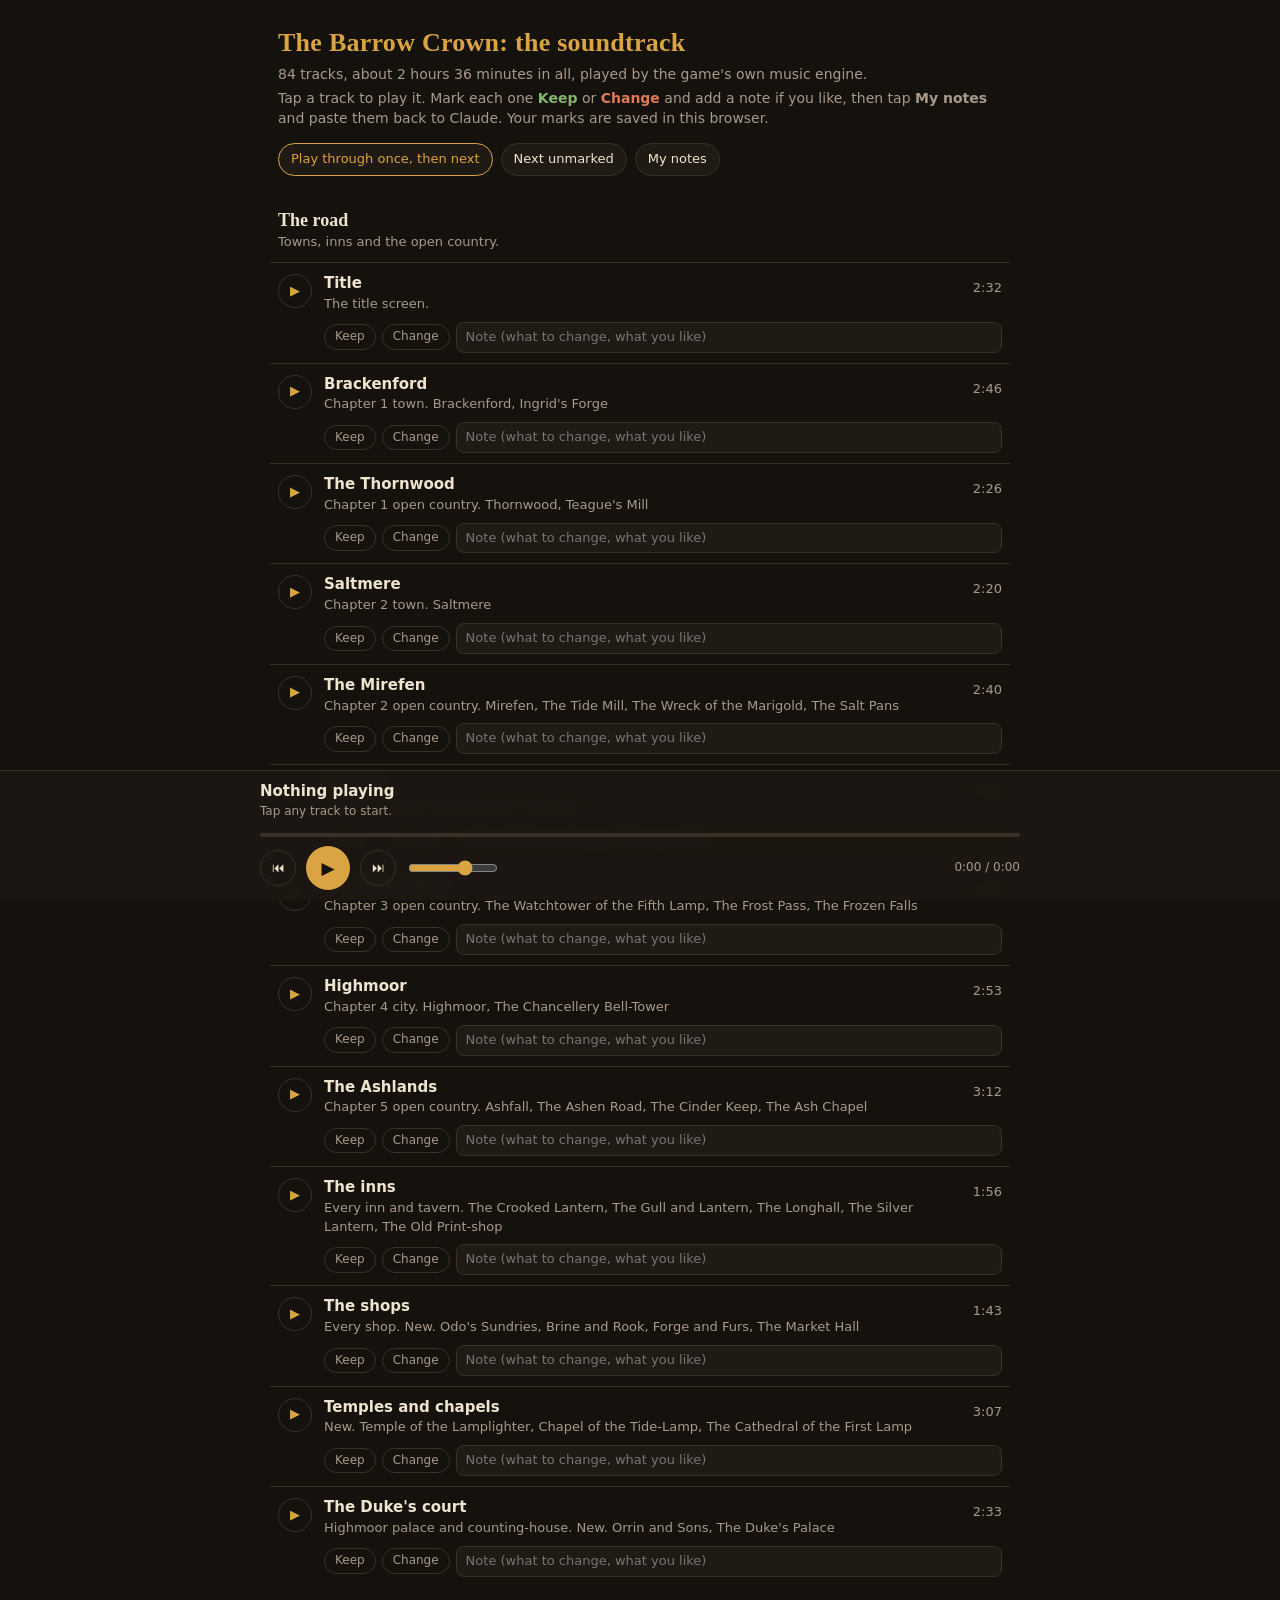
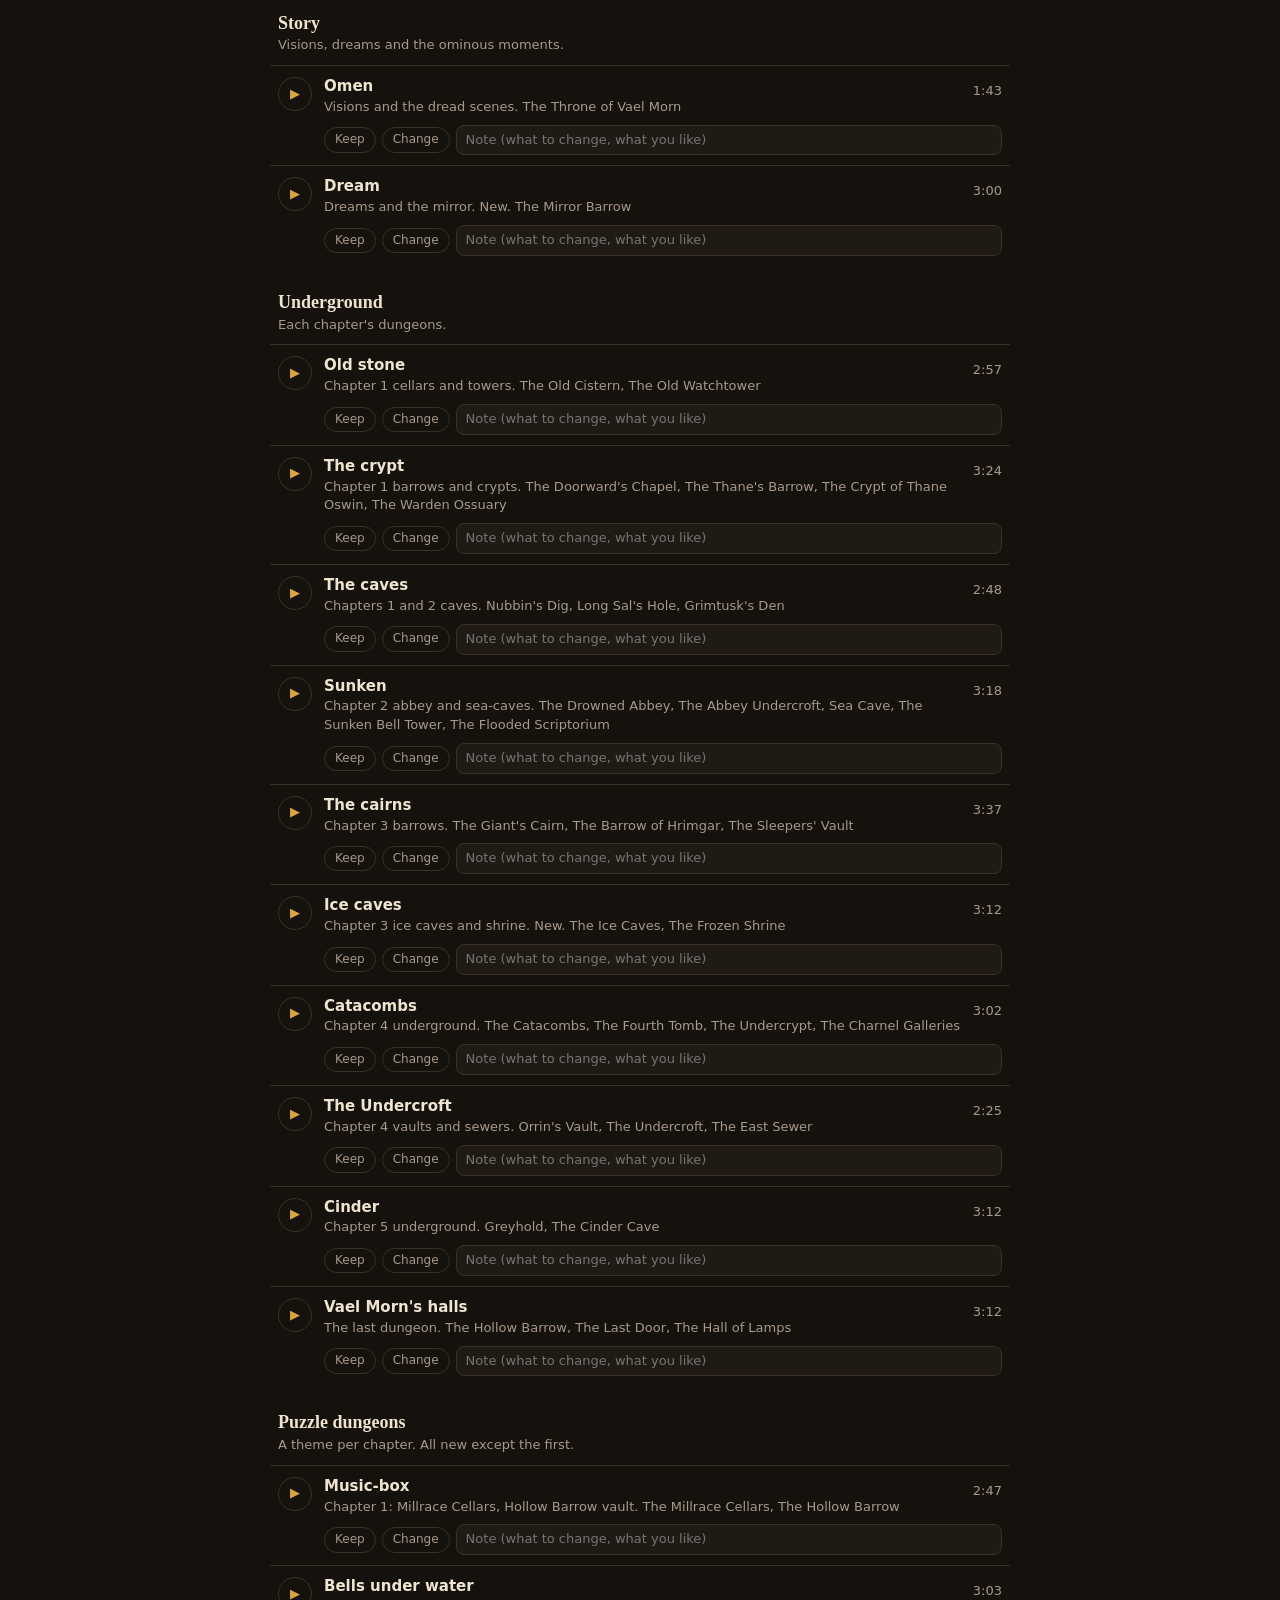
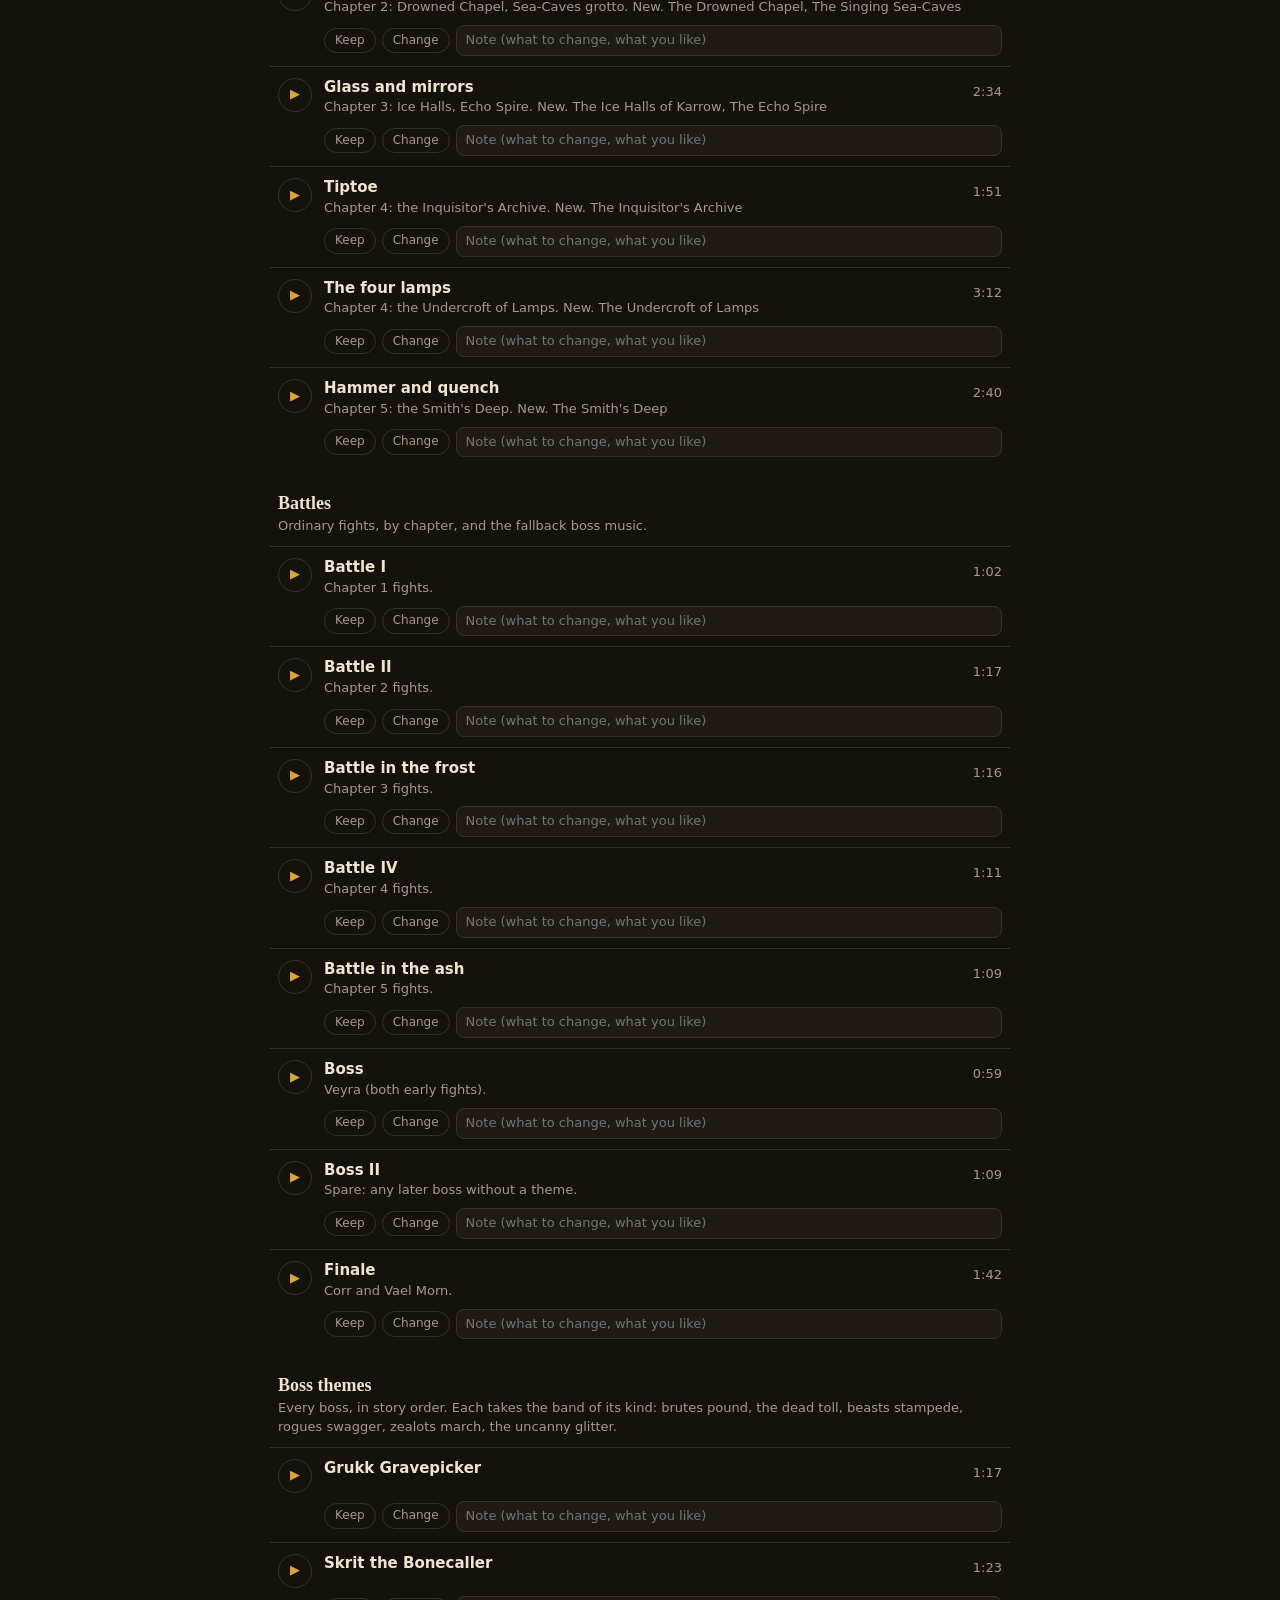
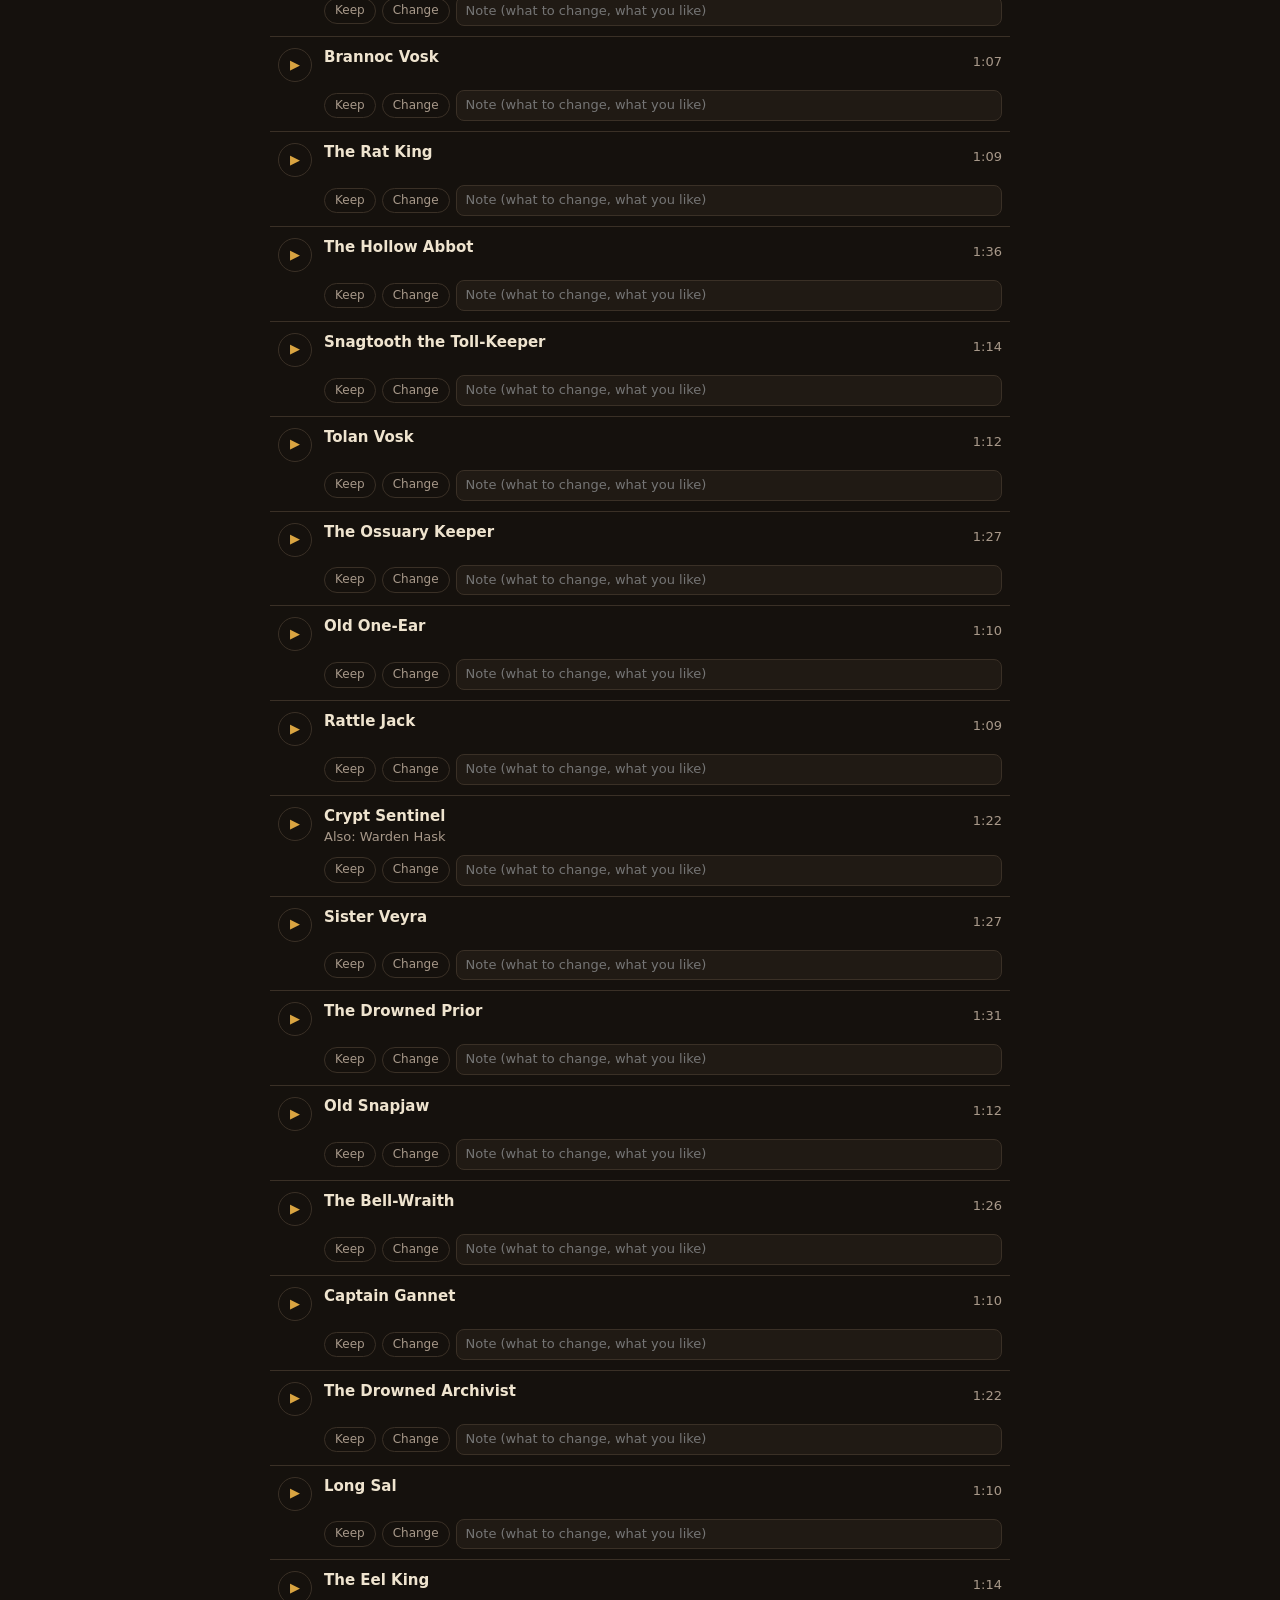
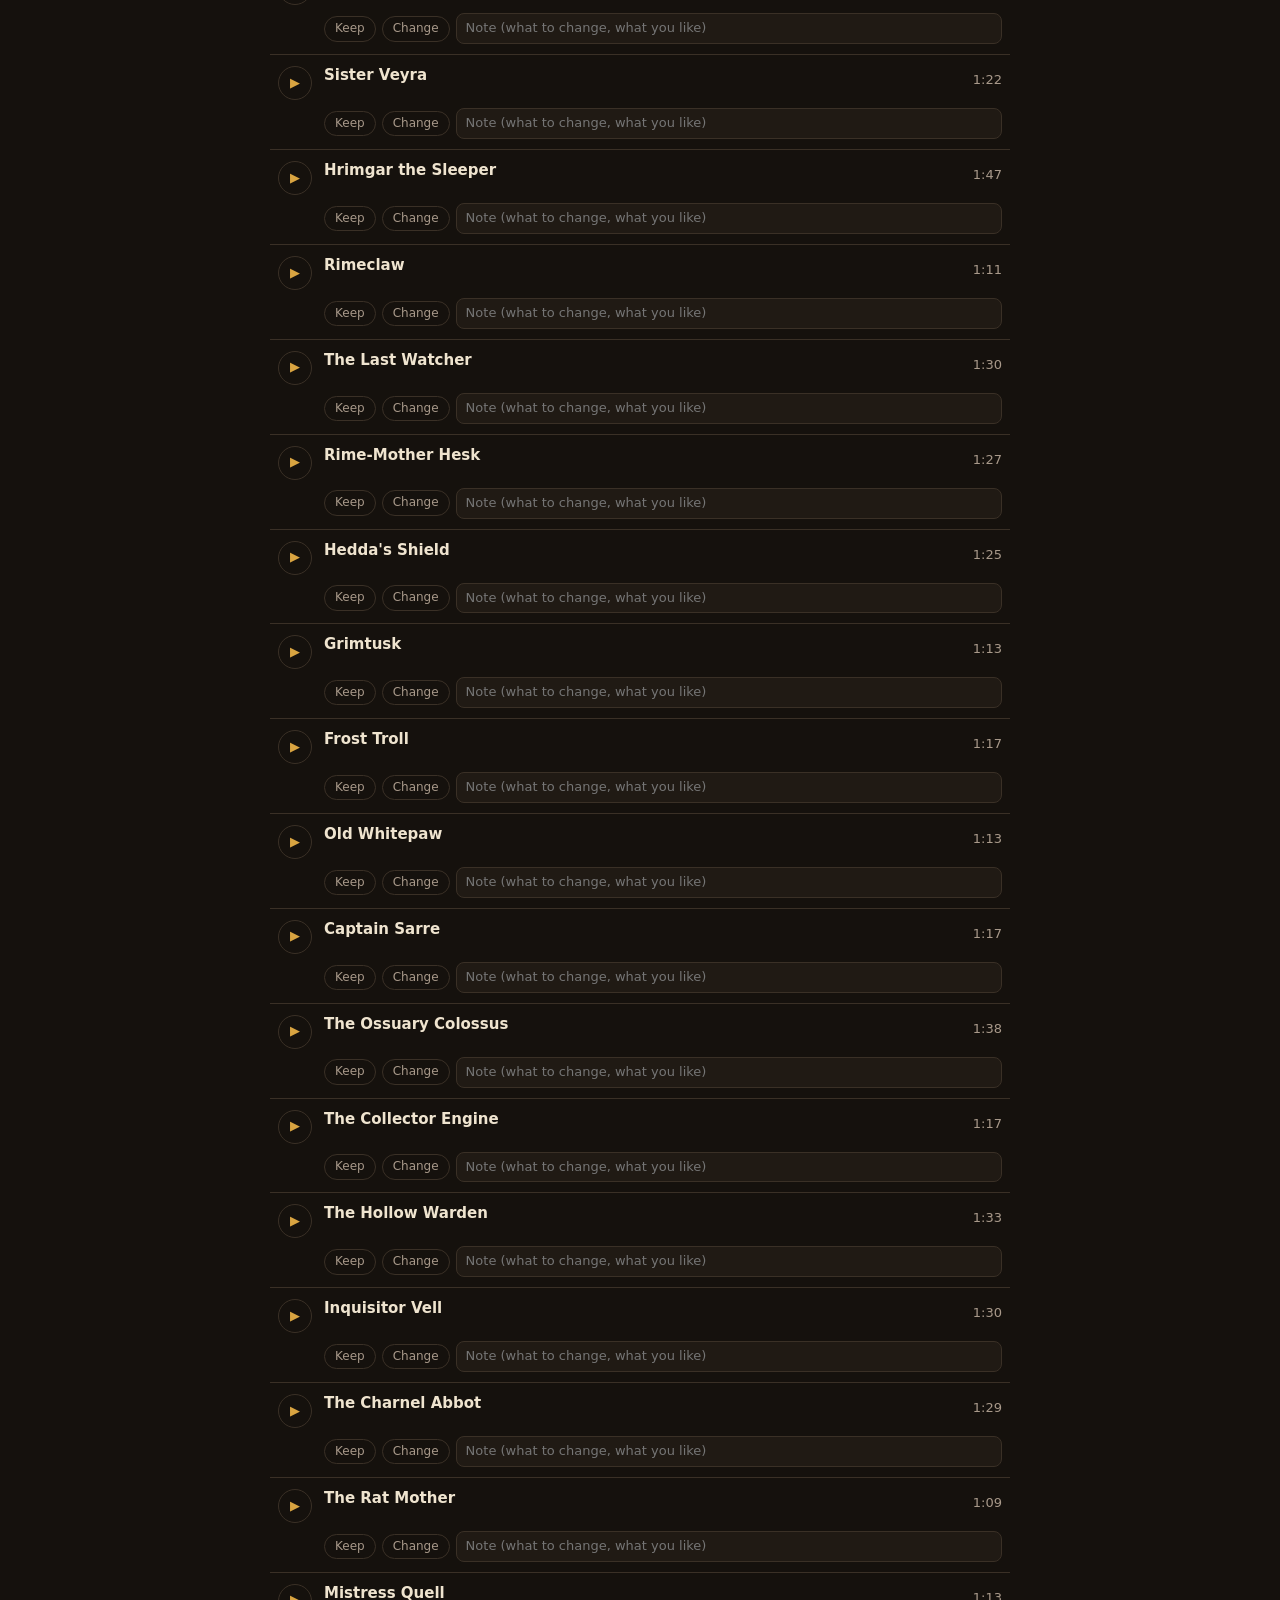
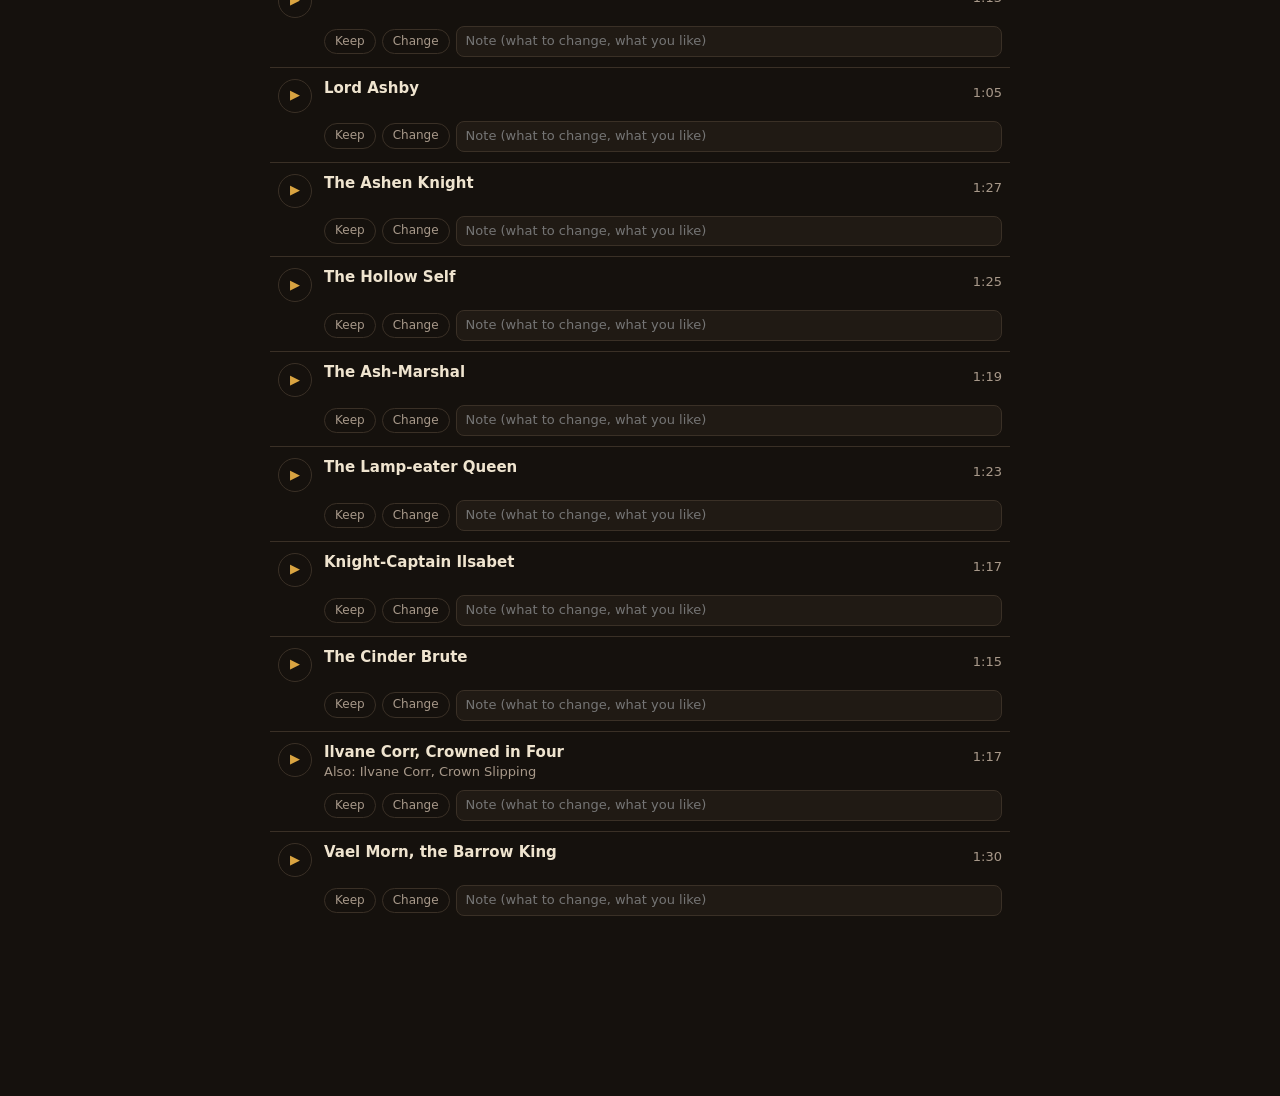
<file: playlist/index.html>
<!DOCTYPE html>
<html lang="en">
<head>
<meta charset="utf-8">
<meta name="viewport" content="width=device-width, initial-scale=1">
<title>The Barrow Crown: soundtrack</title>
<style>
  :root { --bg: #15110d; --panel: #201a14; --line: #3a3026; --ink: #efe4cf; --muted: #a8998a; --gold: #d9a441; --keep: #86b56f; --change: #e07b55; }
  * { box-sizing: border-box; }
  html, body { margin: 0; background: var(--bg); color: var(--ink); font: 15px/1.45 system-ui, -apple-system, "Segoe UI", sans-serif; }
  header { padding: 28px 18px 8px; max-width: 760px; margin: 0 auto; }
  h1 { font: 600 26px/1.15 Georgia, "Iowan Old Style", serif; margin: 0 0 6px; color: var(--gold); letter-spacing: .01em; }
  header p { margin: 4px 0; color: var(--muted); font-size: 14px; }
  .tools { display: flex; gap: 8px; flex-wrap: wrap; margin: 14px 0 0; }
  button { font: inherit; color: inherit; background: none; border: 0; cursor: pointer; }
  .pill { border: 1px solid var(--line); border-radius: 999px; padding: 6px 12px; font-size: 13px; background: var(--panel); }
  .pill:hover { border-color: var(--gold); }
  .pill.on { border-color: var(--gold); color: var(--gold); }
  main { max-width: 760px; margin: 0 auto; padding: 0 10px 170px; }
  h2 { font: 600 18px/1.2 Georgia, serif; margin: 26px 8px 2px; color: var(--ink); }
  .gnote { margin: 0 8px 10px; color: var(--muted); font-size: 13px; }
  .row { border-top: 1px solid var(--line); padding: 10px 8px; display: grid; grid-template-columns: 36px 1fr auto; gap: 4px 10px; align-items: start; }
  .row.playing { background: linear-gradient(90deg, rgba(217,164,65,.12), transparent 70%); }
  .play { width: 34px; height: 34px; border-radius: 50%; border: 1px solid var(--line); display: grid; place-items: center; font-size: 13px; color: var(--gold); margin-top: 1px; }
  .row.playing .play { background: var(--gold); color: var(--bg); border-color: var(--gold); }
  .t { font-weight: 600; cursor: pointer; }
  .w { color: var(--muted); font-size: 13px; }
  .len { color: var(--muted); font-size: 13px; font-variant-numeric: tabular-nums; padding-top: 6px; }
  .verdict { grid-column: 2 / 4; display: flex; gap: 6px; align-items: center; flex-wrap: wrap; margin-top: 4px; }
  .v { border: 1px solid var(--line); border-radius: 999px; padding: 3px 10px; font-size: 12px; color: var(--muted); }
  .v.keep.on { border-color: var(--keep); color: var(--keep); }
  .v.change.on { border-color: var(--change); color: var(--change); }
  .note { flex: 1 1 200px; min-width: 0; background: var(--panel); border: 1px solid var(--line); color: var(--ink); border-radius: 8px; padding: 5px 9px; font: inherit; font-size: 13px; }
  .note:focus { outline: none; border-color: var(--gold); }
  #bar { position: fixed; left: 0; right: 0; bottom: 0; background: rgba(28,23,18,.97); border-top: 1px solid var(--line); padding: 10px 14px calc(10px + env(safe-area-inset-bottom)); backdrop-filter: blur(6px); }
  #bar .in { max-width: 760px; margin: 0 auto; }
  #now { font-weight: 600; white-space: nowrap; overflow: hidden; text-overflow: ellipsis; }
  #nowwhere { color: var(--muted); font-size: 12px; white-space: nowrap; overflow: hidden; text-overflow: ellipsis; }
  #prog { height: 18px; margin: 6px 0 2px; position: relative; cursor: pointer; }
  #prog::before { content: ''; position: absolute; left: 0; right: 0; top: 7px; height: 4px; background: var(--line); border-radius: 2px; }
  #fill { position: absolute; left: 0; top: 7px; height: 4px; background: var(--gold); border-radius: 2px; width: 0; }
  .ctl { display: flex; align-items: center; gap: 10px; }
  .ctl .big { width: 44px; height: 44px; border-radius: 50%; background: var(--gold); color: var(--bg); font-size: 17px; }
  .ctl .sm { width: 36px; height: 36px; border-radius: 50%; border: 1px solid var(--line); font-size: 13px; }
  #time { font-size: 12px; color: var(--muted); font-variant-numeric: tabular-nums; margin-left: auto; }
  #vol { width: 90px; accent-color: var(--gold); }
  #notesPanel { display: none; position: fixed; inset: 0; background: rgba(10,8,6,.85); z-index: 5; padding: 20px; }
  #notesPanel .box { max-width: 640px; margin: 5vh auto 0; background: var(--panel); border: 1px solid var(--line); border-radius: 12px; padding: 16px; }
  #notesPanel textarea { width: 100%; height: 50vh; background: var(--bg); color: var(--ink); border: 1px solid var(--line); border-radius: 8px; padding: 10px; font: 13px/1.45 ui-monospace, Menlo, monospace; }
  #notesPanel h3 { margin: 0 0 6px; font: 600 18px Georgia, serif; color: var(--gold); }
  #notesPanel p { color: var(--muted); font-size: 13px; margin: 0 0 10px; }
  .row .len .tick { color: var(--keep); }
  @media (max-width: 520px) { #vol { display: none; } h1 { font-size: 23px; } }
</style>
</head>
<body>
<header>
  <h1>The Barrow Crown: the soundtrack</h1>
  <p>84 tracks, about 2 hours 36 minutes in all, played by the game's own music engine.</p>
  <p>Tap a track to play it. Mark each one <b style="color:var(--keep)">Keep</b> or <b style="color:var(--change)">Change</b> and add a note if you like, then tap <b>My notes</b> and paste them back to Claude. Your marks are saved in this browser.</p>
  <div class="tools">
    <button class="pill on" id="once" title="Each track plays through once, then the next one starts">Play through once, then next</button>
    <button class="pill" id="unmarked">Next unmarked</button>
    <button class="pill" id="mynotes">My notes</button>
  </div>
</header>
<main id="list"></main>
<div id="bar"><div class="in">
  <div id="now">Nothing playing</div><div id="nowwhere">Tap any track to start.</div>
  <div id="prog" title="Jump to here (to the nearest bar)"><div id="fill"></div></div>
  <div class="ctl">
    <button class="sm" id="prev" aria-label="Previous">&#9198;</button>
    <button class="big" id="pp" aria-label="Play or pause">&#9654;</button>
    <button class="sm" id="next" aria-label="Next">&#9197;</button>
    <input type="range" id="vol" min="1" max="10" value="7" aria-label="Volume">
    <span id="time">0:00 / 0:00</span>
  </div>
</div></div>
<div id="notesPanel"><div class="box">
  <h3>My notes</h3>
  <p>Copy this and paste it to Claude.</p>
  <textarea id="notesText" readonly></textarea>
  <div class="tools"><button class="pill on" id="copy">Copy</button><button class="pill" id="closeNotes">Close</button><button class="pill" id="clear">Clear all marks</button></div>
</div></div>
<script>
const MUSIC = {"harbor":{"bpm":96,"verb":null,"voices":[{"type":"triangle","vol":0.2,"notes":"D4:3 F4:1 A4:4 | G4:2 F4:2 E4:4 | D4:3 F4:1 A4:2 C5:2 | Bb4:4 A4:4 | G4:3 Bb4:1 D5:4 | C5:2 A4:2 F4:4 | E4:2 G4:2 F4:2 E4:2 | D4:8 -:128 D4:3 F4:1 A4:4 | G4:2 F4:2 E4:4 | D4:3 F4:1 A4:2 C5:2 | Bb4:4 A4:4 | G4:3 Bb4:1 D5:4 | C5:2 A4:2 F4:4 | E4:2 G4:2 F4:2 E4:2 | D4:8 -:64 -:128"},{"type":"sine","vol":0.22,"notes":"D3:8 | C3:8 | D3:8 | G2:8 | G2:8 | F2:8 | A2:8 | D3:8 -:128 D3:8 | C3:8 | D3:8 | G2:8 | G2:8 | F2:8 | A2:8 | D3:8 -:64 -:128"},{"type":"sine","vol":0.035,"attack":0.4,"release":0.5,"pan":-0.3,"notes":"D3:8 C4:8 D3:8 G3:16 F3:8 A3:8 D3:8 -:128 D3:8 C4:8 D3:8 G3:16 F3:8 A3:8 D3:8 D3:16 G3:16 Bb3:16 A3:16 -:128"},{"type":"sine","vol":0.03,"attack":0.4,"release":0.5,"pan":0.3,"notes":"F3:8 E4:8 F3:8 Bb3:16 A3:8 C4:8 F3:8 -:128 F3:8 E4:8 F3:8 Bb3:16 A3:8 C4:8 F3:8 F3:16 Bb3:16 D4:16 C4:16 -:128"},{"type":"triangle","vol":0.03,"attack":0.4,"release":0.5,"notes":"A3:8 G4:8 A3:8 D4:16 C4:8 E4:8 A3:8 -:128 A3:8 G4:8 A3:8 D4:16 C4:8 E4:8 A3:8 A3:16 D4:16 F4:16 E4:16 -:128"},{"type":"square","vol":0.05,"vib":0.006,"notes":"-:64 Bb4:1 C5:1 E5:2 F5:4 F5:2 F5:2 F5:4 C5:1 D5:1 F5:2 F5:4 E5:2 E5:6 C5:1 D5:1 F5:2 F5:4 F5:2 F5:2 F5:4 F5:2 D5:2 C5:4 E5:4 D5:4 D5:2 Bb4:1 C5:1 D5:4 D5:2 F5:2 D5:2 Bb4:2 E5:2 C5:1 D5:1 E5:4 E5:2 E5:6 D5:2 Bb4:1 C5:1 D5:4 D5:2 F5:2 D5:2 Bb4:2 A4:3 G4:1 F4:4 F4:2 E4:2 D4:4 -:64 -:64 Bb4:2 C5:2 E5:1 D5:1 F5:2 D5:2 C5:1 Bb4:1 G4:1 F4:1 A4:2 A4:2 Bb4:2 D5:1 C5:1 E5:2 F5:6 D5:2 Bb4:2 C5:2 E5:1 D5:1 F5:2 D5:2 C5:1 Bb4:1 G4:1 F4:1 A4:2 G4:2 E4:1 F4:1 G4:2 Bb4:2 F5:3 E5:1 D5:4 D5:2 E5:1 F5:1 E5:1 C5:1 A4:2 Bb4:1 A4:1 G4:2 F4:1 E4:1 D4:2 E5:2 F5:1 F5:1 F5:1 D5:1 Bb4:2 C5:4 E5:4 D5:2 E5:1 F5:1 E5:1 C5:1 A4:2 A4:1 G4:1 F4:2 E4:1 D4:1 D4:2 D4:1 E4:1 F4:1 A4:1 A4:4 F5:2 E5:2 D5:4"},{"type":"triangle","vol":0.2,"notes":"-:64 Bb2:8 Bb2:8 C3:8 C3:8 F2:8 F2:8 F2:8 F2:8 G2:8 G2:8 A2:8 A2:8 D2:8 D2:8 D2:8 D2:8 -:64 D2:4 A2:4 D2:4 A2:4 G2:4 D3:4 G2:4 D3:4 Bb2:4 F3:4 Bb2:4 F3:4 A2:4 E3:4 A2:4 E3:4 G2:8 G2:8 D2:8 D2:8 Bb2:8 Bb2:8 C3:8 C3:8 G2:8 G2:8 A2:8 A2:8 D2:8 D2:8 D2:8 D2:8"},{"type":"triangle","vol":0.06,"pan":0.3,"gate":0.6,"notes":"-:64 Bb4:1 D5:1 F5:1 Bb5:1 D6:1 Bb5:1 F5:1 D5:1 Bb4:1 D5:1 F5:1 Bb5:1 D6:1 Bb5:1 F5:1 D5:1 C5:1 E5:1 G5:1 C6:1 E6:1 C6:1 G5:1 E5:1 C5:1 E5:1 G5:1 C6:1 E6:1 C6:1 G5:1 E5:1 F4:1 A4:1 C5:1 F5:1 A5:1 F5:1 C5:1 A4:1 F4:1 A4:1 C5:1 F5:1 A5:1 F5:1 C5:1 A4:1 F4:1 A4:1 C5:1 F5:1 A5:1 F5:1 C5:1 A4:1 F4:1 A4:1 C5:1 F5:1 A5:1 F5:1 C5:1 A4:1 G4:1 Bb4:1 D5:1 G5:1 Bb5:1 G5:1 D5:1 Bb4:1 G4:1 Bb4:1 D5:1 G5:1 Bb5:1 G5:1 D5:1 Bb4:1 A4:1 C5:1 E5:1 A5:1 C6:1 A5:1 E5:1 C5:1 A4:1 C5:1 E5:1 A5:1 C6:1 A5:1 E5:1 C5:1 D4:1 F4:1 A4:1 D5:1 F5:1 D5:1 A4:1 F4:1 D4:1 F4:1 A4:1 D5:1 F5:1 D5:1 A4:1 F4:1 D4:1 F4:1 A4:1 D5:1 F5:1 D5:1 A4:1 F4:1 D4:1 F4:1 A4:1 D5:1 F5:1 D5:1 A4:1 F4:1 -:64 D4:1 -:1 A4:1 -:1 D5:1 -:1 A4:1 -:1 D4:1 -:1 A4:1 -:1 D5:1 -:1 A4:1 -:1 G4:1 -:1 D5:1 -:1 G5:1 -:1 D5:1 -:1 G4:1 -:1 D5:1 -:1 G5:1 -:1 D5:1 -:1 Bb4:1 -:1 F5:1 -:1 Bb5:1 -:1 F5:1 -:1 Bb4:1 -:1 F5:1 -:1 Bb5:1 -:1 F5:1 -:1 A4:1 -:1 E5:1 -:1 A5:1 -:1 E5:1 -:1 A4:1 -:1 E5:1 -:1 A5:1 -:1 E5:1 -:1 -:128"},{"vol":0.045,"drum":"................................................................k.hk.hs.k.hk.hs.k.hk.hs.k.hk.hs.k.hk.hs.k.hk.hs.k.hk.hs.k.hk.hs.k.hk.hs.k.hk.hs.k.hk.hs.k.hk.hs.k.hk.hs.k.hk.hs.k.hk.hs.k.hk.sss................................................................................................................................k.h.s.h.k.h.s.h.k.h.s.h.k.h.s.h.k.h.s.h.k.h.s.h.k.h.s.h.k.h.s.h.k.h.s.h.k.h.s.h.k.h.s.h.k.h.s.h.k.h.s.h.k.h.s.h.k.h.s.h.k.s.ssss"},{"type":"triangle","vol":0.07,"pan":-0.25,"notes":"-:64 -:128 -:64 -:64 Bb3:4 D4:4 Bb3:4 D4:4 F3:4 A3:4 F3:4 A3:4 D4:4 F4:4 D4:4 F4:4 E4:4 G4:4 E4:4 G4:4 Bb3:4 D4:4 Bb3:4 D4:4 C4:4 E4:4 C4:4 E4:4 F3:4 A3:4 F3:4 A3:4 F3:4 A3:4 F3:4 A3:4"}]},"fen":{"bpm":84,"verb":0.3,"voices":[{"type":"square","vol":0.05,"notes":"A3:2 C4:2 E4:4 | D4:2 C4:2 B3:4 | A3:2 C4:2 F4:4 | E4:6 -:2 | A3:2 C4:2 E4:4 | G4:2 F4:2 E4:4 | D4:2 B3:2 C4:2 A3:2 | A3:6 -:2 -:128 -:64 A3:2 C4:2 E4:4 | D4:2 C4:2 B3:4 | A3:2 C4:2 F4:4 | E4:6 -:2 | A3:2 C4:2 E4:4 | G4:2 F4:2 E4:4 | D4:2 B3:2 C4:2 A3:2 | A3:6 -:2 -:128"},{"type":"triangle","vol":0.2,"notes":"A2:8 | G2:8 | F2:8 | E2:8 | A2:8 | C3:8 | E2:8 | A2:8 -:128 -:64 A2:8 | G2:8 | F2:8 | E2:8 | A2:8 | C3:8 | E2:8 | A2:8 -:128"},{"vol":0.048,"drum":"h.......h.......h.......h.......h.......h.......h.......h.......................................................................................................................................................................................................h.......h.......h.......h.......h.......h.......h.......h......................................................................................................................................."},{"type":"triangle","vol":0.15,"vib":0.008,"notes":"-:64 E5:4 C5:2 B4:2 C5:3 D5:1 E5:4 F5:4 D5:2 C5:2 C5:6 B4:2 F5:4 D5:2 C5:2 D5:3 E5:1 F5:4 G5:2 A5:2 B5:4 C6:3 B5:1 A5:4 A5:6 B5:2 C6:4 C6:4 B5:6 C6:2 B5:2 B5:6 A5:6 B5:2 C6:4 C6:4 B5:6 A5:2 B5:6 A5:2 -:64 -:64 E5:4 C5:2 B4:2 C5:3 D5:1 E5:4 F5:4 D5:2 C5:2 C5:6 B4:2 F5:4 D5:2 C5:2 D5:3 E5:1 F5:4 G5:2 A5:2 B5:4 C6:3 B5:1 A5:4 A5:6 B5:2 C6:4 C6:4 B5:6 C6:2 B5:2 B5:6 A5:6 B5:2 C6:4 C6:4 B5:6 A5:2 B5:6 A5:2"},{"type":"sine","vol":0.22,"notes":"-:64 A2:8 A2:8 F3:8 F3:8 D3:8 D3:8 E3:8 E3:8 A2:8 A2:8 G3:8 G3:8 F3:8 F3:8 E3:8 E3:8 A2:8 A2:8 A2:8 A2:8 A2:8 A2:8 A2:8 A2:8 -:64 A2:8 A2:8 F3:8 F3:8 D3:8 D3:8 E3:8 E3:8 A2:8 A2:8 G3:8 G3:8 F3:8 F3:8 E3:8 E3:8"},{"type":"sine","vol":0.06,"pan":0.35,"gate":0.5,"notes":"-:64 A5:1 -:1 E5:1 -:1 C6:1 -:1 C5:1 -:1 A5:1 -:1 E5:1 -:1 C6:1 -:1 C5:1 -:1 F6:1 -:1 C6:1 -:1 A6:1 -:1 A5:1 -:1 F6:1 -:1 C6:1 -:1 A6:1 -:1 A5:1 -:1 D6:1 -:1 A5:1 -:1 F6:1 -:1 F5:1 -:1 D6:1 -:1 A5:1 -:1 F6:1 -:1 F5:1 -:1 E6:1 -:1 B5:1 -:1 G6:1 -:1 G5:1 -:1 E6:1 -:1 B5:1 -:1 G6:1 -:1 G5:1 -:1 A5:1 -:1 E5:1 -:1 C6:1 -:1 C5:1 -:1 A5:1 -:1 E5:1 -:1 C6:1 -:1 C5:1 -:1 G6:1 -:1 D6:1 -:1 B6:1 -:1 B5:1 -:1 G6:1 -:1 D6:1 -:1 B6:1 -:1 B5:1 -:1 F6:1 -:1 C6:1 -:1 A6:1 -:1 A5:1 -:1 F6:1 -:1 C6:1 -:1 A6:1 -:1 A5:1 -:1 E6:1 -:1 B5:1 -:1 G6:1 -:1 G5:1 -:1 E6:1 -:1 B5:1 -:1 G6:1 -:1 G5:1 -:1 D5:1 -:1 A5:1 -:1 D6:1 -:1 A5:1 -:1 D5:1 -:1 A5:1 -:1 D6:1 -:1 A5:1 -:1 A4:1 -:1 E5:1 -:1 A5:1 -:1 E5:1 -:1 A4:1 -:1 E5:1 -:1 A5:1 -:1 E5:1 -:1 F5:1 -:1 C6:1 -:1 F6:1 -:1 C6:1 -:1 F5:1 -:1 C6:1 -:1 F6:1 -:1 C6:1 -:1 E5:1 -:1 B5:1 -:1 E6:1 -:1 B5:1 -:1 E5:1 -:1 B5:1 -:1 E6:1 -:1 B5:1 -:1 -:64 A5:1 -:1 E5:1 -:1 C6:1 -:1 C5:1 -:1 A5:1 -:1 E5:1 -:1 C6:1 -:1 C5:1 -:1 F6:1 -:1 C6:1 -:1 A6:1 -:1 A5:1 -:1 F6:1 -:1 C6:1 -:1 A6:1 -:1 A5:1 -:1 D6:1 -:1 A5:1 -:1 F6:1 -:1 F5:1 -:1 D6:1 -:1 A5:1 -:1 F6:1 -:1 F5:1 -:1 E6:1 -:1 B5:1 -:1 G6:1 -:1 G5:1 -:1 E6:1 -:1 B5:1 -:1 G6:1 -:1 G5:1 -:1 A5:1 -:1 E5:1 -:1 C6:1 -:1 C5:1 -:1 A5:1 -:1 E5:1 -:1 C6:1 -:1 C5:1 -:1 G6:1 -:1 D6:1 -:1 B6:1 -:1 B5:1 -:1 G6:1 -:1 D6:1 -:1 B6:1 -:1 B5:1 -:1 F6:1 -:1 C6:1 -:1 A6:1 -:1 A5:1 -:1 F6:1 -:1 C6:1 -:1 A6:1 -:1 A5:1 -:1 E6:1 -:1 B5:1 -:1 G6:1 -:1 G5:1 -:1 E6:1 -:1 B5:1 -:1 G6:1 -:1 G5:1 -:1"},{"type":"sine","vol":0.04,"attack":0.8,"release":1,"notes":"-:64 A3:16 F4:16 D4:16 E4:16 A3:16 G4:16 F4:16 E4:16 D4:16 A3:16 F4:16 E4:16 -:64 A3:16 F4:16 D4:16 E4:16 A3:16 G4:16 F4:16 E4:16"},{"type":"sine","vol":0.035,"attack":0.8,"release":1,"pan":-0.3,"notes":"-:64 C4:16 A4:16 F4:16 G4:16 C4:16 B4:16 A4:16 G4:16 F4:16 C4:16 A4:16 G4:16 -:64 C4:16 A4:16 F4:16 G4:16 C4:16 B4:16 A4:16 G4:16"},{"type":"triangle","vol":0.03,"attack":0.8,"release":1,"pan":0.3,"notes":"-:64 E4:16 C5:16 A4:16 B4:16 E4:16 D5:16 C5:16 B4:16 A4:16 E4:16 C5:16 B4:16 -:64 E4:16 C5:16 A4:16 B4:16 E4:16 D5:16 C5:16 B4:16"},{"vol":0.05,"drum":"................................................................................................................................................................................................t.......t.......t.......t.......t.......t.......t.......t......................................................................................................................................................................................................."}]},"hold":{"bpm":88,"verb":null,"voices":[{"type":"triangle","vol":0.2,"notes":"E4:2 G4:2 A4:4 | B4:2 A4:2 G4:2 E4:2 | D4:2 E4:2 G4:4 | A4:6 -:2 | E4:2 G4:2 A4:4 | B4:2 D5:2 B4:4 | A4:2 G4:2 E4:2 D4:2 | E4:8 -:128 E4:2 G4:2 A4:4 | B4:2 A4:2 G4:2 E4:2 | D4:2 E4:2 G4:4 | A4:6 -:2 | E4:2 G4:2 A4:4 | B4:2 D5:2 B4:4 | A4:2 G4:2 E4:2 D4:2 | E4:8 -:128 -:128"},{"type":"sine","vol":0.24,"notes":"E2:8 | E2:8 | D2:8 | A2:8 | E2:8 | G2:8 | D2:8 | E2:8 -:128 E2:8 | E2:8 | D2:8 | A2:8 | E2:8 | G2:8 | D2:8 | E2:8 -:128 -:128"},{"vol":0.04000000000000001,"drum":"h...h...h...h...h...h...h...h...h...h...h...h...h...h...h...h...................................................................................................................................h...h...h...h...h...h...h...h...h...h...h...h...h...h...h...h..................................................................................................................................................................................................................................................................."},{"type":"square","vol":0.05,"vib":0.006,"notes":"-:64 B4:2 D5:2 F#5:2 G5:2 G5:1 E5:1 F#5:2 G5:4 C#5:2 E5:2 G5:2 G5:2 E5:6 C#5:2 A4:2 C#5:2 E5:2 F#5:2 F#5:1 D5:1 E5:2 F#5:4 G5:3 F#5:1 G5:2 E5:2 G5:2 F#5:2 E5:4 E5:3 F#5:1 G5:4 G5:2 G5:1 E5:1 E5:4 F#5:3 G5:1 G5:4 F#5:4 F#5:4 E5:3 F#5:1 G5:4 E5:2 E5:1 C#5:1 C#5:4 B4:1 A4:1 B4:2 B4:4 G5:3 F#5:1 E5:4 -:64 C#5:3 B4:1 A4:4 A4:8 B4:3 A4:1 G4:4 G4:4 B4:4 D5:3 C#5:1 B4:4 A4:8 A4:8 G4:2 F#4:2 E4:4 E4:2 G4:2 B4:4 B4:4 C#5:2 D5:2 F#4:2 A4:2 C#5:4 D5:4 F#5:4 F#4:2 A4:2 C#5:4 B4:4 C#5:2 D5:2 E5:3 G5:1 G5:4 G5:2 F#5:2 E5:4 B4:2 D5:2 F#5:2 G5:2 G5:1 E5:1 F#5:2 G5:4 C#5:2 E5:2 G5:2 G5:2 E5:6 C#5:2 A4:2 C#5:2 E5:2 F#5:2 F#5:1 D5:1 E5:2 F#5:4 G5:3 F#5:1 G5:2 E5:2 G5:2 F#5:2 E5:4 E5:3 F#5:1 G5:4 G5:2 G5:1 E5:1 E5:4 F#5:3 G5:1 G5:4 F#5:4 F#5:4 E5:3 F#5:1 G5:4 E5:2 E5:1 C#5:1 C#5:4 B4:1 A4:1 B4:2 B4:4 G5:3 F#5:1 E5:4"},{"type":"triangle","vol":0.2,"notes":"-:64 E2:2 E2:2 E2:2 E2:2 E2:2 E2:2 E2:2 E2:2 A2:2 A2:2 A2:2 A2:2 A2:2 A2:2 A2:2 A2:2 D3:2 D3:2 D3:2 D3:2 D3:2 D3:2 D3:2 D3:2 E2:2 E2:2 E2:2 E2:2 E2:2 E2:2 E2:2 E2:2 C#3:2 C#3:2 C#3:2 C#3:2 C#3:2 C#3:2 C#3:2 C#3:2 D3:2 D3:2 D3:2 D3:2 D3:2 D3:2 D3:2 D3:2 A2:2 A2:2 A2:2 A2:2 A2:2 A2:2 A2:2 A2:2 E2:2 E2:2 E2:2 E2:2 E2:2 E2:2 E2:2 E2:2 -:64 A2:8 A2:8 E2:8 E2:8 D3:8 D3:8 A2:8 A2:8 E2:8 E2:8 D3:8 D3:8 B2:8 B2:8 E2:8 E2:8 E2:2 E2:2 E2:2 E2:2 E2:2 E2:2 E2:2 E2:2 A2:2 A2:2 A2:2 A2:2 A2:2 A2:2 A2:2 A2:2 D3:2 D3:2 D3:2 D3:2 D3:2 D3:2 D3:2 D3:2 E2:2 E2:2 E2:2 E2:2 E2:2 E2:2 E2:2 E2:2 C#3:2 C#3:2 C#3:2 C#3:2 C#3:2 C#3:2 C#3:2 C#3:2 D3:2 D3:2 D3:2 D3:2 D3:2 D3:2 D3:2 D3:2 A2:2 A2:2 A2:2 A2:2 A2:2 A2:2 A2:2 A2:2 E2:2 E2:2 E2:2 E2:2 E2:2 E2:2 E2:2 E2:2"},{"type":"triangle","vol":0.07,"pan":-0.25,"notes":"-:64 G3:4 B3:4 G3:4 B3:4 C#4:4 E4:4 C#4:4 E4:4 F#4:4 A4:4 F#4:4 A4:4 G3:4 B3:4 G3:4 B3:4 E4:4 G4:4 E4:4 G4:4 F#4:4 A4:4 F#4:4 A4:4 C#4:4 E4:4 C#4:4 E4:4 G3:4 B3:4 G3:4 B3:4 -:64 -:128 G3:4 B3:4 G3:4 B3:4 C#4:4 E4:4 C#4:4 E4:4 F#4:4 A4:4 F#4:4 A4:4 G3:4 B3:4 G3:4 B3:4 E4:4 G4:4 E4:4 G4:4 F#4:4 A4:4 F#4:4 A4:4 C#4:4 E4:4 C#4:4 E4:4 G3:4 B3:4 G3:4 B3:4"},{"vol":0.045,"drum":"................................................................k...s...k...s...k...s...k...s...k...s...k...s...k...s...k...s...k...s...k...s...k...s...k...s...k...s...k...s...k...s...k.s.s.ss................................................................................................................................................................................................k...s...k...s...k...s...k...s...k...s...k...s...k...s...k...s...k...s...k...s...k...s...k...s...k...s...k...s...k...s...k.s.s.ss"},{"type":"triangle","vol":0.06,"pan":0.3,"gate":0.6,"notes":"-:64 -:128 -:64 A4:1 E5:1 C#5:1 E5:1 A4:1 E5:1 C#5:1 E5:1 A4:1 E5:1 C#5:1 E5:1 A4:1 E5:1 C#5:1 E5:1 E4:1 B4:1 G4:1 B4:1 E4:1 B4:1 G4:1 B4:1 E4:1 B4:1 G4:1 B4:1 E4:1 B4:1 G4:1 B4:1 D5:1 A5:1 F#5:1 A5:1 D5:1 A5:1 F#5:1 A5:1 D5:1 A5:1 F#5:1 A5:1 D5:1 A5:1 F#5:1 A5:1 A4:1 E5:1 C#5:1 E5:1 A4:1 E5:1 C#5:1 E5:1 A4:1 E5:1 C#5:1 E5:1 A4:1 E5:1 C#5:1 E5:1 E4:1 B4:1 G4:1 B4:1 E4:1 B4:1 G4:1 B4:1 E4:1 B4:1 G4:1 B4:1 E4:1 B4:1 G4:1 B4:1 D5:1 A5:1 F#5:1 A5:1 D5:1 A5:1 F#5:1 A5:1 D5:1 A5:1 F#5:1 A5:1 D5:1 A5:1 F#5:1 A5:1 B4:1 F#5:1 D5:1 F#5:1 B4:1 F#5:1 D5:1 F#5:1 B4:1 F#5:1 D5:1 F#5:1 B4:1 F#5:1 D5:1 F#5:1 E4:1 B4:1 G4:1 B4:1 E4:1 B4:1 G4:1 B4:1 E4:1 B4:1 G4:1 B4:1 E4:1 B4:1 G4:1 B4:1 -:128"},{"type":"sine","vol":0.035,"attack":0.4,"release":0.5,"pan":-0.3,"notes":"-:64 -:128 -:64 A3:16 E3:16 D4:16 A3:16 E3:16 D4:16 B3:16 E3:16 -:128"},{"type":"sine","vol":0.03,"attack":0.4,"release":0.5,"pan":0.3,"notes":"-:64 -:128 -:64 C#4:16 G3:16 F#4:16 C#4:16 G3:16 F#4:16 D4:16 G3:16 -:128"},{"type":"triangle","vol":0.03,"attack":0.4,"release":0.5,"notes":"-:64 -:128 -:64 E4:16 B3:16 A4:16 E4:16 B3:16 A4:16 F#4:16 B3:16 -:128"}]},"frost":{"bpm":72,"verb":0.32,"voices":[{"type":"sine","vol":0.16,"notes":"B4:4 -:2 F#4:2 | G4:4 E4:4 | D4:4 -:2 E4:2 | F#4:8 | B4:4 -:2 A4:2 | G4:4 F#4:4 | E4:4 D4:2 C#4:2 | B3:8 -:128 B4:4 -:2 F#4:2 | G4:4 E4:4 | D4:4 -:2 E4:2 | F#4:8 | B4:4 -:2 A4:2 | G4:4 F#4:4 | E4:4 D4:2 C#4:2 | B3:8 -:128 -:128"},{"type":"triangle","vol":0.18,"notes":"B2:8 | E2:8 | G2:8 | F#2:8 | B2:8 | E2:8 | A2:8 | B2:8 -:128 B2:8 | E2:8 | G2:8 | F#2:8 | B2:8 | E2:8 | A2:8 | B2:8 -:128 -:128"},{"type":"triangle","vol":0.15,"vib":0.008,"notes":"-:64 G5:4 G5:4 G5:2 A5:2 B5:4 A5:4 A5:4 A5:6 B5:2 A5:4 A5:4 A5:2 B5:2 C#6:4 D6:4 C#6:2 B5:2 C#6:4 B5:4 B5:8 B5:2 B5:6 B5:8 B5:2 B5:6 C#6:8 C#6:2 C#6:6 D6:8 C#6:6 B5:2 -:64 -:128 G5:4 G5:4 G5:2 A5:2 B5:4 A5:4 A5:4 A5:6 B5:2 A5:4 A5:4 A5:2 B5:2 C#6:4 D6:4 C#6:2 B5:2 C#6:4 B5:4 B5:8 B5:2 B5:6 B5:8 B5:2 B5:6 C#6:8 C#6:2 C#6:6 D6:8 C#6:6 B5:2"},{"type":"sine","vol":0.22,"notes":"-:64 G3:8 G3:8 D3:8 D3:8 A3:8 A3:8 B2:8 B2:8 E3:8 E3:8 G3:8 G3:8 F#3:8 F#3:8 B2:8 B2:8 -:64 B2:4 F#3:4 B2:4 F#3:4 A3:4 E4:4 A3:4 E4:4 G3:4 D4:4 G3:4 D4:4 A3:4 E4:4 A3:4 E4:4 B2:4 F#3:4 B2:4 F#3:4 A3:4 E4:4 A3:4 E4:4 G3:4 D4:4 G3:4 D4:4 A3:4 E4:4 A3:4 E4:4 G3:8 G3:8 D3:8 D3:8 A3:8 A3:8 B2:8 B2:8 E3:8 E3:8 G3:8 G3:8 F#3:8 F#3:8 B2:8 B2:8"},{"type":"sine","vol":0.06,"pan":0.35,"gate":0.5,"notes":"-:64 G6:1 -:1 D6:1 -:1 B6:1 -:1 B5:1 -:1 G6:1 -:1 D6:1 -:1 B6:1 -:1 B5:1 -:1 D6:1 -:1 A5:1 -:1 F#6:1 -:1 F#5:1 -:1 D6:1 -:1 A5:1 -:1 F#6:1 -:1 F#5:1 -:1 A6:1 -:1 E6:1 -:1 C#7:1 -:1 C#6:1 -:1 A6:1 -:1 E6:1 -:1 C#7:1 -:1 C#6:1 -:1 B5:1 -:1 F#5:1 -:1 D6:1 -:1 D5:1 -:1 B5:1 -:1 F#5:1 -:1 D6:1 -:1 D5:1 -:1 E6:1 -:1 B5:1 -:1 G6:1 -:1 G5:1 -:1 E6:1 -:1 B5:1 -:1 G6:1 -:1 G5:1 -:1 G6:1 -:1 D6:1 -:1 B6:1 -:1 B5:1 -:1 G6:1 -:1 D6:1 -:1 B6:1 -:1 B5:1 -:1 F#6:1 -:1 C#6:1 -:1 A6:1 -:1 A5:1 -:1 F#6:1 -:1 C#6:1 -:1 A6:1 -:1 A5:1 -:1 B5:1 -:1 F#5:1 -:1 D6:1 -:1 D5:1 -:1 B5:1 -:1 F#5:1 -:1 D6:1 -:1 D5:1 -:1 -:64 B4:1 D5:1 F#5:1 B5:1 D6:1 B5:1 F#5:1 D5:1 B4:1 D5:1 F#5:1 B5:1 D6:1 B5:1 F#5:1 D5:1 A5:1 C#6:1 E6:1 A6:1 C#7:1 A6:1 E6:1 C#6:1 A5:1 C#6:1 E6:1 A6:1 C#7:1 A6:1 E6:1 C#6:1 G5:1 B5:1 D6:1 G6:1 B6:1 G6:1 D6:1 B5:1 G5:1 B5:1 D6:1 G6:1 B6:1 G6:1 D6:1 B5:1 A5:1 C#6:1 E6:1 A6:1 C#7:1 A6:1 E6:1 C#6:1 A5:1 C#6:1 E6:1 A6:1 C#7:1 A6:1 E6:1 C#6:1 B4:1 D5:1 F#5:1 B5:1 D6:1 B5:1 F#5:1 D5:1 B4:1 D5:1 F#5:1 B5:1 D6:1 B5:1 F#5:1 D5:1 A5:1 C#6:1 E6:1 A6:1 C#7:1 A6:1 E6:1 C#6:1 A5:1 C#6:1 E6:1 A6:1 C#7:1 A6:1 E6:1 C#6:1 G5:1 B5:1 D6:1 G6:1 B6:1 G6:1 D6:1 B5:1 G5:1 B5:1 D6:1 G6:1 B6:1 G6:1 D6:1 B5:1 A5:1 C#6:1 E6:1 A6:1 C#7:1 A6:1 E6:1 C#6:1 A5:1 C#6:1 E6:1 A6:1 C#7:1 A6:1 E6:1 C#6:1 G6:1 -:1 D6:1 -:1 B6:1 -:1 B5:1 -:1 G6:1 -:1 D6:1 -:1 B6:1 -:1 B5:1 -:1 D6:1 -:1 A5:1 -:1 F#6:1 -:1 F#5:1 -:1 D6:1 -:1 A5:1 -:1 F#6:1 -:1 F#5:1 -:1 A6:1 -:1 E6:1 -:1 C#7:1 -:1 C#6:1 -:1 A6:1 -:1 E6:1 -:1 C#7:1 -:1 C#6:1 -:1 B5:1 -:1 F#5:1 -:1 D6:1 -:1 D5:1 -:1 B5:1 -:1 F#5:1 -:1 D6:1 -:1 D5:1 -:1 E6:1 -:1 B5:1 -:1 G6:1 -:1 G5:1 -:1 E6:1 -:1 B5:1 -:1 G6:1 -:1 G5:1 -:1 G6:1 -:1 D6:1 -:1 B6:1 -:1 B5:1 -:1 G6:1 -:1 D6:1 -:1 B6:1 -:1 B5:1 -:1 F#6:1 -:1 C#6:1 -:1 A6:1 -:1 A5:1 -:1 F#6:1 -:1 C#6:1 -:1 A6:1 -:1 A5:1 -:1 B5:1 -:1 F#5:1 -:1 D6:1 -:1 D5:1 -:1 B5:1 -:1 F#5:1 -:1 D6:1 -:1 D5:1 -:1"},{"type":"sine","vol":0.04,"attack":0.8,"release":1,"notes":"-:64 G4:16 D4:16 A4:16 B3:16 E4:16 G4:16 F#4:16 B3:16 -:64 B3:16 A4:16 G4:16 A4:16 B3:16 A4:16 G4:16 A4:16 G4:16 D4:16 A4:16 B3:16 E4:16 G4:16 F#4:16 B3:16"},{"type":"sine","vol":0.035,"attack":0.8,"release":1,"pan":-0.3,"notes":"-:64 B4:16 F#4:16 C#5:16 D4:16 G4:16 B4:16 A4:16 D4:16 -:64 D4:16 C#5:16 B4:16 C#5:16 D4:16 C#5:16 B4:16 C#5:16 B4:16 F#4:16 C#5:16 D4:16 G4:16 B4:16 A4:16 D4:16"},{"type":"triangle","vol":0.03,"attack":0.8,"release":1,"pan":0.3,"notes":"-:64 D5:16 A4:16 E5:16 F#4:16 B4:16 D5:16 C#5:16 F#4:16 -:64 F#4:16 E5:16 D5:16 E5:16 F#4:16 E5:16 D5:16 E5:16 D5:16 A4:16 E5:16 F#4:16 B4:16 D5:16 C#5:16 F#4:16"}]},"city":{"bpm":100,"verb":null,"voices":[{"type":"square","vol":0.05,"notes":"C5:2 G4:2 E4:2 G4:2 | A4:2 F4:2 C5:4 | B4:2 G4:2 D5:2 B4:2 | C5:6 -:2 | E5:2 D5:2 C5:2 B4:2 | A4:2 C5:2 F4:4 | G4:2 A4:2 B4:2 D5:2 | C5:8 -:128 C5:2 G4:2 E4:2 G4:2 | A4:2 F4:2 C5:4 | B4:2 G4:2 D5:2 B4:2 | C5:6 -:2 | E5:2 D5:2 C5:2 B4:2 | A4:2 C5:2 F4:4 | G4:2 A4:2 B4:2 D5:2 | C5:8 -:128 -:128 -:64"},{"type":"triangle","vol":0.2,"notes":"C3:4 G2:4 | F2:4 A2:4 | G2:4 D3:4 | C3:4 G2:4 | A2:4 E2:4 | F2:4 C3:4 | G2:4 G2:4 | C3:8 -:128 C3:4 G2:4 | F2:4 A2:4 | G2:4 D3:4 | C3:4 G2:4 | A2:4 E2:4 | F2:4 C3:4 | G2:4 G2:4 | C3:8 -:128 -:128 -:64"},{"vol":0.032,"drum":"h...h...h...h...h...h...h...h...h...h...h...h...h...h...h...h...................................................................................................................................h...h...h...h...h...h...h...h...h...h...h...h...h...h...h...h..................................................................................................................................................................................................................................................................................................................................."},{"type":"square","vol":0.055,"detune":6,"notes":"-:64 G4:2 F4:1 G4:1 G4:4 G4:4 E4:2 D4:2 G4:2 F4:1 G4:1 G4:4 G4:6 B4:2 A4:2 G4:1 A4:1 A4:4 A4:4 F4:2 E4:2 D4:1 C4:1 D4:2 D4:4 D4:6 C4:2 C4:3 C4:1 C4:4 C4:2 D4:1 E4:1 E4:4 C4:3 C4:1 C4:4 C4:4 C4:4 D4:3 D4:1 D4:4 D4:2 E4:1 F4:1 F4:4 G4:1 A4:1 B4:2 D5:4 D5:4 C5:4 -:64 A4:4 C5:2 E5:2 E5:4 E5:4 B4:4 D5:2 E5:2 E5:4 E5:4 A4:4 C5:2 E5:2 C5:4 C5:4 C5:4 D5:2 C5:2 E5:3 D5:1 C5:4 D5:4 D5:4 D5:6 B4:2 D5:4 D5:4 D5:2 D5:6 E5:4 E5:4 E5:6 C5:2 C5:2 B4:2 G4:4 E5:2 D5:2 C5:4 G4:2 F4:1 G4:1 G4:4 G4:4 E4:2 D4:2 G4:2 F4:1 G4:1 G4:4 G4:6 B4:2 A4:2 G4:1 A4:1 A4:4 A4:4 F4:2 E4:2 D4:1 C4:1 D4:2 D4:4 D4:6 C4:2 C4:3 C4:1 C4:4 C4:2 D4:1 E4:1 E4:4 C4:3 C4:1 C4:4 C4:4 C4:4 D4:3 D4:1 D4:4 D4:2 E4:1 F4:1 F4:4 G4:1 A4:1 B4:2 D5:4 D5:4 C5:4 -:64"},{"type":"triangle","vol":0.21,"notes":"-:64 C2:2 G2:2 C3:2 G2:2 C2:2 G2:2 C3:2 G2:2 E2:2 B2:2 E3:2 B2:2 E2:2 B2:2 E3:2 B2:2 F2:2 C3:2 F3:2 C3:2 F2:2 C3:2 F3:2 C3:2 G2:2 D3:2 G3:2 D3:2 G2:2 D3:2 G3:2 D3:2 A2:2 E3:2 A3:2 E3:2 A2:2 E3:2 A3:2 E3:2 F2:2 C3:2 F3:2 C3:2 F2:2 C3:2 F3:2 C3:2 D2:2 A2:2 D3:2 A2:2 D2:2 A2:2 D3:2 A2:2 G2:2 D3:2 G3:2 D3:2 G2:2 D3:2 G3:2 D3:2 -:64 A2:4 E3:4 A2:4 E3:4 E2:4 B2:4 E2:4 B2:4 F2:4 C3:4 F2:4 C3:4 C2:4 G2:4 C2:4 G2:4 D2:4 A2:4 D2:4 A2:4 G2:4 D3:4 G2:4 D3:4 C2:4 G2:4 C2:4 G2:4 C2:4 G2:4 C2:4 G2:4 C2:2 G2:2 C3:2 G2:2 C2:2 G2:2 C3:2 G2:2 E2:2 B2:2 E3:2 B2:2 E2:2 B2:2 E3:2 B2:2 F2:2 C3:2 F3:2 C3:2 F2:2 C3:2 F3:2 C3:2 G2:2 D3:2 G3:2 D3:2 G2:2 D3:2 G3:2 D3:2 A2:2 E3:2 A3:2 E3:2 A2:2 E3:2 A3:2 E3:2 F2:2 C3:2 F3:2 C3:2 F2:2 C3:2 F3:2 C3:2 D2:2 A2:2 D3:2 A2:2 D2:2 A2:2 D3:2 A2:2 G2:2 D3:2 G3:2 D3:2 G2:2 D3:2 G3:2 D3:2 F2:8 F2:8 G2:8 G2:8 A2:8 A2:8 G2:8 G2:8"},{"type":"square","vol":0.025,"pan":0.3,"gate":0.5,"notes":"-:64 C4:1 E4:1 G4:1 C5:1 G4:1 E4:1 C4:1 E4:1 C4:1 E4:1 G4:1 C5:1 G4:1 E4:1 C4:1 E4:1 E4:1 G4:1 B4:1 E5:1 B4:1 G4:1 E4:1 G4:1 E4:1 G4:1 B4:1 E5:1 B4:1 G4:1 E4:1 G4:1 F4:1 A4:1 C5:1 F5:1 C5:1 A4:1 F4:1 A4:1 F4:1 A4:1 C5:1 F5:1 C5:1 A4:1 F4:1 A4:1 G4:1 B4:1 D5:1 G5:1 D5:1 B4:1 G4:1 B4:1 G4:1 B4:1 D5:1 G5:1 D5:1 B4:1 G4:1 B4:1 A4:1 C5:1 E5:1 A5:1 E5:1 C5:1 A4:1 C5:1 A4:1 C5:1 E5:1 A5:1 E5:1 C5:1 A4:1 C5:1 F4:1 A4:1 C5:1 F5:1 C5:1 A4:1 F4:1 A4:1 F4:1 A4:1 C5:1 F5:1 C5:1 A4:1 F4:1 A4:1 D4:1 F4:1 A4:1 D5:1 A4:1 F4:1 D4:1 F4:1 D4:1 F4:1 A4:1 D5:1 A4:1 F4:1 D4:1 F4:1 G4:1 B4:1 D5:1 G5:1 D5:1 B4:1 G4:1 B4:1 G4:1 B4:1 D5:1 G5:1 D5:1 B4:1 G4:1 B4:1 -:64 -:128 C4:1 E4:1 G4:1 C5:1 G4:1 E4:1 C4:1 E4:1 C4:1 E4:1 G4:1 C5:1 G4:1 E4:1 C4:1 E4:1 E4:1 G4:1 B4:1 E5:1 B4:1 G4:1 E4:1 G4:1 E4:1 G4:1 B4:1 E5:1 B4:1 G4:1 E4:1 G4:1 F4:1 A4:1 C5:1 F5:1 C5:1 A4:1 F4:1 A4:1 F4:1 A4:1 C5:1 F5:1 C5:1 A4:1 F4:1 A4:1 G4:1 B4:1 D5:1 G5:1 D5:1 B4:1 G4:1 B4:1 G4:1 B4:1 D5:1 G5:1 D5:1 B4:1 G4:1 B4:1 A4:1 C5:1 E5:1 A5:1 E5:1 C5:1 A4:1 C5:1 A4:1 C5:1 E5:1 A5:1 E5:1 C5:1 A4:1 C5:1 F4:1 A4:1 C5:1 F5:1 C5:1 A4:1 F4:1 A4:1 F4:1 A4:1 C5:1 F5:1 C5:1 A4:1 F4:1 A4:1 D4:1 F4:1 A4:1 D5:1 A4:1 F4:1 D4:1 F4:1 D4:1 F4:1 A4:1 D5:1 A4:1 F4:1 D4:1 F4:1 G4:1 B4:1 D5:1 G5:1 D5:1 B4:1 G4:1 B4:1 G4:1 B4:1 D5:1 G5:1 D5:1 B4:1 G4:1 B4:1 F4:1 A4:1 C5:1 F5:1 A5:1 F5:1 C5:1 A4:1 F4:1 A4:1 C5:1 F5:1 A5:1 F5:1 C5:1 A4:1 G4:1 B4:1 D5:1 G5:1 B5:1 G5:1 D5:1 B4:1 G4:1 B4:1 D5:1 G5:1 B5:1 G5:1 D5:1 B4:1 A4:1 C5:1 E5:1 A5:1 C6:1 A5:1 E5:1 C5:1 A4:1 C5:1 E5:1 A5:1 C6:1 A5:1 E5:1 C5:1 G4:1 B4:1 D5:1 G5:1 B5:1 G5:1 D5:1 B4:1 G4:1 B4:1 D5:1 G5:1 B5:1 G5:1 D5:1 B4:1"},{"vol":0.05,"drum":"................................................................k...s...k...s...k...s...k...s...k...s...k...s...k...s...k...s...k...s...k...s...k...s...k...s...k...s...k...s...k...s...k.s.s.ss................................................................................................................................................................................................k...s...k...s...k...s...k...s...k...s...k...s...k...s...k...s...k...s...k...s...k...s...k...s...k...s...k...s...k...s...k.s.s.ssh...h...h...h...h...h...h...h...h...h...h...h...h...h...h...h..."},{"type":"triangle","vol":0.03,"attack":0.2,"release":0.3,"notes":"-:64 -:128 -:64 A3:16 E3:16 F3:16 C3:16 D3:16 G3:16 C3:32 -:128 F3:16 G3:16 A3:16 G3:16"},{"type":"triangle","vol":0.03,"attack":0.2,"release":0.3,"pan":-0.3,"notes":"-:64 -:128 -:64 C4:16 G3:16 A3:16 E3:16 F3:16 B3:16 E3:32 -:128 A3:16 B3:16 C4:16 B3:16"},{"type":"sine","vol":0.03,"attack":0.2,"release":0.3,"pan":0.3,"notes":"-:64 -:128 -:64 E4:16 B3:16 C4:16 G3:16 A3:16 D4:16 G3:32 -:128 C4:16 D4:16 E4:16 D4:16"},{"type":"triangle","vol":0.08,"pan":-0.3,"notes":"-:64 -:128 -:64 C4:4 E4:4 C4:4 E4:4 G3:4 B3:4 G3:4 B3:4 A3:4 C4:4 A3:4 C4:4 E3:4 G3:4 E3:4 G3:4 F3:4 A3:4 F3:4 A3:4 B3:4 D4:4 B3:4 D4:4 E3:4 G3:4 E3:4 G3:4 E3:4 G3:4 E3:4 G3:4 -:128 -:64"}]},"undercroft":{"bpm":66,"verb":0.4,"voices":[{"type":"triangle","vol":0.18,"notes":"D3:4 -:2 F3:2 | E3:4 C#3:4 | D3:4 -:2 A3:2 | G#3:8 | D3:4 -:2 F3:2 | E3:4 G3:4 | F3:2 E3:2 D3:2 C#3:2 | D3:8 -:128 D3:4 -:2 F3:2 | E3:4 C#3:4 | D3:4 -:2 A3:2 | G#3:8 | D3:4 -:2 F3:2 | E3:4 G3:4 | F3:2 E3:2 D3:2 C#3:2 | D3:8 -:64"},{"type":"sine","vol":0.2,"notes":"D2:8 | A1:8 | D2:8 | E2:8 | D2:8 | C2:8 | Bb1:8 | A1:8 -:128 D2:8 | A1:8 | D2:8 | E2:8 | D2:8 | C2:8 | Bb1:8 | A1:8 -:64"},{"type":"triangle","vol":0.14,"vib":0.01,"release":0.3,"notes":"-:64 A3:4 A3:4 A3:2 C#4:2 D4:4 Bb3:4 Bb3:4 Bb3:6 A3:2 Bb3:4 Bb3:4 Bb3:2 D4:2 E4:4 E4:6 F4:2 F4:3 E4:1 D4:4 D4:2 C#4:2 A3:4 A3:3 Bb3:1 D4:4 D4:2 C#4:2 A3:4 Bb3:2 D4:6 E4:2 D4:2 Bb3:4 A3:3 Bb3:1 D4:4 D4:8 F4:3 E4:1 D4:4 -:64 -:64"},{"type":"sine","vol":0.24,"notes":"-:64 D2:8 D2:8 Bb2:8 Bb2:8 E2:8 E2:8 A2:8 A2:8 D2:8 D2:8 G2:8 G2:8 A2:8 A2:8 D2:8 D2:8 -:64 D2:8 D2:8 D2:8 D2:8 D2:8 D2:8 D2:8 D2:8"},{"type":"sine","vol":0.05,"pan":0.4,"gate":0.4,"decay":0.2,"notes":"-:64 D5:1 -:1 A4:1 -:1 F5:1 -:1 F4:1 -:1 D5:1 -:1 A4:1 -:1 F5:1 -:1 F4:1 -:1 Bb5:1 -:1 F5:1 -:1 D6:1 -:1 D5:1 -:1 Bb5:1 -:1 F5:1 -:1 D6:1 -:1 D5:1 -:1 E5:1 -:1 Bb4:1 -:1 G5:1 -:1 G4:1 -:1 E5:1 -:1 Bb4:1 -:1 G5:1 -:1 G4:1 -:1 A5:1 -:1 E5:1 -:1 C#6:1 -:1 C#5:1 -:1 A5:1 -:1 E5:1 -:1 C#6:1 -:1 C#5:1 -:1 D5:1 -:1 A4:1 -:1 F5:1 -:1 F4:1 -:1 D5:1 -:1 A4:1 -:1 F5:1 -:1 F4:1 -:1 G5:1 -:1 D5:1 -:1 Bb5:1 -:1 Bb4:1 -:1 G5:1 -:1 D5:1 -:1 Bb5:1 -:1 Bb4:1 -:1 A5:1 -:1 E5:1 -:1 C#6:1 -:1 C#5:1 -:1 A5:1 -:1 E5:1 -:1 C#6:1 -:1 C#5:1 -:1 D5:1 -:1 A4:1 -:1 F5:1 -:1 F4:1 -:1 D5:1 -:1 A4:1 -:1 F5:1 -:1 F4:1 -:1 -:64 -:64"},{"type":"sawtooth","vol":0.012,"attack":1.2,"release":1.2,"detune":7,"notes":"-:64 D3:16 Bb3:16 E3:16 A3:16 D3:16 G3:16 A3:16 D3:16 -:64 D3:16 C#4:16 Bb3:16 A3:16"},{"type":"sine","vol":0.04,"attack":1,"release":1,"pan":-0.3,"notes":"-:64 F3:16 D4:16 G3:16 C#4:16 F3:16 Bb3:16 C#4:16 F3:16 -:64 F3:16 E4:16 D4:16 C#4:16"},{"type":"triangle","vol":0.03,"attack":1,"release":1,"pan":0.3,"notes":"-:64 A3:16 F4:16 Bb3:16 E4:16 A3:16 D4:16 E4:16 A3:16 -:64 A3:16 G4:16 F4:16 E4:16"},{"vol":0.06,"drum":"................................................................................................................................................................................................................................................................t.......t.......t.......t.......t.......t.......t.......t......."}]},"ashen":{"bpm":60,"verb":0.3,"voices":[{"type":"triangle","vol":0.18,"notes":"A3:4 -:2 C4:2 | B3:4 G#3:4 | A3:4 -:2 E4:2 | D4:8 | C4:4 -:2 B3:2 | A3:4 F3:4 | E3:4 G#3:4 | A3:8 -:128 A3:4 -:2 C4:2 | B3:4 G#3:4 | A3:4 -:2 E4:2 | D4:8 | C4:4 -:2 B3:2 | A3:4 F3:4 | E3:4 G#3:4 | A3:8 -:128"},{"type":"sine","vol":0.22,"notes":"A1:8 | E2:8 | A1:8 | D2:8 | A1:8 | F1:8 | E2:8 | A1:8 -:128 A1:8 | E2:8 | A1:8 | D2:8 | A1:8 | F1:8 | E2:8 | A1:8 -:128"},{"type":"triangle","vol":0.14,"vib":0.01,"release":0.3,"notes":"-:64 E5:6 Ab5:2 A5:3 B5:1 C6:4 F5:6 A5:2 A5:2 C6:6 F5:6 A5:2 A5:3 B5:1 C6:4 B5:8 B5:4 A5:4 A5:4 F5:2 E5:2 E5:3 C5:1 C5:4 A5:4 F5:2 E5:2 F5:2 F5:6 B5:4 Ab5:2 F5:2 E5:3 C5:1 C5:4 C5:8 B4:6 A4:2 -:64 -:128"},{"type":"sine","vol":0.24,"notes":"-:64 A2:8 A2:8 F3:8 F3:8 D3:8 D3:8 E3:8 E3:8 A2:8 A2:8 D3:8 D3:8 E3:8 E3:8 A2:8 A2:8 -:64 A2:8 A2:8 A2:8 A2:8 A2:8 A2:8 A2:8 A2:8 A2:8 A2:8 A2:8 A2:8 A2:8 A2:8 A2:8 A2:8"},{"type":"sawtooth","vol":0.012,"attack":1.2,"release":1.2,"detune":7,"notes":"-:64 A3:16 F4:16 D4:16 E4:16 A3:16 D4:16 E4:16 A3:16 -:64 F4:16 E4:16 D4:16 E4:16 F4:16 E4:16 D4:16 E4:16"},{"type":"sine","vol":0.04,"attack":1,"release":1,"pan":-0.3,"notes":"-:64 C4:16 A4:16 F4:16 Ab4:16 C4:16 F4:16 Ab4:16 C4:16 -:64 A4:16 Ab4:16 F4:16 Ab4:16 A4:16 Ab4:16 F4:16 Ab4:16"},{"type":"triangle","vol":0.03,"attack":1,"release":1,"pan":0.3,"notes":"-:64 E4:16 C5:16 A4:16 B4:16 E4:16 A4:16 B4:16 E4:16 -:64 C5:16 B4:16 A4:16 B4:16 C5:16 B4:16 A4:16 B4:16"},{"vol":0.06,"drum":"................................................................t.......t.......t.......t.......t.......t.......t.......t.......t.......t.......t.......t.......t.......t.......t.......t.......................................................................t...t.t.t...t.t.t...t.t.t...t.t.t...t.t.t...t.t.t...t.t.t...t.t.t...t.t.t...t.t.t...t.t.t...t.t.t...t.t.t...t.t.t...t.t.t...t.t."},{"type":"sine","vol":0.05,"pan":0.4,"gate":0.4,"decay":0.2,"notes":"-:64 -:128 -:64 F5:1 -:1 C6:1 -:1 F6:1 -:1 C6:1 -:1 F5:1 -:1 C6:1 -:1 F6:1 -:1 C6:1 -:1 E5:1 -:1 B5:1 -:1 E6:1 -:1 B5:1 -:1 E5:1 -:1 B5:1 -:1 E6:1 -:1 B5:1 -:1 D5:1 -:1 A5:1 -:1 D6:1 -:1 A5:1 -:1 D5:1 -:1 A5:1 -:1 D6:1 -:1 A5:1 -:1 E5:1 -:1 B5:1 -:1 E6:1 -:1 B5:1 -:1 E5:1 -:1 B5:1 -:1 E6:1 -:1 B5:1 -:1 F5:1 -:1 C6:1 -:1 F6:1 -:1 C6:1 -:1 F5:1 -:1 C6:1 -:1 F6:1 -:1 C6:1 -:1 E5:1 -:1 B5:1 -:1 E6:1 -:1 B5:1 -:1 E5:1 -:1 B5:1 -:1 E6:1 -:1 B5:1 -:1 D5:1 -:1 A5:1 -:1 D6:1 -:1 A5:1 -:1 D5:1 -:1 A5:1 -:1 D6:1 -:1 A5:1 -:1 E5:1 -:1 B5:1 -:1 E6:1 -:1 B5:1 -:1 E5:1 -:1 B5:1 -:1 E6:1 -:1 B5:1 -:1"}]},"finale":{"bpm":132,"verb":0.22,"voices":[{"type":"square","vol":0.06,"notes":"D5:2 A4:2 D5:2 F5:2 | E5:2 C5:2 A4:4 | Bb4:2 D5:2 F5:2 A5:2 | G5:4 E5:4 | F5:2 D5:2 A4:2 D5:2 | C5:2 E5:2 G5:4 | A5:2 G5:2 F5:2 E5:2 | D5:8 -:128 D5:2 A4:2 D5:2 F5:2 | E5:2 C5:2 A4:4 | Bb4:2 D5:2 F5:2 A5:2 | G5:4 E5:4 | F5:2 D5:2 A4:2 D5:2 | C5:2 E5:2 G5:4 | A5:2 G5:2 F5:2 E5:2 | D5:8 -:64 -:128"},{"type":"triangle","vol":0.22,"notes":"D3:2 D3:2 D3:2 D3:2 | C3:2 C3:2 C3:2 C3:2 | Bb2:2 Bb2:2 Bb2:2 Bb2:2 | C3:2 C3:2 C3:2 C3:2 | D3:2 D3:2 D3:2 D3:2 | C3:2 C3:2 C3:2 C3:2 | A2:2 A2:2 A2:2 A2:2 | D3:8 -:128 D3:2 D3:2 D3:2 D3:2 | C3:2 C3:2 C3:2 C3:2 | Bb2:2 Bb2:2 Bb2:2 Bb2:2 | C3:2 C3:2 C3:2 C3:2 | D3:2 D3:2 D3:2 D3:2 | C3:2 C3:2 C3:2 C3:2 | A2:2 A2:2 A2:2 A2:2 | D3:8 -:64 -:128"},{"vol":0.05600000000000001,"drum":"h.h.h.h.h.h.h.h.h.h.h.h.h.h.h.h.h.h.h.h.h.h.h.h.h.h.h.h.h.h.h.h.................................................................................................................................h.h.h.h.h.h.h.h.h.h.h.h.h.h.h.h.h.h.h.h.h.h.h.h.h.h.h.h.h.h.h.h................................................................................................................................................................................................."},{"type":"square","vol":0.055,"detune":8,"notes":"-:64 Bb4:2 D5:1 E5:1 F5:2 E5:2 F5:1 D5:1 E5:2 C5:1 A4:1 F4:2 C5:2 E5:1 F5:1 F5:2 F5:2 E5:4 E5:4 A4:2 C5:1 D5:1 E5:2 D5:2 F5:1 D5:1 E5:2 C5:1 A4:1 F4:2 F4:1 A4:1 Bb4:1 A4:1 A4:4 E5:4 D5:4 D5:1 E5:1 C5:1 Bb4:1 A4:2 F4:2 G4:1 E4:1 D4:1 E4:1 F4:2 A4:2 E5:1 F5:1 D5:1 C5:1 Bb4:2 G4:2 A4:2 A4:6 D5:1 E5:1 C5:1 Bb4:1 A4:2 F4:2 A4:1 F4:1 E4:1 F4:1 G4:2 Bb4:2 A4:2 Bb4:2 C5:1 D5:1 E5:2 E5:6 D5:2 -:64 -:64 F5:1 E5:1 D5:2 D5:4 D5:3 E5:1 F5:4 F5:1 E5:1 D5:2 D5:4 D5:2 F5:6 F5:1 E5:1 D5:2 D5:4 C5:3 D5:1 E5:4 E5:4 C5:2 Bb4:2 F5:2 E5:2 D5:4 D5:3 F5:1 F5:4 F5:1 E5:1 G5:2 Bb5:4 D5:3 F5:1 F5:4 G5:6 A5:2 E5:3 G5:1 G5:4 E5:1 D5:1 F5:2 A5:4 A5:2 G5:2 F5:4 F5:2 E5:2 D5:4"},{"type":"triangle","vol":0.24,"notes":"-:64 Bb2:1 Bb2:1 Bb2:1 Bb2:1 Bb2:1 Bb2:1 Bb2:1 Bb2:1 Bb2:1 Bb2:1 Bb2:1 Bb2:1 Bb2:1 Bb2:1 Bb2:1 Bb2:1 C3:1 C3:1 C3:1 C3:1 C3:1 C3:1 C3:1 C3:1 C3:1 C3:1 C3:1 C3:1 C3:1 C3:1 C3:1 C3:1 D2:1 D2:1 D2:1 D2:1 D2:1 D2:1 D2:1 D2:1 D2:1 D2:1 D2:1 D2:1 D2:1 D2:1 D2:1 D2:1 D2:1 D2:1 D2:1 D2:1 D2:1 D2:1 D2:1 D2:1 D2:1 D2:1 D2:1 D2:1 D2:1 D2:1 D2:1 D2:1 G2:1 G2:1 G2:1 G2:1 G2:1 G2:1 G2:1 G2:1 G2:1 G2:1 G2:1 G2:1 G2:1 G2:1 G2:1 G2:1 A2:1 A2:1 A2:1 A2:1 A2:1 A2:1 A2:1 A2:1 A2:1 A2:1 A2:1 A2:1 A2:1 A2:1 A2:1 A2:1 D2:1 D2:1 D2:1 D2:1 D2:1 D2:1 D2:1 D2:1 D2:1 D2:1 D2:1 D2:1 D2:1 D2:1 D2:1 D2:1 D2:1 D2:1 D2:1 D2:1 D2:1 D2:1 D2:1 D2:1 D2:1 D2:1 D2:1 D2:1 D2:1 D2:1 D2:1 D2:1 -:64 Bb2:2 Bb2:2 Bb2:2 Bb2:2 Bb2:2 Bb2:2 Bb2:2 Bb2:2 G2:2 G2:2 G2:2 G2:2 G2:2 G2:2 G2:2 G2:2 D2:2 D2:2 D2:2 D2:2 D2:2 D2:2 D2:2 D2:2 A2:2 A2:2 A2:2 A2:2 A2:2 A2:2 A2:2 A2:2 D2:1 D2:1 D2:1 D2:1 D2:1 D2:1 D2:1 D2:1 D2:1 D2:1 D2:1 D2:1 D2:1 D2:1 D2:1 D2:1 Bb2:1 Bb2:1 Bb2:1 Bb2:1 Bb2:1 Bb2:1 Bb2:1 Bb2:1 Bb2:1 Bb2:1 Bb2:1 Bb2:1 Bb2:1 Bb2:1 Bb2:1 Bb2:1 F2:1 F2:1 F2:1 F2:1 F2:1 F2:1 F2:1 F2:1 F2:1 F2:1 F2:1 F2:1 F2:1 F2:1 F2:1 F2:1 C3:1 C3:1 C3:1 C3:1 C3:1 C3:1 C3:1 C3:1 C3:1 C3:1 C3:1 C3:1 C3:1 C3:1 C3:1 C3:1 Bb2:1 Bb2:1 Bb2:1 Bb2:1 Bb2:1 Bb2:1 Bb2:1 Bb2:1 Bb2:1 Bb2:1 Bb2:1 Bb2:1 Bb2:1 Bb2:1 Bb2:1 Bb2:1 G2:1 G2:1 G2:1 G2:1 G2:1 G2:1 G2:1 G2:1 G2:1 G2:1 G2:1 G2:1 G2:1 G2:1 G2:1 G2:1 A2:1 A2:1 A2:1 A2:1 A2:1 A2:1 A2:1 A2:1 A2:1 A2:1 A2:1 A2:1 A2:1 A2:1 A2:1 A2:1 D2:1 D2:1 D2:1 D2:1 D2:1 D2:1 D2:1 D2:1 D2:1 D2:1 D2:1 D2:1 D2:1 D2:1 D2:1 D2:1"},{"type":"sawtooth","vol":0.014,"attack":0.1,"release":0.2,"detune":9,"notes":"-:64 Bb3:16 C4:16 D3:32 G3:16 A3:16 D3:32 -:64 Bb3:16 G3:16 D3:16 A3:16 -:128"},{"type":"triangle","vol":0.03,"pan":-0.3,"notes":"-:64 D4:16 E4:16 F3:32 Bb3:16 C4:16 F3:32 -:64 D4:16 Bb3:16 F3:16 C4:16 -:128"},{"type":"triangle","vol":0.03,"pan":0.3,"notes":"-:64 F4:16 G4:16 A3:32 D4:16 E4:16 A3:32 -:64 F4:16 D4:16 A3:16 E4:16 -:128"},{"type":"sawtooth","vol":0.02,"pan":-0.35,"notes":"-:64 D4:4 F4:4 D4:4 F4:4 E4:4 G4:4 E4:4 G4:4 F3:4 A3:4 F3:4 A3:4 F3:4 A3:4 F3:4 A3:4 Bb3:4 D4:4 Bb3:4 D4:4 C4:4 E4:4 C4:4 E4:4 F3:4 A3:4 F3:4 A3:4 F3:4 A3:4 F3:4 A3:4 -:64 -:64 -:128"},{"vol":0.07,"drum":"................................................................KKSKKKSKKKSKKKSKKKSKKKSKKKSKKKSKKKSKKKSKKKSKKKSKKKSKKKSKKKSKKKSKKKSKKKSKKKSKKKSKKKSKKKSKKKSKKKSKKKSKKKSKKKSKKKSKKKSKKKSKKSKSssss................................................................K.hSK.hSK.hSK.hSK.hSK.hSK.hSK.hSK.hSK.hSK.hSK.hSK.hSK.hSK.SSs.ssKhSKKhShKhSKKhShKhSKKhShKhSKKhShKhSKKhShKhSKKhShKhSKKhShKhSKKhShKhSKKhShKhSKKhShKhSKKhShKhSKKhShKhSKKhShKhSKKhShKhSKKhShKSSKSSss"},{"type":"square","vol":0.03,"pan":0.35,"gate":0.5,"notes":"-:64 -:128 -:64 Bb4:1 D5:1 F5:1 Bb5:1 D6:1 Bb5:1 F5:1 D5:1 Bb4:1 D5:1 F5:1 Bb5:1 D6:1 Bb5:1 F5:1 D5:1 G4:1 Bb4:1 D5:1 G5:1 Bb5:1 G5:1 D5:1 Bb4:1 G4:1 Bb4:1 D5:1 G5:1 Bb5:1 G5:1 D5:1 Bb4:1 D4:1 F4:1 A4:1 D5:1 F5:1 D5:1 A4:1 F4:1 D4:1 F4:1 A4:1 D5:1 F5:1 D5:1 A4:1 F4:1 A4:1 C5:1 E5:1 A5:1 C6:1 A5:1 E5:1 C5:1 A4:1 C5:1 E5:1 A5:1 C6:1 A5:1 E5:1 C5:1 -:128"}]},"omen":{"bpm":56,"verb":0.5,"voices":[{"type":"sine","vol":0.26,"notes":"D2:8 C#2:8 | D2:8 Bb1:8 -:64 D2:8 C#2:8 | D2:8 Bb1:8 -:64"},{"type":"triangle","vol":0.11,"notes":"-:4 A3:4 -:4 G#3:4 | -:4 A3:4 -:2 F3:6 -:64 -:4 A3:4 -:4 G#3:4 | -:4 A3:4 -:2 F3:6 -:64"},{"type":"sine","vol":0.24,"notes":"-:32 D2:8 D2:8 D2:8 D2:8 D2:8 D2:8 D2:8 D2:8 -:32 Bb2:8 Bb2:8 A2:8 A2:8 D2:8 D2:8 D2:8 D2:8"},{"type":"sine","vol":0.05,"pan":0.4,"gate":0.4,"decay":0.2,"notes":"-:32 D3:1 -:1 A3:1 -:1 D4:1 -:1 A3:1 -:1 D3:1 -:1 A3:1 -:1 D4:1 -:1 A3:1 -:1 Bb3:1 -:1 F4:1 -:1 Bb4:1 -:1 F4:1 -:1 Bb3:1 -:1 F4:1 -:1 Bb4:1 -:1 F4:1 -:1 E3:1 -:1 Bb3:1 -:1 E4:1 -:1 Bb3:1 -:1 E3:1 -:1 Bb3:1 -:1 E4:1 -:1 Bb3:1 -:1 D3:1 -:1 A3:1 -:1 D4:1 -:1 A3:1 -:1 D3:1 -:1 A3:1 -:1 D4:1 -:1 A3:1 -:1 -:32 -:64"},{"type":"sawtooth","vol":0.012,"attack":1.2,"release":1.2,"detune":7,"notes":"-:32 D3:16 Bb3:16 E3:16 D3:16 -:32 Bb3:16 A3:16 D3:32"},{"type":"sine","vol":0.04,"attack":1,"release":1,"pan":-0.3,"notes":"-:32 F3:16 D4:16 G3:16 F3:16 -:32 D4:16 C4:16 F3:32"},{"type":"triangle","vol":0.03,"attack":1,"release":1,"pan":0.3,"notes":"-:32 A3:16 F4:16 Bb3:16 A3:16 -:32 F4:16 E4:16 A3:32"},{"type":"triangle","vol":0.14,"vib":0.01,"release":0.3,"notes":"-:32 -:64 -:32 Bb3:4 D4:4 D4:4 F4:4 C4:4 E4:4 E4:2 E4:6 A3:4 C4:4 D4:4 F4:4 F4:2 F4:6 F4:3 E4:1 D4:4"},{"vol":0.06,"drum":"................................................................................................................................t.......t.......t.......t.......t.......t.......t.......t......."}]},"title":{"bpm":76,"verb":0.42,"voices":[{"type":"triangle","vol":0.2,"notes":"-:64 -:64 -:64 -:64 -:64 -:64"},{"type":"sine","vol":0.22,"notes":"-:64 -:64 -:64 -:64 -:64 -:64"},{"type":"triangle","vol":0.25,"notes":"A2:8 A2:8 A2:8 A2:8 A2:8 A2:8 A2:8 A2:8 A2:4 E3:4 A2:4 E3:4 F3:4 C4:4 F3:4 C4:4 D3:4 A3:4 C3:4 G3:4 E3:4 B3:4 A2:4 E3:4 A2:2 A2:2 A2:2 A2:2 A2:2 A2:2 A2:2 A2:2 F3:2 F3:2 F3:2 F3:2 F3:2 F3:2 F3:2 F3:2 D3:2 D3:2 D3:2 D3:2 C3:2 C3:2 C3:2 C3:2 E3:2 E3:2 E3:2 E3:2 A2:2 A2:2 A2:2 A2:2 F3:2 F3:2 F3:2 F3:2 C3:2 C3:2 C3:2 C3:2 G3:2 G3:2 G3:2 G3:2 A2:2 A2:2 A2:2 A2:2 F3:2 F3:2 F3:2 F3:2 C3:2 C3:2 C3:2 C3:2 G3:2 G3:2 G3:2 G3:2 G3:2 G3:2 G3:2 G3:2 A2:1 A2:1 A2:1 A2:1 A2:1 A2:1 A2:1 A2:1 A2:1 A2:1 A2:1 A2:1 A2:1 A2:1 A2:1 A2:1 F3:1 F3:1 F3:1 F3:1 F3:1 F3:1 F3:1 F3:1 F3:1 F3:1 F3:1 F3:1 F3:1 F3:1 F3:1 F3:1 D3:1 D3:1 D3:1 D3:1 D3:1 D3:1 D3:1 D3:1 C3:1 C3:1 C3:1 C3:1 C3:1 C3:1 C3:1 C3:1 G3:1 G3:1 G3:1 G3:1 G3:1 G3:1 G3:1 G3:1 A2:1 A2:1 A2:1 A2:1 A2:1 A2:1 A2:1 A2:1 A2:8 A2:8 A2:8 A2:8 A2:8 A2:8 A2:8 A2:8"},{"type":"triangle","vol":0.05,"pan":0.35,"gate":0.6,"notes":"A3:1 -:1 E4:1 -:1 A4:1 -:1 E4:1 -:1 A3:1 -:1 E4:1 -:1 A4:1 -:1 E4:1 -:1 F4:1 -:1 C5:1 -:1 F5:1 -:1 C5:1 -:1 F4:1 -:1 C5:1 -:1 F5:1 -:1 C5:1 -:1 C4:1 -:1 G4:1 -:1 C5:1 -:1 G4:1 -:1 C4:1 -:1 G4:1 -:1 C5:1 -:1 G4:1 -:1 G4:1 -:1 D5:1 -:1 G5:1 -:1 D5:1 -:1 G4:1 -:1 D5:1 -:1 G5:1 -:1 D5:1 -:1 -:64 -:64 F5:1 A5:1 C6:1 F6:1 A6:1 F6:1 C6:1 A5:1 C5:1 E5:1 G5:1 C6:1 E6:1 C6:1 G5:1 E5:1 G5:1 B5:1 D6:1 G6:1 B6:1 G6:1 D6:1 B5:1 A4:1 C5:1 E5:1 A5:1 C6:1 A5:1 E5:1 C5:1 F5:1 A5:1 C6:1 F6:1 A6:1 F6:1 C6:1 A5:1 C5:1 E5:1 G5:1 C6:1 E6:1 C6:1 G5:1 E5:1 G5:1 B5:1 D6:1 G6:1 B6:1 G6:1 D6:1 B5:1 G5:1 B5:1 D6:1 G6:1 B6:1 G6:1 D6:1 B5:1 A4:1 C5:1 E5:1 A5:1 E5:1 C5:1 A4:1 C5:1 A4:1 C5:1 E5:1 A5:1 E5:1 C5:1 A4:1 C5:1 F5:1 A5:1 C6:1 F6:1 C6:1 A5:1 F5:1 A5:1 F5:1 A5:1 C6:1 F6:1 C6:1 A5:1 F5:1 A5:1 D5:1 F5:1 A5:1 D6:1 A5:1 F5:1 D5:1 F5:1 C5:1 E5:1 G5:1 C6:1 G5:1 E5:1 C5:1 E5:1 G5:1 B5:1 D6:1 G6:1 D6:1 B5:1 G5:1 B5:1 A4:1 C5:1 E5:1 A5:1 E5:1 C5:1 A4:1 C5:1 -:64"},{"type":"sawtooth","vol":0.013,"attack":0.7,"release":1,"detune":10,"pan":-0.35,"notes":"A3:16 F4:16 C4:16 G4:16 A3:16 F4:16 D4:8 C4:8 E4:8 A3:8 A3:16 F4:16 D4:8 C4:8 E4:8 A3:8 F4:8 C4:8 G4:8 A3:8 F4:8 C4:8 G4:16 A3:16 F4:16 D4:8 C4:8 G4:8 A3:8 A3:16 F4:16 G4:16 A3:16"},{"type":"sawtooth","vol":0.012,"attack":0.7,"release":1,"detune":-9,"pan":0.35,"notes":"C4:16 A4:16 E4:16 B4:16 C4:16 A4:16 F4:8 E4:8 G4:8 C4:8 C4:16 A4:16 F4:8 E4:8 G4:8 C4:8 A4:8 E4:8 B4:8 C4:8 A4:8 E4:8 B4:16 C4:16 A4:16 F4:8 E4:8 B4:8 C4:8 C4:16 A4:16 B4:16 C4:16"},{"type":"triangle","vol":0.03,"attack":0.7,"release":1,"notes":"E4:16 C5:16 G4:16 D5:16 E4:16 C5:16 A4:8 G4:8 B4:8 E4:8 E4:16 C5:16 A4:8 G4:8 B4:8 E4:8 C5:8 G4:8 D5:8 E4:8 C5:8 G4:8 D5:16 E4:16 C5:16 A4:8 G4:8 D5:8 E4:8 E4:16 C5:16 D5:16 E4:16"},{"vol":0.075,"drum":"t.......t.......t.......t.......t.......t.......t.......t.t.ttttt.......t.......t.......t.......t.......t.......t.......t.t.ttttk...s...k...s...k...s...k...s...k...s...k...s...k...s...k.s.s.ssK.t.S.ttK.t.S.ttK.t.S.ttK.t.S.ttK.t.S.ttK.t.S.ttK.t.S.ttKtKtSSSSK.t.S.ttK.t.S.ttK.t.S.ttK.t.S.ttK.t.S.ttK.t.S.ttK.t.S.ttKtKtSSSSt.......t.......t.......t.......t.......t.......t.......t......."},{"type":"sawtooth","vol":0.034,"detune":7,"attack":0.06,"release":0.3,"vib":0.005,"notes":"-:64 A3:4 E4:4 A4:6 G4:2 F4:4 C4:4 E4:8 D4:4 A4:4 G4:6 E4:2 E4:4 B3:4 A3:8 A4:4 E5:4 A5:6 G5:2 F5:4 C5:4 E5:6 -:2 D5:4 A5:4 G5:4 F5:2 E5:2 E5:3 D5:1 B4:4 A4:8 F4:2 A4:2 C5:4 E5:4 D5:2 C5:2 D5:6 B4:2 C5:4 A4:4 F4:2 A4:2 C5:2 F5:2 E5:4 G5:4 G5:3 F5:1 E5:2 D5:2 D5:4 B4:2 D5:2 A4:2 C5:2 E5:4 A5:6 G5:2 F5:4 C5:2 F5:2 E5:8 D5:4 A5:4 G5:6 E5:2 D5:2 E5:2 G5:2 B5:2 A5:8 A4:8 E5:8 F5:4 E5:4 C5:8 D5:4 B4:4 C5:4 B4:4 A4:8 -:8"},{"type":"square","vol":0.022,"detune":5,"attack":0.05,"release":0.3,"pan":-0.35,"notes":"-:64 -:64 C5:4 E5:4 C5:4 E5:4 A5:4 C6:4 A5:4 C6:4 F5:4 A5:4 E5:4 G5:4 G5:4 B5:4 C5:4 E5:4 -:64 C5:4 E5:4 C5:4 E5:4 A5:4 C6:4 A5:4 C6:4 F5:4 A5:4 E5:4 G5:4 B5:4 D6:4 C5:4 E5:4 -:64"}]},"town":{"bpm":104,"verb":null,"voices":[{"type":"square","vol":0.07,"notes":"E4:2 G4:2 C5:4 | B4:2 G4:2 A4:4 | F4:2 A4:2 G4:2 E4:2 | D4:4 G4:4 | E4:2 G4:2 C5:4 | D5:2 C5:2 A4:4 | G4:2 E4:2 F4:2 D4:2 | C4:6 -:2 -:128 E4:2 G4:2 C5:4 | B4:2 G4:2 A4:4 | F4:2 A4:2 G4:2 E4:2 | D4:4 G4:4 | E4:2 G4:2 C5:4 | D5:2 C5:2 A4:4 | G4:2 E4:2 F4:2 D4:2 | C4:6 -:2 -:64 -:128 -:128"},{"type":"triangle","vol":0.2,"notes":"C3:4 E3:4 | G2:4 A2:4 | F2:4 C3:4 | G2:4 B2:4 | C3:4 E3:4 | F2:4 A2:4 | G2:4 B2:4 | C3:8 -:128 C3:4 E3:4 | G2:4 A2:4 | F2:4 C3:4 | G2:4 B2:4 | C3:4 E3:4 | F2:4 A2:4 | G2:4 B2:4 | C3:8 -:64 -:128 -:128"},{"type":"triangle","vol":0.03,"attack":0.2,"release":0.3,"notes":"C3:8 G3:8 F3:8 G3:8 C3:8 F3:8 G3:8 C3:8 -:128 C3:8 G3:8 F3:8 G3:8 C3:8 F3:8 G3:8 C3:8 A3:16 F3:16 C3:16 G3:16 -:128 -:128"},{"type":"triangle","vol":0.03,"attack":0.2,"release":0.3,"pan":-0.3,"notes":"E3:8 B3:8 A3:8 B3:8 E3:8 A3:8 B3:8 E3:8 -:128 E3:8 B3:8 A3:8 B3:8 E3:8 A3:8 B3:8 E3:8 C4:16 A3:16 E3:16 B3:16 -:128 -:128"},{"type":"sine","vol":0.03,"attack":0.2,"release":0.3,"pan":0.3,"notes":"G3:8 D4:8 C4:8 D4:8 G3:8 C4:8 D4:8 G3:8 -:128 G3:8 D4:8 C4:8 D4:8 G3:8 C4:8 D4:8 G3:8 E4:16 C4:16 G3:16 D4:16 -:128 -:128"},{"type":"square","vol":0.055,"detune":6,"notes":"-:64 A4:2 G4:2 F4:2 E4:2 F4:1 A4:1 B4:2 C5:4 B4:2 A4:2 G4:2 F4:2 G4:2 G4:6 B4:2 A4:2 G4:2 F4:2 G4:1 B4:1 C5:2 D5:4 E5:4 E5:2 D5:2 D5:4 C5:4 C5:4 E5:2 D5:2 C5:4 D5:2 E5:2 D5:4 E5:2 E5:2 D5:6 C5:2 C5:4 E5:2 D5:2 C5:4 D5:2 E5:2 E5:2 D5:2 C5:2 E5:2 D5:4 C5:4 -:64 -:64 G4:2 A4:1 B4:1 A4:1 B4:1 C5:2 C5:2 D5:2 E5:1 D5:1 E5:2 A4:2 B4:1 C5:1 B4:1 C5:1 D5:2 E5:6 D5:2 A4:2 B4:1 C5:1 B4:1 C5:1 D5:2 D5:2 E5:2 E5:1 E5:1 E5:2 D5:2 C5:2 D5:1 E5:1 D5:2 D5:6 C5:2 C5:1 D5:1 C5:1 E5:1 D5:2 B4:2 C5:1 B4:1 G4:2 E4:1 F4:1 G4:2 C5:1 D5:1 C5:1 E5:1 D5:2 B4:2 C5:4 C5:4 D5:1 E5:1 D5:1 E5:1 E5:2 C5:2 D5:1 C5:1 A4:2 F4:1 G4:1 A4:2 G4:2 E4:2 C4:1 E4:1 D4:2 D4:6 C4:2 A4:2 G4:2 F4:2 E4:2 F4:1 A4:1 B4:2 C5:4 B4:2 A4:2 G4:2 F4:2 G4:2 G4:6 B4:2 A4:2 G4:2 F4:2 G4:1 B4:1 C5:2 D5:4 E5:4 E5:2 D5:2 D5:4 C5:4 C5:4 E5:2 D5:2 C5:4 D5:2 E5:2 D5:4 E5:2 E5:2 D5:6 C5:2 C5:4 E5:2 D5:2 C5:4 D5:2 E5:2 E5:2 D5:2 C5:2 E5:2 D5:4 C5:4"},{"type":"triangle","vol":0.21,"notes":"-:64 F2:8 F2:8 G2:8 G2:8 E2:8 E2:8 A2:8 A2:8 F2:8 F2:8 G2:8 G2:8 C2:8 C2:8 C2:8 C2:8 -:64 A2:4 E3:4 A2:4 E3:4 F2:4 C3:4 F2:4 C3:4 C2:4 G2:4 C2:4 G2:4 G2:4 D3:4 G2:4 D3:4 C2:8 C2:8 A2:8 A2:8 D2:8 D2:8 G2:8 G2:8 C2:8 C2:8 F2:8 F2:8 G2:8 G2:8 C2:8 C2:8 F2:8 F2:8 G2:8 G2:8 E2:8 E2:8 A2:8 A2:8 F2:8 F2:8 G2:8 G2:8 C2:8 C2:8 C2:8 C2:8"},{"type":"square","vol":0.025,"pan":0.3,"gate":0.5,"notes":"-:64 F4:1 C5:1 A4:1 C5:1 F4:1 C5:1 A4:1 C5:1 F4:1 C5:1 A4:1 C5:1 F4:1 C5:1 A4:1 C5:1 G4:1 D5:1 B4:1 D5:1 G4:1 D5:1 B4:1 D5:1 G4:1 D5:1 B4:1 D5:1 G4:1 D5:1 B4:1 D5:1 E4:1 B4:1 G4:1 B4:1 E4:1 B4:1 G4:1 B4:1 E4:1 B4:1 G4:1 B4:1 E4:1 B4:1 G4:1 B4:1 A4:1 E5:1 C5:1 E5:1 A4:1 E5:1 C5:1 E5:1 A4:1 E5:1 C5:1 E5:1 A4:1 E5:1 C5:1 E5:1 F4:1 C5:1 A4:1 C5:1 F4:1 C5:1 A4:1 C5:1 F4:1 C5:1 A4:1 C5:1 F4:1 C5:1 A4:1 C5:1 G4:1 D5:1 B4:1 D5:1 G4:1 D5:1 B4:1 D5:1 G4:1 D5:1 B4:1 D5:1 G4:1 D5:1 B4:1 D5:1 C4:1 G4:1 E4:1 G4:1 C4:1 G4:1 E4:1 G4:1 C4:1 G4:1 E4:1 G4:1 C4:1 G4:1 E4:1 G4:1 C4:1 G4:1 E4:1 G4:1 C4:1 G4:1 E4:1 G4:1 C4:1 G4:1 E4:1 G4:1 C4:1 G4:1 E4:1 G4:1 -:64 A4:1 C5:1 E5:1 A5:1 E5:1 C5:1 A4:1 C5:1 A4:1 C5:1 E5:1 A5:1 E5:1 C5:1 A4:1 C5:1 F4:1 A4:1 C5:1 F5:1 C5:1 A4:1 F4:1 A4:1 F4:1 A4:1 C5:1 F5:1 C5:1 A4:1 F4:1 A4:1 C4:1 E4:1 G4:1 C5:1 G4:1 E4:1 C4:1 E4:1 C4:1 E4:1 G4:1 C5:1 G4:1 E4:1 C4:1 E4:1 G4:1 B4:1 D5:1 G5:1 D5:1 B4:1 G4:1 B4:1 G4:1 B4:1 D5:1 G5:1 D5:1 B4:1 G4:1 B4:1 -:128 F4:1 C5:1 A4:1 C5:1 F4:1 C5:1 A4:1 C5:1 F4:1 C5:1 A4:1 C5:1 F4:1 C5:1 A4:1 C5:1 G4:1 D5:1 B4:1 D5:1 G4:1 D5:1 B4:1 D5:1 G4:1 D5:1 B4:1 D5:1 G4:1 D5:1 B4:1 D5:1 E4:1 B4:1 G4:1 B4:1 E4:1 B4:1 G4:1 B4:1 E4:1 B4:1 G4:1 B4:1 E4:1 B4:1 G4:1 B4:1 A4:1 E5:1 C5:1 E5:1 A4:1 E5:1 C5:1 E5:1 A4:1 E5:1 C5:1 E5:1 A4:1 E5:1 C5:1 E5:1 F4:1 C5:1 A4:1 C5:1 F4:1 C5:1 A4:1 C5:1 F4:1 C5:1 A4:1 C5:1 F4:1 C5:1 A4:1 C5:1 G4:1 D5:1 B4:1 D5:1 G4:1 D5:1 B4:1 D5:1 G4:1 D5:1 B4:1 D5:1 G4:1 D5:1 B4:1 D5:1 C4:1 G4:1 E4:1 G4:1 C4:1 G4:1 E4:1 G4:1 C4:1 G4:1 E4:1 G4:1 C4:1 G4:1 E4:1 G4:1 C4:1 G4:1 E4:1 G4:1 C4:1 G4:1 E4:1 G4:1 C4:1 G4:1 E4:1 G4:1 C4:1 G4:1 E4:1 G4:1"},{"vol":0.05,"drum":"................................................................k.h.s.h.k.h.s.h.k.h.s.h.k.h.s.h.k.h.s.h.k.h.s.h.k.h.s.h.k.h.s.h.k.h.s.h.k.h.s.h.k.h.s.h.k.h.s.h.k.h.s.h.k.h.s.h.k.h.s.h.k.s.ssss................................................................................................................................k.h.s.h.k.h.s.h.k.h.s.h.k.h.s.h.k.h.s.h.k.h.s.h.k.h.s.h.k.h.s.h.k.h.s.h.k.h.s.h.k.h.s.h.k.h.s.h.k.h.s.h.k.h.s.h.k.h.s.h.k.s.ssssk.h.s.h.k.h.s.h.k.h.s.h.k.h.s.h.k.h.s.h.k.h.s.h.k.h.s.h.k.h.s.h.k.h.s.h.k.h.s.h.k.h.s.h.k.h.s.h.k.h.s.h.k.h.s.h.k.h.s.h.k.s.ssss"},{"type":"triangle","vol":0.08,"pan":-0.3,"notes":"-:64 -:128 -:64 -:64 E3:4 G3:4 E3:4 G3:4 C4:4 E4:4 C4:4 E4:4 F3:4 A3:4 F3:4 A3:4 B3:4 D4:4 B3:4 D4:4 E3:4 G3:4 E3:4 G3:4 A3:4 C4:4 A3:4 C4:4 B3:4 D4:4 B3:4 D4:4 E3:4 G3:4 E3:4 G3:4 -:128"}]},"field":{"bpm":118,"verb":null,"voices":[{"type":"square","vol":0.07,"notes":"D4:2 F4:2 A4:2 D5:2 | C5:3 A4:1 G4:4 | F4:2 G4:2 A4:2 F4:2 | E4:4 A3:4 | D4:2 F4:2 A4:2 D5:2 | E5:3 D5:1 C5:4 | A4:2 C5:2 G4:2 E4:2 | D4:6 -:2 -:128 D4:2 F4:2 A4:2 D5:2 | C5:3 A4:1 G4:4 | F4:2 G4:2 A4:2 F4:2 | E4:4 A3:4 | D4:2 F4:2 A4:2 D5:2 | E5:3 D5:1 C5:4 | A4:2 C5:2 G4:2 E4:2 | D4:6 -:2 -:64 -:128 -:128"},{"type":"triangle","vol":0.2,"notes":"D3:4 A2:4 | F2:4 C3:4 | Bb2:4 F2:4 | A2:8 | D3:4 A2:4 | C3:4 G2:4 | F2:4 C3:4 | D3:8 -:128 D3:4 A2:4 | F2:4 C3:4 | Bb2:4 F2:4 | A2:8 | D3:4 A2:4 | C3:4 G2:4 | F2:4 C3:4 | D3:8 -:64 -:128 -:128"},{"vol":0.08000000000000002,"drum":"h...h...h...h...h...h...h...h...h...h...h...h...h...h...h...h...................................................................................................................................h...h...h...h...h...h...h...h...h...h...h...h...h...h...h...h..................................................................................................................................................................................................................................................................................................................................."},{"type":"square","vol":0.05,"vib":0.006,"notes":"-:64 A4:2 F4:1 D4:1 D4:4 D4:2 D4:1 E4:1 F4:4 G4:2 E4:1 D4:1 D4:4 E4:2 G4:6 B4:2 G4:1 E4:1 E4:4 D4:2 D4:1 E4:1 F4:4 F4:1 G4:1 A4:2 A4:4 F5:3 E5:1 D5:4 D5:2 B4:1 A4:1 F4:4 F4:3 E4:1 D4:2 E4:2 E5:2 C5:1 B4:1 G4:4 G4:4 G4:4 E5:2 C5:1 B4:1 G4:4 E4:3 D4:1 D4:2 D4:2 D4:2 F4:1 A4:1 A4:4 F5:3 E5:1 D5:4 -:64 -:64 B4:2 A4:2 G4:1 E4:1 F4:2 F4:1 E4:1 G4:1 F4:1 D4:2 E4:2 B4:2 A4:2 G4:1 E4:1 F4:2 G4:2 B4:6 A4:2 G4:2 F4:1 D4:1 E4:2 F4:1 E4:1 G4:1 F4:1 D4:2 E4:2 E4:1 D4:1 F4:1 G4:1 A4:4 F5:3 E5:1 D5:4 D5:1 E5:1 F5:1 E5:1 D5:4 D5:2 F5:2 E5:1 C5:1 B4:2 D5:1 E5:1 F5:1 E5:1 D5:4 D5:6 E5:2 E5:1 F5:1 F5:1 F5:1 E5:4 E5:2 F5:2 F5:1 D5:1 C5:2 D5:1 B4:1 G4:2 E4:1 G4:1 A4:2 F5:2 E5:2 D5:4 A4:2 F4:1 D4:1 D4:4 D4:2 D4:1 E4:1 F4:4 G4:2 E4:1 D4:1 D4:4 E4:2 G4:6 B4:2 G4:1 E4:1 E4:4 D4:2 D4:1 E4:1 F4:4 F4:1 G4:1 A4:2 A4:4 F5:3 E5:1 D5:4 D5:2 B4:1 A4:1 F4:4 F4:3 E4:1 D4:2 E4:2 E5:2 C5:1 B4:1 G4:4 G4:4 G4:4 E5:2 C5:1 B4:1 G4:4 E4:3 D4:1 D4:2 D4:2 D4:2 F4:1 A4:1 A4:4 F5:3 E5:1 D5:4"},{"type":"triangle","vol":0.2,"notes":"-:64 D2:8 D2:8 C3:8 C3:8 G2:8 G2:8 D2:8 D2:8 B2:8 B2:8 C3:8 C3:8 A2:8 A2:8 D2:8 D2:8 -:64 G2:4 D3:4 G2:4 D3:4 A2:4 E3:4 A2:4 E3:4 D2:4 A2:4 D2:4 A2:4 D2:4 A2:4 D2:4 A2:4 B2:2 F3:2 B3:2 F3:2 B2:2 F3:2 B3:2 F3:2 G2:2 D3:2 G3:2 D3:2 G2:2 D3:2 G3:2 D3:2 D2:2 A2:2 D3:2 A2:2 D2:2 A2:2 D3:2 A2:2 A2:2 E3:2 A3:2 E3:2 A2:2 E3:2 A3:2 E3:2 B2:2 F3:2 B3:2 F3:2 B2:2 F3:2 B3:2 F3:2 G2:2 D3:2 G3:2 D3:2 G2:2 D3:2 G3:2 D3:2 A2:2 E3:2 A3:2 E3:2 A2:2 E3:2 A3:2 E3:2 D2:2 A2:2 D3:2 A2:2 D2:2 A2:2 D3:2 A2:2 D2:8 D2:8 C3:8 C3:8 G2:8 G2:8 D2:8 D2:8 B2:8 B2:8 C3:8 C3:8 A2:8 A2:8 D2:8 D2:8"},{"type":"triangle","vol":0.06,"pan":0.3,"gate":0.6,"notes":"-:64 D4:1 F4:1 A4:1 D5:1 A4:1 F4:1 D4:1 F4:1 D4:1 F4:1 A4:1 D5:1 A4:1 F4:1 D4:1 F4:1 C5:1 E5:1 G5:1 C6:1 G5:1 E5:1 C5:1 E5:1 C5:1 E5:1 G5:1 C6:1 G5:1 E5:1 C5:1 E5:1 G4:1 B4:1 D5:1 G5:1 D5:1 B4:1 G4:1 B4:1 G4:1 B4:1 D5:1 G5:1 D5:1 B4:1 G4:1 B4:1 D4:1 F4:1 A4:1 D5:1 A4:1 F4:1 D4:1 F4:1 D4:1 F4:1 A4:1 D5:1 A4:1 F4:1 D4:1 F4:1 B4:1 D5:1 F5:1 B5:1 F5:1 D5:1 B4:1 D5:1 B4:1 D5:1 F5:1 B5:1 F5:1 D5:1 B4:1 D5:1 C5:1 E5:1 G5:1 C6:1 G5:1 E5:1 C5:1 E5:1 C5:1 E5:1 G5:1 C6:1 G5:1 E5:1 C5:1 E5:1 A4:1 C5:1 E5:1 A5:1 E5:1 C5:1 A4:1 C5:1 A4:1 C5:1 E5:1 A5:1 E5:1 C5:1 A4:1 C5:1 D4:1 F4:1 A4:1 D5:1 A4:1 F4:1 D4:1 F4:1 D4:1 F4:1 A4:1 D5:1 A4:1 F4:1 D4:1 F4:1 -:64 G4:1 B4:1 D5:1 G5:1 B5:1 G5:1 D5:1 B4:1 G4:1 B4:1 D5:1 G5:1 B5:1 G5:1 D5:1 B4:1 A4:1 C5:1 E5:1 A5:1 C6:1 A5:1 E5:1 C5:1 A4:1 C5:1 E5:1 A5:1 C6:1 A5:1 E5:1 C5:1 D4:1 F4:1 A4:1 D5:1 F5:1 D5:1 A4:1 F4:1 D4:1 F4:1 A4:1 D5:1 F5:1 D5:1 A4:1 F4:1 D4:1 F4:1 A4:1 D5:1 F5:1 D5:1 A4:1 F4:1 D4:1 F4:1 A4:1 D5:1 F5:1 D5:1 A4:1 F4:1 -:128 D4:1 F4:1 A4:1 D5:1 A4:1 F4:1 D4:1 F4:1 D4:1 F4:1 A4:1 D5:1 A4:1 F4:1 D4:1 F4:1 C5:1 E5:1 G5:1 C6:1 G5:1 E5:1 C5:1 E5:1 C5:1 E5:1 G5:1 C6:1 G5:1 E5:1 C5:1 E5:1 G4:1 B4:1 D5:1 G5:1 D5:1 B4:1 G4:1 B4:1 G4:1 B4:1 D5:1 G5:1 D5:1 B4:1 G4:1 B4:1 D4:1 F4:1 A4:1 D5:1 A4:1 F4:1 D4:1 F4:1 D4:1 F4:1 A4:1 D5:1 A4:1 F4:1 D4:1 F4:1 B4:1 D5:1 F5:1 B5:1 F5:1 D5:1 B4:1 D5:1 B4:1 D5:1 F5:1 B5:1 F5:1 D5:1 B4:1 D5:1 C5:1 E5:1 G5:1 C6:1 G5:1 E5:1 C5:1 E5:1 C5:1 E5:1 G5:1 C6:1 G5:1 E5:1 C5:1 E5:1 A4:1 C5:1 E5:1 A5:1 E5:1 C5:1 A4:1 C5:1 A4:1 C5:1 E5:1 A5:1 E5:1 C5:1 A4:1 C5:1 D4:1 F4:1 A4:1 D5:1 A4:1 F4:1 D4:1 F4:1 D4:1 F4:1 A4:1 D5:1 A4:1 F4:1 D4:1 F4:1"},{"vol":0.045,"drum":"................................................................k.h.s.h.k.h.s.h.k.h.s.h.k.h.s.h.k.h.s.h.k.h.s.h.k.h.s.h.k.h.s.h.k.h.s.h.k.h.s.h.k.h.s.h.k.h.s.h.k.h.s.h.k.h.s.h.k.h.s.h.k.s.ssss................................................................h...h...h...h...h...h...h...h...h...h...h...h...h...h...h...h...k.h.s.h.k.h.s.h.k.h.s.h.k.h.s.h.k.h.s.h.k.h.s.h.k.h.s.h.k.h.s.h.k.h.s.h.k.h.s.h.k.h.s.h.k.h.s.h.k.h.s.h.k.h.s.h.k.h.s.h.k.s.ssssk.h.s.h.k.h.s.h.k.h.s.h.k.h.s.h.k.h.s.h.k.h.s.h.k.h.s.h.k.h.s.h.k.h.s.h.k.h.s.h.k.h.s.h.k.h.s.h.k.h.s.h.k.h.s.h.k.h.s.h.k.s.ssss"},{"type":"sine","vol":0.035,"attack":0.4,"release":0.5,"pan":-0.3,"notes":"-:64 -:128 -:64 G3:16 A3:16 D3:32 -:128 -:128"},{"type":"sine","vol":0.03,"attack":0.4,"release":0.5,"pan":0.3,"notes":"-:64 -:128 -:64 B3:16 C4:16 F3:32 -:128 -:128"},{"type":"triangle","vol":0.03,"attack":0.4,"release":0.5,"notes":"-:64 -:128 -:64 D4:16 E4:16 A3:32 -:128 -:128"},{"type":"triangle","vol":0.07,"pan":-0.25,"notes":"-:64 -:128 -:64 -:64 D4:4 F4:4 D4:4 F4:4 B3:4 D4:4 B3:4 D4:4 F3:4 A3:4 F3:4 A3:4 C4:4 E4:4 C4:4 E4:4 D4:4 F4:4 D4:4 F4:4 B3:4 D4:4 B3:4 D4:4 C4:4 E4:4 C4:4 E4:4 F3:4 A3:4 F3:4 A3:4 -:128"}]},"dungeon":{"bpm":76,"verb":0.35,"voices":[{"type":"triangle","vol":0.18,"notes":"E4:4 -:2 G4:2 | F#4:6 -:2 | E4:4 -:2 B3:2 | C4:6 -:2 | E4:4 -:2 G4:2 | A4:4 B4:4 | G4:4 F#4:2 D4:2 | E4:6 -:2 -:128 -:64 E4:4 -:2 G4:2 | F#4:6 -:2 | E4:4 -:2 B3:2 | C4:6 -:2 | E4:4 -:2 G4:2 | A4:4 B4:4 | G4:4 F#4:2 D4:2 | E4:6 -:2 -:128"},{"type":"sine","vol":0.24,"notes":"E2:8 | D2:8 | C2:8 | B1:8 | E2:8 | A1:8 | B1:8 | E2:8 -:128 -:64 E2:8 | D2:8 | C2:8 | B1:8 | E2:8 | A1:8 | B1:8 | E2:8 -:128"},{"type":"triangle","vol":0.14,"vib":0.01,"release":0.3,"notes":"-:64 B4:6 D5:2 E5:2 C5:2 B4:4 C5:6 E5:2 E5:2 E5:6 C5:6 E5:2 E5:2 C5:2 B4:4 B4:2 B4:6 G5:3 F#5:1 E5:4 E5:2 D5:2 B4:4 B4:8 E5:2 D5:2 B4:4 C5:4 C5:4 E5:2 D5:2 B4:4 C5:8 D5:8 G5:3 F#5:1 E5:4 -:64 -:64 C5:4 C5:4 C5:4 A4:2 B4:2 D5:4 D5:4 D5:2 D5:6 B4:4 B4:4 B4:4 G4:2 A4:2 B4:4 B4:4 G5:2 F#5:2 E5:4 E5:3 F#5:1 G5:4 G5:4 F#5:2 G5:2 F#5:3 G5:1 G5:4 F#5:4 F#5:4 E5:3 F#5:1 G5:4 G5:4 F#5:2 G5:2 G5:4 G5:2 F#5:2 G5:3 F#5:1 E5:4"},{"type":"sine","vol":0.24,"notes":"-:64 E2:8 E2:8 C3:8 C3:8 A2:8 A2:8 B2:8 B2:8 E2:8 E2:8 C3:8 C3:8 A2:8 A2:8 B2:8 B2:8 E2:8 E2:8 E2:8 E2:8 E2:8 E2:8 E2:8 E2:8 -:64 A2:8 A2:8 B2:8 B2:8 E2:8 E2:8 E2:8 E2:8 C3:8 C3:8 D3:8 D3:8 E2:8 E2:8 E2:8 E2:8"},{"type":"sawtooth","vol":0.012,"attack":1.2,"release":1.2,"detune":7,"notes":"-:64 E3:16 C4:16 A3:16 B3:16 E3:16 C4:16 A3:16 B3:16 -:64 -:64 A3:16 B3:16 E3:32 C4:16 D4:16 E3:32"},{"type":"sine","vol":0.04,"attack":1,"release":1,"pan":-0.3,"notes":"-:64 G3:16 E4:16 C4:16 D4:16 G3:16 E4:16 C4:16 D4:16 -:64 -:64 C4:16 D4:16 G3:32 E4:16 F#4:16 G3:32"},{"type":"triangle","vol":0.03,"attack":1,"release":1,"pan":0.3,"notes":"-:64 B3:16 G4:16 E4:16 F#4:16 B3:16 G4:16 E4:16 F#4:16 -:64 -:64 E4:16 F#4:16 B3:32 G4:16 A4:16 B3:32"},{"vol":0.06,"drum":"................................................................t.......t.......t.......t.......t.......t.......t.......t.......t.......t.......t.......t.......t.......t.......t.......t......................................................................................................................................................................................................................................................................."},{"type":"sine","vol":0.05,"pan":0.4,"gate":0.4,"decay":0.2,"notes":"-:64 -:128 E5:1 -:1 B4:1 -:1 G5:1 -:1 G4:1 -:1 E5:1 -:1 B4:1 -:1 G5:1 -:1 G4:1 -:1 F#5:1 -:1 C5:1 -:1 A5:1 -:1 A4:1 -:1 F#5:1 -:1 C5:1 -:1 A5:1 -:1 A4:1 -:1 E5:1 -:1 B4:1 -:1 G5:1 -:1 G4:1 -:1 E5:1 -:1 B4:1 -:1 G5:1 -:1 G4:1 -:1 D6:1 -:1 A5:1 -:1 F#6:1 -:1 F#5:1 -:1 D6:1 -:1 A5:1 -:1 F#6:1 -:1 F#5:1 -:1 -:64 -:128"},{"type":"sine","vol":0.07,"notes":"-:64 -:128 -:64 -:64 C4:4 E4:4 C4:4 E4:4 D4:4 F#4:4 D4:4 F#4:4 G3:4 B3:4 G3:4 B3:4 G3:4 B3:4 G3:4 B3:4 E4:4 G4:4 E4:4 G4:4 F#4:4 A4:4 F#4:4 A4:4 G3:4 B3:4 G3:4 B3:4 G3:4 B3:4 G3:4 B3:4"}]},"battle":{"bpm":156,"verb":0.15,"voices":[{"type":"square","vol":0.065,"notes":"A4:1 C5:1 E5:1 C5:1 A4:1 C5:1 E5:1 C5:1 G4:1 B4:1 D5:1 B4:1 G4:1 B4:1 D5:1 B4:1 F4:1 A4:1 C5:1 A4:1 F4:1 A4:1 C5:1 A4:1 E5:2 D5:2 C5:2 B4:2 A4:1 C5:1 E5:1 A5:1 A4:1 C5:1 E5:1 A5:1 G4:1 B4:1 D5:1 G5:1 G4:1 B4:1 D5:1 G5:1 F5:2 E5:2 D5:2 C5:2 B4:2 G#4:2 E4:4 -:128 A4:1 C5:1 E5:1 C5:1 A4:1 C5:1 E5:1 C5:1 G4:1 B4:1 D5:1 B4:1 G4:1 B4:1 D5:1 B4:1 F4:1 A4:1 C5:1 A4:1 F4:1 A4:1 C5:1 A4:1 E5:2 D5:2 C5:2 B4:2 A4:1 C5:1 E5:1 A5:1 A4:1 C5:1 E5:1 A5:1 G4:1 B4:1 D5:1 G5:1 G4:1 B4:1 D5:1 G5:1 F5:2 E5:2 D5:2 C5:2 B4:2 G#4:2 E4:4 -:64"},{"type":"triangle","vol":0.22,"notes":"A2:1 A2:1 A2:1 A2:1 A2:1 A2:1 A2:1 A2:1 G2:1 G2:1 G2:1 G2:1 G2:1 G2:1 G2:1 G2:1 F2:1 F2:1 F2:1 F2:1 F2:1 F2:1 F2:1 F2:1 E2:1 E2:1 E2:1 E2:1 E2:1 E2:1 E2:1 E2:1 A2:1 A2:1 A2:1 A2:1 A2:1 A2:1 A2:1 A2:1 G2:1 G2:1 G2:1 G2:1 G2:1 G2:1 G2:1 G2:1 F2:1 F2:1 F2:1 F2:1 F2:1 F2:1 F2:1 F2:1 E2:1 E2:1 E2:1 E2:1 E2:1 E2:1 E2:1 E2:1 -:128 A2:1 A2:1 A2:1 A2:1 A2:1 A2:1 A2:1 A2:1 G2:1 G2:1 G2:1 G2:1 G2:1 G2:1 G2:1 G2:1 F2:1 F2:1 F2:1 F2:1 F2:1 F2:1 F2:1 F2:1 E2:1 E2:1 E2:1 E2:1 E2:1 E2:1 E2:1 E2:1 A2:1 A2:1 A2:1 A2:1 A2:1 A2:1 A2:1 A2:1 G2:1 G2:1 G2:1 G2:1 G2:1 G2:1 G2:1 G2:1 F2:1 F2:1 F2:1 F2:1 F2:1 F2:1 F2:1 F2:1 E2:1 E2:1 E2:1 E2:1 E2:1 E2:1 E2:1 E2:1 -:64"},{"vol":0.096,"drum":"h.h.h.h.h.h.h.h.h.h.h.h.h.h.h.h.h.h.h.h.h.h.h.h.h.h.h.h.h.h.h.h.................................................................................................................................h.h.h.h.h.h.h.h.h.h.h.h.h.h.h.h.h.h.h.h.h.h.h.h.h.h.h.h.h.h.h.h................................................................."},{"type":"square","vol":0.055,"detune":8,"notes":"-:64 E5:1 F5:1 D5:2 E5:1 F5:1 A5:2 A5:2 C6:2 A5:1 F5:1 D5:2 F5:1 G5:1 E5:2 F5:1 G5:1 B5:2 C6:2 C6:6 D5:1 E5:1 C5:2 D5:1 E5:1 G5:2 B5:2 C6:2 B5:1 G5:1 E5:2 E5:1 F5:1 G5:2 B5:1 A5:1 G5:2 B5:4 A5:4 A5:2 F5:1 D5:1 C5:1 D5:1 E5:2 E5:1 G5:1 A5:1 C6:1 C6:4 A5:2 F5:1 D5:1 C5:1 D5:1 E5:2 F5:4 F5:4 B5:2 G5:1 E5:1 D5:1 E5:1 F5:2 E5:1 G5:1 A5:1 C6:1 C6:4 B5:1 A5:1 B5:1 G5:1 E5:2 C5:2 B4:4 A4:4 -:64 -:64"},{"type":"triangle","vol":0.24,"notes":"-:64 A2:1 A2:1 A2:1 A2:1 A2:1 A2:1 A2:1 A2:1 A2:1 A2:1 A2:1 A2:1 A2:1 A2:1 A2:1 A2:1 F3:1 F3:1 F3:1 F3:1 F3:1 F3:1 F3:1 F3:1 F3:1 F3:1 F3:1 F3:1 F3:1 F3:1 F3:1 F3:1 G3:1 G3:1 G3:1 G3:1 G3:1 G3:1 G3:1 G3:1 G3:1 G3:1 G3:1 G3:1 G3:1 G3:1 G3:1 G3:1 E3:1 E3:1 E3:1 E3:1 E3:1 E3:1 E3:1 E3:1 E3:1 E3:1 E3:1 E3:1 E3:1 E3:1 E3:1 E3:1 A2:1 A2:1 A2:1 A2:1 A2:1 A2:1 A2:1 A2:1 A2:1 A2:1 A2:1 A2:1 A2:1 A2:1 A2:1 A2:1 D3:1 D3:1 D3:1 D3:1 D3:1 D3:1 D3:1 D3:1 D3:1 D3:1 D3:1 D3:1 D3:1 D3:1 D3:1 D3:1 E3:1 E3:1 E3:1 E3:1 E3:1 E3:1 E3:1 E3:1 E3:1 E3:1 E3:1 E3:1 E3:1 E3:1 E3:1 E3:1 E3:1 E3:1 E3:1 E3:1 E3:1 E3:1 E3:1 E3:1 E3:1 E3:1 E3:1 E3:1 E3:1 E3:1 E3:1 E3:1 -:64 F3:1 F3:1 F3:1 F3:1 F3:1 F3:1 F3:1 F3:1 F3:1 F3:1 F3:1 F3:1 F3:1 F3:1 F3:1 F3:1 G3:1 G3:1 G3:1 G3:1 G3:1 G3:1 G3:1 G3:1 G3:1 G3:1 G3:1 G3:1 G3:1 G3:1 G3:1 G3:1 A2:1 A2:1 A2:1 A2:1 A2:1 A2:1 A2:1 A2:1 A2:1 A2:1 A2:1 A2:1 A2:1 A2:1 A2:1 A2:1 E3:1 E3:1 E3:1 E3:1 E3:1 E3:1 E3:1 E3:1 E3:1 E3:1 E3:1 E3:1 E3:1 E3:1 E3:1 E3:1"},{"type":"sawtooth","vol":0.02,"pan":-0.35,"notes":"-:64 C4:4 E4:4 C4:4 E4:4 A4:4 C5:4 A4:4 C5:4 B4:4 D5:4 B4:4 D5:4 G4:4 B4:4 G4:4 B4:4 C4:4 E4:4 C4:4 E4:4 F4:4 A4:4 F4:4 A4:4 G4:4 B4:4 G4:4 B4:4 G4:4 B4:4 G4:4 B4:4 -:64 -:64"},{"vol":0.07,"drum":"................................................................KhSKKhShKhSKKhShKhSKKhShKhSKKhShKhSKKhShKhSKKhShKhSKKhShKhSKKhShKhSKKhShKhSKKhShKhSKKhShKhSKKhShKhSKKhShKhSKKhShKhSKKhShKSSKSSss................................................................K.hSK.hSK.hSK.hSK.hSK.hSK.hSK.hSK.hSK.hSK.hSK.hSK.hSK.hSK.SSs.ss"},{"type":"square","vol":0.03,"pan":0.35,"gate":0.5,"notes":"-:64 -:128 -:64 F5:1 A5:1 C6:1 F6:1 C6:1 A5:1 F5:1 A5:1 F5:1 A5:1 C6:1 F6:1 C6:1 A5:1 F5:1 A5:1 G5:1 B5:1 D6:1 G6:1 D6:1 B5:1 G5:1 B5:1 G5:1 B5:1 D6:1 G6:1 D6:1 B5:1 G5:1 B5:1 A4:1 C5:1 E5:1 A5:1 E5:1 C5:1 A4:1 C5:1 A4:1 C5:1 E5:1 A5:1 E5:1 C5:1 A4:1 C5:1 E5:1 G5:1 B5:1 E6:1 B5:1 G5:1 E5:1 G5:1 E5:1 G5:1 B5:1 E6:1 B5:1 G5:1 E5:1 G5:1"},{"type":"sawtooth","vol":0.014,"attack":0.1,"release":0.2,"detune":9,"notes":"-:64 -:128 -:64 F4:16 G4:16 A3:16 E4:16"},{"type":"triangle","vol":0.03,"pan":-0.3,"notes":"-:64 -:128 -:64 A4:16 B4:16 C4:16 G4:16"},{"type":"triangle","vol":0.03,"pan":0.3,"notes":"-:64 -:128 -:64 C5:16 D5:16 E4:16 B4:16"}]},"boss":{"bpm":164,"verb":0.18,"voices":[{"type":"sawtooth","vol":0.05,"notes":"E4:1 E4:1 G4:1 E4:1 B4:1 E4:1 G4:1 E4:1 E4:1 E4:1 G4:1 E4:1 B4:1 E4:1 G4:1 E4:1 C4:1 C4:1 E4:1 C4:1 G4:1 C4:1 E4:1 C4:1 C4:1 C4:1 E4:1 C4:1 G4:1 C4:1 E4:1 C4:1 D4:1 D4:1 F#4:1 D4:1 A4:1 D4:1 F#4:1 D4:1 D4:1 D4:1 F#4:1 D4:1 A4:1 D4:1 F#4:1 D4:1 B4:2 A4:2 G4:2 F#4:2 E4:4 B3:4 -:128 E4:1 E4:1 G4:1 E4:1 B4:1 E4:1 G4:1 E4:1 E4:1 E4:1 G4:1 E4:1 B4:1 E4:1 G4:1 E4:1 C4:1 C4:1 E4:1 C4:1 G4:1 C4:1 E4:1 C4:1 C4:1 C4:1 E4:1 C4:1 G4:1 C4:1 E4:1 C4:1 D4:1 D4:1 F#4:1 D4:1 A4:1 D4:1 F#4:1 D4:1 D4:1 D4:1 F#4:1 D4:1 A4:1 D4:1 F#4:1 D4:1 B4:2 A4:2 G4:2 F#4:2 E4:4 B3:4 -:64"},{"type":"triangle","vol":0.24,"notes":"E2:1 E2:1 E2:1 E2:1 E2:1 E2:1 E2:1 E2:1 E2:1 E2:1 E2:1 E2:1 E2:1 E2:1 E2:1 E2:1 C2:1 C2:1 C2:1 C2:1 C2:1 C2:1 C2:1 C2:1 C2:1 C2:1 C2:1 C2:1 C2:1 C2:1 C2:1 C2:1 D2:1 D2:1 D2:1 D2:1 D2:1 D2:1 D2:1 D2:1 D2:1 D2:1 D2:1 D2:1 D2:1 D2:1 D2:1 D2:1 B1:1 B1:1 B1:1 B1:1 B1:1 B1:1 B1:1 B1:1 B1:1 B1:1 B1:1 B1:1 B1:1 B1:1 B1:1 B1:1 -:128 E2:1 E2:1 E2:1 E2:1 E2:1 E2:1 E2:1 E2:1 E2:1 E2:1 E2:1 E2:1 E2:1 E2:1 E2:1 E2:1 C2:1 C2:1 C2:1 C2:1 C2:1 C2:1 C2:1 C2:1 C2:1 C2:1 C2:1 C2:1 C2:1 C2:1 C2:1 C2:1 D2:1 D2:1 D2:1 D2:1 D2:1 D2:1 D2:1 D2:1 D2:1 D2:1 D2:1 D2:1 D2:1 D2:1 D2:1 D2:1 B1:1 B1:1 B1:1 B1:1 B1:1 B1:1 B1:1 B1:1 B1:1 B1:1 B1:1 B1:1 B1:1 B1:1 B1:1 B1:1 -:64"},{"vol":0.11200000000000002,"drum":"h.h.h.h.h.h.h.h.h.h.h.h.h.h.h.h.h.h.h.h.h.h.h.h.h.h.h.h.h.h.h.h.................................................................................................................................h.h.h.h.h.h.h.h.h.h.h.h.h.h.h.h.h.h.h.h.h.h.h.h.h.h.h.h.h.h.h.h................................................................."},{"type":"square","vol":0.055,"detune":8,"notes":"-:64 B4:2 C5:1 D5:1 F#5:1 G5:1 F#5:2 G5:2 F#5:1 G5:1 E5:1 F#5:1 E5:2 C5:2 D5:1 E5:1 G5:1 G5:1 G5:2 G5:4 G5:4 C5:2 D5:1 E5:1 G5:1 G5:1 G5:2 E5:2 D5:1 E5:1 C5:1 D5:1 C5:2 D5:2 E5:1 F#5:1 D5:2 F#5:2 G5:3 F#5:1 E5:4 E5:2 D5:2 C5:1 E5:1 G5:2 G5:2 G5:1 E5:1 C5:2 E5:2 F#5:2 E5:2 D5:1 F#5:1 G5:2 F#5:4 F#5:4 E5:2 D5:2 C5:1 E5:1 G5:2 G5:2 G5:1 E5:1 C5:2 E5:2 F#5:1 G5:1 F#5:1 E5:1 D5:4 F#5:6 E5:2 -:64 -:64"},{"type":"triangle","vol":0.24,"notes":"-:64 E2:1 E2:1 E2:1 E2:1 E2:1 E2:1 E2:1 E2:1 E2:1 E2:1 E2:1 E2:1 E2:1 E2:1 E2:1 E2:1 C3:1 C3:1 C3:1 C3:1 C3:1 C3:1 C3:1 C3:1 C3:1 C3:1 C3:1 C3:1 C3:1 C3:1 C3:1 C3:1 A2:1 A2:1 A2:1 A2:1 A2:1 A2:1 A2:1 A2:1 A2:1 A2:1 A2:1 A2:1 A2:1 A2:1 A2:1 A2:1 B2:1 B2:1 B2:1 B2:1 B2:1 B2:1 B2:1 B2:1 B2:1 B2:1 B2:1 B2:1 B2:1 B2:1 B2:1 B2:1 E2:1 E2:1 E2:1 E2:1 E2:1 E2:1 E2:1 E2:1 E2:1 E2:1 E2:1 E2:1 E2:1 E2:1 E2:1 E2:1 D3:1 D3:1 D3:1 D3:1 D3:1 D3:1 D3:1 D3:1 D3:1 D3:1 D3:1 D3:1 D3:1 D3:1 D3:1 D3:1 C3:1 C3:1 C3:1 C3:1 C3:1 C3:1 C3:1 C3:1 C3:1 C3:1 C3:1 C3:1 C3:1 C3:1 C3:1 C3:1 B2:1 B2:1 B2:1 B2:1 B2:1 B2:1 B2:1 B2:1 B2:1 B2:1 B2:1 B2:1 B2:1 B2:1 B2:1 B2:1 -:64 C3:1 C3:1 C3:1 C3:1 C3:1 C3:1 C3:1 C3:1 C3:1 C3:1 C3:1 C3:1 C3:1 C3:1 C3:1 C3:1 D3:1 D3:1 D3:1 D3:1 D3:1 D3:1 D3:1 D3:1 D3:1 D3:1 D3:1 D3:1 D3:1 D3:1 D3:1 D3:1 E2:1 E2:1 E2:1 E2:1 E2:1 E2:1 E2:1 E2:1 E2:1 E2:1 E2:1 E2:1 E2:1 E2:1 E2:1 E2:1 E2:1 E2:1 E2:1 E2:1 E2:1 E2:1 E2:1 E2:1 E2:1 E2:1 E2:1 E2:1 E2:1 E2:1 E2:1 E2:1"},{"type":"sawtooth","vol":0.014,"attack":0.1,"release":0.2,"detune":9,"notes":"-:64 E3:16 C4:16 A3:16 B3:16 E3:16 D4:16 C4:16 B3:16 -:64 -:64"},{"type":"triangle","vol":0.03,"pan":-0.3,"notes":"-:64 G3:16 E4:16 C4:16 D4:16 G3:16 F#4:16 E4:16 D4:16 -:64 -:64"},{"type":"triangle","vol":0.03,"pan":0.3,"notes":"-:64 B3:16 G4:16 E4:16 F#4:16 B3:16 A4:16 G4:16 F#4:16 -:64 -:64"},{"type":"sawtooth","vol":0.02,"pan":-0.35,"notes":"-:64 G3:4 B3:4 G3:4 B3:4 E4:4 G4:4 E4:4 G4:4 C4:4 E4:4 C4:4 E4:4 D4:4 F#4:4 D4:4 F#4:4 G3:4 B3:4 G3:4 B3:4 F#4:4 A4:4 F#4:4 A4:4 E4:4 G4:4 E4:4 G4:4 D4:4 F#4:4 D4:4 F#4:4 -:64 -:64"},{"vol":0.07,"drum":"................................................................KKSKKKSKKKSKKKSKKKSKKKSKKKSKKKSKKKSKKKSKKKSKKKSKKKSKKKSKKKSKKKSKKKSKKKSKKKSKKKSKKKSKKKSKKKSKKKSKKKSKKKSKKKSKKKSKKKSKKKSKKSKSssss................................................................KhSKKhShKhSKKhShKhSKKhShKhSKKhShKhSKKhShKhSKKhShKhSKKhShKSSKSSss"},{"type":"square","vol":0.03,"pan":0.35,"gate":0.5,"notes":"-:64 -:128 -:64 C5:1 E5:1 G5:1 C6:1 E6:1 C6:1 G5:1 E5:1 C5:1 E5:1 G5:1 C6:1 E6:1 C6:1 G5:1 E5:1 D5:1 F#5:1 A5:1 D6:1 F#6:1 D6:1 A5:1 F#5:1 D5:1 F#5:1 A5:1 D6:1 F#6:1 D6:1 A5:1 F#5:1 E4:1 G4:1 B4:1 E5:1 G5:1 E5:1 B4:1 G4:1 E4:1 G4:1 B4:1 E5:1 G5:1 E5:1 B4:1 G4:1 E4:1 G4:1 B4:1 E5:1 G5:1 E5:1 B4:1 G4:1 E4:1 G4:1 B4:1 E5:1 G5:1 E5:1 B4:1 G4:1"}]},"tavern":{"bpm":116,"verb":null,"voices":[{"type":"square","vol":0.055,"detune":6,"notes":"D5:1 B4:1 A4:2 G4:1 B4:1 D5:2 E5:2 D5:2 C5:1 B4:1 G4:2 D5:1 B4:1 A4:2 G4:1 B4:1 D5:2 D5:6 E5:2 D5:1 B4:1 A4:2 G4:1 B4:1 D5:2 E5:2 D5:2 C5:1 B4:1 G4:2 A4:1 B4:1 A4:2 C5:1 D5:1 F#5:2 B5:3 A5:1 G5:4 G5:1 F#5:1 E5:2 D5:1 E5:1 F#5:2 G5:2 A5:1 F#5:1 E5:2 C5:2 A5:1 G5:1 F#5:2 E5:1 F#5:1 G5:2 G5:4 B5:4 G5:1 F#5:1 E5:2 D5:1 E5:1 F#5:2 G5:2 A5:1 F#5:1 E5:2 C5:2 D5:2 F#5:1 G5:1 F#5:1 D5:1 C5:2 B4:2 A4:2 G4:4 E5:2 F#5:1 G5:1 B5:4 B5:4 A5:2 B5:2 E5:2 F#5:1 G5:1 B5:4 G5:2 G5:6 F#5:2 G5:1 A5:1 B5:4 A5:4 G5:2 A5:2 B5:4 G5:2 E5:2 A5:4 G5:4 G5:1 E5:1 G5:2 B5:4 B5:3 B5:1 B5:4 A5:1 F#5:1 A5:2 B5:4 A5:2 A5:6 A5:1 F#5:1 A5:2 B5:4 A5:3 A5:1 A5:4 A5:2 B5:2 A5:4 B5:2 A5:2 G5:4 D5:1 B4:1 A4:2 G4:1 B4:1 D5:2 E5:2 D5:2 C5:1 B4:1 G4:2 D5:1 B4:1 A4:2 G4:1 B4:1 D5:2 D5:6 E5:2 D5:1 B4:1 A4:2 G4:1 B4:1 D5:2 E5:2 D5:2 C5:1 B4:1 G4:2 A4:1 B4:1 A4:2 C5:1 D5:1 F#5:2 B5:3 A5:1 G5:4 G5:1 F#5:1 E5:2 D5:1 E5:1 F#5:2 G5:2 A5:1 F#5:1 E5:2 C5:2 A5:1 G5:1 F#5:2 E5:1 F#5:1 G5:2 G5:4 B5:4 G5:1 F#5:1 E5:2 D5:1 E5:1 F#5:2 G5:2 A5:1 F#5:1 E5:2 C5:2 D5:2 F#5:1 G5:1 F#5:1 D5:1 C5:2 B4:2 A4:2 G4:4 -:64"},{"type":"triangle","vol":0.21,"notes":"G2:2 D3:2 G3:2 D3:2 C3:2 G3:2 C4:2 G3:2 D3:2 A3:2 D4:2 A3:2 G2:2 D3:2 G3:2 D3:2 G2:2 D3:2 G3:2 D3:2 C3:2 G3:2 C4:2 G3:2 D3:2 A3:2 D4:2 A3:2 G2:2 D3:2 G3:2 D3:2 G2:2 D3:2 G3:2 D3:2 C3:2 G3:2 C4:2 G3:2 D3:2 A3:2 D4:2 A3:2 G2:2 D3:2 G3:2 D3:2 G2:2 D3:2 G3:2 D3:2 C3:2 G3:2 C4:2 G3:2 D3:2 A3:2 D4:2 A3:2 G2:2 D3:2 G3:2 D3:2 E3:8 E3:8 C3:8 C3:8 D3:8 D3:8 G2:8 G2:8 E3:8 E3:8 A2:8 A2:8 D3:8 D3:8 D3:8 D3:8 G2:2 D3:2 G3:2 D3:2 C3:2 G3:2 C4:2 G3:2 D3:2 A3:2 D4:2 A3:2 G2:2 D3:2 G3:2 D3:2 G2:2 D3:2 G3:2 D3:2 C3:2 G3:2 C4:2 G3:2 D3:2 A3:2 D4:2 A3:2 G2:2 D3:2 G3:2 D3:2 G2:2 D3:2 G3:2 D3:2 C3:2 G3:2 C4:2 G3:2 D3:2 A3:2 D4:2 A3:2 G2:2 D3:2 G3:2 D3:2 G2:2 D3:2 G3:2 D3:2 C3:2 G3:2 C4:2 G3:2 D3:2 A3:2 D4:2 A3:2 G2:2 D3:2 G3:2 D3:2 C3:2 C3:2 C3:2 C3:2 C3:2 C3:2 C3:2 C3:2 D3:2 D3:2 D3:2 D3:2 D3:2 D3:2 D3:2 D3:2 G2:2 G2:2 G2:2 G2:2 G2:2 G2:2 G2:2 G2:2 G2:2 G2:2 G2:2 G2:2 G2:2 G2:2 G2:2 G2:2"},{"type":"square","vol":0.025,"pan":0.3,"gate":0.5,"notes":"G4:1 D5:1 B4:1 D5:1 G4:1 D5:1 B4:1 D5:1 C5:1 G5:1 E5:1 G5:1 C5:1 G5:1 E5:1 G5:1 D5:1 A5:1 F#5:1 A5:1 D5:1 A5:1 F#5:1 A5:1 G4:1 D5:1 B4:1 D5:1 G4:1 D5:1 B4:1 D5:1 G4:1 D5:1 B4:1 D5:1 G4:1 D5:1 B4:1 D5:1 C5:1 G5:1 E5:1 G5:1 C5:1 G5:1 E5:1 G5:1 D5:1 A5:1 F#5:1 A5:1 D5:1 A5:1 F#5:1 A5:1 G4:1 D5:1 B4:1 D5:1 G4:1 D5:1 B4:1 D5:1 G4:1 D5:1 B4:1 D5:1 G4:1 D5:1 B4:1 D5:1 C5:1 G5:1 E5:1 G5:1 C5:1 G5:1 E5:1 G5:1 D5:1 A5:1 F#5:1 A5:1 D5:1 A5:1 F#5:1 A5:1 G4:1 D5:1 B4:1 D5:1 G4:1 D5:1 B4:1 D5:1 G4:1 D5:1 B4:1 D5:1 G4:1 D5:1 B4:1 D5:1 C5:1 G5:1 E5:1 G5:1 C5:1 G5:1 E5:1 G5:1 D5:1 A5:1 F#5:1 A5:1 D5:1 A5:1 F#5:1 A5:1 G4:1 D5:1 B4:1 D5:1 G4:1 D5:1 B4:1 D5:1 -:128 G4:1 D5:1 B4:1 D5:1 G4:1 D5:1 B4:1 D5:1 C5:1 G5:1 E5:1 G5:1 C5:1 G5:1 E5:1 G5:1 D5:1 A5:1 F#5:1 A5:1 D5:1 A5:1 F#5:1 A5:1 G4:1 D5:1 B4:1 D5:1 G4:1 D5:1 B4:1 D5:1 G4:1 D5:1 B4:1 D5:1 G4:1 D5:1 B4:1 D5:1 C5:1 G5:1 E5:1 G5:1 C5:1 G5:1 E5:1 G5:1 D5:1 A5:1 F#5:1 A5:1 D5:1 A5:1 F#5:1 A5:1 G4:1 D5:1 B4:1 D5:1 G4:1 D5:1 B4:1 D5:1 G4:1 D5:1 B4:1 D5:1 G4:1 D5:1 B4:1 D5:1 C5:1 G5:1 E5:1 G5:1 C5:1 G5:1 E5:1 G5:1 D5:1 A5:1 F#5:1 A5:1 D5:1 A5:1 F#5:1 A5:1 G4:1 D5:1 B4:1 D5:1 G4:1 D5:1 B4:1 D5:1 G4:1 D5:1 B4:1 D5:1 G4:1 D5:1 B4:1 D5:1 C5:1 G5:1 E5:1 G5:1 C5:1 G5:1 E5:1 G5:1 D5:1 A5:1 F#5:1 A5:1 D5:1 A5:1 F#5:1 A5:1 G4:1 D5:1 B4:1 D5:1 G4:1 D5:1 B4:1 D5:1 C5:1 E5:1 G5:1 C6:1 G5:1 E5:1 C5:1 E5:1 C5:1 E5:1 G5:1 C6:1 G5:1 E5:1 C5:1 E5:1 D5:1 F#5:1 A5:1 D6:1 A5:1 F#5:1 D5:1 F#5:1 D5:1 F#5:1 A5:1 D6:1 A5:1 F#5:1 D5:1 F#5:1 G4:1 B4:1 D5:1 G5:1 D5:1 B4:1 G4:1 B4:1 G4:1 B4:1 D5:1 G5:1 D5:1 B4:1 G4:1 B4:1 G4:1 B4:1 D5:1 G5:1 D5:1 B4:1 G4:1 B4:1 G4:1 B4:1 D5:1 G5:1 D5:1 B4:1 G4:1 B4:1"},{"vol":0.05,"drum":"k.hk.hs.k.hk.hs.k.hk.hs.k.hk.hs.k.hk.hs.k.hk.hs.k.hk.hs.k.hk.hs.k.hk.hs.k.hk.hs.k.hk.hs.k.hk.hs.k.hk.hs.k.hk.hs.k.hk.hs.k.hk.sssk.h.s.h.k.h.s.h.k.h.s.h.k.h.s.h.k.h.s.h.k.h.s.h.k.h.s.h.k.h.s.h.k.h.s.h.k.h.s.h.k.h.s.h.k.h.s.h.k.h.s.h.k.h.s.h.k.h.s.h.k.s.ssssk.hk.hs.k.hk.hs.k.hk.hs.k.hk.hs.k.hk.hs.k.hk.hs.k.hk.hs.k.hk.hs.k.hk.hs.k.hk.hs.k.hk.hs.k.hk.hs.k.hk.hs.k.hk.hs.k.hk.hs.k.hk.sssk.hk.hs.k.hk.hs.k.hk.hs.k.hk.hs.k.hk.hs.k.hk.hs.k.hk.hs.k.hk.sss"},{"type":"triangle","vol":0.08,"pan":-0.3,"notes":"-:128 G4:4 B4:4 G4:4 B4:4 E4:4 G4:4 E4:4 G4:4 F#4:4 A4:4 F#4:4 A4:4 B3:4 D4:4 B3:4 D4:4 G4:4 B4:4 G4:4 B4:4 C4:4 E4:4 C4:4 E4:4 F#4:4 A4:4 F#4:4 A4:4 F#4:4 A4:4 F#4:4 A4:4 -:128 -:64"}]},"crypt":{"bpm":66,"verb":0.42,"voices":[{"type":"triangle","vol":0.14,"vib":0.01,"release":0.3,"notes":"A4:4 A4:4 A4:6 Bb4:2 Bb4:4 Bb4:4 Bb4:2 Bb4:6 A4:4 A4:4 A4:6 Bb4:2 C5:8 D5:4 D5:4 D5:2 D5:6 D5:2 D5:6 Bb4:2 Bb4:6 Bb4:4 Bb4:4 D5:2 D5:6 D5:2 D5:6 D5:2 D5:6 D5:4 D5:4 -:64 A4:4 A4:4 A4:6 Bb4:2 Bb4:4 Bb4:4 Bb4:2 Bb4:6 A4:4 A4:4 A4:6 Bb4:2 C5:8 D5:4 D5:4 D5:2 D5:6 D5:2 D5:6 Bb4:2 Bb4:6 Bb4:4 Bb4:4 D5:2 D5:6 D5:2 D5:6 D5:2 D5:6 D5:4 D5:4 Bb4:3 D5:1 F5:4 F5:6 D5:2 C5:3 Eb5:1 F5:4 Eb5:6 F5:2 A4:3 C5:1 Eb5:4 F5:6 D5:2 Eb5:8 Eb5:4 D5:4 D5:2 D5:6 D5:3 Bb4:1 Bb4:4 Eb5:2 Eb5:6 Eb5:2 Eb5:6 D5:2 D5:6 D5:3 Bb4:1 Bb4:4 A4:2 Bb4:2 D5:4 F5:3 Eb5:1 D5:4"},{"type":"sine","vol":0.24,"notes":"D2:8 D2:8 Eb2:8 Eb2:8 D2:8 D2:8 C3:8 C3:8 Bb2:8 Bb2:8 Eb2:8 Eb2:8 D2:8 D2:8 D2:8 D2:8 D2:8 D2:8 D2:8 D2:8 D2:8 D2:8 D2:8 D2:8 D2:8 D2:8 Eb2:8 Eb2:8 D2:8 D2:8 C3:8 C3:8 Bb2:8 Bb2:8 Eb2:8 Eb2:8 D2:8 D2:8 D2:8 D2:8 Bb2:8 Bb2:8 C3:8 C3:8 D2:8 D2:8 Eb2:8 Eb2:8 Bb2:8 Bb2:8 Eb2:8 Eb2:8 D2:8 D2:8 D2:8 D2:8"},{"type":"sawtooth","vol":0.012,"attack":1.2,"release":1.2,"detune":7,"notes":"D3:16 Eb3:16 D3:16 C4:16 Bb3:16 Eb3:16 D3:32 D3:16 Eb3:16 C4:16 D3:16 D3:16 Eb3:16 D3:16 C4:16 Bb3:16 Eb3:16 D3:32 -:128"},{"type":"sine","vol":0.04,"attack":1,"release":1,"pan":-0.3,"notes":"F3:16 G3:16 F3:16 Eb4:16 D4:16 G3:16 F3:32 F3:16 G3:16 Eb4:16 F3:16 F3:16 G3:16 F3:16 Eb4:16 D4:16 G3:16 F3:32 -:128"},{"type":"triangle","vol":0.03,"attack":1,"release":1,"pan":0.3,"notes":"A3:16 Bb3:16 A3:16 G4:16 F4:16 Bb3:16 A3:32 A3:16 Bb3:16 G4:16 A3:16 A3:16 Bb3:16 A3:16 G4:16 F4:16 Bb3:16 A3:32 -:128"},{"vol":0.06,"drum":"t.......t.......t.......t.......t.......t.......t.......t.......t.......t.......t.......t.......t.......t.......t.......t.......................................................................t.......t.......t.......t.......t.......t.......t.......t.......t.......t.......t.......t.......t.......t.......t.......t.......t...t.t.t...t.t.t...t.t.t...t.t.t...t.t.t...t.t.t...t.t.t...t.t.t...t.t.t...t.t.t...t.t.t...t.t.t...t.t.t...t.t.t...t.t.t...t.t."},{"type":"sine","vol":0.05,"pan":0.4,"gate":0.4,"decay":0.2,"notes":"-:128 D4:1 -:1 A4:1 -:1 D5:1 -:1 A4:1 -:1 D4:1 -:1 A4:1 -:1 D5:1 -:1 A4:1 -:1 Eb4:1 -:1 Bb4:1 -:1 Eb5:1 -:1 Bb4:1 -:1 Eb4:1 -:1 Bb4:1 -:1 Eb5:1 -:1 Bb4:1 -:1 C5:1 -:1 G5:1 -:1 C6:1 -:1 G5:1 -:1 C5:1 -:1 G5:1 -:1 C6:1 -:1 G5:1 -:1 D4:1 -:1 A4:1 -:1 D5:1 -:1 A4:1 -:1 D4:1 -:1 A4:1 -:1 D5:1 -:1 A4:1 -:1 -:128 -:128"},{"type":"sine","vol":0.07,"notes":"-:128 -:64 -:128 D4:4 F4:4 D4:4 F4:4 Eb4:4 G4:4 Eb4:4 G4:4 F3:4 A3:4 F3:4 A3:4 G3:4 Bb3:4 G3:4 Bb3:4 D4:4 F4:4 D4:4 F4:4 G3:4 Bb3:4 G3:4 Bb3:4 F3:4 A3:4 F3:4 A3:4 F3:4 A3:4 F3:4 A3:4"}]},"cave":{"bpm":80,"verb":0.45,"voices":[{"type":"triangle","vol":0.15,"vib":0.008,"notes":"G4:3 F4:1 Eb4:4 Eb4:4 Eb4:4 Ab4:3 G4:1 F4:4 Eb4:6 G4:2 F4:3 Eb4:1 D4:4 F4:4 F4:4 G4:8 Eb5:2 D5:2 C5:4 C5:3 D5:1 C5:4 C5:4 D5:2 Bb4:2 C5:3 D5:1 C5:4 C5:2 C5:6 D5:3 Eb5:1 D5:4 D5:4 Eb5:2 C5:2 C5:4 Eb5:2 D5:2 D5:6 C5:2 -:64 G4:3 F4:1 Eb4:4 Eb4:4 Eb4:4 Ab4:3 G4:1 F4:4 Eb4:6 G4:2 F4:3 Eb4:1 D4:4 F4:4 F4:4 G4:8 Eb5:2 D5:2 C5:4 C5:3 D5:1 C5:4 C5:4 D5:2 Bb4:2 C5:3 D5:1 C5:4 C5:2 C5:6 D5:3 Eb5:1 D5:4 D5:4 Eb5:2 C5:2 C5:4 Eb5:2 D5:2 D5:6 C5:2 Ab4:2 F4:2 F4:4 F4:3 Eb4:1 D4:2 C4:2 G4:2 Eb4:2 Eb4:4 Eb4:6 C4:2 Ab4:2 F4:2 F4:4 Eb4:3 D4:1 C4:2 C4:2 D4:3 Eb4:1 F4:2 G4:2 D5:4 C5:4 C5:2 Bb4:1 D5:1 C5:4 C5:3 Bb4:1 Ab4:2 F4:2 C5:2 Bb4:1 D5:1 C5:4 C5:2 C5:6 C5:2 Bb4:1 D5:1 C5:4 C5:3 Bb4:1 Ab4:2 F4:2 F4:2 Ab4:2 Bb4:4 Eb5:3 D5:1 C5:4"},{"type":"sine","vol":0.22,"notes":"C2:8 C2:8 C2:8 C2:8 C2:8 C2:8 C2:8 C2:8 C2:8 C2:8 C2:8 C2:8 C2:8 C2:8 C2:8 C2:8 Ab2:8 Ab2:8 F2:8 F2:8 G2:8 G2:8 C2:8 C2:8 C2:8 C2:8 C2:8 C2:8 C2:8 C2:8 C2:8 C2:8 C2:8 C2:8 C2:8 C2:8 C2:8 C2:8 C2:8 C2:8 F2:8 F2:8 C2:8 C2:8 Ab2:8 Ab2:8 Bb2:8 Bb2:8 F2:8 F2:8 C2:8 C2:8 Ab2:8 Ab2:8 Bb2:8 Bb2:8"},{"type":"sine","vol":0.06,"pan":0.35,"gate":0.5,"notes":"C6:1 -:1 G5:1 -:1 Eb6:1 -:1 Eb5:1 -:1 C6:1 -:1 G5:1 -:1 Eb6:1 -:1 Eb5:1 -:1 Ab6:1 -:1 Eb6:1 -:1 C7:1 -:1 C6:1 -:1 Ab6:1 -:1 Eb6:1 -:1 C7:1 -:1 C6:1 -:1 Bb6:1 -:1 F6:1 -:1 D7:1 -:1 D6:1 -:1 Bb6:1 -:1 F6:1 -:1 D7:1 -:1 D6:1 -:1 C6:1 -:1 G5:1 -:1 Eb6:1 -:1 Eb5:1 -:1 C6:1 -:1 G5:1 -:1 Eb6:1 -:1 Eb5:1 -:1 F6:1 -:1 C6:1 -:1 Ab6:1 -:1 Ab5:1 -:1 F6:1 -:1 C6:1 -:1 Ab6:1 -:1 Ab5:1 -:1 Ab6:1 -:1 Eb6:1 -:1 C7:1 -:1 C6:1 -:1 Ab6:1 -:1 Eb6:1 -:1 C7:1 -:1 C6:1 -:1 G6:1 -:1 D6:1 -:1 Bb6:1 -:1 Bb5:1 -:1 G6:1 -:1 D6:1 -:1 Bb6:1 -:1 Bb5:1 -:1 C6:1 -:1 G5:1 -:1 Eb6:1 -:1 Eb5:1 -:1 C6:1 -:1 G5:1 -:1 Eb6:1 -:1 Eb5:1 -:1 Ab6:1 -:1 Eb6:1 -:1 C7:1 -:1 C6:1 -:1 Ab6:1 -:1 Eb6:1 -:1 C7:1 -:1 C6:1 -:1 F6:1 -:1 C6:1 -:1 Ab6:1 -:1 Ab5:1 -:1 F6:1 -:1 C6:1 -:1 Ab6:1 -:1 Ab5:1 -:1 G6:1 -:1 D6:1 -:1 Bb6:1 -:1 Bb5:1 -:1 G6:1 -:1 D6:1 -:1 Bb6:1 -:1 Bb5:1 -:1 C6:1 -:1 G5:1 -:1 Eb6:1 -:1 Eb5:1 -:1 C6:1 -:1 G5:1 -:1 Eb6:1 -:1 Eb5:1 -:1 C6:1 -:1 G5:1 -:1 Eb6:1 -:1 Eb5:1 -:1 C6:1 -:1 G5:1 -:1 Eb6:1 -:1 Eb5:1 -:1 Ab6:1 -:1 Eb6:1 -:1 C7:1 -:1 C6:1 -:1 Ab6:1 -:1 Eb6:1 -:1 C7:1 -:1 C6:1 -:1 Bb6:1 -:1 F6:1 -:1 D7:1 -:1 D6:1 -:1 Bb6:1 -:1 F6:1 -:1 D7:1 -:1 D6:1 -:1 C6:1 -:1 G5:1 -:1 Eb6:1 -:1 Eb5:1 -:1 C6:1 -:1 G5:1 -:1 Eb6:1 -:1 Eb5:1 -:1 F6:1 -:1 C6:1 -:1 Ab6:1 -:1 Ab5:1 -:1 F6:1 -:1 C6:1 -:1 Ab6:1 -:1 Ab5:1 -:1 Ab6:1 -:1 Eb6:1 -:1 C7:1 -:1 C6:1 -:1 Ab6:1 -:1 Eb6:1 -:1 C7:1 -:1 C6:1 -:1 G6:1 -:1 D6:1 -:1 Bb6:1 -:1 Bb5:1 -:1 G6:1 -:1 D6:1 -:1 Bb6:1 -:1 Bb5:1 -:1 C6:1 -:1 G5:1 -:1 Eb6:1 -:1 Eb5:1 -:1 C6:1 -:1 G5:1 -:1 Eb6:1 -:1 Eb5:1 -:1 -:128"},{"type":"sine","vol":0.04,"attack":0.8,"release":1,"notes":"-:128 Ab3:16 F3:16 G3:16 C3:16 -:128 F3:16 C3:16 Ab3:16 Bb3:16 F3:16 C3:16 Ab3:16 Bb3:16"},{"type":"sine","vol":0.035,"attack":0.8,"release":1,"pan":-0.3,"notes":"-:128 C4:16 Ab3:16 Bb3:16 Eb3:16 -:128 Ab3:16 Eb3:16 C4:16 D4:16 Ab3:16 Eb3:16 C4:16 D4:16"},{"type":"triangle","vol":0.03,"attack":0.8,"release":1,"pan":0.3,"notes":"-:128 Eb4:16 C4:16 D4:16 G3:16 -:128 C4:16 G3:16 Eb4:16 F4:16 C4:16 G3:16 Eb4:16 F4:16"},{"vol":0.05,"drum":"................................................................................................................................................................................................................................................................................................................................t.......t.......t.......t.......t.......t.......t.......t.......t.......t.......t.......t.......t.......t.......t.......t......."}]},"throne":{"bpm":70,"verb":0.45,"voices":[{"type":"triangle","vol":0.14,"vib":0.01,"release":0.3,"notes":"F#5:4 D5:2 C#5:2 D5:2 D5:6 G5:4 E5:2 D5:2 D5:6 F#5:2 G5:4 E5:2 D5:2 E5:2 E5:6 F#5:3 Bb5:1 C#6:4 C#6:6 B5:2 B5:2 Bb5:2 F#5:4 F#5:3 G5:1 B5:4 C#6:2 B5:2 G5:4 G5:2 G5:6 C#6:2 B5:2 G5:4 F#5:3 G5:1 B5:4 B5:4 B5:4 C#6:4 B5:4 -:64 F#5:4 D5:2 C#5:2 D5:2 D5:6 G5:4 E5:2 D5:2 D5:6 F#5:2 G5:4 E5:2 D5:2 E5:2 E5:6 F#5:3 Bb5:1 C#6:4 C#6:6 B5:2 B5:2 Bb5:2 F#5:4 F#5:3 G5:1 B5:4 C#6:2 B5:2 G5:4 G5:2 G5:6 C#6:2 B5:2 G5:4 F#5:3 G5:1 B5:4 B5:4 B5:4 C#6:4 B5:4 G5:2 Bb5:1 C#6:1 B5:4 B5:2 C#6:2 B5:4 Bb5:2 B5:1 D6:1 C#6:4 C#6:6 D6:2 G5:2 Bb5:1 C#6:1 B5:4 B5:2 C#6:2 B5:4 C#6:4 Bb5:2 G5:2 C#6:6 B5:2 B5:4 G5:2 Bb5:2 B5:3 C#6:1 D6:2 B5:2 C#6:4 Bb5:2 B5:2 C#6:4 C#6:4 C#6:4 Bb5:2 B5:2 C#6:3 D6:1 D6:2 C#6:2 D6:2 B5:2 Bb5:2 G5:2 D6:3 C#6:1 B5:4"},{"type":"sine","vol":0.24,"notes":"B2:8 B2:8 G3:8 G3:8 E3:8 E3:8 F#3:8 F#3:8 B2:8 B2:8 C#3:8 C#3:8 F#3:8 F#3:8 B2:8 B2:8 B2:8 B2:8 B2:8 B2:8 B2:8 B2:8 B2:8 B2:8 B2:8 B2:8 G3:8 G3:8 E3:8 E3:8 F#3:8 F#3:8 B2:8 B2:8 C#3:8 C#3:8 F#3:8 F#3:8 B2:8 B2:8 E3:2 E3:2 E3:2 E3:2 E3:2 E3:2 E3:2 E3:2 F#3:2 F#3:2 F#3:2 F#3:2 F#3:2 F#3:2 F#3:2 F#3:2 G3:2 G3:2 G3:2 G3:2 G3:2 G3:2 G3:2 G3:2 F#3:2 F#3:2 F#3:2 F#3:2 F#3:2 F#3:2 F#3:2 F#3:2 E3:2 E3:2 E3:2 E3:2 E3:2 E3:2 E3:2 E3:2 C#3:2 C#3:2 C#3:2 C#3:2 C#3:2 C#3:2 C#3:2 C#3:2 F#3:2 F#3:2 F#3:2 F#3:2 F#3:2 F#3:2 F#3:2 F#3:2 B2:2 B2:2 B2:2 B2:2 B2:2 B2:2 B2:2 B2:2"},{"type":"sawtooth","vol":0.012,"attack":1.2,"release":1.2,"detune":7,"notes":"B3:16 G4:16 E4:16 F#4:16 B3:16 C#4:16 F#4:16 B3:16 B3:16 G4:16 B3:16 F#4:16 B3:16 G4:16 E4:16 F#4:16 B3:16 C#4:16 F#4:16 B3:16 -:128"},{"type":"sine","vol":0.04,"attack":1,"release":1,"pan":-0.3,"notes":"D4:16 B4:16 G4:16 Bb4:16 D4:16 E4:16 Bb4:16 D4:16 D4:16 B4:16 D4:16 Bb4:16 D4:16 B4:16 G4:16 Bb4:16 D4:16 E4:16 Bb4:16 D4:16 -:128"},{"type":"triangle","vol":0.03,"attack":1,"release":1,"pan":0.3,"notes":"F#4:16 D5:16 B4:16 C#5:16 F#4:16 G4:16 C#5:16 F#4:16 F#4:16 D5:16 F#4:16 C#5:16 F#4:16 D5:16 B4:16 C#5:16 F#4:16 G4:16 C#5:16 F#4:16 -:128"},{"type":"sine","vol":0.07,"notes":"D4:4 F#4:4 D4:4 F#4:4 B4:4 D5:4 B4:4 D5:4 G4:4 B4:4 G4:4 B4:4 Bb4:4 C#5:4 Bb4:4 C#5:4 D4:4 F#4:4 D4:4 F#4:4 E4:4 G4:4 E4:4 G4:4 Bb4:4 C#5:4 Bb4:4 C#5:4 D4:4 F#4:4 D4:4 F#4:4 -:64 D4:4 F#4:4 D4:4 F#4:4 B4:4 D5:4 B4:4 D5:4 G4:4 B4:4 G4:4 B4:4 Bb4:4 C#5:4 Bb4:4 C#5:4 D4:4 F#4:4 D4:4 F#4:4 E4:4 G4:4 E4:4 G4:4 Bb4:4 C#5:4 Bb4:4 C#5:4 D4:4 F#4:4 D4:4 F#4:4 -:128"},{"vol":0.06,"drum":"t.......t.......t.......t.......t.......t.......t.......t.......t.......t.......t.......t.......t.......t.......t.......t.......t...t.t.t...t.t.t...t.t.t...t.t.t...t.t.t...t.t.t...t.t.t...t.t.t.......t.......t.......t.......t.......t.......t.......t.......t.......t.......t.......t.......t.......t.......t.......t.......k...s...k...s...k...s...k...s...k...s...k...s...k...s...k...s...k...s...k...s...k...s...k...s...k...s...k...s...k...s...k.s.s.ss"},{"type":"sine","vol":0.05,"pan":0.4,"gate":0.4,"decay":0.2,"notes":"-:128 B4:1 -:1 F#5:1 -:1 B5:1 -:1 F#5:1 -:1 B4:1 -:1 F#5:1 -:1 B5:1 -:1 F#5:1 -:1 G5:1 -:1 D6:1 -:1 G6:1 -:1 D6:1 -:1 G5:1 -:1 D6:1 -:1 G6:1 -:1 D6:1 -:1 B4:1 -:1 F#5:1 -:1 B5:1 -:1 F#5:1 -:1 B4:1 -:1 F#5:1 -:1 B5:1 -:1 F#5:1 -:1 F#5:1 -:1 C#6:1 -:1 F#6:1 -:1 C#6:1 -:1 F#5:1 -:1 C#6:1 -:1 F#6:1 -:1 C#6:1 -:1 -:128 -:128"}]},"puzzle":{"bpm":92,"verb":0.3,"voices":[{"type":"sine","vol":0.12,"decay":0.25,"release":0.4,"notes":"C6:2 A5:1 B5:1 C6:4 C6:1 B5:1 C6:2 C6:4 D6:2 B5:1 C6:1 D6:4 D6:4 D6:4 C6:2 A5:1 B5:1 C6:4 C6:1 B5:1 C6:2 C6:4 C6:1 D6:1 F6:2 G6:4 G6:4 F6:4 F6:3 G6:1 F6:4 F6:1 E6:1 C6:2 B5:4 G6:3 G6:1 G6:4 G6:4 G6:4 G6:3 G6:1 G6:4 G6:1 F6:1 D6:2 C6:4 C6:1 D6:1 E6:2 F6:4 G6:4 F6:4 -:64 C6:2 A5:1 B5:1 C6:4 C6:1 B5:1 C6:2 C6:4 D6:2 B5:1 C6:1 D6:4 D6:4 D6:4 C6:2 A5:1 B5:1 C6:4 C6:1 B5:1 C6:2 C6:4 C6:1 D6:1 F6:2 G6:4 G6:4 F6:4 F6:3 G6:1 F6:4 F6:1 E6:1 C6:2 B5:4 G6:3 G6:1 G6:4 G6:4 G6:4 G6:3 G6:1 G6:4 G6:1 F6:1 D6:2 C6:4 C6:1 D6:1 E6:2 F6:4 G6:4 F6:4 A5:2 A5:6 A5:4 A5:4 B5:2 B5:6 B5:4 B5:4 G5:2 G5:6 G5:4 G5:4 A5:3 G5:1 F5:4 A5:3 G5:1 F5:4 F5:4 F5:4 F5:4 F5:4 E5:4 E5:4 E5:4 E5:4 G5:4 G5:4 G5:4 G5:4 G5:3 F5:1 E5:4 G5:6 F5:2 -:64"},{"type":"triangle","vol":0.18,"notes":"F2:8 F2:8 G2:8 G2:8 F2:8 F2:8 C3:8 C3:8 B2:8 B2:8 G2:8 G2:8 C3:8 C3:8 F2:8 F2:8 B2:4 F3:4 B2:4 F3:4 C3:4 G3:4 C3:4 G3:4 A2:4 E3:4 A2:4 E3:4 D3:4 A3:4 D3:4 A3:4 F2:8 F2:8 G2:8 G2:8 F2:8 F2:8 C3:8 C3:8 B2:8 B2:8 G2:8 G2:8 C3:8 C3:8 F2:8 F2:8 D3:8 D3:8 G2:8 G2:8 C3:8 C3:8 F2:8 F2:8 B2:8 B2:8 A2:8 A2:8 G2:8 G2:8 C3:8 C3:8 B2:4 F3:4 B2:4 F3:4 C3:4 G3:4 C3:4 G3:4 A2:4 E3:4 A2:4 E3:4 D3:4 A3:4 D3:4 A3:4"},{"type":"sine","vol":0.06,"gate":0.4,"decay":0.15,"pan":0.4,"notes":"F4:1 C5:1 A4:1 C5:1 F4:1 C5:1 A4:1 C5:1 F4:1 C5:1 A4:1 C5:1 F4:1 C5:1 A4:1 C5:1 G4:1 D5:1 B4:1 D5:1 G4:1 D5:1 B4:1 D5:1 G4:1 D5:1 B4:1 D5:1 G4:1 D5:1 B4:1 D5:1 F4:1 C5:1 A4:1 C5:1 F4:1 C5:1 A4:1 C5:1 F4:1 C5:1 A4:1 C5:1 F4:1 C5:1 A4:1 C5:1 C5:1 G5:1 E5:1 G5:1 C5:1 G5:1 E5:1 G5:1 C5:1 G5:1 E5:1 G5:1 C5:1 G5:1 E5:1 G5:1 B4:1 F5:1 D5:1 F5:1 B4:1 F5:1 D5:1 F5:1 B4:1 F5:1 D5:1 F5:1 B4:1 F5:1 D5:1 F5:1 G4:1 D5:1 B4:1 D5:1 G4:1 D5:1 B4:1 D5:1 G4:1 D5:1 B4:1 D5:1 G4:1 D5:1 B4:1 D5:1 C5:1 G5:1 E5:1 G5:1 C5:1 G5:1 E5:1 G5:1 C5:1 G5:1 E5:1 G5:1 C5:1 G5:1 E5:1 G5:1 F4:1 C5:1 A4:1 C5:1 F4:1 C5:1 A4:1 C5:1 F4:1 C5:1 A4:1 C5:1 F4:1 C5:1 A4:1 C5:1 B5:1 D6:1 F6:1 B6:1 D7:1 B6:1 F6:1 D6:1 B5:1 D6:1 F6:1 B6:1 D7:1 B6:1 F6:1 D6:1 C6:1 E6:1 G6:1 C7:1 E7:1 C7:1 G6:1 E6:1 C6:1 E6:1 G6:1 C7:1 E7:1 C7:1 G6:1 E6:1 A5:1 C6:1 E6:1 A6:1 C7:1 A6:1 E6:1 C6:1 A5:1 C6:1 E6:1 A6:1 C7:1 A6:1 E6:1 C6:1 D6:1 F6:1 A6:1 D7:1 F7:1 D7:1 A6:1 F6:1 D6:1 F6:1 A6:1 D7:1 F7:1 D7:1 A6:1 F6:1 F4:1 C5:1 A4:1 C5:1 F4:1 C5:1 A4:1 C5:1 F4:1 C5:1 A4:1 C5:1 F4:1 C5:1 A4:1 C5:1 G4:1 D5:1 B4:1 D5:1 G4:1 D5:1 B4:1 D5:1 G4:1 D5:1 B4:1 D5:1 G4:1 D5:1 B4:1 D5:1 F4:1 C5:1 A4:1 C5:1 F4:1 C5:1 A4:1 C5:1 F4:1 C5:1 A4:1 C5:1 F4:1 C5:1 A4:1 C5:1 C5:1 G5:1 E5:1 G5:1 C5:1 G5:1 E5:1 G5:1 C5:1 G5:1 E5:1 G5:1 C5:1 G5:1 E5:1 G5:1 B4:1 F5:1 D5:1 F5:1 B4:1 F5:1 D5:1 F5:1 B4:1 F5:1 D5:1 F5:1 B4:1 F5:1 D5:1 F5:1 G4:1 D5:1 B4:1 D5:1 G4:1 D5:1 B4:1 D5:1 G4:1 D5:1 B4:1 D5:1 G4:1 D5:1 B4:1 D5:1 C5:1 G5:1 E5:1 G5:1 C5:1 G5:1 E5:1 G5:1 C5:1 G5:1 E5:1 G5:1 C5:1 G5:1 E5:1 G5:1 F4:1 C5:1 A4:1 C5:1 F4:1 C5:1 A4:1 C5:1 F4:1 C5:1 A4:1 C5:1 F4:1 C5:1 A4:1 C5:1 -:128 B5:1 D6:1 F6:1 B6:1 D7:1 B6:1 F6:1 D6:1 B5:1 D6:1 F6:1 B6:1 D7:1 B6:1 F6:1 D6:1 C6:1 E6:1 G6:1 C7:1 E7:1 C7:1 G6:1 E6:1 C6:1 E6:1 G6:1 C7:1 E7:1 C7:1 G6:1 E6:1 A5:1 C6:1 E6:1 A6:1 C7:1 A6:1 E6:1 C6:1 A5:1 C6:1 E6:1 A6:1 C7:1 A6:1 E6:1 C6:1 D6:1 F6:1 A6:1 D7:1 F7:1 D7:1 A6:1 F6:1 D6:1 F6:1 A6:1 D7:1 F7:1 D7:1 A6:1 F6:1"},{"type":"sine","vol":0.03,"attack":0.6,"release":0.8,"notes":"-:128 B3:16 C4:16 A3:16 D4:16 -:128 -:128 B3:16 C4:16 A3:16 D4:16"},{"type":"sine","vol":0.03,"attack":0.6,"release":0.8,"pan":-0.3,"notes":"-:128 D4:16 E4:16 C4:16 F4:16 -:128 -:128 D4:16 E4:16 C4:16 F4:16"},{"type":"triangle","vol":0.025,"attack":0.6,"release":0.8,"pan":0.3,"notes":"-:128 F4:16 G4:16 E4:16 A4:16 -:128 -:128 F4:16 G4:16 E4:16 A4:16"},{"type":"triangle","vol":0.06,"notes":"-:128 -:64 -:128 F4:4 A4:4 F4:4 A4:4 B3:4 D4:4 B3:4 D4:4 E4:4 G4:4 E4:4 G4:4 A3:4 C4:4 A3:4 C4:4 D4:4 F4:4 D4:4 F4:4 C4:4 E4:4 C4:4 E4:4 B3:4 D4:4 B3:4 D4:4 E4:4 G4:4 E4:4 G4:4 -:64"},{"vol":0.04,"drum":"................................................................................................................................................................................................................................................................................................................................h...h...h...h...h...h...h...h...h...h...h...h...h...h...h...h...h...h...h...h...h...h...h...h...h...h...h...h...h...h...h...h..................................................................."}]},"battle2":{"bpm":150,"verb":0.15,"voices":[{"type":"square","vol":0.055,"detune":8,"notes":"D5:1 C5:1 Bb4:1 C5:1 D5:4 D5:1 F5:1 G5:1 F5:1 D5:4 C5:1 Bb4:1 A4:1 Bb4:1 C5:4 C5:6 Bb4:2 E5:1 D5:1 C5:1 D5:1 E5:4 E5:1 G5:1 A5:1 G5:1 E5:4 D5:2 E5:1 F5:1 E5:2 D5:2 Bb5:2 A5:2 G5:4 G5:1 E5:1 F5:1 A5:1 Bb5:2 A5:2 Bb5:1 A5:1 Bb5:1 A5:1 F5:2 E5:2 A5:1 F5:1 G5:1 Bb5:1 Bb5:2 Bb5:2 A5:6 Bb5:2 A5:1 F5:1 G5:1 Bb5:1 Bb5:2 Bb5:2 A5:1 G5:1 A5:1 G5:1 E5:2 D5:2 D5:1 Bb4:1 G4:2 A4:1 Bb4:1 C5:2 Bb4:2 A4:2 G4:4 E5:3 F5:1 G5:4 G5:1 A5:1 Bb5:2 G5:4 F5:3 G5:1 A5:4 A5:4 A5:4 F5:3 G5:1 A5:4 A5:1 Bb5:1 Bb5:2 A5:4 Bb5:4 A5:2 G5:2 Bb5:3 A5:1 G5:4 D5:1 C5:1 Bb4:1 C5:1 D5:4 D5:1 F5:1 G5:1 F5:1 D5:4 C5:1 Bb4:1 A4:1 Bb4:1 C5:4 C5:6 Bb4:2 E5:1 D5:1 C5:1 D5:1 E5:4 E5:1 G5:1 A5:1 G5:1 E5:4 D5:2 E5:1 F5:1 E5:2 D5:2 Bb5:2 A5:2 G5:4 G5:1 E5:1 F5:1 A5:1 Bb5:2 A5:2 Bb5:1 A5:1 Bb5:1 A5:1 F5:2 E5:2 A5:1 F5:1 G5:1 Bb5:1 Bb5:2 Bb5:2 A5:6 Bb5:2 A5:1 F5:1 G5:1 Bb5:1 Bb5:2 Bb5:2 A5:1 G5:1 A5:1 G5:1 E5:2 D5:2 D5:1 Bb4:1 G4:2 A4:1 Bb4:1 C5:2 Bb4:2 A4:2 G4:4 -:64"},{"type":"triangle","vol":0.24,"notes":"G2:1 G2:1 G2:1 G2:1 G2:1 G2:1 G2:1 G2:1 G2:1 G2:1 G2:1 G2:1 G2:1 G2:1 G2:1 G2:1 F3:1 F3:1 F3:1 F3:1 F3:1 F3:1 F3:1 F3:1 F3:1 F3:1 F3:1 F3:1 F3:1 F3:1 F3:1 F3:1 C3:1 C3:1 C3:1 C3:1 C3:1 C3:1 C3:1 C3:1 C3:1 C3:1 C3:1 C3:1 C3:1 C3:1 C3:1 C3:1 G2:1 G2:1 G2:1 G2:1 G2:1 G2:1 G2:1 G2:1 G2:1 G2:1 G2:1 G2:1 G2:1 G2:1 G2:1 G2:1 G2:1 G2:1 G2:1 G2:1 G2:1 G2:1 G2:1 G2:1 G2:1 G2:1 G2:1 G2:1 G2:1 G2:1 G2:1 G2:1 F3:1 F3:1 F3:1 F3:1 F3:1 F3:1 F3:1 F3:1 F3:1 F3:1 F3:1 F3:1 F3:1 F3:1 F3:1 F3:1 D3:1 D3:1 D3:1 D3:1 D3:1 D3:1 D3:1 D3:1 D3:1 D3:1 D3:1 D3:1 D3:1 D3:1 D3:1 D3:1 G2:1 G2:1 G2:1 G2:1 G2:1 G2:1 G2:1 G2:1 G2:1 G2:1 G2:1 G2:1 G2:1 G2:1 G2:1 G2:1 C3:2 C3:2 C3:2 C3:2 C3:2 C3:2 C3:2 C3:2 D3:2 D3:2 D3:2 D3:2 D3:2 D3:2 D3:2 D3:2 F3:2 F3:2 F3:2 F3:2 F3:2 F3:2 F3:2 F3:2 G2:2 G2:2 G2:2 G2:2 G2:2 G2:2 G2:2 G2:2 G2:1 G2:1 G2:1 G2:1 G2:1 G2:1 G2:1 G2:1 G2:1 G2:1 G2:1 G2:1 G2:1 G2:1 G2:1 G2:1 F3:1 F3:1 F3:1 F3:1 F3:1 F3:1 F3:1 F3:1 F3:1 F3:1 F3:1 F3:1 F3:1 F3:1 F3:1 F3:1 C3:1 C3:1 C3:1 C3:1 C3:1 C3:1 C3:1 C3:1 C3:1 C3:1 C3:1 C3:1 C3:1 C3:1 C3:1 C3:1 G2:1 G2:1 G2:1 G2:1 G2:1 G2:1 G2:1 G2:1 G2:1 G2:1 G2:1 G2:1 G2:1 G2:1 G2:1 G2:1 G2:1 G2:1 G2:1 G2:1 G2:1 G2:1 G2:1 G2:1 G2:1 G2:1 G2:1 G2:1 G2:1 G2:1 G2:1 G2:1 F3:1 F3:1 F3:1 F3:1 F3:1 F3:1 F3:1 F3:1 F3:1 F3:1 F3:1 F3:1 F3:1 F3:1 F3:1 F3:1 D3:1 D3:1 D3:1 D3:1 D3:1 D3:1 D3:1 D3:1 D3:1 D3:1 D3:1 D3:1 D3:1 D3:1 D3:1 D3:1 G2:1 G2:1 G2:1 G2:1 G2:1 G2:1 G2:1 G2:1 G2:1 G2:1 G2:1 G2:1 G2:1 G2:1 G2:1 G2:1 E3:1 E3:1 E3:1 E3:1 E3:1 E3:1 E3:1 E3:1 E3:1 E3:1 E3:1 E3:1 E3:1 E3:1 E3:1 E3:1 F3:1 F3:1 F3:1 F3:1 F3:1 F3:1 F3:1 F3:1 F3:1 F3:1 F3:1 F3:1 F3:1 F3:1 F3:1 F3:1 G2:1 G2:1 G2:1 G2:1 G2:1 G2:1 G2:1 G2:1 G2:1 G2:1 G2:1 G2:1 G2:1 G2:1 G2:1 G2:1 G2:1 G2:1 G2:1 G2:1 G2:1 G2:1 G2:1 G2:1 G2:1 G2:1 G2:1 G2:1 G2:1 G2:1 G2:1 G2:1"},{"type":"square","vol":0.03,"pan":0.35,"gate":0.5,"notes":"G4:1 D5:1 Bb4:1 D5:1 G4:1 D5:1 Bb4:1 D5:1 G4:1 D5:1 Bb4:1 D5:1 G4:1 D5:1 Bb4:1 D5:1 F5:1 C6:1 A5:1 C6:1 F5:1 C6:1 A5:1 C6:1 F5:1 C6:1 A5:1 C6:1 F5:1 C6:1 A5:1 C6:1 C5:1 G5:1 E5:1 G5:1 C5:1 G5:1 E5:1 G5:1 C5:1 G5:1 E5:1 G5:1 C5:1 G5:1 E5:1 G5:1 G4:1 D5:1 Bb4:1 D5:1 G4:1 D5:1 Bb4:1 D5:1 G4:1 D5:1 Bb4:1 D5:1 G4:1 D5:1 Bb4:1 D5:1 G4:1 D5:1 Bb4:1 D5:1 G4:1 D5:1 Bb4:1 D5:1 G4:1 D5:1 Bb4:1 D5:1 G4:1 D5:1 Bb4:1 D5:1 F5:1 C6:1 A5:1 C6:1 F5:1 C6:1 A5:1 C6:1 F5:1 C6:1 A5:1 C6:1 F5:1 C6:1 A5:1 C6:1 D5:1 A5:1 F5:1 A5:1 D5:1 A5:1 F5:1 A5:1 D5:1 A5:1 F5:1 A5:1 D5:1 A5:1 F5:1 A5:1 G4:1 D5:1 Bb4:1 D5:1 G4:1 D5:1 Bb4:1 D5:1 G4:1 D5:1 Bb4:1 D5:1 G4:1 D5:1 Bb4:1 D5:1 -:64 G4:1 D5:1 Bb4:1 D5:1 G4:1 D5:1 Bb4:1 D5:1 G4:1 D5:1 Bb4:1 D5:1 G4:1 D5:1 Bb4:1 D5:1 F5:1 C6:1 A5:1 C6:1 F5:1 C6:1 A5:1 C6:1 F5:1 C6:1 A5:1 C6:1 F5:1 C6:1 A5:1 C6:1 C5:1 G5:1 E5:1 G5:1 C5:1 G5:1 E5:1 G5:1 C5:1 G5:1 E5:1 G5:1 C5:1 G5:1 E5:1 G5:1 G4:1 D5:1 Bb4:1 D5:1 G4:1 D5:1 Bb4:1 D5:1 G4:1 D5:1 Bb4:1 D5:1 G4:1 D5:1 Bb4:1 D5:1 G4:1 D5:1 Bb4:1 D5:1 G4:1 D5:1 Bb4:1 D5:1 G4:1 D5:1 Bb4:1 D5:1 G4:1 D5:1 Bb4:1 D5:1 F5:1 C6:1 A5:1 C6:1 F5:1 C6:1 A5:1 C6:1 F5:1 C6:1 A5:1 C6:1 F5:1 C6:1 A5:1 C6:1 D5:1 A5:1 F5:1 A5:1 D5:1 A5:1 F5:1 A5:1 D5:1 A5:1 F5:1 A5:1 D5:1 A5:1 F5:1 A5:1 G4:1 D5:1 Bb4:1 D5:1 G4:1 D5:1 Bb4:1 D5:1 G4:1 D5:1 Bb4:1 D5:1 G4:1 D5:1 Bb4:1 D5:1 E5:1 G5:1 Bb5:1 E6:1 G6:1 E6:1 Bb5:1 G5:1 E5:1 G5:1 Bb5:1 E6:1 G6:1 E6:1 Bb5:1 G5:1 F5:1 A5:1 C6:1 F6:1 A6:1 F6:1 C6:1 A5:1 F5:1 A5:1 C6:1 F6:1 A6:1 F6:1 C6:1 A5:1 G4:1 Bb4:1 D5:1 G5:1 Bb5:1 G5:1 D5:1 Bb4:1 G4:1 Bb4:1 D5:1 G5:1 Bb5:1 G5:1 D5:1 Bb4:1 G4:1 Bb4:1 D5:1 G5:1 Bb5:1 G5:1 D5:1 Bb4:1 G4:1 Bb4:1 D5:1 G5:1 Bb5:1 G5:1 D5:1 Bb4:1"},{"vol":0.07,"drum":"KhSKKhShKhSKKhShKhSKKhShKhSKKhShKhSKKhShKhSKKhShKhSKKhShKhSKKhShKhSKKhShKhSKKhShKhSKKhShKhSKKhShKhSKKhShKhSKKhShKhSKKhShKSSKSSssK.hSK.hSK.hSK.hSK.hSK.hSK.hSK.hSK.hSK.hSK.hSK.hSK.hSK.hSK.SSs.ssKhSKKhShKhSKKhShKhSKKhShKhSKKhShKhSKKhShKhSKKhShKhSKKhShKhSKKhShKhSKKhShKhSKKhShKhSKKhShKhSKKhShKhSKKhShKhSKKhShKhSKKhShKSSKSSssKhSKKhShKhSKKhShKhSKKhShKhSKKhShKhSKKhShKhSKKhShKhSKKhShKSSKSSss"},{"type":"sawtooth","vol":0.02,"pan":-0.35,"notes":"-:128 E4:4 G4:4 E4:4 G4:4 F4:4 A4:4 F4:4 A4:4 A4:4 C5:4 A4:4 C5:4 Bb3:4 D4:4 Bb3:4 D4:4 -:128 -:64"},{"type":"sawtooth","vol":0.014,"attack":0.1,"release":0.2,"detune":9,"notes":"-:128 -:64 -:128 E4:16 F4:16 G3:32"},{"type":"triangle","vol":0.03,"pan":-0.3,"notes":"-:128 -:64 -:128 G4:16 A4:16 Bb3:32"},{"type":"triangle","vol":0.03,"pan":0.3,"notes":"-:128 -:64 -:128 Bb4:16 C5:16 D4:32"}]},"battle3":{"bpm":162,"verb":0.15,"voices":[{"type":"square","vol":0.055,"detune":8,"notes":"G4:2 B4:1 D5:1 Eb5:2 C5:2 C5:1 B4:1 G4:2 Eb4:1 D4:1 F4:2 Ab4:2 C5:1 Eb5:1 Eb5:2 D5:2 Eb5:4 Eb5:4 Ab4:2 C5:1 Eb5:1 Eb5:2 D5:2 C5:1 B4:1 G4:2 Eb4:1 D4:1 F4:2 G4:2 F4:1 Eb4:1 F4:2 Eb4:2 D4:6 C4:2 C4:1 C4:1 D4:2 C4:1 D4:1 C4:2 C4:2 C4:1 Eb4:1 F4:2 G4:2 C4:1 C4:1 D4:2 C4:1 D4:1 C4:2 C4:6 D4:2 D4:1 D4:1 Eb4:2 D4:1 Eb4:1 D4:2 D4:2 D4:1 F4:1 G4:2 Ab4:2 B4:2 Ab4:1 G4:1 Ab4:1 G4:1 F4:2 Eb4:3 D4:1 C4:4 Ab4:2 G4:2 Eb4:4 Eb4:2 F4:2 G4:2 Eb4:2 B4:2 Ab4:2 F4:4 G4:6 Eb4:2 Ab4:2 G4:2 Eb4:4 F4:2 G4:2 Ab4:2 F4:2 G4:3 F4:1 D4:4 D4:6 C4:2 G4:2 B4:1 D5:1 Eb5:2 C5:2 C5:1 B4:1 G4:2 Eb4:1 D4:1 F4:2 Ab4:2 C5:1 Eb5:1 Eb5:2 D5:2 Eb5:4 Eb5:4 Ab4:2 C5:1 Eb5:1 Eb5:2 D5:2 C5:1 B4:1 G4:2 Eb4:1 D4:1 F4:2 G4:2 F4:1 Eb4:1 F4:2 Eb4:2 D4:6 C4:2 C4:1 C4:1 D4:2 C4:1 D4:1 C4:2 C4:2 C4:1 Eb4:1 F4:2 G4:2 C4:1 C4:1 D4:2 C4:1 D4:1 C4:2 C4:6 D4:2 D4:1 D4:1 Eb4:2 D4:1 Eb4:1 D4:2 D4:2 D4:1 F4:1 G4:2 Ab4:2 B4:2 Ab4:1 G4:1 Ab4:1 G4:1 F4:2 Eb4:3 D4:1 C4:4 -:64"},{"type":"triangle","vol":0.24,"notes":"C2:1 C2:1 C2:1 C2:1 C2:1 C2:1 C2:1 C2:1 C2:1 C2:1 C2:1 C2:1 C2:1 C2:1 C2:1 C2:1 Ab2:1 Ab2:1 Ab2:1 Ab2:1 Ab2:1 Ab2:1 Ab2:1 Ab2:1 Ab2:1 Ab2:1 Ab2:1 Ab2:1 Ab2:1 Ab2:1 Ab2:1 Ab2:1 F2:1 F2:1 F2:1 F2:1 F2:1 F2:1 F2:1 F2:1 F2:1 F2:1 F2:1 F2:1 F2:1 F2:1 F2:1 F2:1 G2:1 G2:1 G2:1 G2:1 G2:1 G2:1 G2:1 G2:1 G2:1 G2:1 G2:1 G2:1 G2:1 G2:1 G2:1 G2:1 C2:1 C2:1 C2:1 C2:1 C2:1 C2:1 C2:1 C2:1 C2:1 C2:1 C2:1 C2:1 C2:1 C2:1 C2:1 C2:1 Ab2:1 Ab2:1 Ab2:1 Ab2:1 Ab2:1 Ab2:1 Ab2:1 Ab2:1 Ab2:1 Ab2:1 Ab2:1 Ab2:1 Ab2:1 Ab2:1 Ab2:1 Ab2:1 D2:1 D2:1 D2:1 D2:1 D2:1 D2:1 D2:1 D2:1 D2:1 D2:1 D2:1 D2:1 D2:1 D2:1 D2:1 D2:1 G2:1 G2:1 G2:1 G2:1 G2:1 G2:1 G2:1 G2:1 G2:1 G2:1 G2:1 G2:1 G2:1 G2:1 G2:1 G2:1 Ab2:1 Ab2:1 Ab2:1 Ab2:1 Ab2:1 Ab2:1 Ab2:1 Ab2:1 Ab2:1 Ab2:1 Ab2:1 Ab2:1 Ab2:1 Ab2:1 Ab2:1 Ab2:1 G2:1 G2:1 G2:1 G2:1 G2:1 G2:1 G2:1 G2:1 G2:1 G2:1 G2:1 G2:1 G2:1 G2:1 G2:1 G2:1 F2:1 F2:1 F2:1 F2:1 F2:1 F2:1 F2:1 F2:1 F2:1 F2:1 F2:1 F2:1 F2:1 F2:1 F2:1 F2:1 G2:1 G2:1 G2:1 G2:1 G2:1 G2:1 G2:1 G2:1 G2:1 G2:1 G2:1 G2:1 G2:1 G2:1 G2:1 G2:1 C2:1 C2:1 C2:1 C2:1 C2:1 C2:1 C2:1 C2:1 C2:1 C2:1 C2:1 C2:1 C2:1 C2:1 C2:1 C2:1 Ab2:1 Ab2:1 Ab2:1 Ab2:1 Ab2:1 Ab2:1 Ab2:1 Ab2:1 Ab2:1 Ab2:1 Ab2:1 Ab2:1 Ab2:1 Ab2:1 Ab2:1 Ab2:1 F2:1 F2:1 F2:1 F2:1 F2:1 F2:1 F2:1 F2:1 F2:1 F2:1 F2:1 F2:1 F2:1 F2:1 F2:1 F2:1 G2:1 G2:1 G2:1 G2:1 G2:1 G2:1 G2:1 G2:1 G2:1 G2:1 G2:1 G2:1 G2:1 G2:1 G2:1 G2:1 C2:1 C2:1 C2:1 C2:1 C2:1 C2:1 C2:1 C2:1 C2:1 C2:1 C2:1 C2:1 C2:1 C2:1 C2:1 C2:1 Ab2:1 Ab2:1 Ab2:1 Ab2:1 Ab2:1 Ab2:1 Ab2:1 Ab2:1 Ab2:1 Ab2:1 Ab2:1 Ab2:1 Ab2:1 Ab2:1 Ab2:1 Ab2:1 D2:1 D2:1 D2:1 D2:1 D2:1 D2:1 D2:1 D2:1 D2:1 D2:1 D2:1 D2:1 D2:1 D2:1 D2:1 D2:1 G2:1 G2:1 G2:1 G2:1 G2:1 G2:1 G2:1 G2:1 G2:1 G2:1 G2:1 G2:1 G2:1 G2:1 G2:1 G2:1 C2:1 C2:1 C2:1 C2:1 C2:1 C2:1 C2:1 C2:1 C2:1 C2:1 C2:1 C2:1 C2:1 C2:1 C2:1 C2:1 D2:1 D2:1 D2:1 D2:1 D2:1 D2:1 D2:1 D2:1 D2:1 D2:1 D2:1 D2:1 D2:1 D2:1 D2:1 D2:1 G2:1 G2:1 G2:1 G2:1 G2:1 G2:1 G2:1 G2:1 G2:1 G2:1 G2:1 G2:1 G2:1 G2:1 G2:1 G2:1 C2:1 C2:1 C2:1 C2:1 C2:1 C2:1 C2:1 C2:1 C2:1 C2:1 C2:1 C2:1 C2:1 C2:1 C2:1 C2:1"},{"type":"sawtooth","vol":0.02,"pan":-0.35,"notes":"Eb3:4 G3:4 Eb3:4 G3:4 C4:4 Eb4:4 C4:4 Eb4:4 Ab3:4 C4:4 Ab3:4 C4:4 B3:4 D4:4 B3:4 D4:4 Eb3:4 G3:4 Eb3:4 G3:4 C4:4 Eb4:4 C4:4 Eb4:4 F3:4 Ab3:4 F3:4 Ab3:4 B3:4 D4:4 B3:4 D4:4 -:64 Eb3:4 G3:4 Eb3:4 G3:4 C4:4 Eb4:4 C4:4 Eb4:4 Ab3:4 C4:4 Ab3:4 C4:4 B3:4 D4:4 B3:4 D4:4 Eb3:4 G3:4 Eb3:4 G3:4 C4:4 Eb4:4 C4:4 Eb4:4 F3:4 Ab3:4 F3:4 Ab3:4 B3:4 D4:4 B3:4 D4:4 -:64"},{"vol":0.07,"drum":"KhSKKhShKhSKKhShKhSKKhShKhSKKhShKhSKKhShKhSKKhShKhSKKhShKhSKKhShKhSKKhShKhSKKhShKhSKKhShKhSKKhShKhSKKhShKhSKKhShKhSKKhShKSSKSSssK.hSK.hSK.hSK.hSK.hSK.hSK.hSK.hSK.hSK.hSK.hSK.hSK.hSK.hSK.SSs.ssKhSKKhShKhSKKhShKhSKKhShKhSKKhShKhSKKhShKhSKKhShKhSKKhShKhSKKhShKhSKKhShKhSKKhShKhSKKhShKhSKKhShKhSKKhShKhSKKhShKhSKKhShKSSKSSssKKSKKKSKKKSKKKSKKKSKKKSKKKSKKKSKKKSKKKSKKKSKKKSKKKSKKKSKKSKSssss"},{"type":"square","vol":0.03,"pan":0.35,"gate":0.5,"notes":"-:128 Ab4:1 C5:1 Eb5:1 Ab5:1 Eb5:1 C5:1 Ab4:1 C5:1 Ab4:1 C5:1 Eb5:1 Ab5:1 Eb5:1 C5:1 Ab4:1 C5:1 G4:1 B4:1 D5:1 G5:1 D5:1 B4:1 G4:1 B4:1 G4:1 B4:1 D5:1 G5:1 D5:1 B4:1 G4:1 B4:1 F4:1 Ab4:1 C5:1 F5:1 C5:1 Ab4:1 F4:1 Ab4:1 F4:1 Ab4:1 C5:1 F5:1 C5:1 Ab4:1 F4:1 Ab4:1 G4:1 B4:1 D5:1 G5:1 D5:1 B4:1 G4:1 B4:1 G4:1 B4:1 D5:1 G5:1 D5:1 B4:1 G4:1 B4:1 -:128 C4:1 Eb4:1 G4:1 C5:1 Eb5:1 C5:1 G4:1 Eb4:1 C4:1 Eb4:1 G4:1 C5:1 Eb5:1 C5:1 G4:1 Eb4:1 D4:1 F4:1 Ab4:1 D5:1 F5:1 D5:1 Ab4:1 F4:1 D4:1 F4:1 Ab4:1 D5:1 F5:1 D5:1 Ab4:1 F4:1 G4:1 B4:1 D5:1 G5:1 B5:1 G5:1 D5:1 B4:1 G4:1 B4:1 D5:1 G5:1 B5:1 G5:1 D5:1 B4:1 C4:1 Eb4:1 G4:1 C5:1 Eb5:1 C5:1 G4:1 Eb4:1 C4:1 Eb4:1 G4:1 C5:1 Eb5:1 C5:1 G4:1 Eb4:1"},{"type":"sawtooth","vol":0.014,"attack":0.1,"release":0.2,"detune":9,"notes":"-:128 -:64 -:128 C3:16 D3:16 G3:16 C3:16"},{"type":"triangle","vol":0.03,"pan":-0.3,"notes":"-:128 -:64 -:128 Eb3:16 F3:16 B3:16 Eb3:16"},{"type":"triangle","vol":0.03,"pan":0.3,"notes":"-:128 -:64 -:128 G3:16 Ab3:16 D4:16 G3:16"}]},"boss2":{"bpm":168,"verb":0.2,"voices":[{"type":"square","vol":0.055,"detune":8,"notes":"C5:1 C#5:1 F5:1 F#5:1 Ab5:2 F#5:2 Ab5:1 F5:1 Eb5:1 C#5:1 C5:2 C#5:2 C#5:1 Eb5:1 F#5:1 Ab5:1 Ab5:2 Ab5:2 F#5:6 F5:2 C5:1 C#5:1 F5:1 F#5:1 Ab5:2 F#5:2 Ab5:1 F5:1 Eb5:1 C#5:1 C5:2 C#5:2 Eb5:1 C5:1 Bb4:1 Ab4:1 F#4:4 Ab4:3 F#4:1 F4:4 F4:1 Ab4:1 F#4:1 Bb4:1 C5:4 C5:1 Ab4:1 F#4:1 F4:1 F#4:2 Bb4:2 F#4:1 Bb4:1 Ab4:1 C5:1 C#5:4 C#5:2 C#5:6 F4:1 Ab4:1 F#4:1 Bb4:1 C5:4 C#5:1 Bb4:1 Ab4:1 F#4:1 Ab4:2 C5:2 Bb4:2 C#5:2 Eb5:1 F5:1 F#5:2 F#5:4 F5:4 C#5:3 F5:1 C#5:2 Bb4:2 Ab4:2 Bb4:2 C5:2 Eb5:2 Eb5:3 F#5:1 Eb5:2 C5:2 Bb4:2 Bb4:6 C5:3 Eb5:1 C5:2 Ab4:2 Ab4:2 Bb4:2 C5:2 Eb5:2 C#5:3 Eb5:1 C5:2 Bb4:2 Ab4:2 F#4:2 F4:4 C5:1 C#5:1 F5:1 F#5:1 Ab5:2 F#5:2 Ab5:1 F5:1 Eb5:1 C#5:1 C5:2 C#5:2 C#5:1 Eb5:1 F#5:1 Ab5:1 Ab5:2 Ab5:2 F#5:6 F5:2 C5:1 C#5:1 F5:1 F#5:1 Ab5:2 F#5:2 Ab5:1 F5:1 Eb5:1 C#5:1 C5:2 C#5:2 Eb5:1 C5:1 Bb4:1 Ab4:1 F#4:4 Ab4:3 F#4:1 F4:4 F4:1 Ab4:1 F#4:1 Bb4:1 C5:4 C5:1 Ab4:1 F#4:1 F4:1 F#4:2 Bb4:2 F#4:1 Bb4:1 Ab4:1 C5:1 C#5:4 C#5:2 C#5:6 F4:1 Ab4:1 F#4:1 Bb4:1 C5:4 C#5:1 Bb4:1 Ab4:1 F#4:1 Ab4:2 C5:2 Bb4:2 C#5:2 Eb5:1 F5:1 F#5:2 F#5:4 F5:4 -:64"},{"type":"triangle","vol":0.24,"notes":"F2:1 F2:1 F2:1 F2:1 F2:1 F2:1 F2:1 F2:1 F2:1 F2:1 F2:1 F2:1 F2:1 F2:1 F2:1 F2:1 F#2:1 F#2:1 F#2:1 F#2:1 F#2:1 F#2:1 F#2:1 F#2:1 F#2:1 F#2:1 F#2:1 F#2:1 F#2:1 F#2:1 F#2:1 F#2:1 F2:1 F2:1 F2:1 F2:1 F2:1 F2:1 F2:1 F2:1 F2:1 F2:1 F2:1 F2:1 F2:1 F2:1 F2:1 F2:1 Eb3:1 Eb3:1 Eb3:1 Eb3:1 Eb3:1 Eb3:1 Eb3:1 Eb3:1 Eb3:1 Eb3:1 Eb3:1 Eb3:1 Eb3:1 Eb3:1 Eb3:1 Eb3:1 F2:1 F2:1 F2:1 F2:1 F2:1 F2:1 F2:1 F2:1 F2:1 F2:1 F2:1 F2:1 F2:1 F2:1 F2:1 F2:1 F#2:1 F#2:1 F#2:1 F#2:1 F#2:1 F#2:1 F#2:1 F#2:1 F#2:1 F#2:1 F#2:1 F#2:1 F#2:1 F#2:1 F#2:1 F#2:1 C#3:1 C#3:1 C#3:1 C#3:1 C#3:1 C#3:1 C#3:1 C#3:1 C#3:1 C#3:1 C#3:1 C#3:1 C#3:1 C#3:1 C#3:1 C#3:1 Eb3:1 Eb3:1 Eb3:1 Eb3:1 Eb3:1 Eb3:1 Eb3:1 Eb3:1 Eb3:1 Eb3:1 Eb3:1 Eb3:1 Eb3:1 Eb3:1 Eb3:1 Eb3:1 C#3:1 C#3:1 C#3:1 C#3:1 C#3:1 C#3:1 C#3:1 C#3:1 C#3:1 C#3:1 C#3:1 C#3:1 C#3:1 C#3:1 C#3:1 C#3:1 Eb3:1 Eb3:1 Eb3:1 Eb3:1 Eb3:1 Eb3:1 Eb3:1 Eb3:1 Eb3:1 Eb3:1 Eb3:1 Eb3:1 Eb3:1 Eb3:1 Eb3:1 Eb3:1 F2:1 F2:1 F2:1 F2:1 F2:1 F2:1 F2:1 F2:1 F2:1 F2:1 F2:1 F2:1 F2:1 F2:1 F2:1 F2:1 F#2:1 F#2:1 F#2:1 F#2:1 F#2:1 F#2:1 F#2:1 F#2:1 F#2:1 F#2:1 F#2:1 F#2:1 F#2:1 F#2:1 F#2:1 F#2:1 F2:1 F2:1 F2:1 F2:1 F2:1 F2:1 F2:1 F2:1 F2:1 F2:1 F2:1 F2:1 F2:1 F2:1 F2:1 F2:1 F#2:1 F#2:1 F#2:1 F#2:1 F#2:1 F#2:1 F#2:1 F#2:1 F#2:1 F#2:1 F#2:1 F#2:1 F#2:1 F#2:1 F#2:1 F#2:1 F2:1 F2:1 F2:1 F2:1 F2:1 F2:1 F2:1 F2:1 F2:1 F2:1 F2:1 F2:1 F2:1 F2:1 F2:1 F2:1 Eb3:1 Eb3:1 Eb3:1 Eb3:1 Eb3:1 Eb3:1 Eb3:1 Eb3:1 Eb3:1 Eb3:1 Eb3:1 Eb3:1 Eb3:1 Eb3:1 Eb3:1 Eb3:1 F2:1 F2:1 F2:1 F2:1 F2:1 F2:1 F2:1 F2:1 F2:1 F2:1 F2:1 F2:1 F2:1 F2:1 F2:1 F2:1 F#2:1 F#2:1 F#2:1 F#2:1 F#2:1 F#2:1 F#2:1 F#2:1 F#2:1 F#2:1 F#2:1 F#2:1 F#2:1 F#2:1 F#2:1 F#2:1 C#3:1 C#3:1 C#3:1 C#3:1 C#3:1 C#3:1 C#3:1 C#3:1 C#3:1 C#3:1 C#3:1 C#3:1 C#3:1 C#3:1 C#3:1 C#3:1 Eb3:1 Eb3:1 Eb3:1 Eb3:1 Eb3:1 Eb3:1 Eb3:1 Eb3:1 Eb3:1 Eb3:1 Eb3:1 Eb3:1 Eb3:1 Eb3:1 Eb3:1 Eb3:1 F2:1 F2:1 F2:1 F2:1 F2:1 F2:1 F2:1 F2:1 F2:1 F2:1 F2:1 F2:1 F2:1 F2:1 F2:1 F2:1 Eb3:1 Eb3:1 Eb3:1 Eb3:1 Eb3:1 Eb3:1 Eb3:1 Eb3:1 Eb3:1 Eb3:1 Eb3:1 Eb3:1 Eb3:1 Eb3:1 Eb3:1 Eb3:1 C#3:1 C#3:1 C#3:1 C#3:1 C#3:1 C#3:1 C#3:1 C#3:1 C#3:1 C#3:1 C#3:1 C#3:1 C#3:1 C#3:1 C#3:1 C#3:1 Eb3:1 Eb3:1 Eb3:1 Eb3:1 Eb3:1 Eb3:1 Eb3:1 Eb3:1 Eb3:1 Eb3:1 Eb3:1 Eb3:1 Eb3:1 Eb3:1 Eb3:1 Eb3:1"},{"type":"sawtooth","vol":0.014,"attack":0.1,"release":0.2,"detune":9,"notes":"F3:16 F#3:16 F3:16 Eb4:16 F3:16 F#3:16 C#4:16 Eb4:16 -:64 F3:16 F#3:16 F3:16 Eb4:16 F3:16 F#3:16 C#4:16 Eb4:16 -:64"},{"type":"triangle","vol":0.03,"pan":-0.3,"notes":"Ab3:16 Bb3:16 Ab3:16 F#4:16 Ab3:16 Bb3:16 F4:16 F#4:16 -:64 Ab3:16 Bb3:16 Ab3:16 F#4:16 Ab3:16 Bb3:16 F4:16 F#4:16 -:64"},{"type":"triangle","vol":0.03,"pan":0.3,"notes":"C4:16 C#4:16 C4:16 Bb4:16 C4:16 C#4:16 Ab4:16 Bb4:16 -:64 C4:16 C#4:16 C4:16 Bb4:16 C4:16 C#4:16 Ab4:16 Bb4:16 -:64"},{"vol":0.07,"drum":"[base64]"},{"type":"sawtooth","vol":0.02,"pan":-0.35,"notes":"-:128 F4:4 Ab4:4 F4:4 Ab4:4 F#4:4 Bb4:4 F#4:4 Bb4:4 Ab3:4 C4:4 Ab3:4 C4:4 Bb3:4 C#4:4 Bb3:4 C#4:4 -:128 -:64"},{"type":"square","vol":0.03,"pan":0.35,"gate":0.5,"notes":"-:128 -:64 -:128 F4:1 Ab4:1 C5:1 F5:1 C5:1 Ab4:1 F4:1 Ab4:1 F4:1 Ab4:1 C5:1 F5:1 C5:1 Ab4:1 F4:1 Ab4:1 Eb5:1 F#5:1 Bb5:1 Eb6:1 Bb5:1 F#5:1 Eb5:1 F#5:1 Eb5:1 F#5:1 Bb5:1 Eb6:1 Bb5:1 F#5:1 Eb5:1 F#5:1 C#5:1 F5:1 Ab5:1 C#6:1 Ab5:1 F5:1 C#5:1 F5:1 C#5:1 F5:1 Ab5:1 C#6:1 Ab5:1 F5:1 C#5:1 F5:1 Eb5:1 F#5:1 Bb5:1 Eb6:1 Bb5:1 F#5:1 Eb5:1 F#5:1 Eb5:1 F#5:1 Bb5:1 Eb6:1 Bb5:1 F#5:1 Eb5:1 F#5:1"}]},"battle_frost":{"bpm":152,"verb":0.22,"voices":[{"type":"square","vol":0.055,"detune":8,"notes":"A4:1 F4:1 E4:1 G4:1 A4:2 Bb4:2 A4:2 Bb4:1 A4:1 C5:2 Bb4:2 Bb4:1 G4:1 F4:1 A4:1 Bb4:2 C5:2 D5:2 F5:6 G4:1 E4:1 D4:1 F4:1 G4:2 A4:2 G4:2 A4:1 G4:1 Bb4:2 A4:2 A4:2 Bb4:1 C5:1 D5:1 E5:1 D5:2 E5:6 D5:2 D5:1 F5:1 E5:1 D5:1 C5:2 Bb4:2 Bb4:2 C5:1 D5:1 C5:1 Bb4:1 A4:2 D5:1 F5:1 E5:1 D5:1 C5:2 Bb4:2 Bb4:4 Bb4:4 E5:1 F5:1 F5:1 E5:1 D5:2 C5:2 C5:2 D5:1 E5:1 D5:1 C5:1 Bb4:2 C5:2 E5:2 C5:1 Bb4:1 G4:2 E4:6 D4:2 Bb4:3 D5:1 F5:4 F5:4 E5:2 D5:2 C5:3 E5:1 F5:4 E5:2 E5:6 C5:3 E5:1 F5:4 E5:4 D5:2 C5:2 D5:2 F5:2 D5:2 C5:2 F5:3 E5:1 D5:4 A4:1 F4:1 E4:1 G4:1 A4:2 Bb4:2 A4:2 Bb4:1 A4:1 C5:2 Bb4:2 Bb4:1 G4:1 F4:1 A4:1 Bb4:2 C5:2 D5:2 F5:6 G4:1 E4:1 D4:1 F4:1 G4:2 A4:2 G4:2 A4:1 G4:1 Bb4:2 A4:2 A4:2 Bb4:1 C5:1 D5:1 E5:1 D5:2 E5:6 D5:2 D5:1 F5:1 E5:1 D5:1 C5:2 Bb4:2 Bb4:2 C5:1 D5:1 C5:1 Bb4:1 A4:2 D5:1 F5:1 E5:1 D5:1 C5:2 Bb4:2 Bb4:4 Bb4:4 E5:1 F5:1 F5:1 E5:1 D5:2 C5:2 C5:2 D5:1 E5:1 D5:1 C5:1 Bb4:2 C5:2 E5:2 C5:1 Bb4:1 G4:2 E4:6 D4:2 -:64"},{"type":"triangle","vol":0.24,"notes":"D2:1 D2:1 D2:1 D2:1 D2:1 D2:1 D2:1 D2:1 D2:1 D2:1 D2:1 D2:1 D2:1 D2:1 D2:1 D2:1 Bb2:1 Bb2:1 Bb2:1 Bb2:1 Bb2:1 Bb2:1 Bb2:1 Bb2:1 Bb2:1 Bb2:1 Bb2:1 Bb2:1 Bb2:1 Bb2:1 Bb2:1 Bb2:1 C3:1 C3:1 C3:1 C3:1 C3:1 C3:1 C3:1 C3:1 C3:1 C3:1 C3:1 C3:1 C3:1 C3:1 C3:1 C3:1 D2:1 D2:1 D2:1 D2:1 D2:1 D2:1 D2:1 D2:1 D2:1 D2:1 D2:1 D2:1 D2:1 D2:1 D2:1 D2:1 G2:1 G2:1 G2:1 G2:1 G2:1 G2:1 G2:1 G2:1 G2:1 G2:1 G2:1 G2:1 G2:1 G2:1 G2:1 G2:1 Bb2:1 Bb2:1 Bb2:1 Bb2:1 Bb2:1 Bb2:1 Bb2:1 Bb2:1 Bb2:1 Bb2:1 Bb2:1 Bb2:1 Bb2:1 Bb2:1 Bb2:1 Bb2:1 A2:1 A2:1 A2:1 A2:1 A2:1 A2:1 A2:1 A2:1 A2:1 A2:1 A2:1 A2:1 A2:1 A2:1 A2:1 A2:1 A2:1 A2:1 A2:1 A2:1 A2:1 A2:1 A2:1 A2:1 A2:1 A2:1 A2:1 A2:1 A2:1 A2:1 A2:1 A2:1 Bb2:2 Bb2:2 Bb2:2 Bb2:2 Bb2:2 Bb2:2 Bb2:2 Bb2:2 C3:2 C3:2 C3:2 C3:2 C3:2 C3:2 C3:2 C3:2 A2:2 A2:2 A2:2 A2:2 A2:2 A2:2 A2:2 A2:2 D2:2 D2:2 D2:2 D2:2 D2:2 D2:2 D2:2 D2:2 D2:1 D2:1 D2:1 D2:1 D2:1 D2:1 D2:1 D2:1 D2:1 D2:1 D2:1 D2:1 D2:1 D2:1 D2:1 D2:1 Bb2:1 Bb2:1 Bb2:1 Bb2:1 Bb2:1 Bb2:1 Bb2:1 Bb2:1 Bb2:1 Bb2:1 Bb2:1 Bb2:1 Bb2:1 Bb2:1 Bb2:1 Bb2:1 C3:1 C3:1 C3:1 C3:1 C3:1 C3:1 C3:1 C3:1 C3:1 C3:1 C3:1 C3:1 C3:1 C3:1 C3:1 C3:1 D2:1 D2:1 D2:1 D2:1 D2:1 D2:1 D2:1 D2:1 D2:1 D2:1 D2:1 D2:1 D2:1 D2:1 D2:1 D2:1 G2:1 G2:1 G2:1 G2:1 G2:1 G2:1 G2:1 G2:1 G2:1 G2:1 G2:1 G2:1 G2:1 G2:1 G2:1 G2:1 Bb2:1 Bb2:1 Bb2:1 Bb2:1 Bb2:1 Bb2:1 Bb2:1 Bb2:1 Bb2:1 Bb2:1 Bb2:1 Bb2:1 Bb2:1 Bb2:1 Bb2:1 Bb2:1 A2:1 A2:1 A2:1 A2:1 A2:1 A2:1 A2:1 A2:1 A2:1 A2:1 A2:1 A2:1 A2:1 A2:1 A2:1 A2:1 A2:1 A2:1 A2:1 A2:1 A2:1 A2:1 A2:1 A2:1 A2:1 A2:1 A2:1 A2:1 A2:1 A2:1 A2:1 A2:1 G2:1 G2:1 G2:1 G2:1 G2:1 G2:1 G2:1 G2:1 G2:1 G2:1 G2:1 G2:1 G2:1 G2:1 G2:1 G2:1 A2:1 A2:1 A2:1 A2:1 A2:1 A2:1 A2:1 A2:1 A2:1 A2:1 A2:1 A2:1 A2:1 A2:1 A2:1 A2:1 Bb2:1 Bb2:1 Bb2:1 Bb2:1 Bb2:1 Bb2:1 Bb2:1 Bb2:1 Bb2:1 Bb2:1 Bb2:1 Bb2:1 Bb2:1 Bb2:1 Bb2:1 Bb2:1 A2:1 A2:1 A2:1 A2:1 A2:1 A2:1 A2:1 A2:1 A2:1 A2:1 A2:1 A2:1 A2:1 A2:1 A2:1 A2:1"},{"type":"square","vol":0.03,"pan":0.35,"gate":0.5,"notes":"D4:1 F4:1 A4:1 D5:1 F5:1 D5:1 A4:1 F4:1 D4:1 F4:1 A4:1 D5:1 F5:1 D5:1 A4:1 F4:1 Bb4:1 D5:1 F5:1 Bb5:1 D6:1 Bb5:1 F5:1 D5:1 Bb4:1 D5:1 F5:1 Bb5:1 D6:1 Bb5:1 F5:1 D5:1 C5:1 E5:1 G5:1 C6:1 E6:1 C6:1 G5:1 E5:1 C5:1 E5:1 G5:1 C6:1 E6:1 C6:1 G5:1 E5:1 D4:1 F4:1 A4:1 D5:1 F5:1 D5:1 A4:1 F4:1 D4:1 F4:1 A4:1 D5:1 F5:1 D5:1 A4:1 F4:1 G4:1 Bb4:1 D5:1 G5:1 Bb5:1 G5:1 D5:1 Bb4:1 G4:1 Bb4:1 D5:1 G5:1 Bb5:1 G5:1 D5:1 Bb4:1 Bb4:1 D5:1 F5:1 Bb5:1 D6:1 Bb5:1 F5:1 D5:1 Bb4:1 D5:1 F5:1 Bb5:1 D6:1 Bb5:1 F5:1 D5:1 A4:1 C5:1 E5:1 A5:1 C6:1 A5:1 E5:1 C5:1 A4:1 C5:1 E5:1 A5:1 C6:1 A5:1 E5:1 C5:1 A4:1 C5:1 E5:1 A5:1 C6:1 A5:1 E5:1 C5:1 A4:1 C5:1 E5:1 A5:1 C6:1 A5:1 E5:1 C5:1 -:64 D4:1 F4:1 A4:1 D5:1 F5:1 D5:1 A4:1 F4:1 D4:1 F4:1 A4:1 D5:1 F5:1 D5:1 A4:1 F4:1 Bb4:1 D5:1 F5:1 Bb5:1 D6:1 Bb5:1 F5:1 D5:1 Bb4:1 D5:1 F5:1 Bb5:1 D6:1 Bb5:1 F5:1 D5:1 C5:1 E5:1 G5:1 C6:1 E6:1 C6:1 G5:1 E5:1 C5:1 E5:1 G5:1 C6:1 E6:1 C6:1 G5:1 E5:1 D4:1 F4:1 A4:1 D5:1 F5:1 D5:1 A4:1 F4:1 D4:1 F4:1 A4:1 D5:1 F5:1 D5:1 A4:1 F4:1 G4:1 Bb4:1 D5:1 G5:1 Bb5:1 G5:1 D5:1 Bb4:1 G4:1 Bb4:1 D5:1 G5:1 Bb5:1 G5:1 D5:1 Bb4:1 Bb4:1 D5:1 F5:1 Bb5:1 D6:1 Bb5:1 F5:1 D5:1 Bb4:1 D5:1 F5:1 Bb5:1 D6:1 Bb5:1 F5:1 D5:1 A4:1 C5:1 E5:1 A5:1 C6:1 A5:1 E5:1 C5:1 A4:1 C5:1 E5:1 A5:1 C6:1 A5:1 E5:1 C5:1 A4:1 C5:1 E5:1 A5:1 C6:1 A5:1 E5:1 C5:1 A4:1 C5:1 E5:1 A5:1 C6:1 A5:1 E5:1 C5:1 G6:1 -:1 D6:1 -:1 Bb6:1 -:1 Bb5:1 -:1 G6:1 -:1 D6:1 -:1 Bb6:1 -:1 Bb5:1 -:1 A6:1 -:1 E6:1 -:1 C7:1 -:1 C6:1 -:1 A6:1 -:1 E6:1 -:1 C7:1 -:1 C6:1 -:1 Bb6:1 -:1 F6:1 -:1 D7:1 -:1 D6:1 -:1 Bb6:1 -:1 F6:1 -:1 D7:1 -:1 D6:1 -:1 A6:1 -:1 E6:1 -:1 C7:1 -:1 C6:1 -:1 A6:1 -:1 E6:1 -:1 C7:1 -:1 C6:1 -:1"},{"vol":0.07,"drum":"KhSKKhShKhSKKhShKhSKKhShKhSKKhShKhSKKhShKhSKKhShKhSKKhShKhSKKhShKhSKKhShKhSKKhShKhSKKhShKhSKKhShKhSKKhShKhSKKhShKhSKKhShKSSKSSssK..SK.KSK..SK.KSK..SK.KSK..SK.KSK..SK.KSK..SK.KSK..SK.[base64]"},{"type":"sawtooth","vol":0.014,"attack":0.1,"release":0.2,"detune":9,"notes":"-:128 Bb3:16 C4:16 A3:16 D3:16 -:128 -:64"},{"type":"triangle","vol":0.03,"pan":-0.3,"notes":"-:128 D4:16 E4:16 C4:16 F3:16 -:128 -:64"},{"type":"triangle","vol":0.03,"pan":0.3,"notes":"-:128 F4:16 G4:16 E4:16 A3:16 -:128 -:64"},{"type":"sawtooth","vol":0.02,"pan":-0.35,"notes":"-:128 D4:4 F4:4 D4:4 F4:4 E4:4 G4:4 E4:4 G4:4 C4:4 E4:4 C4:4 E4:4 F3:4 A3:4 F3:4 A3:4 -:128 -:64"}]},"battle_ash":{"bpm":166,"verb":0.2,"voices":[{"type":"sawtooth","vol":0.03,"detune":9,"vib":0.006,"notes":"C#5:1 B4:1 C#5:2 E5:1 G5:1 A5:2 A5:2 A5:1 G5:1 F#5:1 E5:1 D5:2 D5:1 C#5:1 D5:2 F#5:1 A5:1 A5:2 G5:4 G5:4 B4:1 A4:1 B4:2 D5:1 F#5:1 G5:2 G5:2 G5:1 F#5:1 E5:1 D5:1 C#5:2 C#5:2 B4:1 D5:1 E5:2 F#5:2 A5:2 G5:2 F#5:4 F#5:2 A5:1 G5:1 F#5:1 G5:1 F#5:2 F#5:1 A5:1 G5:1 F#5:1 F#5:4 G5:2 A5:1 A5:1 G5:1 A5:1 G5:2 G5:4 G5:4 G5:2 A5:1 A5:1 G5:1 A5:1 G5:2 G5:1 A5:1 A5:1 G5:1 G5:4 A5:2 G5:1 F#5:1 A5:1 F#5:1 E5:2 A5:2 G5:2 F#5:4 D5:4 F#5:2 G5:2 A5:2 G5:2 E5:2 D5:2 E5:4 G5:2 A5:2 G5:6 F#5:2 C#5:4 E5:2 F#5:2 A5:2 G5:2 E5:2 D5:2 D5:2 C#5:1 A4:1 G4:4 A4:2 G4:2 F#4:4 C#5:1 B4:1 C#5:2 E5:1 G5:1 A5:2 A5:2 A5:1 G5:1 F#5:1 E5:1 D5:2 D5:1 C#5:1 D5:2 F#5:1 A5:1 A5:2 G5:4 G5:4 B4:1 A4:1 B4:2 D5:1 F#5:1 G5:2 G5:2 G5:1 F#5:1 E5:1 D5:1 C#5:2 C#5:2 B4:1 D5:1 E5:2 F#5:2 A5:2 G5:2 F#5:4 F#5:2 A5:1 G5:1 F#5:1 G5:1 F#5:2 F#5:1 A5:1 G5:1 F#5:1 F#5:4 G5:2 A5:1 A5:1 G5:1 A5:1 G5:2 G5:4 G5:4 G5:2 A5:1 A5:1 G5:1 A5:1 G5:2 G5:1 A5:1 A5:1 G5:1 G5:4 A5:2 G5:1 F#5:1 A5:1 F#5:1 E5:2 A5:2 G5:2 F#5:4 -:64"},{"type":"triangle","vol":0.24,"notes":"F#2:1 F#2:1 F#2:1 F#2:1 F#2:1 F#2:1 F#2:1 F#2:1 F#2:1 F#2:1 F#2:1 F#2:1 F#2:1 F#2:1 F#2:1 F#2:1 G2:1 G2:1 G2:1 G2:1 G2:1 G2:1 G2:1 G2:1 G2:1 G2:1 G2:1 G2:1 G2:1 G2:1 G2:1 G2:1 E3:1 E3:1 E3:1 E3:1 E3:1 E3:1 E3:1 E3:1 E3:1 E3:1 E3:1 E3:1 E3:1 E3:1 E3:1 E3:1 F#2:1 F#2:1 F#2:1 F#2:1 F#2:1 F#2:1 F#2:1 F#2:1 F#2:1 F#2:1 F#2:1 F#2:1 F#2:1 F#2:1 F#2:1 F#2:1 D3:1 D3:1 D3:1 D3:1 D3:1 D3:1 D3:1 D3:1 D3:1 D3:1 D3:1 D3:1 D3:1 D3:1 D3:1 D3:1 G2:1 G2:1 G2:1 G2:1 G2:1 G2:1 G2:1 G2:1 G2:1 G2:1 G2:1 G2:1 G2:1 G2:1 G2:1 G2:1 E3:1 E3:1 E3:1 E3:1 E3:1 E3:1 E3:1 E3:1 E3:1 E3:1 E3:1 E3:1 E3:1 E3:1 E3:1 E3:1 F#2:1 F#2:1 F#2:1 F#2:1 F#2:1 F#2:1 F#2:1 F#2:1 F#2:1 F#2:1 F#2:1 F#2:1 F#2:1 F#2:1 F#2:1 F#2:1 D3:1 D3:1 D3:1 D3:1 D3:1 D3:1 D3:1 D3:1 D3:1 D3:1 D3:1 D3:1 D3:1 D3:1 D3:1 D3:1 E3:1 E3:1 E3:1 E3:1 E3:1 E3:1 E3:1 E3:1 E3:1 E3:1 E3:1 E3:1 E3:1 E3:1 E3:1 E3:1 F#2:1 F#2:1 F#2:1 F#2:1 F#2:1 F#2:1 F#2:1 F#2:1 F#2:1 F#2:1 F#2:1 F#2:1 F#2:1 F#2:1 F#2:1 F#2:1 G2:1 G2:1 G2:1 G2:1 G2:1 G2:1 G2:1 G2:1 G2:1 G2:1 G2:1 G2:1 G2:1 G2:1 G2:1 G2:1 F#2:1 F#2:1 F#2:1 F#2:1 F#2:1 F#2:1 F#2:1 F#2:1 F#2:1 F#2:1 F#2:1 F#2:1 F#2:1 F#2:1 F#2:1 F#2:1 G2:1 G2:1 G2:1 G2:1 G2:1 G2:1 G2:1 G2:1 G2:1 G2:1 G2:1 G2:1 G2:1 G2:1 G2:1 G2:1 E3:1 E3:1 E3:1 E3:1 E3:1 E3:1 E3:1 E3:1 E3:1 E3:1 E3:1 E3:1 E3:1 E3:1 E3:1 E3:1 F#2:1 F#2:1 F#2:1 F#2:1 F#2:1 F#2:1 F#2:1 F#2:1 F#2:1 F#2:1 F#2:1 F#2:1 F#2:1 F#2:1 F#2:1 F#2:1 D3:1 D3:1 D3:1 D3:1 D3:1 D3:1 D3:1 D3:1 D3:1 D3:1 D3:1 D3:1 D3:1 D3:1 D3:1 D3:1 G2:1 G2:1 G2:1 G2:1 G2:1 G2:1 G2:1 G2:1 G2:1 G2:1 G2:1 G2:1 G2:1 G2:1 G2:1 G2:1 E3:1 E3:1 E3:1 E3:1 E3:1 E3:1 E3:1 E3:1 E3:1 E3:1 E3:1 E3:1 E3:1 E3:1 E3:1 E3:1 F#2:1 F#2:1 F#2:1 F#2:1 F#2:1 F#2:1 F#2:1 F#2:1 F#2:1 F#2:1 F#2:1 F#2:1 F#2:1 F#2:1 F#2:1 F#2:1 F#2:1 F#2:1 F#2:1 F#2:1 F#2:1 F#2:1 F#2:1 F#2:1 F#2:1 F#2:1 F#2:1 F#2:1 F#2:1 F#2:1 F#2:1 F#2:1 G2:1 G2:1 G2:1 G2:1 G2:1 G2:1 G2:1 G2:1 G2:1 G2:1 G2:1 G2:1 G2:1 G2:1 G2:1 G2:1 F#2:1 F#2:1 F#2:1 F#2:1 F#2:1 F#2:1 F#2:1 F#2:1 F#2:1 F#2:1 F#2:1 F#2:1 F#2:1 F#2:1 F#2:1 F#2:1 E3:1 E3:1 E3:1 E3:1 E3:1 E3:1 E3:1 E3:1 E3:1 E3:1 E3:1 E3:1 E3:1 E3:1 E3:1 E3:1"},{"type":"sawtooth","vol":0.014,"attack":0.5,"release":0.5,"detune":8,"notes":"F#3:16 G3:16 E4:16 F#3:16 D4:16 G3:16 E4:16 F#3:16 -:64 F#3:16 G3:16 E4:16 F#3:16 D4:16 G3:16 E4:16 F#3:16 -:64"},{"type":"sine","vol":0.04,"attack":0.5,"release":0.5,"pan":-0.3,"notes":"A3:16 B3:16 G4:16 A3:16 F#4:16 B3:16 G4:16 A3:16 -:64 A3:16 B3:16 G4:16 A3:16 F#4:16 B3:16 G4:16 A3:16 -:64"},{"type":"triangle","vol":0.03,"attack":0.5,"release":0.5,"pan":0.3,"notes":"C#4:16 D4:16 B4:16 C#4:16 A4:16 D4:16 B4:16 C#4:16 -:64 C#4:16 D4:16 B4:16 C#4:16 A4:16 D4:16 B4:16 C#4:16 -:64"},{"vol":0.075,"drum":"KKSKKKSKKKSKKKSKKKSKKKSKKKSKKKSKKKSKKKSKKKSKKKSKKKSKKKSKKKSKKKSKKKSKKKSKKKSKKKSKKKSKKKSKKKSKKKSKKKSKKKSKKKSKKKSKKKSKKKSKKSKSssssK..SK.KSK..SK.KSK..SK.KSK..SK.KSK..SK.KSK..SK.KSK..SK.[base64]"},{"type":"sine","vol":0.08,"pan":-0.3,"notes":"-:128 F#4:4 A4:4 F#4:4 A4:4 G4:4 B4:4 G4:4 B4:4 A3:4 C#4:4 A3:4 C#4:4 B3:4 D4:4 B3:4 D4:4 -:128 -:64"},{"type":"square","vol":0.025,"pan":0.35,"gate":0.4,"notes":"-:128 -:64 -:128 F#4:1 A4:1 C#5:1 F#5:1 C#5:1 A4:1 F#4:1 A4:1 F#4:1 A4:1 C#5:1 F#5:1 C#5:1 A4:1 F#4:1 A4:1 G4:1 B4:1 D5:1 G5:1 D5:1 B4:1 G4:1 B4:1 G4:1 B4:1 D5:1 G5:1 D5:1 B4:1 G4:1 B4:1 F#4:1 A4:1 C#5:1 F#5:1 C#5:1 A4:1 F#4:1 A4:1 F#4:1 A4:1 C#5:1 F#5:1 C#5:1 A4:1 F#4:1 A4:1 E5:1 G5:1 B5:1 E6:1 B5:1 G5:1 E5:1 G5:1 E5:1 G5:1 B5:1 E6:1 B5:1 G5:1 E5:1 G5:1"}]},"sunken":{"bpm":68,"verb":0.5,"voices":[{"type":"triangle","vol":0.15,"vib":0.008,"notes":"D5:4 D5:4 D5:2 C5:2 Bb4:4 E5:4 E5:4 E5:2 E5:6 C5:4 C5:4 C5:2 Bb4:2 A4:4 Bb4:6 G4:2 A4:4 G4:4 G4:4 A4:2 C5:2 Bb4:2 Bb4:6 G4:4 A4:2 C5:2 C5:2 C5:6 A4:4 Bb4:2 D5:2 A4:2 A4:6 Bb4:3 G4:1 G4:4 A4:4 G4:4 -:64 D5:4 D5:4 D5:2 C5:2 Bb4:4 E5:4 E5:4 E5:2 E5:6 C5:4 C5:4 C5:2 Bb4:2 A4:4 Bb4:6 G4:2 A4:4 G4:4 G4:4 A4:2 C5:2 Bb4:2 Bb4:6 G4:4 A4:2 C5:2 C5:2 C5:6 A4:4 Bb4:2 D5:2 A4:2 A4:6 Bb4:3 G4:1 G4:4 A4:4 G4:4 E5:2 G5:6 G5:2 Bb5:6 F5:2 A5:6 A5:4 A5:4 D5:2 F5:6 G5:2 Bb5:6 G5:8 A5:6 G5:2 G5:4 F5:2 E5:2 E5:3 D5:1 Bb4:4 A5:4 G5:2 F5:2 F5:6 E5:2 G5:4 F5:2 E5:2 D5:3 C5:1 A4:4 Bb4:8 Bb4:3 A4:1 G4:4"},{"type":"sine","vol":0.22,"notes":"G2:8 G2:8 G2:8 G2:8 G2:8 G2:8 G2:8 G2:8 G2:8 G2:8 G2:8 G2:8 G2:8 G2:8 G2:8 G2:8 C3:8 C3:8 G2:8 G2:8 F3:8 F3:8 G2:8 G2:8 G2:8 G2:8 G2:8 G2:8 G2:8 G2:8 G2:8 G2:8 G2:8 G2:8 G2:8 G2:8 G2:8 G2:8 G2:8 G2:8 E3:8 E3:8 F3:8 F3:8 G2:8 G2:8 C3:8 C3:8 E3:8 E3:8 D3:8 D3:8 G2:8 G2:8 G2:8 G2:8"},{"type":"sine","vol":0.06,"pan":0.35,"gate":0.5,"notes":"G6:1 -:1 D6:1 -:1 Bb6:1 -:1 Bb5:1 -:1 G6:1 -:1 D6:1 -:1 Bb6:1 -:1 Bb5:1 -:1 C7:1 -:1 G6:1 -:1 E7:1 -:1 E6:1 -:1 C7:1 -:1 G6:1 -:1 E7:1 -:1 E6:1 -:1 F7:1 -:1 C7:1 -:1 A7:1 -:1 A6:1 -:1 F7:1 -:1 C7:1 -:1 A7:1 -:1 A6:1 -:1 G6:1 -:1 D6:1 -:1 Bb6:1 -:1 Bb5:1 -:1 G6:1 -:1 D6:1 -:1 Bb6:1 -:1 Bb5:1 -:1 E7:1 -:1 Bb6:1 -:1 G7:1 -:1 G6:1 -:1 E7:1 -:1 Bb6:1 -:1 G7:1 -:1 G6:1 -:1 C7:1 -:1 G6:1 -:1 E7:1 -:1 E6:1 -:1 C7:1 -:1 G6:1 -:1 E7:1 -:1 E6:1 -:1 D7:1 -:1 A6:1 -:1 F7:1 -:1 F6:1 -:1 D7:1 -:1 A6:1 -:1 F7:1 -:1 F6:1 -:1 G6:1 -:1 D6:1 -:1 Bb6:1 -:1 Bb5:1 -:1 G6:1 -:1 D6:1 -:1 Bb6:1 -:1 Bb5:1 -:1 C5:1 -:1 G5:1 -:1 C6:1 -:1 G5:1 -:1 C5:1 -:1 G5:1 -:1 C6:1 -:1 G5:1 -:1 G4:1 -:1 D5:1 -:1 G5:1 -:1 D5:1 -:1 G4:1 -:1 D5:1 -:1 G5:1 -:1 D5:1 -:1 F5:1 -:1 C6:1 -:1 F6:1 -:1 C6:1 -:1 F5:1 -:1 C6:1 -:1 F6:1 -:1 C6:1 -:1 G4:1 -:1 D5:1 -:1 G5:1 -:1 D5:1 -:1 G4:1 -:1 D5:1 -:1 G5:1 -:1 D5:1 -:1 G6:1 -:1 D6:1 -:1 Bb6:1 -:1 Bb5:1 -:1 G6:1 -:1 D6:1 -:1 Bb6:1 -:1 Bb5:1 -:1 C7:1 -:1 G6:1 -:1 E7:1 -:1 E6:1 -:1 C7:1 -:1 G6:1 -:1 E7:1 -:1 E6:1 -:1 F7:1 -:1 C7:1 -:1 A7:1 -:1 A6:1 -:1 F7:1 -:1 C7:1 -:1 A7:1 -:1 A6:1 -:1 G6:1 -:1 D6:1 -:1 Bb6:1 -:1 Bb5:1 -:1 G6:1 -:1 D6:1 -:1 Bb6:1 -:1 Bb5:1 -:1 E7:1 -:1 Bb6:1 -:1 G7:1 -:1 G6:1 -:1 E7:1 -:1 Bb6:1 -:1 G7:1 -:1 G6:1 -:1 C7:1 -:1 G6:1 -:1 E7:1 -:1 E6:1 -:1 C7:1 -:1 G6:1 -:1 E7:1 -:1 E6:1 -:1 D7:1 -:1 A6:1 -:1 F7:1 -:1 F6:1 -:1 D7:1 -:1 A6:1 -:1 F7:1 -:1 F6:1 -:1 G6:1 -:1 D6:1 -:1 Bb6:1 -:1 Bb5:1 -:1 G6:1 -:1 D6:1 -:1 Bb6:1 -:1 Bb5:1 -:1 -:128"},{"type":"sine","vol":0.04,"attack":0.8,"release":1,"notes":"G3:16 C4:16 F4:16 G3:16 E4:16 C4:16 D4:16 G3:16 C4:16 G3:16 F4:16 G3:16 G3:16 C4:16 F4:16 G3:16 E4:16 C4:16 D4:16 G3:16 -:128"},{"type":"sine","vol":0.035,"attack":0.8,"release":1,"pan":-0.3,"notes":"Bb3:16 E4:16 A4:16 Bb3:16 G4:16 E4:16 F4:16 Bb3:16 E4:16 Bb3:16 A4:16 Bb3:16 Bb3:16 E4:16 A4:16 Bb3:16 G4:16 E4:16 F4:16 Bb3:16 -:128"},{"type":"triangle","vol":0.03,"attack":0.8,"release":1,"pan":0.3,"notes":"D4:16 G4:16 C5:16 D4:16 Bb4:16 G4:16 A4:16 D4:16 G4:16 D4:16 C5:16 D4:16 D4:16 G4:16 C5:16 D4:16 Bb4:16 G4:16 A4:16 D4:16 -:128"},{"vol":0.05,"drum":"................................................................................................................................t.......t.......t.......t.......t.......t.......t.......t.......................................................................................................................................t.......t.......t.......t.......t.......t.......t.......t.......t.......t.......t.......t.......t.......t.......t.......t......."},{"type":"sine","vol":0.08,"pan":-0.3,"notes":"-:128 -:64 -:128 G4:4 Bb4:4 G4:4 Bb4:4 A4:4 C5:4 A4:4 C5:4 Bb3:4 D4:4 Bb3:4 D4:4 E4:4 G4:4 E4:4 G4:4 G4:4 Bb4:4 G4:4 Bb4:4 F4:4 A4:4 F4:4 A4:4 Bb3:4 D4:4 Bb3:4 D4:4 Bb3:4 D4:4 Bb3:4 D4:4"}]},"cairn":{"bpm":62,"verb":0.55,"voices":[{"type":"triangle","vol":0.14,"vib":0.01,"release":0.3,"notes":"G4:4 G4:4 G4:4 G4:4 A4:4 A4:4 A4:4 A4:4 G4:4 G4:4 G4:4 G4:4 A4:4 B4:2 C5:2 G4:2 F4:2 E4:4 E4:3 D4:1 C4:4 C4:8 F4:3 E4:1 D4:4 D4:4 D4:4 E4:3 D4:1 C4:4 B3:8 B3:8 F4:4 E4:4 -:64 G4:4 G4:4 G4:4 G4:4 A4:4 A4:4 A4:4 A4:4 G4:4 G4:4 G4:4 G4:4 A4:4 B4:2 C5:2 G4:2 F4:2 E4:4 E4:3 D4:1 C4:4 C4:8 F4:3 E4:1 D4:4 D4:4 D4:4 E4:3 D4:1 C4:4 B3:8 B3:8 F4:4 E4:4 C5:3 D5:1 E5:4 E5:4 F5:2 G5:2 C5:3 D5:1 E5:4 F5:2 F5:6 B4:3 C5:1 D5:4 E5:4 F5:2 G5:2 G5:3 E5:1 E5:4 G5:2 F5:2 E5:4 E5:4 G5:2 F5:2 G5:4 F5:2 E5:2 F5:4 G5:2 G5:2 F5:2 F5:6 E5:4 G5:2 F5:2 G5:4 F5:2 E5:2 E5:6 D5:2 G5:3 F5:1 E5:4"},{"type":"sine","vol":0.24,"notes":"E2:8 E2:8 F2:8 F2:8 E2:8 E2:8 D3:8 D3:8 C3:8 C3:8 D3:8 D3:8 E2:8 E2:8 E2:8 E2:8 E2:8 E2:8 E2:8 E2:8 E2:8 E2:8 E2:8 E2:8 E2:8 E2:8 F2:8 F2:8 E2:8 E2:8 D3:8 D3:8 C3:8 C3:8 D3:8 D3:8 E2:8 E2:8 E2:8 E2:8 A2:8 A2:8 F2:8 F2:8 E2:8 E2:8 E2:8 E2:8 C3:8 C3:8 F2:8 F2:8 E2:8 E2:8 E2:8 E2:8"},{"type":"sawtooth","vol":0.012,"attack":1.2,"release":1.2,"detune":7,"notes":"E3:16 F3:16 E3:16 D4:16 C4:16 D4:16 E3:32 E3:16 D4:16 C4:16 D4:16 E3:16 F3:16 E3:16 D4:16 C4:16 D4:16 E3:32 -:128"},{"type":"sine","vol":0.04,"attack":1,"release":1,"pan":-0.3,"notes":"G3:16 A3:16 G3:16 F4:16 E4:16 F4:16 G3:32 G3:16 F4:16 E4:16 F4:16 G3:16 A3:16 G3:16 F4:16 E4:16 F4:16 G3:32 -:128"},{"type":"triangle","vol":0.03,"attack":1,"release":1,"pan":0.3,"notes":"B3:16 C4:16 B3:16 A4:16 G4:16 A4:16 B3:32 B3:16 A4:16 G4:16 A4:16 B3:16 C4:16 B3:16 A4:16 G4:16 A4:16 B3:32 -:128"},{"vol":0.06,"drum":"t.......t.......t.......t.......t.......t.......t.......t.......t.......t.......t.......t.......t.......t.......t.......t.......................................................................t.......t.......t.......t.......t.......t.......t.......t.......t.......t.......t.......t.......t.......t.......t.......t.......t...t.t.t...t.t.t...t.t.t...t.t.t...t.t.t...t.t.t...t.t.t...t.t.t...t.t.t...t.t.t...t.t.t...t.t.t...t.t.t...t.t.t...t.t.t...t.t."},{"type":"sine","vol":0.05,"pan":0.4,"gate":0.4,"decay":0.2,"notes":"-:128 E6:1 -:1 B5:1 -:1 G6:1 -:1 G5:1 -:1 E6:1 -:1 B5:1 -:1 G6:1 -:1 G5:1 -:1 D7:1 -:1 A6:1 -:1 F7:1 -:1 F6:1 -:1 D7:1 -:1 A6:1 -:1 F7:1 -:1 F6:1 -:1 C7:1 -:1 G6:1 -:1 E7:1 -:1 E6:1 -:1 C7:1 -:1 G6:1 -:1 E7:1 -:1 E6:1 -:1 D7:1 -:1 A6:1 -:1 F7:1 -:1 F6:1 -:1 D7:1 -:1 A6:1 -:1 F7:1 -:1 F6:1 -:1 -:128 -:128"},{"type":"sine","vol":0.07,"notes":"-:128 -:64 -:128 C4:4 E4:4 C4:4 E4:4 A3:4 C4:4 A3:4 C4:4 G3:4 B3:4 G3:4 B3:4 G3:4 B3:4 G3:4 B3:4 E4:4 G4:4 E4:4 G4:4 A3:4 C4:4 A3:4 C4:4 G3:4 B3:4 G3:4 B3:4 G3:4 B3:4 G3:4 B3:4"}]},"catacomb":{"bpm":74,"verb":0.45,"voices":[{"type":"triangle","vol":0.14,"vib":0.01,"release":0.3,"notes":"C5:1 C#5:1 F5:2 Ab5:4 Ab5:2 F5:2 F5:4 C#5:1 E5:1 G5:2 Ab5:4 F5:6 E5:2 C5:1 C#5:1 F5:2 Ab5:4 G5:2 E5:2 E5:4 F5:3 E5:1 C#5:2 E5:2 Ab5:2 G5:2 F5:4 F5:1 E5:1 C#5:2 C#5:4 C#5:2 E5:2 C#5:2 Bb4:2 G5:1 F5:1 E5:2 E5:4 C#5:4 C#5:4 G5:1 F5:1 E5:2 E5:4 E5:2 F5:2 E5:2 C5:2 C5:2 Bb4:1 G4:1 F4:4 Ab4:3 G4:1 F4:4 -:64 C5:1 C#5:1 F5:2 Ab5:4 Ab5:2 F5:2 F5:4 C#5:1 E5:1 G5:2 Ab5:4 F5:6 E5:2 C5:1 C#5:1 F5:2 Ab5:4 G5:2 E5:2 E5:4 F5:3 E5:1 C#5:2 E5:2 Ab5:2 G5:2 F5:4 F5:1 E5:1 C#5:2 C#5:4 C#5:2 E5:2 C#5:2 Bb4:2 G5:1 F5:1 E5:2 E5:4 C#5:4 C#5:4 G5:1 F5:1 E5:2 E5:4 E5:2 F5:2 E5:2 C5:2 C5:2 Bb4:1 G4:1 F4:4 Ab4:3 G4:1 F4:4 C#5:4 C#5:4 C#5:4 C5:2 Ab4:2 E5:4 E5:4 E5:6 C#5:2 C#5:4 C#5:4 C#5:4 C5:2 Ab4:2 G4:4 F4:2 Ab4:2 G4:6 F4:2 F4:2 G4:2 Bb4:4 Bb4:3 Ab4:1 F4:4 G4:2 Ab4:2 C5:4 C#5:2 C#5:6 G4:2 Ab4:2 C5:4 C5:3 Bb4:1 G4:4 Ab4:2 G4:2 F4:4 Ab4:2 G4:2 F4:4"},{"type":"sine","vol":0.24,"notes":"F2:8 F2:8 Bb2:8 Bb2:8 C3:8 C3:8 F2:8 F2:8 C#3:8 C#3:8 G2:8 G2:8 C3:8 C3:8 F2:8 F2:8 F2:2 F2:2 F2:2 F2:2 F2:2 F2:2 F2:2 F2:2 C#3:2 C#3:2 C#3:2 C#3:2 C#3:2 C#3:2 C#3:2 C#3:2 Bb2:2 Bb2:2 Bb2:2 Bb2:2 Bb2:2 Bb2:2 Bb2:2 Bb2:2 C3:2 C3:2 C3:2 C3:2 C3:2 C3:2 C3:2 C3:2 F2:8 F2:8 Bb2:8 Bb2:8 C3:8 C3:8 F2:8 F2:8 C#3:8 C#3:8 G2:8 G2:8 C3:8 C3:8 F2:8 F2:8 Bb2:8 Bb2:8 C3:8 C3:8 C#3:8 C#3:8 C3:8 C3:8 Bb2:8 Bb2:8 G2:8 G2:8 C3:8 C3:8 F2:8 F2:8"},{"type":"sine","vol":0.05,"pan":0.4,"gate":0.4,"decay":0.2,"notes":"F4:1 -:1 C5:1 -:1 F5:1 -:1 C5:1 -:1 F4:1 -:1 C5:1 -:1 F5:1 -:1 C5:1 -:1 Bb4:1 -:1 F5:1 -:1 Bb5:1 -:1 F5:1 -:1 Bb4:1 -:1 F5:1 -:1 Bb5:1 -:1 F5:1 -:1 C5:1 -:1 G5:1 -:1 C6:1 -:1 G5:1 -:1 C5:1 -:1 G5:1 -:1 C6:1 -:1 G5:1 -:1 F4:1 -:1 C5:1 -:1 F5:1 -:1 C5:1 -:1 F4:1 -:1 C5:1 -:1 F5:1 -:1 C5:1 -:1 C#5:1 -:1 Ab5:1 -:1 C#6:1 -:1 Ab5:1 -:1 C#5:1 -:1 Ab5:1 -:1 C#6:1 -:1 Ab5:1 -:1 G4:1 -:1 C#5:1 -:1 G5:1 -:1 C#5:1 -:1 G4:1 -:1 C#5:1 -:1 G5:1 -:1 C#5:1 -:1 C5:1 -:1 G5:1 -:1 C6:1 -:1 G5:1 -:1 C5:1 -:1 G5:1 -:1 C6:1 -:1 G5:1 -:1 F4:1 -:1 C5:1 -:1 F5:1 -:1 C5:1 -:1 F4:1 -:1 C5:1 -:1 F5:1 -:1 C5:1 -:1 F4:1 C5:1 Ab4:1 C5:1 F4:1 C5:1 Ab4:1 C5:1 F4:1 C5:1 Ab4:1 C5:1 F4:1 C5:1 Ab4:1 C5:1 C#5:1 Ab5:1 F5:1 Ab5:1 C#5:1 Ab5:1 F5:1 Ab5:1 C#5:1 Ab5:1 F5:1 Ab5:1 C#5:1 Ab5:1 F5:1 Ab5:1 Bb4:1 F5:1 C#5:1 F5:1 Bb4:1 F5:1 C#5:1 F5:1 Bb4:1 F5:1 C#5:1 F5:1 Bb4:1 F5:1 C#5:1 F5:1 C5:1 G5:1 E5:1 G5:1 C5:1 G5:1 E5:1 G5:1 C5:1 G5:1 E5:1 G5:1 C5:1 G5:1 E5:1 G5:1 F4:1 -:1 C5:1 -:1 F5:1 -:1 C5:1 -:1 F4:1 -:1 C5:1 -:1 F5:1 -:1 C5:1 -:1 Bb4:1 -:1 F5:1 -:1 Bb5:1 -:1 F5:1 -:1 Bb4:1 -:1 F5:1 -:1 Bb5:1 -:1 F5:1 -:1 C5:1 -:1 G5:1 -:1 C6:1 -:1 G5:1 -:1 C5:1 -:1 G5:1 -:1 C6:1 -:1 G5:1 -:1 F4:1 -:1 C5:1 -:1 F5:1 -:1 C5:1 -:1 F4:1 -:1 C5:1 -:1 F5:1 -:1 C5:1 -:1 C#5:1 -:1 Ab5:1 -:1 C#6:1 -:1 Ab5:1 -:1 C#5:1 -:1 Ab5:1 -:1 C#6:1 -:1 Ab5:1 -:1 G4:1 -:1 C#5:1 -:1 G5:1 -:1 C#5:1 -:1 G4:1 -:1 C#5:1 -:1 G5:1 -:1 C#5:1 -:1 C5:1 -:1 G5:1 -:1 C6:1 -:1 G5:1 -:1 C5:1 -:1 G5:1 -:1 C6:1 -:1 G5:1 -:1 F4:1 -:1 C5:1 -:1 F5:1 -:1 C5:1 -:1 F4:1 -:1 C5:1 -:1 F5:1 -:1 C5:1 -:1 -:128"},{"type":"sawtooth","vol":0.012,"attack":1.2,"release":1.2,"detune":7,"notes":"F3:16 Bb3:16 C4:16 F3:16 C#4:16 G3:16 C4:16 F3:16 F3:16 C#4:16 Bb3:16 C4:16 F3:16 Bb3:16 C4:16 F3:16 C#4:16 G3:16 C4:16 F3:16 -:128"},{"type":"sine","vol":0.04,"attack":1,"release":1,"pan":-0.3,"notes":"Ab3:16 C#4:16 E4:16 Ab3:16 F4:16 Bb3:16 E4:16 Ab3:16 Ab3:16 F4:16 C#4:16 E4:16 Ab3:16 C#4:16 E4:16 Ab3:16 F4:16 Bb3:16 E4:16 Ab3:16 -:128"},{"type":"triangle","vol":0.03,"attack":1,"release":1,"pan":0.3,"notes":"C4:16 F4:16 G4:16 C4:16 Ab4:16 C#4:16 G4:16 C4:16 C4:16 Ab4:16 F4:16 G4:16 C4:16 F4:16 G4:16 C4:16 Ab4:16 C#4:16 G4:16 C4:16 -:128"},{"vol":0.06,"drum":"t.......t.......t.......t.......t.......t.......t.......t.......t.......t.......t.......t.......t.......t.......t.......t.......................................................................t.......t.......t.......t.......t.......t.......t.......t.......t.......t.......t.......t.......t.......t.......t.......t.......k...s...k...s...k...s...k...s...k...s...k...s...k...s...k...s...k...s...k...s...k...s...k...s...k...s...k...s...k...s...k.s.s.ss"},{"type":"sine","vol":0.07,"notes":"-:128 -:64 -:128 C#4:4 F4:4 C#4:4 F4:4 E4:4 G4:4 E4:4 G4:4 F4:4 Ab4:4 F4:4 Ab4:4 E4:4 G4:4 E4:4 G4:4 C#4:4 F4:4 C#4:4 F4:4 Bb3:4 C#4:4 Bb3:4 C#4:4 E4:4 G4:4 E4:4 G4:4 Ab3:4 C4:4 Ab3:4 C4:4"}]},"cinder":{"bpm":70,"verb":0.4,"voices":[{"type":"triangle","vol":0.14,"vib":0.01,"release":0.3,"notes":"Ab4:4 A4:2 C5:2 C#5:4 C#5:4 A4:4 C5:2 C#5:2 C#5:2 E5:6 A4:4 C5:2 C#5:2 Eb5:4 Eb5:4 Eb5:4 C#5:2 C5:2 E5:3 Eb5:1 C#5:4 C#5:8 C#5:3 C5:1 Ab4:4 C#5:8 C#5:4 C#5:4 Eb5:8 Eb5:3 C#5:1 A4:4 Ab4:4 Ab4:4 E5:2 Eb5:2 C#5:4 -:64 Ab4:4 A4:2 C5:2 C#5:4 C#5:4 A4:4 C5:2 C#5:2 C#5:2 E5:6 A4:4 C5:2 C#5:2 Eb5:4 Eb5:4 Eb5:4 C#5:2 C5:2 E5:3 Eb5:1 C#5:4 C#5:8 C#5:3 C5:1 Ab4:4 C#5:8 C#5:4 C#5:4 Eb5:8 Eb5:3 C#5:1 A4:4 Ab4:4 Ab4:4 E5:2 Eb5:2 C#5:4 Ab4:4 C5:2 C#5:2 C#5:2 Eb5:1 E5:1 E5:4 A4:4 C#5:2 Eb5:2 Eb5:2 Eb5:6 Ab4:4 C5:2 C#5:2 Eb5:2 E5:1 E5:1 E5:4 E5:2 E5:2 Eb5:2 C#5:2 Eb5:4 C#5:4 C#5:3 E5:1 E5:4 E5:3 C#5:1 C5:2 A4:2 Eb5:3 E5:1 E5:4 Eb5:2 Eb5:6 Eb5:3 E5:1 E5:4 Eb5:3 C5:1 A4:2 Ab4:2 Ab4:2 F#4:1 E4:1 E4:4 E4:3 Eb4:1 C#4:4"},{"type":"sine","vol":0.24,"notes":"C#2:8 C#2:8 C#2:8 C#2:8 C#2:8 C#2:8 C#2:8 C#2:8 C#2:8 C#2:8 C#2:8 C#2:8 C#2:8 C#2:8 C#2:8 C#2:8 A2:8 A2:8 Ab2:8 Ab2:8 F#2:8 F#2:8 Ab2:8 Ab2:8 C#2:8 C#2:8 C#2:8 C#2:8 C#2:8 C#2:8 C#2:8 C#2:8 C#2:8 C#2:8 C#2:8 C#2:8 C#2:8 C#2:8 C#2:8 C#2:8 C#2:8 C#2:8 Eb2:8 Eb2:8 Ab2:8 Ab2:8 C#2:8 C#2:8 C#2:8 C#2:8 Eb2:8 Eb2:8 Ab2:8 Ab2:8 C#2:8 C#2:8"},{"type":"sawtooth","vol":0.012,"attack":1.2,"release":1.2,"detune":7,"notes":"C#3:16 A3:16 Eb3:16 Ab3:16 C#3:16 F#3:16 Ab3:16 C#3:16 A3:16 Ab3:16 F#3:16 Ab3:16 C#3:16 A3:16 Eb3:16 Ab3:16 C#3:16 F#3:16 Ab3:16 C#3:16 -:128"},{"type":"sine","vol":0.04,"attack":1,"release":1,"pan":-0.3,"notes":"E3:16 C#4:16 F#3:16 C4:16 E3:16 A3:16 C4:16 E3:16 C#4:16 C4:16 A3:16 C4:16 E3:16 C#4:16 F#3:16 C4:16 E3:16 A3:16 C4:16 E3:16 -:128"},{"type":"triangle","vol":0.03,"attack":1,"release":1,"pan":0.3,"notes":"Ab3:16 E4:16 A3:16 Eb4:16 Ab3:16 C#4:16 Eb4:16 Ab3:16 E4:16 Eb4:16 C#4:16 Eb4:16 Ab3:16 E4:16 A3:16 Eb4:16 Ab3:16 C#4:16 Eb4:16 Ab3:16 -:128"},{"vol":0.06,"drum":"t...t.t.t...t.t.t...t.t.t...t.t.t...t.t.t...t.t.t...t.t.t...t.t.t...t.t.t...t.t.t...t.t.t...t.t.t...t.t.t...t.t.t...t.t.t...t.t.t.......t.......t.......t.......t.......t.......t.......t.......t...t.t.t...t.t.t...t.t.t...t.t.t...t.t.t...t.t.t...t.t.t...t.t.t...t.t.t...t.t.t...t.t.t...t.t.t...t.t.t...t.t.t...t.t.t...t.t.k...s...k...s...k...s...k...s...k...s...k...s...k...s...k...s...k...s...k...s...k...s...k...s...k...s...k...s...k...s...k.s.s.ss"},{"type":"sine","vol":0.05,"pan":0.4,"gate":0.4,"decay":0.2,"notes":"-:128 A4:1 C#5:1 E5:1 A5:1 C#6:1 A5:1 E5:1 C#5:1 A4:1 C#5:1 E5:1 A5:1 C#6:1 A5:1 E5:1 C#5:1 Ab4:1 C5:1 Eb5:1 Ab5:1 C6:1 Ab5:1 Eb5:1 C5:1 Ab4:1 C5:1 Eb5:1 Ab5:1 C6:1 Ab5:1 Eb5:1 C5:1 F#4:1 A4:1 C#5:1 F#5:1 A5:1 F#5:1 C#5:1 A4:1 F#4:1 A4:1 C#5:1 F#5:1 A5:1 F#5:1 C#5:1 A4:1 Ab4:1 C5:1 Eb5:1 Ab5:1 C6:1 Ab5:1 Eb5:1 C5:1 Ab4:1 C5:1 Eb5:1 Ab5:1 C6:1 Ab5:1 Eb5:1 C5:1 -:128 -:128"},{"type":"sine","vol":0.07,"notes":"-:128 -:64 -:128 E3:4 Ab3:4 E3:4 Ab3:4 F#3:4 A3:4 F#3:4 A3:4 C4:4 Eb4:4 C4:4 Eb4:4 E3:4 Ab3:4 E3:4 Ab3:4 E3:4 Ab3:4 E3:4 Ab3:4 F#3:4 A3:4 F#3:4 A3:4 C4:4 Eb4:4 C4:4 Eb4:4 E3:4 Ab3:4 E3:4 Ab3:4"}]},"puzzle_tide":{"bpm":84,"verb":0.5,"voices":[{"type":"sine","vol":0.12,"decay":0.25,"release":0.4,"notes":"D6:6 C6:2 D6:4 E6:2 F6:2 E6:6 D6:2 E6:6 F6:2 D6:6 C6:2 D6:4 E6:2 F6:2 F6:2 G6:2 F6:4 G6:2 G6:2 G6:4 G6:2 F6:2 E6:4 E6:4 G6:4 G6:2 F6:2 E6:4 E6:2 G6:6 F6:2 E6:2 D6:4 F6:4 G6:4 G6:4 G6:4 G6:2 G6:2 G6:4 -:64 D6:6 C6:2 D6:4 E6:2 F6:2 E6:6 D6:2 E6:6 F6:2 D6:6 C6:2 D6:4 E6:2 F6:2 F6:2 G6:2 F6:4 G6:2 G6:2 G6:4 G6:2 F6:2 E6:4 E6:4 G6:4 G6:2 F6:2 E6:4 E6:2 G6:6 F6:2 E6:2 D6:4 F6:4 G6:4 G6:4 G6:4 G6:2 G6:2 G6:4 Bb5:2 C6:2 E6:2 G6:2 G6:4 F6:2 E6:2 C6:2 D6:2 F6:2 G6:2 F6:6 G6:2 C6:2 D6:2 F6:2 G6:2 G6:4 F6:2 E6:2 D6:3 C6:1 Bb5:4 Bb5:3 A5:1 G5:4 G5:4 A5:2 Bb5:2 Bb5:1 G5:1 F5:2 E5:4 G5:4 A5:2 Bb5:2 C6:6 E6:2 A5:4 Bb5:2 C6:2 A5:1 F5:1 E5:2 E5:4 G5:3 A5:1 G5:2 A5:2 Bb5:2 A5:2 G5:4 -:64"},{"type":"triangle","vol":0.18,"notes":"G2:4 D3:4 G2:4 D3:4 C3:4 G3:4 C3:4 G3:4 G2:4 D3:4 G2:4 D3:4 F3:4 C4:4 F3:4 C4:4 E3:4 Bb3:4 E3:4 Bb3:4 C3:4 G3:4 C3:4 G3:4 D3:4 A3:4 D3:4 A3:4 G2:4 D3:4 G2:4 D3:4 G2:8 G2:8 G2:8 G2:8 G2:8 G2:8 G2:8 G2:8 G2:4 D3:4 G2:4 D3:4 C3:4 G3:4 C3:4 G3:4 G2:4 D3:4 G2:4 D3:4 F3:4 C4:4 F3:4 C4:4 E3:4 Bb3:4 E3:4 Bb3:4 C3:4 G3:4 C3:4 G3:4 D3:4 A3:4 D3:4 A3:4 G2:4 D3:4 G2:4 D3:4 E3:8 E3:8 F3:8 F3:8 C3:8 C3:8 G2:8 G2:8 E3:8 E3:8 C3:8 C3:8 D3:8 D3:8 G2:8 G2:8 G2:8 G2:8 G2:8 G2:8 G2:8 G2:8 G2:8 G2:8"},{"type":"sine","vol":0.06,"gate":0.4,"decay":0.15,"pan":0.4,"notes":"G6:1 -:1 D6:1 -:1 Bb6:1 -:1 Bb5:1 -:1 G6:1 -:1 D6:1 -:1 Bb6:1 -:1 Bb5:1 -:1 C7:1 -:1 G6:1 -:1 E7:1 -:1 E6:1 -:1 C7:1 -:1 G6:1 -:1 E7:1 -:1 E6:1 -:1 G6:1 -:1 D6:1 -:1 Bb6:1 -:1 Bb5:1 -:1 G6:1 -:1 D6:1 -:1 Bb6:1 -:1 Bb5:1 -:1 F7:1 -:1 C7:1 -:1 A7:1 -:1 A6:1 -:1 F7:1 -:1 C7:1 -:1 A7:1 -:1 A6:1 -:1 E7:1 -:1 Bb6:1 -:1 G7:1 -:1 G6:1 -:1 E7:1 -:1 Bb6:1 -:1 G7:1 -:1 G6:1 -:1 C7:1 -:1 G6:1 -:1 E7:1 -:1 E6:1 -:1 C7:1 -:1 G6:1 -:1 E7:1 -:1 E6:1 -:1 D7:1 -:1 A6:1 -:1 F7:1 -:1 F6:1 -:1 D7:1 -:1 A6:1 -:1 F7:1 -:1 F6:1 -:1 G6:1 -:1 D6:1 -:1 Bb6:1 -:1 Bb5:1 -:1 G6:1 -:1 D6:1 -:1 Bb6:1 -:1 Bb5:1 -:1 C5:1 -:1 G5:1 -:1 C6:1 -:1 G5:1 -:1 C5:1 -:1 G5:1 -:1 C6:1 -:1 G5:1 -:1 F5:1 -:1 C6:1 -:1 F6:1 -:1 C6:1 -:1 F5:1 -:1 C6:1 -:1 F6:1 -:1 C6:1 -:1 G4:1 -:1 D5:1 -:1 G5:1 -:1 D5:1 -:1 G4:1 -:1 D5:1 -:1 G5:1 -:1 D5:1 -:1 G4:1 -:1 D5:1 -:1 G5:1 -:1 D5:1 -:1 G4:1 -:1 D5:1 -:1 G5:1 -:1 D5:1 -:1 G6:1 -:1 D6:1 -:1 Bb6:1 -:1 Bb5:1 -:1 G6:1 -:1 D6:1 -:1 Bb6:1 -:1 Bb5:1 -:1 C7:1 -:1 G6:1 -:1 E7:1 -:1 E6:1 -:1 C7:1 -:1 G6:1 -:1 E7:1 -:1 E6:1 -:1 G6:1 -:1 D6:1 -:1 Bb6:1 -:1 Bb5:1 -:1 G6:1 -:1 D6:1 -:1 Bb6:1 -:1 Bb5:1 -:1 F7:1 -:1 C7:1 -:1 A7:1 -:1 A6:1 -:1 F7:1 -:1 C7:1 -:1 A7:1 -:1 A6:1 -:1 E7:1 -:1 Bb6:1 -:1 G7:1 -:1 G6:1 -:1 E7:1 -:1 Bb6:1 -:1 G7:1 -:1 G6:1 -:1 C7:1 -:1 G6:1 -:1 E7:1 -:1 E6:1 -:1 C7:1 -:1 G6:1 -:1 E7:1 -:1 E6:1 -:1 D7:1 -:1 A6:1 -:1 F7:1 -:1 F6:1 -:1 D7:1 -:1 A6:1 -:1 F7:1 -:1 F6:1 -:1 G6:1 -:1 D6:1 -:1 Bb6:1 -:1 Bb5:1 -:1 G6:1 -:1 D6:1 -:1 Bb6:1 -:1 Bb5:1 -:1 -:128 C5:1 -:1 G5:1 -:1 C6:1 -:1 G5:1 -:1 C5:1 -:1 G5:1 -:1 C6:1 -:1 G5:1 -:1 F5:1 -:1 C6:1 -:1 F6:1 -:1 C6:1 -:1 F5:1 -:1 C6:1 -:1 F6:1 -:1 C6:1 -:1 G4:1 -:1 D5:1 -:1 G5:1 -:1 D5:1 -:1 G4:1 -:1 D5:1 -:1 G5:1 -:1 D5:1 -:1 G4:1 -:1 D5:1 -:1 G5:1 -:1 D5:1 -:1 G4:1 -:1 D5:1 -:1 G5:1 -:1 D5:1 -:1"},{"type":"sine","vol":0.03,"attack":0.6,"release":0.8,"notes":"-:128 C4:16 F4:16 G3:32 -:128 -:128 C4:16 F4:16 G3:32"},{"type":"sine","vol":0.03,"attack":0.6,"release":0.8,"pan":-0.3,"notes":"-:128 E4:16 A4:16 Bb3:32 -:128 -:128 E4:16 A4:16 Bb3:32"},{"type":"triangle","vol":0.025,"attack":0.6,"release":0.8,"pan":0.3,"notes":"-:128 G4:16 C5:16 D4:32 -:128 -:128 G4:16 C5:16 D4:32"},{"type":"triangle","vol":0.06,"notes":"-:128 -:64 -:128 G4:4 Bb4:4 G4:4 Bb4:4 A4:4 C5:4 A4:4 C5:4 E4:4 G4:4 E4:4 G4:4 Bb3:4 D4:4 Bb3:4 D4:4 G4:4 Bb4:4 G4:4 Bb4:4 E4:4 G4:4 E4:4 G4:4 F4:4 A4:4 F4:4 A4:4 Bb3:4 D4:4 Bb3:4 D4:4 -:64"},{"vol":0.04,"drum":"................................................................................................................................................................................................................................................................................................................................t.......t.......t.......t.......t.......t.......t.......t.......t.......t.......t.......t.......t.......t.......t.......t......................................................................."}]},"puzzle_frost":{"bpm":100,"verb":0.45,"voices":[{"type":"sine","vol":0.12,"decay":0.4,"release":0.6,"detune":4,"notes":"B5:2 Bb5:2 Ab5:4 Ab5:2 F#5:1 Eb5:1 E5:4 C#6:2 B5:2 Bb5:4 Bb5:4 C#6:4 B5:2 Bb5:2 Ab5:4 Ab5:2 F#5:1 Eb5:1 E5:4 F#5:3 Ab5:1 B5:2 C#6:2 F#6:3 F#6:1 E6:4 E6:3 F#6:1 Eb6:2 B5:2 C#6:2 B5:2 Ab5:4 F#6:3 F#6:1 E6:2 C#6:2 C#6:6 Bb5:2 F#6:3 F#6:1 E6:2 C#6:2 Eb6:2 C#6:2 Bb5:4 B5:2 C#6:2 Eb6:2 E6:2 F#6:3 F#6:1 E6:4 -:64 B5:2 Bb5:2 Ab5:4 Ab5:2 F#5:1 Eb5:1 E5:4 C#6:2 B5:2 Bb5:4 Bb5:4 C#6:4 B5:2 Bb5:2 Ab5:4 Ab5:2 F#5:1 Eb5:1 E5:4 F#5:3 Ab5:1 B5:2 C#6:2 F#6:3 F#6:1 E6:4 E6:3 F#6:1 Eb6:2 B5:2 C#6:2 B5:2 Ab5:4 F#6:3 F#6:1 E6:2 C#6:2 C#6:6 Bb5:2 F#6:3 F#6:1 E6:2 C#6:2 Eb6:2 C#6:2 Bb5:4 B5:2 C#6:2 Eb6:2 E6:2 F#6:3 F#6:1 E6:4 Ab5:4 Bb5:2 C#6:2 C#6:4 Eb6:2 B5:2 F#5:4 Ab5:2 B5:2 B5:4 B5:4 Bb5:4 B5:2 Eb6:2 C#6:4 Eb6:2 B5:2 B5:2 Ab5:2 Ab5:4 Ab5:3 F#5:1 E5:4 F#5:2 F#5:6 F#5:3 Eb5:1 C#5:4 F#5:2 F#5:6 F#5:4 F#5:4 Ab5:2 Ab5:6 Ab5:3 E5:1 Eb5:4 E5:8 Ab5:3 F#5:1 E5:4 -:64"},{"type":"sine","vol":0.2,"notes":"E2:4 B2:4 E2:4 B2:4 F#2:4 C#3:4 F#2:4 C#3:4 E2:4 B2:4 E2:4 B2:4 B2:4 F#3:4 B2:4 F#3:4 C#3:4 Ab3:4 C#3:4 Ab3:4 F#2:4 C#3:4 F#2:4 C#3:4 B2:4 F#3:4 B2:4 F#3:4 E2:4 B2:4 E2:4 B2:4 E2:8 E2:8 E2:8 E2:8 E2:8 E2:8 E2:8 E2:8 E2:4 B2:4 E2:4 B2:4 F#2:4 C#3:4 F#2:4 C#3:4 E2:4 B2:4 E2:4 B2:4 B2:4 F#3:4 B2:4 F#3:4 C#3:4 Ab3:4 C#3:4 Ab3:4 F#2:4 C#3:4 F#2:4 C#3:4 B2:4 F#3:4 B2:4 F#3:4 E2:4 B2:4 E2:4 B2:4 C#3:8 C#3:8 B2:8 B2:8 Bb2:8 Bb2:8 E2:8 E2:8 F#2:8 F#2:8 B2:8 B2:8 E2:8 E2:8 E2:8 E2:8 E2:8 E2:8 E2:8 E2:8 E2:8 E2:8 E2:8 E2:8"},{"type":"sine","vol":0.055,"gate":0.4,"decay":0.2,"pan":0.45,"notes":"E5:1 Ab5:1 B5:1 E6:1 Ab6:1 E6:1 B5:1 Ab5:1 E5:1 Ab5:1 B5:1 E6:1 Ab6:1 E6:1 B5:1 Ab5:1 F#5:1 Bb5:1 C#6:1 F#6:1 Bb6:1 F#6:1 C#6:1 Bb5:1 F#5:1 Bb5:1 C#6:1 F#6:1 Bb6:1 F#6:1 C#6:1 Bb5:1 E5:1 Ab5:1 B5:1 E6:1 Ab6:1 E6:1 B5:1 Ab5:1 E5:1 Ab5:1 B5:1 E6:1 Ab6:1 E6:1 B5:1 Ab5:1 B5:1 Eb6:1 F#6:1 B6:1 Eb7:1 B6:1 F#6:1 Eb6:1 B5:1 Eb6:1 F#6:1 B6:1 Eb7:1 B6:1 F#6:1 Eb6:1 C#6:1 E6:1 Ab6:1 C#7:1 E7:1 C#7:1 Ab6:1 E6:1 C#6:1 E6:1 Ab6:1 C#7:1 E7:1 C#7:1 Ab6:1 E6:1 F#5:1 Bb5:1 C#6:1 F#6:1 Bb6:1 F#6:1 C#6:1 Bb5:1 F#5:1 Bb5:1 C#6:1 F#6:1 Bb6:1 F#6:1 C#6:1 Bb5:1 B5:1 Eb6:1 F#6:1 B6:1 Eb7:1 B6:1 F#6:1 Eb6:1 B5:1 Eb6:1 F#6:1 B6:1 Eb7:1 B6:1 F#6:1 Eb6:1 E5:1 Ab5:1 B5:1 E6:1 Ab6:1 E6:1 B5:1 Ab5:1 E5:1 Ab5:1 B5:1 E6:1 Ab6:1 E6:1 B5:1 Ab5:1 Bb7:1 -:1 E7:1 -:1 C#8:1 -:1 C#7:1 -:1 Bb7:1 -:1 E7:1 -:1 C#8:1 -:1 C#7:1 -:1 F#7:1 -:1 C#7:1 -:1 Bb7:1 -:1 Bb6:1 -:1 F#7:1 -:1 C#7:1 -:1 Bb7:1 -:1 Bb6:1 -:1 C#8:1 -:1 Ab7:1 -:1 E8:1 -:1 E7:1 -:1 C#8:1 -:1 Ab7:1 -:1 E8:1 -:1 E7:1 -:1 B7:1 -:1 F#7:1 -:1 Eb8:1 -:1 Eb7:1 -:1 B7:1 -:1 F#7:1 -:1 Eb8:1 -:1 Eb7:1 -:1 E5:1 Ab5:1 B5:1 E6:1 Ab6:1 E6:1 B5:1 Ab5:1 E5:1 Ab5:1 B5:1 E6:1 Ab6:1 E6:1 B5:1 Ab5:1 F#5:1 Bb5:1 C#6:1 F#6:1 Bb6:1 F#6:1 C#6:1 Bb5:1 F#5:1 Bb5:1 C#6:1 F#6:1 Bb6:1 F#6:1 C#6:1 Bb5:1 E5:1 Ab5:1 B5:1 E6:1 Ab6:1 E6:1 B5:1 Ab5:1 E5:1 Ab5:1 B5:1 E6:1 Ab6:1 E6:1 B5:1 Ab5:1 B5:1 Eb6:1 F#6:1 B6:1 Eb7:1 B6:1 F#6:1 Eb6:1 B5:1 Eb6:1 F#6:1 B6:1 Eb7:1 B6:1 F#6:1 Eb6:1 C#6:1 E6:1 Ab6:1 C#7:1 E7:1 C#7:1 Ab6:1 E6:1 C#6:1 E6:1 Ab6:1 C#7:1 E7:1 C#7:1 Ab6:1 E6:1 F#5:1 Bb5:1 C#6:1 F#6:1 Bb6:1 F#6:1 C#6:1 Bb5:1 F#5:1 Bb5:1 C#6:1 F#6:1 Bb6:1 F#6:1 C#6:1 Bb5:1 B5:1 Eb6:1 F#6:1 B6:1 Eb7:1 B6:1 F#6:1 Eb6:1 B5:1 Eb6:1 F#6:1 B6:1 Eb7:1 B6:1 F#6:1 Eb6:1 E5:1 Ab5:1 B5:1 E6:1 Ab6:1 E6:1 B5:1 Ab5:1 E5:1 Ab5:1 B5:1 E6:1 Ab6:1 E6:1 B5:1 Ab5:1 -:128 Bb7:1 -:1 E7:1 -:1 C#8:1 -:1 C#7:1 -:1 Bb7:1 -:1 E7:1 -:1 C#8:1 -:1 C#7:1 -:1 F#7:1 -:1 C#7:1 -:1 Bb7:1 -:1 Bb6:1 -:1 F#7:1 -:1 C#7:1 -:1 Bb7:1 -:1 Bb6:1 -:1 C#8:1 -:1 Ab7:1 -:1 E8:1 -:1 E7:1 -:1 C#8:1 -:1 Ab7:1 -:1 E8:1 -:1 E7:1 -:1 B7:1 -:1 F#7:1 -:1 Eb8:1 -:1 Eb7:1 -:1 B7:1 -:1 F#7:1 -:1 Eb8:1 -:1 Eb7:1 -:1"},{"type":"triangle","vol":0.025,"attack":0.9,"release":1,"notes":"-:128 Bb3:16 F#3:16 C#4:16 B3:16 -:128 -:128 Bb3:16 F#3:16 C#4:16 B3:16"},{"type":"triangle","vol":0.02,"attack":0.9,"release":1,"pan":-0.35,"notes":"-:128 C#4:16 Bb3:16 E4:16 Eb4:16 -:128 -:128 C#4:16 Bb3:16 E4:16 Eb4:16"},{"type":"triangle","vol":0.02,"attack":0.9,"release":1,"pan":0.35,"notes":"-:128 E4:16 C#4:16 Ab4:16 F#4:16 -:128 -:128 E4:16 C#4:16 Ab4:16 F#4:16"},{"type":"sine","vol":0.06,"pan":-0.4,"decay":0.3,"notes":"-:128 -:64 -:128 E4:4 Ab4:4 E4:4 Ab4:4 Eb4:4 F#4:4 Eb4:4 F#4:4 C#4:4 E4:4 C#4:4 E4:4 Ab3:4 B3:4 Ab3:4 B3:4 Bb3:4 C#4:4 Bb3:4 C#4:4 Eb4:4 F#4:4 Eb4:4 F#4:4 Ab3:4 B3:4 Ab3:4 B3:4 Ab3:4 B3:4 Ab3:4 B3:4 -:64"},{"vol":0.03,"drum":"................................................................................................................................................................................................................................................................................................................................h...h...h...h...h...h...h...h...h...h...h...h...h...h...h...h...h...h...h...h...h...h...h...h...h...h...h...h...h...h...h...h..................................................................."}]},"puzzle_lamp":{"bpm":80,"verb":0.42,"voices":[{"type":"sine","vol":0.12,"decay":0.25,"release":0.4,"notes":"A5:4 A5:4 A5:4 A5:4 Bb5:4 Bb5:4 Bb5:4 D6:4 Bb5:4 Bb5:4 Bb5:4 Bb5:4 C#6:3 A5:1 A5:4 D6:4 D6:4 D6:8 D6:6 Bb5:2 Bb5:8 Bb5:4 Bb5:4 C#6:8 C#6:6 A5:2 A5:8 D6:3 D6:1 D6:4 -:64 A5:4 A5:4 A5:4 A5:4 Bb5:4 Bb5:4 Bb5:4 D6:4 Bb5:4 Bb5:4 Bb5:4 Bb5:4 C#6:3 A5:1 A5:4 D6:4 D6:4 D6:8 D6:6 Bb5:2 Bb5:8 Bb5:4 Bb5:4 C#6:8 C#6:6 A5:2 A5:8 D6:3 D6:1 D6:4 G5:3 F5:1 D5:4 D5:2 E5:1 G5:1 Bb5:4 A5:3 G5:1 E5:4 E5:6 G5:2 F5:3 E5:1 C#5:4 D5:2 E5:1 G5:1 Bb5:4 C#6:3 D6:1 Bb5:2 D6:2 D6:2 D6:2 D6:4 D6:3 C#6:1 Bb5:2 D6:2 D6:3 C#6:1 Bb5:4 Bb5:3 A5:1 G5:2 Bb5:2 Bb5:6 C#6:2 C#6:3 Bb5:1 A5:2 C#6:2 C#6:3 Bb5:1 A5:4 A5:3 Bb5:1 D6:4 D6:4 D6:4 -:64"},{"type":"triangle","vol":0.18,"notes":"D2:8 D2:8 Bb2:8 Bb2:8 G2:8 G2:8 A2:8 A2:8 D2:8 D2:8 E2:8 E2:8 A2:8 A2:8 D2:8 D2:8 D2:8 D2:8 D2:8 D2:8 D2:8 D2:8 D2:8 D2:8 D2:8 D2:8 Bb2:8 Bb2:8 G2:8 G2:8 A2:8 A2:8 D2:8 D2:8 E2:8 E2:8 A2:8 A2:8 D2:8 D2:8 G2:2 G2:2 G2:2 G2:2 G2:2 G2:2 G2:2 G2:2 A2:2 A2:2 A2:2 A2:2 A2:2 A2:2 A2:2 A2:2 Bb2:2 Bb2:2 Bb2:2 Bb2:2 Bb2:2 Bb2:2 Bb2:2 Bb2:2 A2:2 A2:2 A2:2 A2:2 A2:2 A2:2 A2:2 A2:2 G2:2 G2:2 G2:2 G2:2 G2:2 G2:2 G2:2 G2:2 E2:2 E2:2 E2:2 E2:2 E2:2 E2:2 E2:2 E2:2 A2:2 A2:2 A2:2 A2:2 A2:2 A2:2 A2:2 A2:2 D2:2 D2:2 D2:2 D2:2 D2:2 D2:2 D2:2 D2:2 D2:8 D2:8 D2:8 D2:8 D2:8 D2:8 D2:8 D2:8"},{"type":"sine","vol":0.06,"gate":0.4,"decay":0.15,"pan":0.4,"notes":"D4:1 A4:1 F4:1 A4:1 D4:1 A4:1 F4:1 A4:1 D4:1 A4:1 F4:1 A4:1 D4:1 A4:1 F4:1 A4:1 Bb4:1 F5:1 D5:1 F5:1 Bb4:1 F5:1 D5:1 F5:1 Bb4:1 F5:1 D5:1 F5:1 Bb4:1 F5:1 D5:1 F5:1 G4:1 D5:1 Bb4:1 D5:1 G4:1 D5:1 Bb4:1 D5:1 G4:1 D5:1 Bb4:1 D5:1 G4:1 D5:1 Bb4:1 D5:1 A4:1 E5:1 C#5:1 E5:1 A4:1 E5:1 C#5:1 E5:1 A4:1 E5:1 C#5:1 E5:1 A4:1 E5:1 C#5:1 E5:1 D4:1 A4:1 F4:1 A4:1 D4:1 A4:1 F4:1 A4:1 D4:1 A4:1 F4:1 A4:1 D4:1 A4:1 F4:1 A4:1 E4:1 Bb4:1 G4:1 Bb4:1 E4:1 Bb4:1 G4:1 Bb4:1 E4:1 Bb4:1 G4:1 Bb4:1 E4:1 Bb4:1 G4:1 Bb4:1 A4:1 E5:1 C#5:1 E5:1 A4:1 E5:1 C#5:1 E5:1 A4:1 E5:1 C#5:1 E5:1 A4:1 E5:1 C#5:1 E5:1 D4:1 A4:1 F4:1 A4:1 D4:1 A4:1 F4:1 A4:1 D4:1 A4:1 F4:1 A4:1 D4:1 A4:1 F4:1 A4:1 Bb5:1 -:1 F6:1 -:1 Bb6:1 -:1 F6:1 -:1 Bb5:1 -:1 F6:1 -:1 Bb6:1 -:1 F6:1 -:1 A5:1 -:1 E6:1 -:1 A6:1 -:1 E6:1 -:1 A5:1 -:1 E6:1 -:1 A6:1 -:1 E6:1 -:1 D5:1 -:1 A5:1 -:1 D6:1 -:1 A5:1 -:1 D5:1 -:1 A5:1 -:1 D6:1 -:1 A5:1 -:1 D5:1 -:1 A5:1 -:1 D6:1 -:1 A5:1 -:1 D5:1 -:1 A5:1 -:1 D6:1 -:1 A5:1 -:1 D4:1 A4:1 F4:1 A4:1 D4:1 A4:1 F4:1 A4:1 D4:1 A4:1 F4:1 A4:1 D4:1 A4:1 F4:1 A4:1 Bb4:1 F5:1 D5:1 F5:1 Bb4:1 F5:1 D5:1 F5:1 Bb4:1 F5:1 D5:1 F5:1 Bb4:1 F5:1 D5:1 F5:1 G4:1 D5:1 Bb4:1 D5:1 G4:1 D5:1 Bb4:1 D5:1 G4:1 D5:1 Bb4:1 D5:1 G4:1 D5:1 Bb4:1 D5:1 A4:1 E5:1 C#5:1 E5:1 A4:1 E5:1 C#5:1 E5:1 A4:1 E5:1 C#5:1 E5:1 A4:1 E5:1 C#5:1 E5:1 D4:1 A4:1 F4:1 A4:1 D4:1 A4:1 F4:1 A4:1 D4:1 A4:1 F4:1 A4:1 D4:1 A4:1 F4:1 A4:1 E4:1 Bb4:1 G4:1 Bb4:1 E4:1 Bb4:1 G4:1 Bb4:1 E4:1 Bb4:1 G4:1 Bb4:1 E4:1 Bb4:1 G4:1 Bb4:1 A4:1 E5:1 C#5:1 E5:1 A4:1 E5:1 C#5:1 E5:1 A4:1 E5:1 C#5:1 E5:1 A4:1 E5:1 C#5:1 E5:1 D4:1 A4:1 F4:1 A4:1 D4:1 A4:1 F4:1 A4:1 D4:1 A4:1 F4:1 A4:1 D4:1 A4:1 F4:1 A4:1 -:128 Bb5:1 -:1 F6:1 -:1 Bb6:1 -:1 F6:1 -:1 Bb5:1 -:1 F6:1 -:1 Bb6:1 -:1 F6:1 -:1 A5:1 -:1 E6:1 -:1 A6:1 -:1 E6:1 -:1 A5:1 -:1 E6:1 -:1 A6:1 -:1 E6:1 -:1 D5:1 -:1 A5:1 -:1 D6:1 -:1 A5:1 -:1 D5:1 -:1 A5:1 -:1 D6:1 -:1 A5:1 -:1 D5:1 -:1 A5:1 -:1 D6:1 -:1 A5:1 -:1 D5:1 -:1 A5:1 -:1 D6:1 -:1 A5:1 -:1"},{"type":"sine","vol":0.03,"attack":0.6,"release":0.8,"notes":"D3:16 Bb3:16 G3:16 A3:16 D3:16 E3:16 A3:16 D3:16 -:64 D3:16 Bb3:16 G3:16 A3:16 D3:16 E3:16 A3:16 D3:16 -:128 -:64"},{"type":"sine","vol":0.03,"attack":0.6,"release":0.8,"pan":-0.3,"notes":"F3:16 D4:16 Bb3:16 C#4:16 F3:16 G3:16 C#4:16 F3:16 -:64 F3:16 D4:16 Bb3:16 C#4:16 F3:16 G3:16 C#4:16 F3:16 -:128 -:64"},{"type":"triangle","vol":0.025,"attack":0.6,"release":0.8,"pan":0.3,"notes":"A3:16 F4:16 D4:16 E4:16 A3:16 Bb3:16 E4:16 A3:16 -:64 A3:16 F4:16 D4:16 E4:16 A3:16 Bb3:16 E4:16 A3:16 -:128 -:64"},{"vol":0.04,"drum":"................................................................................................................................t.......t.......t.......t.......t.......t.......t.......t.......................................................................................................................................k...s...k...s...k...s...k...s...k...s...k...s...k...s...k...s...k...s...k...s...k...s...k...s...k...s...k...s...k...s...k.s.s.sst.......t.......t.......t.......t.......t.......t.......t......."},{"type":"triangle","vol":0.06,"notes":"-:128 -:64 -:128 Bb3:4 D4:4 Bb3:4 D4:4 C#4:4 E4:4 C#4:4 E4:4 D4:4 F4:4 D4:4 F4:4 C#4:4 E4:4 C#4:4 E4:4 Bb3:4 D4:4 Bb3:4 D4:4 G3:4 Bb3:4 G3:4 Bb3:4 C#4:4 E4:4 C#4:4 E4:4 F3:4 A3:4 F3:4 A3:4 -:64"}]},"stealth":{"bpm":104,"verb":0.3,"voices":[{"type":"triangle","vol":0.15,"decay":0.12,"release":0.08,"notes":"A4:1 -:1 C5:1 -:1 B4:1 -:1 G#4:2 A4:1 -:1 E4:1 -:1 F4:2 E4:2 A4:1 -:1 C5:1 -:1 D5:1 -:1 C5:2 B4:6 -:2 F5:1 -:1 E5:1 -:1 D5:1 -:1 C5:2 B4:1 -:1 A4:1 -:1 G#4:4 A4:1 C5:1 B4:1 A4:1 G#4:2 E4:2 A4:6 -:2 E5:4 D5:2 C5:2 C5:8 F5:4 E5:2 D5:2 D5:4 D5:4 E5:4 D5:2 C5:2 B4:8 C5:2 E5:6 C6:3 B5:1 A5:4 A5:6 Ab5:2 A5:6 C6:2 A5:6 Ab5:2 A5:2 A5:6 B5:6 A5:2 B5:6 C6:2 B5:3 A5:1 Ab5:4 B5:4 A5:4 A4:1 -:1 C5:1 -:1 B4:1 -:1 G#4:2 A4:1 -:1 E4:1 -:1 F4:2 E4:2 A4:1 -:1 C5:1 -:1 D5:1 -:1 C5:2 B4:6 -:2 F5:1 -:1 E5:1 -:1 D5:1 -:1 C5:2 B4:1 -:1 A4:1 -:1 G#4:4 A4:1 C5:1 B4:1 A4:1 G#4:2 E4:2 A4:6 -:2 -:64 F5:2 A5:1 C6:1 C6:4 C6:4 A5:2 C6:2 F5:2 A5:1 C6:1 C6:4 A5:6 Ab5:2 Ab5:2 B5:1 C6:1 C6:4 B5:4 Ab5:2 B5:2 C6:2 B5:2 A5:4 C6:2 B5:2 A5:4"},{"type":"triangle","vol":0.2,"decay":0.15,"notes":"A2:2 E3:2 A3:2 E3:2 F3:2 C4:2 F4:2 C4:2 D3:2 A3:2 D4:2 A3:2 E3:2 B3:2 E4:2 B3:2 D3:2 A3:2 D4:2 A3:2 E3:2 B3:2 E4:2 B3:2 E3:2 B3:2 E4:2 B3:2 A2:2 E3:2 A3:2 E3:2 A2:2 E3:2 A3:2 E3:2 A2:2 E3:2 A3:2 E3:2 D3:2 A3:2 D4:2 A3:2 D3:2 A3:2 D4:2 A3:2 E3:2 B3:2 E4:2 B3:2 E3:2 B3:2 E4:2 B3:2 A2:2 E3:2 A3:2 E3:2 A2:2 E3:2 A3:2 E3:2 F3:2 C4:2 F4:2 C4:2 F3:2 C4:2 F4:2 C4:2 D3:2 A3:2 D4:2 A3:2 D3:2 A3:2 D4:2 A3:2 E3:2 B3:2 E4:2 B3:2 E3:2 B3:2 E4:2 B3:2 E3:2 B3:2 E4:2 B3:2 E3:2 B3:2 E4:2 B3:2 A2:2 E3:2 A3:2 E3:2 F3:2 C4:2 F4:2 C4:2 D3:2 A3:2 D4:2 A3:2 E3:2 B3:2 E4:2 B3:2 D3:2 A3:2 D4:2 A3:2 E3:2 B3:2 E4:2 B3:2 E3:2 B3:2 E4:2 B3:2 A2:2 E3:2 A3:2 E3:2 A2:2 E3:2 A3:2 E3:2 A2:2 E3:2 A3:2 E3:2 Ab3:2 D4:2 Ab4:2 D4:2 Ab3:2 D4:2 Ab4:2 D4:2 F3:2 C4:2 F4:2 C4:2 F3:2 C4:2 F4:2 C4:2 E3:2 B3:2 E4:2 B3:2 E3:2 B3:2 E4:2 B3:2 F3:2 C4:2 F4:2 C4:2 F3:2 C4:2 F4:2 C4:2 D3:2 A3:2 D4:2 A3:2 D3:2 A3:2 D4:2 A3:2 E3:2 B3:2 E4:2 B3:2 E3:2 B3:2 E4:2 B3:2 A2:2 E3:2 A3:2 E3:2 A2:2 E3:2 A3:2 E3:2"},{"vol":0.035,"drum":"h...h...h...h...h...h...h...h...h...h...h...h...h...h...h...h...h...h...h...h...h...h...h...h...h...h...h...h...h...h...h...h...h...h...h...h...h...h...h...h...h...h...h...h...h...h...h...h...h...h...h...h...h...h...h...h...h...h...h...h...h...h...h...h...................................................................h...h...h...h...h...h...h...h...h...h...h...h...h...h...h...h..."},{"type":"sine","vol":0.05,"gate":0.3,"decay":0.1,"pan":0.4,"notes":"-:64 A6:1 -:1 E6:1 -:1 C7:1 -:1 C6:1 -:1 A6:1 -:1 E6:1 -:1 C7:1 -:1 C6:1 -:1 D7:1 -:1 A6:1 -:1 F7:1 -:1 F6:1 -:1 D7:1 -:1 A6:1 -:1 F7:1 -:1 F6:1 -:1 E7:1 -:1 B6:1 -:1 Ab7:1 -:1 Ab6:1 -:1 E7:1 -:1 B6:1 -:1 Ab7:1 -:1 Ab6:1 -:1 A6:1 -:1 E6:1 -:1 C7:1 -:1 C6:1 -:1 A6:1 -:1 E6:1 -:1 C7:1 -:1 C6:1 -:1 F7:1 -:1 C7:1 -:1 A7:1 -:1 A6:1 -:1 F7:1 -:1 C7:1 -:1 A7:1 -:1 A6:1 -:1 D7:1 -:1 A6:1 -:1 F7:1 -:1 F6:1 -:1 D7:1 -:1 A6:1 -:1 F7:1 -:1 F6:1 -:1 E7:1 -:1 B6:1 -:1 Ab7:1 -:1 Ab6:1 -:1 E7:1 -:1 B6:1 -:1 Ab7:1 -:1 Ab6:1 -:1 E7:1 -:1 B6:1 -:1 Ab7:1 -:1 Ab6:1 -:1 E7:1 -:1 B6:1 -:1 Ab7:1 -:1 Ab6:1 -:1 -:64 -:64 -:64"},{"type":"sine","vol":0.03,"attack":1,"release":1,"notes":"-:64 -:128 -:64 A3:16 Ab4:16 F4:16 E4:16 -:64"},{"type":"sine","vol":0.025,"attack":1,"release":1,"pan":-0.3,"notes":"-:64 -:128 -:64 C4:16 B4:16 A4:16 Ab4:16 -:64"},{"type":"sine","vol":0.025,"attack":1,"release":1,"pan":0.3,"notes":"-:64 -:128 -:64 E4:16 D5:16 C5:16 B4:16 -:64"},{"type":"triangle","vol":0.06,"decay":0.15,"pan":-0.35,"notes":"-:64 -:128 -:64 -:64 A4:4 C5:4 A4:4 C5:4 F4:4 A4:4 F4:4 A4:4 Ab4:4 B4:4 Ab4:4 B4:4 C4:4 E4:4 C4:4 E4:4"}]},"puzzle_forge":{"bpm":96,"verb":0.35,"voices":[{"type":"square","vol":0.05,"decay":0.3,"release":0.2,"detune":5,"notes":"G4:2 F4:2 E4:4 E4:2 F4:1 G4:1 G4:4 F4:2 E4:2 D4:4 D4:4 D4:4 A4:2 G4:2 F4:4 F4:2 G4:1 A4:1 A4:4 G4:4 E4:2 D4:2 E4:2 D4:2 C4:4 C4:2 E4:2 G4:4 G4:3 F4:1 G4:2 A4:2 D4:2 F4:2 A4:4 Bb4:6 C5:2 D4:2 F4:2 A4:4 G4:3 F4:1 G4:2 A4:2 G4:4 A4:2 Bb4:2 E5:2 D5:2 C5:4 -:64 G4:2 F4:2 E4:4 E4:2 F4:1 G4:1 G4:4 F4:2 E4:2 D4:4 D4:4 D4:4 A4:2 G4:2 F4:4 F4:2 G4:1 A4:1 A4:4 G4:4 E4:2 D4:2 E4:2 D4:2 C4:4 C4:2 E4:2 G4:4 G4:3 F4:1 G4:2 A4:2 D4:2 F4:2 A4:4 Bb4:6 C5:2 D4:2 F4:2 A4:4 G4:3 F4:1 G4:2 A4:2 G4:4 A4:2 Bb4:2 E5:2 D5:2 C5:4 A4:6 G4:2 A4:2 C5:6 Bb4:6 A4:2 Bb4:6 C5:2 G4:6 F4:2 G4:2 Bb4:6 C5:2 C5:6 E5:2 D5:2 C5:4 C5:6 Bb4:2 C5:8 D5:6 C5:2 D5:2 D5:6 C5:6 Bb4:2 C5:8 C5:6 D5:2 E5:2 D5:2 C5:4 -:64"},{"type":"triangle","vol":0.23,"notes":"C2:2 C2:2 C2:2 C2:2 C2:2 C2:2 C2:2 C2:2 Bb2:2 Bb2:2 Bb2:2 Bb2:2 Bb2:2 Bb2:2 Bb2:2 Bb2:2 F2:2 F2:2 F2:2 F2:2 F2:2 F2:2 F2:2 F2:2 C2:2 C2:2 C2:2 C2:2 C2:2 C2:2 C2:2 C2:2 C2:2 C2:2 C2:2 C2:2 C2:2 C2:2 C2:2 C2:2 Bb2:2 Bb2:2 Bb2:2 Bb2:2 Bb2:2 Bb2:2 Bb2:2 Bb2:2 G2:2 G2:2 G2:2 G2:2 G2:2 G2:2 G2:2 G2:2 C2:2 C2:2 C2:2 C2:2 C2:2 C2:2 C2:2 C2:2 C2:8 C2:8 C2:8 C2:8 C2:8 C2:8 C2:8 C2:8 C2:2 C2:2 C2:2 C2:2 C2:2 C2:2 C2:2 C2:2 Bb2:2 Bb2:2 Bb2:2 Bb2:2 Bb2:2 Bb2:2 Bb2:2 Bb2:2 F2:2 F2:2 F2:2 F2:2 F2:2 F2:2 F2:2 F2:2 C2:2 C2:2 C2:2 C2:2 C2:2 C2:2 C2:2 C2:2 C2:2 C2:2 C2:2 C2:2 C2:2 C2:2 C2:2 C2:2 Bb2:2 Bb2:2 Bb2:2 Bb2:2 Bb2:2 Bb2:2 Bb2:2 Bb2:2 G2:2 G2:2 G2:2 G2:2 G2:2 G2:2 G2:2 G2:2 C2:2 C2:2 C2:2 C2:2 C2:2 C2:2 C2:2 C2:2 A2:4 E3:4 A2:4 E3:4 Bb2:4 F3:4 Bb2:4 F3:4 C2:4 G2:4 C2:4 G2:4 F2:4 C3:4 F2:4 C3:4 A2:4 E3:4 A2:4 E3:4 G2:4 D3:4 G2:4 D3:4 C2:4 G2:4 C2:4 G2:4 C2:4 G2:4 C2:4 G2:4 C2:8 C2:8 C2:8 C2:8 C2:8 C2:8 C2:8 C2:8"},{"type":"triangle","vol":0.06,"gate":0.4,"pan":0.35,"notes":"C4:1 G4:1 E4:1 G4:1 C4:1 G4:1 E4:1 G4:1 C4:1 G4:1 E4:1 G4:1 C4:1 G4:1 E4:1 G4:1 Bb4:1 F5:1 D5:1 F5:1 Bb4:1 F5:1 D5:1 F5:1 Bb4:1 F5:1 D5:1 F5:1 Bb4:1 F5:1 D5:1 F5:1 F4:1 C5:1 A4:1 C5:1 F4:1 C5:1 A4:1 C5:1 F4:1 C5:1 A4:1 C5:1 F4:1 C5:1 A4:1 C5:1 C4:1 G4:1 E4:1 G4:1 C4:1 G4:1 E4:1 G4:1 C4:1 G4:1 E4:1 G4:1 C4:1 G4:1 E4:1 G4:1 C4:1 G4:1 E4:1 G4:1 C4:1 G4:1 E4:1 G4:1 C4:1 G4:1 E4:1 G4:1 C4:1 G4:1 E4:1 G4:1 Bb4:1 F5:1 D5:1 F5:1 Bb4:1 F5:1 D5:1 F5:1 Bb4:1 F5:1 D5:1 F5:1 Bb4:1 F5:1 D5:1 F5:1 G4:1 D5:1 Bb4:1 D5:1 G4:1 D5:1 Bb4:1 D5:1 G4:1 D5:1 Bb4:1 D5:1 G4:1 D5:1 Bb4:1 D5:1 C4:1 G4:1 E4:1 G4:1 C4:1 G4:1 E4:1 G4:1 C4:1 G4:1 E4:1 G4:1 C4:1 G4:1 E4:1 G4:1 F4:1 A4:1 C5:1 F5:1 C5:1 A4:1 F4:1 A4:1 F4:1 A4:1 C5:1 F5:1 C5:1 A4:1 F4:1 A4:1 Bb4:1 D5:1 F5:1 Bb5:1 F5:1 D5:1 Bb4:1 D5:1 Bb4:1 D5:1 F5:1 Bb5:1 F5:1 D5:1 Bb4:1 D5:1 C4:1 E4:1 G4:1 C5:1 G4:1 E4:1 C4:1 E4:1 C4:1 E4:1 G4:1 C5:1 G4:1 E4:1 C4:1 E4:1 C4:1 E4:1 G4:1 C5:1 G4:1 E4:1 C4:1 E4:1 C4:1 E4:1 G4:1 C5:1 G4:1 E4:1 C4:1 E4:1 C4:1 G4:1 E4:1 G4:1 C4:1 G4:1 E4:1 G4:1 C4:1 G4:1 E4:1 G4:1 C4:1 G4:1 E4:1 G4:1 Bb4:1 F5:1 D5:1 F5:1 Bb4:1 F5:1 D5:1 F5:1 Bb4:1 F5:1 D5:1 F5:1 Bb4:1 F5:1 D5:1 F5:1 F4:1 C5:1 A4:1 C5:1 F4:1 C5:1 A4:1 C5:1 F4:1 C5:1 A4:1 C5:1 F4:1 C5:1 A4:1 C5:1 C4:1 G4:1 E4:1 G4:1 C4:1 G4:1 E4:1 G4:1 C4:1 G4:1 E4:1 G4:1 C4:1 G4:1 E4:1 G4:1 C4:1 G4:1 E4:1 G4:1 C4:1 G4:1 E4:1 G4:1 C4:1 G4:1 E4:1 G4:1 C4:1 G4:1 E4:1 G4:1 Bb4:1 F5:1 D5:1 F5:1 Bb4:1 F5:1 D5:1 F5:1 Bb4:1 F5:1 D5:1 F5:1 Bb4:1 F5:1 D5:1 F5:1 G4:1 D5:1 Bb4:1 D5:1 G4:1 D5:1 Bb4:1 D5:1 G4:1 D5:1 Bb4:1 D5:1 G4:1 D5:1 Bb4:1 D5:1 C4:1 G4:1 E4:1 G4:1 C4:1 G4:1 E4:1 G4:1 C4:1 G4:1 E4:1 G4:1 C4:1 G4:1 E4:1 G4:1 -:128 F4:1 A4:1 C5:1 F5:1 C5:1 A4:1 F4:1 A4:1 F4:1 A4:1 C5:1 F5:1 C5:1 A4:1 F4:1 A4:1 Bb4:1 D5:1 F5:1 Bb5:1 F5:1 D5:1 Bb4:1 D5:1 Bb4:1 D5:1 F5:1 Bb5:1 F5:1 D5:1 Bb4:1 D5:1 C4:1 E4:1 G4:1 C5:1 G4:1 E4:1 C4:1 E4:1 C4:1 E4:1 G4:1 C5:1 G4:1 E4:1 C4:1 E4:1 C4:1 E4:1 G4:1 C5:1 G4:1 E4:1 C4:1 E4:1 C4:1 E4:1 G4:1 C5:1 G4:1 E4:1 C4:1 E4:1"},{"vol":0.055,"drum":"k...s...k...s...k...s...k...s...k...s...k...s...k...s...k...s...k...s...k...s...k...s...k...s...k...s...k...s...k...s...k.s.s.sst.......t.......t.......t.......t.......t.......t.......t.......k...s...k...s...k...s...k...s...k...s...k...s...k...s...k...s...k...s...k...s...k...s...k...s...k...s...k...s...k...s...k.s.s.ssk...s...k...s...k...s...k...s...k...s...k...s...k...s...k...s...k...s...k...s...k...s...k...s...k...s...k...s...k...s...k.s.s.sst.......t.......t.......t.......t.......t.......t.......t......."},{"type":"sawtooth","vol":0.012,"attack":0.5,"release":0.6,"detune":8,"notes":"-:128 F3:16 Bb3:16 C3:32 -:128 -:128 F3:16 Bb3:16 C3:32"},{"type":"sawtooth","vol":0.01,"attack":0.5,"release":0.6,"detune":-8,"pan":-0.3,"notes":"-:128 A3:16 D4:16 E3:32 -:128 -:128 A3:16 D4:16 E3:32"},{"type":"triangle","vol":0.02,"attack":0.5,"release":0.6,"pan":0.3,"notes":"-:128 C4:16 F4:16 G3:32 -:128 -:128 C4:16 F4:16 G3:32"},{"type":"triangle","vol":0.07,"pan":-0.35,"notes":"-:128 -:64 -:128 C4:4 E4:4 C4:4 E4:4 D4:4 F4:4 D4:4 F4:4 E3:4 G3:4 E3:4 G3:4 A3:4 C4:4 A3:4 C4:4 C4:4 E4:4 C4:4 E4:4 Bb3:4 D4:4 Bb3:4 D4:4 E3:4 G3:4 E3:4 G3:4 E3:4 G3:4 E3:4 G3:4 -:64"}]},"shop":{"bpm":112,"verb":0.15,"voices":[{"type":"square","vol":0.055,"detune":6,"notes":"C5:1 D5:1 C5:1 Bb4:1 D5:2 E5:2 F5:2 A5:1 F5:1 G5:2 A5:2 D5:1 E5:1 D5:1 C5:1 E5:2 F5:2 F5:2 F5:6 D5:1 E5:1 D5:1 C5:1 E5:2 F5:2 G5:2 A5:1 G5:1 A5:2 A5:2 G5:2 A5:1 F5:1 D5:2 C5:2 G5:6 F5:2 F5:1 D5:1 C5:2 Bb4:1 G4:1 A4:2 A4:2 G4:1 Bb4:1 G4:1 F4:1 A4:2 F5:1 D5:1 C5:2 Bb4:1 G4:1 A4:2 A4:6 Bb4:2 F5:1 D5:1 C5:2 Bb4:1 G4:1 A4:2 Bb4:2 A4:1 C5:1 A4:1 G4:1 Bb4:2 C5:1 A4:1 G4:1 Bb4:1 A4:2 G4:2 G4:6 F4:2 D5:4 C5:2 Bb4:2 Bb4:2 G4:1 Bb4:1 D5:4 E5:4 D5:2 C5:2 C5:4 E5:4 E5:4 D5:2 C5:2 C5:2 A4:1 C5:1 E5:4 F5:4 A5:2 F5:2 G5:6 F5:2 C5:1 D5:1 C5:1 Bb4:1 D5:2 E5:2 F5:2 A5:1 F5:1 G5:2 A5:2 D5:1 E5:1 D5:1 C5:1 E5:2 F5:2 F5:2 F5:6 D5:1 E5:1 D5:1 C5:1 E5:2 F5:2 G5:2 A5:1 G5:1 A5:2 A5:2 G5:2 A5:1 F5:1 D5:2 C5:2 G5:6 F5:2 F5:1 D5:1 C5:2 Bb4:1 G4:1 A4:2 A4:2 G4:1 Bb4:1 G4:1 F4:1 A4:2 F5:1 D5:1 C5:2 Bb4:1 G4:1 A4:2 A4:6 Bb4:2 F5:1 D5:1 C5:2 Bb4:1 G4:1 A4:2 Bb4:2 A4:1 C5:1 A4:1 G4:1 Bb4:2 C5:1 A4:1 G4:1 Bb4:1 A4:2 G4:2 G4:6 F4:2 -:64"},{"type":"triangle","vol":0.21,"notes":"F2:2 C3:2 F3:2 C3:2 F2:2 C3:2 F3:2 C3:2 D3:2 A3:2 D4:2 A3:2 D3:2 A3:2 D4:2 A3:2 G2:2 D3:2 G3:2 D3:2 G2:2 D3:2 G3:2 D3:2 C3:2 G3:2 C4:2 G3:2 C3:2 G3:2 C4:2 G3:2 F2:2 C3:2 F3:2 C3:2 F2:2 C3:2 F3:2 C3:2 D3:2 A3:2 D4:2 A3:2 D3:2 A3:2 D4:2 A3:2 Bb2:2 F3:2 Bb3:2 F3:2 Bb2:2 F3:2 Bb3:2 F3:2 C3:2 G3:2 C4:2 G3:2 C3:2 G3:2 C4:2 G3:2 Bb2:2 F3:2 Bb3:2 F3:2 Bb2:2 F3:2 Bb3:2 F3:2 C3:2 G3:2 C4:2 G3:2 C3:2 G3:2 C4:2 G3:2 A2:2 E3:2 A3:2 E3:2 A2:2 E3:2 A3:2 E3:2 D3:2 A3:2 D4:2 A3:2 D3:2 A3:2 D4:2 A3:2 F2:2 C3:2 F3:2 C3:2 F2:2 C3:2 F3:2 C3:2 D3:2 A3:2 D4:2 A3:2 D3:2 A3:2 D4:2 A3:2 G2:2 D3:2 G3:2 D3:2 G2:2 D3:2 G3:2 D3:2 C3:2 G3:2 C4:2 G3:2 C3:2 G3:2 C4:2 G3:2 F2:2 C3:2 F3:2 C3:2 F2:2 C3:2 F3:2 C3:2 D3:2 A3:2 D4:2 A3:2 D3:2 A3:2 D4:2 A3:2 Bb2:2 F3:2 Bb3:2 F3:2 Bb2:2 F3:2 Bb3:2 F3:2 C3:2 G3:2 C4:2 G3:2 C3:2 G3:2 C4:2 G3:2 G2:2 G2:2 G2:2 G2:2 G2:2 G2:2 G2:2 G2:2 C3:2 C3:2 C3:2 C3:2 C3:2 C3:2 C3:2 C3:2 F2:2 F2:2 F2:2 F2:2 F2:2 F2:2 F2:2 F2:2 F2:2 F2:2 F2:2 F2:2 F2:2 F2:2 F2:2 F2:2"},{"type":"square","vol":0.025,"pan":0.3,"gate":0.5,"notes":"F4:1 C5:1 A4:1 C5:1 F4:1 C5:1 A4:1 C5:1 F4:1 C5:1 A4:1 C5:1 F4:1 C5:1 A4:1 C5:1 D5:1 A5:1 F5:1 A5:1 D5:1 A5:1 F5:1 A5:1 D5:1 A5:1 F5:1 A5:1 D5:1 A5:1 F5:1 A5:1 G4:1 D5:1 Bb4:1 D5:1 G4:1 D5:1 Bb4:1 D5:1 G4:1 D5:1 Bb4:1 D5:1 G4:1 D5:1 Bb4:1 D5:1 C5:1 G5:1 E5:1 G5:1 C5:1 G5:1 E5:1 G5:1 C5:1 G5:1 E5:1 G5:1 C5:1 G5:1 E5:1 G5:1 F4:1 C5:1 A4:1 C5:1 F4:1 C5:1 A4:1 C5:1 F4:1 C5:1 A4:1 C5:1 F4:1 C5:1 A4:1 C5:1 D5:1 A5:1 F5:1 A5:1 D5:1 A5:1 F5:1 A5:1 D5:1 A5:1 F5:1 A5:1 D5:1 A5:1 F5:1 A5:1 Bb4:1 F5:1 D5:1 F5:1 Bb4:1 F5:1 D5:1 F5:1 Bb4:1 F5:1 D5:1 F5:1 Bb4:1 F5:1 D5:1 F5:1 C5:1 G5:1 E5:1 G5:1 C5:1 G5:1 E5:1 G5:1 C5:1 G5:1 E5:1 G5:1 C5:1 G5:1 E5:1 G5:1 -:64 F4:1 C5:1 A4:1 C5:1 F4:1 C5:1 A4:1 C5:1 F4:1 C5:1 A4:1 C5:1 F4:1 C5:1 A4:1 C5:1 D5:1 A5:1 F5:1 A5:1 D5:1 A5:1 F5:1 A5:1 D5:1 A5:1 F5:1 A5:1 D5:1 A5:1 F5:1 A5:1 G4:1 D5:1 Bb4:1 D5:1 G4:1 D5:1 Bb4:1 D5:1 G4:1 D5:1 Bb4:1 D5:1 G4:1 D5:1 Bb4:1 D5:1 C5:1 G5:1 E5:1 G5:1 C5:1 G5:1 E5:1 G5:1 C5:1 G5:1 E5:1 G5:1 C5:1 G5:1 E5:1 G5:1 F4:1 C5:1 A4:1 C5:1 F4:1 C5:1 A4:1 C5:1 F4:1 C5:1 A4:1 C5:1 F4:1 C5:1 A4:1 C5:1 D5:1 A5:1 F5:1 A5:1 D5:1 A5:1 F5:1 A5:1 D5:1 A5:1 F5:1 A5:1 D5:1 A5:1 F5:1 A5:1 Bb4:1 F5:1 D5:1 F5:1 Bb4:1 F5:1 D5:1 F5:1 Bb4:1 F5:1 D5:1 F5:1 Bb4:1 F5:1 D5:1 F5:1 C5:1 G5:1 E5:1 G5:1 C5:1 G5:1 E5:1 G5:1 C5:1 G5:1 E5:1 G5:1 C5:1 G5:1 E5:1 G5:1 G4:1 Bb4:1 D5:1 G5:1 D5:1 Bb4:1 G4:1 Bb4:1 G4:1 Bb4:1 D5:1 G5:1 D5:1 Bb4:1 G4:1 Bb4:1 C5:1 E5:1 G5:1 C6:1 G5:1 E5:1 C5:1 E5:1 C5:1 E5:1 G5:1 C6:1 G5:1 E5:1 C5:1 E5:1 F4:1 A4:1 C5:1 F5:1 C5:1 A4:1 F4:1 A4:1 F4:1 A4:1 C5:1 F5:1 C5:1 A4:1 F4:1 A4:1 F4:1 A4:1 C5:1 F5:1 C5:1 A4:1 F4:1 A4:1 F4:1 A4:1 C5:1 F5:1 C5:1 A4:1 F4:1 A4:1"},{"vol":0.05,"drum":"h...h...h...h...h...h...h...h...h...h...h...h...h...h...h...h...h...h...h...h...h...h...h...h...h...h...h...h...h...h...h...h...................................................................h...h...h...h...h...h...h...h...h...h...h...h...h...h...h...h...h...h...h...h...h...h...h...h...h...h...h...h...h...h...h...h...h...h...h...h...h...h...h...h...h...h...h...h...h...h...h...h..."},{"type":"triangle","vol":0.08,"pan":-0.3,"notes":"-:128 D4:4 F4:4 D4:4 F4:4 E4:4 G4:4 E4:4 G4:4 C4:4 E4:4 C4:4 E4:4 F4:4 A4:4 F4:4 A4:4 -:128 -:64"}]},"hymn":{"bpm":72,"verb":0.55,"voices":[{"type":"square","vol":0.035,"attack":0.06,"release":0.3,"detune":3,"notes":"F5:4 Eb5:2 C5:2 D5:8 G5:4 F5:2 D5:2 Eb5:2 Eb5:6 F5:4 Eb5:2 C5:2 D5:8 C5:4 Bb4:2 D5:2 C5:4 Bb4:4 Bb4:2 D5:6 D5:4 C5:2 Bb4:2 Bb4:2 D5:6 Eb5:4 G5:4 C5:2 Eb5:6 C5:4 Bb4:2 Bb4:2 Bb4:4 C5:2 D5:2 D5:2 C5:2 Bb4:4 -:64 F5:4 Eb5:2 C5:2 D5:8 G5:4 F5:2 D5:2 Eb5:2 Eb5:6 F5:4 Eb5:2 C5:2 D5:8 C5:4 Bb4:2 D5:2 C5:4 Bb4:4 Bb4:2 D5:6 D5:4 C5:2 Bb4:2 Bb4:2 D5:6 Eb5:4 G5:4 C5:2 Eb5:6 C5:4 Bb4:2 Bb4:2 Bb4:4 C5:2 D5:2 D5:2 C5:2 Bb4:4 G5:4 Bb5:2 G5:2 G5:3 Eb5:1 D5:4 A5:4 Bb5:2 A5:2 A5:6 Bb5:2 G5:4 Bb5:2 G5:2 G5:3 Eb5:1 D5:4 D5:6 C5:2 C5:6 Bb4:2 C5:2 Eb5:6 Eb5:2 Eb5:6 C5:2 Eb5:6 F5:4 F5:4 D5:2 F5:6 F5:2 F5:6 F5:4 G5:2 Bb5:2 Bb5:4 Bb5:4"},{"type":"triangle","vol":0.2,"attack":0.05,"release":0.3,"notes":"Bb2:4 F3:4 Bb2:4 F3:4 Eb3:4 Bb3:4 Eb3:4 Bb3:4 Bb2:4 F3:4 Bb2:4 F3:4 F3:4 C4:4 F3:4 C4:4 G3:4 D4:4 G3:4 D4:4 Eb3:4 Bb3:4 Eb3:4 Bb3:4 F3:4 C4:4 F3:4 C4:4 Bb2:4 F3:4 Bb2:4 F3:4 Eb3:4 Bb3:4 Eb3:4 Bb3:4 Bb2:4 F3:4 Bb2:4 F3:4 C3:4 G3:4 C3:4 G3:4 F3:4 C4:4 F3:4 C4:4 Bb2:4 F3:4 Bb2:4 F3:4 Eb3:4 Bb3:4 Eb3:4 Bb3:4 Bb2:4 F3:4 Bb2:4 F3:4 F3:4 C4:4 F3:4 C4:4 G3:4 D4:4 G3:4 D4:4 Eb3:4 Bb3:4 Eb3:4 Bb3:4 F3:4 C4:4 F3:4 C4:4 Bb2:4 F3:4 Bb2:4 F3:4 G3:4 D4:4 G3:4 D4:4 D3:4 A3:4 D3:4 A3:4 Eb3:4 Bb3:4 Eb3:4 Bb3:4 Bb2:4 F3:4 Bb2:4 F3:4 C3:4 G3:4 C3:4 G3:4 F3:4 C4:4 F3:4 C4:4 Bb2:4 F3:4 Bb2:4 F3:4 Bb2:4 F3:4 Bb2:4 F3:4"},{"type":"triangle","vol":0.035,"attack":0.5,"release":0.8,"notes":"Bb3:16 Eb4:16 Bb3:16 F4:16 G4:16 Eb4:16 F4:16 Bb3:16 Eb4:16 Bb3:16 C4:16 F4:16 Bb3:16 Eb4:16 Bb3:16 F4:16 G4:16 Eb4:16 F4:16 Bb3:16 G4:16 D4:16 Eb4:16 Bb3:16 C4:16 F4:16 Bb3:32"},{"type":"triangle","vol":0.03,"attack":0.5,"release":0.8,"pan":-0.3,"notes":"D4:16 G4:16 D4:16 A4:16 Bb4:16 G4:16 A4:16 D4:16 G4:16 D4:16 Eb4:16 A4:16 D4:16 G4:16 D4:16 A4:16 Bb4:16 G4:16 A4:16 D4:16 Bb4:16 F4:16 G4:16 D4:16 Eb4:16 A4:16 D4:32"},{"type":"triangle","vol":0.03,"attack":0.5,"release":0.8,"pan":0.3,"notes":"F4:16 Bb4:16 F4:16 C5:16 D5:16 Bb4:16 C5:16 F4:16 Bb4:16 F4:16 G4:16 C5:16 F4:16 Bb4:16 F4:16 C5:16 D5:16 Bb4:16 C5:16 F4:16 D5:16 A4:16 Bb4:16 F4:16 G4:16 C5:16 F4:32"},{"type":"sine","vol":0.04,"gate":0.6,"pan":0.3,"notes":"-:128 Eb5:1 -:1 Bb5:1 -:1 Eb6:1 -:1 Bb5:1 -:1 Eb5:1 -:1 Bb5:1 -:1 Eb6:1 -:1 Bb5:1 -:1 Bb4:1 -:1 F5:1 -:1 Bb5:1 -:1 F5:1 -:1 Bb4:1 -:1 F5:1 -:1 Bb5:1 -:1 F5:1 -:1 C5:1 -:1 G5:1 -:1 C6:1 -:1 G5:1 -:1 C5:1 -:1 G5:1 -:1 C6:1 -:1 G5:1 -:1 F5:1 -:1 C6:1 -:1 F6:1 -:1 C6:1 -:1 F5:1 -:1 C6:1 -:1 F6:1 -:1 C6:1 -:1 -:128 -:128"},{"type":"square","vol":0.025,"attack":0.06,"release":0.3,"pan":-0.35,"notes":"-:128 -:64 -:128 Bb4:4 D5:4 Bb4:4 D5:4 F4:4 A4:4 F4:4 A4:4 G4:4 Bb4:4 G4:4 Bb4:4 D4:4 F4:4 D4:4 F4:4 Eb4:4 G4:4 Eb4:4 G4:4 A4:4 C5:4 A4:4 C5:4 D4:4 F4:4 D4:4 F4:4 D4:4 F4:4 D4:4 F4:4"}]},"court":{"bpm":88,"verb":0.4,"voices":[{"type":"square","vol":0.035,"attack":0.06,"release":0.3,"detune":3,"notes":"D5:2 Eb5:1 D5:1 D5:4 D5:2 Bb4:2 Bb4:4 Eb5:2 F5:1 Eb5:1 Eb5:4 Eb5:2 Eb5:6 C5:2 D5:1 C5:1 C5:4 C5:2 A4:2 A4:4 Bb4:3 C5:1 D5:2 Eb5:2 A5:4 G5:4 G5:3 A5:1 F5:2 Eb5:2 Eb5:3 D5:1 C5:2 A4:2 G5:3 A5:1 F5:2 Eb5:2 Eb5:6 D5:2 A5:3 Bb5:1 G5:2 F5:2 F5:3 Eb5:1 D5:2 Bb4:2 Bb4:2 A4:2 C5:2 D5:2 Bb5:2 A5:2 G5:4 -:64 D5:2 Eb5:1 D5:1 D5:4 D5:2 Bb4:2 Bb4:4 Eb5:2 F5:1 Eb5:1 Eb5:4 Eb5:2 Eb5:6 C5:2 D5:1 C5:1 C5:4 C5:2 A4:2 A4:4 Bb4:3 C5:1 D5:2 Eb5:2 A5:4 G5:4 G5:3 A5:1 F5:2 Eb5:2 Eb5:3 D5:1 C5:2 A4:2 G5:3 A5:1 F5:2 Eb5:2 Eb5:6 D5:2 A5:3 Bb5:1 G5:2 F5:2 F5:3 Eb5:1 D5:2 Bb4:2 Bb4:2 A4:2 C5:2 D5:2 Bb5:2 A5:2 G5:4 Eb5:6 C5:2 C5:4 Eb5:4 F5:6 D5:2 D5:2 D5:6 D5:6 Bb4:2 D5:4 F5:4 G5:6 F5:2 Bb5:3 A5:1 G5:4 G5:8 G5:4 G5:4 A5:8 A5:2 A5:6 A5:8 A5:4 A5:4 Bb5:2 G5:2 G5:4 A5:4 G5:4"},{"type":"triangle","vol":0.2,"attack":0.05,"release":0.3,"notes":"G2:2 D3:2 G3:2 D3:2 G2:2 D3:2 G3:2 D3:2 C3:2 G3:2 C4:2 G3:2 C3:2 G3:2 C4:2 G3:2 F3:2 C4:2 F4:2 C4:2 F3:2 C4:2 F4:2 C4:2 Bb2:2 F3:2 Bb3:2 F3:2 Bb2:2 F3:2 Bb3:2 F3:2 Eb3:2 Bb3:2 Eb4:2 Bb3:2 Eb3:2 Bb3:2 Eb4:2 Bb3:2 C3:2 G3:2 C4:2 G3:2 C3:2 G3:2 C4:2 G3:2 D3:2 A3:2 D4:2 A3:2 D3:2 A3:2 D4:2 A3:2 G2:2 D3:2 G3:2 D3:2 G2:2 D3:2 G3:2 D3:2 Eb3:4 Bb3:4 Eb3:4 Bb3:4 F3:4 C4:4 F3:4 C4:4 G2:4 D3:4 G2:4 D3:4 G2:4 D3:4 G2:4 D3:4 G2:2 D3:2 G3:2 D3:2 G2:2 D3:2 G3:2 D3:2 C3:2 G3:2 C4:2 G3:2 C3:2 G3:2 C4:2 G3:2 F3:2 C4:2 F4:2 C4:2 F3:2 C4:2 F4:2 C4:2 Bb2:2 F3:2 Bb3:2 F3:2 Bb2:2 F3:2 Bb3:2 F3:2 Eb3:2 Bb3:2 Eb4:2 Bb3:2 Eb3:2 Bb3:2 Eb4:2 Bb3:2 C3:2 G3:2 C4:2 G3:2 C3:2 G3:2 C4:2 G3:2 D3:2 A3:2 D4:2 A3:2 D3:2 A3:2 D4:2 A3:2 G2:2 D3:2 G3:2 D3:2 G2:2 D3:2 G3:2 D3:2 C3:4 G3:4 C3:4 G3:4 D3:4 A3:4 D3:4 A3:4 G2:4 D3:4 G2:4 D3:4 Eb3:4 Bb3:4 Eb3:4 Bb3:4 C3:4 G3:4 C3:4 G3:4 A2:4 Eb3:4 A2:4 Eb3:4 D3:4 A3:4 D3:4 A3:4 G2:4 D3:4 G2:4 D3:4"},{"type":"sine","vol":0.04,"gate":0.6,"pan":0.3,"notes":"G4:1 D5:1 Bb4:1 D5:1 G4:1 D5:1 Bb4:1 D5:1 G4:1 D5:1 Bb4:1 D5:1 G4:1 D5:1 Bb4:1 D5:1 C5:1 G5:1 Eb5:1 G5:1 C5:1 G5:1 Eb5:1 G5:1 C5:1 G5:1 Eb5:1 G5:1 C5:1 G5:1 Eb5:1 G5:1 F5:1 C6:1 A5:1 C6:1 F5:1 C6:1 A5:1 C6:1 F5:1 C6:1 A5:1 C6:1 F5:1 C6:1 A5:1 C6:1 Bb4:1 F5:1 D5:1 F5:1 Bb4:1 F5:1 D5:1 F5:1 Bb4:1 F5:1 D5:1 F5:1 Bb4:1 F5:1 D5:1 F5:1 Eb5:1 Bb5:1 G5:1 Bb5:1 Eb5:1 Bb5:1 G5:1 Bb5:1 Eb5:1 Bb5:1 G5:1 Bb5:1 Eb5:1 Bb5:1 G5:1 Bb5:1 C5:1 G5:1 Eb5:1 G5:1 C5:1 G5:1 Eb5:1 G5:1 C5:1 G5:1 Eb5:1 G5:1 C5:1 G5:1 Eb5:1 G5:1 D5:1 A5:1 F5:1 A5:1 D5:1 A5:1 F5:1 A5:1 D5:1 A5:1 F5:1 A5:1 D5:1 A5:1 F5:1 A5:1 G4:1 D5:1 Bb4:1 D5:1 G4:1 D5:1 Bb4:1 D5:1 G4:1 D5:1 Bb4:1 D5:1 G4:1 D5:1 Bb4:1 D5:1 Eb5:1 G5:1 Bb5:1 Eb6:1 G6:1 Eb6:1 Bb5:1 G5:1 Eb5:1 G5:1 Bb5:1 Eb6:1 G6:1 Eb6:1 Bb5:1 G5:1 F5:1 A5:1 C6:1 F6:1 A6:1 F6:1 C6:1 A5:1 F5:1 A5:1 C6:1 F6:1 A6:1 F6:1 C6:1 A5:1 G4:1 Bb4:1 D5:1 G5:1 Bb5:1 G5:1 D5:1 Bb4:1 G4:1 Bb4:1 D5:1 G5:1 Bb5:1 G5:1 D5:1 Bb4:1 G4:1 Bb4:1 D5:1 G5:1 Bb5:1 G5:1 D5:1 Bb4:1 G4:1 Bb4:1 D5:1 G5:1 Bb5:1 G5:1 D5:1 Bb4:1 G4:1 D5:1 Bb4:1 D5:1 G4:1 D5:1 Bb4:1 D5:1 G4:1 D5:1 Bb4:1 D5:1 G4:1 D5:1 Bb4:1 D5:1 C5:1 G5:1 Eb5:1 G5:1 C5:1 G5:1 Eb5:1 G5:1 C5:1 G5:1 Eb5:1 G5:1 C5:1 G5:1 Eb5:1 G5:1 F5:1 C6:1 A5:1 C6:1 F5:1 C6:1 A5:1 C6:1 F5:1 C6:1 A5:1 C6:1 F5:1 C6:1 A5:1 C6:1 Bb4:1 F5:1 D5:1 F5:1 Bb4:1 F5:1 D5:1 F5:1 Bb4:1 F5:1 D5:1 F5:1 Bb4:1 F5:1 D5:1 F5:1 Eb5:1 Bb5:1 G5:1 Bb5:1 Eb5:1 Bb5:1 G5:1 Bb5:1 Eb5:1 Bb5:1 G5:1 Bb5:1 Eb5:1 Bb5:1 G5:1 Bb5:1 C5:1 G5:1 Eb5:1 G5:1 C5:1 G5:1 Eb5:1 G5:1 C5:1 G5:1 Eb5:1 G5:1 C5:1 G5:1 Eb5:1 G5:1 D5:1 A5:1 F5:1 A5:1 D5:1 A5:1 F5:1 A5:1 D5:1 A5:1 F5:1 A5:1 D5:1 A5:1 F5:1 A5:1 G4:1 D5:1 Bb4:1 D5:1 G4:1 D5:1 Bb4:1 D5:1 G4:1 D5:1 Bb4:1 D5:1 G4:1 D5:1 Bb4:1 D5:1 -:128"},{"vol":0.03,"drum":"k...s...k...s...k...s...k...s...k...s...k...s...k...s...k...s...k...s...k...s...k...s...k...s...k...s...k...s...k...s...k.s.s.ss................................................................k...s...k...s...k...s...k...s...k...s...k...s...k...s...k...s...k...s...k...s...k...s...k...s...k...s...k...s...k...s...k.s.s.ssh...h...h...h...h...h...h...h...h...h...h...h...h...h...h...h...h...h...h...h...h...h...h...h...h...h...h...h...h...h...h...h..."},{"type":"triangle","vol":0.035,"attack":0.5,"release":0.8,"notes":"-:128 Eb4:16 F4:16 G3:32 -:128 -:128"},{"type":"triangle","vol":0.03,"attack":0.5,"release":0.8,"pan":-0.3,"notes":"-:128 G4:16 A4:16 Bb3:32 -:128 -:128"},{"type":"triangle","vol":0.03,"attack":0.5,"release":0.8,"pan":0.3,"notes":"-:128 Bb4:16 C5:16 D4:32 -:128 -:128"},{"type":"square","vol":0.025,"attack":0.06,"release":0.3,"pan":-0.35,"notes":"-:128 -:64 -:128 Eb4:4 G4:4 Eb4:4 G4:4 F4:4 A4:4 F4:4 A4:4 Bb3:4 D4:4 Bb3:4 D4:4 G4:4 Bb4:4 G4:4 Bb4:4 Eb4:4 G4:4 Eb4:4 G4:4 C4:4 Eb4:4 C4:4 Eb4:4 F4:4 A4:4 F4:4 A4:4 Bb3:4 D4:4 Bb3:4 D4:4"}]},"dream":{"bpm":64,"verb":0.6,"voices":[{"type":"sine","vol":0.12,"decay":0.4,"release":0.6,"detune":4,"notes":"Bb5:2 C6:2 Eb6:4 Eb6:6 C6:2 C6:2 D6:2 Eb6:4 C6:6 Bb5:2 Bb5:2 C6:2 Eb6:4 Eb6:6 C6:2 D6:2 Bb5:2 A5:4 G5:3 F5:1 Eb5:4 Eb5:2 Eb5:6 Eb5:4 G5:4 F5:2 F5:6 F5:6 G5:2 F5:2 F5:6 F5:4 A5:4 A5:4 A5:4 G5:2 F5:2 Eb5:4 -:64 Bb5:2 C6:2 Eb6:4 Eb6:6 C6:2 C6:2 D6:2 Eb6:4 C6:6 Bb5:2 Bb5:2 C6:2 Eb6:4 Eb6:6 C6:2 D6:2 Bb5:2 A5:4 G5:3 F5:1 Eb5:4 Eb5:2 Eb5:6 Eb5:4 G5:4 F5:2 F5:6 F5:6 G5:2 F5:2 F5:6 F5:4 A5:4 A5:4 A5:4 G5:2 F5:2 Eb5:4 G5:4 G5:4 G5:2 G5:6 A5:4 A5:4 A5:6 Bb5:2 A5:4 A5:4 A5:2 A5:6 Bb5:3 G5:1 G5:4 F5:4 Eb5:4"},{"type":"sine","vol":0.2,"notes":"Eb2:8 Eb2:8 Eb2:8 Eb2:8 Eb2:8 Eb2:8 Eb2:8 Eb2:8 Eb2:8 Eb2:8 Eb2:8 Eb2:8 Eb2:8 Eb2:8 Eb2:8 Eb2:8 Eb2:8 Eb2:8 Eb2:8 Eb2:8 Eb2:8 Eb2:8 Eb2:8 Eb2:8 Eb2:8 Eb2:8 Eb2:8 Eb2:8 Eb2:8 Eb2:8 Eb2:8 Eb2:8 Eb2:8 Eb2:8 Eb2:8 Eb2:8 Eb2:8 Eb2:8 Eb2:8 Eb2:8 Eb2:8 Eb2:8 Eb2:8 Eb2:8 Eb2:8 Eb2:8 Eb2:8 Eb2:8"},{"type":"sine","vol":0.055,"gate":0.4,"decay":0.2,"pan":0.45,"notes":"Eb6:1 -:1 Bb5:1 -:1 G6:1 -:1 G5:1 -:1 Eb6:1 -:1 Bb5:1 -:1 G6:1 -:1 G5:1 -:1 F6:1 -:1 C6:1 -:1 A6:1 -:1 A5:1 -:1 F6:1 -:1 C6:1 -:1 A6:1 -:1 A5:1 -:1 Eb6:1 -:1 Bb5:1 -:1 G6:1 -:1 G5:1 -:1 Eb6:1 -:1 Bb5:1 -:1 G6:1 -:1 G5:1 -:1 D7:1 -:1 A6:1 -:1 F7:1 -:1 F6:1 -:1 D7:1 -:1 A6:1 -:1 F7:1 -:1 F6:1 -:1 C7:1 -:1 G6:1 -:1 Eb7:1 -:1 Eb6:1 -:1 C7:1 -:1 G6:1 -:1 Eb7:1 -:1 Eb6:1 -:1 F6:1 -:1 C6:1 -:1 A6:1 -:1 A5:1 -:1 F6:1 -:1 C6:1 -:1 A6:1 -:1 A5:1 -:1 Bb6:1 -:1 F6:1 -:1 D7:1 -:1 D6:1 -:1 Bb6:1 -:1 F6:1 -:1 D7:1 -:1 D6:1 -:1 F6:1 -:1 C6:1 -:1 A6:1 -:1 A5:1 -:1 F6:1 -:1 C6:1 -:1 A6:1 -:1 A5:1 -:1 F5:1 -:1 C6:1 -:1 F6:1 -:1 C6:1 -:1 F5:1 -:1 C6:1 -:1 F6:1 -:1 C6:1 -:1 Eb5:1 -:1 Bb5:1 -:1 Eb6:1 -:1 Bb5:1 -:1 Eb5:1 -:1 Bb5:1 -:1 Eb6:1 -:1 Bb5:1 -:1 F5:1 -:1 C6:1 -:1 F6:1 -:1 C6:1 -:1 F5:1 -:1 C6:1 -:1 F6:1 -:1 C6:1 -:1 Eb5:1 -:1 Bb5:1 -:1 Eb6:1 -:1 Bb5:1 -:1 Eb5:1 -:1 Bb5:1 -:1 Eb6:1 -:1 Bb5:1 -:1 Eb6:1 -:1 Bb5:1 -:1 G6:1 -:1 G5:1 -:1 Eb6:1 -:1 Bb5:1 -:1 G6:1 -:1 G5:1 -:1 F6:1 -:1 C6:1 -:1 A6:1 -:1 A5:1 -:1 F6:1 -:1 C6:1 -:1 A6:1 -:1 A5:1 -:1 Eb6:1 -:1 Bb5:1 -:1 G6:1 -:1 G5:1 -:1 Eb6:1 -:1 Bb5:1 -:1 G6:1 -:1 G5:1 -:1 D7:1 -:1 A6:1 -:1 F7:1 -:1 F6:1 -:1 D7:1 -:1 A6:1 -:1 F7:1 -:1 F6:1 -:1 C7:1 -:1 G6:1 -:1 Eb7:1 -:1 Eb6:1 -:1 C7:1 -:1 G6:1 -:1 Eb7:1 -:1 Eb6:1 -:1 F6:1 -:1 C6:1 -:1 A6:1 -:1 A5:1 -:1 F6:1 -:1 C6:1 -:1 A6:1 -:1 A5:1 -:1 Bb6:1 -:1 F6:1 -:1 D7:1 -:1 D6:1 -:1 Bb6:1 -:1 F6:1 -:1 D7:1 -:1 D6:1 -:1 F6:1 -:1 C6:1 -:1 A6:1 -:1 A5:1 -:1 F6:1 -:1 C6:1 -:1 A6:1 -:1 A5:1 -:1 -:64"},{"type":"triangle","vol":0.025,"attack":0.9,"release":1,"notes":"Eb3:16 F3:16 Eb3:16 D4:16 C4:16 F3:16 Bb3:16 F3:16 F3:16 Eb3:16 F3:16 Eb3:16 Eb3:16 F3:16 Eb3:16 D4:16 C4:16 F3:16 Bb3:16 F3:16 -:64"},{"type":"triangle","vol":0.02,"attack":0.9,"release":1,"pan":-0.35,"notes":"G3:16 A3:16 G3:16 F4:16 Eb4:16 A3:16 D4:16 A3:16 A3:16 G3:16 A3:16 G3:16 G3:16 A3:16 G3:16 F4:16 Eb4:16 A3:16 D4:16 A3:16 -:64"},{"type":"triangle","vol":0.02,"attack":0.9,"release":1,"pan":0.35,"notes":"Bb3:16 C4:16 Bb3:16 A4:16 G4:16 C4:16 F4:16 C4:16 C4:16 Bb3:16 C4:16 Bb3:16 Bb3:16 C4:16 Bb3:16 A4:16 G4:16 C4:16 F4:16 C4:16 -:64"},{"type":"sine","vol":0.06,"pan":-0.4,"decay":0.3,"notes":"-:128 -:64 -:128 Eb4:4 G4:4 Eb4:4 G4:4 F4:4 A4:4 F4:4 A4:4 A3:4 C4:4 A3:4 C4:4 G3:4 Bb3:4 G3:4 Bb3:4"}]},"frostcave":{"bpm":70,"verb":0.55,"voices":[{"type":"sine","vol":0.12,"decay":0.4,"release":0.6,"detune":4,"notes":"C#5:4 A4:2 Ab4:2 A4:2 Ab4:2 F#4:4 D5:4 B4:2 A4:2 A4:4 A4:4 B4:4 Ab4:2 F#4:2 B4:2 A4:2 Ab4:4 A4:4 A4:4 A4:3 Ab4:1 F#4:4 F#4:4 F#4:4 F#4:6 Ab4:2 F#4:4 F#4:4 F#4:6 A4:2 Ab4:4 Ab4:4 Ab4:6 A4:2 A4:6 F#4:2 Ab4:4 F#4:4 -:64 C#5:4 A4:2 Ab4:2 A4:2 Ab4:2 F#4:4 D5:4 B4:2 A4:2 A4:4 A4:4 B4:4 Ab4:2 F#4:2 B4:2 A4:2 Ab4:4 A4:4 A4:4 A4:3 Ab4:1 F#4:4 F#4:4 F#4:4 F#4:6 Ab4:2 F#4:4 F#4:4 F#4:6 A4:2 Ab4:4 Ab4:4 Ab4:6 A4:2 A4:6 F#4:2 Ab4:4 F#4:4 D5:2 B4:2 B4:4 B4:2 C#5:1 D5:1 F#5:4 C#5:2 A4:2 A4:4 A4:2 A4:6 D5:2 B4:2 B4:4 A4:2 B4:1 C#5:1 E5:4 E5:4 D5:2 C#5:2 A5:2 Ab5:2 F#5:4 F#5:4 E5:2 D5:2 D5:2 E5:2 F#5:2 E5:2 Ab5:4 F#5:2 E5:2 E5:2 Ab5:6 F#5:4 E5:2 D5:2 C#5:2 D5:2 E5:2 D5:2 C#5:2 D5:2 F#5:4 Ab5:4 F#5:4"},{"type":"sine","vol":0.2,"notes":"F#2:8 F#2:8 F#2:8 F#2:8 F#2:8 F#2:8 F#2:8 F#2:8 F#2:8 F#2:8 F#2:8 F#2:8 F#2:8 F#2:8 F#2:8 F#2:8 D3:8 D3:8 B2:8 B2:8 E3:8 E3:8 F#2:8 F#2:8 F#2:8 F#2:8 F#2:8 F#2:8 F#2:8 F#2:8 F#2:8 F#2:8 F#2:8 F#2:8 F#2:8 F#2:8 F#2:8 F#2:8 F#2:8 F#2:8 B2:4 F#3:4 B2:4 F#3:4 F#2:4 C#3:4 F#2:4 C#3:4 D3:4 A3:4 D3:4 A3:4 E3:4 B3:4 E3:4 B3:4 B2:4 F#3:4 B2:4 F#3:4 C#3:4 Ab3:4 C#3:4 Ab3:4 F#2:4 C#3:4 F#2:4 C#3:4 F#2:4 C#3:4 F#2:4 C#3:4"},{"type":"sine","vol":0.055,"gate":0.4,"decay":0.2,"pan":0.45,"notes":"F#7:1 -:1 C#7:1 -:1 A7:1 -:1 A6:1 -:1 F#7:1 -:1 C#7:1 -:1 A7:1 -:1 A6:1 -:1 D8:1 -:1 A7:1 -:1 F#8:1 -:1 F#7:1 -:1 D8:1 -:1 A7:1 -:1 F#8:1 -:1 F#7:1 -:1 E8:1 -:1 B7:1 -:1 Ab8:1 -:1 Ab7:1 -:1 E8:1 -:1 B7:1 -:1 Ab8:1 -:1 Ab7:1 -:1 F#7:1 -:1 C#7:1 -:1 A7:1 -:1 A6:1 -:1 F#7:1 -:1 C#7:1 -:1 A7:1 -:1 A6:1 -:1 B7:1 -:1 F#7:1 -:1 D8:1 -:1 D7:1 -:1 B7:1 -:1 F#7:1 -:1 D8:1 -:1 D7:1 -:1 D8:1 -:1 A7:1 -:1 F#8:1 -:1 F#7:1 -:1 D8:1 -:1 A7:1 -:1 F#8:1 -:1 F#7:1 -:1 C#8:1 -:1 Ab7:1 -:1 E8:1 -:1 E7:1 -:1 C#8:1 -:1 Ab7:1 -:1 E8:1 -:1 E7:1 -:1 F#7:1 -:1 C#7:1 -:1 A7:1 -:1 A6:1 -:1 F#7:1 -:1 C#7:1 -:1 A7:1 -:1 A6:1 -:1 D6:1 F#6:1 A6:1 D7:1 F#7:1 D7:1 A6:1 F#6:1 D6:1 F#6:1 A6:1 D7:1 F#7:1 D7:1 A6:1 F#6:1 B5:1 D6:1 F#6:1 B6:1 D7:1 B6:1 F#6:1 D6:1 B5:1 D6:1 F#6:1 B6:1 D7:1 B6:1 F#6:1 D6:1 E6:1 Ab6:1 B6:1 E7:1 Ab7:1 E7:1 B6:1 Ab6:1 E6:1 Ab6:1 B6:1 E7:1 Ab7:1 E7:1 B6:1 Ab6:1 F#5:1 A5:1 C#6:1 F#6:1 A6:1 F#6:1 C#6:1 A5:1 F#5:1 A5:1 C#6:1 F#6:1 A6:1 F#6:1 C#6:1 A5:1 F#7:1 -:1 C#7:1 -:1 A7:1 -:1 A6:1 -:1 F#7:1 -:1 C#7:1 -:1 A7:1 -:1 A6:1 -:1 D8:1 -:1 A7:1 -:1 F#8:1 -:1 F#7:1 -:1 D8:1 -:1 A7:1 -:1 F#8:1 -:1 F#7:1 -:1 E8:1 -:1 B7:1 -:1 Ab8:1 -:1 Ab7:1 -:1 E8:1 -:1 B7:1 -:1 Ab8:1 -:1 Ab7:1 -:1 F#7:1 -:1 C#7:1 -:1 A7:1 -:1 A6:1 -:1 F#7:1 -:1 C#7:1 -:1 A7:1 -:1 A6:1 -:1 B7:1 -:1 F#7:1 -:1 D8:1 -:1 D7:1 -:1 B7:1 -:1 F#7:1 -:1 D8:1 -:1 D7:1 -:1 D8:1 -:1 A7:1 -:1 F#8:1 -:1 F#7:1 -:1 D8:1 -:1 A7:1 -:1 F#8:1 -:1 F#7:1 -:1 C#8:1 -:1 Ab7:1 -:1 E8:1 -:1 E7:1 -:1 C#8:1 -:1 Ab7:1 -:1 E8:1 -:1 E7:1 -:1 F#7:1 -:1 C#7:1 -:1 A7:1 -:1 A6:1 -:1 F#7:1 -:1 C#7:1 -:1 A7:1 -:1 A6:1 -:1 -:128"},{"type":"triangle","vol":0.025,"attack":0.9,"release":1,"notes":"F#3:16 D4:16 E4:16 F#3:16 B3:16 D4:16 C#4:16 F#3:16 D4:16 B3:16 E4:16 F#3:16 F#3:16 D4:16 E4:16 F#3:16 B3:16 D4:16 C#4:16 F#3:16 -:128"},{"type":"triangle","vol":0.02,"attack":0.9,"release":1,"pan":-0.35,"notes":"A3:16 F#4:16 Ab4:16 A3:16 D4:16 F#4:16 E4:16 A3:16 F#4:16 D4:16 Ab4:16 A3:16 A3:16 F#4:16 Ab4:16 A3:16 D4:16 F#4:16 E4:16 A3:16 -:128"},{"type":"triangle","vol":0.02,"attack":0.9,"release":1,"pan":0.35,"notes":"C#4:16 A4:16 B4:16 C#4:16 F#4:16 A4:16 Ab4:16 C#4:16 A4:16 F#4:16 B4:16 C#4:16 C#4:16 A4:16 B4:16 C#4:16 F#4:16 A4:16 Ab4:16 C#4:16 -:128"},{"vol":0.03,"drum":"................................................................................................................................t.......t.......t.......t.......t.......t.......t.......t.......................................................................................................................................t.......t.......t.......t.......t.......t.......t.......t.......t.......t.......t.......t.......t.......t.......t.......t......."},{"type":"sine","vol":0.06,"pan":-0.4,"decay":0.3,"notes":"-:128 -:64 -:128 D4:4 F#4:4 D4:4 F#4:4 A3:4 C#4:4 A3:4 C#4:4 F#4:4 A4:4 F#4:4 A4:4 Ab4:4 B4:4 Ab4:4 B4:4 D4:4 F#4:4 D4:4 F#4:4 E4:4 Ab4:4 E4:4 Ab4:4 A3:4 C#4:4 A3:4 C#4:4 A3:4 C#4:4 A3:4 C#4:4"}]},"boss_grukk":{"bpm":150,"verb":0.2,"voices":[{"type":"square","vol":0.055,"detune":8,"notes":"G4:1 G4:1 Bb4:2 G4:1 G4:1 D5:2   C5:2 Bb4:2 A4:4   G4:1 G4:1 Bb4:2 G4:1 G4:1 F5:2   D5:6 -:2   Eb5:2 D5:2 C5:2 Bb4:2   A4:2 Bb4:2 C5:4   Bb4:2 A4:2 G4:2 F#4:2   G4:8 D5:1 Eb5:1 G5:2 A5:1 F5:1 Eb5:2 D5:2 C5:2 D5:1 Bb4:1 C5:2 D5:1 Eb5:1 G5:2 A5:1 F5:1 Eb5:2 F5:2 F5:6 Eb5:1 F5:1 A5:2 Bb5:1 G5:1 F5:2 Eb5:2 D5:2 Eb5:1 C5:1 D5:2 D5:1 Bb4:1 A4:1 Bb4:1 D5:2 C5:2 Bb4:3 A4:1 G4:4 G4:1 A4:1 Bb4:1 C5:1 D5:2 F5:2 G5:1 Bb5:1 A5:2 G5:1 F5:1 G5:2 G4:1 A4:1 Bb4:1 C5:1 D5:2 F5:2 G5:2 G5:6 A4:1 Bb4:1 C5:1 D5:1 Eb5:2 G5:2 A5:1 Bb5:1 Bb5:2 A5:1 G5:1 A5:2 Bb5:2 G5:1 F5:1 D5:1 C5:1 D5:2 Bb5:2 A5:2 G5:4 G4:1 G4:1 Bb4:2 G4:1 G4:1 D5:2   C5:2 Bb4:2 A4:4   G4:1 G4:1 Bb4:2 G4:1 G4:1 F5:2   D5:6 -:2   Eb5:2 D5:2 C5:2 Bb4:2   A4:2 Bb4:2 C5:4   Bb4:2 A4:2 G4:2 F#4:2   G4:8 -:64 Eb5:3 G5:1 Bb5:4 Bb5:3 A5:1 F5:2 D5:2 F5:3 A5:1 Bb5:4 A5:6 Bb5:2 Eb5:3 G5:1 Bb5:4 G5:3 F5:1 D5:2 Bb4:2 A4:2 Bb4:1 A4:1 A4:4 A4:4 G4:4"},{"type":"triangle","vol":0.24,"notes":"G2:1 G2:1 G2:1 G2:1 G2:1 G2:1 G2:1 G2:1 F3:1 F3:1 F3:1 F3:1 F3:1 F3:1 F3:1 F3:1 G2:1 G2:1 G2:1 G2:1 G2:1 G2:1 G2:1 G2:1 D3:1 D3:1 D3:1 D3:1 D3:1 D3:1 D3:1 D3:1 Eb3:1 Eb3:1 Eb3:1 Eb3:1 Eb3:1 Eb3:1 Eb3:1 Eb3:1 F3:1 F3:1 F3:1 F3:1 F3:1 F3:1 F3:1 F3:1 D3:1 D3:1 D3:1 D3:1 D3:1 D3:1 D3:1 D3:1 G2:1 G2:1 G2:1 G2:1 G2:1 G2:1 G2:1 G2:1 G2:1 G2:1 G2:1 G2:1 G2:1 G2:1 G2:1 G2:1 G2:1 G2:1 G2:1 G2:1 G2:1 G2:1 G2:1 G2:1 Bb2:1 Bb2:1 Bb2:1 Bb2:1 Bb2:1 Bb2:1 Bb2:1 Bb2:1 Bb2:1 Bb2:1 Bb2:1 Bb2:1 Bb2:1 Bb2:1 Bb2:1 Bb2:1 C3:1 C3:1 C3:1 C3:1 C3:1 C3:1 C3:1 C3:1 C3:1 C3:1 C3:1 C3:1 C3:1 C3:1 C3:1 C3:1 D3:1 D3:1 D3:1 D3:1 D3:1 D3:1 D3:1 D3:1 D3:1 D3:1 D3:1 D3:1 D3:1 D3:1 D3:1 D3:1 Eb3:1 Eb3:1 Eb3:1 Eb3:1 Eb3:1 Eb3:1 Eb3:1 Eb3:1 Eb3:1 Eb3:1 Eb3:1 Eb3:1 Eb3:1 Eb3:1 Eb3:1 Eb3:1 C3:1 C3:1 C3:1 C3:1 C3:1 C3:1 C3:1 C3:1 C3:1 C3:1 C3:1 C3:1 C3:1 C3:1 C3:1 C3:1 D3:1 D3:1 D3:1 D3:1 D3:1 D3:1 D3:1 D3:1 D3:1 D3:1 D3:1 D3:1 D3:1 D3:1 D3:1 D3:1 G2:1 G2:1 G2:1 G2:1 G2:1 G2:1 G2:1 G2:1 G2:1 G2:1 G2:1 G2:1 G2:1 G2:1 G2:1 G2:1 G2:1 G2:1 G2:1 G2:1 G2:1 G2:1 G2:1 G2:1 F3:1 F3:1 F3:1 F3:1 F3:1 F3:1 F3:1 F3:1 G2:1 G2:1 G2:1 G2:1 G2:1 G2:1 G2:1 G2:1 D3:1 D3:1 D3:1 D3:1 D3:1 D3:1 D3:1 D3:1 Eb3:1 Eb3:1 Eb3:1 Eb3:1 Eb3:1 Eb3:1 Eb3:1 Eb3:1 F3:1 F3:1 F3:1 F3:1 F3:1 F3:1 F3:1 F3:1 D3:1 D3:1 D3:1 D3:1 D3:1 D3:1 D3:1 D3:1 G2:1 G2:1 G2:1 G2:1 G2:1 G2:1 G2:1 G2:1 Eb3:1 Eb3:1 Eb3:1 Eb3:1 Eb3:1 Eb3:1 Eb3:1 Eb3:1 Eb3:1 Eb3:1 Eb3:1 Eb3:1 Eb3:1 Eb3:1 Eb3:1 Eb3:1 F3:1 F3:1 F3:1 F3:1 F3:1 F3:1 F3:1 F3:1 F3:1 F3:1 F3:1 F3:1 F3:1 F3:1 F3:1 F3:1 G2:1 G2:1 G2:1 G2:1 G2:1 G2:1 G2:1 G2:1 G2:1 G2:1 G2:1 G2:1 G2:1 G2:1 G2:1 G2:1 G2:1 G2:1 G2:1 G2:1 G2:1 G2:1 G2:1 G2:1 G2:1 G2:1 G2:1 G2:1 G2:1 G2:1 G2:1 G2:1 Eb3:2 Eb3:2 Eb3:2 Eb3:2 Eb3:2 Eb3:2 Eb3:2 Eb3:2 D3:2 D3:2 D3:2 D3:2 D3:2 D3:2 D3:2 D3:2 C3:2 C3:2 C3:2 C3:2 C3:2 C3:2 C3:2 C3:2 D3:2 D3:2 D3:2 D3:2 D3:2 D3:2 D3:2 D3:2"},{"vol":0.07,"drum":"[base64]..SK.KSK..SK.KSK..SK.KSK..SK.KSK..SK.KSK..SK.KSK..SK.KSKSKSSSSSK.hSK.hSK.hSK.hSK.hSK.hSK.hSK.hSK.hSK.hSK.hSK.hSK.hSK.hSK.SSs.ss"},{"type":"sawtooth","vol":0.02,"pan":-0.35,"notes":"-:64 Bb3:4 D4:4 Bb3:4 D4:4 D4:4 F4:4 D4:4 F4:4 Eb4:4 G4:4 Eb4:4 G4:4 F4:4 A4:4 F4:4 A4:4 G4:4 Bb4:4 G4:4 Bb4:4 Eb4:4 G4:4 Eb4:4 G4:4 F4:4 A4:4 F4:4 A4:4 Bb3:4 D4:4 Bb3:4 D4:4 -:64 -:64 -:64"},{"type":"square","vol":0.03,"pan":0.35,"gate":0.5,"notes":"-:64 -:128 -:64 Eb5:1 G5:1 Bb5:1 Eb6:1 Bb5:1 G5:1 Eb5:1 G5:1 Eb5:1 G5:1 Bb5:1 Eb6:1 Bb5:1 G5:1 Eb5:1 G5:1 F5:1 A5:1 C6:1 F6:1 C6:1 A5:1 F5:1 A5:1 F5:1 A5:1 C6:1 F6:1 C6:1 A5:1 F5:1 A5:1 G4:1 Bb4:1 D5:1 G5:1 D5:1 Bb4:1 G4:1 Bb4:1 G4:1 Bb4:1 D5:1 G5:1 D5:1 Bb4:1 G4:1 Bb4:1 G4:1 Bb4:1 D5:1 G5:1 D5:1 Bb4:1 G4:1 Bb4:1 G4:1 Bb4:1 D5:1 G5:1 D5:1 Bb4:1 G4:1 Bb4:1 -:64"},{"type":"sawtooth","vol":0.014,"attack":0.1,"release":0.2,"detune":9,"notes":"-:64 -:128 -:64 Eb4:16 F4:16 G3:32 -:64"},{"type":"triangle","vol":0.03,"pan":-0.3,"notes":"-:64 -:128 -:64 G4:16 A4:16 Bb3:32 -:64"},{"type":"triangle","vol":0.03,"pan":0.3,"notes":"-:64 -:128 -:64 Bb4:16 C5:16 D4:32 -:64"}]},"boss_skrit":{"bpm":138,"verb":0.35,"voices":[{"type":"sawtooth","vol":0.03,"detune":9,"vib":0.006,"notes":"F#5:4 G5:2 A5:2 B5:2 C6:2 D6:2 C6:2 G5:4 A5:2 B5:2 B5:6 C6:2 E5:4 F#5:2 G5:2 C6:2 D6:2 D6:2 D6:2 C6:1 B5:1 A5:2 A5:4 D6:2 C6:2 B5:4 B5:1 G5:1 F#5:2 F#5:4 F#5:3 G5:1 B5:2 D6:2 B5:1 G5:1 F#5:2 F#5:4 G5:6 A5:2 C6:1 A5:1 G5:2 G5:4 F#5:3 G5:1 B5:2 D6:2 C6:3 D6:1 C6:2 B5:2 D6:3 C6:1 B5:4 -:64 F#5:4 G5:2 A5:2 B5:2 C6:2 D6:2 C6:2 G5:4 A5:2 B5:2 B5:6 C6:2 E5:4 F#5:2 G5:2 C6:2 D6:2 D6:2 D6:2 C6:1 B5:1 A5:2 A5:4 D6:2 C6:2 B5:4 B5:1 G5:1 F#5:2 F#5:4 F#5:3 G5:1 B5:2 D6:2 B5:1 G5:1 F#5:2 F#5:4 G5:6 A5:2 C6:1 A5:1 G5:2 G5:4 F#5:3 G5:1 B5:2 D6:2 C6:3 D6:1 C6:2 B5:2 D6:3 C6:1 B5:4 G5:1 F#5:1 E5:2 C5:1 B4:1 D5:2 D5:2 C5:2 B4:1 C5:1 D5:2 A5:1 G5:1 F#5:2 D5:1 C5:1 E5:2 E5:4 E5:4 F#5:1 E5:1 D5:2 B4:1 B4:1 C5:2 D5:2 C5:2 B4:1 C5:1 D5:2 D5:1 E5:1 G5:1 A5:1 B5:4 D6:2 C6:2 B5:4"},{"type":"triangle","vol":0.24,"notes":"B2:1 B2:1 B2:1 B2:1 B2:1 B2:1 B2:1 B2:1 B2:1 B2:1 B2:1 B2:1 B2:1 B2:1 B2:1 B2:1 G3:1 G3:1 G3:1 G3:1 G3:1 G3:1 G3:1 G3:1 G3:1 G3:1 G3:1 G3:1 G3:1 G3:1 G3:1 G3:1 A3:1 A3:1 A3:1 A3:1 A3:1 A3:1 A3:1 A3:1 A3:1 A3:1 A3:1 A3:1 A3:1 A3:1 A3:1 A3:1 F#3:1 F#3:1 F#3:1 F#3:1 F#3:1 F#3:1 F#3:1 F#3:1 F#3:1 F#3:1 F#3:1 F#3:1 F#3:1 F#3:1 F#3:1 F#3:1 B2:1 B2:1 B2:1 B2:1 B2:1 B2:1 B2:1 B2:1 B2:1 B2:1 B2:1 B2:1 B2:1 B2:1 B2:1 B2:1 E3:1 E3:1 E3:1 E3:1 E3:1 E3:1 E3:1 E3:1 E3:1 E3:1 E3:1 E3:1 E3:1 E3:1 E3:1 E3:1 F#3:1 F#3:1 F#3:1 F#3:1 F#3:1 F#3:1 F#3:1 F#3:1 F#3:1 F#3:1 F#3:1 F#3:1 F#3:1 F#3:1 F#3:1 F#3:1 F#3:1 F#3:1 F#3:1 F#3:1 F#3:1 F#3:1 F#3:1 F#3:1 F#3:1 F#3:1 F#3:1 F#3:1 F#3:1 F#3:1 F#3:1 F#3:1 B2:8 B2:8 B2:8 B2:8 B2:8 B2:8 B2:8 B2:8 B2:1 B2:1 B2:1 B2:1 B2:1 B2:1 B2:1 B2:1 B2:1 B2:1 B2:1 B2:1 B2:1 B2:1 B2:1 B2:1 G3:1 G3:1 G3:1 G3:1 G3:1 G3:1 G3:1 G3:1 G3:1 G3:1 G3:1 G3:1 G3:1 G3:1 G3:1 G3:1 A3:1 A3:1 A3:1 A3:1 A3:1 A3:1 A3:1 A3:1 A3:1 A3:1 A3:1 A3:1 A3:1 A3:1 A3:1 A3:1 F#3:1 F#3:1 F#3:1 F#3:1 F#3:1 F#3:1 F#3:1 F#3:1 F#3:1 F#3:1 F#3:1 F#3:1 F#3:1 F#3:1 F#3:1 F#3:1 B2:1 B2:1 B2:1 B2:1 B2:1 B2:1 B2:1 B2:1 B2:1 B2:1 B2:1 B2:1 B2:1 B2:1 B2:1 B2:1 E3:1 E3:1 E3:1 E3:1 E3:1 E3:1 E3:1 E3:1 E3:1 E3:1 E3:1 E3:1 E3:1 E3:1 E3:1 E3:1 F#3:1 F#3:1 F#3:1 F#3:1 F#3:1 F#3:1 F#3:1 F#3:1 F#3:1 F#3:1 F#3:1 F#3:1 F#3:1 F#3:1 F#3:1 F#3:1 F#3:1 F#3:1 F#3:1 F#3:1 F#3:1 F#3:1 F#3:1 F#3:1 F#3:1 F#3:1 F#3:1 F#3:1 F#3:1 F#3:1 F#3:1 F#3:1 G3:1 G3:1 G3:1 G3:1 G3:1 G3:1 G3:1 G3:1 G3:1 G3:1 G3:1 G3:1 G3:1 G3:1 G3:1 G3:1 A3:1 A3:1 A3:1 A3:1 A3:1 A3:1 A3:1 A3:1 A3:1 A3:1 A3:1 A3:1 A3:1 A3:1 A3:1 A3:1 B2:1 B2:1 B2:1 B2:1 B2:1 B2:1 B2:1 B2:1 B2:1 B2:1 B2:1 B2:1 B2:1 B2:1 B2:1 B2:1 B2:1 B2:1 B2:1 B2:1 B2:1 B2:1 B2:1 B2:1 B2:1 B2:1 B2:1 B2:1 B2:1 B2:1 B2:1 B2:1"},{"type":"sawtooth","vol":0.014,"attack":0.5,"release":0.5,"detune":8,"notes":"B3:16 G4:16 A4:16 F#4:16 B3:16 E4:16 F#4:32 C4:16 F#4:16 B3:32 B3:16 G4:16 A4:16 F#4:16 B3:16 E4:16 F#4:32 -:64"},{"type":"sine","vol":0.04,"attack":0.5,"release":0.5,"pan":-0.3,"notes":"D4:16 B4:16 C5:16 A4:16 D4:16 G4:16 A4:32 E4:16 A4:16 D4:32 D4:16 B4:16 C5:16 A4:16 D4:16 G4:16 A4:32 -:64"},{"type":"triangle","vol":0.03,"attack":0.5,"release":0.5,"pan":0.3,"notes":"F#4:16 D5:16 E5:16 C5:16 F#4:16 B4:16 C5:32 G4:16 C5:16 F#4:32 F#4:16 D5:16 E5:16 C5:16 F#4:16 B4:16 C5:32 -:64"},{"vol":0.075,"drum":"KKSKKKSKKKSKKKSKKKSKKKSKKKSKKKSKKKSKKKSKKKSKKKSKKKSKKKSKKKSKKKSKKKSKKKSKKKSKKKSKKKSKKKSKKKSKKKSKKKSKKKSKKKSKKKSKKKSKKKSKKSKSsssst...t.t.t...t.t.t...t.t.t...t.t.t...t.t.t...t.t.t...t.t.t...t.t.KKSKKKSKKKSKKKSKKKSKKKSKKKSKKKSKKKSKKKSKKKSKKKSKKKSKKKSKKKSKKKSKKKSKKKSKKKSKKKSKKKSKKKSKKKSKKKSKKKSKKKSKKKSKKKSKKKSKKKSKKSKSssssKhSKKhShKhSKKhShKhSKKhShKhSKKhShKhSKKhShKhSKKhShKhSKKhShKSSKSSss"},{"type":"square","vol":0.025,"pan":0.35,"gate":0.4,"notes":"-:128 C5:1 -:1 G5:1 -:1 C6:1 -:1 G5:1 -:1 C5:1 -:1 G5:1 -:1 C6:1 -:1 G5:1 -:1 F#5:1 -:1 C6:1 -:1 F#6:1 -:1 C6:1 -:1 F#5:1 -:1 C6:1 -:1 F#6:1 -:1 C6:1 -:1 B4:1 -:1 F#5:1 -:1 B5:1 -:1 F#5:1 -:1 B4:1 -:1 F#5:1 -:1 B5:1 -:1 F#5:1 -:1 B4:1 -:1 F#5:1 -:1 B5:1 -:1 F#5:1 -:1 B4:1 -:1 F#5:1 -:1 B5:1 -:1 F#5:1 -:1 -:128 -:64"},{"type":"sine","vol":0.08,"pan":-0.3,"notes":"-:128 -:64 -:128 B4:4 D5:4 B4:4 D5:4 C5:4 E5:4 C5:4 E5:4 D4:4 F#4:4 D4:4 F#4:4 D4:4 F#4:4 D4:4 F#4:4"}]},"boss_brawl":{"bpm":172,"verb":0.2,"voices":[{"type":"square","vol":0.05,"vib":0.008,"notes":"D5:1 C5:1 A4:1 G4:1 A4:2 D4:2   F#4:1 G4:1 A4:2 C5:2 A4:2   D5:1 C5:1 A4:1 G4:1 A4:2 F#4:2   G4:2 E4:2 D4:4   D5:1 C5:1 A4:1 G4:1 A4:2 D4:2   F#4:1 G4:1 A4:2 C5:2 E5:2   D5:2 C5:2 A4:2 F#4:2   G4:2 A4:2 D4:4 A4:1 B4:1 C5:1 D5:1 F#5:4 F#5:1 E5:1 D5:1 B4:1 A4:4 A4:1 B4:1 C5:1 D5:1 F#5:4 E5:2 E5:6 B4:1 C5:1 D5:1 E5:1 F#5:4 F#5:1 E5:1 D5:1 B4:1 A4:4 A4:1 G4:1 E4:1 G4:1 A4:2 C5:2 F#5:2 E5:2 D5:4 D5:2 E5:1 C5:1 B4:1 A4:1 F#4:2 G4:2 F#4:1 D4:1 F#4:1 G4:1 A4:2 D5:2 E5:1 C5:1 B4:1 A4:1 F#4:2 F#4:4 A4:4 D5:2 E5:1 C5:1 B4:1 A4:1 F#4:2 G4:2 F#4:1 D4:1 F#4:1 G4:1 A4:2 A4:1 B4:1 D5:2 E5:1 C5:1 A4:2 E5:4 D5:4 D5:1 C5:1 A4:1 G4:1 A4:2 D4:2   F#4:1 G4:1 A4:2 C5:2 A4:2   D5:1 C5:1 A4:1 G4:1 A4:2 F#4:2   G4:2 E4:2 D4:4   D5:1 C5:1 A4:1 G4:1 A4:2 D4:2   F#4:1 G4:1 A4:2 C5:2 E5:2   D5:2 C5:2 A4:2 F#4:2   G4:2 A4:2 D4:4 B4:3 C5:1 E5:2 F#5:2 F#5:4 D5:2 E5:2 C5:3 D5:1 F#5:2 F#5:2 E5:6 F#5:2 A4:3 B4:1 D5:2 E5:2 F#5:4 D5:2 E5:2 F#5:3 E5:1 C5:2 B4:2 F#5:3 E5:1 D5:4 -:64"},{"type":"triangle","vol":0.22,"notes":"D2:2 A2:2 D3:2 A2:2 C3:2 G3:2 C4:2 G3:2 D2:2 A2:2 D3:2 A2:2 G2:2 D3:2 G3:2 D3:2 D2:2 A2:2 D3:2 A2:2 C3:2 G3:2 C4:2 G3:2 A2:2 E3:2 A3:2 E3:2 D2:2 A2:2 D3:2 A2:2 D2:2 A2:2 D3:2 A2:2 D2:2 A2:2 D3:2 A2:2 A2:2 E3:2 A3:2 E3:2 A2:2 E3:2 A3:2 E3:2 B2:2 F#3:2 B3:2 F#3:2 B2:2 F#3:2 B3:2 F#3:2 F#2:2 C3:2 F#3:2 C3:2 F#2:2 C3:2 F#3:2 C3:2 G2:2 D3:2 G3:2 D3:2 G2:2 D3:2 G3:2 D3:2 D2:2 A2:2 D3:2 A2:2 D2:2 A2:2 D3:2 A2:2 G2:2 D3:2 G3:2 D3:2 G2:2 D3:2 G3:2 D3:2 A2:2 E3:2 A3:2 E3:2 A2:2 E3:2 A3:2 E3:2 D2:2 A2:2 D3:2 A2:2 C3:2 G3:2 C4:2 G3:2 D2:2 A2:2 D3:2 A2:2 G2:2 D3:2 G3:2 D3:2 D2:2 A2:2 D3:2 A2:2 C3:2 G3:2 C4:2 G3:2 A2:2 E3:2 A3:2 E3:2 D2:2 A2:2 D3:2 A2:2 B2:2 B2:2 B2:2 B2:2 B2:2 B2:2 B2:2 B2:2 C3:2 C3:2 C3:2 C3:2 C3:2 C3:2 C3:2 C3:2 D2:2 D2:2 D2:2 D2:2 D2:2 D2:2 D2:2 D2:2 D2:2 D2:2 D2:2 D2:2 D2:2 D2:2 D2:2 D2:2 B2:1 B2:1 B2:1 B2:1 B2:1 B2:1 B2:1 B2:1 B2:1 B2:1 B2:1 B2:1 B2:1 B2:1 B2:1 B2:1 G2:1 G2:1 G2:1 G2:1 G2:1 G2:1 G2:1 G2:1 G2:1 G2:1 G2:1 G2:1 G2:1 G2:1 G2:1 G2:1 A2:1 A2:1 A2:1 A2:1 A2:1 A2:1 A2:1 A2:1 A2:1 A2:1 A2:1 A2:1 A2:1 A2:1 A2:1 A2:1 A2:1 A2:1 A2:1 A2:1 A2:1 A2:1 A2:1 A2:1 A2:1 A2:1 A2:1 A2:1 A2:1 A2:1 A2:1 A2:1"},{"vol":0.065,"drum":"K.hSK.hSK.hSK.hSK.hSK.hSK.hSK.hSK.hSK.hSK.hSK.hSK.hSK.hSK.SSs.ssK.hSK.hSK.hSK.hSK.hSK.hSK.hSK.hSK.hSK.hSK.hSK.hSK.hSK.hSK.hSK.hSK.hSK.hSK.hSK.hSK.hSK.hSK.hSK.hSK.hSK.hSK.hSK.hSK.hSK.hSK.SSs.ssK.hSK.hSK.hSK.hSK.hSK.hSK.hSK.hSK.hSK.hSK.hSK.hSK.hSK.hSK.SSs.ssk.hk.hs.k.hk.hs.k.hk.hs.k.hk.hs.k.hk.hs.k.hk.hs.k.hk.hs.k.hk.sssK.hSK.hSK.hSK.hSK.hSK.hSK.hSK.hSK.hSK.hSK.hSK.hSK.hSK.hSK.SSs.ss"},{"type":"triangle","vol":0.07,"pan":0.35,"gate":0.5,"notes":"-:64 D4:1 A4:1 F#4:1 A4:1 D4:1 A4:1 F#4:1 A4:1 D4:1 A4:1 F#4:1 A4:1 D4:1 A4:1 F#4:1 A4:1 A4:1 E5:1 C5:1 E5:1 A4:1 E5:1 C5:1 E5:1 A4:1 E5:1 C5:1 E5:1 A4:1 E5:1 C5:1 E5:1 B4:1 F#5:1 D5:1 F#5:1 B4:1 F#5:1 D5:1 F#5:1 B4:1 F#5:1 D5:1 F#5:1 B4:1 F#5:1 D5:1 F#5:1 F#4:1 C5:1 A4:1 C5:1 F#4:1 C5:1 A4:1 C5:1 F#4:1 C5:1 A4:1 C5:1 F#4:1 C5:1 A4:1 C5:1 G4:1 D5:1 B4:1 D5:1 G4:1 D5:1 B4:1 D5:1 G4:1 D5:1 B4:1 D5:1 G4:1 D5:1 B4:1 D5:1 D4:1 A4:1 F#4:1 A4:1 D4:1 A4:1 F#4:1 A4:1 D4:1 A4:1 F#4:1 A4:1 D4:1 A4:1 F#4:1 A4:1 G4:1 D5:1 B4:1 D5:1 G4:1 D5:1 B4:1 D5:1 G4:1 D5:1 B4:1 D5:1 G4:1 D5:1 B4:1 D5:1 A4:1 E5:1 C5:1 E5:1 A4:1 E5:1 C5:1 E5:1 A4:1 E5:1 C5:1 E5:1 A4:1 E5:1 C5:1 E5:1 -:64 -:64 B4:1 D5:1 F#5:1 B5:1 F#5:1 D5:1 B4:1 D5:1 B4:1 D5:1 F#5:1 B5:1 F#5:1 D5:1 B4:1 D5:1 G4:1 B4:1 D5:1 G5:1 D5:1 B4:1 G4:1 B4:1 G4:1 B4:1 D5:1 G5:1 D5:1 B4:1 G4:1 B4:1 A4:1 C5:1 E5:1 A5:1 E5:1 C5:1 A4:1 C5:1 A4:1 C5:1 E5:1 A5:1 E5:1 C5:1 A4:1 C5:1 A4:1 C5:1 E5:1 A5:1 E5:1 C5:1 A4:1 C5:1 A4:1 C5:1 E5:1 A5:1 E5:1 C5:1 A4:1 C5:1"},{"type":"square","vol":0.025,"pan":-0.35,"notes":"-:64 -:128 -:64 D4:4 F#4:4 D4:4 F#4:4 E4:4 G4:4 E4:4 G4:4 F#3:4 A3:4 F#3:4 A3:4 F#3:4 A3:4 F#3:4 A3:4 -:64"}]},"boss_ratking":{"bpm":168,"verb":0.2,"voices":[{"type":"square","vol":0.055,"detune":8,"notes":"G4:2 Bb4:1 D5:1 Eb5:1 D5:1 Eb5:2 Eb5:1 D5:1 C5:1 D5:1 Eb5:4 Ab4:2 C5:1 Eb5:1 Eb5:1 Eb5:1 Eb5:2 D5:4 D5:4 G4:2 Bb4:1 D5:1 Eb5:1 D5:1 Eb5:2 Eb5:1 D5:1 C5:1 D5:1 Eb5:4 D5:2 C5:1 Bb4:1 C5:1 Eb5:1 D5:2 D5:6 C5:2 C5:1 D5:1 C5:1 Bb4:1 C5:2 Eb5:2 Eb5:1 D5:1 Eb5:1 C5:1 C5:4 D5:1 Eb5:1 D5:1 C5:1 D5:2 Eb5:2 D5:4 D5:4 C5:1 D5:1 C5:1 Bb4:1 C5:2 Eb5:2 Eb5:1 D5:1 Eb5:1 C5:1 C5:4 C5:2 Ab4:1 G4:1 F4:1 Eb4:1 D4:2 Eb4:2 D4:2 C4:4 -:64 G4:2 Bb4:1 D5:1 Eb5:1 D5:1 Eb5:2 Eb5:1 D5:1 C5:1 D5:1 Eb5:4 Ab4:2 C5:1 Eb5:1 Eb5:1 Eb5:1 Eb5:2 D5:4 D5:4 G4:2 Bb4:1 D5:1 Eb5:1 D5:1 Eb5:2 Eb5:1 D5:1 C5:1 D5:1 Eb5:4 D5:2 C5:1 Bb4:1 C5:1 Eb5:1 D5:2 D5:6 C5:2 C5:1 D5:1 C5:1 Bb4:1 C5:2 Eb5:2 Eb5:1 D5:1 Eb5:1 C5:1 C5:4 D5:1 Eb5:1 D5:1 C5:1 D5:2 Eb5:2 D5:4 D5:4 C5:1 D5:1 C5:1 Bb4:1 C5:2 Eb5:2 Eb5:1 D5:1 Eb5:1 C5:1 C5:4 C5:2 Ab4:1 G4:1 F4:1 Eb4:1 D4:2 Eb4:2 D4:2 C4:4 Ab4:3 G4:1 F4:2 D4:2 D4:1 C4:1 D4:2 F4:4 Bb4:3 Ab4:1 G4:2 Eb4:2 D4:4 D4:4 G4:3 F4:1 Eb4:2 C4:2 Eb4:1 D4:1 Eb4:2 G4:4 G4:4 F4:2 Eb4:2 Eb4:3 D4:1 C4:4"},{"type":"triangle","vol":0.24,"notes":"C2:1 C2:1 C2:1 C2:1 C2:1 C2:1 C2:1 C2:1 C2:1 C2:1 C2:1 C2:1 C2:1 C2:1 C2:1 C2:1 D2:1 D2:1 D2:1 D2:1 D2:1 D2:1 D2:1 D2:1 D2:1 D2:1 D2:1 D2:1 D2:1 D2:1 D2:1 D2:1 C2:1 C2:1 C2:1 C2:1 C2:1 C2:1 C2:1 C2:1 C2:1 C2:1 C2:1 C2:1 C2:1 C2:1 C2:1 C2:1 Bb2:1 Bb2:1 Bb2:1 Bb2:1 Bb2:1 Bb2:1 Bb2:1 Bb2:1 Bb2:1 Bb2:1 Bb2:1 Bb2:1 Bb2:1 Bb2:1 Bb2:1 Bb2:1 Ab2:1 Ab2:1 Ab2:1 Ab2:1 Ab2:1 Ab2:1 Ab2:1 Ab2:1 Ab2:1 Ab2:1 Ab2:1 Ab2:1 Ab2:1 Ab2:1 Ab2:1 Ab2:1 Bb2:1 Bb2:1 Bb2:1 Bb2:1 Bb2:1 Bb2:1 Bb2:1 Bb2:1 Bb2:1 Bb2:1 Bb2:1 Bb2:1 Bb2:1 Bb2:1 Bb2:1 Bb2:1 C2:1 C2:1 C2:1 C2:1 C2:1 C2:1 C2:1 C2:1 C2:1 C2:1 C2:1 C2:1 C2:1 C2:1 C2:1 C2:1 C2:1 C2:1 C2:1 C2:1 C2:1 C2:1 C2:1 C2:1 C2:1 C2:1 C2:1 C2:1 C2:1 C2:1 C2:1 C2:1 Ab2:1 Ab2:1 Ab2:1 Ab2:1 Ab2:1 Ab2:1 Ab2:1 Ab2:1 Ab2:1 Ab2:1 Ab2:1 Ab2:1 Ab2:1 Ab2:1 Ab2:1 Ab2:1 F2:1 F2:1 F2:1 F2:1 F2:1 F2:1 F2:1 F2:1 F2:1 F2:1 F2:1 F2:1 F2:1 F2:1 F2:1 F2:1 G2:1 G2:1 G2:1 G2:1 G2:1 G2:1 G2:1 G2:1 G2:1 G2:1 G2:1 G2:1 G2:1 G2:1 G2:1 G2:1 G2:1 G2:1 G2:1 G2:1 G2:1 G2:1 G2:1 G2:1 G2:1 G2:1 G2:1 G2:1 G2:1 G2:1 G2:1 G2:1 C2:1 C2:1 C2:1 C2:1 C2:1 C2:1 C2:1 C2:1 C2:1 C2:1 C2:1 C2:1 C2:1 C2:1 C2:1 C2:1 D2:1 D2:1 D2:1 D2:1 D2:1 D2:1 D2:1 D2:1 D2:1 D2:1 D2:1 D2:1 D2:1 D2:1 D2:1 D2:1 C2:1 C2:1 C2:1 C2:1 C2:1 C2:1 C2:1 C2:1 C2:1 C2:1 C2:1 C2:1 C2:1 C2:1 C2:1 C2:1 Bb2:1 Bb2:1 Bb2:1 Bb2:1 Bb2:1 Bb2:1 Bb2:1 Bb2:1 Bb2:1 Bb2:1 Bb2:1 Bb2:1 Bb2:1 Bb2:1 Bb2:1 Bb2:1 Ab2:1 Ab2:1 Ab2:1 Ab2:1 Ab2:1 Ab2:1 Ab2:1 Ab2:1 Ab2:1 Ab2:1 Ab2:1 Ab2:1 Ab2:1 Ab2:1 Ab2:1 Ab2:1 Bb2:1 Bb2:1 Bb2:1 Bb2:1 Bb2:1 Bb2:1 Bb2:1 Bb2:1 Bb2:1 Bb2:1 Bb2:1 Bb2:1 Bb2:1 Bb2:1 Bb2:1 Bb2:1 C2:1 C2:1 C2:1 C2:1 C2:1 C2:1 C2:1 C2:1 C2:1 C2:1 C2:1 C2:1 C2:1 C2:1 C2:1 C2:1 C2:1 C2:1 C2:1 C2:1 C2:1 C2:1 C2:1 C2:1 C2:1 C2:1 C2:1 C2:1 C2:1 C2:1 C2:1 C2:1 D2:2 D2:2 D2:2 D2:2 D2:2 D2:2 D2:2 D2:2 G2:2 G2:2 G2:2 G2:2 G2:2 G2:2 G2:2 G2:2 C2:2 C2:2 C2:2 C2:2 C2:2 C2:2 C2:2 C2:2 C2:2 C2:2 C2:2 C2:2 C2:2 C2:2 C2:2 C2:2"},{"vol":0.07,"drum":"k.t.ktt.k.t.ktt.k.t.ktt.k.t.ktt.k.t.ktt.k.t.ktt.k.t.ktt.k.t.ktt.k.t.ktt.k.t.ktt.k.t.ktt.k.t.ktt.k.t.ktt.k.t.ktt.k.t.ktt.ktktttt.K..SK.KSK..SK.KSK..SK.KSK..SK.KSK..SK.KSK..SK.KSK..SK.KSKSKSSSSSk.t.ktt.k.t.ktt.k.t.ktt.k.t.ktt.k.t.ktt.k.t.ktt.k.t.ktt.k.t.ktt.k.t.ktt.k.t.ktt.k.t.ktt.k.t.ktt.k.t.ktt.k.t.ktt.k.t.ktt.ktktttt.k.t.ktt.k.t.ktt.k.t.ktt.k.t.ktt.k.t.ktt.k.t.ktt.k.t.ktt.ktktttt."},{"type":"square","vol":0.03,"pan":0.35,"gate":0.5,"notes":"-:128 Ab4:1 C5:1 Eb5:1 Ab5:1 C6:1 Ab5:1 Eb5:1 C5:1 Ab4:1 C5:1 Eb5:1 Ab5:1 C6:1 Ab5:1 Eb5:1 C5:1 F4:1 Ab4:1 C5:1 F5:1 Ab5:1 F5:1 C5:1 Ab4:1 F4:1 Ab4:1 C5:1 F5:1 Ab5:1 F5:1 C5:1 Ab4:1 G4:1 Bb4:1 D5:1 G5:1 Bb5:1 G5:1 D5:1 Bb4:1 G4:1 Bb4:1 D5:1 G5:1 Bb5:1 G5:1 D5:1 Bb4:1 G4:1 Bb4:1 D5:1 G5:1 Bb5:1 G5:1 D5:1 Bb4:1 G4:1 Bb4:1 D5:1 G5:1 Bb5:1 G5:1 D5:1 Bb4:1 -:128 -:64"},{"type":"sawtooth","vol":0.02,"pan":-0.35,"notes":"-:128 -:64 -:128 F3:4 Ab3:4 F3:4 Ab3:4 Bb3:4 D4:4 Bb3:4 D4:4 Eb3:4 G3:4 Eb3:4 G3:4 Eb3:4 G3:4 Eb3:4 G3:4"}]},"boss_abbot":{"bpm":120,"verb":0.35,"voices":[{"type":"sawtooth","vol":0.03,"detune":9,"vib":0.006,"notes":"E4:4 F4:4   G4:2 F4:2 E4:4   D4:4 E4:2 F4:2   E4:8   B4:4 C5:4   D5:2 C5:2 B4:4   A4:2 G4:2 F4:2 G4:2   E4:8 C5:4 B4:2 A4:2 G4:1 F4:1 E4:2 E4:4 D5:4 C5:2 B4:2 A4:2 A4:6 B4:4 A4:2 G4:2 G4:1 F4:1 E4:2 E4:4 E4:4 F4:2 G4:2 G4:2 F4:2 E4:4 E4:2 F4:1 G4:1 A4:4 A4:4 G4:2 E4:2 F4:2 G4:1 A4:1 B4:4 B4:6 C5:2 E4:2 F4:1 G4:1 A4:4 B4:4 A4:2 F4:2 G4:3 F4:1 G4:2 F4:2 G4:3 F4:1 E4:4 E4:4 F4:4   G4:2 F4:2 E4:4   D4:4 E4:2 F4:2   E4:8   B4:4 C5:4   D5:2 C5:2 B4:4   A4:2 G4:2 F4:2 G4:2   E4:8 -:64 C5:2 E5:1 F5:1 G5:1 F5:1 D5:2 E5:1 G5:1 F5:2 E5:1 G5:1 F5:2 D5:2 F5:1 G5:1 G5:1 G5:1 E5:2 F5:6 E5:2 C5:2 E5:1 F5:1 G5:1 F5:1 D5:2 E5:1 G5:1 F5:2 E5:1 G5:1 F5:2 F5:2 E5:2 D5:1 F5:1 D5:2 F5:4 E5:4"},{"type":"triangle","vol":0.24,"notes":"E2:1 E2:1 E2:1 E2:1 E2:1 E2:1 E2:1 E2:1 F2:1 F2:1 F2:1 F2:1 F2:1 F2:1 F2:1 F2:1 D3:1 D3:1 D3:1 D3:1 D3:1 D3:1 D3:1 D3:1 E2:1 E2:1 E2:1 E2:1 E2:1 E2:1 E2:1 E2:1 B2:1 B2:1 B2:1 B2:1 B2:1 B2:1 B2:1 B2:1 C3:1 C3:1 C3:1 C3:1 C3:1 C3:1 C3:1 C3:1 A2:1 A2:1 A2:1 A2:1 A2:1 A2:1 A2:1 A2:1 E2:1 E2:1 E2:1 E2:1 E2:1 E2:1 E2:1 E2:1 C3:1 C3:1 C3:1 C3:1 C3:1 C3:1 C3:1 C3:1 C3:1 C3:1 C3:1 C3:1 C3:1 C3:1 C3:1 C3:1 D3:1 D3:1 D3:1 D3:1 D3:1 D3:1 D3:1 D3:1 D3:1 D3:1 D3:1 D3:1 D3:1 D3:1 D3:1 D3:1 E2:1 E2:1 E2:1 E2:1 E2:1 E2:1 E2:1 E2:1 E2:1 E2:1 E2:1 E2:1 E2:1 E2:1 E2:1 E2:1 E2:1 E2:1 E2:1 E2:1 E2:1 E2:1 E2:1 E2:1 E2:1 E2:1 E2:1 E2:1 E2:1 E2:1 E2:1 E2:1 A2:1 A2:1 A2:1 A2:1 A2:1 A2:1 A2:1 A2:1 A2:1 A2:1 A2:1 A2:1 A2:1 A2:1 A2:1 A2:1 B2:1 B2:1 B2:1 B2:1 B2:1 B2:1 B2:1 B2:1 B2:1 B2:1 B2:1 B2:1 B2:1 B2:1 B2:1 B2:1 E2:1 E2:1 E2:1 E2:1 E2:1 E2:1 E2:1 E2:1 E2:1 E2:1 E2:1 E2:1 E2:1 E2:1 E2:1 E2:1 E2:1 E2:1 E2:1 E2:1 E2:1 E2:1 E2:1 E2:1 E2:1 E2:1 E2:1 E2:1 E2:1 E2:1 E2:1 E2:1 E2:1 E2:1 E2:1 E2:1 E2:1 E2:1 E2:1 E2:1 F2:1 F2:1 F2:1 F2:1 F2:1 F2:1 F2:1 F2:1 D3:1 D3:1 D3:1 D3:1 D3:1 D3:1 D3:1 D3:1 E2:1 E2:1 E2:1 E2:1 E2:1 E2:1 E2:1 E2:1 B2:1 B2:1 B2:1 B2:1 B2:1 B2:1 B2:1 B2:1 C3:1 C3:1 C3:1 C3:1 C3:1 C3:1 C3:1 C3:1 A2:1 A2:1 A2:1 A2:1 A2:1 A2:1 A2:1 A2:1 E2:1 E2:1 E2:1 E2:1 E2:1 E2:1 E2:1 E2:1 E2:8 E2:8 E2:8 E2:8 E2:8 E2:8 E2:8 E2:8 C3:1 C3:1 C3:1 C3:1 C3:1 C3:1 C3:1 C3:1 C3:1 C3:1 C3:1 C3:1 C3:1 C3:1 C3:1 C3:1 B2:1 B2:1 B2:1 B2:1 B2:1 B2:1 B2:1 B2:1 B2:1 B2:1 B2:1 B2:1 B2:1 B2:1 B2:1 B2:1 A2:1 A2:1 A2:1 A2:1 A2:1 A2:1 A2:1 A2:1 A2:1 A2:1 A2:1 A2:1 A2:1 A2:1 A2:1 A2:1 B2:1 B2:1 B2:1 B2:1 B2:1 B2:1 B2:1 B2:1 B2:1 B2:1 B2:1 B2:1 B2:1 B2:1 B2:1 B2:1"},{"type":"sawtooth","vol":0.014,"attack":0.5,"release":0.5,"detune":8,"notes":"E3:8 F3:8 D4:8 E3:8 B3:8 C4:8 A3:8 E3:8 C4:16 D4:16 E3:32 A3:16 B3:16 E3:32 E3:8 F3:8 D4:8 E3:8 B3:8 C4:8 A3:8 E3:8 C4:16 D4:16 E3:32 -:64"},{"type":"sine","vol":0.04,"attack":0.5,"release":0.5,"pan":-0.3,"notes":"G3:8 A3:8 F4:8 G3:8 D4:8 E4:8 C4:8 G3:8 E4:16 F4:16 G3:32 C4:16 D4:16 G3:32 G3:8 A3:8 F4:8 G3:8 D4:8 E4:8 C4:8 G3:8 E4:16 F4:16 G3:32 -:64"},{"type":"triangle","vol":0.03,"attack":0.5,"release":0.5,"pan":0.3,"notes":"B3:8 C4:8 A4:8 B3:8 F4:8 G4:8 E4:8 B3:8 G4:16 A4:16 B3:32 E4:16 F4:16 B3:32 B3:8 C4:8 A4:8 B3:8 F4:8 G4:8 E4:8 B3:8 G4:16 A4:16 B3:32 -:64"},{"vol":0.075,"drum":"[base64]...t.t.t...t.t.t...t.t.t...t.t.t...t.t.t...t.t.t...t.t.t...t.t.KhSKKhShKhSKKhShKhSKKhShKhSKKhShKhSKKhShKhSKKhShKhSKKhShKSSKSSss"},{"type":"square","vol":0.025,"pan":0.35,"gate":0.4,"notes":"-:64 -:128 -:64 C5:1 -:1 G5:1 -:1 C6:1 -:1 G5:1 -:1 C5:1 -:1 G5:1 -:1 C6:1 -:1 G5:1 -:1 D5:1 -:1 A5:1 -:1 D6:1 -:1 A5:1 -:1 D5:1 -:1 A5:1 -:1 D6:1 -:1 A5:1 -:1 E4:1 -:1 B4:1 -:1 E5:1 -:1 B4:1 -:1 E4:1 -:1 B4:1 -:1 E5:1 -:1 B4:1 -:1 E4:1 -:1 B4:1 -:1 E5:1 -:1 B4:1 -:1 E4:1 -:1 B4:1 -:1 E5:1 -:1 B4:1 -:1 -:64"},{"type":"sine","vol":0.08,"pan":-0.3,"notes":"-:64 -:128 -:64 -:64 E4:4 G4:4 E4:4 G4:4 D4:4 F4:4 D4:4 F4:4 C4:4 E4:4 C4:4 E4:4 D4:4 F4:4 D4:4 F4:4"}]},"boss_snagtooth":{"bpm":156,"verb":0.2,"voices":[{"type":"square","vol":0.055,"detune":8,"notes":"E5:2 F#5:1 E5:1 D5:2 E5:2 E5:2 F#5:2 D5:1 C5:1 B4:2 F#5:2 G5:1 F#5:1 E5:2 F#5:2 F#5:4 F#5:4 F#5:2 G5:1 F#5:1 E5:2 F#5:2 F#5:2 G5:2 E5:1 D5:1 C5:2 B4:1 A4:1 C5:2 D5:1 E5:1 G5:2 C6:2 B5:2 A5:4 A5:1 B5:1 G5:1 F#5:1 G5:2 B5:2 C6:1 B5:1 G5:1 A5:1 C6:4 A5:1 B5:1 G5:1 F#5:1 G5:2 B5:2 C6:4 C6:4 B5:1 C6:1 A5:1 G5:1 A5:2 C6:2 B5:1 A5:1 F#5:1 G5:1 B5:4 B5:2 G5:1 A5:1 B5:2 C6:2 C6:2 B5:2 A5:4 -:64 E5:2 F#5:1 E5:1 D5:2 E5:2 E5:2 F#5:2 D5:1 C5:1 B4:2 F#5:2 G5:1 F#5:1 E5:2 F#5:2 F#5:4 F#5:4 F#5:2 G5:1 F#5:1 E5:2 F#5:2 F#5:2 G5:2 E5:1 D5:1 C5:2 B4:1 A4:1 C5:2 D5:1 E5:1 G5:2 C6:2 B5:2 A5:4 A5:1 B5:1 G5:1 F#5:1 G5:2 B5:2 C6:1 B5:1 G5:1 A5:1 C6:4 A5:1 B5:1 G5:1 F#5:1 G5:2 B5:2 C6:4 C6:4 B5:1 C6:1 A5:1 G5:1 A5:2 C6:2 B5:1 A5:1 F#5:1 G5:1 B5:4 B5:2 G5:1 A5:1 B5:2 C6:2 C6:2 B5:2 A5:4 F#5:2 E5:1 D5:1 C5:4 C5:3 E5:1 F#5:4 G5:2 F#5:1 E5:1 D5:4 D5:4 D5:4 E5:2 D5:1 C5:1 B4:4 C5:3 E5:1 F#5:4 E5:2 D5:2 B4:2 C5:2 B4:6 A4:2"},{"type":"triangle","vol":0.24,"notes":"A2:1 A2:1 A2:1 A2:1 A2:1 A2:1 A2:1 A2:1 A2:1 A2:1 A2:1 A2:1 A2:1 A2:1 A2:1 A2:1 F#3:1 F#3:1 F#3:1 F#3:1 F#3:1 F#3:1 F#3:1 F#3:1 F#3:1 F#3:1 F#3:1 F#3:1 F#3:1 F#3:1 F#3:1 F#3:1 D3:1 D3:1 D3:1 D3:1 D3:1 D3:1 D3:1 D3:1 D3:1 D3:1 D3:1 D3:1 D3:1 D3:1 D3:1 D3:1 E3:1 E3:1 E3:1 E3:1 E3:1 E3:1 E3:1 E3:1 E3:1 E3:1 E3:1 E3:1 E3:1 E3:1 E3:1 E3:1 A2:1 A2:1 A2:1 A2:1 A2:1 A2:1 A2:1 A2:1 A2:1 A2:1 A2:1 A2:1 A2:1 A2:1 A2:1 A2:1 F#3:1 F#3:1 F#3:1 F#3:1 F#3:1 F#3:1 F#3:1 F#3:1 F#3:1 F#3:1 F#3:1 F#3:1 F#3:1 F#3:1 F#3:1 F#3:1 B2:1 B2:1 B2:1 B2:1 B2:1 B2:1 B2:1 B2:1 B2:1 B2:1 B2:1 B2:1 B2:1 B2:1 B2:1 B2:1 E3:1 E3:1 E3:1 E3:1 E3:1 E3:1 E3:1 E3:1 E3:1 E3:1 E3:1 E3:1 E3:1 E3:1 E3:1 E3:1 D3:1 D3:1 D3:1 D3:1 D3:1 D3:1 D3:1 D3:1 D3:1 D3:1 D3:1 D3:1 D3:1 D3:1 D3:1 D3:1 E3:1 E3:1 E3:1 E3:1 E3:1 E3:1 E3:1 E3:1 E3:1 E3:1 E3:1 E3:1 E3:1 E3:1 E3:1 E3:1 A2:1 A2:1 A2:1 A2:1 A2:1 A2:1 A2:1 A2:1 A2:1 A2:1 A2:1 A2:1 A2:1 A2:1 A2:1 A2:1 A2:1 A2:1 A2:1 A2:1 A2:1 A2:1 A2:1 A2:1 A2:1 A2:1 A2:1 A2:1 A2:1 A2:1 A2:1 A2:1 A2:1 A2:1 A2:1 A2:1 A2:1 A2:1 A2:1 A2:1 A2:1 A2:1 A2:1 A2:1 A2:1 A2:1 A2:1 A2:1 F#3:1 F#3:1 F#3:1 F#3:1 F#3:1 F#3:1 F#3:1 F#3:1 F#3:1 F#3:1 F#3:1 F#3:1 F#3:1 F#3:1 F#3:1 F#3:1 D3:1 D3:1 D3:1 D3:1 D3:1 D3:1 D3:1 D3:1 D3:1 D3:1 D3:1 D3:1 D3:1 D3:1 D3:1 D3:1 E3:1 E3:1 E3:1 E3:1 E3:1 E3:1 E3:1 E3:1 E3:1 E3:1 E3:1 E3:1 E3:1 E3:1 E3:1 E3:1 A2:1 A2:1 A2:1 A2:1 A2:1 A2:1 A2:1 A2:1 A2:1 A2:1 A2:1 A2:1 A2:1 A2:1 A2:1 A2:1 F#3:1 F#3:1 F#3:1 F#3:1 F#3:1 F#3:1 F#3:1 F#3:1 F#3:1 F#3:1 F#3:1 F#3:1 F#3:1 F#3:1 F#3:1 F#3:1 B2:1 B2:1 B2:1 B2:1 B2:1 B2:1 B2:1 B2:1 B2:1 B2:1 B2:1 B2:1 B2:1 B2:1 B2:1 B2:1 E3:1 E3:1 E3:1 E3:1 E3:1 E3:1 E3:1 E3:1 E3:1 E3:1 E3:1 E3:1 E3:1 E3:1 E3:1 E3:1 F#3:2 F#3:2 F#3:2 F#3:2 F#3:2 F#3:2 F#3:2 F#3:2 G3:2 G3:2 G3:2 G3:2 G3:2 G3:2 G3:2 G3:2 A2:2 A2:2 A2:2 A2:2 A2:2 A2:2 A2:2 A2:2 A2:2 A2:2 A2:2 A2:2 A2:2 A2:2 A2:2 A2:2"},{"type":"sawtooth","vol":0.02,"pan":-0.35,"notes":"C4:4 E4:4 C4:4 E4:4 A4:4 C5:4 A4:4 C5:4 F#4:4 A4:4 F#4:4 A4:4 G4:4 B4:4 G4:4 B4:4 C4:4 E4:4 C4:4 E4:4 A4:4 C5:4 A4:4 C5:4 D4:4 F#4:4 D4:4 F#4:4 G4:4 B4:4 G4:4 B4:4 -:64 C4:4 E4:4 C4:4 E4:4 A4:4 C5:4 A4:4 C5:4 F#4:4 A4:4 F#4:4 A4:4 G4:4 B4:4 G4:4 B4:4 C4:4 E4:4 C4:4 E4:4 A4:4 C5:4 A4:4 C5:4 D4:4 F#4:4 D4:4 F#4:4 G4:4 B4:4 G4:4 B4:4 -:64"},{"vol":0.07,"drum":"KhSKKhShKhSKKhShKhSKKhShKhSKKhShKhSKKhShKhSKKhShKhSKKhShKhSKKhShKhSKKhShKhSKKhShKhSKKhShKhSKKhShKhSKKhShKhSKKhShKhSKKhShKSSKSSssK..SK.KSK..SK.KSK..SK.KSK..SK.KSK..SK.KSK..SK.KSK..SK.KSKSKSSSSSKhSKKhShKhSKKhShKhSKKhShKhSKKhShKhSKKhShKhSKKhShKhSKKhShKhSKKhShKhSKKhShKhSKKhShKhSKKhShKhSKKhShKhSKKhShKhSKKhShKhSKKhShKSSKSSssK.hSK.hSK.hSK.hSK.hSK.hSK.hSK.hSK.hSK.hSK.hSK.hSK.hSK.hSK.SSs.ss"},{"type":"square","vol":0.03,"pan":0.35,"gate":0.5,"notes":"-:128 D5:1 F#5:1 A5:1 D6:1 A5:1 F#5:1 D5:1 F#5:1 D5:1 F#5:1 A5:1 D6:1 A5:1 F#5:1 D5:1 F#5:1 E5:1 G5:1 B5:1 E6:1 B5:1 G5:1 E5:1 G5:1 E5:1 G5:1 B5:1 E6:1 B5:1 G5:1 E5:1 G5:1 A4:1 C5:1 E5:1 A5:1 E5:1 C5:1 A4:1 C5:1 A4:1 C5:1 E5:1 A5:1 E5:1 C5:1 A4:1 C5:1 A4:1 C5:1 E5:1 A5:1 E5:1 C5:1 A4:1 C5:1 A4:1 C5:1 E5:1 A5:1 E5:1 C5:1 A4:1 C5:1 -:128 -:64"},{"type":"sawtooth","vol":0.014,"attack":0.1,"release":0.2,"detune":9,"notes":"-:128 D4:16 E4:16 A3:32 -:128 -:64"},{"type":"triangle","vol":0.03,"pan":-0.3,"notes":"-:128 F#4:16 G4:16 C4:32 -:128 -:64"},{"type":"triangle","vol":0.03,"pan":0.3,"notes":"-:128 A4:16 B4:16 E4:32 -:128 -:64"}]},"boss_tower_top":{"bpm":160,"verb":0.2,"voices":[{"type":"square","vol":0.05,"vib":0.008,"notes":"B4:1 C#5:1 D5:1 F#5:1 G5:2 F#5:2 G5:2 E5:2 F#5:1 D5:1 C#5:2 A4:1 B4:1 C#5:1 E5:1 F#5:2 E5:2 F#5:4 F#5:4 C#5:1 D5:1 E5:1 G5:1 G5:2 G5:2 G5:2 E5:2 F#5:1 D5:1 C#5:2 D5:2 C#5:2 B4:1 A4:1 B4:2 F#5:4 E5:4 E5:2 F#5:2 D5:1 C#5:1 A4:2 A4:2 G4:1 E4:1 F#4:1 E4:1 F#4:2 F#5:2 G5:2 E5:1 D5:1 B4:2 B4:6 C#5:2 E5:2 F#5:2 D5:1 C#5:1 A4:2 B4:2 A4:1 F#4:1 G4:1 F#4:1 G4:2 G4:1 A4:1 B4:1 C#5:1 D5:2 E5:2 G5:3 F#5:1 E5:4 B4:2 A4:2 G4:4 G4:2 A4:1 B4:1 B4:4 A4:2 G4:2 F#4:4 F#4:4 A4:4 C#5:2 B4:2 A4:4 G4:2 A4:1 B4:1 B4:4 A4:4 F#4:2 A4:2 F#4:6 E4:2 B4:1 C#5:1 D5:1 F#5:1 G5:2 F#5:2 G5:2 E5:2 F#5:1 D5:1 C#5:2 A4:1 B4:1 C#5:1 E5:1 F#5:2 E5:2 F#5:4 F#5:4 C#5:1 D5:1 E5:1 G5:1 G5:2 G5:2 G5:2 E5:2 F#5:1 D5:1 C#5:2 D5:2 C#5:2 B4:1 A4:1 B4:2 F#5:4 E5:4 E5:2 F#5:2 D5:1 C#5:1 A4:2 A4:2 G4:1 E4:1 F#4:1 E4:1 F#4:2 F#5:2 G5:2 E5:1 D5:1 B4:2 B4:6 C#5:2 E5:2 F#5:2 D5:1 C#5:1 A4:2 B4:2 A4:1 F#4:1 G4:1 F#4:1 G4:2 G4:1 A4:1 B4:1 C#5:1 D5:2 E5:2 G5:3 F#5:1 E5:4 -:64"},{"type":"triangle","vol":0.22,"notes":"E2:2 B2:2 E3:2 B2:2 E2:2 B2:2 E3:2 B2:2 D3:2 A3:2 D4:2 A3:2 D3:2 A3:2 D4:2 A3:2 C#3:2 G3:2 C#4:2 G3:2 C#3:2 G3:2 C#4:2 G3:2 D3:2 A3:2 D4:2 A3:2 D3:2 A3:2 D4:2 A3:2 A2:2 E3:2 A3:2 E3:2 A2:2 E3:2 A3:2 E3:2 B2:2 F#3:2 B3:2 F#3:2 B2:2 F#3:2 B3:2 F#3:2 E2:2 B2:2 E3:2 B2:2 E2:2 B2:2 E3:2 B2:2 E2:2 B2:2 E3:2 B2:2 E2:2 B2:2 E3:2 B2:2 E2:2 E2:2 E2:2 E2:2 E2:2 E2:2 E2:2 E2:2 D3:2 D3:2 D3:2 D3:2 D3:2 D3:2 D3:2 D3:2 C#3:2 C#3:2 C#3:2 C#3:2 C#3:2 C#3:2 C#3:2 C#3:2 D3:2 D3:2 D3:2 D3:2 D3:2 D3:2 D3:2 D3:2 E2:2 B2:2 E3:2 B2:2 E2:2 B2:2 E3:2 B2:2 D3:2 A3:2 D4:2 A3:2 D3:2 A3:2 D4:2 A3:2 C#3:2 G3:2 C#4:2 G3:2 C#3:2 G3:2 C#4:2 G3:2 D3:2 A3:2 D4:2 A3:2 D3:2 A3:2 D4:2 A3:2 A2:2 E3:2 A3:2 E3:2 A2:2 E3:2 A3:2 E3:2 B2:2 F#3:2 B3:2 F#3:2 B2:2 F#3:2 B3:2 F#3:2 E2:2 B2:2 E3:2 B2:2 E2:2 B2:2 E3:2 B2:2 E2:2 B2:2 E3:2 B2:2 E2:2 B2:2 E3:2 B2:2 F#2:1 F#2:1 F#2:1 F#2:1 F#2:1 F#2:1 F#2:1 F#2:1 F#2:1 F#2:1 F#2:1 F#2:1 F#2:1 F#2:1 F#2:1 F#2:1 B2:1 B2:1 B2:1 B2:1 B2:1 B2:1 B2:1 B2:1 B2:1 B2:1 B2:1 B2:1 B2:1 B2:1 B2:1 B2:1 E2:1 E2:1 E2:1 E2:1 E2:1 E2:1 E2:1 E2:1 E2:1 E2:1 E2:1 E2:1 E2:1 E2:1 E2:1 E2:1 E2:1 E2:1 E2:1 E2:1 E2:1 E2:1 E2:1 E2:1 E2:1 E2:1 E2:1 E2:1 E2:1 E2:1 E2:1 E2:1"},{"type":"triangle","vol":0.07,"pan":0.35,"gate":0.5,"notes":"E4:1 B4:1 G4:1 B4:1 E4:1 B4:1 G4:1 B4:1 E4:1 B4:1 G4:1 B4:1 E4:1 B4:1 G4:1 B4:1 D5:1 A5:1 F#5:1 A5:1 D5:1 A5:1 F#5:1 A5:1 D5:1 A5:1 F#5:1 A5:1 D5:1 A5:1 F#5:1 A5:1 C#5:1 G5:1 E5:1 G5:1 C#5:1 G5:1 E5:1 G5:1 C#5:1 G5:1 E5:1 G5:1 C#5:1 G5:1 E5:1 G5:1 D5:1 A5:1 F#5:1 A5:1 D5:1 A5:1 F#5:1 A5:1 D5:1 A5:1 F#5:1 A5:1 D5:1 A5:1 F#5:1 A5:1 A4:1 E5:1 C#5:1 E5:1 A4:1 E5:1 C#5:1 E5:1 A4:1 E5:1 C#5:1 E5:1 A4:1 E5:1 C#5:1 E5:1 B4:1 F#5:1 D5:1 F#5:1 B4:1 F#5:1 D5:1 F#5:1 B4:1 F#5:1 D5:1 F#5:1 B4:1 F#5:1 D5:1 F#5:1 E4:1 B4:1 G4:1 B4:1 E4:1 B4:1 G4:1 B4:1 E4:1 B4:1 G4:1 B4:1 E4:1 B4:1 G4:1 B4:1 E4:1 B4:1 G4:1 B4:1 E4:1 B4:1 G4:1 B4:1 E4:1 B4:1 G4:1 B4:1 E4:1 B4:1 G4:1 B4:1 -:64 E4:1 B4:1 G4:1 B4:1 E4:1 B4:1 G4:1 B4:1 E4:1 B4:1 G4:1 B4:1 E4:1 B4:1 G4:1 B4:1 D5:1 A5:1 F#5:1 A5:1 D5:1 A5:1 F#5:1 A5:1 D5:1 A5:1 F#5:1 A5:1 D5:1 A5:1 F#5:1 A5:1 C#5:1 G5:1 E5:1 G5:1 C#5:1 G5:1 E5:1 G5:1 C#5:1 G5:1 E5:1 G5:1 C#5:1 G5:1 E5:1 G5:1 D5:1 A5:1 F#5:1 A5:1 D5:1 A5:1 F#5:1 A5:1 D5:1 A5:1 F#5:1 A5:1 D5:1 A5:1 F#5:1 A5:1 A4:1 E5:1 C#5:1 E5:1 A4:1 E5:1 C#5:1 E5:1 A4:1 E5:1 C#5:1 E5:1 A4:1 E5:1 C#5:1 E5:1 B4:1 F#5:1 D5:1 F#5:1 B4:1 F#5:1 D5:1 F#5:1 B4:1 F#5:1 D5:1 F#5:1 B4:1 F#5:1 D5:1 F#5:1 E4:1 B4:1 G4:1 B4:1 E4:1 B4:1 G4:1 B4:1 E4:1 B4:1 G4:1 B4:1 E4:1 B4:1 G4:1 B4:1 E4:1 B4:1 G4:1 B4:1 E4:1 B4:1 G4:1 B4:1 E4:1 B4:1 G4:1 B4:1 E4:1 B4:1 G4:1 B4:1 F#4:1 A4:1 C#5:1 F#5:1 C#5:1 A4:1 F#4:1 A4:1 F#4:1 A4:1 C#5:1 F#5:1 C#5:1 A4:1 F#4:1 A4:1 B4:1 D5:1 F#5:1 B5:1 F#5:1 D5:1 B4:1 D5:1 B4:1 D5:1 F#5:1 B5:1 F#5:1 D5:1 B4:1 D5:1 E4:1 G4:1 B4:1 E5:1 B4:1 G4:1 E4:1 G4:1 E4:1 G4:1 B4:1 E5:1 B4:1 G4:1 E4:1 G4:1 E4:1 G4:1 B4:1 E5:1 B4:1 G4:1 E4:1 G4:1 E4:1 G4:1 B4:1 E5:1 B4:1 G4:1 E4:1 G4:1"},{"vol":0.065,"drum":"K.hSK.hSK.hSK.hSK.hSK.hSK.hSK.hSK.hSK.hSK.hSK.hSK.hSK.hSK.hSK.hSK.hSK.hSK.hSK.hSK.hSK.hSK.hSK.hSK.hSK.hSK.hSK.hSK.hSK.hSK.SSs.ssk.hk.hs.k.hk.hs.k.hk.hs.k.hk.hs.k.hk.hs.k.hk.hs.k.hk.hs.k.hk.sssK.hSK.hSK.hSK.hSK.hSK.hSK.hSK.hSK.hSK.hSK.hSK.hSK.hSK.hSK.hSK.hSK.hSK.hSK.hSK.hSK.hSK.hSK.hSK.hSK.hSK.hSK.hSK.hSK.hSK.hSK.SSs.ssK.hSK.hSK.hSK.hSK.hSK.hSK.hSK.hSK.hSK.hSK.hSK.hSK.hSK.hSK.SSs.ss"},{"type":"square","vol":0.025,"pan":-0.35,"notes":"-:128 G3:4 B3:4 G3:4 B3:4 F#4:4 A4:4 F#4:4 A4:4 E4:4 G4:4 E4:4 G4:4 F#4:4 A4:4 F#4:4 A4:4 -:128 -:64"}]},"boss_keeper":{"bpm":132,"verb":0.35,"voices":[{"type":"sawtooth","vol":0.03,"detune":9,"vib":0.006,"notes":"C#5:2 E5:2 G#5:4   F#5:2 E5:2 D#5:4   E5:2 C#5:2 A4:2 B4:2   C#5:8   G#4:2 A4:2 B4:4   C#5:2 D#5:2 E5:4   D#5:2 C#5:2 B#4:2 G#4:2   C#5:8 Ab4:2 A4:1 C#5:1 E5:4 E5:2 C#5:2 Eb5:2 E5:2 A4:2 C5:1 Eb5:1 E5:4 C#5:4 C#5:4 A4:2 C5:1 Eb5:1 E5:4 E5:2 C#5:2 Eb5:2 E5:2 Eb5:4 E5:2 C#5:2 E5:2 Eb5:2 C#5:4 C#5:2 Eb5:1 E5:1 E5:4 E5:3 Eb5:1 C#5:4 Eb5:2 E5:1 E5:1 E5:4 Eb5:4 Eb5:4 C#5:2 Eb5:1 E5:1 E5:4 E5:3 Eb5:1 C#5:4 Eb5:2 C5:1 C#5:1 Eb5:4 E5:3 Eb5:1 C#5:4 C#5:2 E5:2 G#5:4   F#5:2 E5:2 D#5:4   E5:2 C#5:2 A4:2 B4:2   C#5:8   G#4:2 A4:2 B4:4   C#5:2 D#5:2 E5:4   D#5:2 C#5:2 B#4:2 G#4:2   C#5:8 -:64 A4:1 Ab4:1 F#4:1 Eb4:1 C#4:4 C#4:1 Eb4:1 E4:1 F#4:1 A4:4 A4:1 Ab4:1 F#4:1 Eb4:1 C#4:4 C#4:4 C#4:4 C5:1 A4:1 Ab4:1 E4:1 Eb4:4 Eb4:1 E4:1 F#4:1 Ab4:1 C5:4 C5:2 Eb5:1 C5:1 Ab4:1 E4:1 C#4:2 E4:3 Eb4:1 C#4:4"},{"type":"triangle","vol":0.24,"notes":"C#2:1 C#2:1 C#2:1 C#2:1 C#2:1 C#2:1 C#2:1 C#2:1 F#2:1 F#2:1 F#2:1 F#2:1 F#2:1 F#2:1 F#2:1 F#2:1 A2:1 A2:1 A2:1 A2:1 A2:1 A2:1 A2:1 A2:1 C#2:1 C#2:1 C#2:1 C#2:1 C#2:1 C#2:1 C#2:1 C#2:1 Ab2:1 Ab2:1 Ab2:1 Ab2:1 Ab2:1 Ab2:1 Ab2:1 Ab2:1 C#2:1 C#2:1 C#2:1 C#2:1 C#2:1 C#2:1 C#2:1 C#2:1 Ab2:1 Ab2:1 Ab2:1 Ab2:1 Ab2:1 Ab2:1 Ab2:1 Ab2:1 C#2:1 C#2:1 C#2:1 C#2:1 C#2:1 C#2:1 C#2:1 C#2:1 C#2:1 C#2:1 C#2:1 C#2:1 C#2:1 C#2:1 C#2:1 C#2:1 C#2:1 C#2:1 C#2:1 C#2:1 C#2:1 C#2:1 C#2:1 C#2:1 F#2:1 F#2:1 F#2:1 F#2:1 F#2:1 F#2:1 F#2:1 F#2:1 F#2:1 F#2:1 F#2:1 F#2:1 F#2:1 F#2:1 F#2:1 F#2:1 A2:1 A2:1 A2:1 A2:1 A2:1 A2:1 A2:1 A2:1 A2:1 A2:1 A2:1 A2:1 A2:1 A2:1 A2:1 A2:1 Ab2:1 Ab2:1 Ab2:1 Ab2:1 Ab2:1 Ab2:1 Ab2:1 Ab2:1 Ab2:1 Ab2:1 Ab2:1 Ab2:1 Ab2:1 Ab2:1 Ab2:1 Ab2:1 C#2:1 C#2:1 C#2:1 C#2:1 C#2:1 C#2:1 C#2:1 C#2:1 C#2:1 C#2:1 C#2:1 C#2:1 C#2:1 C#2:1 C#2:1 C#2:1 C3:1 C3:1 C3:1 C3:1 C3:1 C3:1 C3:1 C3:1 C3:1 C3:1 C3:1 C3:1 C3:1 C3:1 C3:1 C3:1 A2:1 A2:1 A2:1 A2:1 A2:1 A2:1 A2:1 A2:1 A2:1 A2:1 A2:1 A2:1 A2:1 A2:1 A2:1 A2:1 Ab2:1 Ab2:1 Ab2:1 Ab2:1 Ab2:1 Ab2:1 Ab2:1 Ab2:1 Ab2:1 Ab2:1 Ab2:1 Ab2:1 Ab2:1 Ab2:1 Ab2:1 Ab2:1 C#2:1 C#2:1 C#2:1 C#2:1 C#2:1 C#2:1 C#2:1 C#2:1 F#2:1 F#2:1 F#2:1 F#2:1 F#2:1 F#2:1 F#2:1 F#2:1 A2:1 A2:1 A2:1 A2:1 A2:1 A2:1 A2:1 A2:1 C#2:1 C#2:1 C#2:1 C#2:1 C#2:1 C#2:1 C#2:1 C#2:1 Ab2:1 Ab2:1 Ab2:1 Ab2:1 Ab2:1 Ab2:1 Ab2:1 Ab2:1 C#2:1 C#2:1 C#2:1 C#2:1 C#2:1 C#2:1 C#2:1 C#2:1 Ab2:1 Ab2:1 Ab2:1 Ab2:1 Ab2:1 Ab2:1 Ab2:1 Ab2:1 C#2:1 C#2:1 C#2:1 C#2:1 C#2:1 C#2:1 C#2:1 C#2:1 C#2:8 C#2:8 C#2:8 C#2:8 C#2:8 C#2:8 C#2:8 C#2:8 A2:1 A2:1 A2:1 A2:1 A2:1 A2:1 A2:1 A2:1 A2:1 A2:1 A2:1 A2:1 A2:1 A2:1 A2:1 A2:1 F#2:1 F#2:1 F#2:1 F#2:1 F#2:1 F#2:1 F#2:1 F#2:1 F#2:1 F#2:1 F#2:1 F#2:1 F#2:1 F#2:1 F#2:1 F#2:1 Ab2:1 Ab2:1 Ab2:1 Ab2:1 Ab2:1 Ab2:1 Ab2:1 Ab2:1 Ab2:1 Ab2:1 Ab2:1 Ab2:1 Ab2:1 Ab2:1 Ab2:1 Ab2:1 Ab2:1 Ab2:1 Ab2:1 Ab2:1 Ab2:1 Ab2:1 Ab2:1 Ab2:1 Ab2:1 Ab2:1 Ab2:1 Ab2:1 Ab2:1 Ab2:1 Ab2:1 Ab2:1"},{"type":"sawtooth","vol":0.014,"attack":0.5,"release":0.5,"detune":8,"notes":"C#3:8 F#3:8 A3:8 C#3:8 Ab3:8 C#3:8 Ab3:8 C#3:8 C#3:16 F#3:16 A3:16 Ab3:16 C#3:16 C4:16 A3:16 Ab3:16 C#3:8 F#3:8 A3:8 C#3:8 Ab3:8 C#3:8 Ab3:8 C#3:8 F#3:16 Ab3:16 C#3:32 -:64"},{"type":"sine","vol":0.04,"attack":0.5,"release":0.5,"pan":-0.3,"notes":"E3:8 A3:8 C#4:8 E3:8 C4:8 E3:8 C4:8 E3:8 E3:16 A3:16 C#4:16 C4:16 E3:16 Eb4:16 C#4:16 C4:16 E3:8 A3:8 C#4:8 E3:8 C4:8 E3:8 C4:8 E3:8 A3:16 C4:16 E3:32 -:64"},{"type":"triangle","vol":0.03,"attack":0.5,"release":0.5,"pan":0.3,"notes":"Ab3:8 C#4:8 E4:8 Ab3:8 Eb4:8 Ab3:8 Eb4:8 Ab3:8 Ab3:16 C#4:16 E4:16 Eb4:16 Ab3:16 F#4:16 E4:16 Eb4:16 Ab3:8 C#4:8 E4:8 Ab3:8 Eb4:8 Ab3:8 Eb4:8 Ab3:8 C#4:16 Eb4:16 Ab3:32 -:64"},{"vol":0.075,"drum":"[base64]...t.t.t...t.t.t...t.t.t...t.t.t...t.t.t...t.t.t...t.t.t...t.t.KhSKKhShKhSKKhShKhSKKhShKhSKKhShKhSKKhShKhSKKhShKhSKKhShKSSKSSss"},{"type":"square","vol":0.025,"pan":0.35,"gate":0.4,"notes":"-:64 -:128 -:64 F#4:1 -:1 C#5:1 -:1 F#5:1 -:1 C#5:1 -:1 F#4:1 -:1 C#5:1 -:1 F#5:1 -:1 C#5:1 -:1 Ab4:1 -:1 Eb5:1 -:1 Ab5:1 -:1 Eb5:1 -:1 Ab4:1 -:1 Eb5:1 -:1 Ab5:1 -:1 Eb5:1 -:1 C#4:1 -:1 Ab4:1 -:1 C#5:1 -:1 Ab4:1 -:1 C#4:1 -:1 Ab4:1 -:1 C#5:1 -:1 Ab4:1 -:1 C#4:1 -:1 Ab4:1 -:1 C#5:1 -:1 Ab4:1 -:1 C#4:1 -:1 Ab4:1 -:1 C#5:1 -:1 Ab4:1 -:1 -:64"},{"type":"sine","vol":0.08,"pan":-0.3,"notes":"-:64 -:128 -:64 -:64 C#4:4 E4:4 C#4:4 E4:4 A3:4 C#4:4 A3:4 C#4:4 C4:4 Eb4:4 C4:4 Eb4:4 C4:4 Eb4:4 C4:4 Eb4:4"}]},"boss_oneear":{"bpm":164,"verb":0.2,"voices":[{"type":"square","vol":0.055,"detune":8,"notes":"E5:2 F5:1 A5:1 B5:2 A5:2 A5:1 B5:1 G5:2 A5:1 F5:1 E5:2 F5:2 G5:1 B5:1 C6:2 B5:2 A5:4 A5:4 F5:2 G5:1 B5:1 C6:2 B5:2 A5:1 B5:1 G5:2 A5:1 F5:1 E5:2 E5:2 C5:1 A4:1 B4:1 C5:1 B4:2 C5:2 B4:2 A4:4 A4:1 B4:1 C5:1 E5:1 F5:2 A5:2 A5:2 G5:2 F5:1 E5:1 D5:2 B4:1 C5:1 D5:1 F5:1 G5:2 B5:2 B5:4 B5:4 A4:1 B4:1 C5:1 E5:1 F5:2 A5:2 A5:2 G5:2 F5:1 E5:1 D5:2 E5:1 F5:1 G5:1 A5:1 C6:2 A5:2 C6:3 B5:1 A5:4 -:64 E5:2 F5:1 A5:1 B5:2 A5:2 A5:1 B5:1 G5:2 A5:1 F5:1 E5:2 F5:2 G5:1 B5:1 C6:2 B5:2 A5:4 A5:4 F5:2 G5:1 B5:1 C6:2 B5:2 A5:1 B5:1 G5:2 A5:1 F5:1 E5:2 E5:2 C5:1 A4:1 B4:1 C5:1 B4:2 C5:2 B4:2 A4:4 A4:1 B4:1 C5:1 E5:1 F5:2 A5:2 A5:2 G5:2 F5:1 E5:1 D5:2 B4:1 C5:1 D5:1 F5:1 G5:2 B5:2 B5:4 B5:4 A4:1 B4:1 C5:1 E5:1 F5:2 A5:2 A5:2 G5:2 F5:1 E5:1 D5:2 E5:1 F5:1 G5:1 A5:1 C6:2 A5:2 C6:3 B5:1 A5:4 E5:2 F5:2 A5:4 A5:2 G5:2 E5:2 D5:2 D5:2 E5:2 G5:4 G5:6 E5:2 F5:2 G5:2 B5:4 A5:2 G5:2 E5:2 D5:2 D5:2 E5:2 F5:2 A5:2 C6:2 B5:2 A5:4"},{"type":"triangle","vol":0.24,"notes":"A2:1 A2:1 A2:1 A2:1 A2:1 A2:1 A2:1 A2:1 A2:1 A2:1 A2:1 A2:1 A2:1 A2:1 A2:1 A2:1 D3:1 D3:1 D3:1 D3:1 D3:1 D3:1 D3:1 D3:1 D3:1 D3:1 D3:1 D3:1 D3:1 D3:1 D3:1 D3:1 F3:1 F3:1 F3:1 F3:1 F3:1 F3:1 F3:1 F3:1 F3:1 F3:1 F3:1 F3:1 F3:1 F3:1 F3:1 F3:1 E3:1 E3:1 E3:1 E3:1 E3:1 E3:1 E3:1 E3:1 E3:1 E3:1 E3:1 E3:1 E3:1 E3:1 E3:1 E3:1 A2:1 A2:1 A2:1 A2:1 A2:1 A2:1 A2:1 A2:1 A2:1 A2:1 A2:1 A2:1 A2:1 A2:1 A2:1 A2:1 G3:1 G3:1 G3:1 G3:1 G3:1 G3:1 G3:1 G3:1 G3:1 G3:1 G3:1 G3:1 G3:1 G3:1 G3:1 G3:1 F3:1 F3:1 F3:1 F3:1 F3:1 F3:1 F3:1 F3:1 F3:1 F3:1 F3:1 F3:1 F3:1 F3:1 F3:1 F3:1 E3:1 E3:1 E3:1 E3:1 E3:1 E3:1 E3:1 E3:1 E3:1 E3:1 E3:1 E3:1 E3:1 E3:1 E3:1 E3:1 F3:1 F3:1 F3:1 F3:1 F3:1 F3:1 F3:1 F3:1 F3:1 F3:1 F3:1 F3:1 F3:1 F3:1 F3:1 F3:1 D3:1 D3:1 D3:1 D3:1 D3:1 D3:1 D3:1 D3:1 D3:1 D3:1 D3:1 D3:1 D3:1 D3:1 D3:1 D3:1 E3:1 E3:1 E3:1 E3:1 E3:1 E3:1 E3:1 E3:1 E3:1 E3:1 E3:1 E3:1 E3:1 E3:1 E3:1 E3:1 E3:1 E3:1 E3:1 E3:1 E3:1 E3:1 E3:1 E3:1 E3:1 E3:1 E3:1 E3:1 E3:1 E3:1 E3:1 E3:1 A2:1 A2:1 A2:1 A2:1 A2:1 A2:1 A2:1 A2:1 A2:1 A2:1 A2:1 A2:1 A2:1 A2:1 A2:1 A2:1 D3:1 D3:1 D3:1 D3:1 D3:1 D3:1 D3:1 D3:1 D3:1 D3:1 D3:1 D3:1 D3:1 D3:1 D3:1 D3:1 F3:1 F3:1 F3:1 F3:1 F3:1 F3:1 F3:1 F3:1 F3:1 F3:1 F3:1 F3:1 F3:1 F3:1 F3:1 F3:1 E3:1 E3:1 E3:1 E3:1 E3:1 E3:1 E3:1 E3:1 E3:1 E3:1 E3:1 E3:1 E3:1 E3:1 E3:1 E3:1 A2:1 A2:1 A2:1 A2:1 A2:1 A2:1 A2:1 A2:1 A2:1 A2:1 A2:1 A2:1 A2:1 A2:1 A2:1 A2:1 G3:1 G3:1 G3:1 G3:1 G3:1 G3:1 G3:1 G3:1 G3:1 G3:1 G3:1 G3:1 G3:1 G3:1 G3:1 G3:1 F3:1 F3:1 F3:1 F3:1 F3:1 F3:1 F3:1 F3:1 F3:1 F3:1 F3:1 F3:1 F3:1 F3:1 F3:1 F3:1 E3:1 E3:1 E3:1 E3:1 E3:1 E3:1 E3:1 E3:1 E3:1 E3:1 E3:1 E3:1 E3:1 E3:1 E3:1 E3:1 A2:2 A2:2 A2:2 A2:2 A2:2 A2:2 A2:2 A2:2 G3:2 G3:2 G3:2 G3:2 G3:2 G3:2 G3:2 G3:2 F3:2 F3:2 F3:2 F3:2 F3:2 F3:2 F3:2 F3:2 G3:2 G3:2 G3:2 G3:2 G3:2 G3:2 G3:2 G3:2"},{"vol":0.07,"drum":"k.t.ktt.k.t.ktt.k.t.ktt.k.t.ktt.k.t.ktt.k.t.ktt.k.t.ktt.k.t.ktt.k.t.ktt.k.t.ktt.k.t.ktt.k.t.ktt.k.t.ktt.k.t.ktt.k.t.ktt.ktktttt.K..SK.KSK..SK.KSK..SK.KSK..SK.KSK..SK.KSK..SK.KSK..SK.KSKSKSSSSSk.t.ktt.k.t.ktt.k.t.ktt.k.t.ktt.k.t.ktt.k.t.ktt.k.t.ktt.k.t.ktt.k.t.ktt.k.t.ktt.k.t.ktt.k.t.ktt.k.t.ktt.k.t.ktt.k.t.ktt.ktktttt.k.t.ktt.k.t.ktt.k.t.ktt.k.t.ktt.k.t.ktt.k.t.ktt.k.t.ktt.ktktttt."},{"type":"square","vol":0.03,"pan":0.35,"gate":0.5,"notes":"-:128 F5:1 A5:1 C6:1 F6:1 A6:1 F6:1 C6:1 A5:1 F5:1 A5:1 C6:1 F6:1 A6:1 F6:1 C6:1 A5:1 D5:1 F5:1 A5:1 D6:1 F6:1 D6:1 A5:1 F5:1 D5:1 F5:1 A5:1 D6:1 F6:1 D6:1 A5:1 F5:1 E5:1 G5:1 B5:1 E6:1 G6:1 E6:1 B5:1 G5:1 E5:1 G5:1 B5:1 E6:1 G6:1 E6:1 B5:1 G5:1 E5:1 G5:1 B5:1 E6:1 G6:1 E6:1 B5:1 G5:1 E5:1 G5:1 B5:1 E6:1 G6:1 E6:1 B5:1 G5:1 -:128 -:64"},{"type":"sawtooth","vol":0.02,"pan":-0.35,"notes":"-:128 -:64 -:128 C4:4 E4:4 C4:4 E4:4 B4:4 D5:4 B4:4 D5:4 A4:4 C5:4 A4:4 C5:4 B4:4 D5:4 B4:4 D5:4"}]},"boss_rattlejack":{"bpm":168,"verb":0.2,"voices":[{"type":"square","vol":0.05,"vib":0.008,"notes":"C5:2 D5:1 Eb5:1 F5:1 G5:1 A5:2 A5:2 G5:1 Eb5:1 F5:1 D5:1 Eb5:2 C5:2 D5:1 Eb5:1 F5:1 G5:1 A5:2 A5:6 G5:2 D5:2 Eb5:1 F5:1 G5:1 A5:1 A5:2 F5:2 Eb5:1 C5:1 D5:1 Bb4:1 C5:2 C5:2 Bb4:1 G4:1 Bb4:2 D5:2 A5:2 G5:2 F5:4 F5:1 Eb5:1 F5:1 A5:1 G5:2 A5:2 A5:1 G5:1 Eb5:1 D5:1 Eb5:2 D5:2 F5:1 Eb5:1 F5:1 A5:1 G5:2 A5:2 F5:6 Eb5:2 G5:1 F5:1 G5:1 A5:1 A5:2 A5:2 G5:1 F5:1 D5:1 C5:1 D5:2 C5:2 C5:1 Eb5:1 F5:2 G5:1 Eb5:1 G5:2 A5:2 G5:2 F5:4 D5:2 C5:2 A4:4 A4:3 C5:1 Eb5:2 D5:2 Eb5:2 D5:2 Bb4:4 C5:2 Eb5:6 D5:2 C5:2 A4:4 Bb4:3 D5:1 F5:2 Eb5:2 Eb5:2 D5:2 C5:4 G5:6 F5:2 C5:2 D5:1 Eb5:1 F5:1 G5:1 A5:2 A5:2 G5:1 Eb5:1 F5:1 D5:1 Eb5:2 C5:2 D5:1 Eb5:1 F5:1 G5:1 A5:2 A5:6 G5:2 D5:2 Eb5:1 F5:1 G5:1 A5:1 A5:2 F5:2 Eb5:1 C5:1 D5:1 Bb4:1 C5:2 C5:2 Bb4:1 G4:1 Bb4:2 D5:2 A5:2 G5:2 F5:4 F5:1 Eb5:1 F5:1 A5:1 G5:2 A5:2 A5:1 G5:1 Eb5:1 D5:1 Eb5:2 D5:2 F5:1 Eb5:1 F5:1 A5:1 G5:2 A5:2 F5:6 Eb5:2 G5:1 F5:1 G5:1 A5:1 A5:2 A5:2 G5:1 F5:1 D5:1 C5:1 D5:2 C5:2 C5:1 Eb5:1 F5:2 G5:1 Eb5:1 G5:2 A5:2 G5:2 F5:4 -:64"},{"type":"triangle","vol":0.22,"notes":"F2:2 C3:2 F3:2 C3:2 F2:2 C3:2 F3:2 C3:2 A2:2 Eb3:2 A3:2 Eb3:2 A2:2 Eb3:2 A3:2 Eb3:2 Bb2:2 F3:2 Bb3:2 F3:2 Bb2:2 F3:2 Bb3:2 F3:2 C3:2 G3:2 C4:2 G3:2 C3:2 G3:2 C4:2 G3:2 D3:2 A3:2 D4:2 A3:2 D3:2 A3:2 D4:2 A3:2 Bb2:2 F3:2 Bb3:2 F3:2 Bb2:2 F3:2 Bb3:2 F3:2 C3:2 G3:2 C4:2 G3:2 C3:2 G3:2 C4:2 G3:2 F2:2 C3:2 F3:2 C3:2 F2:2 C3:2 F3:2 C3:2 D3:2 D3:2 D3:2 D3:2 D3:2 D3:2 D3:2 D3:2 C3:2 C3:2 C3:2 C3:2 C3:2 C3:2 C3:2 C3:2 Bb2:2 Bb2:2 Bb2:2 Bb2:2 Bb2:2 Bb2:2 Bb2:2 Bb2:2 C3:2 C3:2 C3:2 C3:2 C3:2 C3:2 C3:2 C3:2 F2:2 C3:2 F3:2 C3:2 F2:2 C3:2 F3:2 C3:2 A2:2 Eb3:2 A3:2 Eb3:2 A2:2 Eb3:2 A3:2 Eb3:2 Bb2:2 F3:2 Bb3:2 F3:2 Bb2:2 F3:2 Bb3:2 F3:2 C3:2 G3:2 C4:2 G3:2 C3:2 G3:2 C4:2 G3:2 D3:2 A3:2 D4:2 A3:2 D3:2 A3:2 D4:2 A3:2 Bb2:2 F3:2 Bb3:2 F3:2 Bb2:2 F3:2 Bb3:2 F3:2 C3:2 G3:2 C4:2 G3:2 C3:2 G3:2 C4:2 G3:2 F2:2 C3:2 F3:2 C3:2 F2:2 C3:2 F3:2 C3:2 Bb2:1 Bb2:1 Bb2:1 Bb2:1 Bb2:1 Bb2:1 Bb2:1 Bb2:1 Bb2:1 Bb2:1 Bb2:1 Bb2:1 Bb2:1 Bb2:1 Bb2:1 Bb2:1 C3:1 C3:1 C3:1 C3:1 C3:1 C3:1 C3:1 C3:1 C3:1 C3:1 C3:1 C3:1 C3:1 C3:1 C3:1 C3:1 F2:1 F2:1 F2:1 F2:1 F2:1 F2:1 F2:1 F2:1 F2:1 F2:1 F2:1 F2:1 F2:1 F2:1 F2:1 F2:1 F2:1 F2:1 F2:1 F2:1 F2:1 F2:1 F2:1 F2:1 F2:1 F2:1 F2:1 F2:1 F2:1 F2:1 F2:1 F2:1"},{"type":"triangle","vol":0.07,"pan":0.35,"gate":0.5,"notes":"F4:1 C5:1 A4:1 C5:1 F4:1 C5:1 A4:1 C5:1 F4:1 C5:1 A4:1 C5:1 F4:1 C5:1 A4:1 C5:1 A4:1 Eb5:1 C5:1 Eb5:1 A4:1 Eb5:1 C5:1 Eb5:1 A4:1 Eb5:1 C5:1 Eb5:1 A4:1 Eb5:1 C5:1 Eb5:1 Bb4:1 F5:1 D5:1 F5:1 Bb4:1 F5:1 D5:1 F5:1 Bb4:1 F5:1 D5:1 F5:1 Bb4:1 F5:1 D5:1 F5:1 C5:1 G5:1 Eb5:1 G5:1 C5:1 G5:1 Eb5:1 G5:1 C5:1 G5:1 Eb5:1 G5:1 C5:1 G5:1 Eb5:1 G5:1 D5:1 A5:1 F5:1 A5:1 D5:1 A5:1 F5:1 A5:1 D5:1 A5:1 F5:1 A5:1 D5:1 A5:1 F5:1 A5:1 Bb4:1 F5:1 D5:1 F5:1 Bb4:1 F5:1 D5:1 F5:1 Bb4:1 F5:1 D5:1 F5:1 Bb4:1 F5:1 D5:1 F5:1 C5:1 G5:1 Eb5:1 G5:1 C5:1 G5:1 Eb5:1 G5:1 C5:1 G5:1 Eb5:1 G5:1 C5:1 G5:1 Eb5:1 G5:1 F4:1 C5:1 A4:1 C5:1 F4:1 C5:1 A4:1 C5:1 F4:1 C5:1 A4:1 C5:1 F4:1 C5:1 A4:1 C5:1 -:64 F4:1 C5:1 A4:1 C5:1 F4:1 C5:1 A4:1 C5:1 F4:1 C5:1 A4:1 C5:1 F4:1 C5:1 A4:1 C5:1 A4:1 Eb5:1 C5:1 Eb5:1 A4:1 Eb5:1 C5:1 Eb5:1 A4:1 Eb5:1 C5:1 Eb5:1 A4:1 Eb5:1 C5:1 Eb5:1 Bb4:1 F5:1 D5:1 F5:1 Bb4:1 F5:1 D5:1 F5:1 Bb4:1 F5:1 D5:1 F5:1 Bb4:1 F5:1 D5:1 F5:1 C5:1 G5:1 Eb5:1 G5:1 C5:1 G5:1 Eb5:1 G5:1 C5:1 G5:1 Eb5:1 G5:1 C5:1 G5:1 Eb5:1 G5:1 D5:1 A5:1 F5:1 A5:1 D5:1 A5:1 F5:1 A5:1 D5:1 A5:1 F5:1 A5:1 D5:1 A5:1 F5:1 A5:1 Bb4:1 F5:1 D5:1 F5:1 Bb4:1 F5:1 D5:1 F5:1 Bb4:1 F5:1 D5:1 F5:1 Bb4:1 F5:1 D5:1 F5:1 C5:1 G5:1 Eb5:1 G5:1 C5:1 G5:1 Eb5:1 G5:1 C5:1 G5:1 Eb5:1 G5:1 C5:1 G5:1 Eb5:1 G5:1 F4:1 C5:1 A4:1 C5:1 F4:1 C5:1 A4:1 C5:1 F4:1 C5:1 A4:1 C5:1 F4:1 C5:1 A4:1 C5:1 Bb4:1 D5:1 F5:1 Bb5:1 F5:1 D5:1 Bb4:1 D5:1 Bb4:1 D5:1 F5:1 Bb5:1 F5:1 D5:1 Bb4:1 D5:1 C5:1 Eb5:1 G5:1 C6:1 G5:1 Eb5:1 C5:1 Eb5:1 C5:1 Eb5:1 G5:1 C6:1 G5:1 Eb5:1 C5:1 Eb5:1 F4:1 A4:1 C5:1 F5:1 C5:1 A4:1 F4:1 A4:1 F4:1 A4:1 C5:1 F5:1 C5:1 A4:1 F4:1 A4:1 F4:1 A4:1 C5:1 F5:1 C5:1 A4:1 F4:1 A4:1 F4:1 A4:1 C5:1 F5:1 C5:1 A4:1 F4:1 A4:1"},{"vol":0.065,"drum":"K.hSK.hSK.hSK.hSK.hSK.hSK.hSK.hSK.hSK.hSK.hSK.hSK.hSK.hSK.hSK.hSK.hSK.hSK.hSK.hSK.hSK.hSK.hSK.hSK.hSK.hSK.hSK.hSK.hSK.hSK.SSs.ssk.hk.hs.k.hk.hs.k.hk.hs.k.hk.hs.k.hk.hs.k.hk.hs.k.hk.hs.k.hk.sssK.hSK.hSK.hSK.hSK.hSK.hSK.hSK.hSK.hSK.hSK.hSK.hSK.hSK.hSK.hSK.hSK.hSK.hSK.hSK.hSK.hSK.hSK.hSK.hSK.hSK.hSK.hSK.hSK.hSK.hSK.SSs.ssK.hSK.hSK.hSK.hSK.hSK.hSK.hSK.hSK.hSK.hSK.hSK.hSK.hSK.hSK.SSs.ss"},{"type":"square","vol":0.025,"pan":-0.35,"notes":"-:128 F4:4 A4:4 F4:4 A4:4 Eb4:4 G4:4 Eb4:4 G4:4 D4:4 F4:4 D4:4 F4:4 Eb4:4 G4:4 Eb4:4 G4:4 -:128 -:64"}]},"boss_warden":{"bpm":140,"verb":0.3,"voices":[{"type":"sawtooth","vol":0.03,"detune":9,"vib":0.006,"notes":"A4:2 A4:1 A4:1 C5:2 E5:2   D5:2 C5:2 B4:4   A4:2 A4:1 A4:1 C5:2 E5:2   G#4:6 -:2   F5:2 E5:2 D5:2 C5:2   B4:2 C5:2 D5:4   E5:2 D5:2 C5:2 B4:2   A4:8 E5:2 F5:2 A5:4 A5:1 F5:1 D5:2 C5:4 F5:2 Ab5:2 B5:4 C6:4 C6:4 D5:2 E5:2 Ab5:4 B5:1 Ab5:1 E5:2 D5:4 E5:2 Ab5:2 B5:4 C6:2 B5:2 A5:4 A5:4 B5:2 C6:2 C6:2 B5:1 A5:1 A5:4 A5:4 B5:2 C6:2 A5:2 A5:6 B5:4 C6:2 C6:2 B5:2 A5:1 Ab5:1 Ab5:4 Ab5:2 A5:1 F5:1 E5:4 B5:6 A5:2 A4:2 A4:1 A4:1 C5:2 E5:2   D5:2 C5:2 B4:4   A4:2 A4:1 A4:1 C5:2 E5:2   G#4:6 -:2   F5:2 E5:2 D5:2 C5:2   B4:2 C5:2 D5:4   E5:2 D5:2 C5:2 B4:2   A4:8 F5:2 Ab5:1 B5:1 A5:2 C6:2 A5:2 B5:2 A5:1 F5:1 Ab5:2 Ab5:2 A5:1 C6:1 B5:2 C6:2 B5:4 B5:4 E5:2 F5:1 A5:1 Ab5:2 B5:2 A5:2 B5:2 A5:1 F5:1 Ab5:2 A5:1 Ab5:1 F5:1 A5:1 C6:4 C6:2 B5:2 A5:4 -:64"},{"type":"triangle","vol":0.24,"notes":"A2:2 A2:2 A2:2 A2:2 D3:2 D3:2 D3:2 D3:2 A2:2 A2:2 A2:2 A2:2 E3:2 E3:2 E3:2 E3:2 F3:2 F3:2 F3:2 F3:2 D3:2 D3:2 D3:2 D3:2 E3:2 E3:2 E3:2 E3:2 A2:2 A2:2 A2:2 A2:2 A2:2 A2:2 A2:2 A2:2 A2:2 A2:2 A2:2 A2:2 F3:2 F3:2 F3:2 F3:2 F3:2 F3:2 F3:2 F3:2 Ab3:2 Ab3:2 Ab3:2 Ab3:2 Ab3:2 Ab3:2 Ab3:2 Ab3:2 E3:2 E3:2 E3:2 E3:2 E3:2 E3:2 E3:2 E3:2 A2:2 A2:2 A2:2 A2:2 A2:2 A2:2 A2:2 A2:2 D3:2 D3:2 D3:2 D3:2 D3:2 D3:2 D3:2 D3:2 E3:2 E3:2 E3:2 E3:2 E3:2 E3:2 E3:2 E3:2 E3:2 E3:2 E3:2 E3:2 E3:2 E3:2 E3:2 E3:2 A2:2 A2:2 A2:2 A2:2 D3:2 D3:2 D3:2 D3:2 A2:2 A2:2 A2:2 A2:2 E3:2 E3:2 E3:2 E3:2 F3:2 F3:2 F3:2 F3:2 D3:2 D3:2 D3:2 D3:2 E3:2 E3:2 E3:2 E3:2 A2:2 A2:2 A2:2 A2:2 D3:1 D3:1 D3:1 D3:1 D3:1 D3:1 D3:1 D3:1 D3:1 D3:1 D3:1 D3:1 D3:1 D3:1 D3:1 D3:1 E3:1 E3:1 E3:1 E3:1 E3:1 E3:1 E3:1 E3:1 E3:1 E3:1 E3:1 E3:1 E3:1 E3:1 E3:1 E3:1 A2:1 A2:1 A2:1 A2:1 A2:1 A2:1 A2:1 A2:1 A2:1 A2:1 A2:1 A2:1 A2:1 A2:1 A2:1 A2:1 A2:1 A2:1 A2:1 A2:1 A2:1 A2:1 A2:1 A2:1 A2:1 A2:1 A2:1 A2:1 A2:1 A2:1 A2:1 A2:1 A2:8 A2:8 A2:8 A2:8 A2:8 A2:8 A2:8 A2:8"},{"type":"sawtooth","vol":0.014,"attack":0.5,"release":0.5,"detune":8,"notes":"A3:8 D4:8 A3:8 E4:8 F4:8 D4:8 E4:8 A3:8 A3:16 F4:16 Ab4:16 E4:16 A3:16 D4:16 E4:32 A3:8 D4:8 A3:8 E4:8 F4:8 D4:8 E4:8 A3:8 -:64 A3:16 Ab4:16 F4:16 Ab4:16"},{"type":"sine","vol":0.04,"attack":0.5,"release":0.5,"pan":-0.3,"notes":"C4:8 F4:8 C4:8 Ab4:8 A4:8 F4:8 Ab4:8 C4:8 C4:16 A4:16 B4:16 Ab4:16 C4:16 F4:16 Ab4:32 C4:8 F4:8 C4:8 Ab4:8 A4:8 F4:8 Ab4:8 C4:8 -:64 C4:16 B4:16 A4:16 B4:16"},{"type":"triangle","vol":0.03,"attack":0.5,"release":0.5,"pan":0.3,"notes":"E4:8 A4:8 E4:8 B4:8 C5:8 A4:8 B4:8 E4:8 E4:16 C5:16 D5:16 B4:16 E4:16 A4:16 B4:32 E4:8 A4:8 E4:8 B4:8 C5:8 A4:8 B4:8 E4:8 -:64 E4:16 D5:16 C5:16 D5:16"},{"vol":0.075,"drum":"k...s...k...s...k...s...k...s...k...s...k...s...k...s...k.s.s.ssk...s...k...s...k...s...k...s...k...s...k...s...k...s...k...s...k...s...k...s...k...s...k...s...k...s...k...s...k...s...k.s.s.ssk...s...k...s...k...s...k...s...k...s...k...s...k...s...k.s.s.ssKKSKKKSKKKSKKKSKKKSKKKSKKKSKKKSKKKSKKKSKKKSKKKSKKKSKKKSKKSKSssssk...s...k...s...k...s...k...s...k...s...k...s...k...s...k.s.s.ss"},{"type":"sine","vol":0.08,"pan":-0.3,"notes":"-:64 C4:4 E4:4 C4:4 E4:4 A4:4 C5:4 A4:4 C5:4 B4:4 D5:4 B4:4 D5:4 Ab4:4 B4:4 Ab4:4 B4:4 C4:4 E4:4 C4:4 E4:4 F4:4 A4:4 F4:4 A4:4 Ab4:4 B4:4 Ab4:4 B4:4 Ab4:4 B4:4 Ab4:4 B4:4 -:64 -:64 -:64"},{"type":"square","vol":0.025,"pan":0.35,"gate":0.4,"notes":"-:64 -:128 -:64 -:64 A4:1 -:1 E5:1 -:1 A5:1 -:1 E5:1 -:1 A4:1 -:1 E5:1 -:1 A5:1 -:1 E5:1 -:1 Ab5:1 -:1 D6:1 -:1 Ab6:1 -:1 D6:1 -:1 Ab5:1 -:1 D6:1 -:1 Ab6:1 -:1 D6:1 -:1 F5:1 -:1 C6:1 -:1 F6:1 -:1 C6:1 -:1 F5:1 -:1 C6:1 -:1 F6:1 -:1 C6:1 -:1 Ab5:1 -:1 D6:1 -:1 Ab6:1 -:1 D6:1 -:1 Ab5:1 -:1 D6:1 -:1 Ab6:1 -:1 D6:1 -:1"}]},"boss_veyra":{"bpm":132,"verb":0.3,"voices":[{"type":"sawtooth","vol":0.03,"detune":9,"vib":0.006,"notes":"D5:3 C#5:1 D5:2 F5:2   E5:4 A4:4   Bb4:2 A4:2 G4:2 F4:2   E4:6 A4:2   D5:3 C#5:1 D5:2 A5:2   G5:4 F5:2 E5:2   F5:2 E5:2 D5:2 C#5:2   D5:8 A4:2 Bb4:2 D5:4 D5:4 C#5:2 D5:2 Bb4:2 C#5:2 E5:4 F5:2 F5:6 G4:2 A4:2 C#5:4 E5:4 D5:2 E5:2 E5:1 F5:1 D5:2 C#5:4 F5:3 E5:1 D5:4 D5:4 E5:2 F5:2 F5:2 E5:1 D5:1 D5:4 D5:4 E5:2 F5:2 D5:4 D5:4 E5:4 F5:2 F5:2 E5:2 D5:1 C#5:1 C#5:4 C#5:1 Bb4:1 G4:2 E4:4 E4:4 D4:4 D5:3 C#5:1 D5:2 F5:2   E5:4 A4:4   Bb4:2 A4:2 G4:2 F4:2   E4:6 A4:2   D5:3 C#5:1 D5:2 A5:2   G5:4 F5:2 E5:2   F5:2 E5:2 D5:2 C#5:2   D5:8 A4:1 Bb4:1 C#5:2 Bb4:1 G4:1 F4:2 F4:1 D4:1 E4:1 F4:1 A4:4 G4:1 A4:1 Bb4:2 A4:1 F4:1 E4:2 E4:6 D4:2 Bb4:1 C#5:1 D5:2 C#5:1 A4:1 G4:2 F4:1 D4:1 E4:1 F4:1 A4:4 G4:2 Bb4:1 G4:1 F4:1 E4:1 D4:2 F4:2 E4:2 D4:4 -:64"},{"type":"triangle","vol":0.24,"notes":"D2:2 D2:2 D2:2 D2:2 A2:2 A2:2 A2:2 A2:2 Bb2:2 Bb2:2 Bb2:2 Bb2:2 A2:2 A2:2 A2:2 A2:2 D2:2 D2:2 D2:2 D2:2 G2:2 G2:2 G2:2 G2:2 A2:2 A2:2 A2:2 A2:2 D2:2 D2:2 D2:2 D2:2 D2:2 D2:2 D2:2 D2:2 D2:2 D2:2 D2:2 D2:2 Bb2:2 Bb2:2 Bb2:2 Bb2:2 Bb2:2 Bb2:2 Bb2:2 Bb2:2 C#3:2 C#3:2 C#3:2 C#3:2 C#3:2 C#3:2 C#3:2 C#3:2 A2:2 A2:2 A2:2 A2:2 A2:2 A2:2 A2:2 A2:2 D2:2 D2:2 D2:2 D2:2 D2:2 D2:2 D2:2 D2:2 G2:2 G2:2 G2:2 G2:2 G2:2 G2:2 G2:2 G2:2 A2:2 A2:2 A2:2 A2:2 A2:2 A2:2 A2:2 A2:2 A2:2 A2:2 A2:2 A2:2 A2:2 A2:2 A2:2 A2:2 D2:2 D2:2 D2:2 D2:2 A2:2 A2:2 A2:2 A2:2 Bb2:2 Bb2:2 Bb2:2 Bb2:2 A2:2 A2:2 A2:2 A2:2 D2:2 D2:2 D2:2 D2:2 G2:2 G2:2 G2:2 G2:2 A2:2 A2:2 A2:2 A2:2 D2:2 D2:2 D2:2 D2:2 D2:1 D2:1 D2:1 D2:1 D2:1 D2:1 D2:1 D2:1 D2:1 D2:1 D2:1 D2:1 D2:1 D2:1 D2:1 D2:1 C#3:1 C#3:1 C#3:1 C#3:1 C#3:1 C#3:1 C#3:1 C#3:1 C#3:1 C#3:1 C#3:1 C#3:1 C#3:1 C#3:1 C#3:1 C#3:1 Bb2:1 Bb2:1 Bb2:1 Bb2:1 Bb2:1 Bb2:1 Bb2:1 Bb2:1 Bb2:1 Bb2:1 Bb2:1 Bb2:1 Bb2:1 Bb2:1 Bb2:1 Bb2:1 C#3:1 C#3:1 C#3:1 C#3:1 C#3:1 C#3:1 C#3:1 C#3:1 C#3:1 C#3:1 C#3:1 C#3:1 C#3:1 C#3:1 C#3:1 C#3:1 D2:8 D2:8 D2:8 D2:8 D2:8 D2:8 D2:8 D2:8"},{"type":"sawtooth","vol":0.014,"attack":0.5,"release":0.5,"detune":8,"notes":"D3:8 A3:8 Bb3:8 A3:8 D3:8 G3:8 A3:8 D3:8 D3:16 Bb3:16 C#4:16 A3:16 D3:16 G3:16 A3:32 D3:8 A3:8 Bb3:8 A3:8 D3:8 G3:8 A3:8 D3:8 -:64 E3:16 A3:16 D3:32"},{"type":"sine","vol":0.04,"attack":0.5,"release":0.5,"pan":-0.3,"notes":"F3:8 C#4:8 D4:8 C#4:8 F3:8 Bb3:8 C#4:8 F3:8 F3:16 D4:16 E4:16 C#4:16 F3:16 Bb3:16 C#4:32 F3:8 C#4:8 D4:8 C#4:8 F3:8 Bb3:8 C#4:8 F3:8 -:64 G3:16 C#4:16 F3:32"},{"type":"triangle","vol":0.03,"attack":0.5,"release":0.5,"pan":0.3,"notes":"A3:8 E4:8 F4:8 E4:8 A3:8 D4:8 E4:8 A3:8 A3:16 F4:16 G4:16 E4:16 A3:16 D4:16 E4:32 A3:8 E4:8 F4:8 E4:8 A3:8 D4:8 E4:8 A3:8 -:64 Bb3:16 E4:16 A3:32"},{"vol":0.075,"drum":"k...s...k...s...k...s...k...s...k...s...k...s...k...s...k.s.s.ssk...s...k...s...k...s...k...s...k...s...k...s...k...s...k...s...k...s...k...s...k...s...k...s...k...s...k...s...k...s...k.s.s.ssk...s...k...s...k...s...k...s...k...s...k...s...k...s...k.s.s.ssKKSKKKSKKKSKKKSKKKSKKKSKKKSKKKSKKKSKKKSKKKSKKKSKKKSKKKSKKSKSssssk...s...k...s...k...s...k...s...k...s...k...s...k...s...k.s.s.ss"},{"type":"sine","vol":0.08,"pan":-0.3,"notes":"-:64 F3:4 A3:4 F3:4 A3:4 D4:4 F4:4 D4:4 F4:4 E4:4 G4:4 E4:4 G4:4 C#4:4 E4:4 C#4:4 E4:4 F3:4 A3:4 F3:4 A3:4 Bb3:4 D4:4 Bb3:4 D4:4 C#4:4 E4:4 C#4:4 E4:4 C#4:4 E4:4 C#4:4 E4:4 -:64 -:64 -:64"},{"type":"square","vol":0.025,"pan":0.35,"gate":0.4,"notes":"-:64 -:128 -:64 -:64 E4:1 -:1 Bb4:1 -:1 E5:1 -:1 Bb4:1 -:1 E4:1 -:1 Bb4:1 -:1 E5:1 -:1 Bb4:1 -:1 A4:1 -:1 E5:1 -:1 A5:1 -:1 E5:1 -:1 A4:1 -:1 E5:1 -:1 A5:1 -:1 E5:1 -:1 D4:1 -:1 A4:1 -:1 D5:1 -:1 A4:1 -:1 D4:1 -:1 A4:1 -:1 D5:1 -:1 A4:1 -:1 D4:1 -:1 A4:1 -:1 D5:1 -:1 A4:1 -:1 D4:1 -:1 A4:1 -:1 D5:1 -:1 A4:1 -:1"}]},"boss_prior":{"bpm":126,"verb":0.35,"voices":[{"type":"sawtooth","vol":0.03,"detune":9,"vib":0.006,"notes":"C5:6 Eb5:2   D5:4 Bb4:4   C5:2 G4:2 Ab4:2 G4:2   F4:6 -:2   Eb4:2 F4:2 G4:2 Ab4:2   Bb4:4 G4:4   Ab4:2 G4:2 F4:2 D4:2   C4:8 G4:2 Ab4:2 C5:2 D5:2 Eb5:1 D5:1 C5:2 C5:4 Ab4:2 Bb4:2 D5:2 Eb5:2 Eb5:2 Eb5:6 F4:2 G4:2 Bb4:2 C5:2 D5:1 C5:1 Bb4:2 Bb4:4 Bb4:3 Ab4:1 G4:2 Ab4:2 Eb5:2 D5:2 C5:4 C5:4 Eb5:2 D5:2 Eb5:3 C5:1 C5:4 C5:4 Eb5:2 D5:2 C5:4 C5:4 D5:4 Eb5:2 Eb5:2 D5:3 Bb4:1 Bb4:4 Bb4:1 Ab4:1 C5:2 D5:4 D5:4 C5:4 C5:6 Eb5:2   D5:4 Bb4:4   C5:2 G4:2 Ab4:2 G4:2   F4:6 -:2   Eb4:2 F4:2 G4:2 Ab4:2   Bb4:4 G4:4   Ab4:2 G4:2 F4:2 D4:2   C4:8 -:64 Ab4:1 G4:1 Eb4:1 G4:1 Ab4:4 Ab4:1 C5:1 Eb5:1 C5:1 C5:4 Bb4:1 Ab4:1 F4:1 Ab4:1 Bb4:4 Bb4:4 D5:4 G4:1 F4:1 D4:1 F4:1 G4:4 G4:1 Bb4:1 D5:1 Bb4:1 Bb4:4 C5:1 Ab4:1 F4:1 Eb4:1 Eb4:4 D4:6 C4:2"},{"type":"triangle","vol":0.24,"notes":"C2:1 C2:1 C2:1 C2:1 C2:1 C2:1 C2:1 C2:1 Bb2:1 Bb2:1 Bb2:1 Bb2:1 Bb2:1 Bb2:1 Bb2:1 Bb2:1 Ab2:1 Ab2:1 Ab2:1 Ab2:1 Ab2:1 Ab2:1 Ab2:1 Ab2:1 F2:1 F2:1 F2:1 F2:1 F2:1 F2:1 F2:1 F2:1 Eb2:1 Eb2:1 Eb2:1 Eb2:1 Eb2:1 Eb2:1 Eb2:1 Eb2:1 G2:1 G2:1 G2:1 G2:1 G2:1 G2:1 G2:1 G2:1 F2:1 F2:1 F2:1 F2:1 F2:1 F2:1 F2:1 F2:1 C2:1 C2:1 C2:1 C2:1 C2:1 C2:1 C2:1 C2:1 C2:1 C2:1 C2:1 C2:1 C2:1 C2:1 C2:1 C2:1 C2:1 C2:1 C2:1 C2:1 C2:1 C2:1 C2:1 C2:1 Ab2:1 Ab2:1 Ab2:1 Ab2:1 Ab2:1 Ab2:1 Ab2:1 Ab2:1 Ab2:1 Ab2:1 Ab2:1 Ab2:1 Ab2:1 Ab2:1 Ab2:1 Ab2:1 Bb2:1 Bb2:1 Bb2:1 Bb2:1 Bb2:1 Bb2:1 Bb2:1 Bb2:1 Bb2:1 Bb2:1 Bb2:1 Bb2:1 Bb2:1 Bb2:1 Bb2:1 Bb2:1 G2:1 G2:1 G2:1 G2:1 G2:1 G2:1 G2:1 G2:1 G2:1 G2:1 G2:1 G2:1 G2:1 G2:1 G2:1 G2:1 C2:1 C2:1 C2:1 C2:1 C2:1 C2:1 C2:1 C2:1 C2:1 C2:1 C2:1 C2:1 C2:1 C2:1 C2:1 C2:1 F2:1 F2:1 F2:1 F2:1 F2:1 F2:1 F2:1 F2:1 F2:1 F2:1 F2:1 F2:1 F2:1 F2:1 F2:1 F2:1 G2:1 G2:1 G2:1 G2:1 G2:1 G2:1 G2:1 G2:1 G2:1 G2:1 G2:1 G2:1 G2:1 G2:1 G2:1 G2:1 G2:1 G2:1 G2:1 G2:1 G2:1 G2:1 G2:1 G2:1 G2:1 G2:1 G2:1 G2:1 G2:1 G2:1 G2:1 G2:1 C2:1 C2:1 C2:1 C2:1 C2:1 C2:1 C2:1 C2:1 Bb2:1 Bb2:1 Bb2:1 Bb2:1 Bb2:1 Bb2:1 Bb2:1 Bb2:1 Ab2:1 Ab2:1 Ab2:1 Ab2:1 Ab2:1 Ab2:1 Ab2:1 Ab2:1 F2:1 F2:1 F2:1 F2:1 F2:1 F2:1 F2:1 F2:1 Eb2:1 Eb2:1 Eb2:1 Eb2:1 Eb2:1 Eb2:1 Eb2:1 Eb2:1 G2:1 G2:1 G2:1 G2:1 G2:1 G2:1 G2:1 G2:1 F2:1 F2:1 F2:1 F2:1 F2:1 F2:1 F2:1 F2:1 C2:1 C2:1 C2:1 C2:1 C2:1 C2:1 C2:1 C2:1 C2:8 C2:8 C2:8 C2:8 C2:8 C2:8 C2:8 C2:8 F2:1 F2:1 F2:1 F2:1 F2:1 F2:1 F2:1 F2:1 F2:1 F2:1 F2:1 F2:1 F2:1 F2:1 F2:1 F2:1 G2:1 G2:1 G2:1 G2:1 G2:1 G2:1 G2:1 G2:1 G2:1 G2:1 G2:1 G2:1 G2:1 G2:1 G2:1 G2:1 C2:1 C2:1 C2:1 C2:1 C2:1 C2:1 C2:1 C2:1 C2:1 C2:1 C2:1 C2:1 C2:1 C2:1 C2:1 C2:1 C2:1 C2:1 C2:1 C2:1 C2:1 C2:1 C2:1 C2:1 C2:1 C2:1 C2:1 C2:1 C2:1 C2:1 C2:1 C2:1"},{"type":"sawtooth","vol":0.014,"attack":0.5,"release":0.5,"detune":8,"notes":"C3:8 Bb3:8 Ab3:8 F3:8 Eb3:8 G3:8 F3:8 C3:8 C3:16 Ab3:16 Bb3:16 G3:16 C3:16 F3:16 G3:32 C3:8 Bb3:8 Ab3:8 F3:8 Eb3:8 G3:8 F3:8 C3:8 D3:16 G3:16 C3:32 -:64"},{"type":"sine","vol":0.04,"attack":0.5,"release":0.5,"pan":-0.3,"notes":"Eb3:8 D4:8 C4:8 Ab3:8 G3:8 Bb3:8 Ab3:8 Eb3:8 Eb3:16 C4:16 D4:16 Bb3:16 Eb3:16 Ab3:16 Bb3:32 Eb3:8 D4:8 C4:8 Ab3:8 G3:8 Bb3:8 Ab3:8 Eb3:8 F3:16 Bb3:16 Eb3:32 -:64"},{"type":"triangle","vol":0.03,"attack":0.5,"release":0.5,"pan":0.3,"notes":"G3:8 F4:8 Eb4:8 C4:8 Bb3:8 D4:8 C4:8 G3:8 G3:16 Eb4:16 F4:16 D4:16 G3:16 C4:16 D4:32 G3:8 F4:8 Eb4:8 C4:8 Bb3:8 D4:8 C4:8 G3:8 Ab3:16 D4:16 G3:32 -:64"},{"vol":0.075,"drum":"[base64]...t.t.t...t.t.t...t.t.t...t.t.t...t.t.t...t.t.t...t.t.t...t.t.KhSKKhShKhSKKhShKhSKKhShKhSKKhShKhSKKhShKhSKKhShKhSKKhShKSSKSSss"},{"type":"square","vol":0.025,"pan":0.35,"gate":0.4,"notes":"-:64 -:128 -:64 D4:1 -:1 Ab4:1 -:1 D5:1 -:1 Ab4:1 -:1 D4:1 -:1 Ab4:1 -:1 D5:1 -:1 Ab4:1 -:1 G4:1 -:1 D5:1 -:1 G5:1 -:1 D5:1 -:1 G4:1 -:1 D5:1 -:1 G5:1 -:1 D5:1 -:1 C4:1 -:1 G4:1 -:1 C5:1 -:1 G4:1 -:1 C4:1 -:1 G4:1 -:1 C5:1 -:1 G4:1 -:1 C4:1 -:1 G4:1 -:1 C5:1 -:1 G4:1 -:1 C4:1 -:1 G4:1 -:1 C5:1 -:1 G4:1 -:1 -:64"},{"type":"sine","vol":0.08,"pan":-0.3,"notes":"-:64 -:128 -:64 -:64 Ab3:4 C4:4 Ab3:4 C4:4 Bb3:4 D4:4 Bb3:4 D4:4 Eb3:4 G3:4 Eb3:4 G3:4 Eb3:4 G3:4 Eb3:4 G3:4"}]},"boss_snapjaw":{"bpm":160,"verb":0.2,"voices":[{"type":"square","vol":0.055,"detune":8,"notes":"F#5:1 F5:1 Eb5:1 C#5:1 C5:2 Bb4:2 Bb4:2 C5:1 C#5:1 Eb5:2 F5:2 Ab5:1 F#5:1 F5:1 Eb5:1 C#5:2 C5:2 C5:4 Eb5:4 F5:1 Eb5:1 C#5:1 C5:1 Bb4:2 Bb4:2 Bb4:2 C5:1 C#5:1 Eb5:2 F5:2 F5:2 Eb5:1 C#5:1 Bb4:1 C5:1 Bb4:2 C#5:2 C5:2 Bb4:4 Bb4:2 C5:1 C#5:1 Eb5:2 F5:2 F#5:1 Ab5:1 Bb5:1 C6:1 Bb5:4 C5:2 C#5:1 Eb5:1 F5:2 F#5:2 Ab5:6 F#5:2 Bb4:2 C5:1 C#5:1 Eb5:2 F5:2 F5:1 F#5:1 Ab5:1 Bb5:1 Ab5:4 Bb5:1 C6:1 C#6:1 C6:1 Bb5:4 C6:6 Bb5:2 -:64 F#5:1 F5:1 Eb5:1 C#5:1 C5:2 Bb4:2 Bb4:2 C5:1 C#5:1 Eb5:2 F5:2 Ab5:1 F#5:1 F5:1 Eb5:1 C#5:2 C5:2 C5:4 Eb5:4 F5:1 Eb5:1 C#5:1 C5:1 Bb4:2 Bb4:2 Bb4:2 C5:1 C#5:1 Eb5:2 F5:2 F5:2 Eb5:1 C#5:1 Bb4:1 C5:1 Bb4:2 C#5:2 C5:2 Bb4:4 Bb4:2 C5:1 C#5:1 Eb5:2 F5:2 F#5:1 Ab5:1 Bb5:1 C6:1 Bb5:4 C5:2 C#5:1 Eb5:1 F5:2 F#5:2 Ab5:6 F#5:2 Bb4:2 C5:1 C#5:1 Eb5:2 F5:2 F5:1 F#5:1 Ab5:1 Bb5:1 Ab5:4 Bb5:1 C6:1 C#6:1 C6:1 Bb5:4 C6:6 Bb5:2 F#5:3 Bb5:1 C#6:4 C#6:3 Bb5:1 Ab5:2 F5:2 F#5:3 Bb5:1 C#6:4 Bb5:2 Bb5:6 Ab5:3 C6:1 C#6:4 C6:3 Ab5:1 F#5:2 Eb5:2 F5:3 Eb5:1 C5:4 C5:4 Bb4:4"},{"type":"triangle","vol":0.24,"notes":"F#3:1 F#3:1 F#3:1 F#3:1 F#3:1 F#3:1 F#3:1 F#3:1 F#3:1 F#3:1 F#3:1 F#3:1 F#3:1 F#3:1 F#3:1 F#3:1 Ab3:1 Ab3:1 Ab3:1 Ab3:1 Ab3:1 Ab3:1 Ab3:1 Ab3:1 Ab3:1 Ab3:1 Ab3:1 Ab3:1 Ab3:1 Ab3:1 Ab3:1 Ab3:1 Bb2:1 Bb2:1 Bb2:1 Bb2:1 Bb2:1 Bb2:1 Bb2:1 Bb2:1 Bb2:1 Bb2:1 Bb2:1 Bb2:1 Bb2:1 Bb2:1 Bb2:1 Bb2:1 Bb2:1 Bb2:1 Bb2:1 Bb2:1 Bb2:1 Bb2:1 Bb2:1 Bb2:1 Bb2:1 Bb2:1 Bb2:1 Bb2:1 Bb2:1 Bb2:1 Bb2:1 Bb2:1 Eb3:1 Eb3:1 Eb3:1 Eb3:1 Eb3:1 Eb3:1 Eb3:1 Eb3:1 Eb3:1 Eb3:1 Eb3:1 Eb3:1 Eb3:1 Eb3:1 Eb3:1 Eb3:1 F3:1 F3:1 F3:1 F3:1 F3:1 F3:1 F3:1 F3:1 F3:1 F3:1 F3:1 F3:1 F3:1 F3:1 F3:1 F3:1 Bb2:1 Bb2:1 Bb2:1 Bb2:1 Bb2:1 Bb2:1 Bb2:1 Bb2:1 Bb2:1 Bb2:1 Bb2:1 Bb2:1 Bb2:1 Bb2:1 Bb2:1 Bb2:1 Bb2:1 Bb2:1 Bb2:1 Bb2:1 Bb2:1 Bb2:1 Bb2:1 Bb2:1 Bb2:1 Bb2:1 Bb2:1 Bb2:1 Bb2:1 Bb2:1 Bb2:1 Bb2:1 F#3:1 F#3:1 F#3:1 F#3:1 F#3:1 F#3:1 F#3:1 F#3:1 F#3:1 F#3:1 F#3:1 F#3:1 F#3:1 F#3:1 F#3:1 F#3:1 Eb3:1 Eb3:1 Eb3:1 Eb3:1 Eb3:1 Eb3:1 Eb3:1 Eb3:1 Eb3:1 Eb3:1 Eb3:1 Eb3:1 Eb3:1 Eb3:1 Eb3:1 Eb3:1 F3:1 F3:1 F3:1 F3:1 F3:1 F3:1 F3:1 F3:1 F3:1 F3:1 F3:1 F3:1 F3:1 F3:1 F3:1 F3:1 F3:1 F3:1 F3:1 F3:1 F3:1 F3:1 F3:1 F3:1 F3:1 F3:1 F3:1 F3:1 F3:1 F3:1 F3:1 F3:1 F#3:1 F#3:1 F#3:1 F#3:1 F#3:1 F#3:1 F#3:1 F#3:1 F#3:1 F#3:1 F#3:1 F#3:1 F#3:1 F#3:1 F#3:1 F#3:1 Ab3:1 Ab3:1 Ab3:1 Ab3:1 Ab3:1 Ab3:1 Ab3:1 Ab3:1 Ab3:1 Ab3:1 Ab3:1 Ab3:1 Ab3:1 Ab3:1 Ab3:1 Ab3:1 Bb2:1 Bb2:1 Bb2:1 Bb2:1 Bb2:1 Bb2:1 Bb2:1 Bb2:1 Bb2:1 Bb2:1 Bb2:1 Bb2:1 Bb2:1 Bb2:1 Bb2:1 Bb2:1 Bb2:1 Bb2:1 Bb2:1 Bb2:1 Bb2:1 Bb2:1 Bb2:1 Bb2:1 Bb2:1 Bb2:1 Bb2:1 Bb2:1 Bb2:1 Bb2:1 Bb2:1 Bb2:1 Eb3:1 Eb3:1 Eb3:1 Eb3:1 Eb3:1 Eb3:1 Eb3:1 Eb3:1 Eb3:1 Eb3:1 Eb3:1 Eb3:1 Eb3:1 Eb3:1 Eb3:1 Eb3:1 F3:1 F3:1 F3:1 F3:1 F3:1 F3:1 F3:1 F3:1 F3:1 F3:1 F3:1 F3:1 F3:1 F3:1 F3:1 F3:1 Bb2:1 Bb2:1 Bb2:1 Bb2:1 Bb2:1 Bb2:1 Bb2:1 Bb2:1 Bb2:1 Bb2:1 Bb2:1 Bb2:1 Bb2:1 Bb2:1 Bb2:1 Bb2:1 Bb2:1 Bb2:1 Bb2:1 Bb2:1 Bb2:1 Bb2:1 Bb2:1 Bb2:1 Bb2:1 Bb2:1 Bb2:1 Bb2:1 Bb2:1 Bb2:1 Bb2:1 Bb2:1 F#3:2 F#3:2 F#3:2 F#3:2 F#3:2 F#3:2 F#3:2 F#3:2 Eb3:2 Eb3:2 Eb3:2 Eb3:2 Eb3:2 Eb3:2 Eb3:2 Eb3:2 F3:2 F3:2 F3:2 F3:2 F3:2 F3:2 F3:2 F3:2 F3:2 F3:2 F3:2 F3:2 F3:2 F3:2 F3:2 F3:2"},{"vol":0.07,"drum":"k.t.ktt.k.t.ktt.k.t.ktt.k.t.ktt.k.t.ktt.k.t.ktt.k.t.ktt.k.t.ktt.k.t.ktt.k.t.ktt.k.t.ktt.k.t.ktt.k.t.ktt.k.t.ktt.k.t.ktt.ktktttt.K..SK.KSK..SK.KSK..SK.KSK..SK.KSK..SK.KSK..SK.KSK..SK.KSKSKSSSSSk.t.ktt.k.t.ktt.k.t.ktt.k.t.ktt.k.t.ktt.k.t.ktt.k.t.ktt.k.t.ktt.k.t.ktt.k.t.ktt.k.t.ktt.k.t.ktt.k.t.ktt.k.t.ktt.k.t.ktt.ktktttt.k.t.ktt.k.t.ktt.k.t.ktt.k.t.ktt.k.t.ktt.k.t.ktt.k.t.ktt.ktktttt."},{"type":"square","vol":0.03,"pan":0.35,"gate":0.5,"notes":"-:128 F#5:1 Bb5:1 C#6:1 F#6:1 Bb6:1 F#6:1 C#6:1 Bb5:1 F#5:1 Bb5:1 C#6:1 F#6:1 Bb6:1 F#6:1 C#6:1 Bb5:1 Eb5:1 F#5:1 Bb5:1 Eb6:1 F#6:1 Eb6:1 Bb5:1 F#5:1 Eb5:1 F#5:1 Bb5:1 Eb6:1 F#6:1 Eb6:1 Bb5:1 F#5:1 F5:1 Ab5:1 C6:1 F6:1 Ab6:1 F6:1 C6:1 Ab5:1 F5:1 Ab5:1 C6:1 F6:1 Ab6:1 F6:1 C6:1 Ab5:1 F5:1 Ab5:1 C6:1 F6:1 Ab6:1 F6:1 C6:1 Ab5:1 F5:1 Ab5:1 C6:1 F6:1 Ab6:1 F6:1 C6:1 Ab5:1 -:128 -:64"},{"type":"sawtooth","vol":0.02,"pan":-0.35,"notes":"-:128 -:64 -:128 Bb4:4 C#5:4 Bb4:4 C#5:4 F#4:4 Bb4:4 F#4:4 Bb4:4 Ab4:4 C5:4 Ab4:4 C5:4 Ab4:4 C5:4 Ab4:4 C5:4"}]},"boss_bellwraith":{"bpm":134,"verb":0.35,"voices":[{"type":"sawtooth","vol":0.03,"detune":9,"vib":0.006,"notes":"D5:4 C5:2 Bb4:2 Bb4:4 C5:2 Ab4:2 D5:4 C5:2 Bb4:2 Bb4:6 Ab4:2 Eb5:4 D5:2 C5:2 C5:4 D5:2 Bb4:2 Ab4:1 G4:1 Bb4:2 D5:4 Ab5:4 G5:4 G5:4 Eb5:2 D5:2 Eb5:3 F5:1 Ab5:2 Bb5:2 G5:4 Eb5:2 D5:2 Eb5:6 D5:2 Ab5:4 F5:2 Eb5:2 F5:3 G5:1 Bb5:2 Bb5:2 Bb5:3 G5:1 G5:4 Ab5:4 G5:4 -:64 D5:4 C5:2 Bb4:2 Bb4:4 C5:2 Ab4:2 D5:4 C5:2 Bb4:2 Bb4:6 Ab4:2 Eb5:4 D5:2 C5:2 C5:4 D5:2 Bb4:2 Ab4:1 G4:1 Bb4:2 D5:4 Ab5:4 G5:4 G5:4 Eb5:2 D5:2 Eb5:3 F5:1 Ab5:2 Bb5:2 G5:4 Eb5:2 D5:2 Eb5:6 D5:2 Ab5:4 F5:2 Eb5:2 F5:3 G5:1 Bb5:2 Bb5:2 Bb5:3 G5:1 G5:4 Ab5:4 G5:4 Eb5:1 D5:1 Bb4:1 Ab4:1 G4:4 G4:1 Ab4:1 Bb4:1 C5:1 D5:2 Eb5:2 F5:1 Eb5:1 C5:1 Bb4:1 Ab4:4 Ab4:6 Bb4:2 Eb5:1 D5:1 Bb4:1 Ab4:1 G4:4 G4:1 Ab4:1 Bb4:1 C5:1 D5:2 Eb5:2 F5:2 Ab5:1 Bb5:1 Ab5:1 G5:1 Eb5:2 Bb5:2 Ab5:2 G5:4"},{"type":"triangle","vol":0.24,"notes":"G2:1 G2:1 G2:1 G2:1 G2:1 G2:1 G2:1 G2:1 G2:1 G2:1 G2:1 G2:1 G2:1 G2:1 G2:1 G2:1 Bb2:1 Bb2:1 Bb2:1 Bb2:1 Bb2:1 Bb2:1 Bb2:1 Bb2:1 Bb2:1 Bb2:1 Bb2:1 Bb2:1 Bb2:1 Bb2:1 Bb2:1 Bb2:1 C3:1 C3:1 C3:1 C3:1 C3:1 C3:1 C3:1 C3:1 C3:1 C3:1 C3:1 C3:1 C3:1 C3:1 C3:1 C3:1 D3:1 D3:1 D3:1 D3:1 D3:1 D3:1 D3:1 D3:1 D3:1 D3:1 D3:1 D3:1 D3:1 D3:1 D3:1 D3:1 Eb3:1 Eb3:1 Eb3:1 Eb3:1 Eb3:1 Eb3:1 Eb3:1 Eb3:1 Eb3:1 Eb3:1 Eb3:1 Eb3:1 Eb3:1 Eb3:1 Eb3:1 Eb3:1 C3:1 C3:1 C3:1 C3:1 C3:1 C3:1 C3:1 C3:1 C3:1 C3:1 C3:1 C3:1 C3:1 C3:1 C3:1 C3:1 D3:1 D3:1 D3:1 D3:1 D3:1 D3:1 D3:1 D3:1 D3:1 D3:1 D3:1 D3:1 D3:1 D3:1 D3:1 D3:1 G2:1 G2:1 G2:1 G2:1 G2:1 G2:1 G2:1 G2:1 G2:1 G2:1 G2:1 G2:1 G2:1 G2:1 G2:1 G2:1 G2:8 G2:8 G2:8 G2:8 G2:8 G2:8 G2:8 G2:8 G2:1 G2:1 G2:1 G2:1 G2:1 G2:1 G2:1 G2:1 G2:1 G2:1 G2:1 G2:1 G2:1 G2:1 G2:1 G2:1 Bb2:1 Bb2:1 Bb2:1 Bb2:1 Bb2:1 Bb2:1 Bb2:1 Bb2:1 Bb2:1 Bb2:1 Bb2:1 Bb2:1 Bb2:1 Bb2:1 Bb2:1 Bb2:1 C3:1 C3:1 C3:1 C3:1 C3:1 C3:1 C3:1 C3:1 C3:1 C3:1 C3:1 C3:1 C3:1 C3:1 C3:1 C3:1 D3:1 D3:1 D3:1 D3:1 D3:1 D3:1 D3:1 D3:1 D3:1 D3:1 D3:1 D3:1 D3:1 D3:1 D3:1 D3:1 Eb3:1 Eb3:1 Eb3:1 Eb3:1 Eb3:1 Eb3:1 Eb3:1 Eb3:1 Eb3:1 Eb3:1 Eb3:1 Eb3:1 Eb3:1 Eb3:1 Eb3:1 Eb3:1 C3:1 C3:1 C3:1 C3:1 C3:1 C3:1 C3:1 C3:1 C3:1 C3:1 C3:1 C3:1 C3:1 C3:1 C3:1 C3:1 D3:1 D3:1 D3:1 D3:1 D3:1 D3:1 D3:1 D3:1 D3:1 D3:1 D3:1 D3:1 D3:1 D3:1 D3:1 D3:1 G2:1 G2:1 G2:1 G2:1 G2:1 G2:1 G2:1 G2:1 G2:1 G2:1 G2:1 G2:1 G2:1 G2:1 G2:1 G2:1 Eb3:1 Eb3:1 Eb3:1 Eb3:1 Eb3:1 Eb3:1 Eb3:1 Eb3:1 Eb3:1 Eb3:1 Eb3:1 Eb3:1 Eb3:1 Eb3:1 Eb3:1 Eb3:1 D3:1 D3:1 D3:1 D3:1 D3:1 D3:1 D3:1 D3:1 D3:1 D3:1 D3:1 D3:1 D3:1 D3:1 D3:1 D3:1 C3:1 C3:1 C3:1 C3:1 C3:1 C3:1 C3:1 C3:1 C3:1 C3:1 C3:1 C3:1 C3:1 C3:1 C3:1 C3:1 D3:1 D3:1 D3:1 D3:1 D3:1 D3:1 D3:1 D3:1 D3:1 D3:1 D3:1 D3:1 D3:1 D3:1 D3:1 D3:1"},{"type":"sawtooth","vol":0.014,"attack":0.5,"release":0.5,"detune":8,"notes":"G3:16 Bb3:16 C4:16 D4:16 Eb4:16 C4:16 D4:16 G3:16 Eb4:16 D4:16 C4:16 D4:16 G3:16 Bb3:16 C4:16 D4:16 Eb4:16 C4:16 D4:16 G3:16 -:64"},{"type":"sine","vol":0.04,"attack":0.5,"release":0.5,"pan":-0.3,"notes":"Bb3:16 D4:16 Eb4:16 F4:16 G4:16 Eb4:16 F4:16 Bb3:16 G4:16 F4:16 Eb4:16 F4:16 Bb3:16 D4:16 Eb4:16 F4:16 G4:16 Eb4:16 F4:16 Bb3:16 -:64"},{"type":"triangle","vol":0.03,"attack":0.5,"release":0.5,"pan":0.3,"notes":"D4:16 F4:16 G4:16 Ab4:16 Bb4:16 G4:16 Ab4:16 D4:16 Bb4:16 Ab4:16 G4:16 Ab4:16 D4:16 F4:16 G4:16 Ab4:16 Bb4:16 G4:16 Ab4:16 D4:16 -:64"},{"vol":0.075,"drum":"KKSKKKSKKKSKKKSKKKSKKKSKKKSKKKSKKKSKKKSKKKSKKKSKKKSKKKSKKKSKKKSKKKSKKKSKKKSKKKSKKKSKKKSKKKSKKKSKKKSKKKSKKKSKKKSKKKSKKKSKKSKSsssst...t.t.t...t.t.t...t.t.t...t.t.t...t.t.t...t.t.t...t.t.t...t.t.KKSKKKSKKKSKKKSKKKSKKKSKKKSKKKSKKKSKKKSKKKSKKKSKKKSKKKSKKKSKKKSKKKSKKKSKKKSKKKSKKKSKKKSKKKSKKKSKKKSKKKSKKKSKKKSKKKSKKKSKKSKSssssKhSKKhShKhSKKhShKhSKKhShKhSKKhShKhSKKhShKhSKKhShKhSKKhShKSSKSSss"},{"type":"square","vol":0.025,"pan":0.35,"gate":0.4,"notes":"-:128 Eb5:1 -:1 Bb5:1 -:1 Eb6:1 -:1 Bb5:1 -:1 Eb5:1 -:1 Bb5:1 -:1 Eb6:1 -:1 Bb5:1 -:1 D5:1 -:1 Ab5:1 -:1 D6:1 -:1 Ab5:1 -:1 D5:1 -:1 Ab5:1 -:1 D6:1 -:1 Ab5:1 -:1 C5:1 -:1 G5:1 -:1 C6:1 -:1 G5:1 -:1 C5:1 -:1 G5:1 -:1 C6:1 -:1 G5:1 -:1 D5:1 -:1 Ab5:1 -:1 D6:1 -:1 Ab5:1 -:1 D5:1 -:1 Ab5:1 -:1 D6:1 -:1 Ab5:1 -:1 -:128 -:64"},{"type":"sine","vol":0.08,"pan":-0.3,"notes":"-:128 -:64 -:128 G4:4 Bb4:4 G4:4 Bb4:4 F4:4 Ab4:4 F4:4 Ab4:4 Eb4:4 G4:4 Eb4:4 G4:4 F4:4 Ab4:4 F4:4 Ab4:4"}]},"boss_gannet":{"bpm":164,"verb":0.2,"voices":[{"type":"square","vol":0.05,"vib":0.008,"notes":"G4:2 B4:2 D5:3 B4:1   C5:2 E5:2 D5:4   B4:2 G4:2 A4:2 B4:2   A4:6 -:2   G4:2 B4:2 D5:3 G5:1   F#5:2 E5:2 D5:4   C5:2 B4:2 A4:2 F#4:2   G4:8 D5:2 E5:2 F#5:1 G5:1 A5:2 B5:2 A5:1 G5:1 E5:1 C5:1 A4:2 D5:2 E5:2 F#5:1 G5:1 A5:2 A5:4 A5:4 E5:2 F#5:2 G5:1 A5:1 B5:2 B5:2 A5:1 G5:1 E5:1 C5:1 A4:2 B4:2 C5:1 D5:1 C5:2 B4:2 B4:2 A4:2 G4:4 G4:2 A4:1 B4:1 C5:2 E5:2 E5:2 F#5:2 A5:1 B5:1 G5:2 G4:2 A4:1 B4:1 C5:2 E5:2 D5:2 D5:6 G4:2 A4:1 B4:1 C5:2 E5:2 E5:2 F#5:2 A5:1 B5:1 G5:2 A5:2 F#5:2 E5:1 C5:1 B4:2 A4:6 G4:2 G4:2 B4:2 D5:3 B4:1   C5:2 E5:2 D5:4   B4:2 G4:2 A4:2 B4:2   A4:6 -:2   G4:2 B4:2 D5:3 G5:1   F#5:2 E5:2 D5:4   C5:2 B4:2 A4:2 F#4:2   G4:8 E5:4 G5:2 E5:2 E5:3 G5:1 B5:4 F#5:4 A5:2 F#5:2 F#5:4 A5:4 D5:4 F#5:2 D5:2 D5:3 F#5:1 A5:4 B5:3 G5:1 G5:4 B5:3 A5:1 G5:4 -:64"},{"type":"triangle","vol":0.22,"notes":"G2:2 D3:2 G3:2 D3:2 C3:2 G3:2 C4:2 G3:2 G2:2 D3:2 G3:2 D3:2 D3:2 A3:2 D4:2 A3:2 G2:2 D3:2 G3:2 D3:2 D3:2 A3:2 D4:2 A3:2 C3:2 G3:2 C4:2 G3:2 G2:2 D3:2 G3:2 D3:2 G2:2 D3:2 G3:2 D3:2 G2:2 D3:2 G3:2 D3:2 D3:2 A3:2 D4:2 A3:2 D3:2 A3:2 D4:2 A3:2 E3:2 B3:2 E4:2 B3:2 E3:2 B3:2 E4:2 B3:2 B2:2 F#3:2 B3:2 F#3:2 B2:2 F#3:2 B3:2 F#3:2 C3:2 G3:2 C4:2 G3:2 C3:2 G3:2 C4:2 G3:2 G2:2 D3:2 G3:2 D3:2 G2:2 D3:2 G3:2 D3:2 C3:2 G3:2 C4:2 G3:2 C3:2 G3:2 C4:2 G3:2 D3:2 A3:2 D4:2 A3:2 D3:2 A3:2 D4:2 A3:2 G2:2 D3:2 G3:2 D3:2 C3:2 G3:2 C4:2 G3:2 G2:2 D3:2 G3:2 D3:2 D3:2 A3:2 D4:2 A3:2 G2:2 D3:2 G3:2 D3:2 D3:2 A3:2 D4:2 A3:2 C3:2 G3:2 C4:2 G3:2 G2:2 D3:2 G3:2 D3:2 E3:2 E3:2 E3:2 E3:2 E3:2 E3:2 E3:2 E3:2 F#3:2 F#3:2 F#3:2 F#3:2 F#3:2 F#3:2 F#3:2 F#3:2 G2:2 G2:2 G2:2 G2:2 G2:2 G2:2 G2:2 G2:2 G2:2 G2:2 G2:2 G2:2 G2:2 G2:2 G2:2 G2:2 E3:1 E3:1 E3:1 E3:1 E3:1 E3:1 E3:1 E3:1 E3:1 E3:1 E3:1 E3:1 E3:1 E3:1 E3:1 E3:1 F#3:1 F#3:1 F#3:1 F#3:1 F#3:1 F#3:1 F#3:1 F#3:1 F#3:1 F#3:1 F#3:1 F#3:1 F#3:1 F#3:1 F#3:1 F#3:1 G2:1 G2:1 G2:1 G2:1 G2:1 G2:1 G2:1 G2:1 G2:1 G2:1 G2:1 G2:1 G2:1 G2:1 G2:1 G2:1 G2:1 G2:1 G2:1 G2:1 G2:1 G2:1 G2:1 G2:1 G2:1 G2:1 G2:1 G2:1 G2:1 G2:1 G2:1 G2:1"},{"vol":0.065,"drum":"K.hSK.hSK.hSK.hSK.hSK.hSK.hSK.hSK.hSK.hSK.hSK.hSK.hSK.hSK.SSs.ssK.hSK.hSK.hSK.hSK.hSK.hSK.hSK.hSK.hSK.hSK.hSK.hSK.hSK.hSK.hSK.hSK.hSK.hSK.hSK.hSK.hSK.hSK.hSK.hSK.hSK.hSK.hSK.hSK.hSK.hSK.SSs.ssK.hSK.hSK.hSK.hSK.hSK.hSK.hSK.hSK.hSK.hSK.hSK.hSK.hSK.hSK.SSs.ssk.hk.hs.k.hk.hs.k.hk.hs.k.hk.hs.k.hk.hs.k.hk.hs.k.hk.hs.k.hk.sssK.hSK.hSK.hSK.hSK.hSK.hSK.hSK.hSK.hSK.hSK.hSK.hSK.hSK.hSK.SSs.ss"},{"type":"triangle","vol":0.07,"pan":0.35,"gate":0.5,"notes":"-:64 G4:1 D5:1 B4:1 D5:1 G4:1 D5:1 B4:1 D5:1 G4:1 D5:1 B4:1 D5:1 G4:1 D5:1 B4:1 D5:1 D5:1 A5:1 F#5:1 A5:1 D5:1 A5:1 F#5:1 A5:1 D5:1 A5:1 F#5:1 A5:1 D5:1 A5:1 F#5:1 A5:1 E5:1 B5:1 G5:1 B5:1 E5:1 B5:1 G5:1 B5:1 E5:1 B5:1 G5:1 B5:1 E5:1 B5:1 G5:1 B5:1 B4:1 F#5:1 D5:1 F#5:1 B4:1 F#5:1 D5:1 F#5:1 B4:1 F#5:1 D5:1 F#5:1 B4:1 F#5:1 D5:1 F#5:1 C5:1 G5:1 E5:1 G5:1 C5:1 G5:1 E5:1 G5:1 C5:1 G5:1 E5:1 G5:1 C5:1 G5:1 E5:1 G5:1 G4:1 D5:1 B4:1 D5:1 G4:1 D5:1 B4:1 D5:1 G4:1 D5:1 B4:1 D5:1 G4:1 D5:1 B4:1 D5:1 C5:1 G5:1 E5:1 G5:1 C5:1 G5:1 E5:1 G5:1 C5:1 G5:1 E5:1 G5:1 C5:1 G5:1 E5:1 G5:1 D5:1 A5:1 F#5:1 A5:1 D5:1 A5:1 F#5:1 A5:1 D5:1 A5:1 F#5:1 A5:1 D5:1 A5:1 F#5:1 A5:1 -:64 -:64 E5:1 G5:1 B5:1 E6:1 B5:1 G5:1 E5:1 G5:1 E5:1 G5:1 B5:1 E6:1 B5:1 G5:1 E5:1 G5:1 F#5:1 A5:1 C6:1 F#6:1 C6:1 A5:1 F#5:1 A5:1 F#5:1 A5:1 C6:1 F#6:1 C6:1 A5:1 F#5:1 A5:1 G4:1 B4:1 D5:1 G5:1 D5:1 B4:1 G4:1 B4:1 G4:1 B4:1 D5:1 G5:1 D5:1 B4:1 G4:1 B4:1 G4:1 B4:1 D5:1 G5:1 D5:1 B4:1 G4:1 B4:1 G4:1 B4:1 D5:1 G5:1 D5:1 B4:1 G4:1 B4:1"},{"type":"square","vol":0.025,"pan":-0.35,"notes":"-:64 -:128 -:64 G4:4 B4:4 G4:4 B4:4 A4:4 C5:4 A4:4 C5:4 B3:4 D4:4 B3:4 D4:4 B3:4 D4:4 B3:4 D4:4 -:64"}]},"boss_archivist":{"bpm":140,"verb":0.35,"voices":[{"type":"sine","vol":0.13,"decay":0.3,"release":0.2,"notes":"Bb4:2 C#5:2 Eb5:4 Eb5:3 C#5:1 Bb4:4 B4:2 Eb5:2 F5:4 F5:2 F5:6 Bb4:2 C#5:2 Eb5:4 Eb5:3 C#5:1 Bb4:4 Ab4:2 B4:1 Bb4:1 Ab4:4 F#4:3 F4:1 Eb4:4 Eb4:3 F4:1 F#4:4 F#4:2 F4:1 F#4:1 F#4:4 F4:3 F#4:1 Ab4:4 Ab4:6 B4:2 Eb4:3 F4:1 F#4:4 F#4:2 F4:1 F#4:1 F#4:4 F#4:3 F4:1 Eb4:2 F4:2 F4:6 Eb4:2 -:64 Bb4:2 C#5:2 Eb5:4 Eb5:3 C#5:1 Bb4:4 B4:2 Eb5:2 F5:4 F5:2 F5:6 Bb4:2 C#5:2 Eb5:4 Eb5:3 C#5:1 Bb4:4 Ab4:2 B4:1 Bb4:1 Ab4:4 F#4:3 F4:1 Eb4:4 Eb4:3 F4:1 F#4:4 F#4:2 F4:1 F#4:1 F#4:4 F4:3 F#4:1 Ab4:4 Ab4:6 B4:2 Eb4:3 F4:1 F#4:4 F#4:2 F4:1 F#4:1 F#4:4 F#4:3 F4:1 Eb4:2 F4:2 F4:6 Eb4:2 Bb4:2 C#5:1 Eb5:1 B4:2 Bb4:2 Bb4:1 Ab4:1 F4:2 Eb4:1 F4:1 F#4:2 Ab4:2 B4:1 C#5:1 Bb4:2 Ab4:2 Ab4:2 Ab4:6 B4:2 Eb5:1 F5:1 C#5:2 B4:2 B4:1 Bb4:1 F#4:2 F4:1 F#4:1 Ab4:2 Ab4:2 Bb4:2 F#4:1 Ab4:1 Bb4:2 F5:6 Eb5:2"},{"type":"triangle","vol":0.23,"notes":"Eb2:1 Eb2:1 Eb2:1 Eb2:1 Eb2:1 Eb2:1 Eb2:1 Eb2:1 Eb2:1 Eb2:1 Eb2:1 Eb2:1 Eb2:1 Eb2:1 Eb2:1 Eb2:1 F2:1 F2:1 F2:1 F2:1 F2:1 F2:1 F2:1 F2:1 F2:1 F2:1 F2:1 F2:1 F2:1 F2:1 F2:1 F2:1 Eb2:1 Eb2:1 Eb2:1 Eb2:1 Eb2:1 Eb2:1 Eb2:1 Eb2:1 Eb2:1 Eb2:1 Eb2:1 Eb2:1 Eb2:1 Eb2:1 Eb2:1 Eb2:1 C#3:1 C#3:1 C#3:1 C#3:1 C#3:1 C#3:1 C#3:1 C#3:1 C#3:1 C#3:1 C#3:1 C#3:1 C#3:1 C#3:1 C#3:1 C#3:1 B2:1 B2:1 B2:1 B2:1 B2:1 B2:1 B2:1 B2:1 B2:1 B2:1 B2:1 B2:1 B2:1 B2:1 B2:1 B2:1 C#3:1 C#3:1 C#3:1 C#3:1 C#3:1 C#3:1 C#3:1 C#3:1 C#3:1 C#3:1 C#3:1 C#3:1 C#3:1 C#3:1 C#3:1 C#3:1 Eb2:1 Eb2:1 Eb2:1 Eb2:1 Eb2:1 Eb2:1 Eb2:1 Eb2:1 Eb2:1 Eb2:1 Eb2:1 Eb2:1 Eb2:1 Eb2:1 Eb2:1 Eb2:1 Eb2:1 Eb2:1 Eb2:1 Eb2:1 Eb2:1 Eb2:1 Eb2:1 Eb2:1 Eb2:1 Eb2:1 Eb2:1 Eb2:1 Eb2:1 Eb2:1 Eb2:1 Eb2:1 B2:2 B2:2 B2:2 B2:2 B2:2 B2:2 B2:2 B2:2 Bb2:2 Bb2:2 Bb2:2 Bb2:2 Bb2:2 Bb2:2 Bb2:2 Bb2:2 Ab2:2 Ab2:2 Ab2:2 Ab2:2 Ab2:2 Ab2:2 Ab2:2 Ab2:2 Bb2:2 Bb2:2 Bb2:2 Bb2:2 Bb2:2 Bb2:2 Bb2:2 Bb2:2 Eb2:1 Eb2:1 Eb2:1 Eb2:1 Eb2:1 Eb2:1 Eb2:1 Eb2:1 Eb2:1 Eb2:1 Eb2:1 Eb2:1 Eb2:1 Eb2:1 Eb2:1 Eb2:1 F2:1 F2:1 F2:1 F2:1 F2:1 F2:1 F2:1 F2:1 F2:1 F2:1 F2:1 F2:1 F2:1 F2:1 F2:1 F2:1 Eb2:1 Eb2:1 Eb2:1 Eb2:1 Eb2:1 Eb2:1 Eb2:1 Eb2:1 Eb2:1 Eb2:1 Eb2:1 Eb2:1 Eb2:1 Eb2:1 Eb2:1 Eb2:1 C#3:1 C#3:1 C#3:1 C#3:1 C#3:1 C#3:1 C#3:1 C#3:1 C#3:1 C#3:1 C#3:1 C#3:1 C#3:1 C#3:1 C#3:1 C#3:1 B2:1 B2:1 B2:1 B2:1 B2:1 B2:1 B2:1 B2:1 B2:1 B2:1 B2:1 B2:1 B2:1 B2:1 B2:1 B2:1 C#3:1 C#3:1 C#3:1 C#3:1 C#3:1 C#3:1 C#3:1 C#3:1 C#3:1 C#3:1 C#3:1 C#3:1 C#3:1 C#3:1 C#3:1 C#3:1 Eb2:1 Eb2:1 Eb2:1 Eb2:1 Eb2:1 Eb2:1 Eb2:1 Eb2:1 Eb2:1 Eb2:1 Eb2:1 Eb2:1 Eb2:1 Eb2:1 Eb2:1 Eb2:1 Eb2:1 Eb2:1 Eb2:1 Eb2:1 Eb2:1 Eb2:1 Eb2:1 Eb2:1 Eb2:1 Eb2:1 Eb2:1 Eb2:1 Eb2:1 Eb2:1 Eb2:1 Eb2:1 Eb2:1 Eb2:1 Eb2:1 Eb2:1 Eb2:1 Eb2:1 Eb2:1 Eb2:1 Eb2:1 Eb2:1 Eb2:1 Eb2:1 Eb2:1 Eb2:1 Eb2:1 Eb2:1 C#3:1 C#3:1 C#3:1 C#3:1 C#3:1 C#3:1 C#3:1 C#3:1 C#3:1 C#3:1 C#3:1 C#3:1 C#3:1 C#3:1 C#3:1 C#3:1 B2:1 B2:1 B2:1 B2:1 B2:1 B2:1 B2:1 B2:1 B2:1 B2:1 B2:1 B2:1 B2:1 B2:1 B2:1 B2:1 C#3:1 C#3:1 C#3:1 C#3:1 C#3:1 C#3:1 C#3:1 C#3:1 C#3:1 C#3:1 C#3:1 C#3:1 C#3:1 C#3:1 C#3:1 C#3:1"},{"type":"square","vol":0.03,"gate":0.4,"pan":0.4,"notes":"Eb4:1 F#4:1 Bb4:1 Eb5:1 F#5:1 Eb5:1 Bb4:1 F#4:1 Eb4:1 F#4:1 Bb4:1 Eb5:1 F#5:1 Eb5:1 Bb4:1 F#4:1 F4:1 Ab4:1 B4:1 F5:1 Ab5:1 F5:1 B4:1 Ab4:1 F4:1 Ab4:1 B4:1 F5:1 Ab5:1 F5:1 B4:1 Ab4:1 Eb4:1 F#4:1 Bb4:1 Eb5:1 F#5:1 Eb5:1 Bb4:1 F#4:1 Eb4:1 F#4:1 Bb4:1 Eb5:1 F#5:1 Eb5:1 Bb4:1 F#4:1 C#5:1 F5:1 Ab5:1 C#6:1 F6:1 C#6:1 Ab5:1 F5:1 C#5:1 F5:1 Ab5:1 C#6:1 F6:1 C#6:1 Ab5:1 F5:1 B4:1 Eb5:1 F#5:1 B5:1 Eb6:1 B5:1 F#5:1 Eb5:1 B4:1 Eb5:1 F#5:1 B5:1 Eb6:1 B5:1 F#5:1 Eb5:1 C#5:1 F5:1 Ab5:1 C#6:1 F6:1 C#6:1 Ab5:1 F5:1 C#5:1 F5:1 Ab5:1 C#6:1 F6:1 C#6:1 Ab5:1 F5:1 Eb4:1 F#4:1 Bb4:1 Eb5:1 F#5:1 Eb5:1 Bb4:1 F#4:1 Eb4:1 F#4:1 Bb4:1 Eb5:1 F#5:1 Eb5:1 Bb4:1 F#4:1 Eb4:1 F#4:1 Bb4:1 Eb5:1 F#5:1 Eb5:1 Bb4:1 F#4:1 Eb4:1 F#4:1 Bb4:1 Eb5:1 F#5:1 Eb5:1 Bb4:1 F#4:1 B4:1 F#5:1 Eb5:1 F#5:1 B4:1 F#5:1 Eb5:1 F#5:1 B4:1 F#5:1 Eb5:1 F#5:1 B4:1 F#5:1 Eb5:1 F#5:1 Bb4:1 F5:1 C#5:1 F5:1 Bb4:1 F5:1 C#5:1 F5:1 Bb4:1 F5:1 C#5:1 F5:1 Bb4:1 F5:1 C#5:1 F5:1 Ab4:1 Eb5:1 B4:1 Eb5:1 Ab4:1 Eb5:1 B4:1 Eb5:1 Ab4:1 Eb5:1 B4:1 Eb5:1 Ab4:1 Eb5:1 B4:1 Eb5:1 Bb4:1 F5:1 C#5:1 F5:1 Bb4:1 F5:1 C#5:1 F5:1 Bb4:1 F5:1 C#5:1 F5:1 Bb4:1 F5:1 C#5:1 F5:1 Eb4:1 F#4:1 Bb4:1 Eb5:1 F#5:1 Eb5:1 Bb4:1 F#4:1 Eb4:1 F#4:1 Bb4:1 Eb5:1 F#5:1 Eb5:1 Bb4:1 F#4:1 F4:1 Ab4:1 B4:1 F5:1 Ab5:1 F5:1 B4:1 Ab4:1 F4:1 Ab4:1 B4:1 F5:1 Ab5:1 F5:1 B4:1 Ab4:1 Eb4:1 F#4:1 Bb4:1 Eb5:1 F#5:1 Eb5:1 Bb4:1 F#4:1 Eb4:1 F#4:1 Bb4:1 Eb5:1 F#5:1 Eb5:1 Bb4:1 F#4:1 C#5:1 F5:1 Ab5:1 C#6:1 F6:1 C#6:1 Ab5:1 F5:1 C#5:1 F5:1 Ab5:1 C#6:1 F6:1 C#6:1 Ab5:1 F5:1 B4:1 Eb5:1 F#5:1 B5:1 Eb6:1 B5:1 F#5:1 Eb5:1 B4:1 Eb5:1 F#5:1 B5:1 Eb6:1 B5:1 F#5:1 Eb5:1 C#5:1 F5:1 Ab5:1 C#6:1 F6:1 C#6:1 Ab5:1 F5:1 C#5:1 F5:1 Ab5:1 C#6:1 F6:1 C#6:1 Ab5:1 F5:1 Eb4:1 F#4:1 Bb4:1 Eb5:1 F#5:1 Eb5:1 Bb4:1 F#4:1 Eb4:1 F#4:1 Bb4:1 Eb5:1 F#5:1 Eb5:1 Bb4:1 F#4:1 Eb4:1 F#4:1 Bb4:1 Eb5:1 F#5:1 Eb5:1 Bb4:1 F#4:1 Eb4:1 F#4:1 Bb4:1 Eb5:1 F#5:1 Eb5:1 Bb4:1 F#4:1 -:64"},{"vol":0.07,"drum":"K.hSK.hSK.hSK.hSK.hSK.hSK.hSK.hSK.hSK.hSK.hSK.hSK.hSK.hSK.hSK.hSK.hSK.hSK.hSK.hSK.hSK.hSK.hSK.hSK.hSK.hSK.hSK.hSK.hSK.hSK.SSs.ssKKSKKKSKKKSKKKSKKKSKKKSKKKSKKKSKKKSKKKSKKKSKKKSKKKSKKKSKKSKSssssK.hSK.hSK.hSK.hSK.hSK.hSK.hSK.hSK.hSK.hSK.hSK.hSK.hSK.hSK.hSK.hSK.hSK.hSK.hSK.hSK.hSK.hSK.hSK.hSK.hSK.hSK.hSK.hSK.hSK.hSK.SSs.ssKhSKKhShKhSKKhShKhSKKhShKhSKKhShKhSKKhShKhSKKhShKhSKKhShKSSKSSss"},{"type":"sawtooth","vol":0.012,"attack":0.4,"release":0.6,"detune":12,"notes":"-:128 B3:16 Bb3:16 Ab3:16 Bb3:16 -:128 -:64"},{"type":"sine","vol":0.035,"attack":0.4,"release":0.6,"pan":-0.3,"notes":"-:128 Eb4:16 C#4:16 B3:16 C#4:16 -:128 -:64"},{"type":"triangle","vol":0.03,"attack":0.4,"release":0.6,"pan":0.3,"notes":"-:128 F#4:16 F4:16 Eb4:16 F4:16 -:128 -:64"},{"type":"triangle","vol":0.07,"notes":"-:128 -:64 -:128 F#3:4 Bb3:4 F#3:4 Bb3:4 F4:4 Ab4:4 F4:4 Ab4:4 Eb4:4 F#4:4 Eb4:4 F#4:4 F4:4 Ab4:4 F4:4 Ab4:4"}]},"boss_longsal":{"bpm":164,"verb":0.2,"voices":[{"type":"square","vol":0.05,"vib":0.008,"notes":"G4:2 F4:2 G4:1 Bb4:1 A4:2 G4:1 Bb4:1 D5:1 Eb5:1 Eb5:4 A4:2 G4:2 A4:1 C5:1 Bb4:2 C5:6 Bb4:2 A4:2 G4:2 A4:1 C5:1 Bb4:2 A4:1 C5:1 Eb5:1 Eb5:1 Eb5:4 D5:2 C5:1 Bb4:1 C5:1 A4:1 F4:2 Eb4:3 D4:1 C4:4 C4:2 D4:2 F4:1 Eb4:1 D4:2 Eb4:1 G4:1 A4:2 G4:1 F4:1 Eb4:2 D4:2 Eb4:2 G4:1 F4:1 Eb4:2 F4:6 Eb4:2 C4:2 D4:2 F4:1 Eb4:1 D4:2 Eb4:1 G4:1 A4:2 G4:1 F4:1 Eb4:2 D4:1 C4:1 D4:1 C4:1 D4:4 Eb4:2 D4:2 C4:4 A4:1 G4:1 F4:2 F4:4 F4:2 D4:1 F4:1 A4:4 Bb4:1 A4:1 G4:2 G4:4 G4:2 Bb4:6 G4:1 F4:1 Eb4:2 Eb4:4 G4:2 Eb4:1 G4:1 Bb4:4 C5:3 D5:1 Eb5:2 D5:2 D5:6 C5:2 G4:2 F4:2 G4:1 Bb4:1 A4:2 G4:1 Bb4:1 D5:1 Eb5:1 Eb5:4 A4:2 G4:2 A4:1 C5:1 Bb4:2 C5:6 Bb4:2 A4:2 G4:2 A4:1 C5:1 Bb4:2 A4:1 C5:1 Eb5:1 Eb5:1 Eb5:4 D5:2 C5:1 Bb4:1 C5:1 A4:1 F4:2 Eb4:3 D4:1 C4:4 C4:2 D4:2 F4:1 Eb4:1 D4:2 Eb4:1 G4:1 A4:2 G4:1 F4:1 Eb4:2 D4:2 Eb4:2 G4:1 F4:1 Eb4:2 F4:6 Eb4:2 C4:2 D4:2 F4:1 Eb4:1 D4:2 Eb4:1 G4:1 A4:2 G4:1 F4:1 Eb4:2 D4:1 C4:1 D4:1 C4:1 D4:4 Eb4:2 D4:2 C4:4 -:64"},{"type":"triangle","vol":0.22,"notes":"C2:2 G2:2 C3:2 G2:2 C2:2 G2:2 C3:2 G2:2 F2:2 C3:2 F3:2 C3:2 F2:2 C3:2 F3:2 C3:2 A2:2 Eb3:2 A3:2 Eb3:2 A2:2 Eb3:2 A3:2 Eb3:2 G2:2 D3:2 G3:2 D3:2 G2:2 D3:2 G3:2 D3:2 C2:2 G2:2 C3:2 G2:2 C2:2 G2:2 C3:2 G2:2 Bb2:2 F3:2 Bb3:2 F3:2 Bb2:2 F3:2 Bb3:2 F3:2 A2:2 Eb3:2 A3:2 Eb3:2 A2:2 Eb3:2 A3:2 Eb3:2 G2:2 D3:2 G3:2 D3:2 G2:2 D3:2 G3:2 D3:2 D2:2 D2:2 D2:2 D2:2 D2:2 D2:2 D2:2 D2:2 G2:2 G2:2 G2:2 G2:2 G2:2 G2:2 G2:2 G2:2 C2:2 C2:2 C2:2 C2:2 C2:2 C2:2 C2:2 C2:2 C2:2 C2:2 C2:2 C2:2 C2:2 C2:2 C2:2 C2:2 C2:2 G2:2 C3:2 G2:2 C2:2 G2:2 C3:2 G2:2 F2:2 C3:2 F3:2 C3:2 F2:2 C3:2 F3:2 C3:2 A2:2 Eb3:2 A3:2 Eb3:2 A2:2 Eb3:2 A3:2 Eb3:2 G2:2 D3:2 G3:2 D3:2 G2:2 D3:2 G3:2 D3:2 C2:2 G2:2 C3:2 G2:2 C2:2 G2:2 C3:2 G2:2 Bb2:2 F3:2 Bb3:2 F3:2 Bb2:2 F3:2 Bb3:2 F3:2 A2:2 Eb3:2 A3:2 Eb3:2 A2:2 Eb3:2 A3:2 Eb3:2 G2:2 D3:2 G3:2 D3:2 G2:2 D3:2 G3:2 D3:2 A2:1 A2:1 A2:1 A2:1 A2:1 A2:1 A2:1 A2:1 A2:1 A2:1 A2:1 A2:1 A2:1 A2:1 A2:1 A2:1 Bb2:1 Bb2:1 Bb2:1 Bb2:1 Bb2:1 Bb2:1 Bb2:1 Bb2:1 Bb2:1 Bb2:1 Bb2:1 Bb2:1 Bb2:1 Bb2:1 Bb2:1 Bb2:1 C2:1 C2:1 C2:1 C2:1 C2:1 C2:1 C2:1 C2:1 C2:1 C2:1 C2:1 C2:1 C2:1 C2:1 C2:1 C2:1 C2:1 C2:1 C2:1 C2:1 C2:1 C2:1 C2:1 C2:1 C2:1 C2:1 C2:1 C2:1 C2:1 C2:1 C2:1 C2:1"},{"type":"triangle","vol":0.07,"pan":0.35,"gate":0.5,"notes":"C4:1 G4:1 Eb4:1 G4:1 C4:1 G4:1 Eb4:1 G4:1 C4:1 G4:1 Eb4:1 G4:1 C4:1 G4:1 Eb4:1 G4:1 F4:1 C5:1 A4:1 C5:1 F4:1 C5:1 A4:1 C5:1 F4:1 C5:1 A4:1 C5:1 F4:1 C5:1 A4:1 C5:1 A4:1 Eb5:1 C5:1 Eb5:1 A4:1 Eb5:1 C5:1 Eb5:1 A4:1 Eb5:1 C5:1 Eb5:1 A4:1 Eb5:1 C5:1 Eb5:1 G4:1 D5:1 Bb4:1 D5:1 G4:1 D5:1 Bb4:1 D5:1 G4:1 D5:1 Bb4:1 D5:1 G4:1 D5:1 Bb4:1 D5:1 C4:1 G4:1 Eb4:1 G4:1 C4:1 G4:1 Eb4:1 G4:1 C4:1 G4:1 Eb4:1 G4:1 C4:1 G4:1 Eb4:1 G4:1 Bb4:1 F5:1 D5:1 F5:1 Bb4:1 F5:1 D5:1 F5:1 Bb4:1 F5:1 D5:1 F5:1 Bb4:1 F5:1 D5:1 F5:1 A4:1 Eb5:1 C5:1 Eb5:1 A4:1 Eb5:1 C5:1 Eb5:1 A4:1 Eb5:1 C5:1 Eb5:1 A4:1 Eb5:1 C5:1 Eb5:1 G4:1 D5:1 Bb4:1 D5:1 G4:1 D5:1 Bb4:1 D5:1 G4:1 D5:1 Bb4:1 D5:1 G4:1 D5:1 Bb4:1 D5:1 -:64 C4:1 G4:1 Eb4:1 G4:1 C4:1 G4:1 Eb4:1 G4:1 C4:1 G4:1 Eb4:1 G4:1 C4:1 G4:1 Eb4:1 G4:1 F4:1 C5:1 A4:1 C5:1 F4:1 C5:1 A4:1 C5:1 F4:1 C5:1 A4:1 C5:1 F4:1 C5:1 A4:1 C5:1 A4:1 Eb5:1 C5:1 Eb5:1 A4:1 Eb5:1 C5:1 Eb5:1 A4:1 Eb5:1 C5:1 Eb5:1 A4:1 Eb5:1 C5:1 Eb5:1 G4:1 D5:1 Bb4:1 D5:1 G4:1 D5:1 Bb4:1 D5:1 G4:1 D5:1 Bb4:1 D5:1 G4:1 D5:1 Bb4:1 D5:1 C4:1 G4:1 Eb4:1 G4:1 C4:1 G4:1 Eb4:1 G4:1 C4:1 G4:1 Eb4:1 G4:1 C4:1 G4:1 Eb4:1 G4:1 Bb4:1 F5:1 D5:1 F5:1 Bb4:1 F5:1 D5:1 F5:1 Bb4:1 F5:1 D5:1 F5:1 Bb4:1 F5:1 D5:1 F5:1 A4:1 Eb5:1 C5:1 Eb5:1 A4:1 Eb5:1 C5:1 Eb5:1 A4:1 Eb5:1 C5:1 Eb5:1 A4:1 Eb5:1 C5:1 Eb5:1 G4:1 D5:1 Bb4:1 D5:1 G4:1 D5:1 Bb4:1 D5:1 G4:1 D5:1 Bb4:1 D5:1 G4:1 D5:1 Bb4:1 D5:1 A4:1 C5:1 Eb5:1 A5:1 Eb5:1 C5:1 A4:1 C5:1 A4:1 C5:1 Eb5:1 A5:1 Eb5:1 C5:1 A4:1 C5:1 Bb4:1 D5:1 F5:1 Bb5:1 F5:1 D5:1 Bb4:1 D5:1 Bb4:1 D5:1 F5:1 Bb5:1 F5:1 D5:1 Bb4:1 D5:1 C4:1 Eb4:1 G4:1 C5:1 G4:1 Eb4:1 C4:1 Eb4:1 C4:1 Eb4:1 G4:1 C5:1 G4:1 Eb4:1 C4:1 Eb4:1 C4:1 Eb4:1 G4:1 C5:1 G4:1 Eb4:1 C4:1 Eb4:1 C4:1 Eb4:1 G4:1 C5:1 G4:1 Eb4:1 C4:1 Eb4:1"},{"vol":0.065,"drum":"K.hSK.hSK.hSK.hSK.hSK.hSK.hSK.hSK.hSK.hSK.hSK.hSK.hSK.hSK.hSK.hSK.hSK.hSK.hSK.hSK.hSK.hSK.hSK.hSK.hSK.hSK.hSK.hSK.hSK.hSK.SSs.ssk.hk.hs.k.hk.hs.k.hk.hs.k.hk.hs.k.hk.hs.k.hk.hs.k.hk.hs.k.hk.sssK.hSK.hSK.hSK.hSK.hSK.hSK.hSK.hSK.hSK.hSK.hSK.hSK.hSK.hSK.hSK.hSK.hSK.hSK.hSK.hSK.hSK.hSK.hSK.hSK.hSK.hSK.hSK.hSK.hSK.hSK.SSs.ssK.hSK.hSK.hSK.hSK.hSK.hSK.hSK.hSK.hSK.hSK.hSK.hSK.hSK.hSK.SSs.ss"},{"type":"square","vol":0.025,"pan":-0.35,"notes":"-:128 F3:4 A3:4 F3:4 A3:4 Bb3:4 D4:4 Bb3:4 D4:4 Eb3:4 G3:4 Eb3:4 G3:4 Eb3:4 G3:4 Eb3:4 G3:4 -:128 -:64"}]},"boss_eelking":{"bpm":156,"verb":0.2,"voices":[{"type":"square","vol":0.055,"detune":8,"notes":"C5:2 Bb4:1 Ab4:1 F4:2 F#4:2 Ab4:2 C5:1 C#5:1 Eb5:2 F#5:2 C#5:2 C5:1 Bb4:1 F#4:2 Ab4:2 Ab4:2 Ab4:6 C#5:2 C5:1 Bb4:1 F#4:2 Ab4:2 Bb4:2 C#5:1 Eb5:1 F5:2 Ab5:2 F#5:1 Ab5:1 F#5:2 Eb5:1 F#5:1 Ab5:2 Ab5:2 F#5:2 F5:4 F5:2 C#5:1 C5:1 Bb4:1 Ab4:1 F#4:2 Ab4:2 F#4:2 Bb4:1 C5:1 C#5:2 F5:2 C#5:1 C5:1 Bb4:1 Ab4:1 F#4:2 Ab4:2 Ab4:6 F#5:2 Eb5:1 C#5:1 C5:1 Bb4:1 Ab4:2 Bb4:2 Ab4:2 C5:1 C#5:1 Eb5:2 Eb5:2 F5:2 Ab5:1 F#5:1 Eb5:2 F#5:4 F5:4 -:64 C5:2 Bb4:1 Ab4:1 F4:2 F#4:2 Ab4:2 C5:1 C#5:1 Eb5:2 F#5:2 C#5:2 C5:1 Bb4:1 F#4:2 Ab4:2 Ab4:2 Ab4:6 C#5:2 C5:1 Bb4:1 F#4:2 Ab4:2 Bb4:2 C#5:1 Eb5:1 F5:2 Ab5:2 F#5:1 Ab5:1 F#5:2 Eb5:1 F#5:1 Ab5:2 Ab5:2 F#5:2 F5:4 F5:2 C#5:1 C5:1 Bb4:1 Ab4:1 F#4:2 Ab4:2 F#4:2 Bb4:1 C5:1 C#5:2 F5:2 C#5:1 C5:1 Bb4:1 Ab4:1 F#4:2 Ab4:2 Ab4:6 F#5:2 Eb5:1 C#5:1 C5:1 Bb4:1 Ab4:2 Bb4:2 Ab4:2 C5:1 C#5:1 Eb5:2 Eb5:2 F5:2 Ab5:1 F#5:1 Eb5:2 F#5:4 F5:4 C#5:3 Eb5:1 C#5:2 C5:2 C#5:4 C5:2 Bb4:2 Eb5:3 F5:1 Eb5:2 C#5:2 Eb5:6 C5:2 C#5:3 Eb5:1 C#5:2 C5:2 C#5:4 C5:2 Bb4:2 C5:1 C#5:1 Eb5:2 F#5:4 F#5:4 F5:4"},{"type":"triangle","vol":0.24,"notes":"F2:1 F2:1 F2:1 F2:1 F2:1 F2:1 F2:1 F2:1 F2:1 F2:1 F2:1 F2:1 F2:1 F2:1 F2:1 F2:1 C#3:1 C#3:1 C#3:1 C#3:1 C#3:1 C#3:1 C#3:1 C#3:1 C#3:1 C#3:1 C#3:1 C#3:1 C#3:1 C#3:1 C#3:1 C#3:1 Bb2:1 Bb2:1 Bb2:1 Bb2:1 Bb2:1 Bb2:1 Bb2:1 Bb2:1 Bb2:1 Bb2:1 Bb2:1 Bb2:1 Bb2:1 Bb2:1 Bb2:1 Bb2:1 C3:1 C3:1 C3:1 C3:1 C3:1 C3:1 C3:1 C3:1 C3:1 C3:1 C3:1 C3:1 C3:1 C3:1 C3:1 C3:1 F2:1 F2:1 F2:1 F2:1 F2:1 F2:1 F2:1 F2:1 F2:1 F2:1 F2:1 F2:1 F2:1 F2:1 F2:1 F2:1 C#3:1 C#3:1 C#3:1 C#3:1 C#3:1 C#3:1 C#3:1 C#3:1 C#3:1 C#3:1 C#3:1 C#3:1 C#3:1 C#3:1 C#3:1 C#3:1 F#2:1 F#2:1 F#2:1 F#2:1 F#2:1 F#2:1 F#2:1 F#2:1 F#2:1 F#2:1 F#2:1 F#2:1 F#2:1 F#2:1 F#2:1 F#2:1 C3:1 C3:1 C3:1 C3:1 C3:1 C3:1 C3:1 C3:1 C3:1 C3:1 C3:1 C3:1 C3:1 C3:1 C3:1 C3:1 C#3:1 C#3:1 C#3:1 C#3:1 C#3:1 C#3:1 C#3:1 C#3:1 C#3:1 C#3:1 C#3:1 C#3:1 C#3:1 C#3:1 C#3:1 C#3:1 C3:1 C3:1 C3:1 C3:1 C3:1 C3:1 C3:1 C3:1 C3:1 C3:1 C3:1 C3:1 C3:1 C3:1 C3:1 C3:1 Bb2:1 Bb2:1 Bb2:1 Bb2:1 Bb2:1 Bb2:1 Bb2:1 Bb2:1 Bb2:1 Bb2:1 Bb2:1 Bb2:1 Bb2:1 Bb2:1 Bb2:1 Bb2:1 C3:1 C3:1 C3:1 C3:1 C3:1 C3:1 C3:1 C3:1 C3:1 C3:1 C3:1 C3:1 C3:1 C3:1 C3:1 C3:1 F2:1 F2:1 F2:1 F2:1 F2:1 F2:1 F2:1 F2:1 F2:1 F2:1 F2:1 F2:1 F2:1 F2:1 F2:1 F2:1 C#3:1 C#3:1 C#3:1 C#3:1 C#3:1 C#3:1 C#3:1 C#3:1 C#3:1 C#3:1 C#3:1 C#3:1 C#3:1 C#3:1 C#3:1 C#3:1 Bb2:1 Bb2:1 Bb2:1 Bb2:1 Bb2:1 Bb2:1 Bb2:1 Bb2:1 Bb2:1 Bb2:1 Bb2:1 Bb2:1 Bb2:1 Bb2:1 Bb2:1 Bb2:1 C3:1 C3:1 C3:1 C3:1 C3:1 C3:1 C3:1 C3:1 C3:1 C3:1 C3:1 C3:1 C3:1 C3:1 C3:1 C3:1 F2:1 F2:1 F2:1 F2:1 F2:1 F2:1 F2:1 F2:1 F2:1 F2:1 F2:1 F2:1 F2:1 F2:1 F2:1 F2:1 C#3:1 C#3:1 C#3:1 C#3:1 C#3:1 C#3:1 C#3:1 C#3:1 C#3:1 C#3:1 C#3:1 C#3:1 C#3:1 C#3:1 C#3:1 C#3:1 F#2:1 F#2:1 F#2:1 F#2:1 F#2:1 F#2:1 F#2:1 F#2:1 F#2:1 F#2:1 F#2:1 F#2:1 F#2:1 F#2:1 F#2:1 F#2:1 C3:1 C3:1 C3:1 C3:1 C3:1 C3:1 C3:1 C3:1 C3:1 C3:1 C3:1 C3:1 C3:1 C3:1 C3:1 C3:1 C#3:2 C#3:2 C#3:2 C#3:2 C#3:2 C#3:2 C#3:2 C#3:2 C3:2 C3:2 C3:2 C3:2 C3:2 C3:2 C3:2 C3:2 Bb2:2 Bb2:2 Bb2:2 Bb2:2 Bb2:2 Bb2:2 Bb2:2 Bb2:2 C3:2 C3:2 C3:2 C3:2 C3:2 C3:2 C3:2 C3:2"},{"vol":0.07,"drum":"k.t.ktt.k.t.ktt.k.t.ktt.k.t.ktt.k.t.ktt.k.t.ktt.k.t.ktt.k.t.ktt.k.t.ktt.k.t.ktt.k.t.ktt.k.t.ktt.k.t.ktt.k.t.ktt.k.t.ktt.ktktttt.K..SK.KSK..SK.KSK..SK.KSK..SK.KSK..SK.KSK..SK.KSK..SK.KSKSKSSSSSk.t.ktt.k.t.ktt.k.t.ktt.k.t.ktt.k.t.ktt.k.t.ktt.k.t.ktt.k.t.ktt.k.t.ktt.k.t.ktt.k.t.ktt.k.t.ktt.k.t.ktt.k.t.ktt.k.t.ktt.ktktttt.k.t.ktt.k.t.ktt.k.t.ktt.k.t.ktt.k.t.ktt.k.t.ktt.k.t.ktt.ktktttt."},{"type":"square","vol":0.03,"pan":0.35,"gate":0.5,"notes":"-:128 C#5:1 F5:1 Ab5:1 C#6:1 F6:1 C#6:1 Ab5:1 F5:1 C#5:1 F5:1 Ab5:1 C#6:1 F6:1 C#6:1 Ab5:1 F5:1 C5:1 Eb5:1 F#5:1 C6:1 Eb6:1 C6:1 F#5:1 Eb5:1 C5:1 Eb5:1 F#5:1 C6:1 Eb6:1 C6:1 F#5:1 Eb5:1 Bb4:1 C#5:1 F5:1 Bb5:1 C#6:1 Bb5:1 F5:1 C#5:1 Bb4:1 C#5:1 F5:1 Bb5:1 C#6:1 Bb5:1 F5:1 C#5:1 C5:1 Eb5:1 F#5:1 C6:1 Eb6:1 C6:1 F#5:1 Eb5:1 C5:1 Eb5:1 F#5:1 C6:1 Eb6:1 C6:1 F#5:1 Eb5:1 -:128 -:64"},{"type":"sawtooth","vol":0.02,"pan":-0.35,"notes":"-:128 -:64 -:128 F4:4 Ab4:4 F4:4 Ab4:4 Eb4:4 F#4:4 Eb4:4 F#4:4 C#4:4 F4:4 C#4:4 F4:4 Eb4:4 F#4:4 Eb4:4 F#4:4"}]},"boss_veyra3":{"bpm":140,"verb":0.3,"voices":[{"type":"sawtooth","vol":0.03,"detune":9,"vib":0.006,"notes":"D5:3 C#5:1 D5:2 F5:2   E5:4 A4:4   Bb4:2 A4:2 G4:2 F4:2   E4:6 A4:2   D5:3 C#5:1 D5:2 Bb5:2   A5:4 G5:2 F5:2   E5:2 F5:2 G5:2 C#5:2   D5:8 A4:4 Bb4:2 D5:2 D5:4 C#5:2 D5:2 Bb4:4 C#5:2 E5:2 F5:2 F5:6 G4:4 A4:2 C#5:2 E5:4 D5:2 E5:2 E5:3 D5:1 Bb4:2 A4:2 E5:6 D5:2 D5:2 Bb4:2 C#5:2 Bb4:2 A4:3 C#5:1 A4:2 G4:2 D5:2 Bb4:2 C#5:2 Bb4:2 Bb4:4 D5:4 E5:2 C#5:2 D5:2 C#5:2 A4:3 C#5:1 A4:2 G4:2 A4:2 F4:1 G4:1 A4:4 F5:3 E5:1 D5:4 D5:3 C#5:1 D5:2 F5:2   E5:4 A4:4   Bb4:2 A4:2 G4:2 F4:2   E4:6 A4:2   D5:3 C#5:1 D5:2 Bb5:2   A5:4 G5:2 F5:2   E5:2 F5:2 G5:2 C#5:2   D5:8 Bb4:1 D5:1 E5:1 D5:1 D5:4 D5:1 C#5:1 Bb4:1 A4:1 G4:2 E4:2 C#5:1 E5:1 F5:1 E5:1 E5:4 E5:4 E5:4 Bb4:1 D5:1 E5:1 D5:1 D5:4 D5:1 C#5:1 Bb4:1 A4:1 G4:2 E4:2 E4:2 D4:1 E4:1 F4:1 G4:1 Bb4:2 F5:3 E5:1 D5:4 -:64"},{"type":"triangle","vol":0.24,"notes":"D2:2 D2:2 D2:2 D2:2 A2:2 A2:2 A2:2 A2:2 Bb2:2 Bb2:2 Bb2:2 Bb2:2 A2:2 A2:2 A2:2 A2:2 D2:2 D2:2 D2:2 D2:2 Bb2:2 Bb2:2 Bb2:2 Bb2:2 A2:2 A2:2 A2:2 A2:2 D2:2 D2:2 D2:2 D2:2 D2:2 D2:2 D2:2 D2:2 D2:2 D2:2 D2:2 D2:2 Bb2:2 Bb2:2 Bb2:2 Bb2:2 Bb2:2 Bb2:2 Bb2:2 Bb2:2 C#3:2 C#3:2 C#3:2 C#3:2 C#3:2 C#3:2 C#3:2 C#3:2 A2:2 A2:2 A2:2 A2:2 A2:2 A2:2 A2:2 A2:2 D2:2 D2:2 D2:2 D2:2 D2:2 D2:2 D2:2 D2:2 G2:2 G2:2 G2:2 G2:2 G2:2 G2:2 G2:2 G2:2 A2:2 A2:2 A2:2 A2:2 A2:2 A2:2 A2:2 A2:2 A2:2 A2:2 A2:2 A2:2 A2:2 A2:2 A2:2 A2:2 D2:2 D2:2 D2:2 D2:2 A2:2 A2:2 A2:2 A2:2 Bb2:2 Bb2:2 Bb2:2 Bb2:2 A2:2 A2:2 A2:2 A2:2 D2:2 D2:2 D2:2 D2:2 Bb2:2 Bb2:2 Bb2:2 Bb2:2 A2:2 A2:2 A2:2 A2:2 D2:2 D2:2 D2:2 D2:2 Bb2:1 Bb2:1 Bb2:1 Bb2:1 Bb2:1 Bb2:1 Bb2:1 Bb2:1 Bb2:1 Bb2:1 Bb2:1 Bb2:1 Bb2:1 Bb2:1 Bb2:1 Bb2:1 A2:1 A2:1 A2:1 A2:1 A2:1 A2:1 A2:1 A2:1 A2:1 A2:1 A2:1 A2:1 A2:1 A2:1 A2:1 A2:1 G2:1 G2:1 G2:1 G2:1 G2:1 G2:1 G2:1 G2:1 G2:1 G2:1 G2:1 G2:1 G2:1 G2:1 G2:1 G2:1 A2:1 A2:1 A2:1 A2:1 A2:1 A2:1 A2:1 A2:1 A2:1 A2:1 A2:1 A2:1 A2:1 A2:1 A2:1 A2:1 D2:8 D2:8 D2:8 D2:8 D2:8 D2:8 D2:8 D2:8"},{"type":"sawtooth","vol":0.014,"attack":0.5,"release":0.5,"detune":8,"notes":"D3:8 A3:8 Bb3:8 A3:8 D3:8 Bb3:8 A3:8 D3:8 D3:16 Bb3:16 C#4:16 A3:16 D3:16 G3:16 A3:32 D3:8 A3:8 Bb3:8 A3:8 D3:8 Bb3:8 A3:8 D3:8 -:64 Bb3:16 C#4:16 D3:32"},{"type":"sine","vol":0.04,"attack":0.5,"release":0.5,"pan":-0.3,"notes":"F3:8 C#4:8 D4:8 C#4:8 F3:8 D4:8 C#4:8 F3:8 F3:16 D4:16 E4:16 C#4:16 F3:16 Bb3:16 C#4:32 F3:8 C#4:8 D4:8 C#4:8 F3:8 D4:8 C#4:8 F3:8 -:64 D4:16 E4:16 F3:32"},{"type":"triangle","vol":0.03,"attack":0.5,"release":0.5,"pan":0.3,"notes":"A3:8 E4:8 F4:8 E4:8 A3:8 F4:8 E4:8 A3:8 A3:16 F4:16 G4:16 E4:16 A3:16 D4:16 E4:32 A3:8 E4:8 F4:8 E4:8 A3:8 F4:8 E4:8 A3:8 -:64 F4:16 G4:16 A3:32"},{"vol":0.075,"drum":"k...s...k...s...k...s...k...s...k...s...k...s...k...s...k.s.s.ssk...s...k...s...k...s...k...s...k...s...k...s...k...s...k...s...k...s...k...s...k...s...k...s...k...s...k...s...k...s...k.s.s.ssk...s...k...s...k...s...k...s...k...s...k...s...k...s...k.s.s.ssKKSKKKSKKKSKKKSKKKSKKKSKKKSKKKSKKKSKKKSKKKSKKKSKKKSKKKSKKSKSssssk...s...k...s...k...s...k...s...k...s...k...s...k...s...k.s.s.ss"},{"type":"sine","vol":0.08,"pan":-0.3,"notes":"-:64 F3:4 A3:4 F3:4 A3:4 D4:4 F4:4 D4:4 F4:4 E4:4 G4:4 E4:4 G4:4 C#4:4 E4:4 C#4:4 E4:4 F3:4 A3:4 F3:4 A3:4 Bb3:4 D4:4 Bb3:4 D4:4 C#4:4 E4:4 C#4:4 E4:4 C#4:4 E4:4 C#4:4 E4:4 -:64 -:64 -:64"},{"type":"square","vol":0.025,"pan":0.35,"gate":0.4,"notes":"-:64 -:128 -:64 -:64 Bb4:1 -:1 F5:1 -:1 Bb5:1 -:1 F5:1 -:1 Bb4:1 -:1 F5:1 -:1 Bb5:1 -:1 F5:1 -:1 C#5:1 -:1 G5:1 -:1 C#6:1 -:1 G5:1 -:1 C#5:1 -:1 G5:1 -:1 C#6:1 -:1 G5:1 -:1 D4:1 -:1 A4:1 -:1 D5:1 -:1 A4:1 -:1 D4:1 -:1 A4:1 -:1 D5:1 -:1 A4:1 -:1 D4:1 -:1 A4:1 -:1 D5:1 -:1 A4:1 -:1 D4:1 -:1 A4:1 -:1 D5:1 -:1 A4:1 -:1"}]},"boss_giant":{"bpm":108,"verb":0.35,"voices":[{"type":"sawtooth","vol":0.03,"detune":9,"vib":0.006,"notes":"D4:4 D4:2 F4:2   E4:4 A3:4   D4:4 F4:2 A4:2   G4:8   Bb4:4 A4:2 G4:2   F4:4 E4:4   D4:2 E4:2 F4:2 E4:2   D4:8 A4:2 G4:2 F4:4 F4:3 G4:1 F4:2 D4:2 G4:2 F4:2 E4:4 E4:2 E4:6 Bb4:2 A4:2 G4:4 F4:3 G4:1 F4:2 D4:2 E4:2 F4:2 G4:4 F4:3 E4:1 D4:4 D4:3 E4:1 G4:4 G4:2 A4:2 Bb4:4 E4:3 F4:1 A4:4 A4:6 Bb4:2 D4:3 E4:1 G4:4 A4:2 Bb4:2 C5:4 D5:2 F5:2 D5:2 C5:2 E5:6 D5:2 D4:4 D4:2 F4:2   E4:4 A3:4   D4:4 F4:2 A4:2   G4:8   Bb4:4 A4:2 G4:2   F4:4 E4:4   D4:2 E4:2 F4:2 E4:2   D4:8 -:64 Bb4:1 G4:1 Bb4:1 D5:1 E5:2 C5:2 Bb4:2 D5:1 E5:1 F5:2 E5:2 C5:1 A4:1 C5:1 E5:1 F5:2 D5:2 E5:2 E5:6 A4:1 F4:1 A4:1 C5:1 D5:2 Bb4:2 A4:2 C5:1 D5:1 E5:2 D5:2 D5:1 E5:1 C5:2 D5:1 C5:1 Bb4:2 E5:4 D5:4"},{"type":"triangle","vol":0.24,"notes":"D2:1 D2:1 D2:1 D2:1 D2:1 D2:1 D2:1 D2:1 A2:1 A2:1 A2:1 A2:1 A2:1 A2:1 A2:1 A2:1 D2:1 D2:1 D2:1 D2:1 D2:1 D2:1 D2:1 D2:1 G2:1 G2:1 G2:1 G2:1 G2:1 G2:1 G2:1 G2:1 Bb2:1 Bb2:1 Bb2:1 Bb2:1 Bb2:1 Bb2:1 Bb2:1 Bb2:1 F2:1 F2:1 F2:1 F2:1 F2:1 F2:1 F2:1 F2:1 C3:1 C3:1 C3:1 C3:1 C3:1 C3:1 C3:1 C3:1 D2:1 D2:1 D2:1 D2:1 D2:1 D2:1 D2:1 D2:1 D2:1 D2:1 D2:1 D2:1 D2:1 D2:1 D2:1 D2:1 D2:1 D2:1 D2:1 D2:1 D2:1 D2:1 D2:1 D2:1 C3:1 C3:1 C3:1 C3:1 C3:1 C3:1 C3:1 C3:1 C3:1 C3:1 C3:1 C3:1 C3:1 C3:1 C3:1 C3:1 Bb2:1 Bb2:1 Bb2:1 Bb2:1 Bb2:1 Bb2:1 Bb2:1 Bb2:1 Bb2:1 Bb2:1 Bb2:1 Bb2:1 Bb2:1 Bb2:1 Bb2:1 Bb2:1 C3:1 C3:1 C3:1 C3:1 C3:1 C3:1 C3:1 C3:1 C3:1 C3:1 C3:1 C3:1 C3:1 C3:1 C3:1 C3:1 G2:1 G2:1 G2:1 G2:1 G2:1 G2:1 G2:1 G2:1 G2:1 G2:1 G2:1 G2:1 G2:1 G2:1 G2:1 G2:1 A2:1 A2:1 A2:1 A2:1 A2:1 A2:1 A2:1 A2:1 A2:1 A2:1 A2:1 A2:1 A2:1 A2:1 A2:1 A2:1 D2:1 D2:1 D2:1 D2:1 D2:1 D2:1 D2:1 D2:1 D2:1 D2:1 D2:1 D2:1 D2:1 D2:1 D2:1 D2:1 D2:1 D2:1 D2:1 D2:1 D2:1 D2:1 D2:1 D2:1 D2:1 D2:1 D2:1 D2:1 D2:1 D2:1 D2:1 D2:1 D2:1 D2:1 D2:1 D2:1 D2:1 D2:1 D2:1 D2:1 A2:1 A2:1 A2:1 A2:1 A2:1 A2:1 A2:1 A2:1 D2:1 D2:1 D2:1 D2:1 D2:1 D2:1 D2:1 D2:1 G2:1 G2:1 G2:1 G2:1 G2:1 G2:1 G2:1 G2:1 Bb2:1 Bb2:1 Bb2:1 Bb2:1 Bb2:1 Bb2:1 Bb2:1 Bb2:1 F2:1 F2:1 F2:1 F2:1 F2:1 F2:1 F2:1 F2:1 C3:1 C3:1 C3:1 C3:1 C3:1 C3:1 C3:1 C3:1 D2:1 D2:1 D2:1 D2:1 D2:1 D2:1 D2:1 D2:1 D2:8 D2:8 D2:8 D2:8 D2:8 D2:8 D2:8 D2:8 E2:1 E2:1 E2:1 E2:1 E2:1 E2:1 E2:1 E2:1 E2:1 E2:1 E2:1 E2:1 E2:1 E2:1 E2:1 E2:1 A2:1 A2:1 A2:1 A2:1 A2:1 A2:1 A2:1 A2:1 A2:1 A2:1 A2:1 A2:1 A2:1 A2:1 A2:1 A2:1 D2:1 D2:1 D2:1 D2:1 D2:1 D2:1 D2:1 D2:1 D2:1 D2:1 D2:1 D2:1 D2:1 D2:1 D2:1 D2:1 D2:1 D2:1 D2:1 D2:1 D2:1 D2:1 D2:1 D2:1 D2:1 D2:1 D2:1 D2:1 D2:1 D2:1 D2:1 D2:1"},{"type":"sawtooth","vol":0.014,"attack":0.5,"release":0.5,"detune":8,"notes":"D3:8 A3:8 D3:8 G3:8 Bb3:8 F3:8 C4:8 D3:8 D3:16 C4:16 Bb3:16 C4:16 G3:16 A3:16 D3:32 D3:8 A3:8 D3:8 G3:8 Bb3:8 F3:8 C4:8 D3:8 Bb3:16 A3:16 G3:16 A3:16 -:64"},{"type":"sine","vol":0.04,"attack":0.5,"release":0.5,"pan":-0.3,"notes":"F3:8 C4:8 F3:8 Bb3:8 D4:8 A3:8 E4:8 F3:8 F3:16 E4:16 D4:16 E4:16 Bb3:16 C4:16 F3:32 F3:8 C4:8 F3:8 Bb3:8 D4:8 A3:8 E4:8 F3:8 D4:16 C4:16 Bb3:16 C4:16 -:64"},{"type":"triangle","vol":0.03,"attack":0.5,"release":0.5,"pan":0.3,"notes":"A3:8 E4:8 A3:8 D4:8 F4:8 C4:8 G4:8 A3:8 A3:16 G4:16 F4:16 G4:16 D4:16 E4:16 A3:32 A3:8 E4:8 A3:8 D4:8 F4:8 C4:8 G4:8 A3:8 F4:16 E4:16 D4:16 E4:16 -:64"},{"vol":0.075,"drum":"[base64]...t.t.t...t.t.t...t.t.t...t.t.t...t.t.t...t.t.t...t.t.t...t.t.KhSKKhShKhSKKhShKhSKKhShKhSKKhShKhSKKhShKhSKKhShKhSKKhShKSSKSSss"},{"type":"square","vol":0.025,"pan":0.35,"gate":0.4,"notes":"-:64 -:128 -:64 Bb4:1 -:1 F5:1 -:1 Bb5:1 -:1 F5:1 -:1 Bb4:1 -:1 F5:1 -:1 Bb5:1 -:1 F5:1 -:1 A4:1 -:1 E5:1 -:1 A5:1 -:1 E5:1 -:1 A4:1 -:1 E5:1 -:1 A5:1 -:1 E5:1 -:1 G4:1 -:1 D5:1 -:1 G5:1 -:1 D5:1 -:1 G4:1 -:1 D5:1 -:1 G5:1 -:1 D5:1 -:1 A4:1 -:1 E5:1 -:1 A5:1 -:1 E5:1 -:1 A4:1 -:1 E5:1 -:1 A5:1 -:1 E5:1 -:1 -:64"},{"type":"sine","vol":0.08,"pan":-0.3,"notes":"-:64 -:128 -:64 -:64 G3:4 Bb3:4 G3:4 Bb3:4 C4:4 E4:4 C4:4 E4:4 F3:4 A3:4 F3:4 A3:4 F3:4 A3:4 F3:4 A3:4"}]},"boss_rimeclaw":{"bpm":162,"verb":0.2,"voices":[{"type":"square","vol":0.055,"detune":8,"notes":"F#5:1 A5:1 B5:2 D6:1 C#6:1 D6:2 D6:1 C#6:1 B5:1 A5:1 G5:2 B5:2 F#5:1 A5:1 B5:2 D6:1 C#6:1 D6:2 C#6:6 D6:2 G5:1 B5:1 C#6:2 D6:1 D6:1 D6:2 D6:1 C#6:1 B5:1 A5:1 G5:2 B5:2 A5:2 C#6:2 D6:1 C#6:1 A5:2 C#6:4 B5:4 B5:2 A5:1 G5:1 F#5:1 D5:1 C#5:2 B4:1 C#5:1 D5:2 C#5:1 B4:1 C#5:2 B5:2 A5:1 G5:1 F#5:1 D5:1 C#5:2 D5:4 F#5:4 B5:2 A5:1 G5:1 F#5:1 D5:1 C#5:2 B4:1 C#5:1 D5:2 C#5:1 B4:1 C#5:2 C#5:2 E5:2 G5:1 F#5:1 D5:2 C#5:4 B4:4 -:64 F#5:1 A5:1 B5:2 D6:1 C#6:1 D6:2 D6:1 C#6:1 B5:1 A5:1 G5:2 B5:2 F#5:1 A5:1 B5:2 D6:1 C#6:1 D6:2 C#6:6 D6:2 G5:1 B5:1 C#6:2 D6:1 D6:1 D6:2 D6:1 C#6:1 B5:1 A5:1 G5:2 B5:2 A5:2 C#6:2 D6:1 C#6:1 A5:2 C#6:4 B5:4 B5:2 A5:1 G5:1 F#5:1 D5:1 C#5:2 B4:1 C#5:1 D5:2 C#5:1 B4:1 C#5:2 B5:2 A5:1 G5:1 F#5:1 D5:1 C#5:2 D5:4 F#5:4 B5:2 A5:1 G5:1 F#5:1 D5:1 C#5:2 B4:1 C#5:1 D5:2 C#5:1 B4:1 C#5:2 C#5:2 E5:2 G5:1 F#5:1 D5:2 C#5:4 B4:4 G5:3 F#5:1 E5:2 D5:2 E5:2 F#5:2 G5:2 E5:2 A5:3 G5:1 F#5:2 E5:2 F#5:4 F#5:4 F#5:3 E5:1 D5:2 C#5:2 F#5:2 G5:2 A5:2 F#5:2 F#5:2 G5:1 A5:1 B5:4 D6:3 C#6:1 B5:4"},{"type":"triangle","vol":0.24,"notes":"B2:1 B2:1 B2:1 B2:1 B2:1 B2:1 B2:1 B2:1 B2:1 B2:1 B2:1 B2:1 B2:1 B2:1 B2:1 B2:1 F#3:1 F#3:1 F#3:1 F#3:1 F#3:1 F#3:1 F#3:1 F#3:1 F#3:1 F#3:1 F#3:1 F#3:1 F#3:1 F#3:1 F#3:1 F#3:1 G3:1 G3:1 G3:1 G3:1 G3:1 G3:1 G3:1 G3:1 G3:1 G3:1 G3:1 G3:1 G3:1 G3:1 G3:1 G3:1 D3:1 D3:1 D3:1 D3:1 D3:1 D3:1 D3:1 D3:1 D3:1 D3:1 D3:1 D3:1 D3:1 D3:1 D3:1 D3:1 E3:1 E3:1 E3:1 E3:1 E3:1 E3:1 E3:1 E3:1 E3:1 E3:1 E3:1 E3:1 E3:1 E3:1 E3:1 E3:1 B2:1 B2:1 B2:1 B2:1 B2:1 B2:1 B2:1 B2:1 B2:1 B2:1 B2:1 B2:1 B2:1 B2:1 B2:1 B2:1 E3:1 E3:1 E3:1 E3:1 E3:1 E3:1 E3:1 E3:1 E3:1 E3:1 E3:1 E3:1 E3:1 E3:1 E3:1 E3:1 F#3:1 F#3:1 F#3:1 F#3:1 F#3:1 F#3:1 F#3:1 F#3:1 F#3:1 F#3:1 F#3:1 F#3:1 F#3:1 F#3:1 F#3:1 F#3:1 G3:1 G3:1 G3:1 G3:1 G3:1 G3:1 G3:1 G3:1 G3:1 G3:1 G3:1 G3:1 G3:1 G3:1 G3:1 G3:1 A3:1 A3:1 A3:1 A3:1 A3:1 A3:1 A3:1 A3:1 A3:1 A3:1 A3:1 A3:1 A3:1 A3:1 A3:1 A3:1 B2:1 B2:1 B2:1 B2:1 B2:1 B2:1 B2:1 B2:1 B2:1 B2:1 B2:1 B2:1 B2:1 B2:1 B2:1 B2:1 B2:1 B2:1 B2:1 B2:1 B2:1 B2:1 B2:1 B2:1 B2:1 B2:1 B2:1 B2:1 B2:1 B2:1 B2:1 B2:1 B2:1 B2:1 B2:1 B2:1 B2:1 B2:1 B2:1 B2:1 B2:1 B2:1 B2:1 B2:1 B2:1 B2:1 B2:1 B2:1 F#3:1 F#3:1 F#3:1 F#3:1 F#3:1 F#3:1 F#3:1 F#3:1 F#3:1 F#3:1 F#3:1 F#3:1 F#3:1 F#3:1 F#3:1 F#3:1 G3:1 G3:1 G3:1 G3:1 G3:1 G3:1 G3:1 G3:1 G3:1 G3:1 G3:1 G3:1 G3:1 G3:1 G3:1 G3:1 D3:1 D3:1 D3:1 D3:1 D3:1 D3:1 D3:1 D3:1 D3:1 D3:1 D3:1 D3:1 D3:1 D3:1 D3:1 D3:1 E3:1 E3:1 E3:1 E3:1 E3:1 E3:1 E3:1 E3:1 E3:1 E3:1 E3:1 E3:1 E3:1 E3:1 E3:1 E3:1 B2:1 B2:1 B2:1 B2:1 B2:1 B2:1 B2:1 B2:1 B2:1 B2:1 B2:1 B2:1 B2:1 B2:1 B2:1 B2:1 E3:1 E3:1 E3:1 E3:1 E3:1 E3:1 E3:1 E3:1 E3:1 E3:1 E3:1 E3:1 E3:1 E3:1 E3:1 E3:1 F#3:1 F#3:1 F#3:1 F#3:1 F#3:1 F#3:1 F#3:1 F#3:1 F#3:1 F#3:1 F#3:1 F#3:1 F#3:1 F#3:1 F#3:1 F#3:1 C#3:2 C#3:2 C#3:2 C#3:2 C#3:2 C#3:2 C#3:2 C#3:2 F#3:2 F#3:2 F#3:2 F#3:2 F#3:2 F#3:2 F#3:2 F#3:2 B2:2 B2:2 B2:2 B2:2 B2:2 B2:2 B2:2 B2:2 B2:2 B2:2 B2:2 B2:2 B2:2 B2:2 B2:2 B2:2"},{"vol":0.07,"drum":"k.t.ktt.k.t.ktt.k.t.ktt.k.t.ktt.k.t.ktt.k.t.ktt.k.t.ktt.k.t.ktt.k.t.ktt.k.t.ktt.k.t.ktt.k.t.ktt.k.t.ktt.k.t.ktt.k.t.ktt.ktktttt.K..SK.KSK..SK.KSK..SK.KSK..SK.KSK..SK.KSK..SK.KSK..SK.KSKSKSSSSSk.t.ktt.k.t.ktt.k.t.ktt.k.t.ktt.k.t.ktt.k.t.ktt.k.t.ktt.k.t.ktt.k.t.ktt.k.t.ktt.k.t.ktt.k.t.ktt.k.t.ktt.k.t.ktt.k.t.ktt.ktktttt.k.t.ktt.k.t.ktt.k.t.ktt.k.t.ktt.k.t.ktt.k.t.ktt.k.t.ktt.ktktttt."},{"type":"square","vol":0.03,"pan":0.35,"gate":0.5,"notes":"-:128 G5:1 B5:1 D6:1 G6:1 B6:1 G6:1 D6:1 B5:1 G5:1 B5:1 D6:1 G6:1 B6:1 G6:1 D6:1 B5:1 A5:1 C#6:1 E6:1 A6:1 C#7:1 A6:1 E6:1 C#6:1 A5:1 C#6:1 E6:1 A6:1 C#7:1 A6:1 E6:1 C#6:1 B4:1 D5:1 F#5:1 B5:1 D6:1 B5:1 F#5:1 D5:1 B4:1 D5:1 F#5:1 B5:1 D6:1 B5:1 F#5:1 D5:1 B4:1 D5:1 F#5:1 B5:1 D6:1 B5:1 F#5:1 D5:1 B4:1 D5:1 F#5:1 B5:1 D6:1 B5:1 F#5:1 D5:1 -:128 -:64"},{"type":"sawtooth","vol":0.02,"pan":-0.35,"notes":"-:128 -:64 -:128 E4:4 G4:4 E4:4 G4:4 A4:4 C#5:4 A4:4 C#5:4 D4:4 F#4:4 D4:4 F#4:4 D4:4 F#4:4 D4:4 F#4:4"}]},"boss_watcher":{"bpm":128,"verb":0.35,"voices":[{"type":"sawtooth","vol":0.03,"detune":9,"vib":0.006,"notes":"E5:2 C5:1 D5:1 E5:4 E5:2 F#5:2 D5:2 C5:2 F#5:2 D5:1 E5:1 F#5:4 F#5:4 F#5:4 E5:2 C5:1 D5:1 E5:4 E5:2 F#5:2 D5:2 C5:2 D5:2 C5:1 B4:1 B4:4 C5:3 B4:1 A4:4 A4:3 B4:1 D5:2 B4:2 C5:1 D5:1 E5:2 F#5:4 B4:3 C5:1 E5:2 C5:2 D5:6 B4:2 A4:3 B4:1 D5:2 B4:2 C5:1 D5:1 E5:2 F#5:4 E5:3 G5:1 A5:4 B5:4 A5:4 -:64 E5:2 C5:1 D5:1 E5:4 E5:2 F#5:2 D5:2 C5:2 F#5:2 D5:1 E5:1 F#5:4 F#5:4 F#5:4 E5:2 C5:1 D5:1 E5:4 E5:2 F#5:2 D5:2 C5:2 D5:2 C5:1 B4:1 B4:4 C5:3 B4:1 A4:4 A4:3 B4:1 D5:2 B4:2 C5:1 D5:1 E5:2 F#5:4 B4:3 C5:1 E5:2 C5:2 D5:6 B4:2 A4:3 B4:1 D5:2 B4:2 C5:1 D5:1 E5:2 F#5:4 E5:3 G5:1 A5:4 B5:4 A5:4 F#5:2 D5:1 C5:1 D5:2 E5:2 F#5:1 A5:1 C6:1 B5:1 A5:2 G5:2 G5:2 E5:1 D5:1 E5:2 F#5:2 G5:6 B5:2 F#5:2 D5:1 C5:1 D5:2 E5:2 F#5:1 A5:1 C6:1 B5:1 A5:2 G5:2 G5:1 E5:1 C5:2 B4:1 D5:1 F#5:2 C6:3 B5:1 A5:4"},{"type":"triangle","vol":0.24,"notes":"A2:1 A2:1 A2:1 A2:1 A2:1 A2:1 A2:1 A2:1 A2:1 A2:1 A2:1 A2:1 A2:1 A2:1 A2:1 A2:1 B2:1 B2:1 B2:1 B2:1 B2:1 B2:1 B2:1 B2:1 B2:1 B2:1 B2:1 B2:1 B2:1 B2:1 B2:1 B2:1 A2:1 A2:1 A2:1 A2:1 A2:1 A2:1 A2:1 A2:1 A2:1 A2:1 A2:1 A2:1 A2:1 A2:1 A2:1 A2:1 G3:1 G3:1 G3:1 G3:1 G3:1 G3:1 G3:1 G3:1 G3:1 G3:1 G3:1 G3:1 G3:1 G3:1 G3:1 G3:1 F#3:1 F#3:1 F#3:1 F#3:1 F#3:1 F#3:1 F#3:1 F#3:1 F#3:1 F#3:1 F#3:1 F#3:1 F#3:1 F#3:1 F#3:1 F#3:1 G3:1 G3:1 G3:1 G3:1 G3:1 G3:1 G3:1 G3:1 G3:1 G3:1 G3:1 G3:1 G3:1 G3:1 G3:1 G3:1 A2:1 A2:1 A2:1 A2:1 A2:1 A2:1 A2:1 A2:1 A2:1 A2:1 A2:1 A2:1 A2:1 A2:1 A2:1 A2:1 A2:1 A2:1 A2:1 A2:1 A2:1 A2:1 A2:1 A2:1 A2:1 A2:1 A2:1 A2:1 A2:1 A2:1 A2:1 A2:1 A2:8 A2:8 A2:8 A2:8 A2:8 A2:8 A2:8 A2:8 A2:1 A2:1 A2:1 A2:1 A2:1 A2:1 A2:1 A2:1 A2:1 A2:1 A2:1 A2:1 A2:1 A2:1 A2:1 A2:1 B2:1 B2:1 B2:1 B2:1 B2:1 B2:1 B2:1 B2:1 B2:1 B2:1 B2:1 B2:1 B2:1 B2:1 B2:1 B2:1 A2:1 A2:1 A2:1 A2:1 A2:1 A2:1 A2:1 A2:1 A2:1 A2:1 A2:1 A2:1 A2:1 A2:1 A2:1 A2:1 G3:1 G3:1 G3:1 G3:1 G3:1 G3:1 G3:1 G3:1 G3:1 G3:1 G3:1 G3:1 G3:1 G3:1 G3:1 G3:1 F#3:1 F#3:1 F#3:1 F#3:1 F#3:1 F#3:1 F#3:1 F#3:1 F#3:1 F#3:1 F#3:1 F#3:1 F#3:1 F#3:1 F#3:1 F#3:1 G3:1 G3:1 G3:1 G3:1 G3:1 G3:1 G3:1 G3:1 G3:1 G3:1 G3:1 G3:1 G3:1 G3:1 G3:1 G3:1 A2:1 A2:1 A2:1 A2:1 A2:1 A2:1 A2:1 A2:1 A2:1 A2:1 A2:1 A2:1 A2:1 A2:1 A2:1 A2:1 A2:1 A2:1 A2:1 A2:1 A2:1 A2:1 A2:1 A2:1 A2:1 A2:1 A2:1 A2:1 A2:1 A2:1 A2:1 A2:1 F#3:1 F#3:1 F#3:1 F#3:1 F#3:1 F#3:1 F#3:1 F#3:1 F#3:1 F#3:1 F#3:1 F#3:1 F#3:1 F#3:1 F#3:1 F#3:1 E3:1 E3:1 E3:1 E3:1 E3:1 E3:1 E3:1 E3:1 E3:1 E3:1 E3:1 E3:1 E3:1 E3:1 E3:1 E3:1 D3:1 D3:1 D3:1 D3:1 D3:1 D3:1 D3:1 D3:1 D3:1 D3:1 D3:1 D3:1 D3:1 D3:1 D3:1 D3:1 E3:1 E3:1 E3:1 E3:1 E3:1 E3:1 E3:1 E3:1 E3:1 E3:1 E3:1 E3:1 E3:1 E3:1 E3:1 E3:1"},{"type":"sawtooth","vol":0.014,"attack":0.5,"release":0.5,"detune":8,"notes":"A3:16 B3:16 A3:16 G4:16 F#4:16 G4:16 A3:32 A3:16 G4:16 F#4:16 G4:16 A3:16 B3:16 A3:16 G4:16 F#4:16 G4:16 A3:32 -:64"},{"type":"sine","vol":0.04,"attack":0.5,"release":0.5,"pan":-0.3,"notes":"C4:16 D4:16 C4:16 B4:16 A4:16 B4:16 C4:32 C4:16 B4:16 A4:16 B4:16 C4:16 D4:16 C4:16 B4:16 A4:16 B4:16 C4:32 -:64"},{"type":"triangle","vol":0.03,"attack":0.5,"release":0.5,"pan":0.3,"notes":"E4:16 F#4:16 E4:16 D5:16 C5:16 D5:16 E4:32 E4:16 D5:16 C5:16 D5:16 E4:16 F#4:16 E4:16 D5:16 C5:16 D5:16 E4:32 -:64"},{"vol":0.075,"drum":"KKSKKKSKKKSKKKSKKKSKKKSKKKSKKKSKKKSKKKSKKKSKKKSKKKSKKKSKKKSKKKSKKKSKKKSKKKSKKKSKKKSKKKSKKKSKKKSKKKSKKKSKKKSKKKSKKKSKKKSKKSKSsssst...t.t.t...t.t.t...t.t.t...t.t.t...t.t.t...t.t.t...t.t.t...t.t.KKSKKKSKKKSKKKSKKKSKKKSKKKSKKKSKKKSKKKSKKKSKKKSKKKSKKKSKKKSKKKSKKKSKKKSKKKSKKKSKKKSKKKSKKKSKKKSKKKSKKKSKKKSKKKSKKKSKKKSKKSKSssssKhSKKhShKhSKKhShKhSKKhShKhSKKhShKhSKKhShKhSKKhShKhSKKhShKSSKSSss"},{"type":"square","vol":0.025,"pan":0.35,"gate":0.4,"notes":"-:128 A4:1 -:1 E5:1 -:1 A5:1 -:1 E5:1 -:1 A4:1 -:1 E5:1 -:1 A5:1 -:1 E5:1 -:1 G5:1 -:1 D6:1 -:1 G6:1 -:1 D6:1 -:1 G5:1 -:1 D6:1 -:1 G6:1 -:1 D6:1 -:1 F#5:1 -:1 C6:1 -:1 F#6:1 -:1 C6:1 -:1 F#5:1 -:1 C6:1 -:1 F#6:1 -:1 C6:1 -:1 G5:1 -:1 D6:1 -:1 G6:1 -:1 D6:1 -:1 G5:1 -:1 D6:1 -:1 G6:1 -:1 D6:1 -:1 -:128 -:64"},{"type":"sine","vol":0.08,"pan":-0.3,"notes":"-:128 -:64 -:128 A4:4 C5:4 A4:4 C5:4 G4:4 B4:4 G4:4 B4:4 F#4:4 A4:4 F#4:4 A4:4 G4:4 B4:4 G4:4 B4:4"}]},"boss_rimemother":{"bpm":132,"verb":0.35,"voices":[{"type":"sine","vol":0.13,"decay":0.3,"release":0.2,"notes":"F#5:4 E5:2 C#5:2   D5:4 A4:4   B4:2 C#5:2 D5:2 E5:2   C#5:8   F#5:4 G#5:2 A5:2   E5:4 C#5:4   D5:2 C#5:2 B4:2 G#4:2   F#4:8 D5:2 C#5:2 B4:2 A4:2 A4:4 B4:2 D5:2 E5:2 D5:2 C#5:2 B4:2 B4:4 B4:4 C#5:2 B4:2 A4:2 Ab4:2 A4:4 B4:2 D5:2 C#5:1 D5:1 E5:2 F#5:4 Ab5:4 F#5:4 F#5:1 E5:1 C#5:2 B4:4 B4:2 C#5:2 E5:2 F#5:2 Ab5:1 F#5:1 D5:2 C#5:4 C#5:4 C#5:4 F#5:1 E5:1 C#5:2 B4:4 C#5:2 D5:2 F#5:2 Ab5:2 A5:3 Ab5:1 E5:2 C#5:2 A5:3 Ab5:1 F#5:4 F#5:4 E5:2 C#5:2   D5:4 A4:4   B4:2 C#5:2 D5:2 E5:2   C#5:8   F#5:4 G#5:2 A5:2   E5:4 C#5:4   D5:2 C#5:2 B4:2 G#4:2   F#4:8 -:64 D5:1 C#5:1 B4:1 A4:1 A4:4 A4:2 B4:2 C#5:1 D5:1 E5:2 D5:1 C#5:1 B4:1 A4:1 A4:4 B4:4 D5:4 E5:1 D5:1 C#5:1 B4:1 B4:4 Ab4:2 A4:2 B4:1 C#5:1 D5:2 E5:2 F#5:2 Ab5:1 A5:1 Ab5:2 A5:2 Ab5:2 F#5:4"},{"type":"triangle","vol":0.23,"notes":"F#2:1 F#2:1 F#2:1 F#2:1 F#2:1 F#2:1 F#2:1 F#2:1 D3:1 D3:1 D3:1 D3:1 D3:1 D3:1 D3:1 D3:1 B2:1 B2:1 B2:1 B2:1 B2:1 B2:1 B2:1 B2:1 C#3:1 C#3:1 C#3:1 C#3:1 C#3:1 C#3:1 C#3:1 C#3:1 F#2:1 F#2:1 F#2:1 F#2:1 F#2:1 F#2:1 F#2:1 F#2:1 C#3:1 C#3:1 C#3:1 C#3:1 C#3:1 C#3:1 C#3:1 C#3:1 B2:1 B2:1 B2:1 B2:1 B2:1 B2:1 B2:1 B2:1 F#2:1 F#2:1 F#2:1 F#2:1 F#2:1 F#2:1 F#2:1 F#2:1 D3:1 D3:1 D3:1 D3:1 D3:1 D3:1 D3:1 D3:1 D3:1 D3:1 D3:1 D3:1 D3:1 D3:1 D3:1 D3:1 E3:1 E3:1 E3:1 E3:1 E3:1 E3:1 E3:1 E3:1 E3:1 E3:1 E3:1 E3:1 E3:1 E3:1 E3:1 E3:1 F#2:1 F#2:1 F#2:1 F#2:1 F#2:1 F#2:1 F#2:1 F#2:1 F#2:1 F#2:1 F#2:1 F#2:1 F#2:1 F#2:1 F#2:1 F#2:1 F#2:1 F#2:1 F#2:1 F#2:1 F#2:1 F#2:1 F#2:1 F#2:1 F#2:1 F#2:1 F#2:1 F#2:1 F#2:1 F#2:1 F#2:1 F#2:1 B2:1 B2:1 B2:1 B2:1 B2:1 B2:1 B2:1 B2:1 B2:1 B2:1 B2:1 B2:1 B2:1 B2:1 B2:1 B2:1 C#3:1 C#3:1 C#3:1 C#3:1 C#3:1 C#3:1 C#3:1 C#3:1 C#3:1 C#3:1 C#3:1 C#3:1 C#3:1 C#3:1 C#3:1 C#3:1 F#2:1 F#2:1 F#2:1 F#2:1 F#2:1 F#2:1 F#2:1 F#2:1 F#2:1 F#2:1 F#2:1 F#2:1 F#2:1 F#2:1 F#2:1 F#2:1 F#2:1 F#2:1 F#2:1 F#2:1 F#2:1 F#2:1 F#2:1 F#2:1 F#2:1 F#2:1 F#2:1 F#2:1 F#2:1 F#2:1 F#2:1 F#2:1 F#2:1 F#2:1 F#2:1 F#2:1 F#2:1 F#2:1 F#2:1 F#2:1 D3:1 D3:1 D3:1 D3:1 D3:1 D3:1 D3:1 D3:1 B2:1 B2:1 B2:1 B2:1 B2:1 B2:1 B2:1 B2:1 C#3:1 C#3:1 C#3:1 C#3:1 C#3:1 C#3:1 C#3:1 C#3:1 F#2:1 F#2:1 F#2:1 F#2:1 F#2:1 F#2:1 F#2:1 F#2:1 C#3:1 C#3:1 C#3:1 C#3:1 C#3:1 C#3:1 C#3:1 C#3:1 B2:1 B2:1 B2:1 B2:1 B2:1 B2:1 B2:1 B2:1 F#2:1 F#2:1 F#2:1 F#2:1 F#2:1 F#2:1 F#2:1 F#2:1 D3:2 D3:2 D3:2 D3:2 D3:2 D3:2 D3:2 D3:2 B2:2 B2:2 B2:2 B2:2 B2:2 B2:2 B2:2 B2:2 C#3:2 C#3:2 C#3:2 C#3:2 C#3:2 C#3:2 C#3:2 C#3:2 C#3:2 C#3:2 C#3:2 C#3:2 C#3:2 C#3:2 C#3:2 C#3:2 D3:1 D3:1 D3:1 D3:1 D3:1 D3:1 D3:1 D3:1 D3:1 D3:1 D3:1 D3:1 D3:1 D3:1 D3:1 D3:1 B2:1 B2:1 B2:1 B2:1 B2:1 B2:1 B2:1 B2:1 B2:1 B2:1 B2:1 B2:1 B2:1 B2:1 B2:1 B2:1 C#3:1 C#3:1 C#3:1 C#3:1 C#3:1 C#3:1 C#3:1 C#3:1 C#3:1 C#3:1 C#3:1 C#3:1 C#3:1 C#3:1 C#3:1 C#3:1 C#3:1 C#3:1 C#3:1 C#3:1 C#3:1 C#3:1 C#3:1 C#3:1 C#3:1 C#3:1 C#3:1 C#3:1 C#3:1 C#3:1 C#3:1 C#3:1"},{"type":"sawtooth","vol":0.012,"attack":0.4,"release":0.6,"detune":12,"notes":"F#3:8 D4:8 B3:8 C#4:8 F#3:8 C#4:8 B3:8 F#3:8 -:128 F#3:8 D4:8 B3:8 C#4:8 F#3:8 C#4:8 B3:8 F#3:8 D4:16 B3:16 C#4:32 -:64"},{"type":"sine","vol":0.035,"attack":0.4,"release":0.6,"pan":-0.3,"notes":"A3:8 F#4:8 D4:8 E4:8 A3:8 E4:8 D4:8 A3:8 -:128 A3:8 F#4:8 D4:8 E4:8 A3:8 E4:8 D4:8 A3:8 F#4:16 D4:16 E4:32 -:64"},{"type":"triangle","vol":0.03,"attack":0.4,"release":0.6,"pan":0.3,"notes":"C#4:8 A4:8 F#4:8 Ab4:8 C#4:8 Ab4:8 F#4:8 C#4:8 -:128 C#4:8 A4:8 F#4:8 Ab4:8 C#4:8 Ab4:8 F#4:8 C#4:8 A4:16 F#4:16 Ab4:32 -:64"},{"vol":0.07,"drum":"K.hSK.hSK.hSK.hSK.hSK.hSK.hSK.hSK.hSK.hSK.hSK.hSK.hSK.hSK.SSs.ssK.hSK.hSK.hSK.hSK.hSK.hSK.hSK.hSK.hSK.hSK.hSK.hSK.hSK.hSK.hSK.hSK.hSK.hSK.hSK.hSK.hSK.hSK.hSK.hSK.hSK.hSK.hSK.hSK.hSK.hSK.SSs.ssK.hSK.hSK.hSK.hSK.hSK.hSK.hSK.hSK.hSK.hSK.hSK.hSK.hSK.hSK.SSs.ssKKSKKKSKKKSKKKSKKKSKKKSKKKSKKKSKKKSKKKSKKKSKKKSKKKSKKKSKKSKSssssKhSKKhShKhSKKhShKhSKKhShKhSKKhShKhSKKhShKhSKKhShKhSKKhShKSSKSSss"},{"type":"square","vol":0.03,"gate":0.4,"pan":0.4,"notes":"-:64 D5:1 F#5:1 A5:1 D6:1 F#6:1 D6:1 A5:1 F#5:1 D5:1 F#5:1 A5:1 D6:1 F#6:1 D6:1 A5:1 F#5:1 E5:1 Ab5:1 B5:1 E6:1 Ab6:1 E6:1 B5:1 Ab5:1 E5:1 Ab5:1 B5:1 E6:1 Ab6:1 E6:1 B5:1 Ab5:1 F#4:1 A4:1 C#5:1 F#5:1 A5:1 F#5:1 C#5:1 A4:1 F#4:1 A4:1 C#5:1 F#5:1 A5:1 F#5:1 C#5:1 A4:1 F#4:1 A4:1 C#5:1 F#5:1 A5:1 F#5:1 C#5:1 A4:1 F#4:1 A4:1 C#5:1 F#5:1 A5:1 F#5:1 C#5:1 A4:1 B4:1 D5:1 F#5:1 B5:1 D6:1 B5:1 F#5:1 D5:1 B4:1 D5:1 F#5:1 B5:1 D6:1 B5:1 F#5:1 D5:1 C#5:1 E5:1 Ab5:1 C#6:1 E6:1 C#6:1 Ab5:1 E5:1 C#5:1 E5:1 Ab5:1 C#6:1 E6:1 C#6:1 Ab5:1 E5:1 F#4:1 A4:1 C#5:1 F#5:1 A5:1 F#5:1 C#5:1 A4:1 F#4:1 A4:1 C#5:1 F#5:1 A5:1 F#5:1 C#5:1 A4:1 F#4:1 A4:1 C#5:1 F#5:1 A5:1 F#5:1 C#5:1 A4:1 F#4:1 A4:1 C#5:1 F#5:1 A5:1 F#5:1 C#5:1 A4:1 -:64 D5:1 A5:1 F#5:1 A5:1 D5:1 A5:1 F#5:1 A5:1 D5:1 A5:1 F#5:1 A5:1 D5:1 A5:1 F#5:1 A5:1 B4:1 F#5:1 D5:1 F#5:1 B4:1 F#5:1 D5:1 F#5:1 B4:1 F#5:1 D5:1 F#5:1 B4:1 F#5:1 D5:1 F#5:1 C#5:1 Ab5:1 E5:1 Ab5:1 C#5:1 Ab5:1 E5:1 Ab5:1 C#5:1 Ab5:1 E5:1 Ab5:1 C#5:1 Ab5:1 E5:1 Ab5:1 C#5:1 Ab5:1 E5:1 Ab5:1 C#5:1 Ab5:1 E5:1 Ab5:1 C#5:1 Ab5:1 E5:1 Ab5:1 C#5:1 Ab5:1 E5:1 Ab5:1 -:64"},{"type":"triangle","vol":0.07,"notes":"-:64 -:128 -:64 -:64 F#4:4 A4:4 F#4:4 A4:4 D4:4 F#4:4 D4:4 F#4:4 E4:4 Ab4:4 E4:4 Ab4:4 E4:4 Ab4:4 E4:4 Ab4:4"}]},"boss_frostbound":{"bpm":136,"verb":0.35,"voices":[{"type":"sawtooth","vol":0.03,"detune":9,"vib":0.006,"notes":"B4:1 A4:1 G4:2 G4:4 G4:1 F#4:1 A4:2 B4:4 C5:1 B4:1 A4:2 A4:4 G4:4 G4:4 A4:1 G4:1 F#4:2 F#4:4 A4:1 G4:1 B4:2 C5:4 D5:2 E5:2 F#5:2 D5:2 F#5:4 E5:4 E5:3 F#5:1 G5:2 F#5:2 G5:2 F#5:1 G5:1 G5:4 E5:3 F#5:1 G5:2 F#5:2 E5:4 E5:4 F#5:3 G5:1 G5:2 G5:2 F#5:2 E5:1 F#5:1 F#5:4 F#5:2 G5:2 F#5:4 F#5:6 E5:2 -:64 B4:1 A4:1 G4:2 G4:4 G4:1 F#4:1 A4:2 B4:4 C5:1 B4:1 A4:2 A4:4 G4:4 G4:4 A4:1 G4:1 F#4:2 F#4:4 A4:1 G4:1 B4:2 C5:4 D5:2 E5:2 F#5:2 D5:2 F#5:4 E5:4 E5:3 F#5:1 G5:2 F#5:2 G5:2 F#5:1 G5:1 G5:4 E5:3 F#5:1 G5:2 F#5:2 E5:4 E5:4 F#5:3 G5:1 G5:2 G5:2 F#5:2 E5:1 F#5:1 F#5:4 F#5:2 G5:2 F#5:4 F#5:6 E5:2 B4:1 D5:1 E5:1 F#5:1 G5:4 G5:1 F#5:1 E5:1 D5:1 B4:4 A4:1 C5:1 D5:1 E5:1 F#5:4 F#5:2 F#5:6 C5:1 E5:1 F#5:1 G5:1 G5:4 G5:1 F#5:1 E5:1 D5:1 B4:4 A4:2 G4:2 F#4:1 E4:1 F#4:2 G4:2 F#4:2 E4:4"},{"type":"triangle","vol":0.24,"notes":"E2:1 E2:1 E2:1 E2:1 E2:1 E2:1 E2:1 E2:1 E2:1 E2:1 E2:1 E2:1 E2:1 E2:1 E2:1 E2:1 C3:1 C3:1 C3:1 C3:1 C3:1 C3:1 C3:1 C3:1 C3:1 C3:1 C3:1 C3:1 C3:1 C3:1 C3:1 C3:1 D3:1 D3:1 D3:1 D3:1 D3:1 D3:1 D3:1 D3:1 D3:1 D3:1 D3:1 D3:1 D3:1 D3:1 D3:1 D3:1 B2:1 B2:1 B2:1 B2:1 B2:1 B2:1 B2:1 B2:1 B2:1 B2:1 B2:1 B2:1 B2:1 B2:1 B2:1 B2:1 E2:1 E2:1 E2:1 E2:1 E2:1 E2:1 E2:1 E2:1 E2:1 E2:1 E2:1 E2:1 E2:1 E2:1 E2:1 E2:1 A2:1 A2:1 A2:1 A2:1 A2:1 A2:1 A2:1 A2:1 A2:1 A2:1 A2:1 A2:1 A2:1 A2:1 A2:1 A2:1 B2:1 B2:1 B2:1 B2:1 B2:1 B2:1 B2:1 B2:1 B2:1 B2:1 B2:1 B2:1 B2:1 B2:1 B2:1 B2:1 B2:1 B2:1 B2:1 B2:1 B2:1 B2:1 B2:1 B2:1 B2:1 B2:1 B2:1 B2:1 B2:1 B2:1 B2:1 B2:1 E2:8 E2:8 E2:8 E2:8 E2:8 E2:8 E2:8 E2:8 E2:1 E2:1 E2:1 E2:1 E2:1 E2:1 E2:1 E2:1 E2:1 E2:1 E2:1 E2:1 E2:1 E2:1 E2:1 E2:1 C3:1 C3:1 C3:1 C3:1 C3:1 C3:1 C3:1 C3:1 C3:1 C3:1 C3:1 C3:1 C3:1 C3:1 C3:1 C3:1 D3:1 D3:1 D3:1 D3:1 D3:1 D3:1 D3:1 D3:1 D3:1 D3:1 D3:1 D3:1 D3:1 D3:1 D3:1 D3:1 B2:1 B2:1 B2:1 B2:1 B2:1 B2:1 B2:1 B2:1 B2:1 B2:1 B2:1 B2:1 B2:1 B2:1 B2:1 B2:1 E2:1 E2:1 E2:1 E2:1 E2:1 E2:1 E2:1 E2:1 E2:1 E2:1 E2:1 E2:1 E2:1 E2:1 E2:1 E2:1 A2:1 A2:1 A2:1 A2:1 A2:1 A2:1 A2:1 A2:1 A2:1 A2:1 A2:1 A2:1 A2:1 A2:1 A2:1 A2:1 B2:1 B2:1 B2:1 B2:1 B2:1 B2:1 B2:1 B2:1 B2:1 B2:1 B2:1 B2:1 B2:1 B2:1 B2:1 B2:1 B2:1 B2:1 B2:1 B2:1 B2:1 B2:1 B2:1 B2:1 B2:1 B2:1 B2:1 B2:1 B2:1 B2:1 B2:1 B2:1 E2:1 E2:1 E2:1 E2:1 E2:1 E2:1 E2:1 E2:1 E2:1 E2:1 E2:1 E2:1 E2:1 E2:1 E2:1 E2:1 D3:1 D3:1 D3:1 D3:1 D3:1 D3:1 D3:1 D3:1 D3:1 D3:1 D3:1 D3:1 D3:1 D3:1 D3:1 D3:1 C3:1 C3:1 C3:1 C3:1 C3:1 C3:1 C3:1 C3:1 C3:1 C3:1 C3:1 C3:1 C3:1 C3:1 C3:1 C3:1 D3:1 D3:1 D3:1 D3:1 D3:1 D3:1 D3:1 D3:1 D3:1 D3:1 D3:1 D3:1 D3:1 D3:1 D3:1 D3:1"},{"type":"sawtooth","vol":0.014,"attack":0.5,"release":0.5,"detune":8,"notes":"E3:16 C4:16 D4:16 B3:16 E3:16 A3:16 B3:32 F#3:16 B3:16 E3:32 E3:16 C4:16 D4:16 B3:16 E3:16 A3:16 B3:32 -:64"},{"type":"sine","vol":0.04,"attack":0.5,"release":0.5,"pan":-0.3,"notes":"G3:16 E4:16 F#4:16 D4:16 G3:16 C4:16 D4:32 A3:16 D4:16 G3:32 G3:16 E4:16 F#4:16 D4:16 G3:16 C4:16 D4:32 -:64"},{"type":"triangle","vol":0.03,"attack":0.5,"release":0.5,"pan":0.3,"notes":"B3:16 G4:16 A4:16 F#4:16 B3:16 E4:16 F#4:32 C4:16 F#4:16 B3:32 B3:16 G4:16 A4:16 F#4:16 B3:16 E4:16 F#4:32 -:64"},{"vol":0.075,"drum":"KKSKKKSKKKSKKKSKKKSKKKSKKKSKKKSKKKSKKKSKKKSKKKSKKKSKKKSKKKSKKKSKKKSKKKSKKKSKKKSKKKSKKKSKKKSKKKSKKKSKKKSKKKSKKKSKKKSKKKSKKSKSsssst...t.t.t...t.t.t...t.t.t...t.t.t...t.t.t...t.t.t...t.t.t...t.t.KKSKKKSKKKSKKKSKKKSKKKSKKKSKKKSKKKSKKKSKKKSKKKSKKKSKKKSKKKSKKKSKKKSKKKSKKKSKKKSKKKSKKKSKKKSKKKSKKKSKKKSKKKSKKKSKKKSKKKSKKSKSssssKhSKKhShKhSKKhShKhSKKhShKhSKKhShKhSKKhShKhSKKhShKhSKKhShKSSKSSss"},{"type":"square","vol":0.025,"pan":0.35,"gate":0.4,"notes":"-:128 F#4:1 -:1 C5:1 -:1 F#5:1 -:1 C5:1 -:1 F#4:1 -:1 C5:1 -:1 F#5:1 -:1 C5:1 -:1 B4:1 -:1 F#5:1 -:1 B5:1 -:1 F#5:1 -:1 B4:1 -:1 F#5:1 -:1 B5:1 -:1 F#5:1 -:1 E4:1 -:1 B4:1 -:1 E5:1 -:1 B4:1 -:1 E4:1 -:1 B4:1 -:1 E5:1 -:1 B4:1 -:1 E4:1 -:1 B4:1 -:1 E5:1 -:1 B4:1 -:1 E4:1 -:1 B4:1 -:1 E5:1 -:1 B4:1 -:1 -:128 -:64"},{"type":"sine","vol":0.08,"pan":-0.3,"notes":"-:128 -:64 -:128 G3:4 B3:4 G3:4 B3:4 F#4:4 A4:4 F#4:4 A4:4 E4:4 G4:4 E4:4 G4:4 F#4:4 A4:4 F#4:4 A4:4"}]},"boss_grimtusk":{"bpm":158,"verb":0.2,"voices":[{"type":"square","vol":0.055,"detune":8,"notes":"G4:2 F4:2 C#4:1 F4:1 Eb4:2 Eb4:2 F4:1 C#4:1 F4:1 Ab4:1 G4:2 G4:2 F4:2 C#4:1 F4:1 Eb4:2 C#4:2 C#4:6 Ab4:2 G4:2 Eb4:1 G4:1 F4:2 Eb4:2 F4:1 C#4:1 F4:1 Ab4:1 G4:2 G4:2 Ab4:1 Bb4:1 C5:1 Bb4:1 Ab4:2 C#5:4 C5:4 C5:2 Bb4:2 G4:1 Eb4:1 F4:2 F4:1 Eb4:1 C#4:2 C4:1 C#4:1 C4:2 C5:2 Bb4:2 G4:1 Eb4:1 F4:2 G4:2 G4:6 C5:2 Bb4:2 G4:1 Eb4:1 F4:2 F4:1 Eb4:1 C#4:2 C4:1 C#4:1 C4:2 C#4:1 Eb4:1 C#4:1 C4:1 C#4:4 C#4:6 C4:2 -:64 G4:2 F4:2 C#4:1 F4:1 Eb4:2 Eb4:2 F4:1 C#4:1 F4:1 Ab4:1 G4:2 G4:2 F4:2 C#4:1 F4:1 Eb4:2 C#4:2 C#4:6 Ab4:2 G4:2 Eb4:1 G4:1 F4:2 Eb4:2 F4:1 C#4:1 F4:1 Ab4:1 G4:2 G4:2 Ab4:1 Bb4:1 C5:1 Bb4:1 Ab4:2 C#5:4 C5:4 C5:2 Bb4:2 G4:1 Eb4:1 F4:2 F4:1 Eb4:1 C#4:2 C4:1 C#4:1 C4:2 C5:2 Bb4:2 G4:1 Eb4:1 F4:2 G4:2 G4:6 C5:2 Bb4:2 G4:1 Eb4:1 F4:2 F4:1 Eb4:1 C#4:2 C4:1 C#4:1 C4:2 C#4:1 Eb4:1 C#4:1 C4:1 C#4:4 C#4:6 C4:2 Ab4:2 F4:1 Eb4:1 Eb4:4 Eb4:2 C4:2 C4:4 Bb4:2 G4:1 F4:1 F4:4 F4:4 F4:4 G4:2 Eb4:1 C#4:1 C#4:4 Eb4:2 C4:2 C4:4 C4:2 Eb4:2 G4:4 C#5:6 C5:2"},{"type":"triangle","vol":0.24,"notes":"C2:1 C2:1 C2:1 C2:1 C2:1 C2:1 C2:1 C2:1 C2:1 C2:1 C2:1 C2:1 C2:1 C2:1 C2:1 C2:1 G2:1 G2:1 G2:1 G2:1 G2:1 G2:1 G2:1 G2:1 G2:1 G2:1 G2:1 G2:1 G2:1 G2:1 G2:1 G2:1 Ab2:1 Ab2:1 Ab2:1 Ab2:1 Ab2:1 Ab2:1 Ab2:1 Ab2:1 Ab2:1 Ab2:1 Ab2:1 Ab2:1 Ab2:1 Ab2:1 Ab2:1 Ab2:1 Eb2:1 Eb2:1 Eb2:1 Eb2:1 Eb2:1 Eb2:1 Eb2:1 Eb2:1 Eb2:1 Eb2:1 Eb2:1 Eb2:1 Eb2:1 Eb2:1 Eb2:1 Eb2:1 F2:1 F2:1 F2:1 F2:1 F2:1 F2:1 F2:1 F2:1 F2:1 F2:1 F2:1 F2:1 F2:1 F2:1 F2:1 F2:1 C2:1 C2:1 C2:1 C2:1 C2:1 C2:1 C2:1 C2:1 C2:1 C2:1 C2:1 C2:1 C2:1 C2:1 C2:1 C2:1 F2:1 F2:1 F2:1 F2:1 F2:1 F2:1 F2:1 F2:1 F2:1 F2:1 F2:1 F2:1 F2:1 F2:1 F2:1 F2:1 G2:1 G2:1 G2:1 G2:1 G2:1 G2:1 G2:1 G2:1 G2:1 G2:1 G2:1 G2:1 G2:1 G2:1 G2:1 G2:1 Ab2:1 Ab2:1 Ab2:1 Ab2:1 Ab2:1 Ab2:1 Ab2:1 Ab2:1 Ab2:1 Ab2:1 Ab2:1 Ab2:1 Ab2:1 Ab2:1 Ab2:1 Ab2:1 Bb2:1 Bb2:1 Bb2:1 Bb2:1 Bb2:1 Bb2:1 Bb2:1 Bb2:1 Bb2:1 Bb2:1 Bb2:1 Bb2:1 Bb2:1 Bb2:1 Bb2:1 Bb2:1 C2:1 C2:1 C2:1 C2:1 C2:1 C2:1 C2:1 C2:1 C2:1 C2:1 C2:1 C2:1 C2:1 C2:1 C2:1 C2:1 C2:1 C2:1 C2:1 C2:1 C2:1 C2:1 C2:1 C2:1 C2:1 C2:1 C2:1 C2:1 C2:1 C2:1 C2:1 C2:1 C2:1 C2:1 C2:1 C2:1 C2:1 C2:1 C2:1 C2:1 C2:1 C2:1 C2:1 C2:1 C2:1 C2:1 C2:1 C2:1 G2:1 G2:1 G2:1 G2:1 G2:1 G2:1 G2:1 G2:1 G2:1 G2:1 G2:1 G2:1 G2:1 G2:1 G2:1 G2:1 Ab2:1 Ab2:1 Ab2:1 Ab2:1 Ab2:1 Ab2:1 Ab2:1 Ab2:1 Ab2:1 Ab2:1 Ab2:1 Ab2:1 Ab2:1 Ab2:1 Ab2:1 Ab2:1 Eb2:1 Eb2:1 Eb2:1 Eb2:1 Eb2:1 Eb2:1 Eb2:1 Eb2:1 Eb2:1 Eb2:1 Eb2:1 Eb2:1 Eb2:1 Eb2:1 Eb2:1 Eb2:1 F2:1 F2:1 F2:1 F2:1 F2:1 F2:1 F2:1 F2:1 F2:1 F2:1 F2:1 F2:1 F2:1 F2:1 F2:1 F2:1 C2:1 C2:1 C2:1 C2:1 C2:1 C2:1 C2:1 C2:1 C2:1 C2:1 C2:1 C2:1 C2:1 C2:1 C2:1 C2:1 F2:1 F2:1 F2:1 F2:1 F2:1 F2:1 F2:1 F2:1 F2:1 F2:1 F2:1 F2:1 F2:1 F2:1 F2:1 F2:1 G2:1 G2:1 G2:1 G2:1 G2:1 G2:1 G2:1 G2:1 G2:1 G2:1 G2:1 G2:1 G2:1 G2:1 G2:1 G2:1 Ab2:2 Ab2:2 Ab2:2 Ab2:2 Ab2:2 Ab2:2 Ab2:2 Ab2:2 Bb2:2 Bb2:2 Bb2:2 Bb2:2 Bb2:2 Bb2:2 Bb2:2 Bb2:2 C2:2 C2:2 C2:2 C2:2 C2:2 C2:2 C2:2 C2:2 C2:2 C2:2 C2:2 C2:2 C2:2 C2:2 C2:2 C2:2"},{"type":"sawtooth","vol":0.02,"pan":-0.35,"notes":"Eb3:4 G3:4 Eb3:4 G3:4 Bb3:4 C#4:4 Bb3:4 C#4:4 C4:4 Eb4:4 C4:4 Eb4:4 G3:4 Bb3:4 G3:4 Bb3:4 Ab3:4 C4:4 Ab3:4 C4:4 Eb3:4 G3:4 Eb3:4 G3:4 Ab3:4 C4:4 Ab3:4 C4:4 Bb3:4 C#4:4 Bb3:4 C#4:4 -:64 Eb3:4 G3:4 Eb3:4 G3:4 Bb3:4 C#4:4 Bb3:4 C#4:4 C4:4 Eb4:4 C4:4 Eb4:4 G3:4 Bb3:4 G3:4 Bb3:4 Ab3:4 C4:4 Ab3:4 C4:4 Eb3:4 G3:4 Eb3:4 G3:4 Ab3:4 C4:4 Ab3:4 C4:4 Bb3:4 C#4:4 Bb3:4 C#4:4 -:64"},{"vol":0.07,"drum":"KhSKKhShKhSKKhShKhSKKhShKhSKKhShKhSKKhShKhSKKhShKhSKKhShKhSKKhShKhSKKhShKhSKKhShKhSKKhShKhSKKhShKhSKKhShKhSKKhShKhSKKhShKSSKSSssK..SK.KSK..SK.KSK..SK.KSK..SK.KSK..SK.KSK..SK.KSK..SK.KSKSKSSSSSKhSKKhShKhSKKhShKhSKKhShKhSKKhShKhSKKhShKhSKKhShKhSKKhShKhSKKhShKhSKKhShKhSKKhShKhSKKhShKhSKKhShKhSKKhShKhSKKhShKhSKKhShKSSKSSssK.hSK.hSK.hSK.hSK.hSK.hSK.hSK.hSK.hSK.hSK.hSK.hSK.hSK.hSK.SSs.ss"},{"type":"square","vol":0.03,"pan":0.35,"gate":0.5,"notes":"-:128 Ab4:1 C5:1 Eb5:1 Ab5:1 Eb5:1 C5:1 Ab4:1 C5:1 Ab4:1 C5:1 Eb5:1 Ab5:1 Eb5:1 C5:1 Ab4:1 C5:1 Bb4:1 C#5:1 F5:1 Bb5:1 F5:1 C#5:1 Bb4:1 C#5:1 Bb4:1 C#5:1 F5:1 Bb5:1 F5:1 C#5:1 Bb4:1 C#5:1 C4:1 Eb4:1 G4:1 C5:1 G4:1 Eb4:1 C4:1 Eb4:1 C4:1 Eb4:1 G4:1 C5:1 G4:1 Eb4:1 C4:1 Eb4:1 C4:1 Eb4:1 G4:1 C5:1 G4:1 Eb4:1 C4:1 Eb4:1 C4:1 Eb4:1 G4:1 C5:1 G4:1 Eb4:1 C4:1 Eb4:1 -:128 -:64"},{"type":"sawtooth","vol":0.014,"attack":0.1,"release":0.2,"detune":9,"notes":"-:128 Ab3:16 Bb3:16 C3:32 -:128 -:64"},{"type":"triangle","vol":0.03,"pan":-0.3,"notes":"-:128 C4:16 C#4:16 Eb3:32 -:128 -:64"},{"type":"triangle","vol":0.03,"pan":0.3,"notes":"-:128 Eb4:16 F4:16 G3:32 -:128 -:64"}]},"boss_troll3":{"bpm":150,"verb":0.2,"voices":[{"type":"square","vol":0.055,"detune":8,"notes":"D5:1 Bb4:1 A4:1 G4:1 G4:4 G4:2 A4:2 Bb4:1 C5:1 D5:2 Eb5:1 C5:1 Bb4:1 A4:1 A4:4 A4:2 A4:6 D5:1 Bb4:1 A4:1 G4:1 G4:4 G4:2 A4:2 Bb4:1 C5:1 D5:2 C5:1 A4:1 C5:1 Eb5:1 D5:2 C5:2 Bb4:2 A4:2 G4:4 G4:1 A4:1 Bb4:2 C5:1 Eb5:1 F5:2 G5:1 A5:1 F5:1 Eb5:1 Eb5:4 A4:1 Bb4:1 C5:2 D5:1 F5:1 G5:2 A5:4 A5:4 G4:1 A4:1 Bb4:2 C5:1 Eb5:1 F5:2 G5:1 A5:1 F5:1 Eb5:1 Eb5:4 D5:1 Bb4:1 D5:1 F5:1 G5:4 Bb5:2 A5:2 G5:4 -:64 D5:1 Bb4:1 A4:1 G4:1 G4:4 G4:2 A4:2 Bb4:1 C5:1 D5:2 Eb5:1 C5:1 Bb4:1 A4:1 A4:4 A4:2 A4:6 D5:1 Bb4:1 A4:1 G4:1 G4:4 G4:2 A4:2 Bb4:1 C5:1 D5:2 C5:1 A4:1 C5:1 Eb5:1 D5:2 C5:2 Bb4:2 A4:2 G4:4 G4:1 A4:1 Bb4:2 C5:1 Eb5:1 F5:2 G5:1 A5:1 F5:1 Eb5:1 Eb5:4 A4:1 Bb4:1 C5:2 D5:1 F5:1 G5:2 A5:4 A5:4 G4:1 A4:1 Bb4:2 C5:1 Eb5:1 F5:2 G5:1 A5:1 F5:1 Eb5:1 Eb5:4 D5:1 Bb4:1 D5:1 F5:1 G5:4 Bb5:2 A5:2 G5:4 Eb5:2 D5:1 Bb4:1 Bb4:4 Bb4:3 A4:1 C5:2 D5:2 F5:2 Eb5:1 C5:1 C5:4 C5:2 C5:6 D5:2 C5:1 A4:1 A4:4 Bb4:3 A4:1 C5:2 D5:2 D5:2 F5:2 G5:2 A5:2 Bb5:3 A5:1 G5:4"},{"type":"triangle","vol":0.24,"notes":"G2:1 G2:1 G2:1 G2:1 G2:1 G2:1 G2:1 G2:1 G2:1 G2:1 G2:1 G2:1 G2:1 G2:1 G2:1 G2:1 A2:1 A2:1 A2:1 A2:1 A2:1 A2:1 A2:1 A2:1 A2:1 A2:1 A2:1 A2:1 A2:1 A2:1 A2:1 A2:1 G2:1 G2:1 G2:1 G2:1 G2:1 G2:1 G2:1 G2:1 G2:1 G2:1 G2:1 G2:1 G2:1 G2:1 G2:1 G2:1 F3:1 F3:1 F3:1 F3:1 F3:1 F3:1 F3:1 F3:1 F3:1 F3:1 F3:1 F3:1 F3:1 F3:1 F3:1 F3:1 Eb3:1 Eb3:1 Eb3:1 Eb3:1 Eb3:1 Eb3:1 Eb3:1 Eb3:1 Eb3:1 Eb3:1 Eb3:1 Eb3:1 Eb3:1 Eb3:1 Eb3:1 Eb3:1 F3:1 F3:1 F3:1 F3:1 F3:1 F3:1 F3:1 F3:1 F3:1 F3:1 F3:1 F3:1 F3:1 F3:1 F3:1 F3:1 G2:1 G2:1 G2:1 G2:1 G2:1 G2:1 G2:1 G2:1 G2:1 G2:1 G2:1 G2:1 G2:1 G2:1 G2:1 G2:1 G2:1 G2:1 G2:1 G2:1 G2:1 G2:1 G2:1 G2:1 G2:1 G2:1 G2:1 G2:1 G2:1 G2:1 G2:1 G2:1 Eb3:1 Eb3:1 Eb3:1 Eb3:1 Eb3:1 Eb3:1 Eb3:1 Eb3:1 Eb3:1 Eb3:1 Eb3:1 Eb3:1 Eb3:1 Eb3:1 Eb3:1 Eb3:1 F3:1 F3:1 F3:1 F3:1 F3:1 F3:1 F3:1 F3:1 F3:1 F3:1 F3:1 F3:1 F3:1 F3:1 F3:1 F3:1 G2:1 G2:1 G2:1 G2:1 G2:1 G2:1 G2:1 G2:1 G2:1 G2:1 G2:1 G2:1 G2:1 G2:1 G2:1 G2:1 G2:1 G2:1 G2:1 G2:1 G2:1 G2:1 G2:1 G2:1 G2:1 G2:1 G2:1 G2:1 G2:1 G2:1 G2:1 G2:1 G2:1 G2:1 G2:1 G2:1 G2:1 G2:1 G2:1 G2:1 G2:1 G2:1 G2:1 G2:1 G2:1 G2:1 G2:1 G2:1 A2:1 A2:1 A2:1 A2:1 A2:1 A2:1 A2:1 A2:1 A2:1 A2:1 A2:1 A2:1 A2:1 A2:1 A2:1 A2:1 G2:1 G2:1 G2:1 G2:1 G2:1 G2:1 G2:1 G2:1 G2:1 G2:1 G2:1 G2:1 G2:1 G2:1 G2:1 G2:1 F3:1 F3:1 F3:1 F3:1 F3:1 F3:1 F3:1 F3:1 F3:1 F3:1 F3:1 F3:1 F3:1 F3:1 F3:1 F3:1 Eb3:1 Eb3:1 Eb3:1 Eb3:1 Eb3:1 Eb3:1 Eb3:1 Eb3:1 Eb3:1 Eb3:1 Eb3:1 Eb3:1 Eb3:1 Eb3:1 Eb3:1 Eb3:1 F3:1 F3:1 F3:1 F3:1 F3:1 F3:1 F3:1 F3:1 F3:1 F3:1 F3:1 F3:1 F3:1 F3:1 F3:1 F3:1 G2:1 G2:1 G2:1 G2:1 G2:1 G2:1 G2:1 G2:1 G2:1 G2:1 G2:1 G2:1 G2:1 G2:1 G2:1 G2:1 G2:1 G2:1 G2:1 G2:1 G2:1 G2:1 G2:1 G2:1 G2:1 G2:1 G2:1 G2:1 G2:1 G2:1 G2:1 G2:1 Eb3:2 Eb3:2 Eb3:2 Eb3:2 Eb3:2 Eb3:2 Eb3:2 Eb3:2 F3:2 F3:2 F3:2 F3:2 F3:2 F3:2 F3:2 F3:2 G2:2 G2:2 G2:2 G2:2 G2:2 G2:2 G2:2 G2:2 G2:2 G2:2 G2:2 G2:2 G2:2 G2:2 G2:2 G2:2"},{"vol":0.07,"drum":"k.t.ktt.k.t.ktt.k.t.ktt.k.t.ktt.k.t.ktt.k.t.ktt.k.t.ktt.k.t.ktt.k.t.ktt.k.t.ktt.k.t.ktt.k.t.ktt.k.t.ktt.k.t.ktt.k.t.ktt.ktktttt.K..SK.KSK..SK.KSK..SK.KSK..SK.KSK..SK.KSK..SK.KSK..SK.KSKSKSSSSSk.t.ktt.k.t.ktt.k.t.ktt.k.t.ktt.k.t.ktt.k.t.ktt.k.t.ktt.k.t.ktt.k.t.ktt.k.t.ktt.k.t.ktt.k.t.ktt.k.t.ktt.k.t.ktt.k.t.ktt.ktktttt.k.t.ktt.k.t.ktt.k.t.ktt.k.t.ktt.k.t.ktt.k.t.ktt.k.t.ktt.ktktttt."},{"type":"square","vol":0.03,"pan":0.35,"gate":0.5,"notes":"-:128 Eb5:1 G5:1 Bb5:1 Eb6:1 G6:1 Eb6:1 Bb5:1 G5:1 Eb5:1 G5:1 Bb5:1 Eb6:1 G6:1 Eb6:1 Bb5:1 G5:1 F5:1 A5:1 C6:1 F6:1 A6:1 F6:1 C6:1 A5:1 F5:1 A5:1 C6:1 F6:1 A6:1 F6:1 C6:1 A5:1 G4:1 Bb4:1 D5:1 G5:1 Bb5:1 G5:1 D5:1 Bb4:1 G4:1 Bb4:1 D5:1 G5:1 Bb5:1 G5:1 D5:1 Bb4:1 G4:1 Bb4:1 D5:1 G5:1 Bb5:1 G5:1 D5:1 Bb4:1 G4:1 Bb4:1 D5:1 G5:1 Bb5:1 G5:1 D5:1 Bb4:1 -:128 -:64"},{"type":"sawtooth","vol":0.02,"pan":-0.35,"notes":"-:128 -:64 -:128 G4:4 Bb4:4 G4:4 Bb4:4 A4:4 C5:4 A4:4 C5:4 Bb3:4 D4:4 Bb3:4 D4:4 Bb3:4 D4:4 Bb3:4 D4:4"}]},"boss_whitepaw":{"bpm":158,"verb":0.2,"voices":[{"type":"square","vol":0.055,"detune":8,"notes":"B4:2 A4:1 G4:1 F#4:1 E4:1 F#4:2 G4:1 A4:1 B4:2 D5:1 C#5:1 B4:2 B4:2 A4:1 G4:1 F#4:1 E4:1 F#4:2 F#4:2 F#4:6 C#5:2 B4:1 A4:1 G4:1 F#4:1 G4:2 G4:1 A4:1 B4:2 D5:1 C#5:1 B4:2 B4:2 A4:1 G4:1 B4:1 C#5:1 B4:2 G5:2 F#5:2 E5:4 E5:2 D5:1 B4:1 A4:1 G4:1 A4:2 A4:1 G4:1 E4:1 F#4:1 A4:4 E5:2 D5:1 B4:1 A4:1 G4:1 A4:2 B4:6 G4:2 E5:2 D5:1 B4:1 A4:1 G4:1 A4:2 A4:1 G4:1 E4:1 F#4:1 A4:4 B4:2 C#5:1 D5:1 E5:1 F#5:1 D5:2 F#5:6 E5:2 -:64 B4:2 A4:1 G4:1 F#4:1 E4:1 F#4:2 G4:1 A4:1 B4:2 D5:1 C#5:1 B4:2 B4:2 A4:1 G4:1 F#4:1 E4:1 F#4:2 F#4:2 F#4:6 C#5:2 B4:1 A4:1 G4:1 F#4:1 G4:2 G4:1 A4:1 B4:2 D5:1 C#5:1 B4:2 B4:2 A4:1 G4:1 B4:1 C#5:1 B4:2 G5:2 F#5:2 E5:4 E5:2 D5:1 B4:1 A4:1 G4:1 A4:2 A4:1 G4:1 E4:1 F#4:1 A4:4 E5:2 D5:1 B4:1 A4:1 G4:1 A4:2 B4:6 G4:2 E5:2 D5:1 B4:1 A4:1 G4:1 A4:2 A4:1 G4:1 E4:1 F#4:1 A4:4 B4:2 C#5:1 D5:1 E5:1 F#5:1 D5:2 F#5:6 E5:2 C#5:3 D5:1 F#5:4 F#5:4 G5:2 F#5:2 D5:3 E5:1 G5:4 F#5:6 D5:2 B4:3 C#5:1 E5:4 G5:4 G5:2 G5:2 G5:2 F#5:2 E5:4 G5:3 F#5:1 E5:4"},{"type":"triangle","vol":0.24,"notes":"E2:1 E2:1 E2:1 E2:1 E2:1 E2:1 E2:1 E2:1 E2:1 E2:1 E2:1 E2:1 E2:1 E2:1 E2:1 E2:1 B2:1 B2:1 B2:1 B2:1 B2:1 B2:1 B2:1 B2:1 B2:1 B2:1 B2:1 B2:1 B2:1 B2:1 B2:1 B2:1 C#3:1 C#3:1 C#3:1 C#3:1 C#3:1 C#3:1 C#3:1 C#3:1 C#3:1 C#3:1 C#3:1 C#3:1 C#3:1 C#3:1 C#3:1 C#3:1 G2:1 G2:1 G2:1 G2:1 G2:1 G2:1 G2:1 G2:1 G2:1 G2:1 G2:1 G2:1 G2:1 G2:1 G2:1 G2:1 A2:1 A2:1 A2:1 A2:1 A2:1 A2:1 A2:1 A2:1 A2:1 A2:1 A2:1 A2:1 A2:1 A2:1 A2:1 A2:1 E2:1 E2:1 E2:1 E2:1 E2:1 E2:1 E2:1 E2:1 E2:1 E2:1 E2:1 E2:1 E2:1 E2:1 E2:1 E2:1 A2:1 A2:1 A2:1 A2:1 A2:1 A2:1 A2:1 A2:1 A2:1 A2:1 A2:1 A2:1 A2:1 A2:1 A2:1 A2:1 B2:1 B2:1 B2:1 B2:1 B2:1 B2:1 B2:1 B2:1 B2:1 B2:1 B2:1 B2:1 B2:1 B2:1 B2:1 B2:1 C#3:1 C#3:1 C#3:1 C#3:1 C#3:1 C#3:1 C#3:1 C#3:1 C#3:1 C#3:1 C#3:1 C#3:1 C#3:1 C#3:1 C#3:1 C#3:1 B2:1 B2:1 B2:1 B2:1 B2:1 B2:1 B2:1 B2:1 B2:1 B2:1 B2:1 B2:1 B2:1 B2:1 B2:1 B2:1 A2:1 A2:1 A2:1 A2:1 A2:1 A2:1 A2:1 A2:1 A2:1 A2:1 A2:1 A2:1 A2:1 A2:1 A2:1 A2:1 B2:1 B2:1 B2:1 B2:1 B2:1 B2:1 B2:1 B2:1 B2:1 B2:1 B2:1 B2:1 B2:1 B2:1 B2:1 B2:1 E2:1 E2:1 E2:1 E2:1 E2:1 E2:1 E2:1 E2:1 E2:1 E2:1 E2:1 E2:1 E2:1 E2:1 E2:1 E2:1 B2:1 B2:1 B2:1 B2:1 B2:1 B2:1 B2:1 B2:1 B2:1 B2:1 B2:1 B2:1 B2:1 B2:1 B2:1 B2:1 C#3:1 C#3:1 C#3:1 C#3:1 C#3:1 C#3:1 C#3:1 C#3:1 C#3:1 C#3:1 C#3:1 C#3:1 C#3:1 C#3:1 C#3:1 C#3:1 G2:1 G2:1 G2:1 G2:1 G2:1 G2:1 G2:1 G2:1 G2:1 G2:1 G2:1 G2:1 G2:1 G2:1 G2:1 G2:1 A2:1 A2:1 A2:1 A2:1 A2:1 A2:1 A2:1 A2:1 A2:1 A2:1 A2:1 A2:1 A2:1 A2:1 A2:1 A2:1 E2:1 E2:1 E2:1 E2:1 E2:1 E2:1 E2:1 E2:1 E2:1 E2:1 E2:1 E2:1 E2:1 E2:1 E2:1 E2:1 A2:1 A2:1 A2:1 A2:1 A2:1 A2:1 A2:1 A2:1 A2:1 A2:1 A2:1 A2:1 A2:1 A2:1 A2:1 A2:1 B2:1 B2:1 B2:1 B2:1 B2:1 B2:1 B2:1 B2:1 B2:1 B2:1 B2:1 B2:1 B2:1 B2:1 B2:1 B2:1 F#2:2 F#2:2 F#2:2 F#2:2 F#2:2 F#2:2 F#2:2 F#2:2 B2:2 B2:2 B2:2 B2:2 B2:2 B2:2 B2:2 B2:2 E2:2 E2:2 E2:2 E2:2 E2:2 E2:2 E2:2 E2:2 E2:2 E2:2 E2:2 E2:2 E2:2 E2:2 E2:2 E2:2"},{"vol":0.07,"drum":"k.t.ktt.k.t.ktt.k.t.ktt.k.t.ktt.k.t.ktt.k.t.ktt.k.t.ktt.k.t.ktt.k.t.ktt.k.t.ktt.k.t.ktt.k.t.ktt.k.t.ktt.k.t.ktt.k.t.ktt.ktktttt.K..SK.KSK..SK.KSK..SK.KSK..SK.KSK..SK.KSK..SK.KSK..SK.KSKSKSSSSSk.t.ktt.k.t.ktt.k.t.ktt.k.t.ktt.k.t.ktt.k.t.ktt.k.t.ktt.k.t.ktt.k.t.ktt.k.t.ktt.k.t.ktt.k.t.ktt.k.t.ktt.k.t.ktt.k.t.ktt.ktktttt.k.t.ktt.k.t.ktt.k.t.ktt.k.t.ktt.k.t.ktt.k.t.ktt.k.t.ktt.ktktttt."},{"type":"square","vol":0.03,"pan":0.35,"gate":0.5,"notes":"-:128 C#5:1 E5:1 G5:1 C#6:1 E6:1 C#6:1 G5:1 E5:1 C#5:1 E5:1 G5:1 C#6:1 E6:1 C#6:1 G5:1 E5:1 B4:1 D5:1 F#5:1 B5:1 D6:1 B5:1 F#5:1 D5:1 B4:1 D5:1 F#5:1 B5:1 D6:1 B5:1 F#5:1 D5:1 A4:1 C#5:1 E5:1 A5:1 C#6:1 A5:1 E5:1 C#5:1 A4:1 C#5:1 E5:1 A5:1 C#6:1 A5:1 E5:1 C#5:1 B4:1 D5:1 F#5:1 B5:1 D6:1 B5:1 F#5:1 D5:1 B4:1 D5:1 F#5:1 B5:1 D6:1 B5:1 F#5:1 D5:1 -:128 -:64"},{"type":"sawtooth","vol":0.02,"pan":-0.35,"notes":"-:128 -:64 -:128 A3:4 C#4:4 A3:4 C#4:4 D4:4 F#4:4 D4:4 F#4:4 G3:4 B3:4 G3:4 B3:4 G3:4 B3:4 G3:4 B3:4"}]},"boss_safehouse":{"bpm":150,"verb":0.3,"voices":[{"type":"sawtooth","vol":0.03,"detune":9,"vib":0.006,"notes":"D5:3 C5:1 Bb4:4 Bb4:2 A4:1 G4:1 G4:4 Eb5:3 D5:1 C5:4 Bb4:2 Bb4:6 Eb5:3 D5:1 C5:4 C5:2 Bb4:1 A4:1 A4:4 A4:3 G4:1 A4:4 Bb4:2 A4:2 G4:4 G4:3 A4:1 Bb4:4 Bb4:1 A4:1 C5:2 D5:4 G4:3 A4:1 Bb4:4 Bb4:4 Bb4:4 A4:3 Bb4:1 C5:4 C5:1 Bb4:1 D5:2 Eb5:4 F#5:3 Eb5:1 D5:4 Bb5:2 A5:2 G5:4 Eb5:2 F#5:2 G5:1 A5:1 Bb5:2 Bb5:1 A5:1 Bb5:1 G5:1 F#5:2 Eb5:2 F#5:2 G5:2 A5:1 Bb5:1 Bb5:2 A5:2 A5:6 Eb5:2 F#5:2 G5:1 A5:1 Bb5:2 G5:1 F#5:1 G5:1 Eb5:1 D5:2 C5:2 D5:2 Eb5:1 G5:1 Eb5:1 D5:1 C5:2 Bb4:3 A4:1 G4:4 D5:3 C5:1 Bb4:4 Bb4:2 A4:1 G4:1 G4:4 Eb5:3 D5:1 C5:4 Bb4:2 Bb4:6 Eb5:3 D5:1 C5:4 C5:2 Bb4:1 A4:1 A4:4 A4:3 G4:1 A4:4 Bb4:2 A4:2 G4:4 G4:3 A4:1 Bb4:4 Bb4:1 A4:1 C5:2 D5:4 G4:3 A4:1 Bb4:4 Bb4:4 Bb4:4 A4:3 Bb4:1 C5:4 C5:1 Bb4:1 D5:2 Eb5:4 F#5:3 Eb5:1 D5:4 Bb5:2 A5:2 G5:4 -:64"},{"type":"triangle","vol":0.24,"notes":"G2:2 G2:2 G2:2 G2:2 G2:2 G2:2 G2:2 G2:2 Eb3:2 Eb3:2 Eb3:2 Eb3:2 Eb3:2 Eb3:2 Eb3:2 Eb3:2 C3:2 C3:2 C3:2 C3:2 C3:2 C3:2 C3:2 C3:2 D3:2 D3:2 D3:2 D3:2 D3:2 D3:2 D3:2 D3:2 G2:2 G2:2 G2:2 G2:2 G2:2 G2:2 G2:2 G2:2 Eb3:2 Eb3:2 Eb3:2 Eb3:2 Eb3:2 Eb3:2 Eb3:2 Eb3:2 A2:2 A2:2 A2:2 A2:2 A2:2 A2:2 A2:2 A2:2 D3:2 D3:2 D3:2 D3:2 D3:2 D3:2 D3:2 D3:2 Eb3:1 Eb3:1 Eb3:1 Eb3:1 Eb3:1 Eb3:1 Eb3:1 Eb3:1 Eb3:1 Eb3:1 Eb3:1 Eb3:1 Eb3:1 Eb3:1 Eb3:1 Eb3:1 D3:1 D3:1 D3:1 D3:1 D3:1 D3:1 D3:1 D3:1 D3:1 D3:1 D3:1 D3:1 D3:1 D3:1 D3:1 D3:1 C3:1 C3:1 C3:1 C3:1 C3:1 C3:1 C3:1 C3:1 C3:1 C3:1 C3:1 C3:1 C3:1 C3:1 C3:1 C3:1 D3:1 D3:1 D3:1 D3:1 D3:1 D3:1 D3:1 D3:1 D3:1 D3:1 D3:1 D3:1 D3:1 D3:1 D3:1 D3:1 G2:2 G2:2 G2:2 G2:2 G2:2 G2:2 G2:2 G2:2 Eb3:2 Eb3:2 Eb3:2 Eb3:2 Eb3:2 Eb3:2 Eb3:2 Eb3:2 C3:2 C3:2 C3:2 C3:2 C3:2 C3:2 C3:2 C3:2 D3:2 D3:2 D3:2 D3:2 D3:2 D3:2 D3:2 D3:2 G2:2 G2:2 G2:2 G2:2 G2:2 G2:2 G2:2 G2:2 Eb3:2 Eb3:2 Eb3:2 Eb3:2 Eb3:2 Eb3:2 Eb3:2 Eb3:2 A2:2 A2:2 A2:2 A2:2 A2:2 A2:2 A2:2 A2:2 D3:2 D3:2 D3:2 D3:2 D3:2 D3:2 D3:2 D3:2 G2:8 G2:8 G2:8 G2:8 G2:8 G2:8 G2:8 G2:8"},{"type":"sawtooth","vol":0.014,"attack":0.5,"release":0.5,"detune":8,"notes":"G3:16 Eb4:16 C4:16 D4:16 G3:16 Eb4:16 A3:16 D4:16 -:64 G3:16 Eb4:16 C4:16 D4:16 G3:16 Eb4:16 A3:16 D4:16 Eb4:16 F#4:16 G3:32"},{"type":"sine","vol":0.04,"attack":0.5,"release":0.5,"pan":-0.3,"notes":"Bb3:16 G4:16 Eb4:16 F#4:16 Bb3:16 G4:16 C4:16 F#4:16 -:64 Bb3:16 G4:16 Eb4:16 F#4:16 Bb3:16 G4:16 C4:16 F#4:16 G4:16 A4:16 Bb3:32"},{"type":"triangle","vol":0.03,"attack":0.5,"release":0.5,"pan":0.3,"notes":"D4:16 Bb4:16 G4:16 A4:16 D4:16 Bb4:16 Eb4:16 A4:16 -:64 D4:16 Bb4:16 G4:16 A4:16 D4:16 Bb4:16 Eb4:16 A4:16 Bb4:16 C5:16 D4:32"},{"type":"sine","vol":0.08,"pan":-0.3,"notes":"Bb3:4 D4:4 Bb3:4 D4:4 G4:4 Bb4:4 G4:4 Bb4:4 Eb4:4 G4:4 Eb4:4 G4:4 F#4:4 A4:4 F#4:4 A4:4 Bb3:4 D4:4 Bb3:4 D4:4 G4:4 Bb4:4 G4:4 Bb4:4 C4:4 Eb4:4 C4:4 Eb4:4 F#4:4 A4:4 F#4:4 A4:4 -:64 Bb3:4 D4:4 Bb3:4 D4:4 G4:4 Bb4:4 G4:4 Bb4:4 Eb4:4 G4:4 Eb4:4 G4:4 F#4:4 A4:4 F#4:4 A4:4 Bb3:4 D4:4 Bb3:4 D4:4 G4:4 Bb4:4 G4:4 Bb4:4 C4:4 Eb4:4 C4:4 Eb4:4 F#4:4 A4:4 F#4:4 A4:4 -:64"},{"vol":0.075,"drum":"k...s...k...s...k...s...k...s...k...s...k...s...k...s...k...s...k...s...k...s...k...s...k...s...k...s...k...s...k...s...k.s.s.ssKKSKKKSKKKSKKKSKKKSKKKSKKKSKKKSKKKSKKKSKKKSKKKSKKKSKKKSKKSKSssssk...s...k...s...k...s...k...s...k...s...k...s...k...s...k...s...k...s...k...s...k...s...k...s...k...s...k...s...k...s...k.s.s.ssk...s...k...s...k...s...k...s...k...s...k...s...k...s...k.s.s.ss"},{"type":"square","vol":0.025,"pan":0.35,"gate":0.4,"notes":"-:128 -:64 -:128 Eb5:1 -:1 Bb5:1 -:1 Eb6:1 -:1 Bb5:1 -:1 Eb5:1 -:1 Bb5:1 -:1 Eb6:1 -:1 Bb5:1 -:1 F#5:1 -:1 C6:1 -:1 F#6:1 -:1 C6:1 -:1 F#5:1 -:1 C6:1 -:1 F#6:1 -:1 C6:1 -:1 G4:1 -:1 D5:1 -:1 G5:1 -:1 D5:1 -:1 G4:1 -:1 D5:1 -:1 G5:1 -:1 D5:1 -:1 G4:1 -:1 D5:1 -:1 G5:1 -:1 D5:1 -:1 G4:1 -:1 D5:1 -:1 G5:1 -:1 D5:1 -:1"}]},"boss_colossus":{"bpm":118,"verb":0.35,"voices":[{"type":"sawtooth","vol":0.03,"detune":9,"vib":0.006,"notes":"F5:4 Ab5:2 Bb5:2 Bb5:2 Ab5:2 F5:4 F5:4 Ab5:2 Bb5:2 Ab5:6 Bb5:2 F#5:4 Bb5:2 B5:2 Bb5:2 Ab5:2 F5:4 F5:4 Eb5:2 C#5:2 C#5:2 B4:2 Bb4:4 Bb4:2 Bb4:1 B4:1 C#5:4 C#5:3 Eb5:1 F#5:4 Bb4:2 Bb4:1 B4:1 C#5:4 Eb5:6 F5:2 B4:2 B4:1 C#5:1 Eb5:4 B4:3 C#5:1 F5:4 F5:3 Eb5:1 C#5:4 B4:4 Bb4:4 -:64 F5:4 Ab5:2 Bb5:2 Bb5:2 Ab5:2 F5:4 F5:4 Ab5:2 Bb5:2 Ab5:6 Bb5:2 F#5:4 Bb5:2 B5:2 Bb5:2 Ab5:2 F5:4 F5:4 Eb5:2 C#5:2 C#5:2 B4:2 Bb4:4 Bb4:2 Bb4:1 B4:1 C#5:4 C#5:3 Eb5:1 F#5:4 Bb4:2 Bb4:1 B4:1 C#5:4 Eb5:6 F5:2 B4:2 B4:1 C#5:1 Eb5:4 B4:3 C#5:1 F5:4 F5:3 Eb5:1 C#5:4 B4:4 Bb4:4 F#5:1 F5:1 Eb5:2 C#5:1 B4:1 Bb4:2 Bb4:1 B4:1 Bb4:1 C#5:1 B4:2 C#5:2 Ab5:1 F#5:1 F5:2 Eb5:1 C#5:1 B4:2 B4:6 Bb4:2 F#5:1 F5:1 Eb5:2 C#5:1 B4:1 Bb4:2 Bb4:1 B4:1 Bb4:1 C#5:1 B4:2 C#5:2 B4:1 Eb5:1 F#5:2 Bb5:1 C#6:1 B5:2 B5:6 Bb5:2"},{"type":"triangle","vol":0.24,"notes":"Bb2:1 Bb2:1 Bb2:1 Bb2:1 Bb2:1 Bb2:1 Bb2:1 Bb2:1 Bb2:1 Bb2:1 Bb2:1 Bb2:1 Bb2:1 Bb2:1 Bb2:1 Bb2:1 C#3:1 C#3:1 C#3:1 C#3:1 C#3:1 C#3:1 C#3:1 C#3:1 C#3:1 C#3:1 C#3:1 C#3:1 C#3:1 C#3:1 C#3:1 C#3:1 Eb3:1 Eb3:1 Eb3:1 Eb3:1 Eb3:1 Eb3:1 Eb3:1 Eb3:1 Eb3:1 Eb3:1 Eb3:1 Eb3:1 Eb3:1 Eb3:1 Eb3:1 Eb3:1 F3:1 F3:1 F3:1 F3:1 F3:1 F3:1 F3:1 F3:1 F3:1 F3:1 F3:1 F3:1 F3:1 F3:1 F3:1 F3:1 F#3:1 F#3:1 F#3:1 F#3:1 F#3:1 F#3:1 F#3:1 F#3:1 F#3:1 F#3:1 F#3:1 F#3:1 F#3:1 F#3:1 F#3:1 F#3:1 Eb3:1 Eb3:1 Eb3:1 Eb3:1 Eb3:1 Eb3:1 Eb3:1 Eb3:1 Eb3:1 Eb3:1 Eb3:1 Eb3:1 Eb3:1 Eb3:1 Eb3:1 Eb3:1 F3:1 F3:1 F3:1 F3:1 F3:1 F3:1 F3:1 F3:1 F3:1 F3:1 F3:1 F3:1 F3:1 F3:1 F3:1 F3:1 Bb2:1 Bb2:1 Bb2:1 Bb2:1 Bb2:1 Bb2:1 Bb2:1 Bb2:1 Bb2:1 Bb2:1 Bb2:1 Bb2:1 Bb2:1 Bb2:1 Bb2:1 Bb2:1 Bb2:8 Bb2:8 Bb2:8 Bb2:8 Bb2:8 Bb2:8 Bb2:8 Bb2:8 Bb2:1 Bb2:1 Bb2:1 Bb2:1 Bb2:1 Bb2:1 Bb2:1 Bb2:1 Bb2:1 Bb2:1 Bb2:1 Bb2:1 Bb2:1 Bb2:1 Bb2:1 Bb2:1 C#3:1 C#3:1 C#3:1 C#3:1 C#3:1 C#3:1 C#3:1 C#3:1 C#3:1 C#3:1 C#3:1 C#3:1 C#3:1 C#3:1 C#3:1 C#3:1 Eb3:1 Eb3:1 Eb3:1 Eb3:1 Eb3:1 Eb3:1 Eb3:1 Eb3:1 Eb3:1 Eb3:1 Eb3:1 Eb3:1 Eb3:1 Eb3:1 Eb3:1 Eb3:1 F3:1 F3:1 F3:1 F3:1 F3:1 F3:1 F3:1 F3:1 F3:1 F3:1 F3:1 F3:1 F3:1 F3:1 F3:1 F3:1 F#3:1 F#3:1 F#3:1 F#3:1 F#3:1 F#3:1 F#3:1 F#3:1 F#3:1 F#3:1 F#3:1 F#3:1 F#3:1 F#3:1 F#3:1 F#3:1 Eb3:1 Eb3:1 Eb3:1 Eb3:1 Eb3:1 Eb3:1 Eb3:1 Eb3:1 Eb3:1 Eb3:1 Eb3:1 Eb3:1 Eb3:1 Eb3:1 Eb3:1 Eb3:1 F3:1 F3:1 F3:1 F3:1 F3:1 F3:1 F3:1 F3:1 F3:1 F3:1 F3:1 F3:1 F3:1 F3:1 F3:1 F3:1 Bb2:1 Bb2:1 Bb2:1 Bb2:1 Bb2:1 Bb2:1 Bb2:1 Bb2:1 Bb2:1 Bb2:1 Bb2:1 Bb2:1 Bb2:1 Bb2:1 Bb2:1 Bb2:1 F#3:1 F#3:1 F#3:1 F#3:1 F#3:1 F#3:1 F#3:1 F#3:1 F#3:1 F#3:1 F#3:1 F#3:1 F#3:1 F#3:1 F#3:1 F#3:1 F3:1 F3:1 F3:1 F3:1 F3:1 F3:1 F3:1 F3:1 F3:1 F3:1 F3:1 F3:1 F3:1 F3:1 F3:1 F3:1 Eb3:1 Eb3:1 Eb3:1 Eb3:1 Eb3:1 Eb3:1 Eb3:1 Eb3:1 Eb3:1 Eb3:1 Eb3:1 Eb3:1 Eb3:1 Eb3:1 Eb3:1 Eb3:1 F3:1 F3:1 F3:1 F3:1 F3:1 F3:1 F3:1 F3:1 F3:1 F3:1 F3:1 F3:1 F3:1 F3:1 F3:1 F3:1"},{"type":"sawtooth","vol":0.014,"attack":0.5,"release":0.5,"detune":8,"notes":"Bb3:16 C#4:16 Eb4:16 F4:16 F#4:16 Eb4:16 F4:16 Bb3:16 F#4:16 Ab4:16 Bb3:32 Bb3:16 C#4:16 Eb4:16 F4:16 F#4:16 Eb4:16 F4:16 Bb3:16 -:64"},{"type":"sine","vol":0.04,"attack":0.5,"release":0.5,"pan":-0.3,"notes":"C#4:16 F4:16 F#4:16 Ab4:16 Bb4:16 F#4:16 Ab4:16 C#4:16 Bb4:16 B4:16 C#4:32 C#4:16 F4:16 F#4:16 Ab4:16 Bb4:16 F#4:16 Ab4:16 C#4:16 -:64"},{"type":"triangle","vol":0.03,"attack":0.5,"release":0.5,"pan":0.3,"notes":"F4:16 Ab4:16 Bb4:16 B4:16 C#5:16 Bb4:16 B4:16 F4:16 C#5:16 Eb5:16 F4:32 F4:16 Ab4:16 Bb4:16 B4:16 C#5:16 Bb4:16 B4:16 F4:16 -:64"},{"vol":0.075,"drum":"KKSKKKSKKKSKKKSKKKSKKKSKKKSKKKSKKKSKKKSKKKSKKKSKKKSKKKSKKKSKKKSKKKSKKKSKKKSKKKSKKKSKKKSKKKSKKKSKKKSKKKSKKKSKKKSKKKSKKKSKKSKSsssst...t.t.t...t.t.t...t.t.t...t.t.t...t.t.t...t.t.t...t.t.t...t.t.KKSKKKSKKKSKKKSKKKSKKKSKKKSKKKSKKKSKKKSKKKSKKKSKKKSKKKSKKKSKKKSKKKSKKKSKKKSKKKSKKKSKKKSKKKSKKKSKKKSKKKSKKKSKKKSKKKSKKKSKKSKSssssKhSKKhShKhSKKhShKhSKKhShKhSKKhShKhSKKhShKhSKKhShKhSKKhShKSSKSSss"},{"type":"square","vol":0.025,"pan":0.35,"gate":0.4,"notes":"-:128 F#5:1 -:1 C#6:1 -:1 F#6:1 -:1 C#6:1 -:1 F#5:1 -:1 C#6:1 -:1 F#6:1 -:1 C#6:1 -:1 Ab5:1 -:1 Eb6:1 -:1 Ab6:1 -:1 Eb6:1 -:1 Ab5:1 -:1 Eb6:1 -:1 Ab6:1 -:1 Eb6:1 -:1 Bb4:1 -:1 F5:1 -:1 Bb5:1 -:1 F5:1 -:1 Bb4:1 -:1 F5:1 -:1 Bb5:1 -:1 F5:1 -:1 Bb4:1 -:1 F5:1 -:1 Bb5:1 -:1 F5:1 -:1 Bb4:1 -:1 F5:1 -:1 Bb5:1 -:1 F5:1 -:1 -:128 -:64"},{"type":"sine","vol":0.08,"pan":-0.3,"notes":"-:128 -:64 -:128 Bb4:4 C#5:4 Bb4:4 C#5:4 Ab4:4 B4:4 Ab4:4 B4:4 F#4:4 Bb4:4 F#4:4 Bb4:4 Ab4:4 B4:4 Ab4:4 B4:4"}]},"boss_engine":{"bpm":150,"verb":0.35,"voices":[{"type":"sine","vol":0.13,"decay":0.3,"release":0.2,"notes":"A4:4 Ab4:2 F#4:2 F#4:2 E4:1 F#4:1 A4:4 A4:4 Ab4:2 F#4:2 F#4:6 A4:2 B4:4 A4:2 Ab4:2 Ab4:2 F#4:1 Ab4:1 B4:4 C#5:2 D5:1 F#5:1 E5:4 F#5:3 E5:1 D5:4 D5:4 E5:2 D5:2 D5:3 C#5:1 B4:4 D5:4 E5:2 D5:2 D5:2 D5:6 E5:4 F#5:2 E5:2 E5:3 D5:1 C#5:4 D5:3 E5:1 F#5:4 E5:4 D5:4 -:64 A4:4 Ab4:2 F#4:2 F#4:2 E4:1 F#4:1 A4:4 A4:4 Ab4:2 F#4:2 F#4:6 A4:2 B4:4 A4:2 Ab4:2 Ab4:2 F#4:1 Ab4:1 B4:4 C#5:2 D5:1 F#5:1 E5:4 F#5:3 E5:1 D5:4 D5:4 E5:2 D5:2 D5:3 C#5:1 B4:4 D5:4 E5:2 D5:2 D5:2 D5:6 E5:4 F#5:2 E5:2 E5:3 D5:1 C#5:4 D5:3 E5:1 F#5:4 E5:4 D5:4 B4:1 C#5:1 B4:2 C#5:1 E5:1 F#5:2 E5:1 D5:1 E5:2 D5:1 C#5:1 A4:2 C#5:1 D5:1 C#5:2 D5:1 F#5:1 F#5:2 E5:4 E5:4 A4:1 B4:1 A4:2 B4:1 D5:1 E5:2 F#5:1 E5:1 F#5:2 E5:1 D5:1 B4:2 A4:2 B4:2 C#5:1 D5:1 E5:2 E5:4 D5:4"},{"type":"triangle","vol":0.23,"notes":"D2:1 D2:1 D2:1 D2:1 D2:1 D2:1 D2:1 D2:1 D2:1 D2:1 D2:1 D2:1 D2:1 D2:1 D2:1 D2:1 F#2:1 F#2:1 F#2:1 F#2:1 F#2:1 F#2:1 F#2:1 F#2:1 F#2:1 F#2:1 F#2:1 F#2:1 F#2:1 F#2:1 F#2:1 F#2:1 Ab2:1 Ab2:1 Ab2:1 Ab2:1 Ab2:1 Ab2:1 Ab2:1 Ab2:1 Ab2:1 Ab2:1 Ab2:1 Ab2:1 Ab2:1 Ab2:1 Ab2:1 Ab2:1 A2:1 A2:1 A2:1 A2:1 A2:1 A2:1 A2:1 A2:1 A2:1 A2:1 A2:1 A2:1 A2:1 A2:1 A2:1 A2:1 B2:1 B2:1 B2:1 B2:1 B2:1 B2:1 B2:1 B2:1 B2:1 B2:1 B2:1 B2:1 B2:1 B2:1 B2:1 B2:1 Ab2:1 Ab2:1 Ab2:1 Ab2:1 Ab2:1 Ab2:1 Ab2:1 Ab2:1 Ab2:1 Ab2:1 Ab2:1 Ab2:1 Ab2:1 Ab2:1 Ab2:1 Ab2:1 A2:1 A2:1 A2:1 A2:1 A2:1 A2:1 A2:1 A2:1 A2:1 A2:1 A2:1 A2:1 A2:1 A2:1 A2:1 A2:1 D2:1 D2:1 D2:1 D2:1 D2:1 D2:1 D2:1 D2:1 D2:1 D2:1 D2:1 D2:1 D2:1 D2:1 D2:1 D2:1 E2:2 E2:2 E2:2 E2:2 E2:2 E2:2 E2:2 E2:2 A2:2 A2:2 A2:2 A2:2 A2:2 A2:2 A2:2 A2:2 D2:2 D2:2 D2:2 D2:2 D2:2 D2:2 D2:2 D2:2 D2:2 D2:2 D2:2 D2:2 D2:2 D2:2 D2:2 D2:2 D2:1 D2:1 D2:1 D2:1 D2:1 D2:1 D2:1 D2:1 D2:1 D2:1 D2:1 D2:1 D2:1 D2:1 D2:1 D2:1 F#2:1 F#2:1 F#2:1 F#2:1 F#2:1 F#2:1 F#2:1 F#2:1 F#2:1 F#2:1 F#2:1 F#2:1 F#2:1 F#2:1 F#2:1 F#2:1 Ab2:1 Ab2:1 Ab2:1 Ab2:1 Ab2:1 Ab2:1 Ab2:1 Ab2:1 Ab2:1 Ab2:1 Ab2:1 Ab2:1 Ab2:1 Ab2:1 Ab2:1 Ab2:1 A2:1 A2:1 A2:1 A2:1 A2:1 A2:1 A2:1 A2:1 A2:1 A2:1 A2:1 A2:1 A2:1 A2:1 A2:1 A2:1 B2:1 B2:1 B2:1 B2:1 B2:1 B2:1 B2:1 B2:1 B2:1 B2:1 B2:1 B2:1 B2:1 B2:1 B2:1 B2:1 Ab2:1 Ab2:1 Ab2:1 Ab2:1 Ab2:1 Ab2:1 Ab2:1 Ab2:1 Ab2:1 Ab2:1 Ab2:1 Ab2:1 Ab2:1 Ab2:1 Ab2:1 Ab2:1 A2:1 A2:1 A2:1 A2:1 A2:1 A2:1 A2:1 A2:1 A2:1 A2:1 A2:1 A2:1 A2:1 A2:1 A2:1 A2:1 D2:1 D2:1 D2:1 D2:1 D2:1 D2:1 D2:1 D2:1 D2:1 D2:1 D2:1 D2:1 D2:1 D2:1 D2:1 D2:1 E2:1 E2:1 E2:1 E2:1 E2:1 E2:1 E2:1 E2:1 E2:1 E2:1 E2:1 E2:1 E2:1 E2:1 E2:1 E2:1 A2:1 A2:1 A2:1 A2:1 A2:1 A2:1 A2:1 A2:1 A2:1 A2:1 A2:1 A2:1 A2:1 A2:1 A2:1 A2:1 D2:1 D2:1 D2:1 D2:1 D2:1 D2:1 D2:1 D2:1 D2:1 D2:1 D2:1 D2:1 D2:1 D2:1 D2:1 D2:1 D2:1 D2:1 D2:1 D2:1 D2:1 D2:1 D2:1 D2:1 D2:1 D2:1 D2:1 D2:1 D2:1 D2:1 D2:1 D2:1"},{"type":"square","vol":0.03,"gate":0.4,"pan":0.4,"notes":"D4:1 F#4:1 A4:1 D5:1 F#5:1 D5:1 A4:1 F#4:1 D4:1 F#4:1 A4:1 D5:1 F#5:1 D5:1 A4:1 F#4:1 F#4:1 A4:1 C#5:1 F#5:1 A5:1 F#5:1 C#5:1 A4:1 F#4:1 A4:1 C#5:1 F#5:1 A5:1 F#5:1 C#5:1 A4:1 Ab4:1 B4:1 D5:1 Ab5:1 B5:1 Ab5:1 D5:1 B4:1 Ab4:1 B4:1 D5:1 Ab5:1 B5:1 Ab5:1 D5:1 B4:1 A4:1 C#5:1 E5:1 A5:1 C#6:1 A5:1 E5:1 C#5:1 A4:1 C#5:1 E5:1 A5:1 C#6:1 A5:1 E5:1 C#5:1 B4:1 D5:1 F#5:1 B5:1 D6:1 B5:1 F#5:1 D5:1 B4:1 D5:1 F#5:1 B5:1 D6:1 B5:1 F#5:1 D5:1 Ab4:1 B4:1 D5:1 Ab5:1 B5:1 Ab5:1 D5:1 B4:1 Ab4:1 B4:1 D5:1 Ab5:1 B5:1 Ab5:1 D5:1 B4:1 A4:1 C#5:1 E5:1 A5:1 C#6:1 A5:1 E5:1 C#5:1 A4:1 C#5:1 E5:1 A5:1 C#6:1 A5:1 E5:1 C#5:1 D4:1 F#4:1 A4:1 D5:1 F#5:1 D5:1 A4:1 F#4:1 D4:1 F#4:1 A4:1 D5:1 F#5:1 D5:1 A4:1 F#4:1 E4:1 B4:1 Ab4:1 B4:1 E4:1 B4:1 Ab4:1 B4:1 E4:1 B4:1 Ab4:1 B4:1 E4:1 B4:1 Ab4:1 B4:1 A4:1 E5:1 C#5:1 E5:1 A4:1 E5:1 C#5:1 E5:1 A4:1 E5:1 C#5:1 E5:1 A4:1 E5:1 C#5:1 E5:1 D4:1 A4:1 F#4:1 A4:1 D4:1 A4:1 F#4:1 A4:1 D4:1 A4:1 F#4:1 A4:1 D4:1 A4:1 F#4:1 A4:1 D4:1 A4:1 F#4:1 A4:1 D4:1 A4:1 F#4:1 A4:1 D4:1 A4:1 F#4:1 A4:1 D4:1 A4:1 F#4:1 A4:1 D4:1 F#4:1 A4:1 D5:1 F#5:1 D5:1 A4:1 F#4:1 D4:1 F#4:1 A4:1 D5:1 F#5:1 D5:1 A4:1 F#4:1 F#4:1 A4:1 C#5:1 F#5:1 A5:1 F#5:1 C#5:1 A4:1 F#4:1 A4:1 C#5:1 F#5:1 A5:1 F#5:1 C#5:1 A4:1 Ab4:1 B4:1 D5:1 Ab5:1 B5:1 Ab5:1 D5:1 B4:1 Ab4:1 B4:1 D5:1 Ab5:1 B5:1 Ab5:1 D5:1 B4:1 A4:1 C#5:1 E5:1 A5:1 C#6:1 A5:1 E5:1 C#5:1 A4:1 C#5:1 E5:1 A5:1 C#6:1 A5:1 E5:1 C#5:1 B4:1 D5:1 F#5:1 B5:1 D6:1 B5:1 F#5:1 D5:1 B4:1 D5:1 F#5:1 B5:1 D6:1 B5:1 F#5:1 D5:1 Ab4:1 B4:1 D5:1 Ab5:1 B5:1 Ab5:1 D5:1 B4:1 Ab4:1 B4:1 D5:1 Ab5:1 B5:1 Ab5:1 D5:1 B4:1 A4:1 C#5:1 E5:1 A5:1 C#6:1 A5:1 E5:1 C#5:1 A4:1 C#5:1 E5:1 A5:1 C#6:1 A5:1 E5:1 C#5:1 D4:1 F#4:1 A4:1 D5:1 F#5:1 D5:1 A4:1 F#4:1 D4:1 F#4:1 A4:1 D5:1 F#5:1 D5:1 A4:1 F#4:1 -:64"},{"vol":0.07,"drum":"K.hSK.hSK.hSK.hSK.hSK.hSK.hSK.hSK.hSK.hSK.hSK.hSK.hSK.hSK.hSK.hSK.hSK.hSK.hSK.hSK.hSK.hSK.hSK.hSK.hSK.hSK.hSK.hSK.hSK.hSK.SSs.ssKKSKKKSKKKSKKKSKKKSKKKSKKKSKKKSKKKSKKKSKKKSKKKSKKKSKKKSKKSKSssssK.hSK.hSK.hSK.hSK.hSK.hSK.hSK.hSK.hSK.hSK.hSK.hSK.hSK.hSK.hSK.hSK.hSK.hSK.hSK.hSK.hSK.hSK.hSK.hSK.hSK.hSK.hSK.hSK.hSK.hSK.SSs.ssKhSKKhShKhSKKhShKhSKKhShKhSKKhShKhSKKhShKhSKKhShKhSKKhShKSSKSSss"},{"type":"sawtooth","vol":0.012,"attack":0.4,"release":0.6,"detune":12,"notes":"-:128 E3:16 A3:16 D3:32 -:128 -:64"},{"type":"sine","vol":0.035,"attack":0.4,"release":0.6,"pan":-0.3,"notes":"-:128 Ab3:16 C#4:16 F#3:32 -:128 -:64"},{"type":"triangle","vol":0.03,"attack":0.4,"release":0.6,"pan":0.3,"notes":"-:128 B3:16 E4:16 A3:32 -:128 -:64"},{"type":"triangle","vol":0.07,"notes":"-:128 -:64 -:128 Ab3:4 B3:4 Ab3:4 B3:4 C#4:4 E4:4 C#4:4 E4:4 F#3:4 A3:4 F#3:4 A3:4 F#3:4 A3:4 F#3:4 A3:4"}]},"boss_hollowwarden":{"bpm":124,"verb":0.35,"voices":[{"type":"sawtooth","vol":0.03,"detune":9,"vib":0.006,"notes":"C#5:1 E5:1 F5:2 Ab5:4 Ab5:2 F5:2 E5:2 C#5:2 E5:1 F5:1 G5:2 Ab5:4 G5:6 F5:2 C5:1 C#5:1 E5:2 G5:4 Ab5:2 F5:2 E5:2 C#5:2 C5:3 C#5:1 Bb4:2 C5:2 G5:6 F5:2 F5:3 G5:1 F5:4 F5:2 G5:2 E5:2 C#5:2 G5:3 Ab5:1 G5:4 G5:2 G5:6 F5:3 G5:1 F5:4 F5:2 G5:2 E5:2 C#5:2 C5:2 Bb4:1 Ab4:1 Ab4:4 Ab4:3 G4:1 F4:4 -:64 C#5:1 E5:1 F5:2 Ab5:4 Ab5:2 F5:2 E5:2 C#5:2 E5:1 F5:1 G5:2 Ab5:4 G5:6 F5:2 C5:1 C#5:1 E5:2 G5:4 Ab5:2 F5:2 E5:2 C#5:2 C5:3 C#5:1 Bb4:2 C5:2 G5:6 F5:2 F5:3 G5:1 F5:4 F5:2 G5:2 E5:2 C#5:2 G5:3 Ab5:1 G5:4 G5:2 G5:6 F5:3 G5:1 F5:4 F5:2 G5:2 E5:2 C#5:2 C5:2 Bb4:1 Ab4:1 Ab4:4 Ab4:3 G4:1 F4:4 C#5:2 E5:1 F5:1 Ab5:2 G5:2 Ab5:2 F5:1 C#5:1 C5:2 Bb4:2 E5:2 F5:1 G5:1 Ab5:2 Ab5:2 G5:2 G5:6 C#5:2 E5:1 F5:1 Ab5:2 G5:2 F5:2 C#5:1 Bb4:1 Ab4:2 G4:2 G4:1 Bb4:1 G4:2 Bb4:1 Ab4:1 F4:2 G4:4 F4:4"},{"type":"triangle","vol":0.24,"notes":"C#3:1 C#3:1 C#3:1 C#3:1 C#3:1 C#3:1 C#3:1 C#3:1 C#3:1 C#3:1 C#3:1 C#3:1 C#3:1 C#3:1 C#3:1 C#3:1 E3:1 E3:1 E3:1 E3:1 E3:1 E3:1 E3:1 E3:1 E3:1 E3:1 E3:1 E3:1 E3:1 E3:1 E3:1 E3:1 F2:1 F2:1 F2:1 F2:1 F2:1 F2:1 F2:1 F2:1 F2:1 F2:1 F2:1 F2:1 F2:1 F2:1 F2:1 F2:1 F2:1 F2:1 F2:1 F2:1 F2:1 F2:1 F2:1 F2:1 F2:1 F2:1 F2:1 F2:1 F2:1 F2:1 F2:1 F2:1 Bb2:1 Bb2:1 Bb2:1 Bb2:1 Bb2:1 Bb2:1 Bb2:1 Bb2:1 Bb2:1 Bb2:1 Bb2:1 Bb2:1 Bb2:1 Bb2:1 Bb2:1 Bb2:1 C3:1 C3:1 C3:1 C3:1 C3:1 C3:1 C3:1 C3:1 C3:1 C3:1 C3:1 C3:1 C3:1 C3:1 C3:1 C3:1 F2:1 F2:1 F2:1 F2:1 F2:1 F2:1 F2:1 F2:1 F2:1 F2:1 F2:1 F2:1 F2:1 F2:1 F2:1 F2:1 F2:1 F2:1 F2:1 F2:1 F2:1 F2:1 F2:1 F2:1 F2:1 F2:1 F2:1 F2:1 F2:1 F2:1 F2:1 F2:1 F2:8 F2:8 F2:8 F2:8 F2:8 F2:8 F2:8 F2:8 C#3:1 C#3:1 C#3:1 C#3:1 C#3:1 C#3:1 C#3:1 C#3:1 C#3:1 C#3:1 C#3:1 C#3:1 C#3:1 C#3:1 C#3:1 C#3:1 E3:1 E3:1 E3:1 E3:1 E3:1 E3:1 E3:1 E3:1 E3:1 E3:1 E3:1 E3:1 E3:1 E3:1 E3:1 E3:1 F2:1 F2:1 F2:1 F2:1 F2:1 F2:1 F2:1 F2:1 F2:1 F2:1 F2:1 F2:1 F2:1 F2:1 F2:1 F2:1 F2:1 F2:1 F2:1 F2:1 F2:1 F2:1 F2:1 F2:1 F2:1 F2:1 F2:1 F2:1 F2:1 F2:1 F2:1 F2:1 Bb2:1 Bb2:1 Bb2:1 Bb2:1 Bb2:1 Bb2:1 Bb2:1 Bb2:1 Bb2:1 Bb2:1 Bb2:1 Bb2:1 Bb2:1 Bb2:1 Bb2:1 Bb2:1 C3:1 C3:1 C3:1 C3:1 C3:1 C3:1 C3:1 C3:1 C3:1 C3:1 C3:1 C3:1 C3:1 C3:1 C3:1 C3:1 F2:1 F2:1 F2:1 F2:1 F2:1 F2:1 F2:1 F2:1 F2:1 F2:1 F2:1 F2:1 F2:1 F2:1 F2:1 F2:1 F2:1 F2:1 F2:1 F2:1 F2:1 F2:1 F2:1 F2:1 F2:1 F2:1 F2:1 F2:1 F2:1 F2:1 F2:1 F2:1 C#3:1 C#3:1 C#3:1 C#3:1 C#3:1 C#3:1 C#3:1 C#3:1 C#3:1 C#3:1 C#3:1 C#3:1 C#3:1 C#3:1 C#3:1 C#3:1 C3:1 C3:1 C3:1 C3:1 C3:1 C3:1 C3:1 C3:1 C3:1 C3:1 C3:1 C3:1 C3:1 C3:1 C3:1 C3:1 Bb2:1 Bb2:1 Bb2:1 Bb2:1 Bb2:1 Bb2:1 Bb2:1 Bb2:1 Bb2:1 Bb2:1 Bb2:1 Bb2:1 Bb2:1 Bb2:1 Bb2:1 Bb2:1 C3:1 C3:1 C3:1 C3:1 C3:1 C3:1 C3:1 C3:1 C3:1 C3:1 C3:1 C3:1 C3:1 C3:1 C3:1 C3:1"},{"type":"sawtooth","vol":0.014,"attack":0.5,"release":0.5,"detune":8,"notes":"C#4:16 E4:16 F3:32 Bb3:16 C4:16 F3:32 F3:16 E4:16 C#4:16 E4:16 C#4:16 E4:16 F3:32 Bb3:16 C4:16 F3:32 -:64"},{"type":"sine","vol":0.04,"attack":0.5,"release":0.5,"pan":-0.3,"notes":"F4:16 G4:16 Ab3:32 C#4:16 E4:16 Ab3:32 Ab3:16 G4:16 F4:16 G4:16 F4:16 G4:16 Ab3:32 C#4:16 E4:16 Ab3:32 -:64"},{"type":"triangle","vol":0.03,"attack":0.5,"release":0.5,"pan":0.3,"notes":"Ab4:16 Bb4:16 C4:32 F4:16 G4:16 C4:32 C4:16 Bb4:16 Ab4:16 Bb4:16 Ab4:16 Bb4:16 C4:32 F4:16 G4:16 C4:32 -:64"},{"vol":0.075,"drum":"KKSKKKSKKKSKKKSKKKSKKKSKKKSKKKSKKKSKKKSKKKSKKKSKKKSKKKSKKKSKKKSKKKSKKKSKKKSKKKSKKKSKKKSKKKSKKKSKKKSKKKSKKKSKKKSKKKSKKKSKKSKSsssst...t.t.t...t.t.t...t.t.t...t.t.t...t.t.t...t.t.t...t.t.t...t.t.KKSKKKSKKKSKKKSKKKSKKKSKKKSKKKSKKKSKKKSKKKSKKKSKKKSKKKSKKKSKKKSKKKSKKKSKKKSKKKSKKKSKKKSKKKSKKKSKKKSKKKSKKKSKKKSKKKSKKKSKKSKSssssKhSKKhShKhSKKhShKhSKKhShKhSKKhShKhSKKhShKhSKKhShKhSKKhShKSSKSSss"},{"type":"square","vol":0.025,"pan":0.35,"gate":0.4,"notes":"-:128 F4:1 -:1 C5:1 -:1 F5:1 -:1 C5:1 -:1 F4:1 -:1 C5:1 -:1 F5:1 -:1 C5:1 -:1 E5:1 -:1 Bb5:1 -:1 E6:1 -:1 Bb5:1 -:1 E5:1 -:1 Bb5:1 -:1 E6:1 -:1 Bb5:1 -:1 C#5:1 -:1 Ab5:1 -:1 C#6:1 -:1 Ab5:1 -:1 C#5:1 -:1 Ab5:1 -:1 C#6:1 -:1 Ab5:1 -:1 E5:1 -:1 Bb5:1 -:1 E6:1 -:1 Bb5:1 -:1 E5:1 -:1 Bb5:1 -:1 E6:1 -:1 Bb5:1 -:1 -:128 -:64"},{"type":"sine","vol":0.08,"pan":-0.3,"notes":"-:128 -:64 -:128 F4:4 Ab4:4 F4:4 Ab4:4 E4:4 G4:4 E4:4 G4:4 C#4:4 F4:4 C#4:4 F4:4 E4:4 G4:4 E4:4 G4:4"}]},"boss_inquisitor":{"bpm":128,"verb":0.3,"voices":[{"type":"sawtooth","vol":0.03,"detune":9,"vib":0.006,"notes":"F#4:2 A4:2 C#5:2 F#5:2   E#5:4 C#5:4   D5:2 C#5:2 B4:2 A4:2   G#4:8   A4:2 B4:2 C#5:2 D5:2   E5:4 C#5:4   B4:2 A4:2 G#4:2 E#4:2   F#4:8 C#5:3 A4:1 A4:4 A4:2 Ab4:1 F#4:1 F#4:4 D5:3 B4:1 B4:4 A4:4 A4:4 B4:3 Ab4:1 Ab4:4 B4:2 A4:1 Ab4:1 Ab4:4 Ab4:2 A4:1 B4:1 C#5:4 A5:2 Ab5:2 F#5:4 F#5:3 Ab5:1 A5:4 A5:2 A5:2 A5:4 F#5:3 Ab5:1 A5:4 F#5:2 F#5:6 Ab5:3 A5:1 A5:4 Ab5:2 Ab5:2 Ab5:4 Ab5:3 A5:1 Ab5:4 Ab5:4 F#5:4 F#4:2 A4:2 C#5:2 F#5:2   E#5:4 C#5:4   D5:2 C#5:2 B4:2 A4:2   G#4:8   A4:2 B4:2 C#5:2 D5:2   E5:4 C#5:4   B4:2 A4:2 G#4:2 E#4:2   F#4:8 D5:2 F#5:1 Ab5:1 A5:2 F#5:2 F#5:2 Ab5:1 F5:1 Ab5:1 A5:1 Ab5:2 F5:2 Ab5:1 A5:1 A5:2 Ab5:2 Ab5:6 F5:2 D5:2 F#5:1 Ab5:1 A5:2 F#5:2 F#5:2 Ab5:1 F5:1 Ab5:1 A5:1 Ab5:2 Ab5:1 F5:1 D5:1 C#5:1 A4:2 Ab4:2 A4:2 Ab4:2 F#4:4 -:64"},{"type":"triangle","vol":0.24,"notes":"F#2:2 F#2:2 F#2:2 F#2:2 C#3:2 C#3:2 C#3:2 C#3:2 D3:2 D3:2 D3:2 D3:2 C#3:2 C#3:2 C#3:2 C#3:2 A2:2 A2:2 A2:2 A2:2 F3:2 F3:2 F3:2 F3:2 C#3:2 C#3:2 C#3:2 C#3:2 F#2:2 F#2:2 F#2:2 F#2:2 F#2:2 F#2:2 F#2:2 F#2:2 F#2:2 F#2:2 F#2:2 F#2:2 D3:2 D3:2 D3:2 D3:2 D3:2 D3:2 D3:2 D3:2 F3:2 F3:2 F3:2 F3:2 F3:2 F3:2 F3:2 F3:2 C#3:2 C#3:2 C#3:2 C#3:2 C#3:2 C#3:2 C#3:2 C#3:2 F#2:2 F#2:2 F#2:2 F#2:2 F#2:2 F#2:2 F#2:2 F#2:2 B2:2 B2:2 B2:2 B2:2 B2:2 B2:2 B2:2 B2:2 C#3:2 C#3:2 C#3:2 C#3:2 C#3:2 C#3:2 C#3:2 C#3:2 C#3:2 C#3:2 C#3:2 C#3:2 C#3:2 C#3:2 C#3:2 C#3:2 F#2:2 F#2:2 F#2:2 F#2:2 C#3:2 C#3:2 C#3:2 C#3:2 D3:2 D3:2 D3:2 D3:2 C#3:2 C#3:2 C#3:2 C#3:2 A2:2 A2:2 A2:2 A2:2 F3:2 F3:2 F3:2 F3:2 C#3:2 C#3:2 C#3:2 C#3:2 F#2:2 F#2:2 F#2:2 F#2:2 D3:1 D3:1 D3:1 D3:1 D3:1 D3:1 D3:1 D3:1 D3:1 D3:1 D3:1 D3:1 D3:1 D3:1 D3:1 D3:1 C#3:1 C#3:1 C#3:1 C#3:1 C#3:1 C#3:1 C#3:1 C#3:1 C#3:1 C#3:1 C#3:1 C#3:1 C#3:1 C#3:1 C#3:1 C#3:1 B2:1 B2:1 B2:1 B2:1 B2:1 B2:1 B2:1 B2:1 B2:1 B2:1 B2:1 B2:1 B2:1 B2:1 B2:1 B2:1 C#3:1 C#3:1 C#3:1 C#3:1 C#3:1 C#3:1 C#3:1 C#3:1 C#3:1 C#3:1 C#3:1 C#3:1 C#3:1 C#3:1 C#3:1 C#3:1 F#2:8 F#2:8 F#2:8 F#2:8 F#2:8 F#2:8 F#2:8 F#2:8"},{"type":"sawtooth","vol":0.014,"attack":0.5,"release":0.5,"detune":8,"notes":"F#3:8 C#4:8 D4:8 C#4:8 A3:8 F4:8 C#4:8 F#3:8 F#3:16 D4:16 F4:16 C#4:16 F#3:16 B3:16 C#4:32 F#3:8 C#4:8 D4:8 C#4:8 A3:8 F4:8 C#4:8 F#3:8 -:64 D4:16 F4:16 F#3:32"},{"type":"sine","vol":0.04,"attack":0.5,"release":0.5,"pan":-0.3,"notes":"A3:8 F4:8 F#4:8 F4:8 C#4:8 Ab4:8 F4:8 A3:8 A3:16 F#4:16 Ab4:16 F4:16 A3:16 D4:16 F4:32 A3:8 F4:8 F#4:8 F4:8 C#4:8 Ab4:8 F4:8 A3:8 -:64 F#4:16 Ab4:16 A3:32"},{"type":"triangle","vol":0.03,"attack":0.5,"release":0.5,"pan":0.3,"notes":"C#4:8 Ab4:8 A4:8 Ab4:8 F4:8 B4:8 Ab4:8 C#4:8 C#4:16 A4:16 B4:16 Ab4:16 C#4:16 F#4:16 Ab4:32 C#4:8 Ab4:8 A4:8 Ab4:8 F4:8 B4:8 Ab4:8 C#4:8 -:64 A4:16 B4:16 C#4:32"},{"vol":0.075,"drum":"k...s...k...s...k...s...k...s...k...s...k...s...k...s...k.s.s.ssk...s...k...s...k...s...k...s...k...s...k...s...k...s...k...s...k...s...k...s...k...s...k...s...k...s...k...s...k...s...k.s.s.ssk...s...k...s...k...s...k...s...k...s...k...s...k...s...k.s.s.ssKKSKKKSKKKSKKKSKKKSKKKSKKKSKKKSKKKSKKKSKKKSKKKSKKKSKKKSKKSKSssssk...s...k...s...k...s...k...s...k...s...k...s...k...s...k.s.s.ss"},{"type":"sine","vol":0.08,"pan":-0.3,"notes":"-:64 A3:4 C#4:4 A3:4 C#4:4 F#4:4 A4:4 F#4:4 A4:4 Ab4:4 B4:4 Ab4:4 B4:4 F4:4 Ab4:4 F4:4 Ab4:4 A3:4 C#4:4 A3:4 C#4:4 D4:4 F#4:4 D4:4 F#4:4 F4:4 Ab4:4 F4:4 Ab4:4 F4:4 Ab4:4 F4:4 Ab4:4 -:64 -:64 -:64"},{"type":"square","vol":0.025,"pan":0.35,"gate":0.4,"notes":"-:64 -:128 -:64 -:64 D5:1 -:1 A5:1 -:1 D6:1 -:1 A5:1 -:1 D5:1 -:1 A5:1 -:1 D6:1 -:1 A5:1 -:1 F5:1 -:1 B5:1 -:1 F6:1 -:1 B5:1 -:1 F5:1 -:1 B5:1 -:1 F6:1 -:1 B5:1 -:1 F#4:1 -:1 C#5:1 -:1 F#5:1 -:1 C#5:1 -:1 F#4:1 -:1 C#5:1 -:1 F#5:1 -:1 C#5:1 -:1 F#4:1 -:1 C#5:1 -:1 F#5:1 -:1 C#5:1 -:1 F#4:1 -:1 C#5:1 -:1 F#5:1 -:1 C#5:1 -:1"}]},"boss_charnelabbot":{"bpm":130,"verb":0.35,"voices":[{"type":"sawtooth","vol":0.03,"detune":9,"vib":0.006,"notes":"E5:3 D5:1 C5:4 C5:4 D5:2 E5:2 F5:3 E5:1 D5:4 D5:2 D5:6 E5:3 D5:1 C5:4 C5:4 D5:2 E5:2 D5:1 E5:1 F5:2 G5:4 C6:3 Bb5:1 A5:4 A5:2 G5:1 F5:1 F5:4 F5:3 G5:1 A5:4 Bb5:2 A5:1 G5:1 G5:4 G5:2 Bb5:6 A5:2 G5:1 F5:1 F5:4 E5:3 F5:1 G5:4 A5:4 G5:2 E5:2 Bb5:4 A5:4 -:64 E5:3 D5:1 C5:4 C5:4 D5:2 E5:2 F5:3 E5:1 D5:4 D5:2 D5:6 E5:3 D5:1 C5:4 C5:4 D5:2 E5:2 D5:1 E5:1 F5:2 G5:4 C6:3 Bb5:1 A5:4 A5:2 G5:1 F5:1 F5:4 F5:3 G5:1 A5:4 Bb5:2 A5:1 G5:1 G5:4 G5:2 Bb5:6 A5:2 G5:1 F5:1 F5:4 E5:3 F5:1 G5:4 A5:4 G5:2 E5:2 Bb5:4 A5:4 F5:2 E5:1 F5:1 G5:1 A5:1 C6:2 A5:1 G5:1 F5:1 D5:1 C5:2 A4:2 G5:2 F5:1 G5:1 A5:1 Bb5:1 C6:2 Bb5:4 Bb5:4 E5:2 D5:1 E5:1 F5:1 G5:1 Bb5:2 A5:1 G5:1 F5:1 D5:1 C5:2 A4:2 A4:1 Bb4:1 C5:1 D5:1 E5:2 F5:2 Bb5:4 A5:4"},{"type":"triangle","vol":0.24,"notes":"A2:1 A2:1 A2:1 A2:1 A2:1 A2:1 A2:1 A2:1 A2:1 A2:1 A2:1 A2:1 A2:1 A2:1 A2:1 A2:1 Bb2:1 Bb2:1 Bb2:1 Bb2:1 Bb2:1 Bb2:1 Bb2:1 Bb2:1 Bb2:1 Bb2:1 Bb2:1 Bb2:1 Bb2:1 Bb2:1 Bb2:1 Bb2:1 A2:1 A2:1 A2:1 A2:1 A2:1 A2:1 A2:1 A2:1 A2:1 A2:1 A2:1 A2:1 A2:1 A2:1 A2:1 A2:1 G3:1 G3:1 G3:1 G3:1 G3:1 G3:1 G3:1 G3:1 G3:1 G3:1 G3:1 G3:1 G3:1 G3:1 G3:1 G3:1 F3:1 F3:1 F3:1 F3:1 F3:1 F3:1 F3:1 F3:1 F3:1 F3:1 F3:1 F3:1 F3:1 F3:1 F3:1 F3:1 G3:1 G3:1 G3:1 G3:1 G3:1 G3:1 G3:1 G3:1 G3:1 G3:1 G3:1 G3:1 G3:1 G3:1 G3:1 G3:1 A2:1 A2:1 A2:1 A2:1 A2:1 A2:1 A2:1 A2:1 A2:1 A2:1 A2:1 A2:1 A2:1 A2:1 A2:1 A2:1 A2:1 A2:1 A2:1 A2:1 A2:1 A2:1 A2:1 A2:1 A2:1 A2:1 A2:1 A2:1 A2:1 A2:1 A2:1 A2:1 A2:8 A2:8 A2:8 A2:8 A2:8 A2:8 A2:8 A2:8 A2:1 A2:1 A2:1 A2:1 A2:1 A2:1 A2:1 A2:1 A2:1 A2:1 A2:1 A2:1 A2:1 A2:1 A2:1 A2:1 Bb2:1 Bb2:1 Bb2:1 Bb2:1 Bb2:1 Bb2:1 Bb2:1 Bb2:1 Bb2:1 Bb2:1 Bb2:1 Bb2:1 Bb2:1 Bb2:1 Bb2:1 Bb2:1 A2:1 A2:1 A2:1 A2:1 A2:1 A2:1 A2:1 A2:1 A2:1 A2:1 A2:1 A2:1 A2:1 A2:1 A2:1 A2:1 G3:1 G3:1 G3:1 G3:1 G3:1 G3:1 G3:1 G3:1 G3:1 G3:1 G3:1 G3:1 G3:1 G3:1 G3:1 G3:1 F3:1 F3:1 F3:1 F3:1 F3:1 F3:1 F3:1 F3:1 F3:1 F3:1 F3:1 F3:1 F3:1 F3:1 F3:1 F3:1 G3:1 G3:1 G3:1 G3:1 G3:1 G3:1 G3:1 G3:1 G3:1 G3:1 G3:1 G3:1 G3:1 G3:1 G3:1 G3:1 A2:1 A2:1 A2:1 A2:1 A2:1 A2:1 A2:1 A2:1 A2:1 A2:1 A2:1 A2:1 A2:1 A2:1 A2:1 A2:1 A2:1 A2:1 A2:1 A2:1 A2:1 A2:1 A2:1 A2:1 A2:1 A2:1 A2:1 A2:1 A2:1 A2:1 A2:1 A2:1 D3:1 D3:1 D3:1 D3:1 D3:1 D3:1 D3:1 D3:1 D3:1 D3:1 D3:1 D3:1 D3:1 D3:1 D3:1 D3:1 E3:1 E3:1 E3:1 E3:1 E3:1 E3:1 E3:1 E3:1 E3:1 E3:1 E3:1 E3:1 E3:1 E3:1 E3:1 E3:1 A2:1 A2:1 A2:1 A2:1 A2:1 A2:1 A2:1 A2:1 A2:1 A2:1 A2:1 A2:1 A2:1 A2:1 A2:1 A2:1 A2:1 A2:1 A2:1 A2:1 A2:1 A2:1 A2:1 A2:1 A2:1 A2:1 A2:1 A2:1 A2:1 A2:1 A2:1 A2:1"},{"type":"sawtooth","vol":0.014,"attack":0.5,"release":0.5,"detune":8,"notes":"A3:16 Bb3:16 A3:16 G4:16 F4:16 G4:16 A3:32 A3:16 G4:16 F4:16 G4:16 A3:16 Bb3:16 A3:16 G4:16 F4:16 G4:16 A3:32 -:64"},{"type":"sine","vol":0.04,"attack":0.5,"release":0.5,"pan":-0.3,"notes":"C4:16 D4:16 C4:16 Bb4:16 A4:16 Bb4:16 C4:32 C4:16 Bb4:16 A4:16 Bb4:16 C4:16 D4:16 C4:16 Bb4:16 A4:16 Bb4:16 C4:32 -:64"},{"type":"triangle","vol":0.03,"attack":0.5,"release":0.5,"pan":0.3,"notes":"E4:16 F4:16 E4:16 D5:16 C5:16 D5:16 E4:32 E4:16 D5:16 C5:16 D5:16 E4:16 F4:16 E4:16 D5:16 C5:16 D5:16 E4:32 -:64"},{"vol":0.075,"drum":"KKSKKKSKKKSKKKSKKKSKKKSKKKSKKKSKKKSKKKSKKKSKKKSKKKSKKKSKKKSKKKSKKKSKKKSKKKSKKKSKKKSKKKSKKKSKKKSKKKSKKKSKKKSKKKSKKKSKKKSKKSKSsssst...t.t.t...t.t.t...t.t.t...t.t.t...t.t.t...t.t.t...t.t.t...t.t.KKSKKKSKKKSKKKSKKKSKKKSKKKSKKKSKKKSKKKSKKKSKKKSKKKSKKKSKKKSKKKSKKKSKKKSKKKSKKKSKKKSKKKSKKKSKKKSKKKSKKKSKKKSKKKSKKKSKKKSKKSKSssssKhSKKhShKhSKKhShKhSKKhShKhSKKhShKhSKKhShKhSKKhShKhSKKhShKSSKSSss"},{"type":"square","vol":0.025,"pan":0.35,"gate":0.4,"notes":"-:128 A4:1 -:1 E5:1 -:1 A5:1 -:1 E5:1 -:1 A4:1 -:1 E5:1 -:1 A5:1 -:1 E5:1 -:1 G5:1 -:1 D6:1 -:1 G6:1 -:1 D6:1 -:1 G5:1 -:1 D6:1 -:1 G6:1 -:1 D6:1 -:1 F5:1 -:1 C6:1 -:1 F6:1 -:1 C6:1 -:1 F5:1 -:1 C6:1 -:1 F6:1 -:1 C6:1 -:1 G5:1 -:1 D6:1 -:1 G6:1 -:1 D6:1 -:1 G5:1 -:1 D6:1 -:1 G6:1 -:1 D6:1 -:1 -:128 -:64"},{"type":"sine","vol":0.08,"pan":-0.3,"notes":"-:128 -:64 -:128 F4:4 A4:4 F4:4 A4:4 G4:4 Bb4:4 G4:4 Bb4:4 C4:4 E4:4 C4:4 E4:4 C4:4 E4:4 C4:4 E4:4"}]},"boss_ratmother":{"bpm":166,"verb":0.2,"voices":[{"type":"square","vol":0.055,"detune":8,"notes":"A4:2 G4:2 F4:1 A4:1 Bb4:2 A4:1 G4:1 Bb4:1 C5:1 Eb5:2 D5:2 Bb4:2 A4:2 G4:1 Bb4:1 C5:2 D5:6 Eb5:2 Bb4:2 A4:2 G4:1 Bb4:1 C5:2 Bb4:1 A4:1 C5:1 D5:1 F5:2 Eb5:2 Eb5:1 D5:1 Eb5:1 C5:1 Bb4:2 C5:2 Eb5:4 D5:4 D5:2 C5:2 Bb4:1 C5:1 Eb5:2 F5:2 D5:1 C5:1 Bb4:2 A4:2 D5:2 C5:2 Bb4:1 C5:1 Eb5:2 F5:6 D5:2 Eb5:2 D5:2 C5:1 D5:1 F5:2 Eb5:2 C5:1 Bb4:1 A4:2 G4:2 A4:1 Bb4:1 D5:1 F5:1 Eb5:4 Eb5:4 D5:4 -:64 A4:2 G4:2 F4:1 A4:1 Bb4:2 A4:1 G4:1 Bb4:1 C5:1 Eb5:2 D5:2 Bb4:2 A4:2 G4:1 Bb4:1 C5:2 D5:6 Eb5:2 Bb4:2 A4:2 G4:1 Bb4:1 C5:2 Bb4:1 A4:1 C5:1 D5:1 F5:2 Eb5:2 Eb5:1 D5:1 Eb5:1 C5:1 Bb4:2 C5:2 Eb5:4 D5:4 D5:2 C5:2 Bb4:1 C5:1 Eb5:2 F5:2 D5:1 C5:1 Bb4:2 A4:2 D5:2 C5:2 Bb4:1 C5:1 Eb5:2 F5:6 D5:2 Eb5:2 D5:2 C5:1 D5:1 F5:2 Eb5:2 C5:1 Bb4:1 A4:2 G4:2 A4:1 Bb4:1 D5:1 F5:1 Eb5:4 Eb5:4 D5:4 Bb4:2 A4:2 G4:2 F4:2 G4:4 A4:2 C5:2 C5:2 Bb4:2 A4:2 G4:2 A4:4 A4:4 A4:2 G4:2 F4:2 Eb4:2 A4:4 Bb4:2 D5:2 D5:3 C5:1 A4:4 F5:3 Eb5:1 D5:4"},{"type":"triangle","vol":0.24,"notes":"D2:1 D2:1 D2:1 D2:1 D2:1 D2:1 D2:1 D2:1 D2:1 D2:1 D2:1 D2:1 D2:1 D2:1 D2:1 D2:1 Bb2:1 Bb2:1 Bb2:1 Bb2:1 Bb2:1 Bb2:1 Bb2:1 Bb2:1 Bb2:1 Bb2:1 Bb2:1 Bb2:1 Bb2:1 Bb2:1 Bb2:1 Bb2:1 G2:1 G2:1 G2:1 G2:1 G2:1 G2:1 G2:1 G2:1 G2:1 G2:1 G2:1 G2:1 G2:1 G2:1 G2:1 G2:1 A2:1 A2:1 A2:1 A2:1 A2:1 A2:1 A2:1 A2:1 A2:1 A2:1 A2:1 A2:1 A2:1 A2:1 A2:1 A2:1 D2:1 D2:1 D2:1 D2:1 D2:1 D2:1 D2:1 D2:1 D2:1 D2:1 D2:1 D2:1 D2:1 D2:1 D2:1 D2:1 Bb2:1 Bb2:1 Bb2:1 Bb2:1 Bb2:1 Bb2:1 Bb2:1 Bb2:1 Bb2:1 Bb2:1 Bb2:1 Bb2:1 Bb2:1 Bb2:1 Bb2:1 Bb2:1 Eb2:1 Eb2:1 Eb2:1 Eb2:1 Eb2:1 Eb2:1 Eb2:1 Eb2:1 Eb2:1 Eb2:1 Eb2:1 Eb2:1 Eb2:1 Eb2:1 Eb2:1 Eb2:1 A2:1 A2:1 A2:1 A2:1 A2:1 A2:1 A2:1 A2:1 A2:1 A2:1 A2:1 A2:1 A2:1 A2:1 A2:1 A2:1 G2:1 G2:1 G2:1 G2:1 G2:1 G2:1 G2:1 G2:1 G2:1 G2:1 G2:1 G2:1 G2:1 G2:1 G2:1 G2:1 A2:1 A2:1 A2:1 A2:1 A2:1 A2:1 A2:1 A2:1 A2:1 A2:1 A2:1 A2:1 A2:1 A2:1 A2:1 A2:1 D2:1 D2:1 D2:1 D2:1 D2:1 D2:1 D2:1 D2:1 D2:1 D2:1 D2:1 D2:1 D2:1 D2:1 D2:1 D2:1 D2:1 D2:1 D2:1 D2:1 D2:1 D2:1 D2:1 D2:1 D2:1 D2:1 D2:1 D2:1 D2:1 D2:1 D2:1 D2:1 D2:1 D2:1 D2:1 D2:1 D2:1 D2:1 D2:1 D2:1 D2:1 D2:1 D2:1 D2:1 D2:1 D2:1 D2:1 D2:1 Bb2:1 Bb2:1 Bb2:1 Bb2:1 Bb2:1 Bb2:1 Bb2:1 Bb2:1 Bb2:1 Bb2:1 Bb2:1 Bb2:1 Bb2:1 Bb2:1 Bb2:1 Bb2:1 G2:1 G2:1 G2:1 G2:1 G2:1 G2:1 G2:1 G2:1 G2:1 G2:1 G2:1 G2:1 G2:1 G2:1 G2:1 G2:1 A2:1 A2:1 A2:1 A2:1 A2:1 A2:1 A2:1 A2:1 A2:1 A2:1 A2:1 A2:1 A2:1 A2:1 A2:1 A2:1 D2:1 D2:1 D2:1 D2:1 D2:1 D2:1 D2:1 D2:1 D2:1 D2:1 D2:1 D2:1 D2:1 D2:1 D2:1 D2:1 Bb2:1 Bb2:1 Bb2:1 Bb2:1 Bb2:1 Bb2:1 Bb2:1 Bb2:1 Bb2:1 Bb2:1 Bb2:1 Bb2:1 Bb2:1 Bb2:1 Bb2:1 Bb2:1 Eb2:1 Eb2:1 Eb2:1 Eb2:1 Eb2:1 Eb2:1 Eb2:1 Eb2:1 Eb2:1 Eb2:1 Eb2:1 Eb2:1 Eb2:1 Eb2:1 Eb2:1 Eb2:1 A2:1 A2:1 A2:1 A2:1 A2:1 A2:1 A2:1 A2:1 A2:1 A2:1 A2:1 A2:1 A2:1 A2:1 A2:1 A2:1 G2:2 G2:2 G2:2 G2:2 G2:2 G2:2 G2:2 G2:2 A2:2 A2:2 A2:2 A2:2 A2:2 A2:2 A2:2 A2:2 D2:2 D2:2 D2:2 D2:2 D2:2 D2:2 D2:2 D2:2 D2:2 D2:2 D2:2 D2:2 D2:2 D2:2 D2:2 D2:2"},{"vol":0.07,"drum":"k.t.ktt.k.t.ktt.k.t.ktt.k.t.ktt.k.t.ktt.k.t.ktt.k.t.ktt.k.t.ktt.k.t.ktt.k.t.ktt.k.t.ktt.k.t.ktt.k.t.ktt.k.t.ktt.k.t.ktt.ktktttt.K..SK.KSK..SK.KSK..SK.KSK..SK.KSK..SK.KSK..SK.KSK..SK.KSKSKSSSSSk.t.ktt.k.t.ktt.k.t.ktt.k.t.ktt.k.t.ktt.k.t.ktt.k.t.ktt.k.t.ktt.k.t.ktt.k.t.ktt.k.t.ktt.k.t.ktt.k.t.ktt.k.t.ktt.k.t.ktt.ktktttt.k.t.ktt.k.t.ktt.k.t.ktt.k.t.ktt.k.t.ktt.k.t.ktt.k.t.ktt.ktktttt."},{"type":"square","vol":0.03,"pan":0.35,"gate":0.5,"notes":"-:128 G4:1 Bb4:1 D5:1 G5:1 Bb5:1 G5:1 D5:1 Bb4:1 G4:1 Bb4:1 D5:1 G5:1 Bb5:1 G5:1 D5:1 Bb4:1 A4:1 C5:1 Eb5:1 A5:1 C6:1 A5:1 Eb5:1 C5:1 A4:1 C5:1 Eb5:1 A5:1 C6:1 A5:1 Eb5:1 C5:1 D4:1 F4:1 A4:1 D5:1 F5:1 D5:1 A4:1 F4:1 D4:1 F4:1 A4:1 D5:1 F5:1 D5:1 A4:1 F4:1 D4:1 F4:1 A4:1 D5:1 F5:1 D5:1 A4:1 F4:1 D4:1 F4:1 A4:1 D5:1 F5:1 D5:1 A4:1 F4:1 -:128 -:64"},{"type":"sawtooth","vol":0.02,"pan":-0.35,"notes":"-:128 -:64 -:128 Bb3:4 D4:4 Bb3:4 D4:4 C4:4 Eb4:4 C4:4 Eb4:4 F3:4 A3:4 F3:4 A3:4 F3:4 A3:4 F3:4 A3:4"}]},"boss_forger":{"bpm":158,"verb":0.2,"voices":[{"type":"square","vol":0.05,"vib":0.008,"notes":"E5:2 F5:1 Ab5:1 B5:1 C6:1 B5:2 C6:1 C6:1 A5:1 Ab5:1 A5:2 B5:2 E5:2 F5:1 Ab5:1 B5:1 C6:1 B5:2 B5:4 B5:4 F5:2 Ab5:1 A5:1 C6:1 C6:1 C6:2 C6:1 C6:1 A5:1 Ab5:1 A5:2 B5:2 C6:1 B5:1 A5:1 Ab5:1 Ab5:4 B5:6 A5:2 A5:1 Ab5:1 F5:2 Ab5:1 F5:1 Ab5:2 A5:1 F5:1 D5:1 B4:1 A4:4 A5:1 Ab5:1 F5:2 Ab5:1 F5:1 Ab5:2 A5:6 B5:2 A5:1 Ab5:1 F5:2 Ab5:1 F5:1 Ab5:2 A5:1 F5:1 D5:1 B4:1 A4:4 B4:1 C5:1 D5:1 B4:1 A4:2 C5:2 B4:6 A4:2 E5:1 D5:1 C5:2 C5:4 C5:1 D5:1 E5:2 E5:4 D5:1 C5:1 B4:2 B4:4 B4:6 D5:2 F5:1 E5:1 D5:2 D5:4 C5:1 D5:1 E5:2 E5:4 D5:2 E5:1 F5:1 Ab5:4 C6:3 B5:1 A5:4 E5:2 F5:1 Ab5:1 B5:1 C6:1 B5:2 C6:1 C6:1 A5:1 Ab5:1 A5:2 B5:2 E5:2 F5:1 Ab5:1 B5:1 C6:1 B5:2 B5:4 B5:4 F5:2 Ab5:1 A5:1 C6:1 C6:1 C6:2 C6:1 C6:1 A5:1 Ab5:1 A5:2 B5:2 C6:1 B5:1 A5:1 Ab5:1 Ab5:4 B5:6 A5:2 A5:1 Ab5:1 F5:2 Ab5:1 F5:1 Ab5:2 A5:1 F5:1 D5:1 B4:1 A4:4 A5:1 Ab5:1 F5:2 Ab5:1 F5:1 Ab5:2 A5:6 B5:2 A5:1 Ab5:1 F5:2 Ab5:1 F5:1 Ab5:2 A5:1 F5:1 D5:1 B4:1 A4:4 B4:1 C5:1 D5:1 B4:1 A4:2 C5:2 B4:6 A4:2 -:64"},{"type":"triangle","vol":0.22,"notes":"A2:2 E3:2 A3:2 E3:2 A2:2 E3:2 A3:2 E3:2 E3:2 B3:2 E4:2 B3:2 E3:2 B3:2 E4:2 B3:2 F3:2 C4:2 F4:2 C4:2 F3:2 C4:2 F4:2 C4:2 C3:2 Ab3:2 C4:2 Ab3:2 C3:2 Ab3:2 C4:2 Ab3:2 D3:2 A3:2 D4:2 A3:2 D3:2 A3:2 D4:2 A3:2 A2:2 E3:2 A3:2 E3:2 A2:2 E3:2 A3:2 E3:2 D3:2 A3:2 D4:2 A3:2 D3:2 A3:2 D4:2 A3:2 E3:2 B3:2 E4:2 B3:2 E3:2 B3:2 E4:2 B3:2 A2:2 A2:2 A2:2 A2:2 A2:2 A2:2 A2:2 A2:2 Ab3:2 Ab3:2 Ab3:2 Ab3:2 Ab3:2 Ab3:2 Ab3:2 Ab3:2 F3:2 F3:2 F3:2 F3:2 F3:2 F3:2 F3:2 F3:2 Ab3:2 Ab3:2 Ab3:2 Ab3:2 Ab3:2 Ab3:2 Ab3:2 Ab3:2 A2:2 E3:2 A3:2 E3:2 A2:2 E3:2 A3:2 E3:2 E3:2 B3:2 E4:2 B3:2 E3:2 B3:2 E4:2 B3:2 F3:2 C4:2 F4:2 C4:2 F3:2 C4:2 F4:2 C4:2 C3:2 Ab3:2 C4:2 Ab3:2 C3:2 Ab3:2 C4:2 Ab3:2 D3:2 A3:2 D4:2 A3:2 D3:2 A3:2 D4:2 A3:2 A2:2 E3:2 A3:2 E3:2 A2:2 E3:2 A3:2 E3:2 D3:2 A3:2 D4:2 A3:2 D3:2 A3:2 D4:2 A3:2 E3:2 B3:2 E4:2 B3:2 E3:2 B3:2 E4:2 B3:2 F3:1 F3:1 F3:1 F3:1 F3:1 F3:1 F3:1 F3:1 F3:1 F3:1 F3:1 F3:1 F3:1 F3:1 F3:1 F3:1 Ab3:1 Ab3:1 Ab3:1 Ab3:1 Ab3:1 Ab3:1 Ab3:1 Ab3:1 Ab3:1 Ab3:1 Ab3:1 Ab3:1 Ab3:1 Ab3:1 Ab3:1 Ab3:1 A2:1 A2:1 A2:1 A2:1 A2:1 A2:1 A2:1 A2:1 A2:1 A2:1 A2:1 A2:1 A2:1 A2:1 A2:1 A2:1 A2:1 A2:1 A2:1 A2:1 A2:1 A2:1 A2:1 A2:1 A2:1 A2:1 A2:1 A2:1 A2:1 A2:1 A2:1 A2:1"},{"type":"triangle","vol":0.07,"pan":0.35,"gate":0.5,"notes":"A4:1 E5:1 C5:1 E5:1 A4:1 E5:1 C5:1 E5:1 A4:1 E5:1 C5:1 E5:1 A4:1 E5:1 C5:1 E5:1 E5:1 B5:1 Ab5:1 B5:1 E5:1 B5:1 Ab5:1 B5:1 E5:1 B5:1 Ab5:1 B5:1 E5:1 B5:1 Ab5:1 B5:1 F5:1 C6:1 A5:1 C6:1 F5:1 C6:1 A5:1 C6:1 F5:1 C6:1 A5:1 C6:1 F5:1 C6:1 A5:1 C6:1 C5:1 Ab5:1 E5:1 Ab5:1 C5:1 Ab5:1 E5:1 Ab5:1 C5:1 Ab5:1 E5:1 Ab5:1 C5:1 Ab5:1 E5:1 Ab5:1 D5:1 A5:1 F5:1 A5:1 D5:1 A5:1 F5:1 A5:1 D5:1 A5:1 F5:1 A5:1 D5:1 A5:1 F5:1 A5:1 A4:1 E5:1 C5:1 E5:1 A4:1 E5:1 C5:1 E5:1 A4:1 E5:1 C5:1 E5:1 A4:1 E5:1 C5:1 E5:1 D5:1 A5:1 F5:1 A5:1 D5:1 A5:1 F5:1 A5:1 D5:1 A5:1 F5:1 A5:1 D5:1 A5:1 F5:1 A5:1 E5:1 B5:1 Ab5:1 B5:1 E5:1 B5:1 Ab5:1 B5:1 E5:1 B5:1 Ab5:1 B5:1 E5:1 B5:1 Ab5:1 B5:1 -:64 A4:1 E5:1 C5:1 E5:1 A4:1 E5:1 C5:1 E5:1 A4:1 E5:1 C5:1 E5:1 A4:1 E5:1 C5:1 E5:1 E5:1 B5:1 Ab5:1 B5:1 E5:1 B5:1 Ab5:1 B5:1 E5:1 B5:1 Ab5:1 B5:1 E5:1 B5:1 Ab5:1 B5:1 F5:1 C6:1 A5:1 C6:1 F5:1 C6:1 A5:1 C6:1 F5:1 C6:1 A5:1 C6:1 F5:1 C6:1 A5:1 C6:1 C5:1 Ab5:1 E5:1 Ab5:1 C5:1 Ab5:1 E5:1 Ab5:1 C5:1 Ab5:1 E5:1 Ab5:1 C5:1 Ab5:1 E5:1 Ab5:1 D5:1 A5:1 F5:1 A5:1 D5:1 A5:1 F5:1 A5:1 D5:1 A5:1 F5:1 A5:1 D5:1 A5:1 F5:1 A5:1 A4:1 E5:1 C5:1 E5:1 A4:1 E5:1 C5:1 E5:1 A4:1 E5:1 C5:1 E5:1 A4:1 E5:1 C5:1 E5:1 D5:1 A5:1 F5:1 A5:1 D5:1 A5:1 F5:1 A5:1 D5:1 A5:1 F5:1 A5:1 D5:1 A5:1 F5:1 A5:1 E5:1 B5:1 Ab5:1 B5:1 E5:1 B5:1 Ab5:1 B5:1 E5:1 B5:1 Ab5:1 B5:1 E5:1 B5:1 Ab5:1 B5:1 F5:1 A5:1 C6:1 F6:1 C6:1 A5:1 F5:1 A5:1 F5:1 A5:1 C6:1 F6:1 C6:1 A5:1 F5:1 A5:1 Ab5:1 B5:1 D6:1 Ab6:1 D6:1 B5:1 Ab5:1 B5:1 Ab5:1 B5:1 D6:1 Ab6:1 D6:1 B5:1 Ab5:1 B5:1 A4:1 C5:1 E5:1 A5:1 E5:1 C5:1 A4:1 C5:1 A4:1 C5:1 E5:1 A5:1 E5:1 C5:1 A4:1 C5:1 A4:1 C5:1 E5:1 A5:1 E5:1 C5:1 A4:1 C5:1 A4:1 C5:1 E5:1 A5:1 E5:1 C5:1 A4:1 C5:1"},{"vol":0.065,"drum":"K.hSK.hSK.hSK.hSK.hSK.hSK.hSK.hSK.hSK.hSK.hSK.hSK.hSK.hSK.hSK.hSK.hSK.hSK.hSK.hSK.hSK.hSK.hSK.hSK.hSK.hSK.hSK.hSK.hSK.hSK.SSs.ssk.hk.hs.k.hk.hs.k.hk.hs.k.hk.hs.k.hk.hs.k.hk.hs.k.hk.hs.k.hk.sssK.hSK.hSK.hSK.hSK.hSK.hSK.hSK.hSK.hSK.hSK.hSK.hSK.hSK.hSK.hSK.hSK.hSK.hSK.hSK.hSK.hSK.hSK.hSK.hSK.hSK.hSK.hSK.hSK.hSK.hSK.SSs.ssK.hSK.hSK.hSK.hSK.hSK.hSK.hSK.hSK.hSK.hSK.hSK.hSK.hSK.hSK.SSs.ss"},{"type":"square","vol":0.025,"pan":-0.35,"notes":"-:128 C4:4 E4:4 C4:4 E4:4 B4:4 D5:4 B4:4 D5:4 A4:4 C5:4 A4:4 C5:4 B4:4 D5:4 B4:4 D5:4 -:128 -:64"}]},"boss_duel4":{"bpm":176,"verb":0.2,"voices":[{"type":"square","vol":0.05,"vib":0.008,"notes":"E5:1 D#5:1 E5:1 B4:1 G5:2 E5:2   F#5:1 E5:1 D#5:1 E5:1 B4:4   C5:1 B4:1 A4:1 B4:1 E5:2 G4:2   F#4:6 -:2   E5:1 D#5:1 E5:1 B4:1 A5:2 G5:2   F#5:1 G5:1 A5:1 F#5:1 D#5:4   E5:2 B4:2 C5:2 F#4:2   E4:8 B4:1 A4:1 F#4:2 A4:1 C5:1 E5:2 E5:2 G5:2 F#5:1 E5:1 Eb5:2 B4:1 A4:1 F#4:2 A4:1 C5:1 E5:2 Eb5:2 Eb5:6 C5:1 B4:1 G4:2 B4:1 Eb5:1 F#5:2 E5:2 G5:2 F#5:1 E5:1 Eb5:2 Eb5:1 C5:1 B4:1 C5:1 Eb5:4 F#5:4 E5:4 E5:1 F#5:1 G5:2 F#5:1 Eb5:1 C5:2 C5:2 Eb5:2 E5:1 G5:1 F#5:2 E5:1 F#5:1 G5:2 F#5:1 Eb5:1 C5:2 C5:6 B4:2 F#5:1 G5:1 G5:2 G5:1 E5:1 Eb5:2 Eb5:2 E5:2 F#5:1 G5:1 G5:2 G5:1 F#5:1 E5:2 G5:1 F#5:1 G5:2 G5:3 F#5:1 E5:4 E5:1 D#5:1 E5:1 B4:1 G5:2 E5:2   F#5:1 E5:1 D#5:1 E5:1 B4:4   C5:1 B4:1 A4:1 B4:1 E5:2 G4:2   F#4:6 -:2   E5:1 D#5:1 E5:1 B4:1 A5:2 G5:2   F#5:1 G5:1 A5:1 F#5:1 D#5:4   E5:2 B4:2 C5:2 F#4:2   E4:8 C5:2 B4:2 A4:2 G4:2 A4:3 F#4:1 F#4:4 Eb5:2 C5:2 B4:2 A4:2 B4:2 B4:6 B4:2 A4:2 G4:2 F#4:2 B4:3 G4:1 G4:4 G4:3 F#4:1 E4:2 F#4:2 F#4:6 E4:2 -:64"},{"type":"triangle","vol":0.22,"notes":"E2:2 B2:2 E3:2 B2:2 B2:2 F#3:2 B3:2 F#3:2 A2:2 E3:2 A3:2 E3:2 B2:2 F#3:2 B3:2 F#3:2 E2:2 B2:2 E3:2 B2:2 B2:2 F#3:2 B3:2 F#3:2 A2:2 E3:2 A3:2 E3:2 E2:2 B2:2 E3:2 B2:2 E2:2 B2:2 E3:2 B2:2 E2:2 B2:2 E3:2 B2:2 G2:2 Eb3:2 G3:2 Eb3:2 G2:2 Eb3:2 G3:2 Eb3:2 A2:2 E3:2 A3:2 E3:2 A2:2 E3:2 A3:2 E3:2 B2:2 F#3:2 B3:2 F#3:2 B2:2 F#3:2 B3:2 F#3:2 C3:2 G3:2 C4:2 G3:2 C3:2 G3:2 C4:2 G3:2 A2:2 E3:2 A3:2 E3:2 A2:2 E3:2 A3:2 E3:2 B2:2 F#3:2 B3:2 F#3:2 B2:2 F#3:2 B3:2 F#3:2 E2:2 B2:2 E3:2 B2:2 E2:2 B2:2 E3:2 B2:2 E2:2 B2:2 E3:2 B2:2 B2:2 F#3:2 B3:2 F#3:2 A2:2 E3:2 A3:2 E3:2 B2:2 F#3:2 B3:2 F#3:2 E2:2 B2:2 E3:2 B2:2 B2:2 F#3:2 B3:2 F#3:2 A2:2 E3:2 A3:2 E3:2 E2:2 B2:2 E3:2 B2:2 F#2:2 F#2:2 F#2:2 F#2:2 F#2:2 F#2:2 F#2:2 F#2:2 B2:2 B2:2 B2:2 B2:2 B2:2 B2:2 B2:2 B2:2 E2:2 E2:2 E2:2 E2:2 E2:2 E2:2 E2:2 E2:2 E2:2 E2:2 E2:2 E2:2 E2:2 E2:2 E2:2 E2:2 C3:1 C3:1 C3:1 C3:1 C3:1 C3:1 C3:1 C3:1 C3:1 C3:1 C3:1 C3:1 C3:1 C3:1 C3:1 C3:1 A2:1 A2:1 A2:1 A2:1 A2:1 A2:1 A2:1 A2:1 A2:1 A2:1 A2:1 A2:1 A2:1 A2:1 A2:1 A2:1 B2:1 B2:1 B2:1 B2:1 B2:1 B2:1 B2:1 B2:1 B2:1 B2:1 B2:1 B2:1 B2:1 B2:1 B2:1 B2:1 B2:1 B2:1 B2:1 B2:1 B2:1 B2:1 B2:1 B2:1 B2:1 B2:1 B2:1 B2:1 B2:1 B2:1 B2:1 B2:1"},{"vol":0.065,"drum":"K.hSK.hSK.hSK.hSK.hSK.hSK.hSK.hSK.hSK.hSK.hSK.hSK.hSK.hSK.SSs.ssK.hSK.hSK.hSK.hSK.hSK.hSK.hSK.hSK.hSK.hSK.hSK.hSK.hSK.hSK.hSK.hSK.hSK.hSK.hSK.hSK.hSK.hSK.hSK.hSK.hSK.hSK.hSK.hSK.hSK.hSK.SSs.ssK.hSK.hSK.hSK.hSK.hSK.hSK.hSK.hSK.hSK.hSK.hSK.hSK.hSK.hSK.SSs.ssk.hk.hs.k.hk.hs.k.hk.hs.k.hk.hs.k.hk.hs.k.hk.hs.k.hk.hs.k.hk.sssK.hSK.hSK.hSK.hSK.hSK.hSK.hSK.hSK.hSK.hSK.hSK.hSK.hSK.hSK.SSs.ss"},{"type":"triangle","vol":0.07,"pan":0.35,"gate":0.5,"notes":"-:64 E4:1 B4:1 G4:1 B4:1 E4:1 B4:1 G4:1 B4:1 E4:1 B4:1 G4:1 B4:1 E4:1 B4:1 G4:1 B4:1 G4:1 Eb5:1 B4:1 Eb5:1 G4:1 Eb5:1 B4:1 Eb5:1 G4:1 Eb5:1 B4:1 Eb5:1 G4:1 Eb5:1 B4:1 Eb5:1 A4:1 E5:1 C5:1 E5:1 A4:1 E5:1 C5:1 E5:1 A4:1 E5:1 C5:1 E5:1 A4:1 E5:1 C5:1 E5:1 B4:1 F#5:1 Eb5:1 F#5:1 B4:1 F#5:1 Eb5:1 F#5:1 B4:1 F#5:1 Eb5:1 F#5:1 B4:1 F#5:1 Eb5:1 F#5:1 C5:1 G5:1 E5:1 G5:1 C5:1 G5:1 E5:1 G5:1 C5:1 G5:1 E5:1 G5:1 C5:1 G5:1 E5:1 G5:1 A4:1 E5:1 C5:1 E5:1 A4:1 E5:1 C5:1 E5:1 A4:1 E5:1 C5:1 E5:1 A4:1 E5:1 C5:1 E5:1 B4:1 F#5:1 Eb5:1 F#5:1 B4:1 F#5:1 Eb5:1 F#5:1 B4:1 F#5:1 Eb5:1 F#5:1 B4:1 F#5:1 Eb5:1 F#5:1 E4:1 B4:1 G4:1 B4:1 E4:1 B4:1 G4:1 B4:1 E4:1 B4:1 G4:1 B4:1 E4:1 B4:1 G4:1 B4:1 -:64 -:64 C5:1 E5:1 G5:1 C6:1 G5:1 E5:1 C5:1 E5:1 C5:1 E5:1 G5:1 C6:1 G5:1 E5:1 C5:1 E5:1 A4:1 C5:1 E5:1 A5:1 E5:1 C5:1 A4:1 C5:1 A4:1 C5:1 E5:1 A5:1 E5:1 C5:1 A4:1 C5:1 B4:1 Eb5:1 F#5:1 B5:1 F#5:1 Eb5:1 B4:1 Eb5:1 B4:1 Eb5:1 F#5:1 B5:1 F#5:1 Eb5:1 B4:1 Eb5:1 B4:1 Eb5:1 F#5:1 B5:1 F#5:1 Eb5:1 B4:1 Eb5:1 B4:1 Eb5:1 F#5:1 B5:1 F#5:1 Eb5:1 B4:1 Eb5:1"},{"type":"square","vol":0.025,"pan":-0.35,"notes":"-:64 -:128 -:64 A3:4 C4:4 A3:4 C4:4 Eb4:4 F#4:4 Eb4:4 F#4:4 G3:4 B3:4 G3:4 B3:4 G3:4 B3:4 G3:4 B3:4 -:64"}]},"boss_ashenknight":{"bpm":132,"verb":0.3,"voices":[{"type":"sawtooth","vol":0.03,"detune":9,"vib":0.006,"notes":"F#5:2 A5:2 B5:4 B5:3 G5:1 E5:2 D5:2 E5:2 G5:2 A5:4 A5:6 G5:2 G5:2 B5:2 C6:4 B5:3 G5:1 E5:2 D5:2 E5:3 G5:1 A5:2 F#5:2 D6:2 C6:2 B5:4 B5:2 G5:2 F#5:2 E5:2 E5:1 F#5:1 G5:2 B5:4 C6:2 A5:2 G5:2 F#5:2 F#5:2 F#5:6 B5:2 G5:2 F#5:2 E5:2 F#5:1 G5:1 A5:2 C6:4 D6:4 C6:2 B5:2 C6:4 B5:4 G5:1 B5:1 C6:1 A5:1 G5:2 F#5:2 G5:2 A5:1 C6:1 B5:2 C6:2 G5:1 B5:1 C6:1 A5:1 G5:2 F#5:2 G5:2 B5:6 A5:1 C6:1 D6:1 B5:1 A5:2 G5:2 A5:2 B5:1 D6:1 C6:2 D6:2 C6:1 D6:1 C6:1 A5:1 G5:2 E5:2 D5:3 C5:1 B4:4 F#5:2 A5:2 B5:4 B5:3 G5:1 E5:2 D5:2 E5:2 G5:2 A5:4 A5:6 G5:2 G5:2 B5:2 C6:4 B5:3 G5:1 E5:2 D5:2 E5:3 G5:1 A5:2 F#5:2 D6:2 C6:2 B5:4 B5:2 G5:2 F#5:2 E5:2 E5:1 F#5:1 G5:2 B5:4 C6:2 A5:2 G5:2 F#5:2 F#5:2 F#5:6 B5:2 G5:2 F#5:2 E5:2 F#5:1 G5:1 A5:2 C6:4 D6:4 C6:2 B5:2 C6:4 B5:4 -:64"},{"type":"triangle","vol":0.24,"notes":"B2:2 B2:2 B2:2 B2:2 B2:2 B2:2 B2:2 B2:2 A3:2 A3:2 A3:2 A3:2 A3:2 A3:2 A3:2 A3:2 G3:2 G3:2 G3:2 G3:2 G3:2 G3:2 G3:2 G3:2 A3:2 A3:2 A3:2 A3:2 A3:2 A3:2 A3:2 A3:2 E3:2 E3:2 E3:2 E3:2 E3:2 E3:2 E3:2 E3:2 F#3:2 F#3:2 F#3:2 F#3:2 F#3:2 F#3:2 F#3:2 F#3:2 B2:2 B2:2 B2:2 B2:2 B2:2 B2:2 B2:2 B2:2 B2:2 B2:2 B2:2 B2:2 B2:2 B2:2 B2:2 B2:2 G3:1 G3:1 G3:1 G3:1 G3:1 G3:1 G3:1 G3:1 G3:1 G3:1 G3:1 G3:1 G3:1 G3:1 G3:1 G3:1 E3:1 E3:1 E3:1 E3:1 E3:1 E3:1 E3:1 E3:1 E3:1 E3:1 E3:1 E3:1 E3:1 E3:1 E3:1 E3:1 F#3:1 F#3:1 F#3:1 F#3:1 F#3:1 F#3:1 F#3:1 F#3:1 F#3:1 F#3:1 F#3:1 F#3:1 F#3:1 F#3:1 F#3:1 F#3:1 F#3:1 F#3:1 F#3:1 F#3:1 F#3:1 F#3:1 F#3:1 F#3:1 F#3:1 F#3:1 F#3:1 F#3:1 F#3:1 F#3:1 F#3:1 F#3:1 B2:2 B2:2 B2:2 B2:2 B2:2 B2:2 B2:2 B2:2 A3:2 A3:2 A3:2 A3:2 A3:2 A3:2 A3:2 A3:2 G3:2 G3:2 G3:2 G3:2 G3:2 G3:2 G3:2 G3:2 A3:2 A3:2 A3:2 A3:2 A3:2 A3:2 A3:2 A3:2 E3:2 E3:2 E3:2 E3:2 E3:2 E3:2 E3:2 E3:2 F#3:2 F#3:2 F#3:2 F#3:2 F#3:2 F#3:2 F#3:2 F#3:2 B2:2 B2:2 B2:2 B2:2 B2:2 B2:2 B2:2 B2:2 B2:2 B2:2 B2:2 B2:2 B2:2 B2:2 B2:2 B2:2 B2:8 B2:8 B2:8 B2:8 B2:8 B2:8 B2:8 B2:8"},{"type":"sawtooth","vol":0.014,"attack":0.5,"release":0.5,"detune":8,"notes":"B3:16 A4:16 G4:16 A4:16 E4:16 F#4:16 B3:32 -:64 B3:16 A4:16 G4:16 A4:16 E4:16 F#4:16 B3:32 G4:16 F#4:16 E4:16 F#4:16"},{"type":"sine","vol":0.04,"attack":0.5,"release":0.5,"pan":-0.3,"notes":"D4:16 C5:16 B4:16 C5:16 G4:16 A4:16 D4:32 -:64 D4:16 C5:16 B4:16 C5:16 G4:16 A4:16 D4:32 B4:16 A4:16 G4:16 A4:16"},{"type":"triangle","vol":0.03,"attack":0.5,"release":0.5,"pan":0.3,"notes":"F#4:16 E5:16 D5:16 E5:16 B4:16 C5:16 F#4:32 -:64 F#4:16 E5:16 D5:16 E5:16 B4:16 C5:16 F#4:32 D5:16 C5:16 B4:16 C5:16"},{"type":"sine","vol":0.08,"pan":-0.3,"notes":"D4:4 F#4:4 D4:4 F#4:4 C5:4 E5:4 C5:4 E5:4 B4:4 D5:4 B4:4 D5:4 C5:4 E5:4 C5:4 E5:4 G4:4 B4:4 G4:4 B4:4 A4:4 C5:4 A4:4 C5:4 D4:4 F#4:4 D4:4 F#4:4 D4:4 F#4:4 D4:4 F#4:4 -:64 D4:4 F#4:4 D4:4 F#4:4 C5:4 E5:4 C5:4 E5:4 B4:4 D5:4 B4:4 D5:4 C5:4 E5:4 C5:4 E5:4 G4:4 B4:4 G4:4 B4:4 A4:4 C5:4 A4:4 C5:4 D4:4 F#4:4 D4:4 F#4:4 D4:4 F#4:4 D4:4 F#4:4 -:64"},{"vol":0.075,"drum":"k...s...k...s...k...s...k...s...k...s...k...s...k...s...k...s...k...s...k...s...k...s...k...s...k...s...k...s...k...s...k.s.s.ssKKSKKKSKKKSKKKSKKKSKKKSKKKSKKKSKKKSKKKSKKKSKKKSKKKSKKKSKKSKSssssk...s...k...s...k...s...k...s...k...s...k...s...k...s...k...s...k...s...k...s...k...s...k...s...k...s...k...s...k...s...k.s.s.ssk...s...k...s...k...s...k...s...k...s...k...s...k...s...k.s.s.ss"},{"type":"square","vol":0.025,"pan":0.35,"gate":0.4,"notes":"-:128 -:64 -:128 G5:1 -:1 D6:1 -:1 G6:1 -:1 D6:1 -:1 G5:1 -:1 D6:1 -:1 G6:1 -:1 D6:1 -:1 F#5:1 -:1 C6:1 -:1 F#6:1 -:1 C6:1 -:1 F#5:1 -:1 C6:1 -:1 F#6:1 -:1 C6:1 -:1 E5:1 -:1 B5:1 -:1 E6:1 -:1 B5:1 -:1 E5:1 -:1 B5:1 -:1 E6:1 -:1 B5:1 -:1 F#5:1 -:1 C6:1 -:1 F#6:1 -:1 C6:1 -:1 F#5:1 -:1 C6:1 -:1 F#6:1 -:1 C6:1 -:1"}]},"boss_hollowself":{"bpm":136,"verb":0.35,"voices":[{"type":"sine","vol":0.13,"decay":0.3,"release":0.2,"notes":"A5:3 G5:1 A5:2 F5:2   G5:4 D5:4   C#5:2 D5:2 E5:2 F5:2   E5:6 D5:2   A4:3 G4:1 A4:2 F4:2   G4:4 D4:4   C#4:2 E4:2 G4:2 A4:2   D4:8 A4:3 G4:1 F4:4 F4:2 E4:2 D4:4 Bb4:3 A4:1 G4:4 G4:2 Bb4:6 A4:3 G4:1 F4:4 F4:2 E4:2 D4:4 E4:2 F4:1 G4:1 G4:4 F4:2 E4:2 D4:4 D4:2 F4:2 G4:2 A4:2 Bb4:4 D5:2 F5:2 E4:2 G4:2 A4:2 Bb4:2 C#5:2 E5:6 D4:2 F4:2 G4:2 A4:2 A4:4 C#5:2 E5:2 F5:2 D5:1 C#5:1 A4:4 F5:3 E5:1 D5:4 A5:3 G5:1 A5:2 F5:2   G5:4 D5:4   C#5:2 D5:2 E5:2 F5:2   E5:6 D5:2   A4:3 G4:1 A4:2 F4:2   G4:4 D4:4   C#4:2 E4:2 G4:2 A4:2   D4:8 -:64 Bb4:2 A4:1 F4:1 G4:1 A4:1 Bb4:2 Bb4:1 A4:1 F4:1 D4:1 D4:4 Bb4:2 A4:1 F4:1 G4:1 A4:1 Bb4:2 Bb4:6 C#5:2 C#5:2 Bb4:1 G4:1 A4:1 Bb4:1 C#5:2 C#5:1 Bb4:1 G4:1 E4:1 E4:4 E4:2 F4:1 G4:1 Bb4:1 D5:1 F5:2 E5:6 D5:2"},{"type":"triangle","vol":0.23,"notes":"A2:1 A2:1 A2:1 A2:1 A2:1 A2:1 A2:1 A2:1 G2:1 G2:1 G2:1 G2:1 G2:1 G2:1 G2:1 G2:1 A2:1 A2:1 A2:1 A2:1 A2:1 A2:1 A2:1 A2:1 A2:1 A2:1 A2:1 A2:1 A2:1 A2:1 A2:1 A2:1 D2:1 D2:1 D2:1 D2:1 D2:1 D2:1 D2:1 D2:1 C#3:1 C#3:1 C#3:1 C#3:1 C#3:1 C#3:1 C#3:1 C#3:1 A2:1 A2:1 A2:1 A2:1 A2:1 A2:1 A2:1 A2:1 D2:1 D2:1 D2:1 D2:1 D2:1 D2:1 D2:1 D2:1 D2:1 D2:1 D2:1 D2:1 D2:1 D2:1 D2:1 D2:1 D2:1 D2:1 D2:1 D2:1 D2:1 D2:1 D2:1 D2:1 E2:1 E2:1 E2:1 E2:1 E2:1 E2:1 E2:1 E2:1 E2:1 E2:1 E2:1 E2:1 E2:1 E2:1 E2:1 E2:1 D2:1 D2:1 D2:1 D2:1 D2:1 D2:1 D2:1 D2:1 D2:1 D2:1 D2:1 D2:1 D2:1 D2:1 D2:1 D2:1 C#3:1 C#3:1 C#3:1 C#3:1 C#3:1 C#3:1 C#3:1 C#3:1 C#3:1 C#3:1 C#3:1 C#3:1 C#3:1 C#3:1 C#3:1 C#3:1 Bb2:1 Bb2:1 Bb2:1 Bb2:1 Bb2:1 Bb2:1 Bb2:1 Bb2:1 Bb2:1 Bb2:1 Bb2:1 Bb2:1 Bb2:1 Bb2:1 Bb2:1 Bb2:1 C#3:1 C#3:1 C#3:1 C#3:1 C#3:1 C#3:1 C#3:1 C#3:1 C#3:1 C#3:1 C#3:1 C#3:1 C#3:1 C#3:1 C#3:1 C#3:1 D2:1 D2:1 D2:1 D2:1 D2:1 D2:1 D2:1 D2:1 D2:1 D2:1 D2:1 D2:1 D2:1 D2:1 D2:1 D2:1 D2:1 D2:1 D2:1 D2:1 D2:1 D2:1 D2:1 D2:1 D2:1 D2:1 D2:1 D2:1 D2:1 D2:1 D2:1 D2:1 A2:1 A2:1 A2:1 A2:1 A2:1 A2:1 A2:1 A2:1 G2:1 G2:1 G2:1 G2:1 G2:1 G2:1 G2:1 G2:1 A2:1 A2:1 A2:1 A2:1 A2:1 A2:1 A2:1 A2:1 A2:1 A2:1 A2:1 A2:1 A2:1 A2:1 A2:1 A2:1 D2:1 D2:1 D2:1 D2:1 D2:1 D2:1 D2:1 D2:1 C#3:1 C#3:1 C#3:1 C#3:1 C#3:1 C#3:1 C#3:1 C#3:1 A2:1 A2:1 A2:1 A2:1 A2:1 A2:1 A2:1 A2:1 D2:1 D2:1 D2:1 D2:1 D2:1 D2:1 D2:1 D2:1 G2:2 G2:2 G2:2 G2:2 G2:2 G2:2 G2:2 G2:2 A2:2 A2:2 A2:2 A2:2 A2:2 A2:2 A2:2 A2:2 D2:2 D2:2 D2:2 D2:2 D2:2 D2:2 D2:2 D2:2 D2:2 D2:2 D2:2 D2:2 D2:2 D2:2 D2:2 D2:2 Bb2:1 Bb2:1 Bb2:1 Bb2:1 Bb2:1 Bb2:1 Bb2:1 Bb2:1 Bb2:1 Bb2:1 Bb2:1 Bb2:1 Bb2:1 Bb2:1 Bb2:1 Bb2:1 G2:1 G2:1 G2:1 G2:1 G2:1 G2:1 G2:1 G2:1 G2:1 G2:1 G2:1 G2:1 G2:1 G2:1 G2:1 G2:1 A2:1 A2:1 A2:1 A2:1 A2:1 A2:1 A2:1 A2:1 A2:1 A2:1 A2:1 A2:1 A2:1 A2:1 A2:1 A2:1 A2:1 A2:1 A2:1 A2:1 A2:1 A2:1 A2:1 A2:1 A2:1 A2:1 A2:1 A2:1 A2:1 A2:1 A2:1 A2:1"},{"type":"sawtooth","vol":0.012,"attack":0.4,"release":0.6,"detune":12,"notes":"A3:8 G3:8 A3:16 D3:8 C#4:8 A3:8 D3:8 -:128 A3:8 G3:8 A3:16 D3:8 C#4:8 A3:8 D3:8 G3:16 A3:16 D3:32 -:64"},{"type":"sine","vol":0.035,"attack":0.4,"release":0.6,"pan":-0.3,"notes":"C#4:8 Bb3:8 C#4:16 F3:8 E4:8 C#4:8 F3:8 -:128 C#4:8 Bb3:8 C#4:16 F3:8 E4:8 C#4:8 F3:8 Bb3:16 C#4:16 F3:32 -:64"},{"type":"triangle","vol":0.03,"attack":0.4,"release":0.6,"pan":0.3,"notes":"E4:8 D4:8 E4:16 A3:8 G4:8 E4:8 A3:8 -:128 E4:8 D4:8 E4:16 A3:8 G4:8 E4:8 A3:8 D4:16 E4:16 A3:32 -:64"},{"vol":0.07,"drum":"K.hSK.hSK.hSK.hSK.hSK.hSK.hSK.hSK.hSK.hSK.hSK.hSK.hSK.hSK.SSs.ssK.hSK.hSK.hSK.hSK.hSK.hSK.hSK.hSK.hSK.hSK.hSK.hSK.hSK.hSK.hSK.hSK.hSK.hSK.hSK.hSK.hSK.hSK.hSK.hSK.hSK.hSK.hSK.hSK.hSK.hSK.SSs.ssK.hSK.hSK.hSK.hSK.hSK.hSK.hSK.hSK.hSK.hSK.hSK.hSK.hSK.hSK.SSs.ssKKSKKKSKKKSKKKSKKKSKKKSKKKSKKKSKKKSKKKSKKKSKKKSKKKSKKKSKKSKSssssKhSKKhShKhSKKhShKhSKKhShKhSKKhShKhSKKhShKhSKKhShKhSKKhShKSSKSSss"},{"type":"square","vol":0.03,"gate":0.4,"pan":0.4,"notes":"-:64 D4:1 F4:1 A4:1 D5:1 F5:1 D5:1 A4:1 F4:1 D4:1 F4:1 A4:1 D5:1 F5:1 D5:1 A4:1 F4:1 E4:1 G4:1 Bb4:1 E5:1 G5:1 E5:1 Bb4:1 G4:1 E4:1 G4:1 Bb4:1 E5:1 G5:1 E5:1 Bb4:1 G4:1 D4:1 F4:1 A4:1 D5:1 F5:1 D5:1 A4:1 F4:1 D4:1 F4:1 A4:1 D5:1 F5:1 D5:1 A4:1 F4:1 C#5:1 E5:1 G5:1 C#6:1 E6:1 C#6:1 G5:1 E5:1 C#5:1 E5:1 G5:1 C#6:1 E6:1 C#6:1 G5:1 E5:1 Bb4:1 D5:1 F5:1 Bb5:1 D6:1 Bb5:1 F5:1 D5:1 Bb4:1 D5:1 F5:1 Bb5:1 D6:1 Bb5:1 F5:1 D5:1 C#5:1 E5:1 G5:1 C#6:1 E6:1 C#6:1 G5:1 E5:1 C#5:1 E5:1 G5:1 C#6:1 E6:1 C#6:1 G5:1 E5:1 D4:1 F4:1 A4:1 D5:1 F5:1 D5:1 A4:1 F4:1 D4:1 F4:1 A4:1 D5:1 F5:1 D5:1 A4:1 F4:1 D4:1 F4:1 A4:1 D5:1 F5:1 D5:1 A4:1 F4:1 D4:1 F4:1 A4:1 D5:1 F5:1 D5:1 A4:1 F4:1 -:64 G4:1 D5:1 Bb4:1 D5:1 G4:1 D5:1 Bb4:1 D5:1 G4:1 D5:1 Bb4:1 D5:1 G4:1 D5:1 Bb4:1 D5:1 A4:1 E5:1 C#5:1 E5:1 A4:1 E5:1 C#5:1 E5:1 A4:1 E5:1 C#5:1 E5:1 A4:1 E5:1 C#5:1 E5:1 D4:1 A4:1 F4:1 A4:1 D4:1 A4:1 F4:1 A4:1 D4:1 A4:1 F4:1 A4:1 D4:1 A4:1 F4:1 A4:1 D4:1 A4:1 F4:1 A4:1 D4:1 A4:1 F4:1 A4:1 D4:1 A4:1 F4:1 A4:1 D4:1 A4:1 F4:1 A4:1 -:64"},{"type":"triangle","vol":0.07,"notes":"-:64 -:128 -:64 -:64 D4:4 F4:4 D4:4 F4:4 Bb3:4 D4:4 Bb3:4 D4:4 C#4:4 E4:4 C#4:4 E4:4 C#4:4 E4:4 C#4:4 E4:4"}]},"boss_ashmarshal":{"bpm":146,"verb":0.3,"voices":[{"type":"sawtooth","vol":0.03,"detune":9,"vib":0.006,"notes":"G4:2 Ab4:1 Bb4:1 C5:4 C5:4 Bb4:2 Ab4:2 G4:2 Ab4:1 Bb4:1 C5:4 Bb4:4 Bb4:4 Ab4:2 Bb4:1 C5:1 C#5:4 C5:4 Bb4:2 Ab4:2 Bb4:2 Ab4:2 G4:2 Ab4:2 C#5:6 C5:2 C5:2 Bb4:2 Ab4:4 Ab4:3 G4:1 F4:2 Eb4:2 C5:2 Bb4:2 Ab4:4 Ab4:4 Ab4:4 C#5:2 C5:2 Bb4:4 Bb4:3 Ab4:1 G4:2 F4:2 G4:3 Bb4:1 C#5:2 Bb4:2 Eb5:2 C#5:2 C5:4 Ab4:2 C5:1 C#5:1 Eb5:2 C5:2 C5:1 C#5:1 Eb5:1 C#5:1 C5:4 Ab4:2 C5:1 C#5:1 Eb5:2 C5:2 C5:6 Bb4:2 Bb4:2 C#5:1 Eb5:1 Eb5:2 C#5:2 C#5:1 Eb5:1 Eb5:1 Eb5:1 C#5:4 C#5:1 Eb5:1 C#5:2 Eb5:1 C5:1 Bb4:2 C#5:4 C5:4 G4:2 Ab4:1 Bb4:1 C5:4 C5:4 Bb4:2 Ab4:2 G4:2 Ab4:1 Bb4:1 C5:4 Bb4:4 Bb4:4 Ab4:2 Bb4:1 C5:1 C#5:4 C5:4 Bb4:2 Ab4:2 Bb4:2 Ab4:2 G4:2 Ab4:2 C#5:6 C5:2 C5:2 Bb4:2 Ab4:4 Ab4:3 G4:1 F4:2 Eb4:2 C5:2 Bb4:2 Ab4:4 Ab4:4 Ab4:4 C#5:2 C5:2 Bb4:4 Bb4:3 Ab4:1 G4:2 F4:2 G4:3 Bb4:1 C#5:2 Bb4:2 Eb5:2 C#5:2 C5:4 -:64"},{"type":"triangle","vol":0.24,"notes":"C2:2 C2:2 C2:2 C2:2 C2:2 C2:2 C2:2 C2:2 Eb2:2 Eb2:2 Eb2:2 Eb2:2 Eb2:2 Eb2:2 Eb2:2 Eb2:2 F2:2 F2:2 F2:2 F2:2 F2:2 F2:2 F2:2 F2:2 G2:2 G2:2 G2:2 G2:2 G2:2 G2:2 G2:2 G2:2 Ab2:2 Ab2:2 Ab2:2 Ab2:2 Ab2:2 Ab2:2 Ab2:2 Ab2:2 F2:2 F2:2 F2:2 F2:2 F2:2 F2:2 F2:2 F2:2 G2:2 G2:2 G2:2 G2:2 G2:2 G2:2 G2:2 G2:2 C2:2 C2:2 C2:2 C2:2 C2:2 C2:2 C2:2 C2:2 Ab2:1 Ab2:1 Ab2:1 Ab2:1 Ab2:1 Ab2:1 Ab2:1 Ab2:1 Ab2:1 Ab2:1 Ab2:1 Ab2:1 Ab2:1 Ab2:1 Ab2:1 Ab2:1 F2:1 F2:1 F2:1 F2:1 F2:1 F2:1 F2:1 F2:1 F2:1 F2:1 F2:1 F2:1 F2:1 F2:1 F2:1 F2:1 G2:1 G2:1 G2:1 G2:1 G2:1 G2:1 G2:1 G2:1 G2:1 G2:1 G2:1 G2:1 G2:1 G2:1 G2:1 G2:1 G2:1 G2:1 G2:1 G2:1 G2:1 G2:1 G2:1 G2:1 G2:1 G2:1 G2:1 G2:1 G2:1 G2:1 G2:1 G2:1 C2:2 C2:2 C2:2 C2:2 C2:2 C2:2 C2:2 C2:2 Eb2:2 Eb2:2 Eb2:2 Eb2:2 Eb2:2 Eb2:2 Eb2:2 Eb2:2 F2:2 F2:2 F2:2 F2:2 F2:2 F2:2 F2:2 F2:2 G2:2 G2:2 G2:2 G2:2 G2:2 G2:2 G2:2 G2:2 Ab2:2 Ab2:2 Ab2:2 Ab2:2 Ab2:2 Ab2:2 Ab2:2 Ab2:2 F2:2 F2:2 F2:2 F2:2 F2:2 F2:2 F2:2 F2:2 G2:2 G2:2 G2:2 G2:2 G2:2 G2:2 G2:2 G2:2 C2:2 C2:2 C2:2 C2:2 C2:2 C2:2 C2:2 C2:2 C2:8 C2:8 C2:8 C2:8 C2:8 C2:8 C2:8 C2:8"},{"type":"sawtooth","vol":0.014,"attack":0.5,"release":0.5,"detune":8,"notes":"C3:16 Eb3:16 F3:16 G3:16 Ab3:16 F3:16 G3:16 C3:16 -:64 C3:16 Eb3:16 F3:16 G3:16 Ab3:16 F3:16 G3:16 C3:16 Ab3:16 F3:16 G3:32"},{"type":"sine","vol":0.04,"attack":0.5,"release":0.5,"pan":-0.3,"notes":"Eb3:16 G3:16 Ab3:16 Bb3:16 C4:16 Ab3:16 Bb3:16 Eb3:16 -:64 Eb3:16 G3:16 Ab3:16 Bb3:16 C4:16 Ab3:16 Bb3:16 Eb3:16 C4:16 Ab3:16 Bb3:32"},{"type":"triangle","vol":0.03,"attack":0.5,"release":0.5,"pan":0.3,"notes":"G3:16 Bb3:16 C4:16 C#4:16 Eb4:16 C4:16 C#4:16 G3:16 -:64 G3:16 Bb3:16 C4:16 C#4:16 Eb4:16 C4:16 C#4:16 G3:16 Eb4:16 C4:16 C#4:32"},{"type":"sine","vol":0.08,"pan":-0.3,"notes":"Eb3:4 G3:4 Eb3:4 G3:4 G3:4 Bb3:4 G3:4 Bb3:4 Ab3:4 C4:4 Ab3:4 C4:4 Bb3:4 C#4:4 Bb3:4 C#4:4 C4:4 Eb4:4 C4:4 Eb4:4 Ab3:4 C4:4 Ab3:4 C4:4 Bb3:4 C#4:4 Bb3:4 C#4:4 Eb3:4 G3:4 Eb3:4 G3:4 -:64 Eb3:4 G3:4 Eb3:4 G3:4 G3:4 Bb3:4 G3:4 Bb3:4 Ab3:4 C4:4 Ab3:4 C4:4 Bb3:4 C#4:4 Bb3:4 C#4:4 C4:4 Eb4:4 C4:4 Eb4:4 Ab3:4 C4:4 Ab3:4 C4:4 Bb3:4 C#4:4 Bb3:4 C#4:4 Eb3:4 G3:4 Eb3:4 G3:4 -:64"},{"vol":0.075,"drum":"k...s...k...s...k...s...k...s...k...s...k...s...k...s...k...s...k...s...k...s...k...s...k...s...k...s...k...s...k...s...k.s.s.ssKKSKKKSKKKSKKKSKKKSKKKSKKKSKKKSKKKSKKKSKKKSKKKSKKKSKKKSKKSKSssssk...s...k...s...k...s...k...s...k...s...k...s...k...s...k...s...k...s...k...s...k...s...k...s...k...s...k...s...k...s...k.s.s.ssk...s...k...s...k...s...k...s...k...s...k...s...k...s...k.s.s.ss"},{"type":"square","vol":0.025,"pan":0.35,"gate":0.4,"notes":"-:128 -:64 -:128 Ab4:1 -:1 Eb5:1 -:1 Ab5:1 -:1 Eb5:1 -:1 Ab4:1 -:1 Eb5:1 -:1 Ab5:1 -:1 Eb5:1 -:1 F4:1 -:1 C5:1 -:1 F5:1 -:1 C5:1 -:1 F4:1 -:1 C5:1 -:1 F5:1 -:1 C5:1 -:1 G4:1 -:1 C#5:1 -:1 G5:1 -:1 C#5:1 -:1 G4:1 -:1 C#5:1 -:1 G5:1 -:1 C#5:1 -:1 G4:1 -:1 C#5:1 -:1 G5:1 -:1 C#5:1 -:1 G4:1 -:1 C#5:1 -:1 G5:1 -:1 C#5:1 -:1"}]},"boss_lampqueen":{"bpm":138,"verb":0.35,"voices":[{"type":"sine","vol":0.13,"decay":0.3,"release":0.2,"notes":"E5:2 D5:1 C5:1 B4:2 A4:2   G#4:4 E4:4   A4:2 B4:1 C5:1 D5:2 E5:2   F5:6 E5:2   D5:2 C5:1 B4:1 A4:2 F4:2   E4:4 G#4:4   A4:2 C5:2 B4:2 G#4:2   A4:8 E5:2 F5:2 A5:4 A5:2 F5:2 G5:2 B5:2 F5:2 G5:2 B5:4 C6:6 B5:2 F5:2 G5:2 B5:4 A5:2 F5:2 G5:2 B5:2 B5:2 A5:2 G5:4 B5:6 A5:2 A5:2 G5:2 E5:4 E5:3 C5:1 C5:4 A5:2 G5:2 E5:4 F5:2 A5:6 B5:2 A5:2 F5:4 F5:3 D5:1 D5:4 E5:2 F5:2 A5:2 C6:2 B5:4 A5:4 E5:2 D5:1 C5:1 B4:2 A4:2   G#4:4 E4:4   A4:2 B4:1 C5:1 D5:2 E5:2   F5:6 E5:2   D5:2 C5:1 B4:1 A4:2 F4:2   E4:4 G#4:4   A4:2 C5:2 B4:2 G#4:2   A4:8 -:64 F5:2 D5:1 E5:1 D5:2 C5:2 C5:1 D5:1 E5:2 C5:1 A4:1 C5:2 G5:2 E5:1 F5:1 E5:2 D5:2 E5:2 E5:6 F5:2 D5:1 E5:1 D5:2 C5:2 D5:1 E5:1 F5:2 D5:1 B4:1 D5:2 E5:2 D5:1 C5:1 B4:2 C5:2 B4:6 A4:2"},{"type":"triangle","vol":0.23,"notes":"A2:1 A2:1 A2:1 A2:1 A2:1 A2:1 A2:1 A2:1 E3:1 E3:1 E3:1 E3:1 E3:1 E3:1 E3:1 E3:1 A2:1 A2:1 A2:1 A2:1 A2:1 A2:1 A2:1 A2:1 F3:1 F3:1 F3:1 F3:1 F3:1 F3:1 F3:1 F3:1 D3:1 D3:1 D3:1 D3:1 D3:1 D3:1 D3:1 D3:1 E3:1 E3:1 E3:1 E3:1 E3:1 E3:1 E3:1 E3:1 E3:1 E3:1 E3:1 E3:1 E3:1 E3:1 E3:1 E3:1 A2:1 A2:1 A2:1 A2:1 A2:1 A2:1 A2:1 A2:1 A2:1 A2:1 A2:1 A2:1 A2:1 A2:1 A2:1 A2:1 A2:1 A2:1 A2:1 A2:1 A2:1 A2:1 A2:1 A2:1 F3:1 F3:1 F3:1 F3:1 F3:1 F3:1 F3:1 F3:1 F3:1 F3:1 F3:1 F3:1 F3:1 F3:1 F3:1 F3:1 D3:1 D3:1 D3:1 D3:1 D3:1 D3:1 D3:1 D3:1 D3:1 D3:1 D3:1 D3:1 D3:1 D3:1 D3:1 D3:1 E3:1 E3:1 E3:1 E3:1 E3:1 E3:1 E3:1 E3:1 E3:1 E3:1 E3:1 E3:1 E3:1 E3:1 E3:1 E3:1 A2:1 A2:1 A2:1 A2:1 A2:1 A2:1 A2:1 A2:1 A2:1 A2:1 A2:1 A2:1 A2:1 A2:1 A2:1 A2:1 F3:1 F3:1 F3:1 F3:1 F3:1 F3:1 F3:1 F3:1 F3:1 F3:1 F3:1 F3:1 F3:1 F3:1 F3:1 F3:1 B2:1 B2:1 B2:1 B2:1 B2:1 B2:1 B2:1 B2:1 B2:1 B2:1 B2:1 B2:1 B2:1 B2:1 B2:1 B2:1 E3:1 E3:1 E3:1 E3:1 E3:1 E3:1 E3:1 E3:1 E3:1 E3:1 E3:1 E3:1 E3:1 E3:1 E3:1 E3:1 A2:1 A2:1 A2:1 A2:1 A2:1 A2:1 A2:1 A2:1 E3:1 E3:1 E3:1 E3:1 E3:1 E3:1 E3:1 E3:1 A2:1 A2:1 A2:1 A2:1 A2:1 A2:1 A2:1 A2:1 F3:1 F3:1 F3:1 F3:1 F3:1 F3:1 F3:1 F3:1 D3:1 D3:1 D3:1 D3:1 D3:1 D3:1 D3:1 D3:1 E3:1 E3:1 E3:1 E3:1 E3:1 E3:1 E3:1 E3:1 E3:1 E3:1 E3:1 E3:1 E3:1 E3:1 E3:1 E3:1 A2:1 A2:1 A2:1 A2:1 A2:1 A2:1 A2:1 A2:1 F3:2 F3:2 F3:2 F3:2 F3:2 F3:2 F3:2 F3:2 G3:2 G3:2 G3:2 G3:2 G3:2 G3:2 G3:2 G3:2 A2:2 A2:2 A2:2 A2:2 A2:2 A2:2 A2:2 A2:2 A2:2 A2:2 A2:2 A2:2 A2:2 A2:2 A2:2 A2:2 F3:1 F3:1 F3:1 F3:1 F3:1 F3:1 F3:1 F3:1 F3:1 F3:1 F3:1 F3:1 F3:1 F3:1 F3:1 F3:1 E3:1 E3:1 E3:1 E3:1 E3:1 E3:1 E3:1 E3:1 E3:1 E3:1 E3:1 E3:1 E3:1 E3:1 E3:1 E3:1 D3:1 D3:1 D3:1 D3:1 D3:1 D3:1 D3:1 D3:1 D3:1 D3:1 D3:1 D3:1 D3:1 D3:1 D3:1 D3:1 E3:1 E3:1 E3:1 E3:1 E3:1 E3:1 E3:1 E3:1 E3:1 E3:1 E3:1 E3:1 E3:1 E3:1 E3:1 E3:1"},{"type":"sawtooth","vol":0.012,"attack":0.4,"release":0.6,"detune":12,"notes":"A3:8 E4:8 A3:8 F4:8 D4:8 E4:16 A3:8 -:128 A3:8 E4:8 A3:8 F4:8 D4:8 E4:16 A3:8 F4:16 G4:16 A3:32 -:64"},{"type":"sine","vol":0.035,"attack":0.4,"release":0.6,"pan":-0.3,"notes":"C4:8 G4:8 C4:8 A4:8 F4:8 G4:16 C4:8 -:128 C4:8 G4:8 C4:8 A4:8 F4:8 G4:16 C4:8 A4:16 B4:16 C4:32 -:64"},{"type":"triangle","vol":0.03,"attack":0.4,"release":0.6,"pan":0.3,"notes":"E4:8 B4:8 E4:8 C5:8 A4:8 B4:16 E4:8 -:128 E4:8 B4:8 E4:8 C5:8 A4:8 B4:16 E4:8 C5:16 D5:16 E4:32 -:64"},{"vol":0.07,"drum":"K.hSK.hSK.hSK.hSK.hSK.hSK.hSK.hSK.hSK.hSK.hSK.hSK.hSK.hSK.SSs.ssK.hSK.hSK.hSK.hSK.hSK.hSK.hSK.hSK.hSK.hSK.hSK.hSK.hSK.hSK.hSK.hSK.hSK.hSK.hSK.hSK.hSK.hSK.hSK.hSK.hSK.hSK.hSK.hSK.hSK.hSK.SSs.ssK.hSK.hSK.hSK.hSK.hSK.hSK.hSK.hSK.hSK.hSK.hSK.hSK.hSK.hSK.SSs.ssKKSKKKSKKKSKKKSKKKSKKKSKKKSKKKSKKKSKKKSKKKSKKKSKKKSKKKSKKSKSssssKhSKKhShKhSKKhShKhSKKhShKhSKKhShKhSKKhShKhSKKhShKhSKKhShKSSKSSss"},{"type":"square","vol":0.03,"gate":0.4,"pan":0.4,"notes":"-:64 A4:1 C5:1 E5:1 A5:1 C6:1 A5:1 E5:1 C5:1 A4:1 C5:1 E5:1 A5:1 C6:1 A5:1 E5:1 C5:1 F5:1 A5:1 C6:1 F6:1 A6:1 F6:1 C6:1 A5:1 F5:1 A5:1 C6:1 F6:1 A6:1 F6:1 C6:1 A5:1 D5:1 F5:1 A5:1 D6:1 F6:1 D6:1 A5:1 F5:1 D5:1 F5:1 A5:1 D6:1 F6:1 D6:1 A5:1 F5:1 E5:1 G5:1 B5:1 E6:1 G6:1 E6:1 B5:1 G5:1 E5:1 G5:1 B5:1 E6:1 G6:1 E6:1 B5:1 G5:1 A4:1 C5:1 E5:1 A5:1 C6:1 A5:1 E5:1 C5:1 A4:1 C5:1 E5:1 A5:1 C6:1 A5:1 E5:1 C5:1 F5:1 A5:1 C6:1 F6:1 A6:1 F6:1 C6:1 A5:1 F5:1 A5:1 C6:1 F6:1 A6:1 F6:1 C6:1 A5:1 B4:1 D5:1 F5:1 B5:1 D6:1 B5:1 F5:1 D5:1 B4:1 D5:1 F5:1 B5:1 D6:1 B5:1 F5:1 D5:1 E5:1 G5:1 B5:1 E6:1 G6:1 E6:1 B5:1 G5:1 E5:1 G5:1 B5:1 E6:1 G6:1 E6:1 B5:1 G5:1 -:64 F5:1 C6:1 A5:1 C6:1 F5:1 C6:1 A5:1 C6:1 F5:1 C6:1 A5:1 C6:1 F5:1 C6:1 A5:1 C6:1 G5:1 D6:1 B5:1 D6:1 G5:1 D6:1 B5:1 D6:1 G5:1 D6:1 B5:1 D6:1 G5:1 D6:1 B5:1 D6:1 A4:1 E5:1 C5:1 E5:1 A4:1 E5:1 C5:1 E5:1 A4:1 E5:1 C5:1 E5:1 A4:1 E5:1 C5:1 E5:1 A4:1 E5:1 C5:1 E5:1 A4:1 E5:1 C5:1 E5:1 A4:1 E5:1 C5:1 E5:1 A4:1 E5:1 C5:1 E5:1 -:64"},{"type":"triangle","vol":0.07,"notes":"-:64 -:128 -:64 -:64 A4:4 C5:4 A4:4 C5:4 G4:4 B4:4 G4:4 B4:4 F4:4 A4:4 F4:4 A4:4 G4:4 B4:4 G4:4 B4:4"}]},"boss_ilsabet":{"bpm":150,"verb":0.3,"voices":[{"type":"sawtooth","vol":0.03,"detune":9,"vib":0.006,"notes":"B4:4 A4:2 G4:2 G4:3 A4:1 C5:2 B4:2 B4:4 A4:2 G4:2 F#4:2 F#4:6 C5:4 B4:2 A4:2 G4:3 A4:1 C5:2 B4:2 B4:3 A4:1 F#4:2 E4:2 F#4:6 E4:2 E4:2 E4:2 F#4:2 G4:2 A4:1 G4:1 E4:2 E4:4 E4:2 E4:2 F#4:2 G4:2 G4:2 G4:6 E4:2 E4:2 F#4:2 G4:2 A4:1 G4:1 E4:2 E4:4 F#4:2 A4:2 B4:2 C5:2 F#5:4 E5:4 B4:2 A4:1 G4:1 A4:2 B4:2 B4:2 G4:1 B4:1 Eb5:1 E5:1 C5:2 A4:2 G4:1 F#4:1 G4:2 A4:2 A4:4 A4:4 C5:2 B4:1 A4:1 B4:2 C5:2 C5:2 A4:1 C5:1 E5:1 F#5:1 Eb5:2 Eb5:1 C5:1 B4:1 G4:1 F#4:2 E4:2 G4:3 F#4:1 E4:4 B4:4 A4:2 G4:2 G4:3 A4:1 C5:2 B4:2 B4:4 A4:2 G4:2 F#4:2 F#4:6 C5:4 B4:2 A4:2 G4:3 A4:1 C5:2 B4:2 B4:3 A4:1 F#4:2 E4:2 F#4:6 E4:2 E4:2 E4:2 F#4:2 G4:2 A4:1 G4:1 E4:2 E4:4 E4:2 E4:2 F#4:2 G4:2 G4:2 G4:6 E4:2 E4:2 F#4:2 G4:2 A4:1 G4:1 E4:2 E4:4 F#4:2 A4:2 B4:2 C5:2 F#5:4 E5:4 -:64"},{"type":"triangle","vol":0.24,"notes":"E2:2 E2:2 E2:2 E2:2 E2:2 E2:2 E2:2 E2:2 B2:2 B2:2 B2:2 B2:2 B2:2 B2:2 B2:2 B2:2 C3:2 C3:2 C3:2 C3:2 C3:2 C3:2 C3:2 C3:2 G2:2 G2:2 G2:2 G2:2 G2:2 G2:2 G2:2 G2:2 A2:2 A2:2 A2:2 A2:2 A2:2 A2:2 A2:2 A2:2 E2:2 E2:2 E2:2 E2:2 E2:2 E2:2 E2:2 E2:2 A2:2 A2:2 A2:2 A2:2 A2:2 A2:2 A2:2 A2:2 B2:2 B2:2 B2:2 B2:2 B2:2 B2:2 B2:2 B2:2 E2:1 E2:1 E2:1 E2:1 E2:1 E2:1 E2:1 E2:1 E2:1 E2:1 E2:1 E2:1 E2:1 E2:1 E2:1 E2:1 Eb3:1 Eb3:1 Eb3:1 Eb3:1 Eb3:1 Eb3:1 Eb3:1 Eb3:1 Eb3:1 Eb3:1 Eb3:1 Eb3:1 Eb3:1 Eb3:1 Eb3:1 Eb3:1 C3:1 C3:1 C3:1 C3:1 C3:1 C3:1 C3:1 C3:1 C3:1 C3:1 C3:1 C3:1 C3:1 C3:1 C3:1 C3:1 Eb3:1 Eb3:1 Eb3:1 Eb3:1 Eb3:1 Eb3:1 Eb3:1 Eb3:1 Eb3:1 Eb3:1 Eb3:1 Eb3:1 Eb3:1 Eb3:1 Eb3:1 Eb3:1 E2:2 E2:2 E2:2 E2:2 E2:2 E2:2 E2:2 E2:2 B2:2 B2:2 B2:2 B2:2 B2:2 B2:2 B2:2 B2:2 C3:2 C3:2 C3:2 C3:2 C3:2 C3:2 C3:2 C3:2 G2:2 G2:2 G2:2 G2:2 G2:2 G2:2 G2:2 G2:2 A2:2 A2:2 A2:2 A2:2 A2:2 A2:2 A2:2 A2:2 E2:2 E2:2 E2:2 E2:2 E2:2 E2:2 E2:2 E2:2 A2:2 A2:2 A2:2 A2:2 A2:2 A2:2 A2:2 A2:2 B2:2 B2:2 B2:2 B2:2 B2:2 B2:2 B2:2 B2:2 E2:8 E2:8 E2:8 E2:8 E2:8 E2:8 E2:8 E2:8"},{"type":"sawtooth","vol":0.014,"attack":0.5,"release":0.5,"detune":8,"notes":"E3:16 B3:16 C4:16 G3:16 A3:16 E3:16 A3:16 B3:16 -:64 E3:16 B3:16 C4:16 G3:16 A3:16 E3:16 A3:16 B3:16 A3:16 B3:16 E3:32"},{"type":"sine","vol":0.04,"attack":0.5,"release":0.5,"pan":-0.3,"notes":"G3:16 Eb4:16 E4:16 B3:16 C4:16 G3:16 C4:16 Eb4:16 -:64 G3:16 Eb4:16 E4:16 B3:16 C4:16 G3:16 C4:16 Eb4:16 C4:16 Eb4:16 G3:32"},{"type":"triangle","vol":0.03,"attack":0.5,"release":0.5,"pan":0.3,"notes":"B3:16 F#4:16 G4:16 Eb4:16 E4:16 B3:16 E4:16 F#4:16 -:64 B3:16 F#4:16 G4:16 Eb4:16 E4:16 B3:16 E4:16 F#4:16 E4:16 F#4:16 B3:32"},{"type":"sine","vol":0.08,"pan":-0.3,"notes":"G3:4 B3:4 G3:4 B3:4 Eb4:4 F#4:4 Eb4:4 F#4:4 E4:4 G4:4 E4:4 G4:4 B3:4 Eb4:4 B3:4 Eb4:4 C4:4 E4:4 C4:4 E4:4 G3:4 B3:4 G3:4 B3:4 C4:4 E4:4 C4:4 E4:4 Eb4:4 F#4:4 Eb4:4 F#4:4 -:64 G3:4 B3:4 G3:4 B3:4 Eb4:4 F#4:4 Eb4:4 F#4:4 E4:4 G4:4 E4:4 G4:4 B3:4 Eb4:4 B3:4 Eb4:4 C4:4 E4:4 C4:4 E4:4 G3:4 B3:4 G3:4 B3:4 C4:4 E4:4 C4:4 E4:4 Eb4:4 F#4:4 Eb4:4 F#4:4 -:64"},{"vol":0.075,"drum":"k...s...k...s...k...s...k...s...k...s...k...s...k...s...k...s...k...s...k...s...k...s...k...s...k...s...k...s...k...s...k.s.s.ssKKSKKKSKKKSKKKSKKKSKKKSKKKSKKKSKKKSKKKSKKKSKKKSKKKSKKKSKKSKSssssk...s...k...s...k...s...k...s...k...s...k...s...k...s...k...s...k...s...k...s...k...s...k...s...k...s...k...s...k...s...k.s.s.ssk...s...k...s...k...s...k...s...k...s...k...s...k...s...k.s.s.ss"},{"type":"square","vol":0.025,"pan":0.35,"gate":0.4,"notes":"-:128 -:64 -:128 A4:1 -:1 E5:1 -:1 A5:1 -:1 E5:1 -:1 A4:1 -:1 E5:1 -:1 A5:1 -:1 E5:1 -:1 B4:1 -:1 F#5:1 -:1 B5:1 -:1 F#5:1 -:1 B4:1 -:1 F#5:1 -:1 B5:1 -:1 F#5:1 -:1 E4:1 -:1 B4:1 -:1 E5:1 -:1 B4:1 -:1 E4:1 -:1 B4:1 -:1 E5:1 -:1 B4:1 -:1 E4:1 -:1 B4:1 -:1 E5:1 -:1 B4:1 -:1 E4:1 -:1 B4:1 -:1 E5:1 -:1 B4:1 -:1"}]},"boss_cinderbrute":{"bpm":154,"verb":0.2,"voices":[{"type":"square","vol":0.055,"detune":8,"notes":"C#5:1 A4:1 F#4:1 A4:1 C#5:4 C#5:2 E5:2 F#5:1 E5:1 F#5:2 D5:1 B4:1 G4:1 B4:1 D5:4 D5:4 F#5:4 B4:1 G4:1 F#4:1 G4:1 B4:4 B4:2 D5:2 E5:1 D5:1 E5:2 E5:2 D5:1 C#5:1 B4:2 C#5:2 A5:3 G5:1 F#5:4 F#5:2 G5:2 F#5:1 E5:1 C#5:2 C#5:1 D5:1 E5:1 G5:1 A5:4 F#5:2 G5:2 F#5:1 E5:1 C#5:2 D5:2 F#5:6 G5:2 A5:2 G5:1 F#5:1 D5:2 C#5:1 D5:1 E5:1 G5:1 A5:4 G5:2 F#5:2 E5:1 D5:1 B4:2 G4:4 F#4:4 -:64 C#5:1 A4:1 F#4:1 A4:1 C#5:4 C#5:2 E5:2 F#5:1 E5:1 F#5:2 D5:1 B4:1 G4:1 B4:1 D5:4 D5:4 F#5:4 B4:1 G4:1 F#4:1 G4:1 B4:4 B4:2 D5:2 E5:1 D5:1 E5:2 E5:2 D5:1 C#5:1 B4:2 C#5:2 A5:3 G5:1 F#5:4 F#5:2 G5:2 F#5:1 E5:1 C#5:2 C#5:1 D5:1 E5:1 G5:1 A5:4 F#5:2 G5:2 F#5:1 E5:1 C#5:2 D5:2 F#5:6 G5:2 A5:2 G5:1 F#5:1 D5:2 C#5:1 D5:1 E5:1 G5:1 A5:4 G5:2 F#5:2 E5:1 D5:1 B4:2 G4:4 F#4:4 D5:1 E5:1 F#5:2 F#5:4 F#5:1 G5:1 A5:2 F#5:4 E5:1 F#5:1 G5:2 G5:4 G5:6 A5:2 C#5:1 D5:1 E5:2 E5:4 F#5:1 G5:1 A5:2 F#5:4 F#5:3 E5:1 C#5:2 B4:2 A4:2 G4:2 F#4:4"},{"type":"triangle","vol":0.24,"notes":"F#2:1 F#2:1 F#2:1 F#2:1 F#2:1 F#2:1 F#2:1 F#2:1 F#2:1 F#2:1 F#2:1 F#2:1 F#2:1 F#2:1 F#2:1 F#2:1 D3:1 D3:1 D3:1 D3:1 D3:1 D3:1 D3:1 D3:1 D3:1 D3:1 D3:1 D3:1 D3:1 D3:1 D3:1 D3:1 E3:1 E3:1 E3:1 E3:1 E3:1 E3:1 E3:1 E3:1 E3:1 E3:1 E3:1 E3:1 E3:1 E3:1 E3:1 E3:1 C#3:1 C#3:1 C#3:1 C#3:1 C#3:1 C#3:1 C#3:1 C#3:1 C#3:1 C#3:1 C#3:1 C#3:1 C#3:1 C#3:1 C#3:1 C#3:1 F#2:1 F#2:1 F#2:1 F#2:1 F#2:1 F#2:1 F#2:1 F#2:1 F#2:1 F#2:1 F#2:1 F#2:1 F#2:1 F#2:1 F#2:1 F#2:1 B2:1 B2:1 B2:1 B2:1 B2:1 B2:1 B2:1 B2:1 B2:1 B2:1 B2:1 B2:1 B2:1 B2:1 B2:1 B2:1 C#3:1 C#3:1 C#3:1 C#3:1 C#3:1 C#3:1 C#3:1 C#3:1 C#3:1 C#3:1 C#3:1 C#3:1 C#3:1 C#3:1 C#3:1 C#3:1 C#3:1 C#3:1 C#3:1 C#3:1 C#3:1 C#3:1 C#3:1 C#3:1 C#3:1 C#3:1 C#3:1 C#3:1 C#3:1 C#3:1 C#3:1 C#3:1 D3:1 D3:1 D3:1 D3:1 D3:1 D3:1 D3:1 D3:1 D3:1 D3:1 D3:1 D3:1 D3:1 D3:1 D3:1 D3:1 C#3:1 C#3:1 C#3:1 C#3:1 C#3:1 C#3:1 C#3:1 C#3:1 C#3:1 C#3:1 C#3:1 C#3:1 C#3:1 C#3:1 C#3:1 C#3:1 B2:1 B2:1 B2:1 B2:1 B2:1 B2:1 B2:1 B2:1 B2:1 B2:1 B2:1 B2:1 B2:1 B2:1 B2:1 B2:1 C#3:1 C#3:1 C#3:1 C#3:1 C#3:1 C#3:1 C#3:1 C#3:1 C#3:1 C#3:1 C#3:1 C#3:1 C#3:1 C#3:1 C#3:1 C#3:1 F#2:1 F#2:1 F#2:1 F#2:1 F#2:1 F#2:1 F#2:1 F#2:1 F#2:1 F#2:1 F#2:1 F#2:1 F#2:1 F#2:1 F#2:1 F#2:1 D3:1 D3:1 D3:1 D3:1 D3:1 D3:1 D3:1 D3:1 D3:1 D3:1 D3:1 D3:1 D3:1 D3:1 D3:1 D3:1 E3:1 E3:1 E3:1 E3:1 E3:1 E3:1 E3:1 E3:1 E3:1 E3:1 E3:1 E3:1 E3:1 E3:1 E3:1 E3:1 C#3:1 C#3:1 C#3:1 C#3:1 C#3:1 C#3:1 C#3:1 C#3:1 C#3:1 C#3:1 C#3:1 C#3:1 C#3:1 C#3:1 C#3:1 C#3:1 F#2:1 F#2:1 F#2:1 F#2:1 F#2:1 F#2:1 F#2:1 F#2:1 F#2:1 F#2:1 F#2:1 F#2:1 F#2:1 F#2:1 F#2:1 F#2:1 B2:1 B2:1 B2:1 B2:1 B2:1 B2:1 B2:1 B2:1 B2:1 B2:1 B2:1 B2:1 B2:1 B2:1 B2:1 B2:1 C#3:1 C#3:1 C#3:1 C#3:1 C#3:1 C#3:1 C#3:1 C#3:1 C#3:1 C#3:1 C#3:1 C#3:1 C#3:1 C#3:1 C#3:1 C#3:1 C#3:1 C#3:1 C#3:1 C#3:1 C#3:1 C#3:1 C#3:1 C#3:1 C#3:1 C#3:1 C#3:1 C#3:1 C#3:1 C#3:1 C#3:1 C#3:1 B2:2 B2:2 B2:2 B2:2 B2:2 B2:2 B2:2 B2:2 C#3:2 C#3:2 C#3:2 C#3:2 C#3:2 C#3:2 C#3:2 C#3:2 F#2:2 F#2:2 F#2:2 F#2:2 F#2:2 F#2:2 F#2:2 F#2:2 F#2:2 F#2:2 F#2:2 F#2:2 F#2:2 F#2:2 F#2:2 F#2:2"},{"type":"sawtooth","vol":0.02,"pan":-0.35,"notes":"A3:4 C#4:4 A3:4 C#4:4 F#4:4 A4:4 F#4:4 A4:4 G4:4 B4:4 G4:4 B4:4 E4:4 G4:4 E4:4 G4:4 A3:4 C#4:4 A3:4 C#4:4 D4:4 F#4:4 D4:4 F#4:4 E4:4 G4:4 E4:4 G4:4 E4:4 G4:4 E4:4 G4:4 -:64 A3:4 C#4:4 A3:4 C#4:4 F#4:4 A4:4 F#4:4 A4:4 G4:4 B4:4 G4:4 B4:4 E4:4 G4:4 E4:4 G4:4 A3:4 C#4:4 A3:4 C#4:4 D4:4 F#4:4 D4:4 F#4:4 E4:4 G4:4 E4:4 G4:4 E4:4 G4:4 E4:4 G4:4 -:64"},{"vol":0.07,"drum":"KhSKKhShKhSKKhShKhSKKhShKhSKKhShKhSKKhShKhSKKhShKhSKKhShKhSKKhShKhSKKhShKhSKKhShKhSKKhShKhSKKhShKhSKKhShKhSKKhShKhSKKhShKSSKSSssK..SK.KSK..SK.KSK..SK.KSK..SK.KSK..SK.KSK..SK.KSK..SK.KSKSKSSSSSKhSKKhShKhSKKhShKhSKKhShKhSKKhShKhSKKhShKhSKKhShKhSKKhShKhSKKhShKhSKKhShKhSKKhShKhSKKhShKhSKKhShKhSKKhShKhSKKhShKhSKKhShKSSKSSssK.hSK.hSK.hSK.hSK.hSK.hSK.hSK.hSK.hSK.hSK.hSK.hSK.hSK.hSK.SSs.ss"},{"type":"square","vol":0.03,"pan":0.35,"gate":0.5,"notes":"-:128 D5:1 F#5:1 A5:1 D6:1 A5:1 F#5:1 D5:1 F#5:1 D5:1 F#5:1 A5:1 D6:1 A5:1 F#5:1 D5:1 F#5:1 C#5:1 E5:1 G5:1 C#6:1 G5:1 E5:1 C#5:1 E5:1 C#5:1 E5:1 G5:1 C#6:1 G5:1 E5:1 C#5:1 E5:1 B4:1 D5:1 F#5:1 B5:1 F#5:1 D5:1 B4:1 D5:1 B4:1 D5:1 F#5:1 B5:1 F#5:1 D5:1 B4:1 D5:1 C#5:1 E5:1 G5:1 C#6:1 G5:1 E5:1 C#5:1 E5:1 C#5:1 E5:1 G5:1 C#6:1 G5:1 E5:1 C#5:1 E5:1 -:128 -:64"},{"type":"sawtooth","vol":0.014,"attack":0.1,"release":0.2,"detune":9,"notes":"-:128 D4:16 C#4:16 B3:16 C#4:16 -:128 -:64"},{"type":"triangle","vol":0.03,"pan":-0.3,"notes":"-:128 F#4:16 E4:16 D4:16 E4:16 -:128 -:64"},{"type":"triangle","vol":0.03,"pan":0.3,"notes":"-:128 A4:16 G4:16 F#4:16 G4:16 -:128 -:64"}]},"boss_corr":{"bpm":150,"verb":0.3,"voices":[{"type":"sawtooth","vol":0.03,"detune":9,"vib":0.006,"notes":"E4:2 F4:2 E4:2 B4:2   C5:4 B4:4   A4:2 G4:2 F4:2 E4:2   F4:8   E4:2 F4:2 E4:2 C5:2   D5:4 C5:4   B4:2 A4:2 G4:2 F4:2   E4:8 B4:2 A4:2 G4:4 G4:3 F4:1 A4:2 B4:2 C5:2 B4:2 A4:4 G4:2 G4:6 C5:2 B4:2 A4:4 A4:3 G4:1 B4:2 C5:2 D5:3 E5:1 G5:2 F5:2 G5:2 F5:2 E5:4 E5:2 F5:2 G5:2 F5:2 G5:4 F5:2 D5:2 E5:2 F5:2 G5:2 F5:2 G5:6 E5:2 F5:2 G5:2 G5:2 G5:2 F5:4 E5:2 C5:2 D5:3 F5:1 F5:4 G5:2 F5:2 E5:4 E4:2 F4:2 E4:2 B4:2   C5:4 B4:4   A4:2 G4:2 F4:2 E4:2   F4:8   E4:2 F4:2 E4:2 C5:2   D5:4 C5:4   B4:2 A4:2 G4:2 F4:2   E4:8 C5:2 B4:2 A4:1 G4:1 E4:2 F4:2 G4:1 A4:1 B4:2 D5:2 D5:2 C5:2 B4:1 A4:1 F4:2 F4:4 F4:4 B4:2 A4:2 G4:1 F4:1 E4:2 G4:2 A4:1 B4:1 C5:2 E5:2 E5:1 D5:1 E5:2 G5:1 E5:1 C5:2 F5:6 E5:2 -:64"},{"type":"triangle","vol":0.24,"notes":"E2:2 E2:2 E2:2 E2:2 C3:2 C3:2 C3:2 C3:2 A2:2 A2:2 A2:2 A2:2 F2:2 F2:2 F2:2 F2:2 E2:2 E2:2 E2:2 E2:2 D3:2 D3:2 D3:2 D3:2 B2:2 B2:2 B2:2 B2:2 E2:2 E2:2 E2:2 E2:2 E2:2 E2:2 E2:2 E2:2 E2:2 E2:2 E2:2 E2:2 C3:2 C3:2 C3:2 C3:2 C3:2 C3:2 C3:2 C3:2 A2:2 A2:2 A2:2 A2:2 A2:2 A2:2 A2:2 A2:2 B2:2 B2:2 B2:2 B2:2 B2:2 B2:2 B2:2 B2:2 E2:2 E2:2 E2:2 E2:2 E2:2 E2:2 E2:2 E2:2 C3:2 C3:2 C3:2 C3:2 C3:2 C3:2 C3:2 C3:2 F2:2 F2:2 F2:2 F2:2 F2:2 F2:2 F2:2 F2:2 B2:2 B2:2 B2:2 B2:2 B2:2 B2:2 B2:2 B2:2 E2:2 E2:2 E2:2 E2:2 C3:2 C3:2 C3:2 C3:2 A2:2 A2:2 A2:2 A2:2 F2:2 F2:2 F2:2 F2:2 E2:2 E2:2 E2:2 E2:2 D3:2 D3:2 D3:2 D3:2 B2:2 B2:2 B2:2 B2:2 E2:2 E2:2 E2:2 E2:2 F2:1 F2:1 F2:1 F2:1 F2:1 F2:1 F2:1 F2:1 F2:1 F2:1 F2:1 F2:1 F2:1 F2:1 F2:1 F2:1 B2:1 B2:1 B2:1 B2:1 B2:1 B2:1 B2:1 B2:1 B2:1 B2:1 B2:1 B2:1 B2:1 B2:1 B2:1 B2:1 E2:1 E2:1 E2:1 E2:1 E2:1 E2:1 E2:1 E2:1 E2:1 E2:1 E2:1 E2:1 E2:1 E2:1 E2:1 E2:1 E2:1 E2:1 E2:1 E2:1 E2:1 E2:1 E2:1 E2:1 E2:1 E2:1 E2:1 E2:1 E2:1 E2:1 E2:1 E2:1 E2:8 E2:8 E2:8 E2:8 E2:8 E2:8 E2:8 E2:8"},{"type":"sawtooth","vol":0.014,"attack":0.5,"release":0.5,"detune":8,"notes":"E3:8 C4:8 A3:8 F3:8 E3:8 D4:8 B3:8 E3:8 E3:16 C4:16 A3:16 B3:16 E3:16 C4:16 F3:16 B3:16 E3:8 C4:8 A3:8 F3:8 E3:8 D4:8 B3:8 E3:8 -:64 C4:16 D4:16 E3:32"},{"type":"sine","vol":0.04,"attack":0.5,"release":0.5,"pan":-0.3,"notes":"G3:8 E4:8 C4:8 A3:8 G3:8 F4:8 D4:8 G3:8 G3:16 E4:16 C4:16 D4:16 G3:16 E4:16 A3:16 D4:16 G3:8 E4:8 C4:8 A3:8 G3:8 F4:8 D4:8 G3:8 -:64 E4:16 F4:16 G3:32"},{"type":"triangle","vol":0.03,"attack":0.5,"release":0.5,"pan":0.3,"notes":"B3:8 G4:8 E4:8 C4:8 B3:8 A4:8 F4:8 B3:8 B3:16 G4:16 E4:16 F4:16 B3:16 G4:16 C4:16 F4:16 B3:8 G4:8 E4:8 C4:8 B3:8 A4:8 F4:8 B3:8 -:64 G4:16 A4:16 B3:32"},{"vol":0.075,"drum":"k...s...k...s...k...s...k...s...k...s...k...s...k...s...k.s.s.ssk...s...k...s...k...s...k...s...k...s...k...s...k...s...k...s...k...s...k...s...k...s...k...s...k...s...k...s...k...s...k.s.s.ssk...s...k...s...k...s...k...s...k...s...k...s...k...s...k.s.s.ssKKSKKKSKKKSKKKSKKKSKKKSKKKSKKKSKKKSKKKSKKKSKKKSKKKSKKKSKKSKSssssk...s...k...s...k...s...k...s...k...s...k...s...k...s...k.s.s.ss"},{"type":"sine","vol":0.08,"pan":-0.3,"notes":"-:64 G3:4 B3:4 G3:4 B3:4 E4:4 G4:4 E4:4 G4:4 C4:4 E4:4 C4:4 E4:4 D4:4 F4:4 D4:4 F4:4 G3:4 B3:4 G3:4 B3:4 E4:4 G4:4 E4:4 G4:4 A3:4 C4:4 A3:4 C4:4 D4:4 F4:4 D4:4 F4:4 -:64 -:64 -:64"},{"type":"square","vol":0.025,"pan":0.35,"gate":0.4,"notes":"-:64 -:128 -:64 -:64 C5:1 -:1 G5:1 -:1 C6:1 -:1 G5:1 -:1 C5:1 -:1 G5:1 -:1 C6:1 -:1 G5:1 -:1 D5:1 -:1 A5:1 -:1 D6:1 -:1 A5:1 -:1 D5:1 -:1 A5:1 -:1 D6:1 -:1 A5:1 -:1 E4:1 -:1 B4:1 -:1 E5:1 -:1 B4:1 -:1 E4:1 -:1 B4:1 -:1 E5:1 -:1 B4:1 -:1 E4:1 -:1 B4:1 -:1 E5:1 -:1 B4:1 -:1 E4:1 -:1 B4:1 -:1 E5:1 -:1 B4:1 -:1"}]},"boss_king":{"bpm":128,"verb":0.35,"voices":[{"type":"sawtooth","vol":0.03,"detune":9,"vib":0.006,"notes":"B4:4 F#5:4   G5:4 F#5:2 E5:2   D5:4 C#5:2 B4:2   A#4:8   B4:4 D5:4   E5:4 F#5:2 G5:2   F#5:2 E5:2 D5:2 C#5:2   B4:8 F#5:2 D5:1 C#5:1 B4:4 B4:2 C#5:2 D5:2 F#5:2 F#5:2 D5:1 C#5:1 B4:4 C#5:6 B4:2 G5:2 E5:1 D5:1 C#5:4 B4:2 C#5:2 D5:2 F#5:2 F#5:1 Bb5:1 B5:2 D6:4 D6:3 C#6:1 B5:4 B5:2 Bb5:1 B5:1 B5:4 B5:3 Bb5:1 G5:4 B5:2 Bb5:1 B5:1 B5:4 B5:6 C#6:2 B5:2 Bb5:1 B5:1 B5:4 B5:3 Bb5:1 G5:4 Bb5:3 B5:1 C#6:4 D6:2 C#6:2 B5:4 B4:4 F#5:4   G5:4 F#5:2 E5:2   D5:4 C#5:2 B4:2   A#4:8   B4:4 D5:4   E5:4 F#5:2 G5:2   F#5:2 E5:2 D5:2 C#5:2   B4:8 -:64 G5:2 Bb5:1 B5:1 G5:1 Bb5:1 G5:2 G5:1 Bb5:1 G5:1 F#5:1 E5:4 Bb5:2 B5:1 C#6:1 Bb5:1 B5:1 Bb5:2 Bb5:2 C#6:6 F#5:2 G5:1 Bb5:1 F#5:1 G5:1 F#5:2 F#5:1 G5:1 F#5:1 E5:1 D5:4 D5:1 C#5:1 B4:2 C#5:1 D5:1 E5:2 D5:2 C#5:2 B4:4"},{"type":"triangle","vol":0.24,"notes":"B2:1 B2:1 B2:1 B2:1 B2:1 B2:1 B2:1 B2:1 G3:1 G3:1 G3:1 G3:1 G3:1 G3:1 G3:1 G3:1 E3:1 E3:1 E3:1 E3:1 E3:1 E3:1 E3:1 E3:1 F#3:1 F#3:1 F#3:1 F#3:1 F#3:1 F#3:1 F#3:1 F#3:1 B2:1 B2:1 B2:1 B2:1 B2:1 B2:1 B2:1 B2:1 E3:1 E3:1 E3:1 E3:1 E3:1 E3:1 E3:1 E3:1 F#3:1 F#3:1 F#3:1 F#3:1 F#3:1 F#3:1 F#3:1 F#3:1 B2:1 B2:1 B2:1 B2:1 B2:1 B2:1 B2:1 B2:1 B2:1 B2:1 B2:1 B2:1 B2:1 B2:1 B2:1 B2:1 B2:1 B2:1 B2:1 B2:1 B2:1 B2:1 B2:1 B2:1 F#3:1 F#3:1 F#3:1 F#3:1 F#3:1 F#3:1 F#3:1 F#3:1 F#3:1 F#3:1 F#3:1 F#3:1 F#3:1 F#3:1 F#3:1 F#3:1 G3:1 G3:1 G3:1 G3:1 G3:1 G3:1 G3:1 G3:1 G3:1 G3:1 G3:1 G3:1 G3:1 G3:1 G3:1 G3:1 D3:1 D3:1 D3:1 D3:1 D3:1 D3:1 D3:1 D3:1 D3:1 D3:1 D3:1 D3:1 D3:1 D3:1 D3:1 D3:1 E3:1 E3:1 E3:1 E3:1 E3:1 E3:1 E3:1 E3:1 E3:1 E3:1 E3:1 E3:1 E3:1 E3:1 E3:1 E3:1 B2:1 B2:1 B2:1 B2:1 B2:1 B2:1 B2:1 B2:1 B2:1 B2:1 B2:1 B2:1 B2:1 B2:1 B2:1 B2:1 E3:1 E3:1 E3:1 E3:1 E3:1 E3:1 E3:1 E3:1 E3:1 E3:1 E3:1 E3:1 E3:1 E3:1 E3:1 E3:1 F#3:1 F#3:1 F#3:1 F#3:1 F#3:1 F#3:1 F#3:1 F#3:1 F#3:1 F#3:1 F#3:1 F#3:1 F#3:1 F#3:1 F#3:1 F#3:1 B2:1 B2:1 B2:1 B2:1 B2:1 B2:1 B2:1 B2:1 G3:1 G3:1 G3:1 G3:1 G3:1 G3:1 G3:1 G3:1 E3:1 E3:1 E3:1 E3:1 E3:1 E3:1 E3:1 E3:1 F#3:1 F#3:1 F#3:1 F#3:1 F#3:1 F#3:1 F#3:1 F#3:1 B2:1 B2:1 B2:1 B2:1 B2:1 B2:1 B2:1 B2:1 E3:1 E3:1 E3:1 E3:1 E3:1 E3:1 E3:1 E3:1 F#3:1 F#3:1 F#3:1 F#3:1 F#3:1 F#3:1 F#3:1 F#3:1 B2:1 B2:1 B2:1 B2:1 B2:1 B2:1 B2:1 B2:1 B2:8 B2:8 B2:8 B2:8 B2:8 B2:8 B2:8 B2:8 C#3:1 C#3:1 C#3:1 C#3:1 C#3:1 C#3:1 C#3:1 C#3:1 C#3:1 C#3:1 C#3:1 C#3:1 C#3:1 C#3:1 C#3:1 C#3:1 F#3:1 F#3:1 F#3:1 F#3:1 F#3:1 F#3:1 F#3:1 F#3:1 F#3:1 F#3:1 F#3:1 F#3:1 F#3:1 F#3:1 F#3:1 F#3:1 B2:1 B2:1 B2:1 B2:1 B2:1 B2:1 B2:1 B2:1 B2:1 B2:1 B2:1 B2:1 B2:1 B2:1 B2:1 B2:1 B2:1 B2:1 B2:1 B2:1 B2:1 B2:1 B2:1 B2:1 B2:1 B2:1 B2:1 B2:1 B2:1 B2:1 B2:1 B2:1"},{"type":"sawtooth","vol":0.014,"attack":0.5,"release":0.5,"detune":8,"notes":"B3:8 G4:8 E4:8 F#4:8 B3:8 E4:8 F#4:8 B3:8 B3:16 F#4:16 G4:16 D4:16 E4:16 B3:16 E4:16 F#4:16 B3:8 G4:8 E4:8 F#4:8 B3:8 E4:8 F#4:8 B3:8 G4:16 F#4:16 E4:16 F#4:16 -:64"},{"type":"sine","vol":0.04,"attack":0.5,"release":0.5,"pan":-0.3,"notes":"D4:8 B4:8 G4:8 Bb4:8 D4:8 G4:8 Bb4:8 D4:8 D4:16 Bb4:16 B4:16 F#4:16 G4:16 D4:16 G4:16 Bb4:16 D4:8 B4:8 G4:8 Bb4:8 D4:8 G4:8 Bb4:8 D4:8 B4:16 Bb4:16 G4:16 Bb4:16 -:64"},{"type":"triangle","vol":0.03,"attack":0.5,"release":0.5,"pan":0.3,"notes":"F#4:8 D5:8 B4:8 C#5:8 F#4:8 B4:8 C#5:8 F#4:8 F#4:16 C#5:16 D5:16 Bb4:16 B4:16 F#4:16 B4:16 C#5:16 F#4:8 D5:8 B4:8 C#5:8 F#4:8 B4:8 C#5:8 F#4:8 D5:16 C#5:16 B4:16 C#5:16 -:64"},{"vol":0.075,"drum":"[base64]...t.t.t...t.t.t...t.t.t...t.t.t...t.t.t...t.t.t...t.t.t...t.t.KhSKKhShKhSKKhShKhSKKhShKhSKKhShKhSKKhShKhSKKhShKhSKKhShKSSKSSss"},{"type":"square","vol":0.025,"pan":0.35,"gate":0.4,"notes":"-:64 -:128 -:64 G5:1 -:1 D6:1 -:1 G6:1 -:1 D6:1 -:1 G5:1 -:1 D6:1 -:1 G6:1 -:1 D6:1 -:1 F#5:1 -:1 C#6:1 -:1 F#6:1 -:1 C#6:1 -:1 F#5:1 -:1 C#6:1 -:1 F#6:1 -:1 C#6:1 -:1 E5:1 -:1 B5:1 -:1 E6:1 -:1 B5:1 -:1 E5:1 -:1 B5:1 -:1 E6:1 -:1 B5:1 -:1 F#5:1 -:1 C#6:1 -:1 F#6:1 -:1 C#6:1 -:1 F#5:1 -:1 C#6:1 -:1 F#6:1 -:1 C#6:1 -:1 -:64"},{"type":"sine","vol":0.08,"pan":-0.3,"notes":"-:64 -:128 -:64 -:64 E4:4 G4:4 E4:4 G4:4 Bb4:4 C#5:4 Bb4:4 C#5:4 D4:4 F#4:4 D4:4 F#4:4 D4:4 F#4:4 D4:4 F#4:4"}]}};
const GROUPS = [{"name": "The road", "note": "Towns, inns and the open country.", "rows": [{"id": "title", "title": "Title", "where": "The title screen.", "places": [], "more": 0, "secs": 152}, {"id": "town", "title": "Brackenford", "where": "Chapter 1 town.", "places": ["Brackenford", "Ingrid's Forge"], "more": 0, "secs": 166}, {"id": "field", "title": "The Thornwood", "where": "Chapter 1 open country.", "places": ["Thornwood", "Teague's Mill"], "more": 0, "secs": 146}, {"id": "harbor", "title": "Saltmere", "where": "Chapter 2 town.", "places": ["Saltmere"], "more": 0, "secs": 140}, {"id": "fen", "title": "The Mirefen", "where": "Chapter 2 open country.", "places": ["Mirefen", "The Tide Mill", "The Wreck of the Marigold", "The Salt Pans"], "more": 0, "secs": 160}, {"id": "hold", "title": "Karrow", "where": "Chapter 3 town.", "places": ["Karrow Hold", "The Cells"], "more": 0, "secs": 175}, {"id": "frost", "title": "The Frost Pass", "where": "Chapter 3 open country.", "places": ["The Watchtower of the Fifth Lamp", "The Frost Pass", "The Frozen Falls"], "more": 0, "secs": 213}, {"id": "city", "title": "Highmoor", "where": "Chapter 4 city.", "places": ["Highmoor", "The Chancellery Bell-Tower"], "more": 0, "secs": 173}, {"id": "ashen", "title": "The Ashlands", "where": "Chapter 5 open country.", "places": ["Ashfall", "The Ashen Road", "The Cinder Keep", "The Ash Chapel"], "more": 0, "secs": 192}, {"id": "tavern", "title": "The inns", "where": "Every inn and tavern.", "places": ["The Crooked Lantern", "The Gull and Lantern", "The Longhall", "The Silver Lantern", "The Old Print-shop"], "more": 0, "secs": 116}, {"id": "shop", "title": "The shops", "where": "Every shop. New.", "places": ["Odo's Sundries", "Brine and Rook", "Forge and Furs", "The Market Hall"], "more": 0, "secs": 103}, {"id": "hymn", "title": "Temples and chapels", "where": "New.", "places": ["Temple of the Lamplighter", "Chapel of the Tide-Lamp", "The Cathedral of the First Lamp"], "more": 0, "secs": 187}, {"id": "court", "title": "The Duke's court", "where": "Highmoor palace and counting-house. New.", "places": ["Orrin and Sons", "The Duke's Palace"], "more": 0, "secs": 153}]}, {"name": "Story", "note": "Visions, dreams and the ominous moments.", "rows": [{"id": "omen", "title": "Omen", "where": "Visions and the dread scenes.", "places": ["The Throne of Vael Morn"], "more": 0, "secs": 103}, {"id": "dream", "title": "Dream", "where": "Dreams and the mirror. New.", "places": ["The Mirror Barrow"], "more": 0, "secs": 180}]}, {"name": "Underground", "note": "Each chapter's dungeons.", "rows": [{"id": "dungeon", "title": "Old stone", "where": "Chapter 1 cellars and towers.", "places": ["The Old Cistern", "The Old Watchtower"], "more": 0, "secs": 177}, {"id": "crypt", "title": "The crypt", "where": "Chapter 1 barrows and crypts.", "places": ["The Doorward's Chapel", "The Thane's Barrow", "The Crypt of Thane Oswin", "The Warden Ossuary"], "more": 0, "secs": 204}, {"id": "cave", "title": "The caves", "where": "Chapters 1 and 2 caves.", "places": ["Nubbin's Dig", "Long Sal's Hole", "Grimtusk's Den"], "more": 0, "secs": 168}, {"id": "sunken", "title": "Sunken", "where": "Chapter 2 abbey and sea-caves.", "places": ["The Drowned Abbey", "The Abbey Undercroft", "Sea Cave", "The Sunken Bell Tower", "The Flooded Scriptorium"], "more": 0, "secs": 198}, {"id": "cairn", "title": "The cairns", "where": "Chapter 3 barrows.", "places": ["The Giant's Cairn", "The Barrow of Hrimgar", "The Sleepers' Vault"], "more": 0, "secs": 217}, {"id": "frostcave", "title": "Ice caves", "where": "Chapter 3 ice caves and shrine. New.", "places": ["The Ice Caves", "The Frozen Shrine"], "more": 0, "secs": 192}, {"id": "catacomb", "title": "Catacombs", "where": "Chapter 4 underground.", "places": ["The Catacombs", "The Fourth Tomb", "The Undercrypt", "The Charnel Galleries"], "more": 0, "secs": 182}, {"id": "undercroft", "title": "The Undercroft", "where": "Chapter 4 vaults and sewers.", "places": ["Orrin's Vault", "The Undercroft", "The East Sewer"], "more": 0, "secs": 145}, {"id": "cinder", "title": "Cinder", "where": "Chapter 5 underground.", "places": ["Greyhold", "The Cinder Cave"], "more": 0, "secs": 192}, {"id": "throne", "title": "Vael Morn's halls", "where": "The last dungeon.", "places": ["The Hollow Barrow", "The Last Door", "The Hall of Lamps"], "more": 0, "secs": 192}]}, {"name": "Puzzle dungeons", "note": "A theme per chapter. All new except the first.", "rows": [{"id": "puzzle", "title": "Music-box", "where": "Chapter 1: Millrace Cellars, Hollow Barrow vault.", "places": ["The Millrace Cellars", "The Hollow Barrow"], "more": 0, "secs": 167}, {"id": "puzzle_tide", "title": "Bells under water", "where": "Chapter 2: Drowned Chapel, Sea-Caves grotto. New.", "places": ["The Drowned Chapel", "The Singing Sea-Caves"], "more": 0, "secs": 183}, {"id": "puzzle_frost", "title": "Glass and mirrors", "where": "Chapter 3: Ice Halls, Echo Spire. New.", "places": ["The Ice Halls of Karrow", "The Echo Spire"], "more": 0, "secs": 154}, {"id": "stealth", "title": "Tiptoe", "where": "Chapter 4: the Inquisitor's Archive. New.", "places": ["The Inquisitor's Archive"], "more": 0, "secs": 111}, {"id": "puzzle_lamp", "title": "The four lamps", "where": "Chapter 4: the Undercroft of Lamps. New.", "places": ["The Undercroft of Lamps"], "more": 0, "secs": 192}, {"id": "puzzle_forge", "title": "Hammer and quench", "where": "Chapter 5: the Smith's Deep. New.", "places": ["The Smith's Deep"], "more": 0, "secs": 160}]}, {"name": "Battles", "note": "Ordinary fights, by chapter, and the fallback boss music.", "rows": [{"id": "battle", "title": "Battle I", "where": "Chapter 1 fights.", "places": [], "more": 0, "secs": 62}, {"id": "battle2", "title": "Battle II", "where": "Chapter 2 fights.", "places": [], "more": 0, "secs": 77}, {"id": "battle_frost", "title": "Battle in the frost", "where": "Chapter 3 fights.", "places": [], "more": 0, "secs": 76}, {"id": "battle3", "title": "Battle IV", "where": "Chapter 4 fights.", "places": [], "more": 0, "secs": 71}, {"id": "battle_ash", "title": "Battle in the ash", "where": "Chapter 5 fights.", "places": [], "more": 0, "secs": 69}, {"id": "boss", "title": "Boss", "where": "Veyra (both early fights).", "places": [], "more": 0, "secs": 59}, {"id": "boss2", "title": "Boss II", "where": "Spare: any later boss without a theme.", "places": [], "more": 0, "secs": 69}, {"id": "finale", "title": "Finale", "where": "Corr and Vael Morn.", "places": [], "more": 0, "secs": 102}]}, {"name": "Boss themes", "note": "Every boss, in story order. Each takes the band of its kind: brutes pound, the dead toll, beasts stampede, rogues swagger, zealots march, the uncanny glitter.", "rows": [{"id": "boss_grukk", "title": "Grukk Gravepicker", "where": "", "places": [], "more": 0, "secs": 77}, {"id": "boss_skrit", "title": "Skrit the Bonecaller", "where": "", "places": [], "more": 0, "secs": 83}, {"id": "boss_brawl", "title": "Brannoc Vosk", "where": "", "places": [], "more": 0, "secs": 67}, {"id": "boss_ratking", "title": "The Rat King", "where": "", "places": [], "more": 0, "secs": 69}, {"id": "boss_abbot", "title": "The Hollow Abbot", "where": "", "places": [], "more": 0, "secs": 96}, {"id": "boss_snagtooth", "title": "Snagtooth the Toll-Keeper", "where": "", "places": [], "more": 0, "secs": 74}, {"id": "boss_tower_top", "title": "Tolan Vosk", "where": "", "places": [], "more": 0, "secs": 72}, {"id": "boss_keeper", "title": "The Ossuary Keeper", "where": "", "places": [], "more": 0, "secs": 87}, {"id": "boss_oneear", "title": "Old One-Ear", "where": "", "places": [], "more": 0, "secs": 70}, {"id": "boss_rattlejack", "title": "Rattle Jack", "where": "", "places": [], "more": 0, "secs": 69}, {"id": "boss_warden", "title": "Crypt Sentinel", "where": "Also: Warden Hask", "places": [], "more": 0, "secs": 82}, {"id": "boss_veyra", "title": "Sister Veyra", "where": "", "places": [], "more": 0, "secs": 87}, {"id": "boss_prior", "title": "The Drowned Prior", "where": "", "places": [], "more": 0, "secs": 91}, {"id": "boss_snapjaw", "title": "Old Snapjaw", "where": "", "places": [], "more": 0, "secs": 72}, {"id": "boss_bellwraith", "title": "The Bell-Wraith", "where": "", "places": [], "more": 0, "secs": 86}, {"id": "boss_gannet", "title": "Captain Gannet", "where": "", "places": [], "more": 0, "secs": 70}, {"id": "boss_archivist", "title": "The Drowned Archivist", "where": "", "places": [], "more": 0, "secs": 82}, {"id": "boss_longsal", "title": "Long Sal", "where": "", "places": [], "more": 0, "secs": 70}, {"id": "boss_eelking", "title": "The Eel King", "where": "", "places": [], "more": 0, "secs": 74}, {"id": "boss_veyra3", "title": "Sister Veyra", "where": "", "places": [], "more": 0, "secs": 82}, {"id": "boss_giant", "title": "Hrimgar the Sleeper", "where": "", "places": [], "more": 0, "secs": 107}, {"id": "boss_rimeclaw", "title": "Rimeclaw", "where": "", "places": [], "more": 0, "secs": 71}, {"id": "boss_watcher", "title": "The Last Watcher", "where": "", "places": [], "more": 0, "secs": 90}, {"id": "boss_rimemother", "title": "Rime-Mother Hesk", "where": "", "places": [], "more": 0, "secs": 87}, {"id": "boss_frostbound", "title": "Hedda's Shield", "where": "", "places": [], "more": 0, "secs": 85}, {"id": "boss_grimtusk", "title": "Grimtusk", "where": "", "places": [], "more": 0, "secs": 73}, {"id": "boss_troll3", "title": "Frost Troll", "where": "", "places": [], "more": 0, "secs": 77}, {"id": "boss_whitepaw", "title": "Old Whitepaw", "where": "", "places": [], "more": 0, "secs": 73}, {"id": "boss_safehouse", "title": "Captain Sarre", "where": "", "places": [], "more": 0, "secs": 77}, {"id": "boss_colossus", "title": "The Ossuary Colossus", "where": "", "places": [], "more": 0, "secs": 98}, {"id": "boss_engine", "title": "The Collector Engine", "where": "", "places": [], "more": 0, "secs": 77}, {"id": "boss_hollowwarden", "title": "The Hollow Warden", "where": "", "places": [], "more": 0, "secs": 93}, {"id": "boss_inquisitor", "title": "Inquisitor Vell", "where": "", "places": [], "more": 0, "secs": 90}, {"id": "boss_charnelabbot", "title": "The Charnel Abbot", "where": "", "places": [], "more": 0, "secs": 89}, {"id": "boss_ratmother", "title": "The Rat Mother", "where": "", "places": [], "more": 0, "secs": 69}, {"id": "boss_forger", "title": "Mistress Quell", "where": "", "places": [], "more": 0, "secs": 73}, {"id": "boss_duel4", "title": "Lord Ashby", "where": "", "places": [], "more": 0, "secs": 65}, {"id": "boss_ashenknight", "title": "The Ashen Knight", "where": "", "places": [], "more": 0, "secs": 87}, {"id": "boss_hollowself", "title": "The Hollow Self", "where": "", "places": [], "more": 0, "secs": 85}, {"id": "boss_ashmarshal", "title": "The Ash-Marshal", "where": "", "places": [], "more": 0, "secs": 79}, {"id": "boss_lampqueen", "title": "The Lamp-eater Queen", "where": "", "places": [], "more": 0, "secs": 83}, {"id": "boss_ilsabet", "title": "Knight-Captain Ilsabet", "where": "", "places": [], "more": 0, "secs": 77}, {"id": "boss_cinderbrute", "title": "The Cinder Brute", "where": "", "places": [], "more": 0, "secs": 75}, {"id": "boss_corr", "title": "Ilvane Corr, Crowned in Four", "where": "Also: Ilvane Corr, Crown Slipping", "places": [], "more": 0, "secs": 77}, {"id": "boss_king", "title": "Vael Morn, the Barrow King", "where": "", "places": [], "more": 0, "secs": 90}]}];
window.G = { opts: { music: true, sfx: false, musicVol: 7, sfxVol: 0 }, D: { music: MUSIC }, fast: false };
/* Audio: synthesized sound effects, and the music (G.D.music, composed in data/ch9_world/w_music.js).
   A track is a set of voices that loop together. A voice is notes ("D4:2 F4:2 -:4", lengths in eighth notes) played
   by an instrument (osc type, volume, attack, release, detune, vibrato, pan), or a drum line ("k.h.s.h.": kick,
   snare, hat, open hat, tom; K and S add a hat). Music runs through a little room reverb. A track you leave picks up
   where it left off when you come back (battle music always starts fresh).
   Nothing plays until the first key or tap, as browsers require. */
G.audio = (function () {
  let ac = null, master = null, mGain = null, sGain = null, mBus = null, verb = null, wet = null;
  const resumeAt = {};
  let cur = null, wanted = null, timer = null, voices = [], loopLen = 0, startT = 0, stepDur = 0, schedTo = 0;
  const NOTE = { C: 0, D: 2, E: 4, F: 5, G: 7, A: 9, B: 11 };

  // Volumes: G.opts.musicVol and G.opts.sfxVol, 0-10 (Options; 0 is off). Older settings had only on and off.
  const vol = (on, v, d) => !on ? 0 : v == null ? d : Math.max(0, Math.min(10, v));
  G.volMusic = () => vol(G.opts.music, G.opts.musicVol, 7);
  G.volSfx = () => vol(G.opts.sfx, G.opts.sfxVol, 7);
  const musicLevel = () => 0.32 * Math.pow(G.volMusic() / 7, 1.6);   // 7 is where the music always sat
  const sfxLevel = () => 0.55 * Math.pow(G.volSfx() / 7, 1.6);
  function unlock() {
    if (ac) { if (ac.state === 'suspended') ac.resume(); return; }
    try {
      ac = new (window.AudioContext || window.webkitAudioContext)();
      master = ac.createGain(); master.gain.value = 0.5; master.connect(ac.destination);
      mGain = ac.createGain(); mGain.gain.value = musicLevel(); mGain.connect(master);
      mBus = ac.createGain(); mBus.connect(mGain);
      try {                                                        // a small stone room: two seconds of decaying noise
        verb = ac.createConvolver(); const len = ac.sampleRate * 2.2, ir = ac.createBuffer(2, len, ac.sampleRate);
        for (let ch = 0; ch < 2; ch++) { const d = ir.getChannelData(ch); for (let i = 0; i < len; i++) d[i] = (Math.random() * 2 - 1) * Math.pow(1 - i / len, 2.6); }
        verb.buffer = ir; wet = ac.createGain(); wet.gain.value = 0.2; mBus.connect(verb); verb.connect(wet); wet.connect(mGain);
      } catch (e) { verb = null; }
      sGain = ac.createGain(); sGain.gain.value = sfxLevel(); sGain.connect(master);
      if (wanted) { const w = wanted; wanted = null; cur = null; music(w); }
    } catch (e) { ac = null; }
  }
  function freq(n) {
    const m = /^([A-G])([#b]?)(\d)$/.exec(n); if (!m) return 0;
    const semi = NOTE[m[1]] + (m[2] === '#' ? 1 : m[2] === 'b' ? -1 : 0) + (+m[3] + 1) * 12;
    return 440 * Math.pow(2, (semi - 69) / 12);
  }
  function tone(f, t0, dur, type, vol, dest, slide) {
    if (!ac || !f) return;
    const o = ac.createOscillator(), g = ac.createGain();
    o.type = type; o.frequency.setValueAtTime(f, t0);
    if (slide) o.frequency.exponentialRampToValueAtTime(Math.max(20, slide), t0 + dur);
    g.gain.setValueAtTime(0.0001, t0); g.gain.linearRampToValueAtTime(vol, t0 + 0.008);
    g.gain.setValueAtTime(vol, t0 + Math.max(0.01, dur * 0.6)); g.gain.exponentialRampToValueAtTime(0.0001, t0 + dur);
    o.connect(g); g.connect(dest); o.start(t0); o.stop(t0 + dur + 0.02);
  }
  // One note of a music voice: one or two oscillators (detuned), an attack and release, vibrato, pan.
  function play(v, f, t0, dur) {
    if (!ac || !f) return;
    const g = ac.createGain(), atk = Math.min(v.attack || 0.008, dur * 0.8), rel = v.release || 0;
    let out = g;
    if (v.pan && ac.createStereoPanner) { const p = ac.createStereoPanner(); p.pan.value = v.pan; g.connect(p); out = p; }
    out.connect(mBus || mGain);
    g.gain.setValueAtTime(0.0001, t0); g.gain.linearRampToValueAtTime(v.vol, t0 + atk);
    if (v.decay) g.gain.exponentialRampToValueAtTime(Math.max(0.0002, v.vol * 0.25), t0 + atk + v.decay);
    else g.gain.setValueAtTime(v.vol, t0 + Math.max(atk, dur * 0.6));
    g.gain.exponentialRampToValueAtTime(0.0001, t0 + dur + rel);
    const oscs = [f].concat(v.detune ? [f * Math.pow(2, v.detune / 1200)] : []);
    for (const fq of oscs) {
      const o = ac.createOscillator(); o.type = v.type; o.frequency.setValueAtTime(fq, t0);
      if (v.vib && dur > 0.35) { const l = ac.createOscillator(), lg = ac.createGain(); l.frequency.value = 5.2; lg.gain.setValueAtTime(0, t0); lg.gain.linearRampToValueAtTime(fq * v.vib, t0 + Math.min(0.5, dur)); l.connect(lg); lg.connect(o.frequency); l.start(t0); l.stop(t0 + dur + rel + 0.05); }
      const og = ac.createGain(); og.gain.value = oscs.length > 1 ? 0.6 : 1; o.connect(og); og.connect(g);
      o.start(t0); o.stop(t0 + dur + rel + 0.05);
    }
  }
  function drum(ch, t0, vol) {
    const d = mBus || mGain;
    if (ch === 'k' || ch === 'K') { const o = ac.createOscillator(), g = ac.createGain(); o.type = 'sine'; o.frequency.setValueAtTime(130, t0); o.frequency.exponentialRampToValueAtTime(42, t0 + 0.16); g.gain.setValueAtTime(vol * 2.4, t0); g.gain.exponentialRampToValueAtTime(0.0001, t0 + 0.22); o.connect(g); g.connect(d); o.start(t0); o.stop(t0 + 0.25); }
    if (ch === 's' || ch === 'S') { noise(t0, 0.13, vol * 1.3, d, 1500); tone(190, t0, 0.07, 'triangle', vol * 0.9, d); }
    if (ch === 't') { const o = ac.createOscillator(), g = ac.createGain(); o.type = 'sine'; o.frequency.setValueAtTime(150, t0); o.frequency.exponentialRampToValueAtTime(80, t0 + 0.3); g.gain.setValueAtTime(vol * 2, t0); g.gain.exponentialRampToValueAtTime(0.0001, t0 + 0.4); o.connect(g); g.connect(d); o.start(t0); o.stop(t0 + 0.45); }
    if (ch === 'h' || ch === 'K' || ch === 'S') noise(t0, 0.035, vol * 0.55, d, 6500);
    if (ch === 'o') noise(t0, 0.16, vol * 0.5, d, 5500);
  }
  let nbuf = null;
  function noise(t0, dur, vol, dest, hp) {
    if (!ac) return;
    if (!nbuf) { nbuf = ac.createBuffer(1, ac.sampleRate * 0.5, ac.sampleRate); const d = nbuf.getChannelData(0); for (let i = 0; i < d.length; i++) d[i] = Math.random() * 2 - 1; }
    const s = ac.createBufferSource(); s.buffer = nbuf;
    const f = ac.createBiquadFilter(); f.type = hp ? 'highpass' : 'lowpass'; f.frequency.value = hp || 1200;
    const g = ac.createGain(); g.gain.setValueAtTime(vol, t0); g.gain.exponentialRampToValueAtTime(0.0001, t0 + dur);
    s.connect(f); f.connect(g); g.connect(dest); s.start(t0); s.stop(t0 + dur + 0.02);
  }
  function sfx(name) {
    if (!ac || !G.opts.sfx || G.fast) return;
    const t = ac.currentTime, d = sGain, q = (f, at, len, type, v, sl) => tone(f, t + at, len, type || 'square', v || 0.18, d, sl);
    switch (name) {
      case 'move': q(660, 0, 0.04, 'square', 0.08); break;
      case 'select': q(880, 0, 0.06); q(1320, 0.05, 0.08); break;
      case 'cancel': q(440, 0, 0.07); q(330, 0.05, 0.09); break;
      case 'error': q(160, 0, 0.14, 'sawtooth', 0.14); break;
      case 'text': q(520, 0, 0.02, 'square', 0.04); break;
      case 'hit': noise(t, 0.12, 0.5, d); q(180, 0, 0.1, 'square', 0.16, 60); break;
      case 'crit': noise(t, 0.2, 0.7, d); q(300, 0, 0.18, 'sawtooth', 0.2, 50); q(900, 0.02, 0.12, 'square', 0.12, 300); break;
      case 'miss': noise(t, 0.09, 0.15, d, 3000); break;
      case 'heal': q(523, 0, 0.1, 'sine', 0.2); q(659, 0.08, 0.1, 'sine', 0.2); q(784, 0.16, 0.18, 'sine', 0.2); break;
      case 'buff': q(392, 0, 0.08, 'triangle', 0.22); q(587, 0.07, 0.14, 'triangle', 0.22); break;
      case 'debuff': q(392, 0, 0.1, 'triangle', 0.22); q(277, 0.08, 0.18, 'triangle', 0.22); break;
      case 'magic': q(700, 0, 0.25, 'sine', 0.2, 1400); noise(t, 0.2, 0.12, d, 4000); break;
      case 'fire': noise(t, 0.35, 0.5, d); q(120, 0, 0.3, 'sawtooth', 0.14, 50); break;
      case 'down': q(300, 0, 0.3, 'square', 0.16, 70); break;
      case 'chest': q(523, 0, 0.07); q(659, 0.07, 0.07); q(784, 0.14, 0.07); q(1046, 0.21, 0.16); break;
      case 'item': q(784, 0, 0.06); q(1046, 0.06, 0.12); break;
      case 'coin': q(1318, 0, 0.05); q(1760, 0.05, 0.12); break;
      case 'quest': q(587, 0, 0.1, 'triangle', 0.24); q(784, 0.1, 0.1, 'triangle', 0.24); q(988, 0.2, 0.22, 'triangle', 0.24); break;
      case 'door': noise(t, 0.12, 0.3, d); q(110, 0, 0.12, 'square', 0.1); break;
      case 'lever': q(140, 0, 0.08, 'square', 0.18); noise(t + 0.1, 0.5, 0.35, d); break;
      case 'roll': for (let i = 0; i < 6; i++) q(300 + Math.random() * 500, i * 0.06, 0.04, 'square', 0.07); break;
      case 'good': q(659, 0, 0.09); q(880, 0.09, 0.18); break;
      case 'bad': q(220, 0, 0.12, 'sawtooth', 0.14); q(165, 0.12, 0.22, 'sawtooth', 0.14); break;
      case 'encounter': for (let i = 0; i < 5; i++) q(220 + i * 110, i * 0.05, 0.06, 'sawtooth', 0.14); break;
      case 'level': [523, 659, 784, 1046, 1318].forEach((f, i) => q(f, i * 0.09, 0.16, 'square', 0.16)); break;
      case 'win': [392, 523, 659, 784, 659, 1046].forEach((f, i) => q(f, i * 0.11, i === 5 ? 0.45 : 0.12, 'square', 0.16)); break;
      case 'lose': [392, 349, 311, 262].forEach((f, i) => q(f, i * 0.22, 0.3, 'triangle', 0.24)); break;
      case 'bell': q(196, 0, 1.4, 'sine', 0.22); q(392, 0, 1.0, 'sine', 0.1); q(587, 0.01, 0.6, 'triangle', 0.05); break;
      case 'rest': [330, 392, 523, 659, 587, 523].forEach((f, i) => q(f, i * 0.2, i === 5 ? 0.6 : 0.22, 'triangle', 0.24)); break;
    }
  }
  // "C4:2 E4:2 -:4" -> [{f, len}] in steps (eighth notes); "|" is ignored.
  function parse(str) {
    const out = [];
    str.split(/\s+/).forEach(tok => {
      if (!tok || tok === '|') return;
      const p = tok.split(':'); out.push({ f: p[0] === '-' ? 0 : freq(p[0]), len: +(p[1] || 1) });
    });
    return out;
  }
  function schedule() {
    if (!ac || !cur) return;
    const until = ac.currentTime + 0.35;
    while (schedTo < until) {
      const step = Math.round((schedTo - startT) / stepDur), pos = ((step % loopLen) + loopLen) % loopLen;
      for (const v of voices) {
        if (v.drum) { const ch = v.drum[pos % v.drum.length]; if (ch && ch !== '.') drum(ch, schedTo, v.vol); continue; }
        const n = v.at[pos];
        if (n && n.f) play(v, n.f, schedTo, Math.max(0.05, n.len * stepDur * (v.gate || 0.9)));
        if (v.hat && pos % v.hat === 0) noise(schedTo, 0.04, v.vol, mBus || mGain, 5000);
      }
      schedTo += stepDur;
    }
  }
  function music(name) {
    if (name === cur) return;
    if (!ac) { wanted = name; return; }
    if (timer) { clearInterval(timer); timer = null; }
    if (cur && loopLen && stepDur && !/^(battle|boss|finale)/.test(cur)) {      // remember where we were, to the bar
      const step = Math.max(0, Math.round((ac.currentTime - startT) / stepDur)); resumeAt[cur] = Math.floor((step % loopLen) / 8) * 8;
    }
    cur = name;
    const trk = name && G.D.music[name]; if (!trk) { cur = name; return; }
    stepDur = 30 / trk.bpm; voices = []; loopLen = 0;
    for (const v of trk.voices) {
      const at = {}; let pos = 0;
      if (v.drum) { const pat = v.drum.replace(/[\s|]/g, ''); loopLen = Math.max(loopLen, pat.length); voices.push({ drum: pat, vol: v.vol || 0.1 }); continue; }
      if (v.notes) parse(v.notes).forEach(n => { at[pos] = n; pos += n.len; });
      loopLen = Math.max(loopLen, pos);
      voices.push(Object.assign({}, v, { at, type: v.type || 'square', vol: v.vol || 0.1 }));
    }
    if (!loopLen) return;
    if (wet) wet.gain.value = trk.verb != null ? trk.verb : 0.2;
    const from = G.__from || 0; G.__from = 0;
    startT = ac.currentTime + 0.06 - from * stepDur; schedTo = ac.currentTime + 0.06;
    schedule(); timer = setInterval(schedule, 110);
  }
  // A tuned bell-stone: scale steps 0-7 of a pentatonic scale, struck soft and left to ring.
  function note(i) {
    if (!ac || !G.opts.sfx || G.fast) return;
    const st = [0, 2, 4, 7, 9, 12, 14, 16][Math.max(0, Math.min(7, i | 0))], f = 523.25 * Math.pow(2, st / 12), t = ac.currentTime;
    tone(f, t, 0.9, 'triangle', 0.22, sGain); tone(f * 2, t, 0.35, 'sine', 0.06, sGain);
  }
  function setOpts() { if (mGain) mGain.gain.value = musicLevel(); if (sGain) sGain.gain.value = sfxLevel(); }
  return { unlock, sfx, note, music, setOpts, current: () => cur || wanted, info: () => (ac && loopLen ? { t: ac.currentTime - startT, len: loopLen * stepDur, steps: loopLen, step: stepDur } : null) };
})();

(function () {
  const KEY = 'barrow-crown-playlist-v1';
  let marks = {};
  try { marks = JSON.parse(localStorage.getItem(KEY) || '{}') || {}; } catch (e) { marks = {}; }
  const save = () => { try { localStorage.setItem(KEY, JSON.stringify(marks)); } catch (e) {} };
  const order = [], rowsEl = {}, byId = {};
  const fmt = s => { s = Math.max(0, Math.floor(s)); return Math.floor(s / 60) + ':' + String(s % 60).padStart(2, '0'); };
  const esc = s => String(s).replace(/[&<>"]/g, c => ({ '&': '&amp;', '<': '&lt;', '>': '&gt;', '"': '&quot;' }[c]));
  const list = document.getElementById('list');
  for (const g of GROUPS) {
    const h = document.createElement('h2'); h.textContent = g.name; list.appendChild(h);
    if (g.note) { const p = document.createElement('p'); p.className = 'gnote'; p.textContent = g.note; list.appendChild(p); }
    for (const r of g.rows) {
      order.push(r.id); byId[r.id] = r;
      const where = [r.where, r.places.length ? r.places.join(', ') + (r.more ? ' and ' + r.more + ' more' : '') : ''].filter(Boolean).join(' ');
      const el = document.createElement('div'); el.className = 'row';
      el.innerHTML = '<button class="play" aria-label="Play">&#9654;</button><div><div class="t">' + esc(r.title) + '</div><div class="w">' + esc(where) + '</div></div><div class="len">' + fmt(r.secs) + '</div>' +
        '<div class="verdict"><button class="v keep">Keep</button><button class="v change">Change</button><input class="note" placeholder="Note (what to change, what you like)" value=""></div>';
      el.querySelector('.play').onclick = () => (cur !== r.id ? play(r.id) : playing ? pause() : resume());
      el.querySelector('.t').onclick = () => play(r.id);
      const m = marks[r.id] || {};
      const keep = el.querySelector('.keep'), change = el.querySelector('.change'), note = el.querySelector('.note');
      note.value = m.note || '';
      const paint = () => { const v = (marks[r.id] || {}).v; keep.classList.toggle('on', v === 'keep'); change.classList.toggle('on', v === 'change'); };
      const set = v => { marks[r.id] = Object.assign({}, marks[r.id], { v: (marks[r.id] || {}).v === v ? null : v }); save(); paint(); };
      keep.onclick = () => set('keep'); change.onclick = () => set('change');
      note.oninput = () => { marks[r.id] = Object.assign({}, marks[r.id], { note: note.value }); save(); };
      paint(); rowsEl[r.id] = el; list.appendChild(el);
    }
  }
  // iPhones mute web audio with the ring switch unless the page also plays an <audio> element: a silent one, looped
  let silent = null;
  function wake() {
    try { if (navigator.audioSession) navigator.audioSession.type = 'playback'; } catch (e) {}
    if (!silent) {
      try {
        const n = 4410, buf = new ArrayBuffer(44 + n * 2), v = new DataView(buf), w = (o, s) => { for (let i = 0; i < s.length; i++) v.setUint8(o + i, s.charCodeAt(i)); };
        w(0, 'RIFF'); v.setUint32(4, 36 + n * 2, true); w(8, 'WAVEfmt '); v.setUint32(16, 16, true); v.setUint16(20, 1, true); v.setUint16(22, 1, true);
        v.setUint32(24, 44100, true); v.setUint32(28, 88200, true); v.setUint16(32, 2, true); v.setUint16(34, 16, true); w(36, 'data'); v.setUint32(40, n * 2, true);
        silent = new Audio(URL.createObjectURL(new Blob([buf], { type: 'audio/wav' }))); silent.loop = true; silent.setAttribute('playsinline', '');
      } catch (e) { silent = false; }
    }
    if (silent) { const p = silent.play(); if (p && p.catch) p.catch(() => {}); }
    G.audio.unlock();
  }
  let cur = null, playing = false, pausedAt = 0, once = true;
  const now = document.getElementById('now'), nowwhere = document.getElementById('nowwhere'), fill = document.getElementById('fill'), time = document.getElementById('time'), pp = document.getElementById('pp');
  function show() {
    for (const id in rowsEl) rowsEl[id].classList.toggle('playing', id === cur);
    pp.innerHTML = playing ? '&#10074;&#10074;' : '&#9654;';
    for (const id in rowsEl) rowsEl[id].querySelector('.play').innerHTML = id === cur && playing ? '&#10074;&#10074;' : '&#9654;';
    if (cur) { const r = byId[cur]; now.textContent = r.title; nowwhere.textContent = rowsEl[cur].querySelector('.w').textContent || cur; }
  }
  function start(id, fromStep) {
    wake(); G.audio.music(null); G.__from = fromStep || 0; G.audio.music(id); cur = id; playing = true; show();
  }
  function play(id) { pausedAt = 0; start(id, 0); const el = rowsEl[id]; const r = el.getBoundingClientRect(); if (r.top < 0 || r.bottom > innerHeight - 150) el.scrollIntoView({ block: 'center', behavior: 'smooth' }); }
  function pause() { const i = G.audio.info(); pausedAt = i ? i.t % i.len : 0; G.audio.music(null); playing = false; show(); }
  function resume() { if (!cur) return play(order[0]); const t = MUSIC[cur], step = 30 / t.bpm; start(cur, Math.floor(pausedAt / step / 8) * 8); }
  const step = d => { const i = order.indexOf(cur); play(order[(i + d + order.length) % order.length]); };
  pp.onclick = () => (playing ? pause() : resume());
  document.getElementById('prev').onclick = () => step(-1);
  document.getElementById('next').onclick = () => step(1);
  document.getElementById('once').onclick = e => { once = !once; e.currentTarget.classList.toggle('on', once); };
  document.getElementById('unmarked').onclick = () => { const i = order.indexOf(cur); for (let k = 1; k <= order.length; k++) { const id = order[(i + k + order.length) % order.length]; if (!(marks[id] || {}).v) return play(id); } };
  document.getElementById('vol').oninput = e => { G.opts.musicVol = +e.target.value; G.audio.setOpts(); };
  document.getElementById('prog').onclick = e => {
    if (!cur) return; const r = e.currentTarget.getBoundingClientRect(), f = Math.max(0, Math.min(0.999, (e.clientX - r.left) / r.width));
    const i = G.audio.info(), t = MUSIC[cur]; let steps = i ? i.steps : 0;
    if (!steps) { const s = 30 / t.bpm; steps = Math.round(byId[cur].secs / s); }
    pausedAt = Math.floor(f * steps / 8) * 8 * (30 / t.bpm); start(cur, Math.floor(f * steps / 8) * 8);
  };
  setInterval(() => {
    const i = playing && G.audio.info();
    if (i) {
      if (once && i.t >= i.len - 0.05) { step(1); return; }
      const t = i.t % i.len; fill.style.width = (100 * t / i.len) + '%'; time.textContent = fmt(t) + ' / ' + fmt(i.len);
    } else if (cur) { const len = byId[cur].secs; fill.style.width = (100 * pausedAt / len) + '%'; time.textContent = fmt(pausedAt) + ' / ' + fmt(len); }
  }, 200);
  // notes to send back
  const panel = document.getElementById('notesPanel'), ta = document.getElementById('notesText');
  function notesText() {
    const ch = [], kp = [], nt = [];
    for (const id of order) {
      const m = marks[id] || {}, r = byId[id], n = (m.note || '').trim(), label = r.title + ' [' + id + ']';
      if (m.v === 'change') ch.push('- ' + label + (n ? ': ' + n : ''));
      else if (m.v === 'keep') kp.push(label + (n ? ' (' + n + ')' : ''));
      else if (n) nt.push('- ' + label + ': ' + n);
    }
    const out = ['Barrow Crown soundtrack notes', ''];
    out.push('CHANGE (' + ch.length + '):', ...(ch.length ? ch : ['- none']), '');
    if (nt.length) out.push('NOTES (not marked):', ...nt, '');
    out.push('KEEP (' + kp.length + '): ' + (kp.length ? kp.join('; ') : 'none'), '');
    const left = order.filter(id => !(marks[id] || {}).v).length;
    out.push(left ? left + ' tracks not marked yet.' : 'Every track marked.');
    return out.join('\n');
  }
  document.getElementById('mynotes').onclick = () => { ta.value = notesText(); panel.style.display = 'block'; };
  document.getElementById('closeNotes').onclick = () => { panel.style.display = 'none'; };
  document.getElementById('copy').onclick = async e => {
    ta.select(); let ok = false;
    try { await navigator.clipboard.writeText(ta.value); ok = true; } catch (err) { try { ok = document.execCommand('copy'); } catch (err2) {} }
    e.currentTarget.textContent = ok ? 'Copied' : 'Select and copy'; setTimeout(() => { e.currentTarget.textContent = 'Copy'; }, 1600);
  };
  document.getElementById('clear').onclick = () => {
    if (!document.getElementById('clear').dataset.sure) { document.getElementById('clear').dataset.sure = 1; document.getElementById('clear').textContent = 'Tap again to clear'; return; }
    marks = {}; save(); location.reload();
  };
})();
</script>
</body>
</html>
</file>
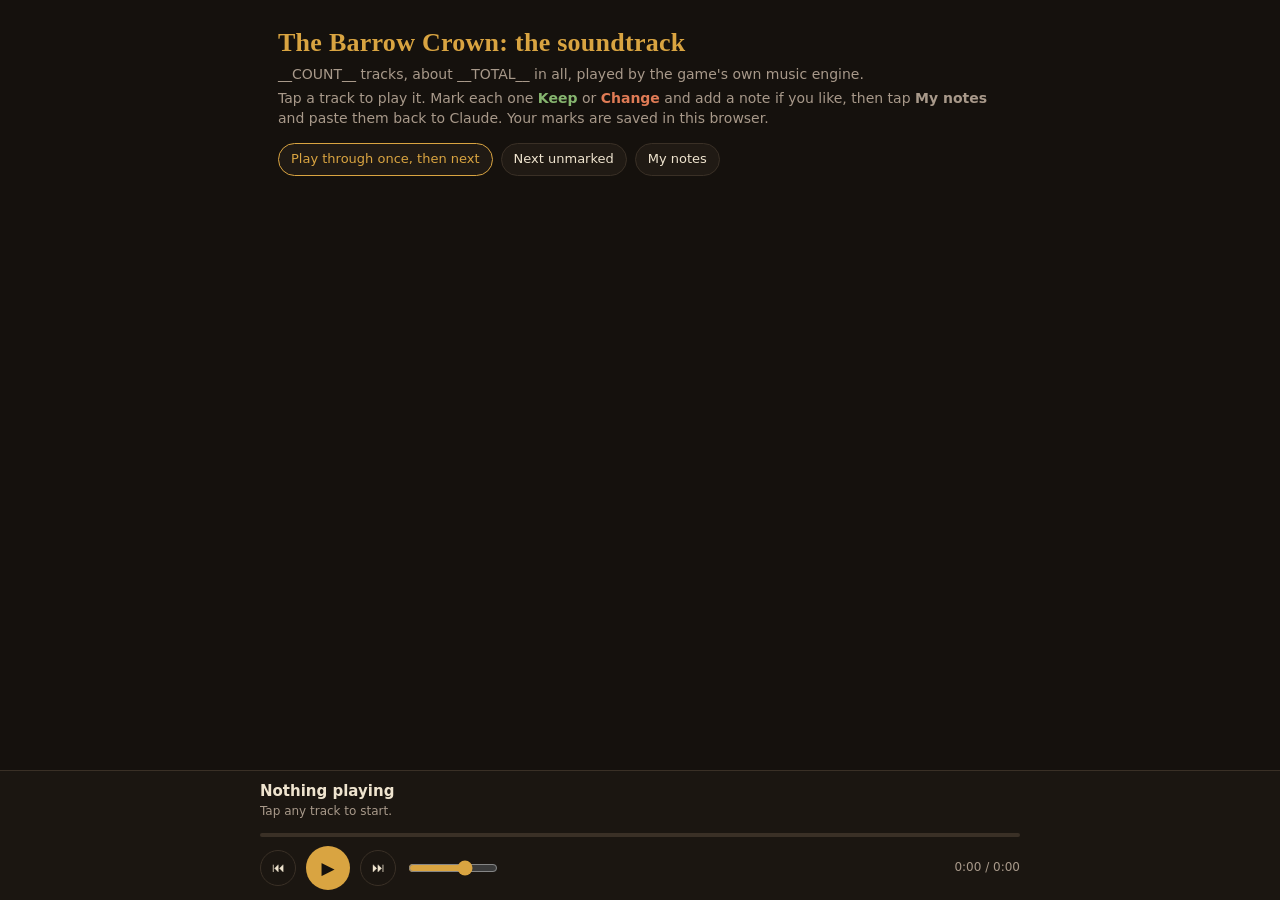
<file: tools/playlist.html>
<!DOCTYPE html>
<html lang="en">
<head>
<meta charset="utf-8">
<meta name="viewport" content="width=device-width, initial-scale=1">
<title>The Barrow Crown: soundtrack</title>
<style>
  :root { --bg: #15110d; --panel: #201a14; --line: #3a3026; --ink: #efe4cf; --muted: #a8998a; --gold: #d9a441; --keep: #86b56f; --change: #e07b55; }
  * { box-sizing: border-box; }
  html, body { margin: 0; background: var(--bg); color: var(--ink); font: 15px/1.45 system-ui, -apple-system, "Segoe UI", sans-serif; }
  header { padding: 28px 18px 8px; max-width: 760px; margin: 0 auto; }
  h1 { font: 600 26px/1.15 Georgia, "Iowan Old Style", serif; margin: 0 0 6px; color: var(--gold); letter-spacing: .01em; }
  header p { margin: 4px 0; color: var(--muted); font-size: 14px; }
  .tools { display: flex; gap: 8px; flex-wrap: wrap; margin: 14px 0 0; }
  button { font: inherit; color: inherit; background: none; border: 0; cursor: pointer; }
  .pill { border: 1px solid var(--line); border-radius: 999px; padding: 6px 12px; font-size: 13px; background: var(--panel); }
  .pill:hover { border-color: var(--gold); }
  .pill.on { border-color: var(--gold); color: var(--gold); }
  main { max-width: 760px; margin: 0 auto; padding: 0 10px 170px; }
  h2 { font: 600 18px/1.2 Georgia, serif; margin: 26px 8px 2px; color: var(--ink); }
  .gnote { margin: 0 8px 10px; color: var(--muted); font-size: 13px; }
  .row { border-top: 1px solid var(--line); padding: 10px 8px; display: grid; grid-template-columns: 36px 1fr auto; gap: 4px 10px; align-items: start; }
  .row.playing { background: linear-gradient(90deg, rgba(217,164,65,.12), transparent 70%); }
  .play { width: 34px; height: 34px; border-radius: 50%; border: 1px solid var(--line); display: grid; place-items: center; font-size: 13px; color: var(--gold); margin-top: 1px; }
  .row.playing .play { background: var(--gold); color: var(--bg); border-color: var(--gold); }
  .t { font-weight: 600; cursor: pointer; }
  .w { color: var(--muted); font-size: 13px; }
  .len { color: var(--muted); font-size: 13px; font-variant-numeric: tabular-nums; padding-top: 6px; }
  .verdict { grid-column: 2 / 4; display: flex; gap: 6px; align-items: center; flex-wrap: wrap; margin-top: 4px; }
  .v { border: 1px solid var(--line); border-radius: 999px; padding: 3px 10px; font-size: 12px; color: var(--muted); }
  .v.keep.on { border-color: var(--keep); color: var(--keep); }
  .v.change.on { border-color: var(--change); color: var(--change); }
  .note { flex: 1 1 200px; min-width: 0; background: var(--panel); border: 1px solid var(--line); color: var(--ink); border-radius: 8px; padding: 5px 9px; font: inherit; font-size: 13px; }
  .note:focus { outline: none; border-color: var(--gold); }
  #bar { position: fixed; left: 0; right: 0; bottom: 0; background: rgba(28,23,18,.97); border-top: 1px solid var(--line); padding: 10px 14px calc(10px + env(safe-area-inset-bottom)); backdrop-filter: blur(6px); }
  #bar .in { max-width: 760px; margin: 0 auto; }
  #now { font-weight: 600; white-space: nowrap; overflow: hidden; text-overflow: ellipsis; }
  #nowwhere { color: var(--muted); font-size: 12px; white-space: nowrap; overflow: hidden; text-overflow: ellipsis; }
  #prog { height: 18px; margin: 6px 0 2px; position: relative; cursor: pointer; }
  #prog::before { content: ''; position: absolute; left: 0; right: 0; top: 7px; height: 4px; background: var(--line); border-radius: 2px; }
  #fill { position: absolute; left: 0; top: 7px; height: 4px; background: var(--gold); border-radius: 2px; width: 0; }
  .ctl { display: flex; align-items: center; gap: 10px; }
  .ctl .big { width: 44px; height: 44px; border-radius: 50%; background: var(--gold); color: var(--bg); font-size: 17px; }
  .ctl .sm { width: 36px; height: 36px; border-radius: 50%; border: 1px solid var(--line); font-size: 13px; }
  #time { font-size: 12px; color: var(--muted); font-variant-numeric: tabular-nums; margin-left: auto; }
  #vol { width: 90px; accent-color: var(--gold); }
  #notesPanel { display: none; position: fixed; inset: 0; background: rgba(10,8,6,.85); z-index: 5; padding: 20px; }
  #notesPanel .box { max-width: 640px; margin: 5vh auto 0; background: var(--panel); border: 1px solid var(--line); border-radius: 12px; padding: 16px; }
  #notesPanel textarea { width: 100%; height: 50vh; background: var(--bg); color: var(--ink); border: 1px solid var(--line); border-radius: 8px; padding: 10px; font: 13px/1.45 ui-monospace, Menlo, monospace; }
  #notesPanel h3 { margin: 0 0 6px; font: 600 18px Georgia, serif; color: var(--gold); }
  #notesPanel p { color: var(--muted); font-size: 13px; margin: 0 0 10px; }
  .row .len .tick { color: var(--keep); }
  @media (max-width: 520px) { #vol { display: none; } h1 { font-size: 23px; } }
</style>
</head>
<body>
<header>
  <h1>The Barrow Crown: the soundtrack</h1>
  <p>__COUNT__ tracks, about __TOTAL__ in all, played by the game's own music engine.</p>
  <p>Tap a track to play it. Mark each one <b style="color:var(--keep)">Keep</b> or <b style="color:var(--change)">Change</b> and add a note if you like, then tap <b>My notes</b> and paste them back to Claude. Your marks are saved in this browser.</p>
  <div class="tools">
    <button class="pill on" id="once" title="Each track plays through once, then the next one starts">Play through once, then next</button>
    <button class="pill" id="unmarked">Next unmarked</button>
    <button class="pill" id="mynotes">My notes</button>
  </div>
</header>
<main id="list"></main>
<div id="bar"><div class="in">
  <div id="now">Nothing playing</div><div id="nowwhere">Tap any track to start.</div>
  <div id="prog" title="Jump to here (to the nearest bar)"><div id="fill"></div></div>
  <div class="ctl">
    <button class="sm" id="prev" aria-label="Previous">&#9198;</button>
    <button class="big" id="pp" aria-label="Play or pause">&#9654;</button>
    <button class="sm" id="next" aria-label="Next">&#9197;</button>
    <input type="range" id="vol" min="1" max="10" value="7" aria-label="Volume">
    <span id="time">0:00 / 0:00</span>
  </div>
</div></div>
<div id="notesPanel"><div class="box">
  <h3>My notes</h3>
  <p>Copy this and paste it to Claude.</p>
  <textarea id="notesText" readonly></textarea>
  <div class="tools"><button class="pill on" id="copy">Copy</button><button class="pill" id="closeNotes">Close</button><button class="pill" id="clear">Clear all marks</button></div>
</div></div>
<script>
const MUSIC = /*__MUSIC__*/;
const GROUPS = /*__GROUPS__*/;
window.G = { opts: { music: true, sfx: false, musicVol: 7, sfxVol: 0 }, D: { music: MUSIC }, fast: false };
/*__AUDIO__*/
(function () {
  const KEY = 'barrow-crown-playlist-v1';
  let marks = {};
  try { marks = JSON.parse(localStorage.getItem(KEY) || '{}') || {}; } catch (e) { marks = {}; }
  const save = () => { try { localStorage.setItem(KEY, JSON.stringify(marks)); } catch (e) {} };
  const order = [], rowsEl = {}, byId = {};
  const fmt = s => { s = Math.max(0, Math.floor(s)); return Math.floor(s / 60) + ':' + String(s % 60).padStart(2, '0'); };
  const esc = s => String(s).replace(/[&<>"]/g, c => ({ '&': '&amp;', '<': '&lt;', '>': '&gt;', '"': '&quot;' }[c]));
  const list = document.getElementById('list');
  for (const g of GROUPS) {
    const h = document.createElement('h2'); h.textContent = g.name; list.appendChild(h);
    if (g.note) { const p = document.createElement('p'); p.className = 'gnote'; p.textContent = g.note; list.appendChild(p); }
    for (const r of g.rows) {
      order.push(r.id); byId[r.id] = r;
      const where = [r.where, r.places.length ? r.places.join(', ') + (r.more ? ' and ' + r.more + ' more' : '') : ''].filter(Boolean).join(' ');
      const el = document.createElement('div'); el.className = 'row';
      el.innerHTML = '<button class="play" aria-label="Play">&#9654;</button><div><div class="t">' + esc(r.title) + '</div><div class="w">' + esc(where) + '</div></div><div class="len">' + fmt(r.secs) + '</div>' +
        '<div class="verdict"><button class="v keep">Keep</button><button class="v change">Change</button><input class="note" placeholder="Note (what to change, what you like)" value=""></div>';
      el.querySelector('.play').onclick = () => (cur !== r.id ? play(r.id) : playing ? pause() : resume());
      el.querySelector('.t').onclick = () => play(r.id);
      const m = marks[r.id] || {};
      const keep = el.querySelector('.keep'), change = el.querySelector('.change'), note = el.querySelector('.note');
      note.value = m.note || '';
      const paint = () => { const v = (marks[r.id] || {}).v; keep.classList.toggle('on', v === 'keep'); change.classList.toggle('on', v === 'change'); };
      const set = v => { marks[r.id] = Object.assign({}, marks[r.id], { v: (marks[r.id] || {}).v === v ? null : v }); save(); paint(); };
      keep.onclick = () => set('keep'); change.onclick = () => set('change');
      note.oninput = () => { marks[r.id] = Object.assign({}, marks[r.id], { note: note.value }); save(); };
      paint(); rowsEl[r.id] = el; list.appendChild(el);
    }
  }
  // iPhones mute web audio with the ring switch unless the page also plays an <audio> element: a silent one, looped
  let silent = null;
  function wake() {
    try { if (navigator.audioSession) navigator.audioSession.type = 'playback'; } catch (e) {}
    if (!silent) {
      try {
        const n = 4410, buf = new ArrayBuffer(44 + n * 2), v = new DataView(buf), w = (o, s) => { for (let i = 0; i < s.length; i++) v.setUint8(o + i, s.charCodeAt(i)); };
        w(0, 'RIFF'); v.setUint32(4, 36 + n * 2, true); w(8, 'WAVEfmt '); v.setUint32(16, 16, true); v.setUint16(20, 1, true); v.setUint16(22, 1, true);
        v.setUint32(24, 44100, true); v.setUint32(28, 88200, true); v.setUint16(32, 2, true); v.setUint16(34, 16, true); w(36, 'data'); v.setUint32(40, n * 2, true);
        silent = new Audio(URL.createObjectURL(new Blob([buf], { type: 'audio/wav' }))); silent.loop = true; silent.setAttribute('playsinline', '');
      } catch (e) { silent = false; }
    }
    if (silent) { const p = silent.play(); if (p && p.catch) p.catch(() => {}); }
    G.audio.unlock();
  }
  let cur = null, playing = false, pausedAt = 0, once = true;
  const now = document.getElementById('now'), nowwhere = document.getElementById('nowwhere'), fill = document.getElementById('fill'), time = document.getElementById('time'), pp = document.getElementById('pp');
  function show() {
    for (const id in rowsEl) rowsEl[id].classList.toggle('playing', id === cur);
    pp.innerHTML = playing ? '&#10074;&#10074;' : '&#9654;';
    for (const id in rowsEl) rowsEl[id].querySelector('.play').innerHTML = id === cur && playing ? '&#10074;&#10074;' : '&#9654;';
    if (cur) { const r = byId[cur]; now.textContent = r.title; nowwhere.textContent = rowsEl[cur].querySelector('.w').textContent || cur; }
  }
  function start(id, fromStep) {
    wake(); G.audio.music(null); G.__from = fromStep || 0; G.audio.music(id); cur = id; playing = true; show();
  }
  function play(id) { pausedAt = 0; start(id, 0); const el = rowsEl[id]; const r = el.getBoundingClientRect(); if (r.top < 0 || r.bottom > innerHeight - 150) el.scrollIntoView({ block: 'center', behavior: 'smooth' }); }
  function pause() { const i = G.audio.info(); pausedAt = i ? i.t % i.len : 0; G.audio.music(null); playing = false; show(); }
  function resume() { if (!cur) return play(order[0]); const t = MUSIC[cur], step = 30 / t.bpm; start(cur, Math.floor(pausedAt / step / 8) * 8); }
  const step = d => { const i = order.indexOf(cur); play(order[(i + d + order.length) % order.length]); };
  pp.onclick = () => (playing ? pause() : resume());
  document.getElementById('prev').onclick = () => step(-1);
  document.getElementById('next').onclick = () => step(1);
  document.getElementById('once').onclick = e => { once = !once; e.currentTarget.classList.toggle('on', once); };
  document.getElementById('unmarked').onclick = () => { const i = order.indexOf(cur); for (let k = 1; k <= order.length; k++) { const id = order[(i + k + order.length) % order.length]; if (!(marks[id] || {}).v) return play(id); } };
  document.getElementById('vol').oninput = e => { G.opts.musicVol = +e.target.value; G.audio.setOpts(); };
  document.getElementById('prog').onclick = e => {
    if (!cur) return; const r = e.currentTarget.getBoundingClientRect(), f = Math.max(0, Math.min(0.999, (e.clientX - r.left) / r.width));
    const i = G.audio.info(), t = MUSIC[cur]; let steps = i ? i.steps : 0;
    if (!steps) { const s = 30 / t.bpm; steps = Math.round(byId[cur].secs / s); }
    pausedAt = Math.floor(f * steps / 8) * 8 * (30 / t.bpm); start(cur, Math.floor(f * steps / 8) * 8);
  };
  setInterval(() => {
    const i = playing && G.audio.info();
    if (i) {
      if (once && i.t >= i.len - 0.05) { step(1); return; }
      const t = i.t % i.len; fill.style.width = (100 * t / i.len) + '%'; time.textContent = fmt(t) + ' / ' + fmt(i.len);
    } else if (cur) { const len = byId[cur].secs; fill.style.width = (100 * pausedAt / len) + '%'; time.textContent = fmt(pausedAt) + ' / ' + fmt(len); }
  }, 200);
  // notes to send back
  const panel = document.getElementById('notesPanel'), ta = document.getElementById('notesText');
  function notesText() {
    const ch = [], kp = [], nt = [];
    for (const id of order) {
      const m = marks[id] || {}, r = byId[id], n = (m.note || '').trim(), label = r.title + ' [' + id + ']';
      if (m.v === 'change') ch.push('- ' + label + (n ? ': ' + n : ''));
      else if (m.v === 'keep') kp.push(label + (n ? ' (' + n + ')' : ''));
      else if (n) nt.push('- ' + label + ': ' + n);
    }
    const out = ['Barrow Crown soundtrack notes', ''];
    out.push('CHANGE (' + ch.length + '):', ...(ch.length ? ch : ['- none']), '');
    if (nt.length) out.push('NOTES (not marked):', ...nt, '');
    out.push('KEEP (' + kp.length + '): ' + (kp.length ? kp.join('; ') : 'none'), '');
    const left = order.filter(id => !(marks[id] || {}).v).length;
    out.push(left ? left + ' tracks not marked yet.' : 'Every track marked.');
    return out.join('\n');
  }
  document.getElementById('mynotes').onclick = () => { ta.value = notesText(); panel.style.display = 'block'; };
  document.getElementById('closeNotes').onclick = () => { panel.style.display = 'none'; };
  document.getElementById('copy').onclick = async e => {
    ta.select(); let ok = false;
    try { await navigator.clipboard.writeText(ta.value); ok = true; } catch (err) { try { ok = document.execCommand('copy'); } catch (err2) {} }
    e.currentTarget.textContent = ok ? 'Copied' : 'Select and copy'; setTimeout(() => { e.currentTarget.textContent = 'Copy'; }, 1600);
  };
  document.getElementById('clear').onclick = () => {
    if (!document.getElementById('clear').dataset.sure) { document.getElementById('clear').dataset.sure = 1; document.getElementById('clear').textContent = 'Tap again to clear'; return; }
    marks = {}; save(); location.reload();
  };
})();
</script>
</body>
</html>
</file>
